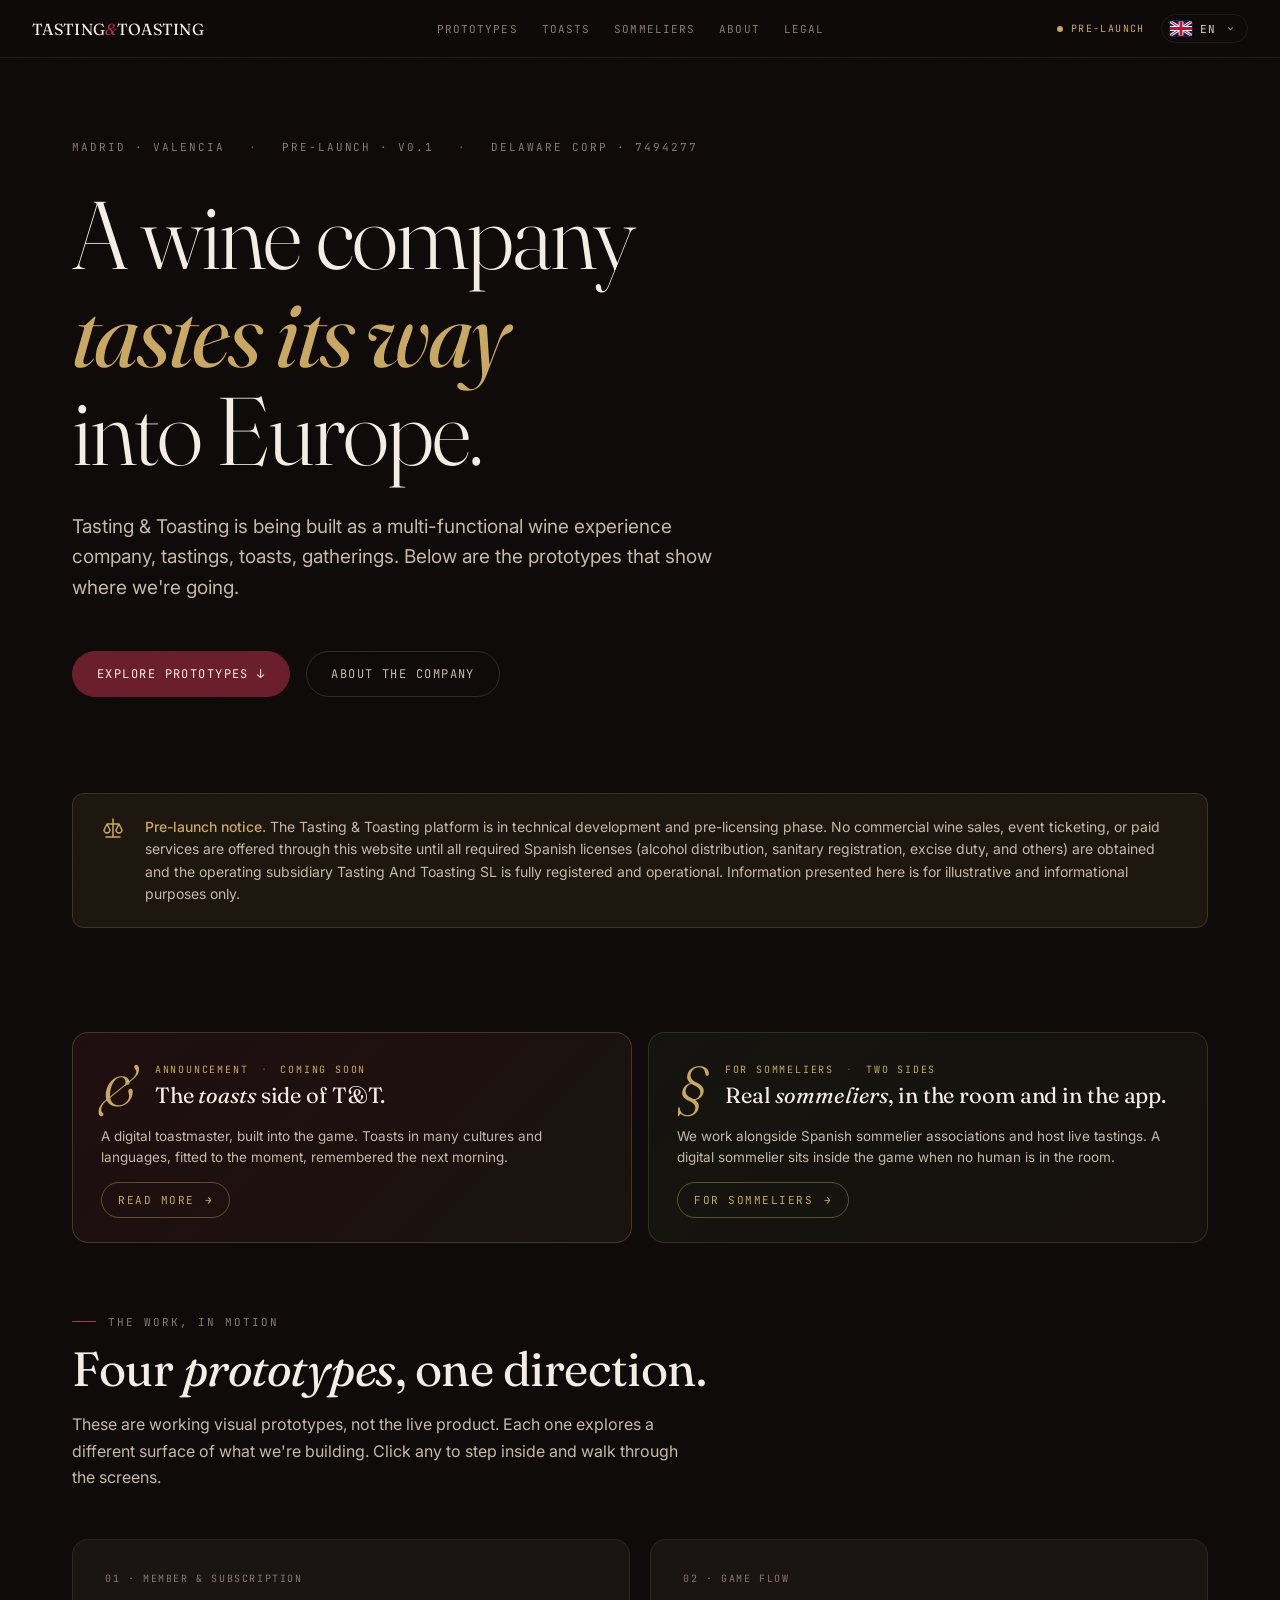
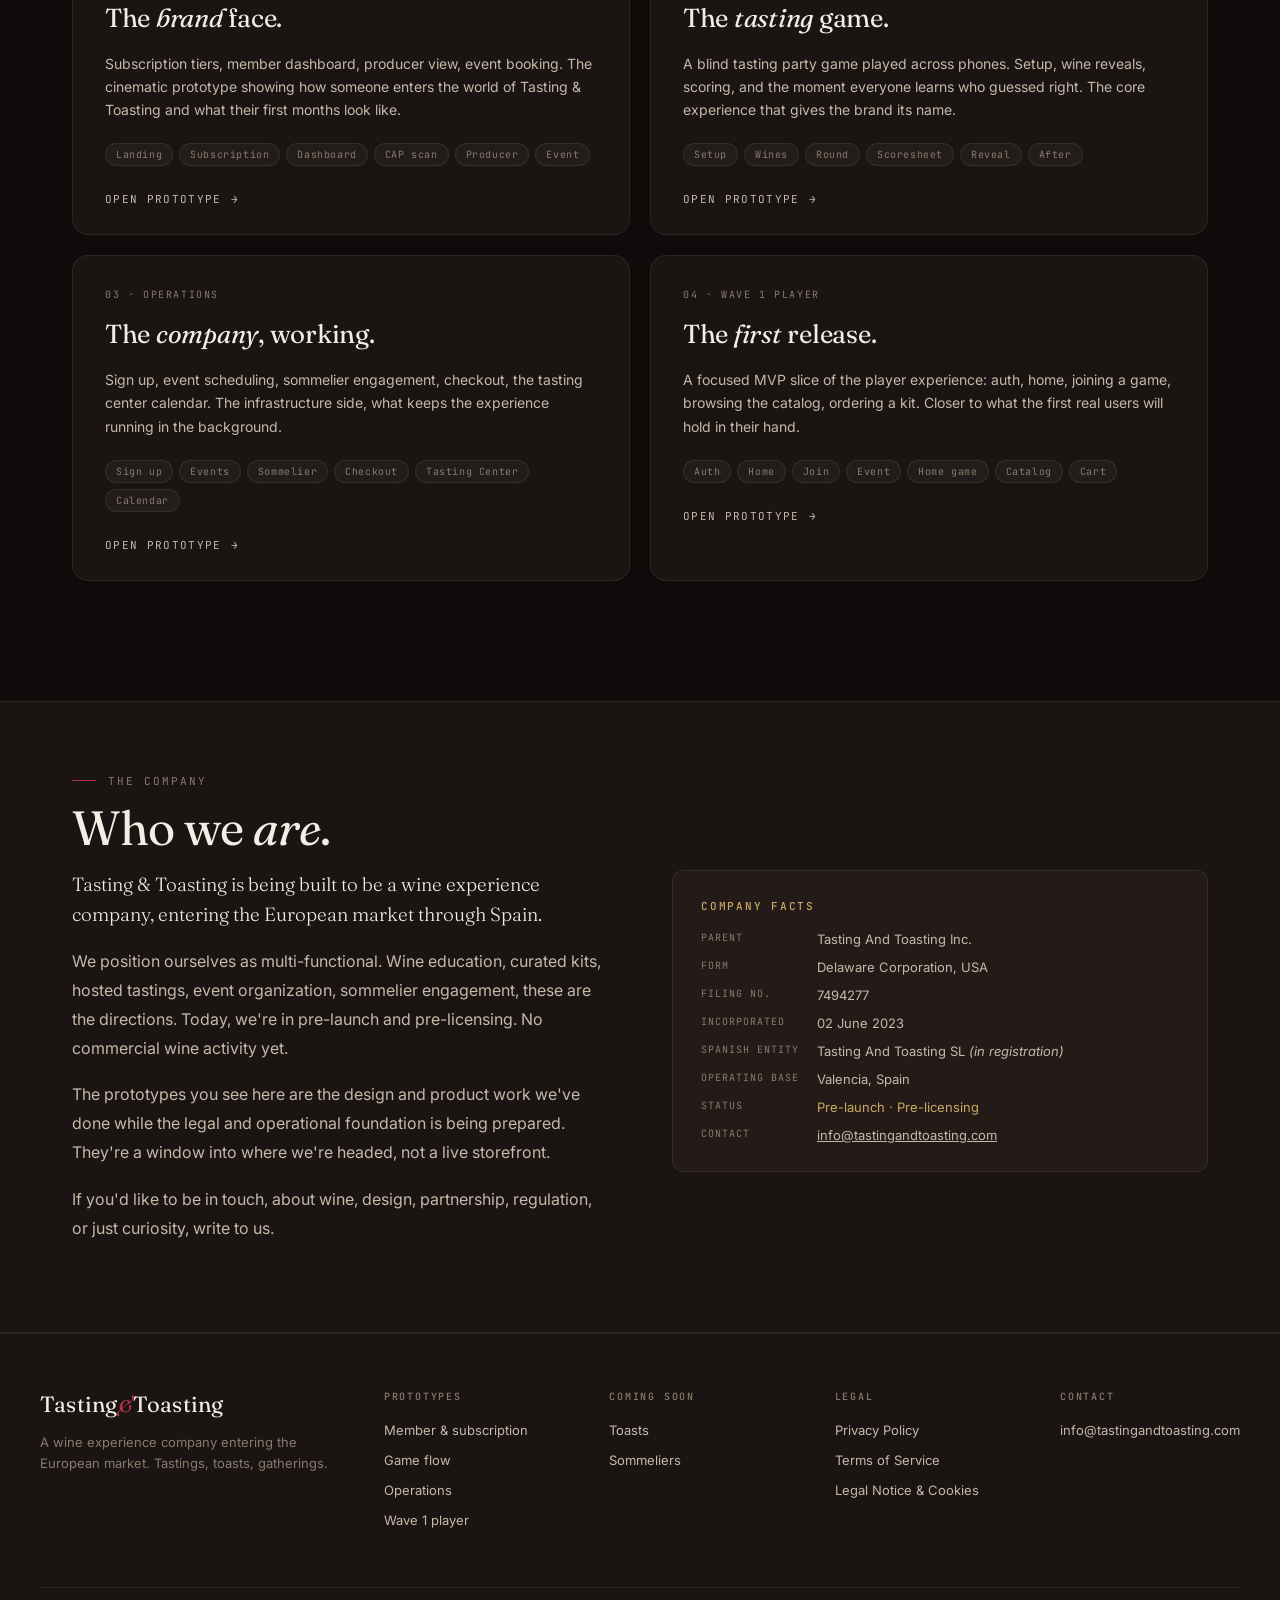
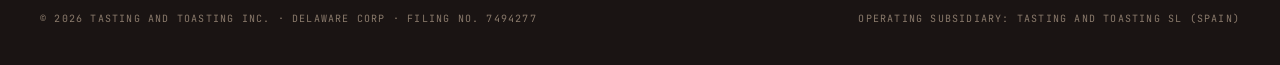
<file: index.html>
<!DOCTYPE html>
<html lang="en">
<head>
<meta charset="UTF-8">
<meta name="viewport" content="width=device-width, initial-scale=1.0">
<title>Tasting & Toasting, Wine experiences in Spain</title>
<meta name="description" content="Tasting & Toasting is a wine experience company entering the European market, tastings, toasts, gatherings. Currently in pre-launch.">
<link rel="preconnect" href="https://fonts.googleapis.com">
<link rel="preconnect" href="https://fonts.gstatic.com" crossorigin>
<link href="https://fonts.googleapis.com/css2?family=Fraunces:opsz,wght@9..144,300;9..144,400;9..144,500;9..144,600;9..144,700&family=JetBrains+Mono:wght@300;400;500&family=Inter:wght@300;400;500;600&display=swap" rel="stylesheet">
<link rel="stylesheet" href="assets/i18n.css">
<style>
:root {
  --bg: #0F0B0A;
  --bg-2: #1A1413;
  --bg-3: #241B19;
  --ink: #F4EDE4;
  --ink-2: #C7B8A8;
  --ink-3: #8A7A6B;
  --wine: #6B1E2C;
  --wine-2: #8B2838;
  --wine-bright: #B83246;
  --gold: #C9A961;
  --gold-bright: #E8C77A;
  --green: #4A6B3D;
  --line: rgba(244,237,228,0.08);
  --line-2: rgba(244,237,228,0.15);
}

* { margin: 0; padding: 0; box-sizing: border-box; }
html, body { background: var(--bg); color: var(--ink); font-family: 'Inter', sans-serif; -webkit-font-smoothing: antialiased; }
body { overflow-x: hidden; min-height: 100vh; }
a { color: inherit; text-decoration: none; }
.serif { font-family: 'Fraunces', serif; }
.mono { font-family: 'JetBrains Mono', monospace; }

/* Subtle grain overlay across the whole page */
.page-grain {
  position: fixed; inset: 0; pointer-events: none; z-index: 1;
  background-image: url("data:image/svg+xml;utf8,<svg xmlns='http://www.w3.org/2000/svg' width='200' height='200'><filter id='n'><feTurbulence baseFrequency='0.85' numOctaves='2' /></filter><rect width='200' height='200' filter='url(%23n)' opacity='0.4'/></svg>");
  opacity: 0.04;
  mix-blend-mode: overlay;
}

/* Top bar */
.topbar {
  position: fixed;
  top: 0; left: 0; right: 0;
  background: rgba(15,11,10,0.85);
  backdrop-filter: blur(20px);
  -webkit-backdrop-filter: blur(20px);
  border-bottom: 1px solid var(--line);
  z-index: 100;
  padding: 14px 32px;
  display: flex;
  align-items: center;
  justify-content: space-between;
  gap: 24px;
}
.topbar-brand {
  font-family: 'Fraunces', serif;
  font-size: 16px;
  letter-spacing: 0.02em;
}
.topbar-brand .amp { color: var(--wine-bright); font-style: italic; font-weight: 400; }
.topbar-links { display: flex; gap: 24px; align-items: center; }
.topbar-links a {
  font-family: 'JetBrains Mono', monospace;
  font-size: 11px;
  letter-spacing: 0.1em;
  text-transform: uppercase;
  color: var(--ink-3);
  transition: color 0.2s ease;
}
.topbar-links a:hover { color: var(--ink); }
.topbar-status {
  display: flex; align-items: center; gap: 8px;
  font-family: 'JetBrains Mono', monospace;
  font-size: 10px;
  text-transform: uppercase;
  letter-spacing: 0.14em;
  color: var(--gold);
}
.topbar-status::before {
  content: '';
  width: 6px; height: 6px;
  background: var(--gold);
  border-radius: 50%;
  animation: pulse 2s ease-in-out infinite;
}
.topbar-right { display: flex; align-items: center; gap: 16px; }
@media (max-width: 640px) {
  .topbar-right .topbar-status { display: none; }
}
@keyframes pulse {
  0%, 100% { opacity: 0.5; }
  50% { opacity: 1; }
}

/* HERO */
.hero {
  position: relative;
  padding: 140px 32px 96px;
  max-width: 1200px;
  margin: 0 auto;
  z-index: 2;
}
.hero-meta {
  font-family: 'JetBrains Mono', monospace;
  font-size: 11px;
  text-transform: uppercase;
  letter-spacing: 0.18em;
  color: var(--ink-3);
  margin-bottom: 32px;
  display: flex;
  gap: 24px;
  flex-wrap: wrap;
}
.hero-meta .dot { color: var(--wine-bright); }
.hero-headline {
  font-family: 'Fraunces', serif;
  font-weight: 300;
  font-size: clamp(48px, 8vw, 96px);
  line-height: 1.02;
  letter-spacing: -0.02em;
  margin-bottom: 32px;
  max-width: 1000px;
}
.hero-headline .em {
  font-style: italic;
  font-weight: 400;
  color: var(--gold);
}
.hero-headline .amp {
  color: var(--wine-bright);
  font-style: italic;
  font-weight: 400;
}
.hero-sub {
  font-family: 'Inter', sans-serif;
  font-size: clamp(16px, 1.5vw, 19px);
  line-height: 1.6;
  color: var(--ink-2);
  max-width: 640px;
  margin-bottom: 48px;
}
.hero-actions {
  display: flex;
  gap: 16px;
  flex-wrap: wrap;
}
.hero-btn {
  display: inline-flex;
  align-items: center;
  gap: 8px;
  padding: 14px 24px;
  font-family: 'JetBrains Mono', monospace;
  font-size: 12px;
  text-transform: uppercase;
  letter-spacing: 0.12em;
  border-radius: 999px;
  transition: all 0.25s ease;
  cursor: pointer;
  border: 1px solid;
}
.hero-btn-primary {
  background: var(--wine);
  color: var(--ink);
  border-color: var(--wine);
}
.hero-btn-primary:hover {
  background: var(--wine-bright);
  border-color: var(--wine-bright);
  transform: translateY(-1px);
}
.hero-btn-ghost {
  background: transparent;
  color: var(--ink-2);
  border-color: var(--line-2);
}
.hero-btn-ghost:hover {
  color: var(--ink);
  border-color: var(--ink-3);
}

/* Pre-launch banner */
.banner {
  max-width: 1200px;
  margin: 0 auto 80px;
  padding: 0 32px;
  position: relative;
  z-index: 2;
}
.banner-inner {
  background: rgba(201, 169, 97, 0.08);
  border: 1px solid rgba(201, 169, 97, 0.2);
  border-radius: 12px;
  padding: 22px 28px;
  display: flex;
  gap: 20px;
  align-items: flex-start;
}
.banner-icon {
  flex-shrink: 0;
  width: 24px;
  height: 24px;
  color: var(--gold);
}
.banner-icon svg { width: 100%; height: 100%; display: block; }
.banner-text { color: var(--ink-2); font-size: 14px; line-height: 1.6; }
.banner-text strong { color: var(--gold); font-weight: 500; }

/* PROTOTYPES SECTION */
.section {
  max-width: 1200px;
  margin: 0 auto;
  padding: 72px 32px;
  position: relative;
  z-index: 2;
}
.section-label {
  font-family: 'JetBrains Mono', monospace;
  font-size: 11px;
  text-transform: uppercase;
  letter-spacing: 0.18em;
  color: var(--ink-3);
  margin-bottom: 14px;
  display: flex;
  align-items: center;
  gap: 12px;
}
.section-label::before {
  content: '';
  width: 24px;
  height: 1px;
  background: var(--wine-bright);
}
.section-title {
  font-family: 'Fraunces', serif;
  font-weight: 400;
  font-size: clamp(32px, 4.5vw, 48px);
  line-height: 1.1;
  letter-spacing: -0.01em;
  margin-bottom: 16px;
}
.section-title .em { font-style: italic; color: var(--gold); }
.section-intro {
  font-size: 16px;
  line-height: 1.65;
  color: var(--ink-2);
  max-width: 620px;
  margin-bottom: 48px;
}

/* Prototype cards */
.proto-grid {
  display: grid;
  grid-template-columns: repeat(2, 1fr);
  gap: 20px;
}
.proto-card {
  background: var(--bg-2);
  border: 1px solid var(--line);
  border-radius: 16px;
  padding: 32px 32px 28px;
  display: flex;
  flex-direction: column;
  gap: 18px;
  transition: all 0.25s ease;
  position: relative;
  overflow: hidden;
  cursor: pointer;
}
.proto-card::before {
  content: '';
  position: absolute;
  top: 0; left: 0; right: 0;
  height: 2px;
  background: linear-gradient(90deg, transparent, var(--wine-bright), transparent);
  opacity: 0;
  transition: opacity 0.25s ease;
}
.proto-card:hover {
  border-color: var(--line-2);
  background: var(--bg-3);
  transform: translateY(-2px);
}
.proto-card:hover::before { opacity: 1; }

.proto-card-meta {
  font-family: 'JetBrains Mono', monospace;
  font-size: 10px;
  text-transform: uppercase;
  letter-spacing: 0.16em;
  color: var(--ink-3);
}
.proto-card-meta .num { color: var(--gold); }
.proto-card h3 {
  font-family: 'Fraunces', serif;
  font-weight: 400;
  font-size: 26px;
  line-height: 1.2;
  letter-spacing: -0.01em;
  color: var(--ink);
}
.proto-card h3 .em { font-style: italic; color: var(--gold); }
.proto-card p {
  font-size: 14px;
  line-height: 1.65;
  color: var(--ink-2);
}
.proto-card-screens {
  display: flex;
  flex-wrap: wrap;
  gap: 6px;
  margin-top: 4px;
}
.proto-card-screens .chip {
  font-family: 'JetBrains Mono', monospace;
  font-size: 10px;
  letter-spacing: 0.06em;
  padding: 4px 10px;
  background: rgba(244,237,228,0.04);
  border: 1px solid var(--line);
  border-radius: 999px;
  color: var(--ink-3);
}
.proto-card-cta {
  display: flex;
  align-items: center;
  gap: 10px;
  margin-top: 8px;
  font-family: 'JetBrains Mono', monospace;
  font-size: 11px;
  text-transform: uppercase;
  letter-spacing: 0.12em;
  color: var(--ink-2);
  transition: color 0.25s ease, gap 0.25s ease;
}
.proto-card:hover .proto-card-cta {
  color: var(--gold);
  gap: 14px;
}

/* About section */
.about {
  background: var(--bg-2);
  border-top: 1px solid var(--line);
  border-bottom: 1px solid var(--line);
  margin-top: 48px;
}
.about-grid {
  display: grid;
  grid-template-columns: 1fr 1fr;
  gap: 64px;
  align-items: start;
}
.about-text p {
  font-size: 16px;
  line-height: 1.8;
  color: var(--ink-2);
  margin-bottom: 18px;
}
.about-text p:first-of-type {
  font-size: 19px;
  color: var(--ink);
  font-family: 'Fraunces', serif;
  font-weight: 300;
  line-height: 1.55;
}
.about-card {
  background: var(--bg-3);
  border: 1px solid var(--line);
  border-radius: 12px;
  padding: 28px;
}
.about-card h4 {
  font-family: 'JetBrains Mono', monospace;
  font-size: 11px;
  font-weight: 500;
  text-transform: uppercase;
  letter-spacing: 0.16em;
  color: var(--gold);
  margin-bottom: 18px;
}
.about-card dl {
  display: grid;
  grid-template-columns: max-content 1fr;
  gap: 12px 18px;
  font-size: 13px;
}
.about-card dt {
  font-family: 'JetBrains Mono', monospace;
  text-transform: uppercase;
  font-size: 10px;
  letter-spacing: 0.1em;
  color: var(--ink-3);
}
.about-card dd { color: var(--ink-2); }

/* Footer (same as injected into prototypes, kept inline for index since no inject) */
.tt-footer {
  background: var(--bg-2);
  border-top: 1px solid var(--line);
  padding: 56px 32px 40px;
  margin-top: 0;
  font-family: 'Inter', sans-serif;
  color: var(--ink-3);
  position: relative;
  z-index: 2;
}
.tt-footer-inner {
  max-width: 1200px;
  margin: 0 auto;
  display: grid;
  grid-template-columns: 1.5fr 0.9fr 0.9fr 0.9fr 0.9fr;
  gap: 48px;
}
.tt-footer-brand {
  font-family: 'Fraunces', serif;
  font-size: 22px;
  color: var(--ink);
  margin-bottom: 14px;
  letter-spacing: 0.01em;
}
.tt-footer-brand .amp { color: var(--wine-bright); font-style: italic; font-weight: 400; }
.tt-footer-tagline { font-size: 13px; line-height: 1.6; color: var(--ink-3); max-width: 320px; }
.tt-footer-col h4 {
  font-family: 'JetBrains Mono', monospace;
  font-size: 10px;
  font-weight: 500;
  text-transform: uppercase;
  letter-spacing: 0.18em;
  color: var(--ink-3);
  margin-bottom: 16px;
}
.tt-footer-col ul { list-style: none; }
.tt-footer-col li { margin-bottom: 10px; }
.tt-footer-col a {
  color: var(--ink-2);
  font-size: 13px;
  transition: color 0.2s ease;
}
.tt-footer-col a:hover { color: var(--gold); }
.tt-footer-bottom {
  max-width: 1200px;
  margin: 48px auto 0;
  padding-top: 24px;
  border-top: 1px solid var(--line);
  display: flex;
  justify-content: space-between;
  flex-wrap: wrap;
  gap: 16px;
  font-family: 'JetBrains Mono', monospace;
  font-size: 10px;
  text-transform: uppercase;
  letter-spacing: 0.12em;
  color: var(--ink-3);
}

/* Responsive */
@media (max-width: 900px) {
  .topbar { padding: 12px 20px; }
  .topbar-links { display: none; }
  .hero { padding: 120px 20px 64px; }
  .banner { padding: 0 20px; margin-bottom: 56px; }
  .section { padding: 56px 20px; }
  .proto-grid { grid-template-columns: 1fr; }
  .about-grid { grid-template-columns: 1fr; gap: 32px; }
  .tt-footer-inner { grid-template-columns: 1fr 1fr; }
  .tt-footer-bottom { flex-direction: column; }
}
@media (max-width: 600px) {
  .tt-footer-inner { grid-template-columns: 1fr; gap: 32px; }
  .tt-footer { padding: 40px 20px 32px; }
}
/* Announcement insert (toasts + sommeliers, two-up) */
.announcements {
  max-width: 1200px;
  margin: 0 auto;
  padding: 24px 32px 0;
  position: relative;
  z-index: 2;
  display: grid;
  grid-template-columns: 1fr 1fr;
  gap: 16px;
}
.announcement-card {
  position: relative;
  display: flex;
  flex-direction: column;
  gap: 14px;
  padding: 28px 28px 24px;
  background: linear-gradient(135deg, rgba(107, 30, 44, 0.18), rgba(201, 169, 97, 0.06));
  border: 1px solid rgba(201, 169, 97, 0.25);
  border-radius: 16px;
  text-decoration: none;
  color: var(--ink);
  overflow: hidden;
  transition: all 0.3s ease;
}
.announcement-card.alt {
  background: linear-gradient(135deg, rgba(74, 107, 61, 0.10), rgba(201, 169, 97, 0.04));
  border-color: rgba(201, 169, 97, 0.18);
}
.announcement-card::before {
  content: '';
  position: absolute;
  top: 0; left: 0; right: 0;
  height: 2px;
  background: linear-gradient(90deg, transparent, var(--gold), transparent);
  opacity: 0;
  transition: opacity 0.3s ease;
}
.announcement-card:hover {
  border-color: var(--gold);
  background: linear-gradient(135deg, rgba(107, 30, 44, 0.28), rgba(201, 169, 97, 0.10));
  transform: translateY(-2px);
}
.announcement-card.alt:hover {
  background: linear-gradient(135deg, rgba(74, 107, 61, 0.16), rgba(201, 169, 97, 0.08));
}
.announcement-card:hover::before { opacity: 1; }

.announcement-top {
  display: grid;
  grid-template-columns: auto 1fr;
  gap: 20px;
  align-items: center;
}
.announcement-mark {
  font-family: 'Fraunces', serif;
  font-style: italic;
  font-weight: 300;
  font-size: 56px;
  line-height: 0.9;
  color: var(--gold);
  flex-shrink: 0;
  letter-spacing: -0.02em;
}
.announcement-eyebrow {
  font-family: 'JetBrains Mono', monospace;
  font-size: 10px;
  text-transform: uppercase;
  letter-spacing: 0.18em;
  color: var(--gold);
  display: flex;
  gap: 12px;
  align-items: center;
  margin-bottom: 6px;
}
.announcement-eyebrow .dot { color: var(--wine-bright); }
.announcement-title {
  font-family: 'Fraunces', serif;
  font-weight: 400;
  font-size: clamp(19px, 2vw, 22px);
  line-height: 1.25;
  letter-spacing: -0.005em;
  color: var(--ink);
}
.announcement-title .em { font-style: italic; color: var(--gold); }
.announcement-title .amp { color: var(--wine-bright); font-style: italic; font-weight: 400; }
.announcement-sub {
  font-size: 13.5px;
  line-height: 1.55;
  color: var(--ink-2);
}

.announcement-cta {
  font-family: 'JetBrains Mono', monospace;
  font-size: 11px;
  text-transform: uppercase;
  letter-spacing: 0.14em;
  color: var(--gold);
  display: inline-flex;
  align-items: center;
  gap: 10px;
  padding: 10px 16px;
  border: 1px solid rgba(201, 169, 97, 0.4);
  border-radius: 999px;
  white-space: nowrap;
  transition: all 0.25s ease;
  align-self: flex-start;
  margin-top: auto;
}
.announcement-card:hover .announcement-cta {
  background: var(--gold);
  color: var(--bg);
  border-color: var(--gold);
  gap: 14px;
}
@media (max-width: 880px) {
  .announcements { grid-template-columns: 1fr; }
}
@media (max-width: 600px) {
  .announcement-top { grid-template-columns: 1fr; gap: 8px; }
  .announcement-mark { font-size: 44px; }
}

</style>
</head>
<body>
<div class="page-grain"></div>

<!-- Flag sprite inline (4KB, used by language switcher) -->
<svg xmlns="http://www.w3.org/2000/svg" style="display:none;" aria-hidden="true">
  <!-- All flags use a 3:2 aspect ratio (60x40 viewBox) for consistency. -->

  <!-- ENGLISH (UK Union Jack) -->
  <symbol id="flag-en" viewBox="0 0 60 40">
    <rect width="60" height="40" fill="#012169"/>
    <!-- White diagonals (St Andrew + St Patrick base) -->
    <path d="M0,0 L60,40 M60,0 L0,40" stroke="#fff" stroke-width="8"/>
    <!-- Red diagonals (St Patrick) -->
    <path d="M0,0 L60,40 M60,0 L0,40" stroke="#C8102E" stroke-width="3" clip-path="url(#stp-clip)"/>
    <!-- Big white cross (St George base) -->
    <path d="M30,0 V40 M0,20 H60" stroke="#fff" stroke-width="13"/>
    <!-- Big red cross (St George) -->
    <path d="M30,0 V40 M0,20 H60" stroke="#C8102E" stroke-width="8"/>
    <defs>
      <clipPath id="stp-clip">
        <polygon points="0,0 30,0 0,20"/>
        <polygon points="60,0 30,0 60,20"/>
        <polygon points="60,40 30,40 60,20"/>
        <polygon points="0,40 30,40 0,20"/>
      </clipPath>
    </defs>
  </symbol>

  <!-- FRENCH (tricolore: bleu blanc rouge) -->
  <symbol id="flag-fr" viewBox="0 0 60 40">
    <rect width="20" height="40" x="0" fill="#0055A4"/>
    <rect width="20" height="40" x="20" fill="#FFFFFF"/>
    <rect width="20" height="40" x="40" fill="#EF4135"/>
  </symbol>

  <!-- RUSSIAN (white-blue-red horizontal) -->
  <symbol id="flag-ru" viewBox="0 0 60 40">
    <rect width="60" height="13.33" y="0" fill="#FFFFFF"/>
    <rect width="60" height="13.33" y="13.33" fill="#0039A6"/>
    <rect width="60" height="13.34" y="26.66" fill="#D52B1E"/>
  </symbol>

  <!-- SPANISH (rojo-amarillo-rojo with simplified coat placeholder) -->
  <symbol id="flag-es" viewBox="0 0 60 40">
    <rect width="60" height="10" y="0" fill="#AA151B"/>
    <rect width="60" height="20" y="10" fill="#F1BF00"/>
    <rect width="60" height="10" y="30" fill="#AA151B"/>
    <!-- Simplified coat as small marker (placed off-center as in real flag) -->
    <g transform="translate(18,15)">
      <rect width="8" height="10" fill="#AD1519" opacity="0.85" rx="1"/>
      <rect width="8" height="10" fill="none" stroke="#C7B37F" stroke-width="0.4"/>
    </g>
  </symbol>

  <!-- UKRAINIAN (blue top, yellow bottom) -->
  <symbol id="flag-uk" viewBox="0 0 60 40">
    <rect width="60" height="20" y="0" fill="#0057B7"/>
    <rect width="60" height="20" y="20" fill="#FFD700"/>
  </symbol>

  <!-- ITALIAN (verde bianco rosso) -->
  <symbol id="flag-it" viewBox="0 0 60 40">
    <rect width="20" height="40" x="0" fill="#009246"/>
    <rect width="20" height="40" x="20" fill="#FFFFFF"/>
    <rect width="20" height="40" x="40" fill="#CE2B37"/>
  </symbol>

  <!-- GERMAN (schwarz-rot-gold horizontal) -->
  <symbol id="flag-de" viewBox="0 0 60 40">
    <rect width="60" height="13.33" y="0" fill="#000000"/>
    <rect width="60" height="13.33" y="13.33" fill="#DD0000"/>
    <rect width="60" height="13.34" y="26.66" fill="#FFCE00"/>
  </symbol>

  <!-- HEBREW / Israel (white with two blue stripes and Star of David) -->
  <symbol id="flag-he" viewBox="0 0 60 40">
    <rect width="60" height="40" fill="#FFFFFF"/>
    <rect width="60" height="4.5" y="5" fill="#0038B8"/>
    <rect width="60" height="4.5" y="30.5" fill="#0038B8"/>
    <!-- Star of David (two overlapping triangles) -->
    <g transform="translate(30,20)" stroke="#0038B8" stroke-width="1.2" fill="none">
      <polygon points="0,-7 6.06,3.5 -6.06,3.5"/>
      <polygon points="0,7 6.06,-3.5 -6.06,-3.5"/>
    </g>
  </symbol>

  <!-- PORTUGUESE (verde 2/5 + vermelho 3/5, simplified shield in middle) -->
  <symbol id="flag-pt" viewBox="0 0 60 40">
    <rect width="24" height="40" x="0" fill="#046A38"/>
    <rect width="36" height="40" x="24" fill="#DA291C"/>
    <!-- Armillary sphere placeholder (simple ring) at the join -->
    <g transform="translate(24,20)">
      <circle r="6" fill="#FFE000" stroke="#000" stroke-width="0.4"/>
      <circle r="6" fill="none" stroke="#FFFFFF" stroke-width="0.4"/>
      <rect x="-4" y="-3" width="8" height="6" fill="#FFFFFF" stroke="#C8102E" stroke-width="0.5"/>
    </g>
  </symbol>
</svg>


<header class="topbar">
  <div class="topbar-brand">TASTING<span class="amp">&</span>TOASTING</div>
  <div class="topbar-links">
    <a href="#prototypes" data-i18n="topbar.prototypes">Prototypes</a>
    <a href="toasts.html" data-i18n="topbar.toasts">Toasts</a>
    <a href="sommeliers.html" data-i18n="topbar.sommeliers">Sommeliers</a>
    <a href="#about" data-i18n="topbar.about">About</a>
    <a href="legal.html" data-i18n="topbar.legal">Legal</a>
  </div>
  <div class="topbar-right">
    <div class="topbar-status" data-i18n="topbar.status_prelaunch">Pre-launch</div>
    <div class="lang-switcher">
      <button class="lang-trigger" type="button" aria-label="Select language" aria-expanded="false">
        <svg class="flag" viewBox="0 0 60 40"><use href="#flag-en"/></svg>
        <span class="lang-trigger-code">EN</span>
        <svg class="lang-chev" viewBox="0 0 12 12" fill="none" stroke="currentColor" stroke-width="1.5"><path d="M3 4.5l3 3 3-3"/></svg>
      </button>
      <div class="lang-menu" role="menu">
        <button class="lang-item" data-lang="en" role="menuitem"><svg class="flag" viewBox="0 0 60 40"><use href="#flag-en"/></svg><span class="lang-native">English</span><span class="lang-code">EN</span></button>
        <button class="lang-item" data-lang="fr" role="menuitem"><svg class="flag" viewBox="0 0 60 40"><use href="#flag-fr"/></svg><span class="lang-native">Français</span><span class="lang-code">FR</span></button>
        <button class="lang-item" data-lang="ru" role="menuitem"><svg class="flag" viewBox="0 0 60 40"><use href="#flag-ru"/></svg><span class="lang-native">Русский</span><span class="lang-code">RU</span></button>
        <button class="lang-item" data-lang="es" role="menuitem"><svg class="flag" viewBox="0 0 60 40"><use href="#flag-es"/></svg><span class="lang-native">Español</span><span class="lang-code">ES</span></button>
        <button class="lang-item" data-lang="uk" role="menuitem"><svg class="flag" viewBox="0 0 60 40"><use href="#flag-uk"/></svg><span class="lang-native">Українська</span><span class="lang-code">UK</span></button>
        <button class="lang-item" data-lang="it" role="menuitem"><svg class="flag" viewBox="0 0 60 40"><use href="#flag-it"/></svg><span class="lang-native">Italiano</span><span class="lang-code">IT</span></button>
        <button class="lang-item" data-lang="de" role="menuitem"><svg class="flag" viewBox="0 0 60 40"><use href="#flag-de"/></svg><span class="lang-native">Deutsch</span><span class="lang-code">DE</span></button>
        <button class="lang-item" data-lang="he" role="menuitem"><svg class="flag" viewBox="0 0 60 40"><use href="#flag-he"/></svg><span class="lang-native">עברית</span><span class="lang-code">HE</span></button>
        <button class="lang-item" data-lang="pt" role="menuitem"><svg class="flag" viewBox="0 0 60 40"><use href="#flag-pt"/></svg><span class="lang-native">Português</span><span class="lang-code">PT</span></button>
      </div>
    </div>
  </div>
</header>



<section class="hero">
  <div class="hero-meta">
    <span data-i18n="index.hero.meta_madrid">Madrid · Valencia</span>
    <span class="dot">·</span>
    <span data-i18n="index.hero.meta_prelaunch">Pre-launch · v0.1</span>
    <span class="dot">·</span>
    <span data-i18n="index.hero.meta_corp">Delaware Corp · 7494277</span>
  </div>
  <h1 class="hero-headline">
    <span data-i18n="index.hero.title_line1">A wine company</span><br>
    <span class="em" data-i18n="index.hero.title_em">tastes its way</span><br>
    <span data-i18n="index.hero.title_line3">into Europe.</span>
  </h1>
  <p class="hero-sub" data-i18n="index.hero.sub">
    Tasting <span class="serif" style="font-style:italic; color: var(--wine-bright);">&amp;</span> Toasting is being built as a multi-functional wine experience company, tastings, toasts, gatherings. Below are the prototypes that show where we&rsquo;re going.
  </p>
  <div class="hero-actions">
    <a href="#prototypes" class="hero-btn hero-btn-primary"><span data-i18n="index.hero.btn_explore">Explore prototypes</span> <span>↓</span></a>
    <a href="#about" class="hero-btn hero-btn-ghost" data-i18n="index.hero.btn_about">About the company</a>
  </div>
</section>

<div class="banner">
  <div class="banner-inner">
    <div class="banner-icon"><svg viewBox="0 0 24 24" fill="none" stroke="currentColor" stroke-width="1.5" stroke-linecap="round" stroke-linejoin="round" aria-hidden="true"><path d="M12 3v18M5 21h14M6 8h12M3 14l3-6 3 6c0 1.5-1.34 3-3 3s-3-1.5-3-3zM15 14l3-6 3 6c0 1.5-1.34 3-3 3s-3-1.5-3-3z"/></svg></div>
    <div class="banner-text">
      <strong data-i18n="index.banner.notice">Pre-launch notice.</strong> <span data-i18n="index.banner.body">The Tasting &amp; Toasting platform is in technical development and pre-licensing phase. No commercial wine sales, event ticketing, or paid services are offered through this website until all required Spanish licenses (alcohol distribution, sanitary registration, excise duty, and others) are obtained and the operating subsidiary <em>Tasting And Toasting SL</em> is fully registered and operational. Information presented here is for illustrative and informational purposes only.</span>
    </div>
  </div>
</div>

<!-- ANNOUNCEMENTS: Toasts + Sommeliers -->
<aside class="announcements">
  <a class="announcement-card" href="toasts.html">
    <div class="announcement-top">
      <div class="announcement-mark">&amp;</div>
      <div>
        <div class="announcement-eyebrow">
          <span data-i18n="index.ann.toasts.eyebrow_announcement">Announcement</span>
          <span class="dot">·</span>
          <span data-i18n="index.ann.toasts.eyebrow_coming">Coming soon</span>
        </div>
        <div class="announcement-title" data-i18n="index.ann.toasts.title">
          The <span class="em">toasts</span> side of T<span class="amp">&amp;</span>T.
        </div>
      </div>
    </div>
    <div class="announcement-sub" data-i18n="index.ann.toasts.sub">
      A digital toastmaster, built into the game. Toasts in many cultures and languages, fitted to the moment, remembered the next morning.
    </div>
    <span class="announcement-cta"><span data-i18n="index.ann.toasts.cta">Read more</span> <span>→</span></span>
  </a>

  <a class="announcement-card alt" href="sommeliers.html">
    <div class="announcement-top">
      <div class="announcement-mark">§</div>
      <div>
        <div class="announcement-eyebrow">
          <span data-i18n="index.ann.somm.eyebrow_for">For sommeliers</span>
          <span class="dot">·</span>
          <span data-i18n="index.ann.somm.eyebrow_two">Two sides</span>
        </div>
        <div class="announcement-title" data-i18n="index.ann.somm.title">
          Real <span class="em">sommeliers</span>, in the room and in the app.
        </div>
      </div>
    </div>
    <div class="announcement-sub" data-i18n="index.ann.somm.sub">
      We work alongside Spanish sommelier associations and host live tastings. A digital sommelier sits inside the game when no human is in the room.
    </div>
    <span class="announcement-cta"><span data-i18n="index.ann.somm.cta">For sommeliers</span> <span>→</span></span>
  </a>
</aside>

<section class="section" id="prototypes">
  <div class="section-label" data-i18n="index.proto.section_label">The work, in motion</div>
  <h2 class="section-title" data-i18n="index.proto.section_title">Four <span class="em">prototypes</span>, one direction.</h2>
  <p class="section-intro" data-i18n="index.proto.section_intro">
    These are working visual prototypes, not the live product. Each one explores a different surface of what we&rsquo;re building. Click any to step inside and walk through the screens.
  </p>

  <div class="proto-grid">

    <a class="proto-card" href="prototype.html">
      <div class="proto-card-meta" data-i18n="index.proto.card1.meta"><span class="num">01</span> · Member &amp; subscription</div>
      <h3 data-i18n="index.proto.card1.title">The <span class="em">brand</span> face.</h3>
      <p data-i18n="index.proto.card1.desc">Subscription tiers, member dashboard, producer view, event booking. The cinematic prototype showing how someone enters the world of Tasting &amp; Toasting and what their first months look like.</p>
      <div class="proto-card-screens">
        <span class="chip" data-i18n="index.proto.chip.landing">Landing</span>
        <span class="chip" data-i18n="index.proto.chip.subscription">Subscription</span>
        <span class="chip" data-i18n="index.proto.chip.dashboard">Dashboard</span>
        <span class="chip" data-i18n="index.proto.chip.cap_scan">CAP scan</span>
        <span class="chip" data-i18n="index.proto.chip.producer">Producer</span>
        <span class="chip" data-i18n="index.proto.chip.event">Event</span>
      </div>
      <div class="proto-card-cta"><span data-i18n="index.proto.cta_open">Open prototype</span> <span>→</span></div>
    </a>

    <a class="proto-card" href="game-flow.html">
      <div class="proto-card-meta" data-i18n="index.proto.card2.meta"><span class="num">02</span> · Game flow</div>
      <h3 data-i18n="index.proto.card2.title">The <span class="em">tasting</span> game.</h3>
      <p data-i18n="index.proto.card2.desc">A blind tasting party game played across phones. Setup, wine reveals, scoring, and the moment everyone learns who guessed right. The core experience that gives the brand its name.</p>
      <div class="proto-card-screens">
        <span class="chip" data-i18n="index.proto.chip.setup">Setup</span>
        <span class="chip" data-i18n="index.proto.chip.wines">Wines</span>
        <span class="chip" data-i18n="index.proto.chip.round">Round</span>
        <span class="chip" data-i18n="index.proto.chip.scoresheet">Scoresheet</span>
        <span class="chip" data-i18n="index.proto.chip.reveal">Reveal</span>
        <span class="chip" data-i18n="index.proto.chip.after">After</span>
      </div>
      <div class="proto-card-cta"><span data-i18n="index.proto.cta_open">Open prototype</span> <span>→</span></div>
    </a>

    <a class="proto-card" href="operations.html">
      <div class="proto-card-meta" data-i18n="index.proto.card3.meta"><span class="num">03</span> · Operations</div>
      <h3 data-i18n="index.proto.card3.title">The <span class="em">company</span>, working.</h3>
      <p data-i18n="index.proto.card3.desc">Sign up, event scheduling, sommelier engagement, checkout, the tasting center calendar. The infrastructure side, what keeps the experience running in the background.</p>
      <div class="proto-card-screens">
        <span class="chip" data-i18n="index.proto.chip.signup">Sign up</span>
        <span class="chip" data-i18n="index.proto.chip.events">Events</span>
        <span class="chip" data-i18n="index.proto.chip.sommelier">Sommelier</span>
        <span class="chip" data-i18n="index.proto.chip.checkout">Checkout</span>
        <span class="chip" data-i18n="index.proto.chip.tasting_center">Tasting Center</span>
        <span class="chip" data-i18n="index.proto.chip.calendar">Calendar</span>
      </div>
      <div class="proto-card-cta"><span data-i18n="index.proto.cta_open">Open prototype</span> <span>→</span></div>
    </a>

    <a class="proto-card" href="wave1.html">
      <div class="proto-card-meta" data-i18n="index.proto.card4.meta"><span class="num">04</span> · Wave 1 player</div>
      <h3 data-i18n="index.proto.card4.title">The <span class="em">first</span> release.</h3>
      <p data-i18n="index.proto.card4.desc">A focused MVP slice of the player experience: auth, home, joining a game, browsing the catalog, ordering a kit. Closer to what the first real users will hold in their hand.</p>
      <div class="proto-card-screens">
        <span class="chip" data-i18n="index.proto.chip.auth">Auth</span>
        <span class="chip" data-i18n="index.proto.chip.home">Home</span>
        <span class="chip" data-i18n="index.proto.chip.join">Join</span>
        <span class="chip" data-i18n="index.proto.chip.event">Event</span>
        <span class="chip" data-i18n="index.proto.chip.home_game">Home game</span>
        <span class="chip" data-i18n="index.proto.chip.catalog">Catalog</span>
        <span class="chip" data-i18n="index.proto.chip.cart">Cart</span>
      </div>
      <div class="proto-card-cta"><span data-i18n="index.proto.cta_open">Open prototype</span> <span>→</span></div>
    </a>

  </div>
</section>

<section class="about" id="about">
  <div class="section">
    <div class="section-label" data-i18n="index.about.section_label">The company</div>
    <h2 class="section-title" data-i18n="index.about.title">Who we <span class="em">are</span>.</h2>
    <div class="about-grid">
      <div class="about-text">
        <p data-i18n="index.about.p1">Tasting &amp; Toasting is being built to be a wine experience company, entering the European market through Spain.</p>
        <p data-i18n="index.about.p2">We position ourselves as multi-functional. Wine education, curated kits, hosted tastings, event organization, sommelier engagement, these are the directions. Today, we&rsquo;re in pre-launch and pre-licensing. No commercial wine activity yet.</p>
        <p data-i18n="index.about.p3">The prototypes you see here are the design and product work we&rsquo;ve done while the legal and operational foundation is being prepared. They&rsquo;re a window into where we&rsquo;re headed, not a live storefront.</p>
        <p data-i18n="index.about.p4">If you&rsquo;d like to be in touch, about wine, design, partnership, regulation, or just curiosity, write to us.</p>
      </div>
      <div class="about-card">
        <h4 data-i18n="index.about.facts_label">Company facts</h4>
        <dl>
          <dt data-i18n="index.about.facts.parent">Parent</dt>
          <dd>Tasting And Toasting Inc.</dd>
          <dt data-i18n="index.about.facts.form">Form</dt>
          <dd data-i18n="index.about.facts.form_value">Delaware Corporation, USA</dd>
          <dt data-i18n="index.about.facts.filing">Filing No.</dt>
          <dd>7494277</dd>
          <dt data-i18n="index.about.facts.incorporated">Incorporated</dt>
          <dd data-i18n="index.about.facts.incorporated_value">02 June 2023</dd>
          <dt data-i18n="index.about.facts.spanish_entity">Spanish entity</dt>
          <dd data-i18n="index.about.facts.spanish_value">Tasting And Toasting SL <em>(in registration)</em></dd>
          <dt data-i18n="index.about.facts.base">Operating base</dt>
          <dd data-i18n="index.about.facts.base_value">Valencia, Spain</dd>
          <dt data-i18n="index.about.facts.status">Status</dt>
          <dd style="color: var(--gold);" data-i18n="index.about.facts.status_value">Pre-launch · Pre-licensing</dd>
          <dt data-i18n="index.about.facts.contact">Contact</dt>
          <dd><a href="mailto:info@tastingandtoasting.com" style="color: var(--ink-2); text-decoration: underline;">info@tastingandtoasting.com</a></dd>
        </dl>
      </div>
    </div>
  </div>
</section>

<footer class="tt-footer">
  <div class="tt-footer-inner">
    <div class="tt-footer-col">
      <div class="tt-footer-brand">Tasting<span class="amp">&</span>Toasting</div>
      <p class="tt-footer-tagline" data-i18n="footer.tagline">A wine experience company entering the European market. Tastings, toasts, gatherings.</p>
    </div>
    <div class="tt-footer-col">
      <h4 data-i18n="footer.col_prototypes">Prototypes</h4>
      <ul>
        <li><a href="prototype.html" data-i18n="footer.proto_member">Member &amp; subscription</a></li>
        <li><a href="game-flow.html" data-i18n="footer.proto_game">Game flow</a></li>
        <li><a href="operations.html" data-i18n="footer.proto_ops">Operations</a></li>
        <li><a href="wave1.html" data-i18n="footer.proto_wave1">Wave 1 player</a></li>
      </ul>
    </div>
    <div class="tt-footer-col">
      <h4 data-i18n="footer.col_coming_soon">Coming soon</h4>
      <ul>
        <li><a href="toasts.html" data-i18n="topbar.toasts">Toasts</a></li>
        <li><a href="sommeliers.html" data-i18n="topbar.sommeliers">Sommeliers</a></li>
      </ul>
    </div>
    <div class="tt-footer-col">
      <h4 data-i18n="footer.col_legal">Legal</h4>
      <ul>
        <li><a href="privacy.html" data-i18n="footer.legal_privacy">Privacy Policy</a></li>
        <li><a href="terms.html" data-i18n="footer.legal_terms">Terms of Service</a></li>
        <li><a href="legal.html" data-i18n="footer.legal_notice">Legal Notice &amp; Cookies</a></li>
      </ul>
    </div>
    <div class="tt-footer-col">
      <h4 data-i18n="footer.col_contact">Contact</h4>
      <ul>
        <li><a href="mailto:info@tastingandtoasting.com">info@tastingandtoasting.com</a></li>
      </ul>
    </div>
  </div>
  <div class="tt-footer-bottom">
    <span data-i18n="footer.copyright">© 2026 Tasting And Toasting Inc. · Delaware Corp · Filing No. 7494277</span>
    <div class="legal-jurisdictions">
      <span data-i18n="footer.subsidiary">Operating subsidiary: Tasting And Toasting SL (Spain)</span>
    </div>
  </div>
</footer>

<script>
  // Smooth scroll for in-page anchors
  document.querySelectorAll('a[href^="#"]').forEach(a => {
    a.addEventListener('click', e => {
      const id = a.getAttribute('href').slice(1);
      const target = document.getElementById(id);
      if (target) {
        e.preventDefault();
        target.scrollIntoView({ behavior: 'smooth', block: 'start' });
      }
    });
  });
</script>
<script src="assets/i18n.js"></script>
</body>
</html>
</file>
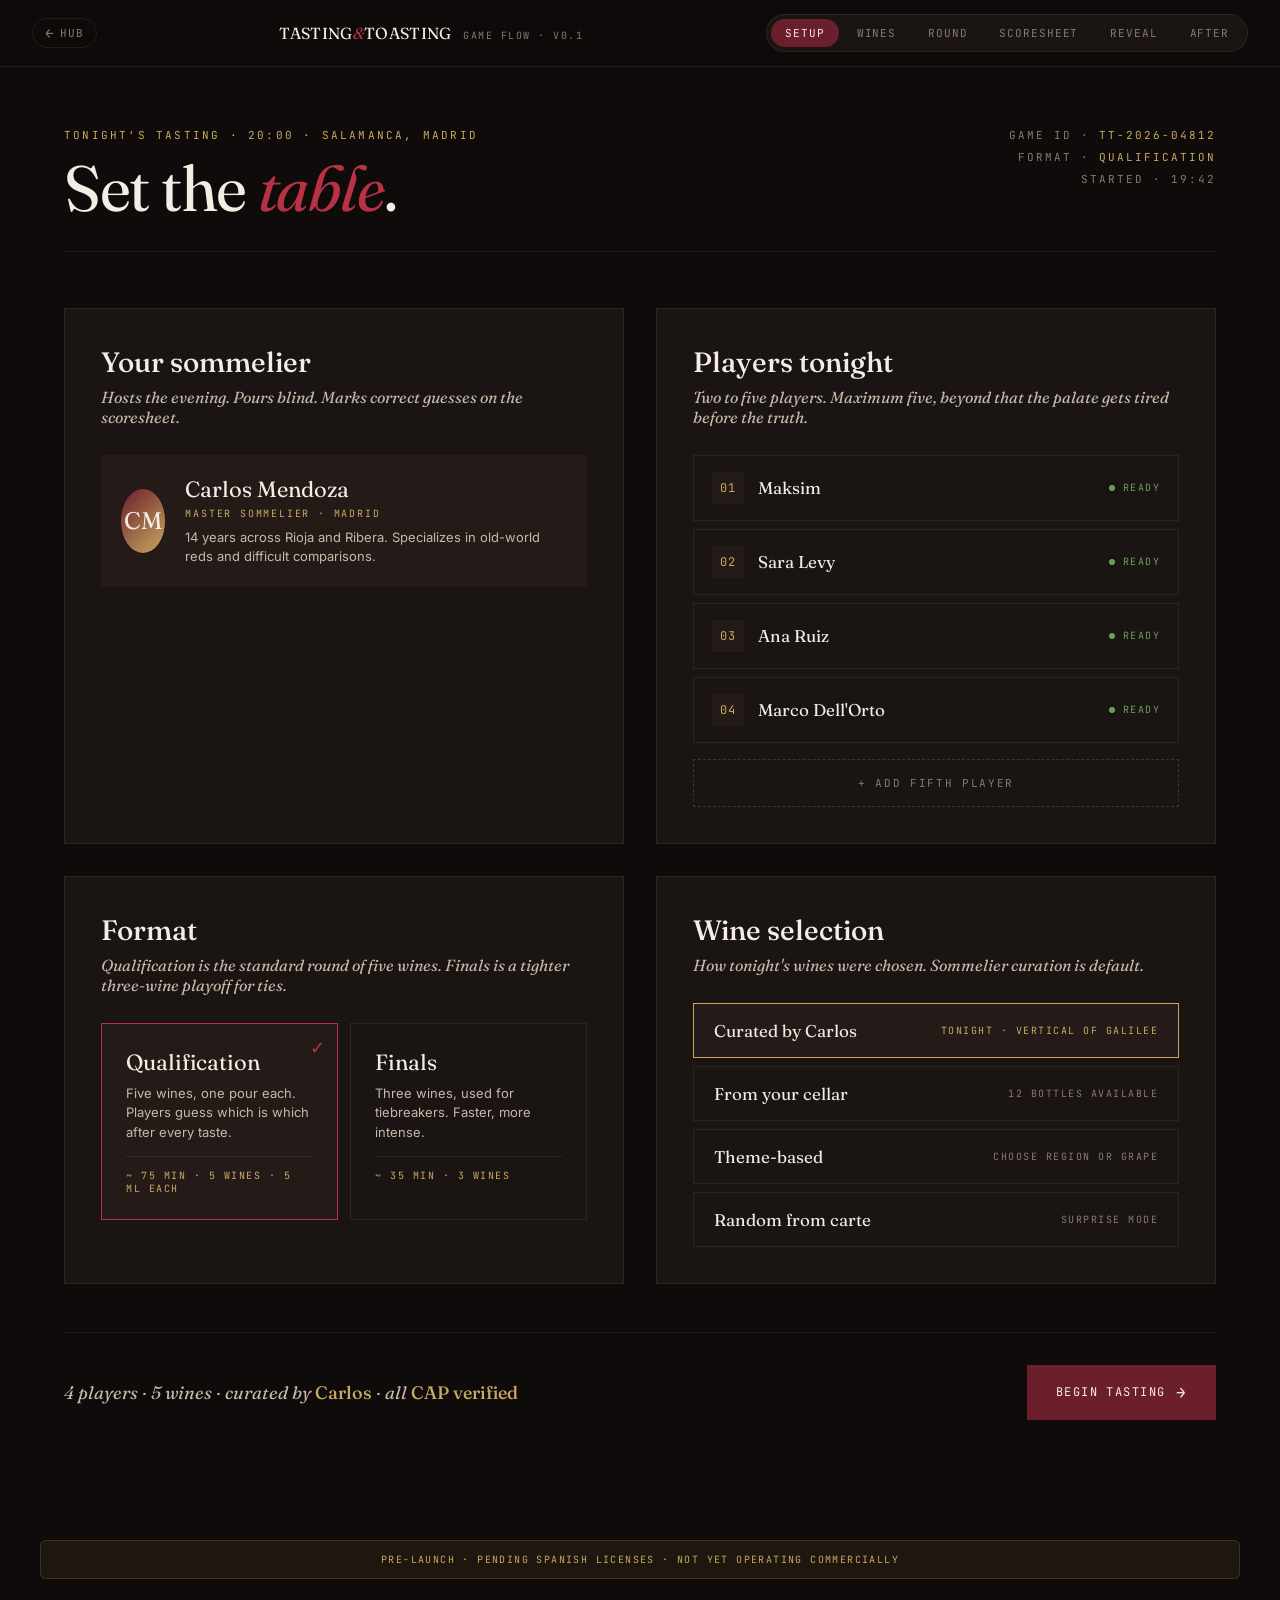
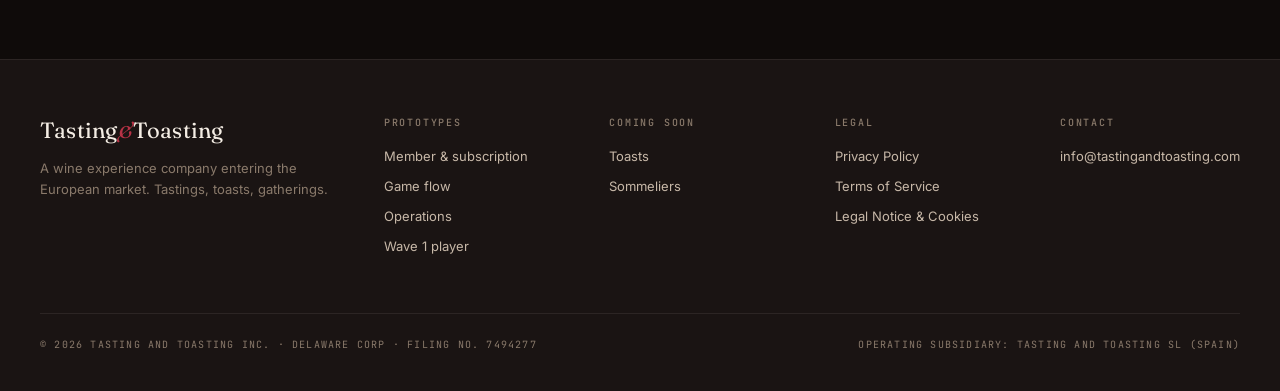
<file: game-flow.html>
<!DOCTYPE html>
<html lang="en">
<head>
<meta charset="UTF-8">
<meta name="viewport" content="width=device-width, initial-scale=1.0">
<title>Tasting & Toasting, Game Flow Prototype</title>
<link rel="preconnect" href="https://fonts.googleapis.com">
<link rel="preconnect" href="https://fonts.gstatic.com" crossorigin>
<link href="https://fonts.googleapis.com/css2?family=Fraunces:opsz,wght@9..144,300;9..144,400;9..144,500;9..144,600;9..144,700&family=JetBrains+Mono:wght@300;400;500&family=Inter:wght@300;400;500;600&display=swap" rel="stylesheet">
<style>
:root {
  --bg: #0F0B0A;
  --bg-2: #1A1413;
  --bg-3: #241B19;
  --bg-4: #2E2320;
  --ink: #F4EDE4;
  --ink-2: #C7B8A8;
  --ink-3: #8A7A6B;
  --wine: #6B1E2C;
  --wine-2: #8B2838;
  --wine-bright: #B83246;
  --gold: #C9A961;
  --gold-bright: #E8C77A;
  --green: #4A6B3D;
  --green-bright: #6B9E58;
  --red: #B83246;
  --line: rgba(244,237,228,0.08);
  --line-2: rgba(244,237,228,0.15);
}

* { margin: 0; padding: 0; box-sizing: border-box; }
html, body { background: var(--bg); color: var(--ink); font-family: 'Inter', sans-serif; -webkit-font-smoothing: antialiased; }
body { overflow-x: hidden; }

.serif { font-family: 'Fraunces', serif; }
.mono { font-family: 'JetBrains Mono', monospace; }

/* ============= NAVIGATION ============= */
.proto-nav {
  position: fixed;
  top: 0; left: 0; right: 0;
  background: rgba(15,11,10,0.85);
  backdrop-filter: blur(20px);
  -webkit-backdrop-filter: blur(20px);
  border-bottom: 1px solid var(--line);
  z-index: 1000;
  padding: 14px 32px;
  display: flex;
  align-items: center;
  justify-content: space-between;
  gap: 24px;
}
.proto-brand {
  display: flex; align-items: baseline; gap: 12px;
  font-family: 'Fraunces', serif;
}
.proto-brand .amp { color: var(--wine-bright); font-style: italic; font-weight: 400; }
.proto-brand .name { font-size: 16px; letter-spacing: 0.02em; }
.proto-brand .tag { font-family: 'JetBrains Mono', monospace; font-size: 10px; color: var(--ink-3); text-transform: uppercase; letter-spacing: 0.15em; }
.proto-tabs {
  display: flex; gap: 4px; background: var(--bg-2); padding: 4px; border-radius: 999px; border: 1px solid var(--line);
}
.proto-tab {
  padding: 7px 14px;
  font-family: 'JetBrains Mono', monospace;
  font-size: 11px;
  letter-spacing: 0.08em;
  text-transform: uppercase;
  color: var(--ink-3);
  background: none;
  border: none;
  border-radius: 999px;
  cursor: pointer;
  transition: all 0.2s ease;
  white-space: nowrap;
}
.proto-tab:hover { color: var(--ink); }
.proto-tab.active { background: var(--wine); color: var(--ink); }

.screen {
  display: none;
  min-height: 100vh;
  padding-top: 60px;
  animation: fadeIn 0.45s ease;
}
.screen.active { display: block; }
@keyframes fadeIn {
  from { opacity: 0; transform: translateY(8px); }
  to { opacity: 1; transform: translateY(0); }
}

/* ============= SHARED ELEMENTS ============= */
.btn {
  display: inline-flex;
  align-items: center;
  gap: 10px;
  padding: 16px 28px;
  font-family: 'JetBrains Mono', monospace;
  font-size: 12px;
  letter-spacing: 0.12em;
  text-transform: uppercase;
  border: 1px solid var(--line-2);
  background: none;
  color: var(--ink);
  cursor: pointer;
  transition: all 0.2s ease;
  text-decoration: none;
}
.btn:hover { border-color: var(--ink); }
.btn-primary { background: var(--wine); border-color: var(--wine); }
.btn-primary:hover { background: var(--wine-2); border-color: var(--wine-2); }
.btn-gold { background: var(--gold); border-color: var(--gold); color: var(--bg); }
.btn-gold:hover { background: var(--gold-bright); border-color: var(--gold-bright); }
.btn-arrow { font-size: 16px; }

/* ============= 1. SETUP SCREEN ============= */
.setup-page { padding: 64px 64px 96px; max-width: 1280px; margin: 0 auto; }
.page-header { display: flex; justify-content: space-between; align-items: baseline; margin-bottom: 56px; padding-bottom: 32px; border-bottom: 1px solid var(--line); }
.page-kicker {
  font-family: 'JetBrains Mono', monospace; font-size: 11px;
  text-transform: uppercase; letter-spacing: 0.2em; color: var(--gold); margin-bottom: 16px;
}
.page-title {
  font-family: 'Fraunces', serif; font-size: 64px; line-height: 0.95;
  font-weight: 400; letter-spacing: -0.02em;
}
.page-title em { font-style: italic; color: var(--wine-bright); }
.page-meta {
  text-align: right;
  font-family: 'JetBrains Mono', monospace; font-size: 11px;
  text-transform: uppercase; letter-spacing: 0.18em; color: var(--ink-3);
  line-height: 2;
}
.page-meta .gold { color: var(--gold); }

.setup-grid {
  display: grid;
  grid-template-columns: 1fr 1fr;
  gap: 32px;
}
.setup-block {
  background: var(--bg-2);
  border: 1px solid var(--line);
  padding: 36px;
}
.setup-block h3 {
  font-family: 'Fraunces', serif; font-size: 28px; font-weight: 500;
  margin-bottom: 8px;
}
.setup-block .help {
  font-family: 'Fraunces', serif; font-style: italic;
  font-size: 16px; color: var(--ink-2); margin-bottom: 28px;
}

.host-card {
  display: flex; gap: 20px; align-items: center;
  padding: 20px; background: var(--bg-3); margin-bottom: 24px;
}
.host-avatar {
  width: 64px; height: 64px; border-radius: 50%;
  background: linear-gradient(135deg, var(--wine), var(--gold));
  display: flex; align-items: center; justify-content: center;
  font-family: 'Fraunces', serif; font-size: 24px; color: var(--ink);
}
.host-info .name {
  font-family: 'Fraunces', serif; font-size: 22px;
}
.host-info .role {
  font-family: 'JetBrains Mono', monospace; font-size: 10px;
  text-transform: uppercase; letter-spacing: 0.18em; color: var(--gold); margin-top: 4px;
}
.host-info .bio {
  font-size: 13px; color: var(--ink-2); margin-top: 8px;
  line-height: 1.5;
}

.players-list { list-style: none; }
.player-row {
  display: flex; align-items: center; gap: 14px;
  padding: 16px 18px; border: 1px solid var(--line);
  margin-bottom: 8px; transition: border 0.2s ease; cursor: pointer;
}
.player-row:hover { border-color: var(--gold); }
.player-num {
  width: 32px; height: 32px;
  background: var(--bg-3);
  display: flex; align-items: center; justify-content: center;
  font-family: 'JetBrains Mono', monospace;
  font-size: 12px; color: var(--gold); letter-spacing: 0.05em;
}
.player-name { font-family: 'Fraunces', serif; font-size: 17px; flex: 1; }
.player-status {
  font-family: 'JetBrains Mono', monospace; font-size: 10px;
  text-transform: uppercase; letter-spacing: 0.15em; color: var(--green-bright);
  display: flex; align-items: center; gap: 8px;
}
.player-status::before {
  content: ''; width: 6px; height: 6px; border-radius: 50%; background: var(--green-bright);
}
.add-player {
  width: 100%;
  padding: 16px;
  border: 1px dashed var(--line-2);
  background: none;
  color: var(--ink-3);
  font-family: 'JetBrains Mono', monospace;
  font-size: 11px;
  letter-spacing: 0.15em;
  text-transform: uppercase;
  cursor: pointer;
  transition: all 0.2s ease;
  margin-top: 8px;
}
.add-player:hover { color: var(--gold); border-color: var(--gold); }

.format-grid {
  display: grid; grid-template-columns: 1fr 1fr; gap: 12px;
}
.format-card {
  padding: 24px;
  border: 1px solid var(--line);
  cursor: pointer;
  transition: all 0.2s ease;
  position: relative;
}
.format-card:hover { border-color: var(--gold); }
.format-card.selected {
  border-color: var(--wine-bright);
  background: var(--bg-3);
}
.format-card.selected::after {
  content: '✓';
  position: absolute; top: 12px; right: 12px;
  font-family: 'Fraunces', serif; font-size: 18px; color: var(--wine-bright);
}
.format-name {
  font-family: 'Fraunces', serif; font-size: 22px; margin-bottom: 8px;
}
.format-detail {
  font-size: 13px; color: var(--ink-2); line-height: 1.5;
}
.format-stats {
  margin-top: 14px; padding-top: 12px; border-top: 1px solid var(--line);
  font-family: 'JetBrains Mono', monospace; font-size: 10px;
  letter-spacing: 0.15em; text-transform: uppercase; color: var(--gold);
}

.curation-options { display: flex; flex-direction: column; gap: 8px; }
.curation-option {
  padding: 16px 20px;
  border: 1px solid var(--line);
  cursor: pointer;
  transition: all 0.2s ease;
  display: flex; align-items: center; justify-content: space-between;
}
.curation-option:hover { border-color: var(--gold); }
.curation-option.selected { border-color: var(--gold); background: var(--bg-3); }
.curation-option .label {
  font-family: 'Fraunces', serif; font-size: 17px;
}
.curation-option .meta {
  font-family: 'JetBrains Mono', monospace; font-size: 10px;
  letter-spacing: 0.15em; text-transform: uppercase; color: var(--ink-3);
}
.curation-option.selected .meta { color: var(--gold); }

.setup-cta-row {
  margin-top: 48px;
  display: flex; justify-content: space-between; align-items: center;
  padding-top: 32px; border-top: 1px solid var(--line);
}
.setup-cta-summary {
  font-family: 'Fraunces', serif; font-style: italic;
  font-size: 18px; color: var(--ink-2);
}
.setup-cta-summary strong { color: var(--gold); font-weight: 500; font-style: normal; }

/* ============= 2. WINE REVEAL ============= */
.reveal-page { padding: 64px 64px 96px; max-width: 1400px; margin: 0 auto; }
.reveal-instruction {
  font-family: 'Fraunces', serif; font-style: italic;
  font-size: 22px; color: var(--ink-2); max-width: 720px; line-height: 1.5; margin-top: 12px;
}
.wine-shelf {
  display: grid;
  grid-template-columns: repeat(5, 1fr);
  gap: 24px;
  margin-top: 56px;
}
.wine-card {
  background: var(--bg-2);
  border: 1px solid var(--line);
  padding: 28px 20px;
  text-align: center;
  position: relative;
  transition: all 0.3s ease;
  cursor: pointer;
}
.wine-card:hover { transform: translateY(-4px); border-color: var(--gold); }
.wine-card .position-num {
  position: absolute; top: 16px; left: 16px;
  width: 32px; height: 32px;
  border: 1px solid var(--gold);
  display: flex; align-items: center; justify-content: center;
  font-family: 'Fraunces', serif; font-size: 14px; color: var(--gold);
  background: var(--bg);
}
.wine-card-bottle {
  height: 220px;
  position: relative;
  margin: 24px auto 20px;
  display: flex;
  align-items: flex-end;
  justify-content: center;
}
.wine-card-bottle svg { height: 100%; width: auto; }
.wine-card-vintage {
  font-family: 'JetBrains Mono', monospace; font-size: 10px;
  text-transform: uppercase; letter-spacing: 0.18em; color: var(--gold); margin-bottom: 8px;
}
.wine-card-name {
  font-family: 'Fraunces', serif; font-size: 19px;
  line-height: 1.15; margin-bottom: 6px;
  font-weight: 500;
}
.wine-card-region {
  font-family: 'Fraunces', serif; font-style: italic;
  font-size: 13px; color: var(--ink-3);
}
.wine-card-grape {
  margin-top: 16px;
  padding-top: 14px;
  border-top: 1px solid var(--line);
  font-size: 12px; color: var(--ink-2); line-height: 1.4;
}

.reveal-cta-row {
  margin-top: 64px;
  text-align: center;
  padding-top: 32px;
  border-top: 1px solid var(--line);
}
.reveal-warning {
  font-family: 'Fraunces', serif; font-style: italic;
  font-size: 17px; color: var(--gold-bright);
  margin-bottom: 24px; letter-spacing: 0.02em;
}

/* ============= 3. ACTIVE TASTING ============= */
.tasting-page {
  min-height: calc(100vh - 60px);
  display: grid;
  grid-template-columns: 1fr 1fr;
}
.tasting-left {
  background:
    radial-gradient(ellipse at center, rgba(184,50,70,0.18), transparent 65%),
    var(--bg-2);
  padding: 48px;
  display: flex;
  flex-direction: column;
  justify-content: center;
  align-items: center;
  border-right: 1px solid var(--line);
  position: relative;
}
.round-meta {
  position: absolute; top: 32px; left: 32px; right: 32px;
  display: flex; justify-content: space-between;
  font-family: 'JetBrains Mono', monospace; font-size: 11px;
  text-transform: uppercase; letter-spacing: 0.18em; color: var(--ink-3);
}
.round-meta .gold { color: var(--gold); }

.glass-stage {
  width: 280px;
  position: relative;
  margin: 24px 0 32px;
}
.pour-num {
  position: absolute; top: -32px; left: 50%; transform: translateX(-50%);
  font-family: 'Fraunces', serif; font-style: italic;
  font-size: 100px; color: var(--gold); line-height: 1;
  opacity: 0.7;
  font-weight: 300;
}
.glass-svg { width: 100%; }

.timer-block {
  font-family: 'JetBrains Mono', monospace;
  font-size: 36px;
  letter-spacing: 0.05em;
  color: var(--gold);
  margin-bottom: 12px;
}
.timer-label {
  font-family: 'JetBrains Mono', monospace; font-size: 10px;
  letter-spacing: 0.2em; text-transform: uppercase; color: var(--ink-3);
}

.host-only-badge {
  position: absolute; bottom: 32px; left: 32px;
  padding: 10px 14px;
  background: var(--bg-3);
  border: 1px solid var(--gold);
  font-family: 'JetBrains Mono', monospace; font-size: 10px;
  letter-spacing: 0.15em; text-transform: uppercase; color: var(--gold);
}
.host-only-badge .truth {
  color: var(--ink); font-weight: 500; margin-left: 8px;
}

.tasting-right {
  padding: 48px 56px;
  display: flex;
  flex-direction: column;
}
.tasting-current-player {
  padding-bottom: 32px; border-bottom: 1px solid var(--line); margin-bottom: 32px;
}
.current-label {
  font-family: 'JetBrains Mono', monospace; font-size: 11px;
  text-transform: uppercase; letter-spacing: 0.2em; color: var(--gold); margin-bottom: 12px;
}
.current-player-row {
  display: flex; align-items: center; gap: 18px;
}
.current-player-avatar {
  width: 56px; height: 56px; border-radius: 50%;
  background: linear-gradient(135deg, var(--wine), var(--gold));
  display: flex; align-items: center; justify-content: center;
  font-family: 'Fraunces', serif; font-size: 20px; color: var(--ink);
}
.current-player-info .name {
  font-family: 'Fraunces', serif; font-size: 28px;
}
.current-player-info .meta {
  font-family: 'JetBrains Mono', monospace; font-size: 10px;
  letter-spacing: 0.15em; text-transform: uppercase; color: var(--ink-3); margin-top: 4px;
}

.notes-prompt {
  margin-bottom: 28px;
}
.notes-prompt-label {
  font-family: 'JetBrains Mono', monospace; font-size: 10px;
  letter-spacing: 0.2em; text-transform: uppercase; color: var(--ink-3); margin-bottom: 10px;
}
.notes-textarea {
  width: 100%;
  min-height: 90px;
  background: var(--bg-2);
  border: 1px solid var(--line-2);
  padding: 16px;
  color: var(--ink);
  font-family: 'Fraunces', serif;
  font-style: italic;
  font-size: 16px;
  resize: vertical;
  line-height: 1.5;
}
.notes-textarea:focus { outline: none; border-color: var(--gold); }
.notes-textarea::placeholder { color: var(--ink-3); }

.guess-h {
  font-family: 'Fraunces', serif; font-size: 24px; font-weight: 500; margin-bottom: 14px;
}
.guess-h em { font-style: italic; color: var(--gold-bright); }
.guess-options {
  display: grid;
  grid-template-columns: repeat(5, 1fr);
  gap: 8px;
}
.guess-button {
  padding: 18px 8px;
  background: var(--bg-2);
  border: 1px solid var(--line-2);
  cursor: pointer;
  transition: all 0.2s ease;
  text-align: center;
}
.guess-button:hover { border-color: var(--gold); }
.guess-button.selected {
  border-color: var(--wine-bright);
  background: var(--bg-3);
}
.guess-button .num {
  font-family: 'Fraunces', serif; font-style: italic;
  font-size: 28px; color: var(--gold); line-height: 1;
}
.guess-button .label {
  font-family: 'JetBrains Mono', monospace; font-size: 9px;
  letter-spacing: 0.15em; text-transform: uppercase;
  color: var(--ink-2); margin-top: 6px;
}
.guess-button.selected .label { color: var(--ink); }

.tasting-actions {
  margin-top: 32px; padding-top: 28px; border-top: 1px solid var(--line);
  display: flex; gap: 12px; justify-content: space-between;
}

/* ============= 4. SCORESHEET ============= */
.score-page { padding: 64px 64px 96px; max-width: 1400px; margin: 0 auto; }
.score-meta-row {
  display: flex; justify-content: space-between; align-items: baseline;
  padding: 24px 0; border-top: 1px solid var(--line); border-bottom: 1px solid var(--line);
  margin-bottom: 56px;
}
.score-meta-row .item {
  font-family: 'JetBrains Mono', monospace; font-size: 11px;
  text-transform: uppercase; letter-spacing: 0.2em;
  display: flex; align-items: center; gap: 12px;
}
.score-meta-row .lbl { color: var(--ink-3); }
.score-meta-row .val { color: var(--gold); }

.scoreboard {
  background: var(--bg-2);
  border: 1px solid var(--line);
  padding: 0;
  overflow: hidden;
}
.score-table {
  width: 100%;
  border-collapse: collapse;
}
.score-table th {
  padding: 24px 20px;
  background: var(--bg-3);
  text-align: center;
  font-family: 'JetBrains Mono', monospace; font-size: 10px;
  text-transform: uppercase; letter-spacing: 0.18em; color: var(--ink-3);
  border-bottom: 1px solid var(--line);
  border-right: 1px solid var(--line);
}
.score-table th:first-child { text-align: left; }
.score-table th:last-child { border-right: none; background: var(--bg-4); color: var(--gold); }
.score-table th .wine-num {
  font-family: 'Fraunces', serif; font-style: italic; font-size: 28px; color: var(--gold-bright);
  display: block; margin-bottom: 6px; font-weight: 300;
}
.score-table td {
  padding: 28px 20px;
  text-align: center;
  border-bottom: 1px solid var(--line);
  border-right: 1px solid var(--line);
}
.score-table td:last-child { border-right: none; background: var(--bg-3); }
.score-table tr:last-child td { border-bottom: none; }
.score-table .player-cell {
  text-align: left;
}
.score-table .player-cell-inner {
  display: flex; align-items: center; gap: 14px;
}
.score-table .player-cell-avatar {
  width: 36px; height: 36px; border-radius: 50%;
  background: linear-gradient(135deg, var(--wine), var(--gold));
  display: flex; align-items: center; justify-content: center;
  font-family: 'Fraunces', serif; font-size: 14px; color: var(--ink);
}
.score-table .player-cell-name {
  font-family: 'Fraunces', serif; font-size: 18px;
}

.glyph {
  display: inline-flex; align-items: center; justify-content: center;
  width: 36px; height: 36px; border-radius: 50%;
  font-family: 'Fraunces', serif; font-size: 18px;
}
.glyph.correct {
  background: rgba(74, 107, 61, 0.15);
  color: var(--green-bright);
  border: 1px solid var(--green-bright);
}
.glyph.wrong {
  background: rgba(184, 50, 70, 0.1);
  color: var(--wine-bright);
  border: 1px solid var(--wine-bright);
}
.glyph.pending {
  background: var(--bg-2);
  color: var(--ink-3);
  border: 1px solid var(--line-2);
}
.glyph.live {
  background: rgba(201,169,97,0.15);
  color: var(--gold);
  border: 1px solid var(--gold);
  animation: pulseGlow 1.5s ease-in-out infinite;
}
@keyframes pulseGlow {
  0%, 100% { box-shadow: 0 0 0 0 rgba(201,169,97,0.4); }
  50% { box-shadow: 0 0 0 6px rgba(201,169,97,0); }
}

.score-total {
  font-family: 'Fraunces', serif; font-size: 32px; color: var(--gold);
  font-weight: 500;
}
.score-total .of {
  font-family: 'JetBrains Mono', monospace; font-size: 12px;
  color: var(--ink-3); letter-spacing: 0.1em;
}

.score-leader-strip {
  margin-top: 56px;
  padding: 32px 36px;
  background: var(--bg-2);
  border-left: 4px solid var(--gold);
  display: flex; justify-content: space-between; align-items: center;
}
.score-leader-text {
  font-family: 'Fraunces', serif; font-size: 24px; line-height: 1.3;
}
.score-leader-text strong { color: var(--gold); font-weight: 500; }
.score-leader-text em { font-style: italic; color: var(--ink-2); }

/* ============= 5. REVEAL ============= */
.final-page { padding: 64px 64px 96px; max-width: 1400px; margin: 0 auto; }
.final-banner {
  text-align: center;
  margin-bottom: 80px;
}
.final-kicker {
  font-family: 'JetBrains Mono', monospace; font-size: 11px;
  text-transform: uppercase; letter-spacing: 0.25em; color: var(--gold); margin-bottom: 24px;
}
.final-headline {
  font-family: 'Fraunces', serif; font-size: 88px; line-height: 0.9;
  font-weight: 400; letter-spacing: -0.02em; margin-bottom: 32px;
}
.final-headline em { font-style: italic; color: var(--gold-bright); }
.final-winner-card {
  display: inline-block;
  padding: 40px 56px;
  background: var(--bg-2);
  border: 1px solid var(--gold);
  margin-top: 16px;
}
.final-winner-label {
  font-family: 'JetBrains Mono', monospace; font-size: 11px;
  letter-spacing: 0.25em; text-transform: uppercase; color: var(--gold); margin-bottom: 16px;
}
.final-winner-row {
  display: flex; align-items: center; gap: 20px;
}
.final-winner-avatar {
  width: 80px; height: 80px; border-radius: 50%;
  background: linear-gradient(135deg, var(--wine), var(--gold));
  display: flex; align-items: center; justify-content: center;
  font-family: 'Fraunces', serif; font-size: 32px; color: var(--ink);
}
.final-winner-info { text-align: left; }
.final-winner-name {
  font-family: 'Fraunces', serif; font-size: 36px; line-height: 1;
}
.final-winner-score {
  font-family: 'JetBrains Mono', monospace; font-size: 12px;
  letter-spacing: 0.18em; text-transform: uppercase; color: var(--ink-2); margin-top: 8px;
}
.final-winner-score em { color: var(--gold); font-style: normal; font-weight: 500; }

.final-section-title {
  font-family: 'Fraunces', serif; font-size: 32px;
  font-weight: 400; margin-bottom: 32px;
  padding-bottom: 16px; border-bottom: 1px solid var(--line);
}
.final-section-title em { font-style: italic; color: var(--wine-bright); }

.reveal-grid {
  display: grid; grid-template-columns: repeat(5, 1fr);
  gap: 16px;
  margin-bottom: 80px;
}
.reveal-card {
  background: var(--bg-2);
  border: 1px solid var(--line);
  padding: 24px 18px;
  position: relative;
}
.reveal-card .position-badge {
  position: absolute; top: -10px; left: 16px;
  background: var(--gold);
  color: var(--bg);
  padding: 4px 10px;
  font-family: 'JetBrains Mono', monospace; font-size: 10px;
  letter-spacing: 0.18em; text-transform: uppercase;
}
.reveal-card-bottle {
  height: 140px;
  display: flex; align-items: flex-end; justify-content: center;
  margin: 16px 0;
}
.reveal-card-bottle svg { height: 100%; width: auto; }
.reveal-card-vintage {
  font-family: 'JetBrains Mono', monospace; font-size: 9px;
  text-transform: uppercase; letter-spacing: 0.18em; color: var(--gold); margin-bottom: 6px;
  text-align: center;
}
.reveal-card-name {
  font-family: 'Fraunces', serif; font-size: 16px; font-weight: 500;
  text-align: center; line-height: 1.15; margin-bottom: 4px;
}
.reveal-card-meta {
  font-family: 'Fraunces', serif; font-style: italic;
  font-size: 12px; color: var(--ink-3); text-align: center;
}
.reveal-card-results {
  margin-top: 16px;
  padding-top: 14px;
  border-top: 1px solid var(--line);
  font-family: 'JetBrains Mono', monospace; font-size: 10px;
  letter-spacing: 0.1em; color: var(--ink-2);
  text-align: center;
}
.reveal-card-results .num {
  font-family: 'Fraunces', serif; font-size: 24px; color: var(--gold);
  display: block; font-style: italic; line-height: 1;
}
.reveal-card-results .of { color: var(--ink-3); }

.results-row {
  display: grid; grid-template-columns: repeat(4, 1fr);
  gap: 16px;
  margin-bottom: 80px;
}
.player-result {
  background: var(--bg-2);
  border: 1px solid var(--line);
  padding: 28px 24px;
  text-align: center;
  position: relative;
}
.player-result.first {
  border-color: var(--gold);
  background: var(--bg-3);
}
.player-result.first::before {
  content: '1ST';
  position: absolute; top: -12px; left: 50%; transform: translateX(-50%);
  background: var(--gold);
  color: var(--bg);
  padding: 4px 14px;
  font-family: 'JetBrains Mono', monospace; font-size: 10px;
  letter-spacing: 0.2em;
}
.player-result-avatar {
  width: 56px; height: 56px; border-radius: 50%;
  background: linear-gradient(135deg, var(--wine), var(--gold));
  display: flex; align-items: center; justify-content: center;
  font-family: 'Fraunces', serif; font-size: 22px; color: var(--ink);
  margin: 0 auto 16px;
}
.player-result-name {
  font-family: 'Fraunces', serif; font-size: 22px; margin-bottom: 4px;
}
.player-result-rank {
  font-family: 'JetBrains Mono', monospace; font-size: 10px;
  letter-spacing: 0.18em; text-transform: uppercase; color: var(--ink-3); margin-bottom: 16px;
}
.player-result-score {
  font-family: 'Fraunces', serif; font-style: italic;
  font-size: 56px; color: var(--gold); line-height: 1;
}
.player-result-of {
  font-family: 'JetBrains Mono', monospace; font-size: 10px;
  letter-spacing: 0.15em; color: var(--ink-3); margin-top: 4px;
}

.sommelier-quote {
  padding: 48px 56px;
  background: var(--bg-2);
  border-left: 4px solid var(--wine-bright);
}
.sommelier-quote-label {
  font-family: 'JetBrains Mono', monospace; font-size: 11px;
  letter-spacing: 0.2em; text-transform: uppercase; color: var(--gold); margin-bottom: 20px;
}
.sommelier-quote-text {
  font-family: 'Fraunces', serif; font-style: italic;
  font-size: 28px; line-height: 1.4; color: var(--ink); margin-bottom: 24px;
  font-weight: 300;
}
.sommelier-quote-author {
  display: flex; align-items: center; gap: 14px;
}
.sommelier-quote-avatar {
  width: 48px; height: 48px; border-radius: 50%;
  background: linear-gradient(135deg, var(--gold), var(--wine));
  display: flex; align-items: center; justify-content: center;
  font-family: 'Fraunces', serif; font-size: 18px; color: var(--ink);
}
.sommelier-quote-info .name {
  font-family: 'Fraunces', serif; font-size: 18px;
}
.sommelier-quote-info .role {
  font-family: 'JetBrains Mono', monospace; font-size: 10px;
  letter-spacing: 0.18em; text-transform: uppercase; color: var(--ink-3); margin-top: 2px;
}

.final-cta-row {
  margin-top: 80px;
  display: flex; justify-content: center; gap: 16px;
  padding-top: 48px;
  border-top: 1px solid var(--line);
}

/* ============= 6. AFTERMATH ============= */
.after-page { padding: 64px 64px 96px; max-width: 1280px; margin: 0 auto; }
.after-hero {
  display: grid; grid-template-columns: 2fr 1fr;
  gap: 48px;
  margin-bottom: 64px;
}
.after-summary {}
.after-summary-h {
  font-family: 'Fraunces', serif; font-size: 56px; line-height: 1;
  font-weight: 400; letter-spacing: -0.02em; margin-bottom: 24px;
}
.after-summary-h em { font-style: italic; color: var(--wine-bright); }
.after-summary-body {
  font-family: 'Fraunces', serif; font-size: 19px; line-height: 1.5;
  color: var(--ink-2); font-weight: 300;
}

.after-stats {
  background: var(--bg-2);
  border: 1px solid var(--line);
  padding: 32px;
}
.after-stats h4 {
  font-family: 'JetBrains Mono', monospace; font-size: 10px;
  text-transform: uppercase; letter-spacing: 0.2em; color: var(--gold); margin-bottom: 24px;
}
.after-stat-row {
  display: flex; justify-content: space-between; align-items: baseline;
  padding: 12px 0; border-bottom: 1px solid var(--line);
}
.after-stat-row:last-child { border-bottom: none; }
.after-stat-row .lbl {
  font-size: 13px; color: var(--ink-2);
}
.after-stat-row .val {
  font-family: 'Fraunces', serif; font-size: 22px;
}
.after-stat-row .val.gold { color: var(--gold); }
.after-stat-row .val.green { color: var(--green-bright); }

.your-wines-h {
  font-family: 'Fraunces', serif; font-size: 36px;
  font-weight: 400; margin-bottom: 32px;
  padding-bottom: 16px; border-bottom: 1px solid var(--line);
}
.your-wines-h em { font-style: italic; color: var(--gold-bright); }

.wine-review-list {}
.wine-review-row {
  display: grid;
  grid-template-columns: 60px 1fr 200px 200px;
  gap: 24px;
  align-items: center;
  padding: 24px 0;
  border-bottom: 1px solid var(--line);
}
.wine-review-row:last-child { border-bottom: none; }
.wine-review-num {
  font-family: 'Fraunces', serif; font-style: italic;
  font-size: 36px; color: var(--gold); line-height: 1;
}
.wine-review-info .name {
  font-family: 'Fraunces', serif; font-size: 20px; margin-bottom: 4px;
}
.wine-review-info .meta {
  font-family: 'Fraunces', serif; font-style: italic;
  font-size: 14px; color: var(--ink-3);
}
.wine-review-status {
  display: flex; align-items: center; gap: 8px;
  font-family: 'JetBrains Mono', monospace; font-size: 11px;
  letter-spacing: 0.15em; text-transform: uppercase;
}
.wine-review-status.correct { color: var(--green-bright); }
.wine-review-status.correct::before {
  content: ''; width: 8px; height: 8px; border-radius: 50%; background: var(--green-bright);
}
.wine-review-status.wrong { color: var(--wine-bright); }
.wine-review-status.wrong::before {
  content: '×'; font-size: 14px; line-height: 1;
}

.rating-stars {
  display: flex; gap: 4px;
  cursor: pointer;
}
.rating-star {
  width: 24px; height: 24px;
  background: var(--bg-3);
  border: 1px solid var(--line-2);
  cursor: pointer;
  transition: all 0.15s ease;
  position: relative;
}
.rating-star.filled {
  background: var(--gold);
  border-color: var(--gold);
}
.rating-star::before {
  content: '';
  position: absolute; top: 50%; left: 50%; transform: translate(-50%, -50%);
  width: 8px; height: 8px;
  background: var(--ink);
}
.rating-star.filled::before { background: var(--bg); }

.cta-strip {
  margin-top: 80px;
  padding: 56px 48px;
  background: var(--bg-2);
  border: 1px solid var(--gold);
  display: flex; justify-content: space-between; align-items: center;
  gap: 32px;
}
.cta-strip-text {
  font-family: 'Fraunces', serif; font-size: 26px; line-height: 1.3;
  flex: 1;
}
.cta-strip-text em { font-style: italic; color: var(--gold); }
.cta-strip-actions { display: flex; gap: 12px; flex-shrink: 0; }

@media (max-width: 1024px) {
  .setup-grid { grid-template-columns: 1fr; }
  .wine-shelf { grid-template-columns: 1fr 1fr; }
  .tasting-page { grid-template-columns: 1fr; }
  .reveal-grid { grid-template-columns: 1fr 1fr; }
  .results-row { grid-template-columns: 1fr 1fr; }
  .after-hero { grid-template-columns: 1fr; }
  .wine-review-row { grid-template-columns: 40px 1fr; gap: 16px; }
  .wine-review-status, .rating-stars { grid-column: 2; }
  .cta-strip { flex-direction: column; align-items: stretch; }
}

/* ===== Tasting & Toasting site wiring (added) ===== */
.tt-hub-link {
  display: inline-flex;
  align-items: center;
  gap: 6px;
  padding: 7px 12px;
  font-family: 'JetBrains Mono', monospace;
  font-size: 11px;
  letter-spacing: 0.08em;
  text-transform: uppercase;
  color: var(--ink-3, #8A7A6B);
  text-decoration: none;
  border: 1px solid var(--line, rgba(244,237,228,0.08));
  border-radius: 999px;
  transition: all 0.2s ease;
  white-space: nowrap;
  flex-shrink: 0;
}
.tt-hub-link:hover {
  color: var(--ink, #F4EDE4);
  border-color: var(--line-2, rgba(244,237,228,0.15));
  background: var(--bg-2, #1A1413);
}
.tt-hub-link .arrow { font-size: 14px; line-height: 1; }

.tt-footer {
  background: var(--bg-2, #1A1413);
  border-top: 1px solid var(--line, rgba(244,237,228,0.08));
  padding: 56px 32px 40px;
  margin-top: 80px;
  font-family: 'Inter', sans-serif;
  color: var(--ink-3, #8A7A6B);
}
.tt-footer-inner {
  max-width: 1200px;
  margin: 0 auto;
  display: grid;
  grid-template-columns: 1.5fr 0.9fr 0.9fr 0.9fr 0.9fr;
  gap: 48px;
}
.tt-footer-brand {
  font-family: 'Fraunces', serif;
  font-size: 22px;
  color: var(--ink, #F4EDE4);
  margin-bottom: 14px;
  letter-spacing: 0.01em;
}
.tt-footer-brand .amp {
  color: var(--wine-bright, #B83246);
  font-style: italic;
  font-weight: 400;
}
.tt-footer-tagline {
  font-size: 13px;
  line-height: 1.6;
  color: var(--ink-3, #8A7A6B);
  max-width: 320px;
}
.tt-footer-col h4 {
  font-family: 'JetBrains Mono', monospace;
  font-size: 10px;
  font-weight: 500;
  text-transform: uppercase;
  letter-spacing: 0.18em;
  color: var(--ink-3, #8A7A6B);
  margin-bottom: 16px;
}
.tt-footer-col ul { list-style: none; padding: 0; margin: 0; }
.tt-footer-col li { margin-bottom: 10px; }
.tt-footer-col a {
  color: var(--ink-2, #C7B8A8);
  font-size: 13px;
  text-decoration: none;
  transition: color 0.2s ease;
}
.tt-footer-col a:hover { color: var(--gold, #C9A961); }
.tt-footer-bottom {
  max-width: 1200px;
  margin: 48px auto 0;
  padding-top: 24px;
  border-top: 1px solid var(--line, rgba(244,237,228,0.08));
  display: flex;
  justify-content: space-between;
  flex-wrap: wrap;
  gap: 16px;
  font-family: 'JetBrains Mono', monospace;
  font-size: 10px;
  text-transform: uppercase;
  letter-spacing: 0.12em;
  color: var(--ink-3, #8A7A6B);
}
.tt-footer-bottom .legal-jurisdictions { display: flex; gap: 16px; flex-wrap: wrap; }
.tt-prelaunch-banner {
  background: rgba(201, 169, 97, 0.08);
  border: 1px solid rgba(201, 169, 97, 0.2);
  border-radius: 6px;
  padding: 12px 18px;
  margin: 24px auto 0;
  max-width: 1200px;
  font-family: 'JetBrains Mono', monospace;
  font-size: 10px;
  text-transform: uppercase;
  letter-spacing: 0.14em;
  color: var(--gold, #C9A961);
  text-align: center;
}
@media (max-width: 900px) {
  .tt-footer-inner { grid-template-columns: 1fr 1fr; }
  .tt-footer-bottom { flex-direction: column; }
}
@media (max-width: 600px) {
  .tt-footer-inner { grid-template-columns: 1fr; gap: 32px; }
  .tt-footer { padding: 40px 20px 32px; }
  .tt-hub-link .label-full { display: none; }
}
/* ===== end wiring ===== */

</style>
</head>
<body>

<nav class="proto-nav">
  <a href="index.html" class="tt-hub-link" title="Back to overview"><span class="arrow">←</span><span class="label-full">Hub</span></a>
  <div class="proto-brand">
    <span class="name">TASTING<span class="amp">&</span>TOASTING</span>
    <span class="tag">game flow · v0.1</span>
  </div>
  <div class="proto-tabs">
    <button class="proto-tab active" data-screen="setup">Setup</button>
    <button class="proto-tab" data-screen="reveal">Wines</button>
    <button class="proto-tab" data-screen="tasting">Round</button>
    <button class="proto-tab" data-screen="score">Scoresheet</button>
    <button class="proto-tab" data-screen="final">Reveal</button>
    <button class="proto-tab" data-screen="after">After</button>
  </div>
</nav>

<!-- ============= 1. SETUP ============= -->
<section class="screen active" id="setup">
  <div class="setup-page">
    <div class="page-header">
      <div>
        <div class="page-kicker">Tonight's tasting · 20:00 · Salamanca, Madrid</div>
        <h1 class="page-title">Set the <em>table</em>.</h1>
      </div>
      <div class="page-meta">
        Game ID · <span class="gold">TT-2026-04812</span><br>
        Format · <span class="gold">Qualification</span><br>
        Started · 19:42
      </div>
    </div>

    <div class="setup-grid">
      <div class="setup-block">
        <h3>Your sommelier</h3>
        <p class="help">Hosts the evening. Pours blind. Marks correct guesses on the scoresheet.</p>
        <div class="host-card">
          <div class="host-avatar">CM</div>
          <div class="host-info">
            <div class="name">Carlos Mendoza</div>
            <div class="role">Master Sommelier · Madrid</div>
            <div class="bio">14 years across Rioja and Ribera. Specializes in old-world reds and difficult comparisons.</div>
          </div>
        </div>
      </div>

      <div class="setup-block">
        <h3>Players tonight</h3>
        <p class="help">Two to five players. Maximum five, beyond that the palate gets tired before the truth.</p>
        <ul class="players-list">
          <li class="player-row">
            <div class="player-num">01</div>
            <div class="player-name">Maksim</div>
            <div class="player-status">Ready</div>
          </li>
          <li class="player-row">
            <div class="player-num">02</div>
            <div class="player-name">Sara Levy</div>
            <div class="player-status">Ready</div>
          </li>
          <li class="player-row">
            <div class="player-num">03</div>
            <div class="player-name">Ana Ruiz</div>
            <div class="player-status">Ready</div>
          </li>
          <li class="player-row">
            <div class="player-num">04</div>
            <div class="player-name">Marco Dell'Orto</div>
            <div class="player-status">Ready</div>
          </li>
        </ul>
        <button class="add-player">+ Add fifth player</button>
      </div>

      <div class="setup-block">
        <h3>Format</h3>
        <p class="help">Qualification is the standard round of five wines. Finals is a tighter three-wine playoff for ties.</p>
        <div class="format-grid">
          <div class="format-card selected">
            <div class="format-name">Qualification</div>
            <div class="format-detail">Five wines, one pour each. Players guess which is which after every taste.</div>
            <div class="format-stats">~ 75 min · 5 wines · 5 ml each</div>
          </div>
          <div class="format-card">
            <div class="format-name">Finals</div>
            <div class="format-detail">Three wines, used for tiebreakers. Faster, more intense.</div>
            <div class="format-stats">~ 35 min · 3 wines</div>
          </div>
        </div>
      </div>

      <div class="setup-block">
        <h3>Wine selection</h3>
        <p class="help">How tonight's wines were chosen. Sommelier curation is default.</p>
        <div class="curation-options">
          <div class="curation-option selected">
            <div class="label">Curated by Carlos</div>
            <div class="meta">Tonight · Vertical of Galilee</div>
          </div>
          <div class="curation-option">
            <div class="label">From your cellar</div>
            <div class="meta">12 bottles available</div>
          </div>
          <div class="curation-option">
            <div class="label">Theme-based</div>
            <div class="meta">Choose region or grape</div>
          </div>
          <div class="curation-option">
            <div class="label">Random from carte</div>
            <div class="meta">Surprise mode</div>
          </div>
        </div>
      </div>
    </div>

    <div class="setup-cta-row">
      <p class="setup-cta-summary">
        4 players · 5 wines · curated by <strong>Carlos</strong> · all <strong>CAP verified</strong>
      </p>
      <button class="btn btn-primary" onclick="goTo('reveal')">
        Begin tasting <span class="btn-arrow">→</span>
      </button>
    </div>
  </div>
</section>

<!-- ============= 2. WINE REVEAL ============= -->
<section class="screen" id="reveal">
  <div class="reveal-page">
    <div class="page-header">
      <div>
        <div class="page-kicker">Step 1 of 6 · The wines, briefly</div>
        <h1 class="page-title">Meet your <em>five</em>.</h1>
        <p class="reveal-instruction">A short look. Names, vintages, regions, visible now, hidden during the pour. Your job is to remember what they look like before they go behind the curtain.</p>
      </div>
      <div class="page-meta">
        Vertical · <span class="gold">Upper Galilee</span><br>
        Curator · <span class="gold">Carlos Mendoza</span><br>
        Memorize · <span class="gold">90 sec</span>
      </div>
    </div>

    <div class="wine-shelf">
      <div class="wine-card">
        <div class="position-num">A</div>
        <div class="wine-card-bottle">
          <svg viewBox="0 0 80 220" xmlns="http://www.w3.org/2000/svg">
            <defs>
              <linearGradient id="b1" x1="0" y1="0" x2="0" y2="1">
                <stop offset="0%" stop-color="#3a1418"/>
                <stop offset="100%" stop-color="#2A0E12"/>
              </linearGradient>
            </defs>
            <rect x="32" y="0" width="16" height="18" fill="#1A1413"/>
            <path d="M 34 18 L 34 50 Q 34 56 28 64 L 20 80 Q 16 88 16 100 L 16 215 Q 16 220 21 220 L 59 220 Q 64 220 64 215 L 64 100 Q 64 88 60 80 L 52 64 Q 46 56 46 50 L 46 18 Z" fill="url(#b1)" stroke="#0F0B0A"/>
            <rect x="22" y="120" width="36" height="56" fill="#F4EDE4"/>
            <text x="40" y="140" text-anchor="middle" font-family="JetBrains Mono" font-size="6" fill="#6B1E2C">2018</text>
            <text x="40" y="155" text-anchor="middle" font-family="Fraunces" font-size="7" fill="#0F0B0A" font-weight="500">LUERIA</text>
            <text x="40" y="167" text-anchor="middle" font-family="JetBrains Mono" font-size="4" fill="#6B1E2C">GRAND VITAL</text>
          </svg>
        </div>
        <div class="wine-card-vintage">2018 · Reserva</div>
        <div class="wine-card-name">Lueria Grand Vital</div>
        <div class="wine-card-region">Upper Galilee</div>
        <div class="wine-card-grape">Cabernet Sauvignon 70 · Merlot 20 · Cab Franc 10</div>
      </div>

      <div class="wine-card">
        <div class="position-num">B</div>
        <div class="wine-card-bottle">
          <svg viewBox="0 0 80 220" xmlns="http://www.w3.org/2000/svg">
            <defs>
              <linearGradient id="b2" x1="0" y1="0" x2="0" y2="1">
                <stop offset="0%" stop-color="#1a1010"/>
                <stop offset="100%" stop-color="#0F0808"/>
              </linearGradient>
            </defs>
            <rect x="32" y="0" width="16" height="18" fill="#1A1413"/>
            <path d="M 34 18 L 34 50 Q 34 56 28 64 L 20 80 Q 16 88 16 100 L 16 215 Q 16 220 21 220 L 59 220 Q 64 220 64 215 L 64 100 Q 64 88 60 80 L 52 64 Q 46 56 46 50 L 46 18 Z" fill="url(#b2)" stroke="#0F0B0A"/>
            <rect x="22" y="120" width="36" height="56" fill="#0F0B0A" stroke="#C9A961"/>
            <text x="40" y="140" text-anchor="middle" font-family="Fraunces" font-size="6" fill="#C9A961">winemaker</text>
            <text x="40" y="152" text-anchor="middle" font-family="Fraunces" font-size="6" fill="#C9A961" font-style="italic">edition</text>
            <text x="40" y="167" text-anchor="middle" font-family="JetBrains Mono" font-size="4" fill="#C9A961">ADIR · 2020</text>
          </svg>
        </div>
        <div class="wine-card-vintage">2020 · Limited</div>
        <div class="wine-card-name">Adir Winemaker Edition</div>
        <div class="wine-card-region">Kerem Ben Zimra</div>
        <div class="wine-card-grape">Cabernet Sauvignon 100 · single vineyard</div>
      </div>

      <div class="wine-card">
        <div class="position-num">C</div>
        <div class="wine-card-bottle">
          <svg viewBox="0 0 80 220" xmlns="http://www.w3.org/2000/svg">
            <defs>
              <linearGradient id="b3" x1="0" y1="0" x2="0" y2="1">
                <stop offset="0%" stop-color="#3a3128"/>
                <stop offset="100%" stop-color="#26201A"/>
              </linearGradient>
            </defs>
            <rect x="32" y="0" width="16" height="18" fill="#241B19"/>
            <path d="M 34 18 L 34 50 Q 34 56 28 64 L 20 80 Q 16 88 16 100 L 16 215 Q 16 220 21 220 L 59 220 Q 64 220 64 215 L 64 100 Q 64 88 60 80 L 52 64 Q 46 56 46 50 L 46 18 Z" fill="url(#b3)" stroke="#0F0B0A"/>
            <rect x="22" y="120" width="36" height="56" fill="#241B19"/>
            <text x="40" y="148" text-anchor="middle" font-family="Fraunces" font-size="9" fill="#C9A961" font-weight="500">DRIMIA</text>
            <text x="40" y="162" text-anchor="middle" font-family="JetBrains Mono" font-size="4" fill="#C9A961">2020 · NO. 1224</text>
          </svg>
        </div>
        <div class="wine-card-vintage">2020 · Numbered</div>
        <div class="wine-card-name">Drimia</div>
        <div class="wine-card-region">Yatir Hills · 884m</div>
        <div class="wine-card-grape">Cabernet Sauvignon 80 · Petit Verdot 20</div>
      </div>

      <div class="wine-card">
        <div class="position-num">D</div>
        <div class="wine-card-bottle">
          <svg viewBox="0 0 80 220" xmlns="http://www.w3.org/2000/svg">
            <defs>
              <linearGradient id="b4" x1="0" y1="0" x2="0" y2="1">
                <stop offset="0%" stop-color="#4a1a22"/>
                <stop offset="100%" stop-color="#2A0E12"/>
              </linearGradient>
            </defs>
            <rect x="32" y="0" width="16" height="18" fill="#1A1413"/>
            <path d="M 34 18 L 34 50 Q 34 56 28 64 L 20 80 Q 16 88 16 100 L 16 215 Q 16 220 21 220 L 59 220 Q 64 220 64 215 L 64 100 Q 64 88 60 80 L 52 64 Q 46 56 46 50 L 46 18 Z" fill="url(#b4)" stroke="#0F0B0A"/>
            <rect x="22" y="120" width="36" height="56" fill="#F4EDE4"/>
            <text x="40" y="142" text-anchor="middle" font-family="Fraunces" font-size="10" fill="#0F0B0A" font-weight="500" font-style="italic">Plato</text>
            <text x="40" y="160" text-anchor="middle" font-family="JetBrains Mono" font-size="4" fill="#6B1E2C">2018 · ADIR</text>
          </svg>
        </div>
        <div class="wine-card-vintage">2018 · Reserve</div>
        <div class="wine-card-name">Plato</div>
        <div class="wine-card-region">Upper Galilee · Adir</div>
        <div class="wine-card-grape">Cabernet Sauvignon 90 · Shiraz 10</div>
      </div>

      <div class="wine-card">
        <div class="position-num">E</div>
        <div class="wine-card-bottle">
          <svg viewBox="0 0 80 220" xmlns="http://www.w3.org/2000/svg">
            <defs>
              <linearGradient id="b5" x1="0" y1="0" x2="0" y2="1">
                <stop offset="0%" stop-color="#3a1418"/>
                <stop offset="100%" stop-color="#1F0808"/>
              </linearGradient>
            </defs>
            <rect x="32" y="0" width="16" height="18" fill="#0F0B0A"/>
            <path d="M 34 18 L 34 50 Q 34 56 28 64 L 20 80 Q 16 88 16 100 L 16 215 Q 16 220 21 220 L 59 220 Q 64 220 64 215 L 64 100 Q 64 88 60 80 L 52 64 Q 46 56 46 50 L 46 18 Z" fill="url(#b5)" stroke="#0F0B0A"/>
            <rect x="22" y="118" width="36" height="60" fill="#241B19" stroke="#8A7A6B" stroke-width="0.5"/>
            <text x="40" y="138" text-anchor="middle" font-family="Fraunces" font-size="6" fill="#C9A961" font-style="italic">The</text>
            <text x="40" y="152" text-anchor="middle" font-family="Fraunces" font-size="9" fill="#C9A961" font-weight="500">CAVE</text>
            <text x="40" y="168" text-anchor="middle" font-family="JetBrains Mono" font-size="4" fill="#C9A961">GALILEE 2018</text>
          </svg>
        </div>
        <div class="wine-card-vintage">2018 · Cellar reserve</div>
        <div class="wine-card-name">The Cave</div>
        <div class="wine-card-region">Carmel · ancient cellar</div>
        <div class="wine-card-grape">Cab Sauv 65 · Merlot 30 · Petit Verdot 5</div>
      </div>
    </div>

    <div class="reveal-cta-row">
      <p class="reveal-warning">, After this screen, the wines hide. Look once more.</p>
      <button class="btn btn-primary" onclick="goTo('tasting')">
        I'm ready · pour the first <span class="btn-arrow">→</span>
      </button>
    </div>
  </div>
</section>

<!-- ============= 3. ACTIVE TASTING ============= -->
<section class="screen" id="tasting">
  <div class="tasting-page">
    <div class="tasting-left">
      <div class="round-meta">
        <span>Pour <span class="gold">3 of 5</span></span>
        <span>Room · <span class="gold">17.8°C</span></span>
        <span>Decanted · <span class="gold">No</span></span>
      </div>
      <div class="glass-stage">
        <div class="pour-num">3</div>
        <svg class="glass-svg" viewBox="0 0 200 280" xmlns="http://www.w3.org/2000/svg">
          <defs>
            <linearGradient id="wine-fill" x1="0" y1="0" x2="0" y2="1">
              <stop offset="0%" stop-color="#8B2838" stop-opacity="0.85"/>
              <stop offset="100%" stop-color="#3a0e14" stop-opacity="0.95"/>
            </linearGradient>
            <linearGradient id="glass-shine" x1="0" y1="0" x2="1" y2="0">
              <stop offset="0%" stop-color="rgba(255,255,255,0)"/>
              <stop offset="40%" stop-color="rgba(255,255,255,0.15)"/>
              <stop offset="100%" stop-color="rgba(255,255,255,0)"/>
            </linearGradient>
          </defs>
          <ellipse cx="100" cy="240" rx="55" ry="6" fill="rgba(255,255,255,0.06)"/>
          <rect x="98" y="160" width="4" height="80" fill="rgba(244,237,228,0.2)"/>
          <path d="M 50 60 Q 50 50 60 50 L 140 50 Q 150 50 150 60 L 150 110 Q 150 165 100 165 Q 50 165 50 110 Z"
                fill="rgba(244,237,228,0.04)" stroke="rgba(244,237,228,0.25)" stroke-width="1"/>
          <path d="M 70 110 Q 70 145 100 150 Q 130 145 130 110 Z" fill="url(#wine-fill)"/>
          <ellipse cx="100" cy="110" rx="30" ry="5" fill="rgba(184,50,70,0.6)"/>
          <path d="M 50 60 Q 50 50 60 50 L 75 50 L 75 130 Q 70 145 65 110 Z" fill="url(#glass-shine)"/>
          <ellipse cx="100" cy="244" rx="55" ry="3" fill="rgba(244,237,228,0.15)"/>
        </svg>
      </div>
      <div class="timer-block" id="timer">02:34</div>
      <div class="timer-label">Time on this pour</div>
      <div class="host-only-badge">
        Host view · True wine: <span class="truth">Drimia 2020</span>
      </div>
    </div>

    <div class="tasting-right">
      <div class="tasting-current-player">
        <div class="current-label">Whose turn</div>
        <div class="current-player-row">
          <div class="current-player-avatar">M</div>
          <div class="current-player-info">
            <div class="name">Maksim</div>
            <div class="meta">Player 1 of 4 · 2/2 correct so far</div>
          </div>
        </div>
      </div>

      <div class="notes-prompt">
        <div class="notes-prompt-label">Your notes, kept private</div>
        <textarea class="notes-textarea" placeholder="Aromatics, structure, what it reminds you of..."> Dark fruit, blackcurrant. High altitude feel, there's a coolness in the back. Tight tannin, longer finish than the second pour. Something graphite-like.</textarea>
      </div>

      <div class="guess-h">
        Which wine is <em>this</em>?
      </div>
      <div class="guess-options">
        <div class="guess-button">
          <div class="num">A</div>
          <div class="label">Lueria</div>
        </div>
        <div class="guess-button">
          <div class="num">B</div>
          <div class="label">Adir</div>
        </div>
        <div class="guess-button selected" id="guess-c">
          <div class="num">C</div>
          <div class="label">Drimia</div>
        </div>
        <div class="guess-button">
          <div class="num">D</div>
          <div class="label">Plato</div>
        </div>
        <div class="guess-button">
          <div class="num">E</div>
          <div class="label">Cave</div>
        </div>
      </div>

      <div class="tasting-actions">
        <button class="btn" onclick="goTo('reveal')">← Back to wines</button>
        <button class="btn btn-primary" onclick="goTo('score')">
          Lock in · pass to Sara <span class="btn-arrow">→</span>
        </button>
      </div>
    </div>
  </div>
</section>

<!-- ============= 4. SCORESHEET ============= -->
<section class="screen" id="score">
  <div class="score-page">
    <div class="page-header">
      <div>
        <div class="page-kicker">Live · pour 3 of 5 in progress</div>
        <h1 class="page-title">The <em>scoresheet</em>.</h1>
      </div>
      <div class="page-meta">
        Game · <span class="gold">TT-2026-04812</span><br>
        Time · <span class="gold">21:14</span><br>
        Host · <span class="gold">C. Mendoza</span>
      </div>
    </div>

    <div class="score-meta-row">
      <span class="item"><span class="lbl">Round</span><span class="val">Qualification</span></span>
      <span class="item"><span class="lbl">Pours done</span><span class="val">2 / 5</span></span>
      <span class="item"><span class="lbl">In progress</span><span class="val">Wine #3 · Drimia 2020</span></span>
      <span class="item"><span class="lbl">Leader</span><span class="val">Sara · 2/2</span></span>
    </div>

    <div class="scoreboard">
      <table class="score-table">
        <thead>
          <tr>
            <th style="width: 280px;">Player</th>
            <th><span class="wine-num">1</span>Lueria</th>
            <th><span class="wine-num">2</span>Adir</th>
            <th><span class="wine-num">3</span>Drimia</th>
            <th><span class="wine-num">4</span>Plato</th>
            <th><span class="wine-num">5</span>The Cave</th>
            <th>Total</th>
          </tr>
        </thead>
        <tbody>
          <tr>
            <td class="player-cell">
              <div class="player-cell-inner">
                <div class="player-cell-avatar">M</div>
                <div class="player-cell-name">Maksim</div>
              </div>
            </td>
            <td><span class="glyph correct">✓</span></td>
            <td><span class="glyph correct">✓</span></td>
            <td><span class="glyph live">·</span></td>
            <td><span class="glyph pending">,</span></td>
            <td><span class="glyph pending">,</span></td>
            <td class="score-total">2 <span class="of">/2</span></td>
          </tr>
          <tr>
            <td class="player-cell">
              <div class="player-cell-inner">
                <div class="player-cell-avatar">S</div>
                <div class="player-cell-name">Sara Levy</div>
              </div>
            </td>
            <td><span class="glyph correct">✓</span></td>
            <td><span class="glyph correct">✓</span></td>
            <td><span class="glyph pending">,</span></td>
            <td><span class="glyph pending">,</span></td>
            <td><span class="glyph pending">,</span></td>
            <td class="score-total">2 <span class="of">/2</span></td>
          </tr>
          <tr>
            <td class="player-cell">
              <div class="player-cell-inner">
                <div class="player-cell-avatar">A</div>
                <div class="player-cell-name">Ana Ruiz</div>
              </div>
            </td>
            <td><span class="glyph wrong">×</span></td>
            <td><span class="glyph correct">✓</span></td>
            <td><span class="glyph pending">,</span></td>
            <td><span class="glyph pending">,</span></td>
            <td><span class="glyph pending">,</span></td>
            <td class="score-total">1 <span class="of">/2</span></td>
          </tr>
          <tr>
            <td class="player-cell">
              <div class="player-cell-inner">
                <div class="player-cell-avatar">M</div>
                <div class="player-cell-name">Marco Dell'Orto</div>
              </div>
            </td>
            <td><span class="glyph correct">✓</span></td>
            <td><span class="glyph wrong">×</span></td>
            <td><span class="glyph pending">,</span></td>
            <td><span class="glyph pending">,</span></td>
            <td><span class="glyph pending">,</span></td>
            <td class="score-total">1 <span class="of">/2</span></td>
          </tr>
        </tbody>
      </table>
    </div>

    <div class="score-leader-strip">
      <div class="score-leader-text">
        <strong>Maksim</strong> and <strong>Sara</strong> both at full score. <em>Three pours left to settle this.</em>
      </div>
      <button class="btn btn-primary" onclick="goTo('tasting')">
        Continue tasting <span class="btn-arrow">→</span>
      </button>
    </div>
  </div>
</section>

<!-- ============= 5. FINAL REVEAL ============= -->
<section class="screen" id="final">
  <div class="final-page">
    <div class="final-banner">
      <div class="final-kicker">, Round complete · The verdict,</div>
      <h1 class="final-headline">Sara was<br><em>right</em> four times.</h1>

      <div class="final-winner-card">
        <div class="final-winner-label">Winner of the qualification</div>
        <div class="final-winner-row">
          <div class="final-winner-avatar">S</div>
          <div class="final-winner-info">
            <div class="final-winner-name">Sara Levy</div>
            <div class="final-winner-score"><em>4 / 5</em> correct · 12 minutes faster than runner-up</div>
          </div>
        </div>
      </div>
    </div>

    <h2 class="final-section-title">The wines, <em>revealed</em>.</h2>
    <div class="reveal-grid">
      <div class="reveal-card">
        <div class="position-badge">Pour 1</div>
        <div class="reveal-card-bottle">
          <svg viewBox="0 0 60 140" xmlns="http://www.w3.org/2000/svg">
            <rect x="22" y="0" width="16" height="14" fill="#1A1413"/>
            <path d="M 24 14 L 24 35 Q 24 40 19 46 L 13 56 Q 10 62 10 70 L 10 137 Q 10 140 14 140 L 46 140 Q 50 140 50 137 L 50 70 Q 50 62 47 56 L 41 46 Q 36 40 36 35 L 36 14 Z" fill="#3a1418"/>
            <rect x="14" y="76" width="32" height="36" fill="#F4EDE4"/>
            <text x="30" y="92" text-anchor="middle" font-family="Fraunces" font-size="6" fill="#0F0B0A" font-weight="500">LUERIA</text>
            <text x="30" y="102" text-anchor="middle" font-family="JetBrains Mono" font-size="3.5" fill="#6B1E2C">2018</text>
          </svg>
        </div>
        <div class="reveal-card-vintage">2018</div>
        <div class="reveal-card-name">Lueria Grand Vital</div>
        <div class="reveal-card-meta">Upper Galilee</div>
        <div class="reveal-card-results">
          <span class="num">3</span>
          guessed correctly <span class="of">of 4</span>
        </div>
      </div>

      <div class="reveal-card">
        <div class="position-badge">Pour 2</div>
        <div class="reveal-card-bottle">
          <svg viewBox="0 0 60 140" xmlns="http://www.w3.org/2000/svg">
            <rect x="22" y="0" width="16" height="14" fill="#1A1413"/>
            <path d="M 24 14 L 24 35 Q 24 40 19 46 L 13 56 Q 10 62 10 70 L 10 137 Q 10 140 14 140 L 46 140 Q 50 140 50 137 L 50 70 Q 50 62 47 56 L 41 46 Q 36 40 36 35 L 36 14 Z" fill="#1a1010"/>
            <rect x="14" y="76" width="32" height="36" fill="#0F0B0A" stroke="#C9A961" stroke-width="0.5"/>
            <text x="30" y="90" text-anchor="middle" font-family="Fraunces" font-size="5" fill="#C9A961" font-style="italic">edition</text>
            <text x="30" y="103" text-anchor="middle" font-family="Fraunces" font-size="5" fill="#C9A961">ADIR</text>
          </svg>
        </div>
        <div class="reveal-card-vintage">2020</div>
        <div class="reveal-card-name">Adir Winemaker</div>
        <div class="reveal-card-meta">Kerem Ben Zimra</div>
        <div class="reveal-card-results">
          <span class="num">3</span>
          guessed correctly <span class="of">of 4</span>
        </div>
      </div>

      <div class="reveal-card">
        <div class="position-badge">Pour 3</div>
        <div class="reveal-card-bottle">
          <svg viewBox="0 0 60 140" xmlns="http://www.w3.org/2000/svg">
            <rect x="22" y="0" width="16" height="14" fill="#241B19"/>
            <path d="M 24 14 L 24 35 Q 24 40 19 46 L 13 56 Q 10 62 10 70 L 10 137 Q 10 140 14 140 L 46 140 Q 50 140 50 137 L 50 70 Q 50 62 47 56 L 41 46 Q 36 40 36 35 L 36 14 Z" fill="#3a3128"/>
            <rect x="14" y="76" width="32" height="36" fill="#241B19"/>
            <text x="30" y="96" text-anchor="middle" font-family="Fraunces" font-size="7" fill="#C9A961" font-weight="500">DRIMIA</text>
          </svg>
        </div>
        <div class="reveal-card-vintage">2020</div>
        <div class="reveal-card-name">Drimia</div>
        <div class="reveal-card-meta">Yatir Hills · 884m</div>
        <div class="reveal-card-results">
          <span class="num">2</span>
          guessed correctly <span class="of">of 4</span>
        </div>
      </div>

      <div class="reveal-card">
        <div class="position-badge">Pour 4</div>
        <div class="reveal-card-bottle">
          <svg viewBox="0 0 60 140" xmlns="http://www.w3.org/2000/svg">
            <rect x="22" y="0" width="16" height="14" fill="#1A1413"/>
            <path d="M 24 14 L 24 35 Q 24 40 19 46 L 13 56 Q 10 62 10 70 L 10 137 Q 10 140 14 140 L 46 140 Q 50 140 50 137 L 50 70 Q 50 62 47 56 L 41 46 Q 36 40 36 35 L 36 14 Z" fill="#4a1a22"/>
            <rect x="14" y="76" width="32" height="36" fill="#F4EDE4"/>
            <text x="30" y="95" text-anchor="middle" font-family="Fraunces" font-size="8" fill="#0F0B0A" font-weight="500" font-style="italic">Plato</text>
            <text x="30" y="106" text-anchor="middle" font-family="JetBrains Mono" font-size="3" fill="#6B1E2C">2018</text>
          </svg>
        </div>
        <div class="reveal-card-vintage">2018</div>
        <div class="reveal-card-name">Plato</div>
        <div class="reveal-card-meta">Adir · old vines</div>
        <div class="reveal-card-results">
          <span class="num">4</span>
          guessed correctly <span class="of">of 4</span>
        </div>
      </div>

      <div class="reveal-card">
        <div class="position-badge">Pour 5</div>
        <div class="reveal-card-bottle">
          <svg viewBox="0 0 60 140" xmlns="http://www.w3.org/2000/svg">
            <rect x="22" y="0" width="16" height="14" fill="#0F0B0A"/>
            <path d="M 24 14 L 24 35 Q 24 40 19 46 L 13 56 Q 10 62 10 70 L 10 137 Q 10 140 14 140 L 46 140 Q 50 140 50 137 L 50 70 Q 50 62 47 56 L 41 46 Q 36 40 36 35 L 36 14 Z" fill="#3a1418"/>
            <rect x="14" y="74" width="32" height="40" fill="#241B19" stroke="#8A7A6B" stroke-width="0.5"/>
            <text x="30" y="88" text-anchor="middle" font-family="Fraunces" font-size="4" fill="#C9A961" font-style="italic">The</text>
            <text x="30" y="100" text-anchor="middle" font-family="Fraunces" font-size="7" fill="#C9A961" font-weight="500">CAVE</text>
          </svg>
        </div>
        <div class="reveal-card-vintage">2018</div>
        <div class="reveal-card-name">The Cave</div>
        <div class="reveal-card-meta">Carmel · ancient cellar</div>
        <div class="reveal-card-results">
          <span class="num">2</span>
          guessed correctly <span class="of">of 4</span>
        </div>
      </div>
    </div>

    <h2 class="final-section-title">Final <em>standings</em>.</h2>
    <div class="results-row">
      <div class="player-result first">
        <div class="player-result-avatar">S</div>
        <div class="player-result-name">Sara Levy</div>
        <div class="player-result-rank">1st place</div>
        <div class="player-result-score">4</div>
        <div class="player-result-of">of 5 correct</div>
      </div>
      <div class="player-result">
        <div class="player-result-avatar">M</div>
        <div class="player-result-name">Maksim</div>
        <div class="player-result-rank">2nd place</div>
        <div class="player-result-score">3</div>
        <div class="player-result-of">of 5 correct</div>
      </div>
      <div class="player-result">
        <div class="player-result-avatar">M</div>
        <div class="player-result-name">Marco</div>
        <div class="player-result-rank">3rd place</div>
        <div class="player-result-score">3</div>
        <div class="player-result-of">of 5 correct</div>
      </div>
      <div class="player-result">
        <div class="player-result-avatar">A</div>
        <div class="player-result-name">Ana Ruiz</div>
        <div class="player-result-rank">4th place</div>
        <div class="player-result-score">2</div>
        <div class="player-result-of">of 5 correct</div>
      </div>
    </div>

    <div class="sommelier-quote">
      <div class="sommelier-quote-label">, A word from your sommelier</div>
      <p class="sommelier-quote-text">"The Drimia tripped you up. It always does. Petit Verdot at altitude reads younger than its vintage suggests, that's the trick of Yatir. Sara, your nose was sharp tonight. Maksim, you misread the Cave for the Lueria, same family, different houses. Pour again next month?"</p>
      <div class="sommelier-quote-author">
        <div class="sommelier-quote-avatar">CM</div>
        <div class="sommelier-quote-info">
          <div class="name">Carlos Mendoza, MS</div>
          <div class="role">Master Sommelier · Madrid</div>
        </div>
      </div>
    </div>

    <div class="final-cta-row">
      <button class="btn" onclick="goTo('score')">← Review scoresheet</button>
      <button class="btn btn-primary" onclick="goTo('after')">
        Save the night <span class="btn-arrow">→</span>
      </button>
    </div>
  </div>
</section>

<!-- ============= 6. AFTERMATH ============= -->
<section class="screen" id="after">
  <div class="after-page">
    <div class="page-header">
      <div>
        <div class="page-kicker">, The night, kept</div>
        <h1 class="page-title">Your <em>cellar</em> remembers.</h1>
      </div>
      <div class="page-meta">
        Saved · <span class="gold">12 May 2026 · 22:48</span><br>
        Synced to your account
      </div>
    </div>

    <div class="after-hero">
      <div class="after-summary">
        <h2 class="after-summary-h">Three out of five.<br>And the <em>Drimia</em> is on you.</h2>
        <p class="after-summary-body">A respectable second place. Carlos was right, Petit Verdot at altitude tastes younger. You guessed Lueria when the answer was The Cave: same vineyard family, but a different terroir signature. Worth a return match.</p>
      </div>
      <div class="after-stats">
        <h4>The night by numbers</h4>
        <div class="after-stat-row"><span class="lbl">Wines tasted</span><span class="val">5</span></div>
        <div class="after-stat-row"><span class="lbl">Correct guesses</span><span class="val gold">3</span></div>
        <div class="after-stat-row"><span class="lbl">Time on game</span><span class="val">1h 14m</span></div>
        <div class="after-stat-row"><span class="lbl">Place</span><span class="val">2nd of 4</span></div>
        <div class="after-stat-row"><span class="lbl">Notes saved</span><span class="val green">5 / 5</span></div>
        <div class="after-stat-row"><span class="lbl">Credits earned</span><span class="val gold">+15 cr</span></div>
      </div>
    </div>

    <h2 class="your-wines-h">Rate your <em>five</em>.</h2>
    <div class="wine-review-list">
      <div class="wine-review-row">
        <div class="wine-review-num">01</div>
        <div class="wine-review-info">
          <div class="name">Lueria Grand Vital 2018</div>
          <div class="meta">Upper Galilee · Cab Sauv-led blend</div>
        </div>
        <div class="wine-review-status correct">Correct</div>
        <div class="rating-stars">
          <div class="rating-star filled"></div>
          <div class="rating-star filled"></div>
          <div class="rating-star filled"></div>
          <div class="rating-star filled"></div>
          <div class="rating-star"></div>
        </div>
      </div>

      <div class="wine-review-row">
        <div class="wine-review-num">02</div>
        <div class="wine-review-info">
          <div class="name">Adir Winemaker Edition 2020</div>
          <div class="meta">Kerem Ben Zimra · single vineyard Cab</div>
        </div>
        <div class="wine-review-status correct">Correct</div>
        <div class="rating-stars">
          <div class="rating-star filled"></div>
          <div class="rating-star filled"></div>
          <div class="rating-star filled"></div>
          <div class="rating-star"></div>
          <div class="rating-star"></div>
        </div>
      </div>

      <div class="wine-review-row">
        <div class="wine-review-num">03</div>
        <div class="wine-review-info">
          <div class="name">Drimia 2020</div>
          <div class="meta">Yatir Hills · the trick of the night</div>
        </div>
        <div class="wine-review-status wrong">Missed</div>
        <div class="rating-stars">
          <div class="rating-star filled"></div>
          <div class="rating-star filled"></div>
          <div class="rating-star filled"></div>
          <div class="rating-star filled"></div>
          <div class="rating-star filled"></div>
        </div>
      </div>

      <div class="wine-review-row">
        <div class="wine-review-num">04</div>
        <div class="wine-review-info">
          <div class="name">Plato 2018</div>
          <div class="meta">Adir · the friendly one</div>
        </div>
        <div class="wine-review-status correct">Correct</div>
        <div class="rating-stars">
          <div class="rating-star filled"></div>
          <div class="rating-star filled"></div>
          <div class="rating-star filled"></div>
          <div class="rating-star"></div>
          <div class="rating-star"></div>
        </div>
      </div>

      <div class="wine-review-row">
        <div class="wine-review-num">05</div>
        <div class="wine-review-info">
          <div class="name">The Cave 2018</div>
          <div class="meta">Carmel · 19th-century cellar</div>
        </div>
        <div class="wine-review-status wrong">Missed</div>
        <div class="rating-stars">
          <div class="rating-star filled"></div>
          <div class="rating-star filled"></div>
          <div class="rating-star filled"></div>
          <div class="rating-star filled"></div>
          <div class="rating-star"></div>
        </div>
      </div>
    </div>

    <div class="cta-strip">
      <div class="cta-strip-text">
        Tonight's bottles are <em>available</em> in your member shop. Reorder favourites or send tonight's box to a friend.
      </div>
      <div class="cta-strip-actions">
        <button class="btn">Send as gift</button>
        <button class="btn btn-gold">Reorder bottles →</button>
      </div>
    </div>
  </div>
</section>

<script>
  function goTo(id) {
    document.querySelectorAll('.screen').forEach(s => s.classList.remove('active'));
    document.querySelectorAll('.proto-tab').forEach(t => t.classList.remove('active'));
    const target = document.getElementById(id);
    if (target) {
      target.classList.add('active');
      const tab = document.querySelector('.proto-tab[data-screen="' + id + '"]');
      if (tab) tab.classList.add('active');
      window.scrollTo({top: 0, behavior: 'instant'});
    }
  }
  document.querySelectorAll('.proto-tab').forEach(tab => {
    tab.addEventListener('click', () => goTo(tab.dataset.screen));
  });

  // Live timer on tasting screen
  let secs = 154;
  setInterval(() => {
    secs++;
    const m = String(Math.floor(secs/60)).padStart(2,'0');
    const s = String(secs%60).padStart(2,'0');
    const t = document.getElementById('timer');
    if (t) t.textContent = m + ':' + s;
  }, 1000);

  // Format card selection
  document.querySelectorAll('.format-card').forEach(card => {
    card.addEventListener('click', () => {
      card.parentElement.querySelectorAll('.format-card').forEach(c => c.classList.remove('selected'));
      card.classList.add('selected');
    });
  });
  document.querySelectorAll('.curation-option').forEach(opt => {
    opt.addEventListener('click', () => {
      opt.parentElement.querySelectorAll('.curation-option').forEach(c => c.classList.remove('selected'));
      opt.classList.add('selected');
    });
  });

  // Guess buttons
  document.querySelectorAll('.guess-button').forEach(b => {
    b.addEventListener('click', () => {
      document.querySelectorAll('.guess-button').forEach(c => c.classList.remove('selected'));
      b.classList.add('selected');
    });
  });

  // Star ratings interactive
  document.querySelectorAll('.rating-stars').forEach(group => {
    const stars = group.querySelectorAll('.rating-star');
    stars.forEach((star, idx) => {
      star.addEventListener('click', () => {
        stars.forEach((s, i) => s.classList.toggle('filled', i <= idx));
      });
    });
  });
</script>

<!-- ============= TT site footer ============= -->
<div class="tt-prelaunch-banner">
  Pre-launch · Pending Spanish licenses · Not yet operating commercially
</div>
<footer class="tt-footer">
  <div class="tt-footer-inner">
    <div class="tt-footer-col">
      <div class="tt-footer-brand">Tasting<span class="amp">&</span>Toasting</div>
      <p class="tt-footer-tagline">A wine experience company entering the European market. Tastings, toasts, gatherings.</p>
    </div>
    <div class="tt-footer-col">
      <h4>Prototypes</h4>
      <ul>
        <li><a href="prototype.html">Member &amp; subscription</a></li>
        <li><a href="game-flow.html">Game flow</a></li>
        <li><a href="operations.html">Operations</a></li>
        <li><a href="wave1.html">Wave 1 player</a></li>
      </ul>
    </div>
    <div class="tt-footer-col">
      <h4>Coming soon</h4>
      <ul>
        <li><a href="toasts.html">Toasts</a></li>
        <li><a href="sommeliers.html">Sommeliers</a></li>
      </ul>
    </div>
    <div class="tt-footer-col">
      <h4>Legal</h4>
      <ul>
        <li><a href="privacy.html">Privacy Policy</a></li>
        <li><a href="terms.html">Terms of Service</a></li>
        <li><a href="legal.html">Legal Notice &amp; Cookies</a></li>
      </ul>
    </div>
    <div class="tt-footer-col">
      <h4>Contact</h4>
      <ul>
        <li><a href="mailto:info@tastingandtoasting.com">info@tastingandtoasting.com</a></li>
      </ul>
    </div>
  </div>
  <div class="tt-footer-bottom">
    <span>© 2026 Tasting And Toasting Inc. · Delaware Corp · Filing No. 7494277</span>
    <div class="legal-jurisdictions">
      <span>Operating subsidiary: Tasting And Toasting SL (Spain)</span>
    </div>
  </div>
</footer>

</body>
</html>
</file>
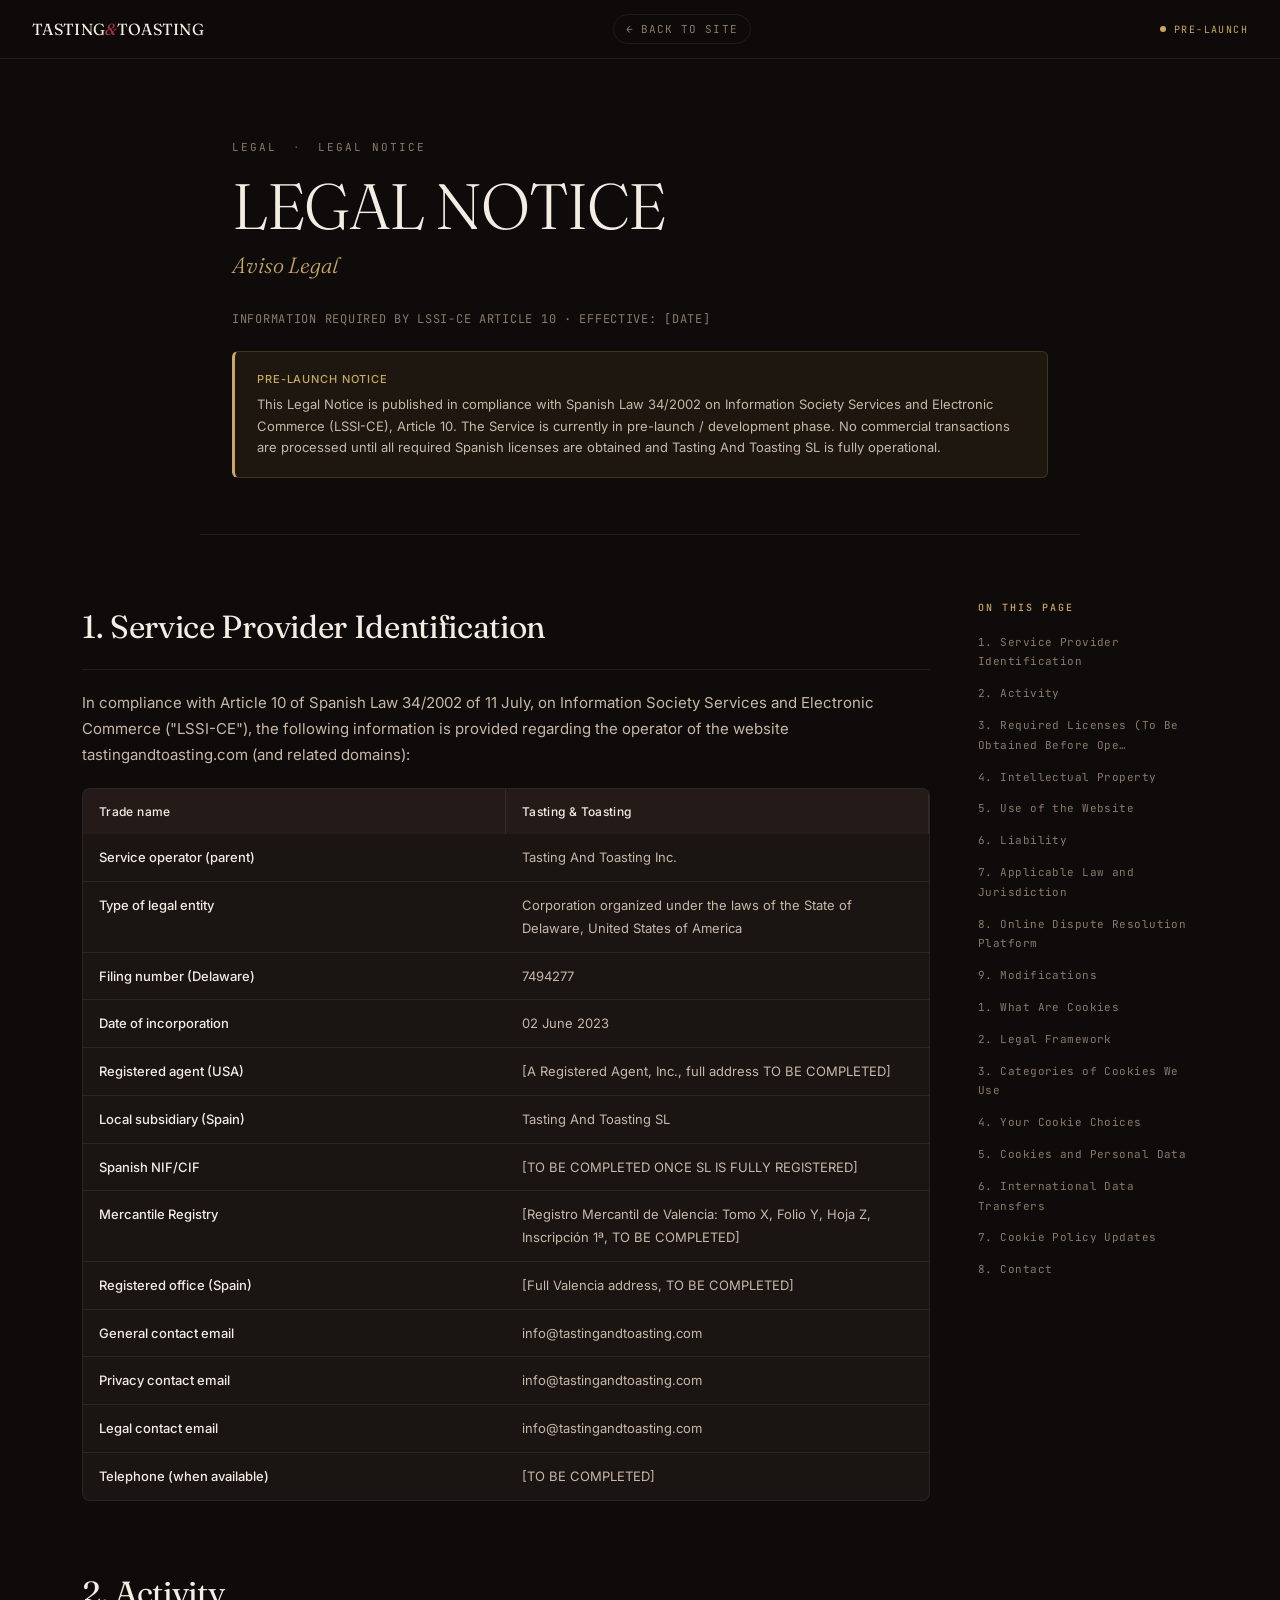
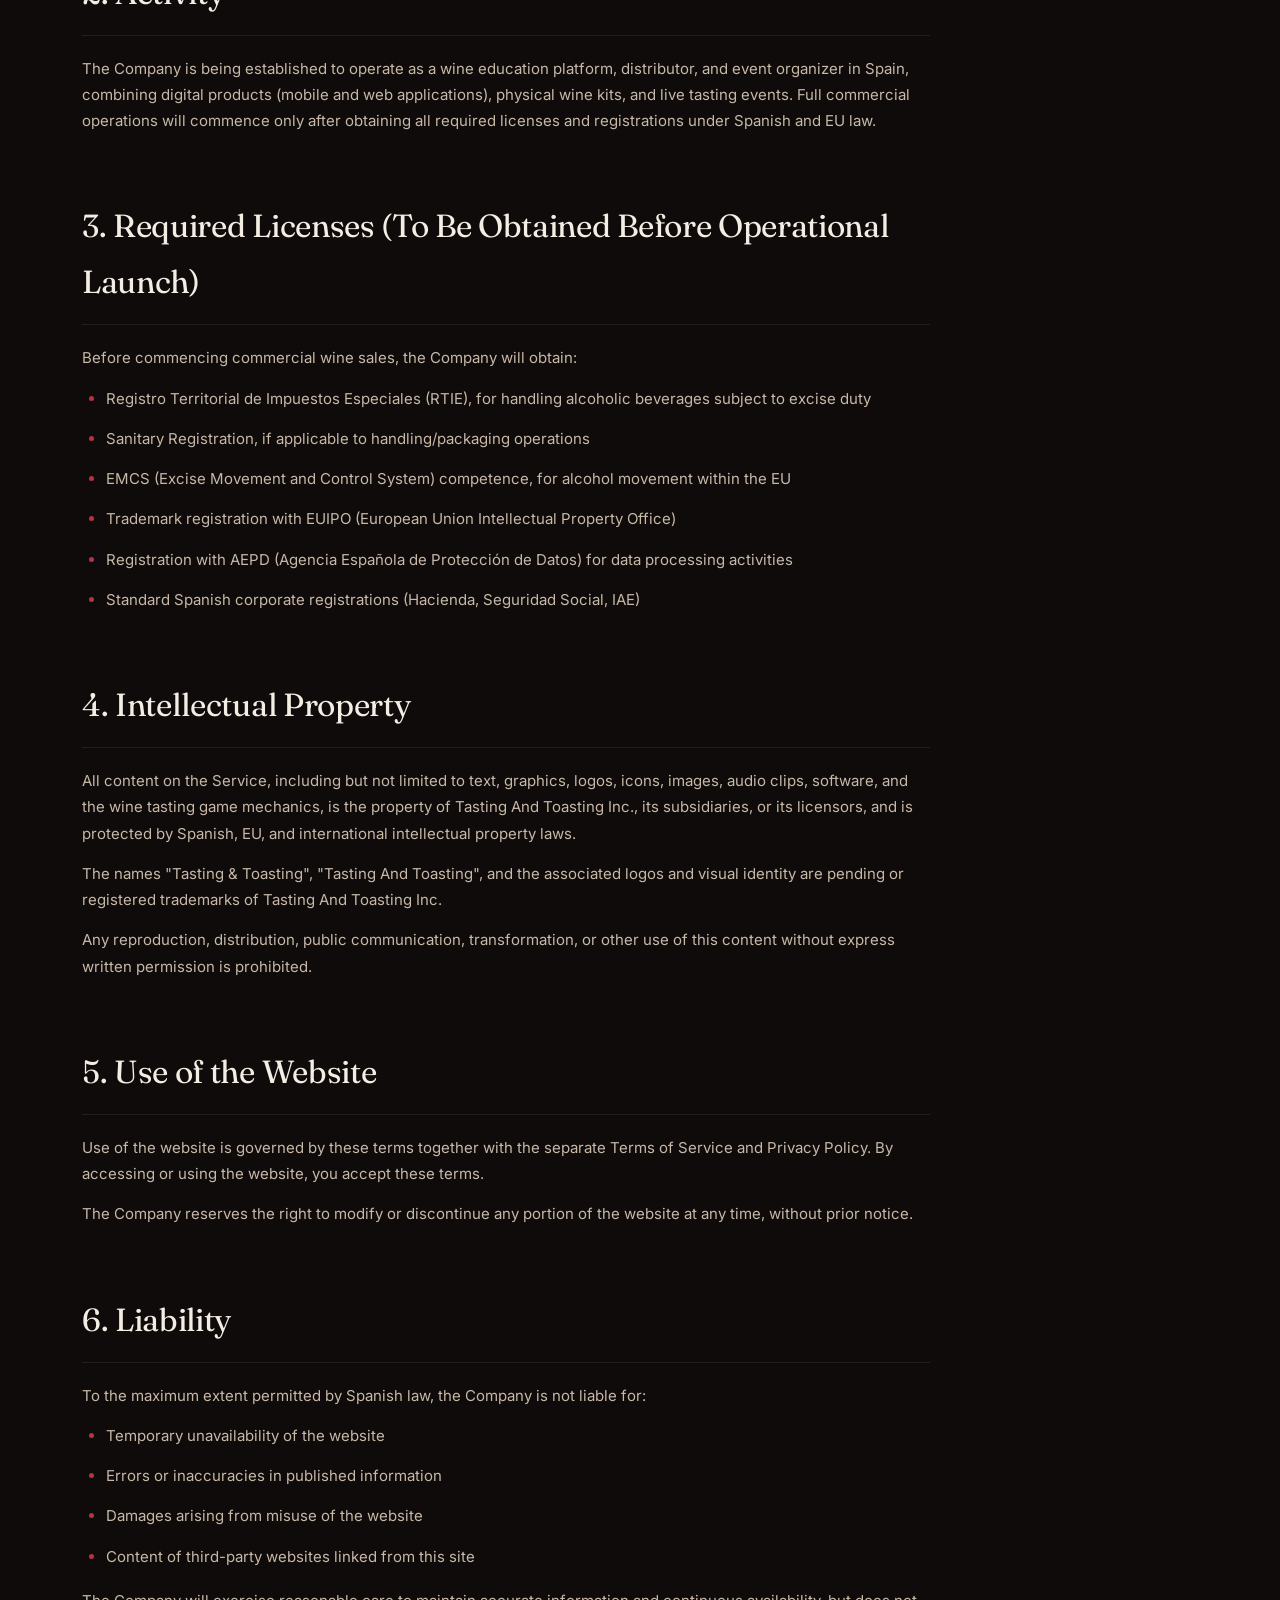
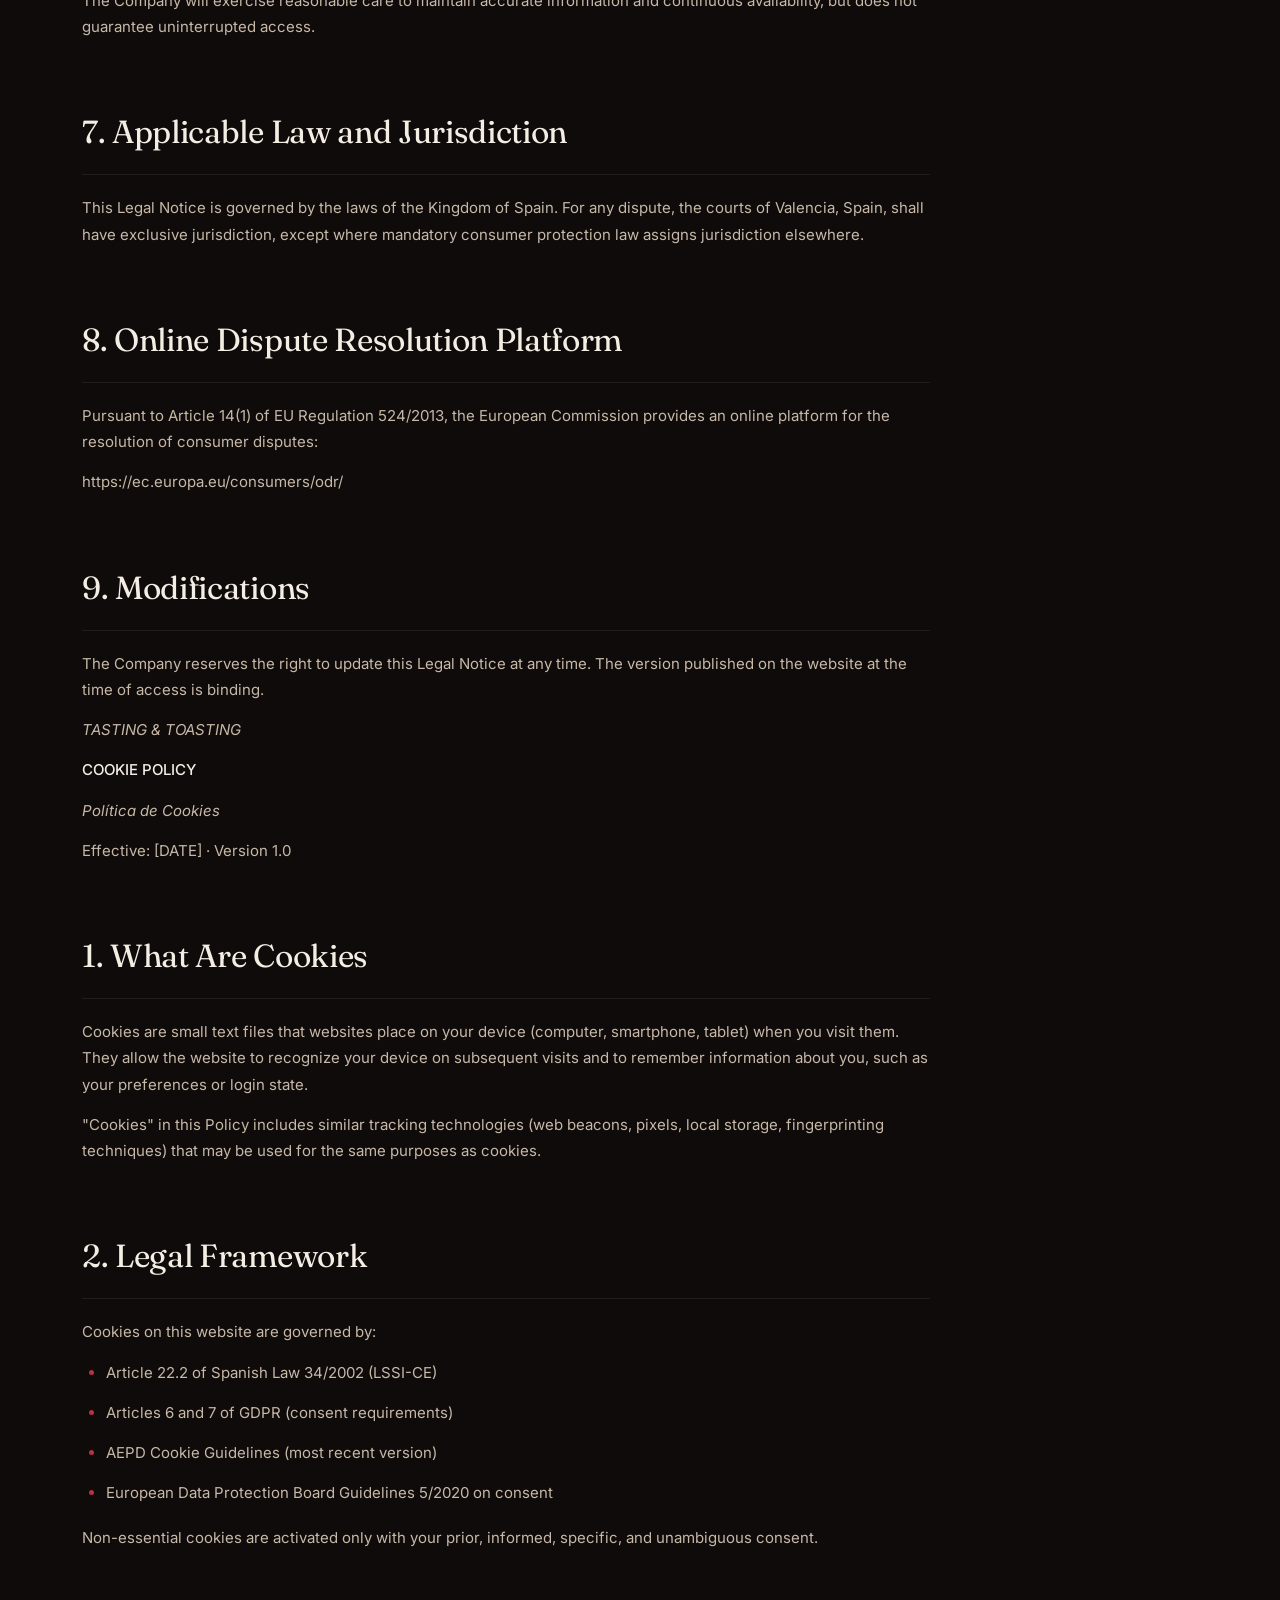
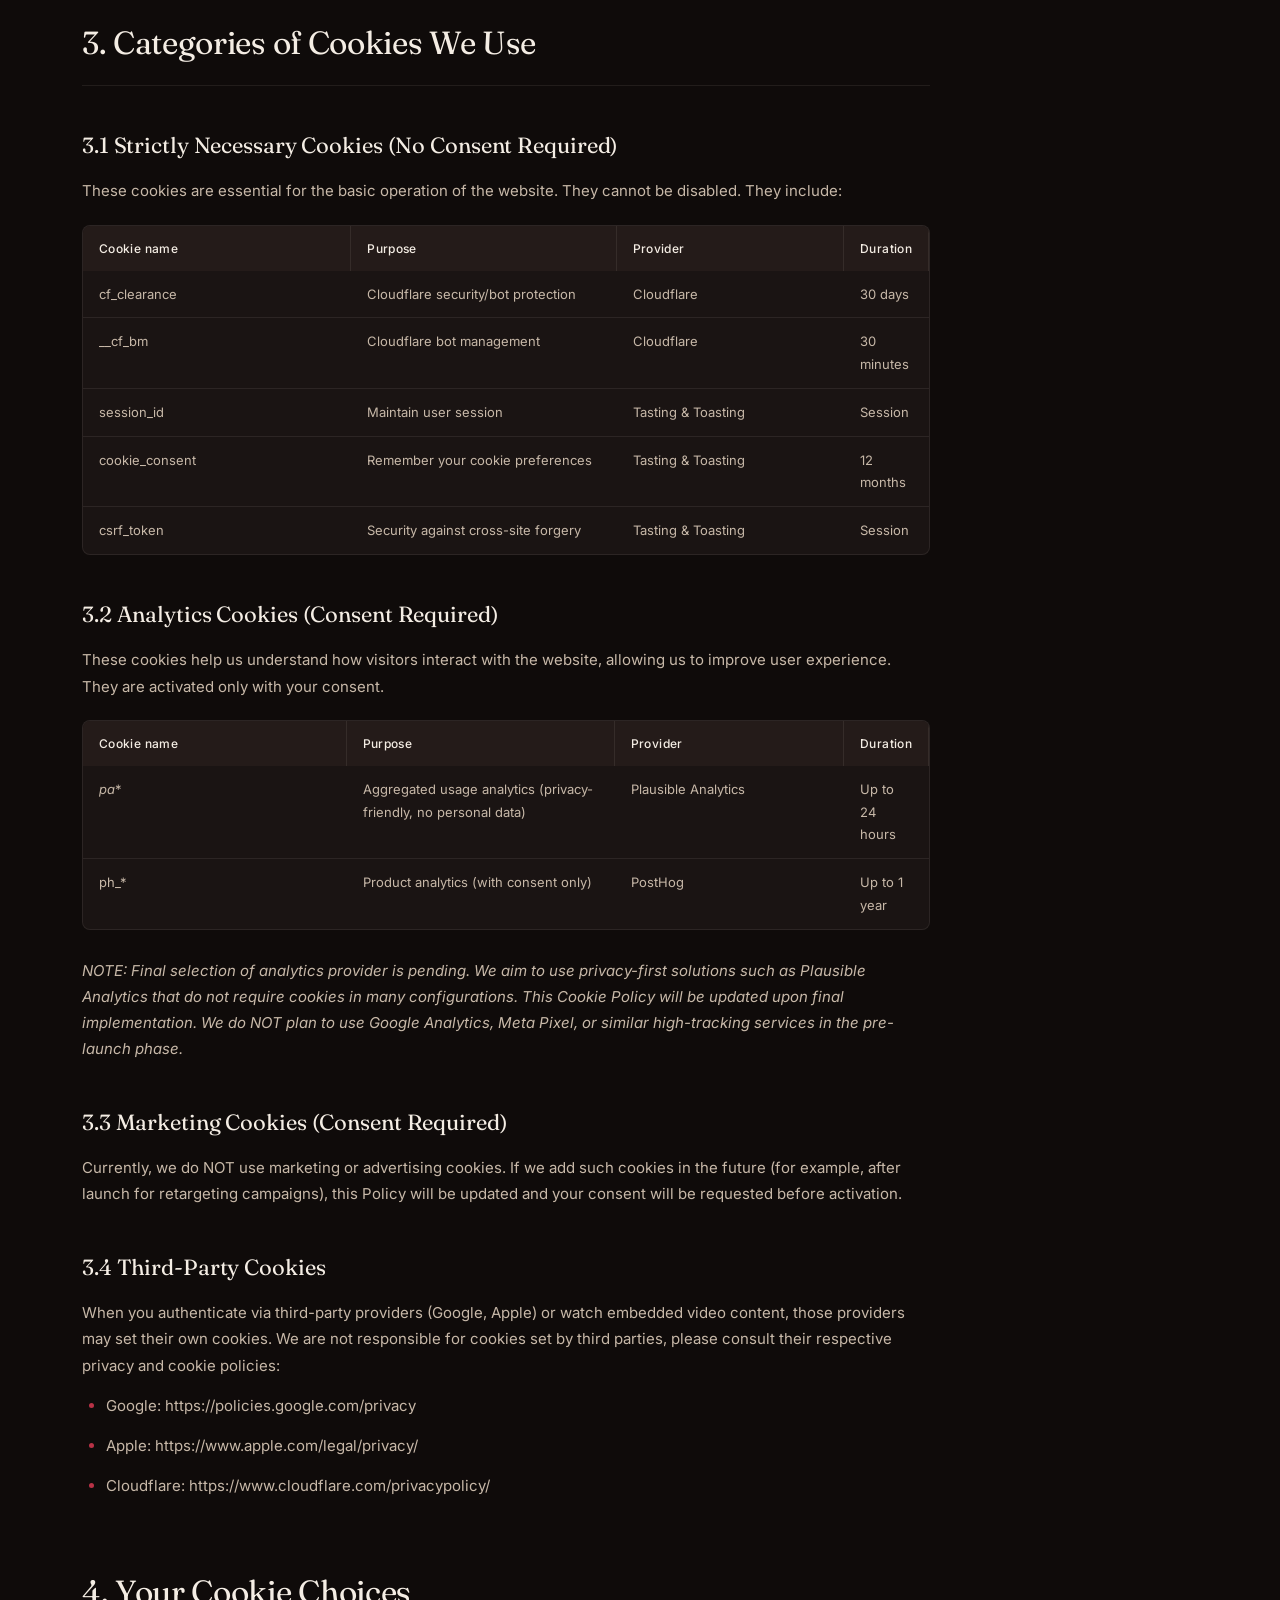
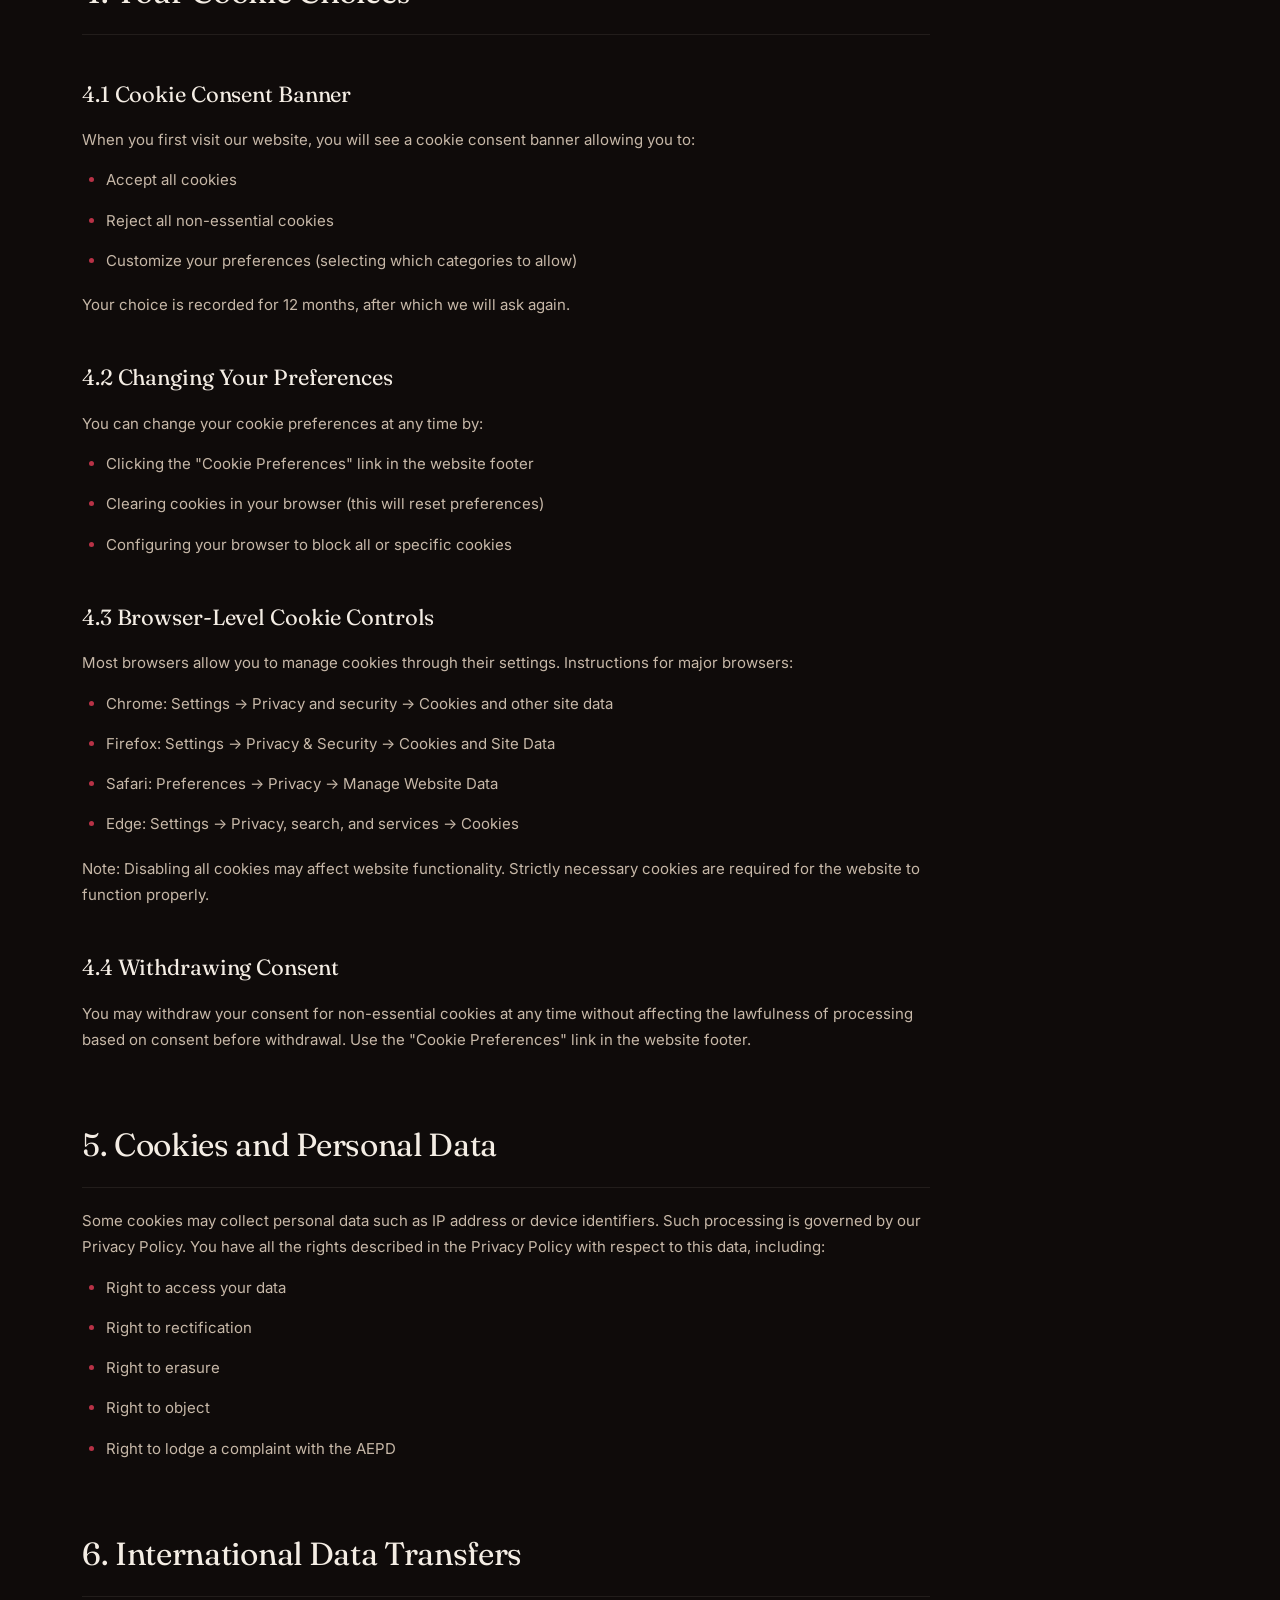
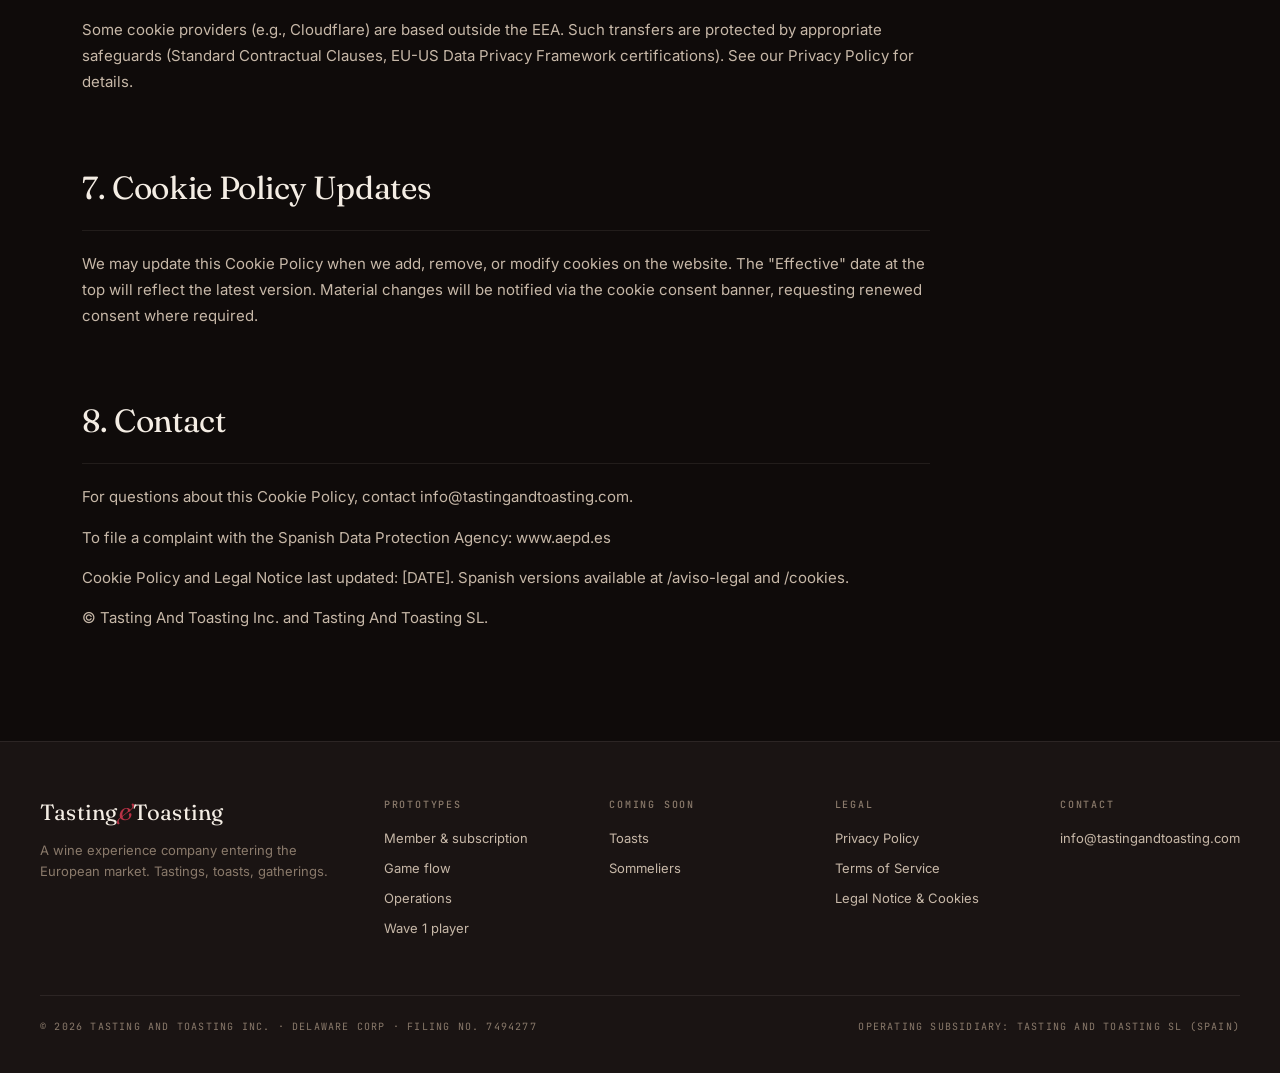
<file: legal.html>
<!DOCTYPE html>
<html lang="en">
<head>
<meta charset="UTF-8">
<meta name="viewport" content="width=device-width, initial-scale=1.0">
<title>LEGAL NOTICE, Tasting &amp; Toasting</title>
<meta name="description" content="LEGAL NOTICE for the website tastingandtoasting.com, pre-launch / development phase.">
<link rel="preconnect" href="https://fonts.googleapis.com">
<link rel="preconnect" href="https://fonts.gstatic.com" crossorigin>
<link href="https://fonts.googleapis.com/css2?family=Fraunces:opsz,wght@9..144,300;9..144,400;9..144,500;9..144,600;9..144,700&family=JetBrains+Mono:wght@300;400;500&family=Inter:wght@300;400;500;600&display=swap" rel="stylesheet">
<style>
:root {
  --bg: #0F0B0A;
  --bg-2: #1A1413;
  --bg-3: #241B19;
  --ink: #F4EDE4;
  --ink-2: #C7B8A8;
  --ink-3: #8A7A6B;
  --wine: #6B1E2C;
  --wine-2: #8B2838;
  --wine-bright: #B83246;
  --gold: #C9A961;
  --gold-bright: #E8C77A;
  --green: #4A6B3D;
  --line: rgba(244,237,228,0.08);
  --line-2: rgba(244,237,228,0.15);
}

* { margin: 0; padding: 0; box-sizing: border-box; }
html, body { background: var(--bg); color: var(--ink); font-family: 'Inter', sans-serif; -webkit-font-smoothing: antialiased; }
body { overflow-x: hidden; }
a { color: var(--gold); text-decoration: none; transition: color 0.2s ease; }
a:hover { color: var(--gold-bright); }

.topbar {
  position: fixed;
  top: 0; left: 0; right: 0;
  background: rgba(15,11,10,0.85);
  backdrop-filter: blur(20px);
  -webkit-backdrop-filter: blur(20px);
  border-bottom: 1px solid var(--line);
  z-index: 100;
  padding: 14px 32px;
  display: flex;
  align-items: center;
  justify-content: space-between;
  gap: 24px;
}
.topbar-brand {
  font-family: 'Fraunces', serif;
  font-size: 16px;
  letter-spacing: 0.02em;
  color: var(--ink);
}
.topbar-brand .amp { color: var(--wine-bright); font-style: italic; font-weight: 400; }
.topbar-back {
  font-family: 'JetBrains Mono', monospace;
  font-size: 11px;
  letter-spacing: 0.1em;
  text-transform: uppercase;
  color: var(--ink-3);
  display: inline-flex;
  align-items: center;
  gap: 6px;
  padding: 7px 12px;
  border: 1px solid var(--line);
  border-radius: 999px;
  transition: all 0.2s ease;
}
.topbar-back:hover { color: var(--ink); border-color: var(--line-2); background: var(--bg-2); }
.topbar-status {
  font-family: 'JetBrains Mono', monospace;
  font-size: 10px;
  text-transform: uppercase;
  letter-spacing: 0.14em;
  color: var(--gold);
  display: flex;
  align-items: center;
  gap: 8px;
}
.topbar-status::before {
  content: '';
  width: 6px; height: 6px;
  background: var(--gold);
  border-radius: 50%;
  animation: pulse 2s ease-in-out infinite;
}
@keyframes pulse {
  0%, 100% { opacity: 0.5; }
  50% { opacity: 1; }
}

/* Page hero */
.legal-hero {
  padding: 140px 32px 56px;
  max-width: 880px;
  margin: 0 auto;
  border-bottom: 1px solid var(--line);
}
.legal-kicker {
  font-family: 'JetBrains Mono', monospace;
  font-size: 11px;
  text-transform: uppercase;
  letter-spacing: 0.18em;
  color: var(--ink-3);
  margin-bottom: 18px;
  display: flex;
  gap: 16px;
  flex-wrap: wrap;
  align-items: center;
}
.legal-kicker .dot { color: var(--wine-bright); }
.legal-title {
  font-family: 'Fraunces', serif;
  font-weight: 300;
  font-size: clamp(40px, 6vw, 64px);
  line-height: 1.05;
  letter-spacing: -0.02em;
  margin-bottom: 12px;
  color: var(--ink);
}
.legal-title-es {
  font-family: 'Fraunces', serif;
  font-style: italic;
  font-weight: 300;
  font-size: 22px;
  color: var(--gold);
  margin-bottom: 32px;
}
.legal-meta {
  font-family: 'JetBrains Mono', monospace;
  font-size: 12px;
  color: var(--ink-3);
  letter-spacing: 0.06em;
  text-transform: uppercase;
  margin-bottom: 24px;
}
.legal-prelaunch {
  background: rgba(201, 169, 97, 0.08);
  border: 1px solid rgba(201, 169, 97, 0.2);
  border-left: 3px solid var(--gold);
  border-radius: 6px;
  padding: 18px 22px;
  font-size: 13px;
  line-height: 1.65;
  color: var(--ink-2);
  margin-top: 24px;
}
.legal-prelaunch .prelaunch-label {
  color: var(--gold);
  font-weight: 500;
  text-transform: uppercase;
  letter-spacing: 0.08em;
  font-size: 11px;
  display: block;
  margin-bottom: 6px;
}
.legal-prelaunch strong { color: var(--ink); font-weight: 500; }

/* Body */
.legal-body {
  max-width: 880px;
  margin: 0 auto;
  padding: 64px 32px 96px;
  font-size: 15px;
  line-height: 1.75;
  color: var(--ink-2);
}
.legal-body h1 {
  font-family: 'Fraunces', serif;
  font-weight: 400;
  font-size: 32px;
  letter-spacing: -0.01em;
  color: var(--ink);
  margin-top: 64px;
  margin-bottom: 20px;
  padding-bottom: 14px;
  border-bottom: 1px solid var(--line);
  scroll-margin-top: 100px;
}
.legal-body h1:first-child { margin-top: 0; }
.legal-body h2 {
  font-family: 'Fraunces', serif;
  font-weight: 400;
  font-size: 22px;
  letter-spacing: -0.005em;
  color: var(--ink);
  margin-top: 40px;
  margin-bottom: 14px;
  scroll-margin-top: 100px;
}
.legal-body h3 {
  font-family: 'Inter', sans-serif;
  font-weight: 600;
  font-size: 16px;
  letter-spacing: 0.01em;
  color: var(--ink);
  margin-top: 28px;
  margin-bottom: 10px;
  text-transform: none;
}
.legal-body p { margin-bottom: 14px; }
.legal-body strong { color: var(--ink); font-weight: 500; }
.legal-body em { color: var(--ink-2); font-style: italic; }
.legal-body ul, .legal-body ol {
  margin: 12px 0 18px;
  padding-left: 24px;
}
.legal-body li { margin-bottom: 8px; }
.legal-body li::marker { color: var(--wine-bright); }
.legal-body code {
  font-family: 'JetBrains Mono', monospace;
  font-size: 13px;
  background: var(--bg-2);
  padding: 2px 6px;
  border-radius: 4px;
  color: var(--gold);
  border: 1px solid var(--line);
}
.legal-body table {
  width: 100%;
  border-collapse: separate;
  border-spacing: 0;
  margin: 20px 0 28px;
  background: var(--bg-2);
  border: 1px solid var(--line);
  border-radius: 8px;
  overflow: hidden;
  font-size: 13px;
}
.legal-body table th,
.legal-body table td {
  text-align: left;
  padding: 12px 16px;
  border-bottom: 1px solid var(--line);
  vertical-align: top;
}
.legal-body table tr:last-child th,
.legal-body table tr:last-child td { border-bottom: none; }
.legal-body table th {
  background: var(--bg-3);
  color: var(--ink);
  font-weight: 500;
  font-size: 12px;
  letter-spacing: 0.03em;
  text-transform: none;
  width: 35%;
  border-right: 1px solid var(--line);
}
.legal-body table td { color: var(--ink-2); }
.legal-body blockquote {
  border-left: 2px solid var(--wine);
  padding-left: 18px;
  margin: 16px 0;
  color: var(--ink-3);
  font-style: italic;
}
.legal-body hr {
  border: none;
  height: 1px;
  background: var(--line);
  margin: 40px 0;
}

/* Sticky doc nav (table of contents) on desktop */
.legal-layout {
  max-width: 1180px;
  margin: 0 auto;
  display: grid;
  grid-template-columns: 1fr 220px;
  gap: 48px;
  padding: 64px 32px 96px;
}
.legal-toc {
  position: sticky;
  top: 100px;
  align-self: start;
  font-family: 'JetBrains Mono', monospace;
  font-size: 11px;
  line-height: 1.8;
  letter-spacing: 0.04em;
  color: var(--ink-3);
}
.legal-toc h4 {
  text-transform: uppercase;
  font-size: 10px;
  letter-spacing: 0.2em;
  font-weight: 500;
  margin-bottom: 14px;
  color: var(--gold);
}
.legal-toc ul { list-style: none; padding: 0; }
.legal-toc li { margin-bottom: 8px; }
.legal-toc a {
  color: var(--ink-3);
  text-decoration: none;
  transition: color 0.2s ease;
  display: block;
  padding: 2px 0;
  border-left: 2px solid transparent;
  padding-left: 10px;
  margin-left: -12px;
}
.legal-toc a:hover { color: var(--ink); border-left-color: var(--wine-bright); }

.legal-body-only {
  max-width: none;
  padding: 0;
  margin: 0;
}

/* Footer */
.tt-footer {
  background: var(--bg-2);
  border-top: 1px solid var(--line);
  padding: 56px 32px 40px;
  font-family: 'Inter', sans-serif;
  color: var(--ink-3);
}
.tt-footer-inner {
  max-width: 1200px;
  margin: 0 auto;
  display: grid;
  grid-template-columns: 1.5fr 0.9fr 0.9fr 0.9fr 0.9fr;
  gap: 48px;
}
.tt-footer-brand {
  font-family: 'Fraunces', serif;
  font-size: 22px;
  color: var(--ink);
  margin-bottom: 14px;
  letter-spacing: 0.01em;
}
.tt-footer-brand .amp { color: var(--wine-bright); font-style: italic; font-weight: 400; }
.tt-footer-tagline { font-size: 13px; line-height: 1.6; color: var(--ink-3); max-width: 320px; }
.tt-footer-col h4 {
  font-family: 'JetBrains Mono', monospace;
  font-size: 10px;
  font-weight: 500;
  text-transform: uppercase;
  letter-spacing: 0.18em;
  color: var(--ink-3);
  margin-bottom: 16px;
}
.tt-footer-col ul { list-style: none; padding: 0; }
.tt-footer-col li { margin-bottom: 10px; }
.tt-footer-col a {
  color: var(--ink-2);
  font-size: 13px;
  transition: color 0.2s ease;
}
.tt-footer-col a:hover { color: var(--gold); }
.tt-footer-bottom {
  max-width: 1200px;
  margin: 48px auto 0;
  padding-top: 24px;
  border-top: 1px solid var(--line);
  display: flex;
  justify-content: space-between;
  flex-wrap: wrap;
  gap: 16px;
  font-family: 'JetBrains Mono', monospace;
  font-size: 10px;
  text-transform: uppercase;
  letter-spacing: 0.12em;
  color: var(--ink-3);
}

@media (max-width: 1080px) {
  .legal-layout { grid-template-columns: 1fr; gap: 32px; }
  .legal-toc { position: static; padding-bottom: 24px; border-bottom: 1px solid var(--line); }
}
@media (max-width: 700px) {
  .topbar { padding: 12px 20px; }
  .legal-hero { padding: 120px 20px 48px; }
  .legal-layout { padding: 48px 20px 64px; }
  .legal-body table { font-size: 12px; }
  .legal-body table th, .legal-body table td { padding: 10px 12px; }
  .tt-footer-inner { grid-template-columns: 1fr; gap: 32px; }
  .tt-footer { padding: 40px 20px 32px; }
  .tt-footer-bottom { flex-direction: column; }
}
</style>
</head>
<body>

<header class="topbar">
  <a href="index.html" class="topbar-brand">TASTING<span class="amp">&</span>TOASTING</a>
  <a href="index.html" class="topbar-back"><span>←</span><span>Back to site</span></a>
  <div class="topbar-status">Pre-launch</div>
</header>

<section class="legal-hero">
  <div class="legal-kicker">
    <span>Legal</span>
    <span class="dot">·</span>
    <span>LEGAL NOTICE</span>
  </div>
  <h1 class="legal-title">LEGAL NOTICE</h1>
  <div class="legal-title-es">Aviso Legal</div>
  <div class="legal-meta">Information required by LSSI-CE Article 10   ·   Effective: [DATE]</div>
  <div class="legal-prelaunch">
    <span class="prelaunch-label">Pre-launch notice</span>
    This Legal Notice is published in compliance with Spanish Law 34/2002 on Information Society Services and Electronic Commerce (LSSI-CE), Article 10. The Service is currently in pre-launch / development phase. No commercial transactions are processed until all required Spanish licenses are obtained and Tasting And Toasting SL is fully operational.
  </div>
</section>

<div class="legal-layout">
  <main class="legal-body legal-body-only">
<h1 id="1-service-provider-identification">1. Service Provider Identification</h1>
<p>In compliance with Article 10 of Spanish Law 34/2002 of 11 July, on Information Society Services and Electronic Commerce ("LSSI-CE"), the following information is provided regarding the operator of the website tastingandtoasting.com (and related domains):</p>
<table>
<thead>
<tr>
<th><strong>Trade name</strong></th>
<th>Tasting &amp; Toasting</th>
</tr>
</thead>
<tbody>
<tr>
<td><strong>Service operator (parent)</strong></td>
<td>Tasting And Toasting Inc.</td>
</tr>
<tr>
<td><strong>Type of legal entity</strong></td>
<td>Corporation organized under the laws of the State of Delaware, United States of America</td>
</tr>
<tr>
<td><strong>Filing number (Delaware)</strong></td>
<td>7494277</td>
</tr>
<tr>
<td><strong>Date of incorporation</strong></td>
<td>02 June 2023</td>
</tr>
<tr>
<td><strong>Registered agent (USA)</strong></td>
<td>[A Registered Agent, Inc., full address TO BE COMPLETED]</td>
</tr>
<tr>
<td><strong>Local subsidiary (Spain)</strong></td>
<td>Tasting And Toasting SL</td>
</tr>
<tr>
<td><strong>Spanish NIF/CIF</strong></td>
<td>[TO BE COMPLETED ONCE SL IS FULLY REGISTERED]</td>
</tr>
<tr>
<td><strong>Mercantile Registry</strong></td>
<td>[Registro Mercantil de Valencia: Tomo X, Folio Y, Hoja Z, Inscripción 1ª, TO BE COMPLETED]</td>
</tr>
<tr>
<td><strong>Registered office (Spain)</strong></td>
<td>[Full Valencia address, TO BE COMPLETED]</td>
</tr>
<tr>
<td><strong>General contact email</strong></td>
<td>info@tastingandtoasting.com</td>
</tr>
<tr>
<td><strong>Privacy contact email</strong></td>
<td>info@tastingandtoasting.com</td>
</tr>
<tr>
<td><strong>Legal contact email</strong></td>
<td>info@tastingandtoasting.com</td>
</tr>
<tr>
<td><strong>Telephone (when available)</strong></td>
<td>[TO BE COMPLETED]</td>
</tr>
</tbody>
</table>
<h1 id="2-activity">2. Activity</h1>
<p>The Company is being established to operate as a wine education platform, distributor, and event organizer in Spain, combining digital products (mobile and web applications), physical wine kits, and live tasting events. Full commercial operations will commence only after obtaining all required licenses and registrations under Spanish and EU law.</p>
<h1 id="3-required-licenses-to-be-obtained-before-operational-launch">3. Required Licenses (To Be Obtained Before Operational Launch)</h1>
<p>Before commencing commercial wine sales, the Company will obtain:</p>
<ul>
<li>
<p>Registro Territorial de Impuestos Especiales (RTIE), for handling alcoholic beverages subject to excise duty</p>
</li>
<li>
<p>Sanitary Registration, if applicable to handling/packaging operations</p>
</li>
<li>
<p>EMCS (Excise Movement and Control System) competence, for alcohol movement within the EU</p>
</li>
<li>
<p>Trademark registration with EUIPO (European Union Intellectual Property Office)</p>
</li>
<li>
<p>Registration with AEPD (Agencia Española de Protección de Datos) for data processing activities</p>
</li>
<li>
<p>Standard Spanish corporate registrations (Hacienda, Seguridad Social, IAE)</p>
</li>
</ul>
<h1 id="4-intellectual-property">4. Intellectual Property</h1>
<p>All content on the Service, including but not limited to text, graphics, logos, icons, images, audio clips, software, and the wine tasting game mechanics, is the property of Tasting And Toasting Inc., its subsidiaries, or its licensors, and is protected by Spanish, EU, and international intellectual property laws.</p>
<p>The names "Tasting &amp; Toasting", "Tasting And Toasting", and the associated logos and visual identity are pending or registered trademarks of Tasting And Toasting Inc.</p>
<p>Any reproduction, distribution, public communication, transformation, or other use of this content without express written permission is prohibited.</p>
<h1 id="5-use-of-the-website">5. Use of the Website</h1>
<p>Use of the website is governed by these terms together with the separate Terms of Service and Privacy Policy. By accessing or using the website, you accept these terms.</p>
<p>The Company reserves the right to modify or discontinue any portion of the website at any time, without prior notice.</p>
<h1 id="6-liability">6. Liability</h1>
<p>To the maximum extent permitted by Spanish law, the Company is not liable for:</p>
<ul>
<li>
<p>Temporary unavailability of the website</p>
</li>
<li>
<p>Errors or inaccuracies in published information</p>
</li>
<li>
<p>Damages arising from misuse of the website</p>
</li>
<li>
<p>Content of third-party websites linked from this site</p>
</li>
</ul>
<p>The Company will exercise reasonable care to maintain accurate information and continuous availability, but does not guarantee uninterrupted access.</p>
<h1 id="7-applicable-law-and-jurisdiction">7. Applicable Law and Jurisdiction</h1>
<p>This Legal Notice is governed by the laws of the Kingdom of Spain. For any dispute, the courts of Valencia, Spain, shall have exclusive jurisdiction, except where mandatory consumer protection law assigns jurisdiction elsewhere.</p>
<h1 id="8-online-dispute-resolution-platform">8. Online Dispute Resolution Platform</h1>
<p>Pursuant to Article 14(1) of EU Regulation 524/2013, the European Commission provides an online platform for the resolution of consumer disputes:</p>
<p>https://ec.europa.eu/consumers/odr/</p>
<h1 id="9-modifications">9. Modifications</h1>
<p>The Company reserves the right to update this Legal Notice at any time. The version published on the website at the time of access is binding.</p>
<p><em>TASTING </em><em>&amp;</em><em> TOASTING</em></p>
<p><strong>COOKIE POLICY</strong></p>
<p><em>Política de Cookies</em></p>
<p>Effective: [DATE]   ·   Version 1.0</p>
<h1 id="1-what-are-cookies">1. What Are Cookies</h1>
<p>Cookies are small text files that websites place on your device (computer, smartphone, tablet) when you visit them. They allow the website to recognize your device on subsequent visits and to remember information about you, such as your preferences or login state.</p>
<p>"Cookies" in this Policy includes similar tracking technologies (web beacons, pixels, local storage, fingerprinting techniques) that may be used for the same purposes as cookies.</p>
<h1 id="2-legal-framework">2. Legal Framework</h1>
<p>Cookies on this website are governed by:</p>
<ul>
<li>
<p>Article 22.2 of Spanish Law 34/2002 (LSSI-CE)</p>
</li>
<li>
<p>Articles 6 and 7 of GDPR (consent requirements)</p>
</li>
<li>
<p>AEPD Cookie Guidelines (most recent version)</p>
</li>
<li>
<p>European Data Protection Board Guidelines 5/2020 on consent</p>
</li>
</ul>
<p>Non-essential cookies are activated only with your prior, informed, specific, and unambiguous consent.</p>
<h1 id="3-categories-of-cookies-we-use">3. Categories of Cookies We Use</h1>
<h2 id="31-strictly-necessary-cookies-no-consent-required">3.1 Strictly Necessary Cookies (No Consent Required)</h2>
<p>These cookies are essential for the basic operation of the website. They cannot be disabled. They include:</p>
<table>
<thead>
<tr>
<th><strong>Cookie name</strong></th>
<th><strong>Purpose</strong></th>
<th><strong>Provider</strong></th>
<th><strong>Duration</strong></th>
</tr>
</thead>
<tbody>
<tr>
<td>cf_clearance</td>
<td>Cloudflare security/bot protection</td>
<td>Cloudflare</td>
<td>30 days</td>
</tr>
<tr>
<td>__cf_bm</td>
<td>Cloudflare bot management</td>
<td>Cloudflare</td>
<td>30 minutes</td>
</tr>
<tr>
<td>session_id</td>
<td>Maintain user session</td>
<td>Tasting &amp; Toasting</td>
<td>Session</td>
</tr>
<tr>
<td>cookie_consent</td>
<td>Remember your cookie preferences</td>
<td>Tasting &amp; Toasting</td>
<td>12 months</td>
</tr>
<tr>
<td>csrf_token</td>
<td>Security against cross-site forgery</td>
<td>Tasting &amp; Toasting</td>
<td>Session</td>
</tr>
</tbody>
</table>
<h2 id="32-analytics-cookies-consent-required">3.2 Analytics Cookies (Consent Required)</h2>
<p>These cookies help us understand how visitors interact with the website, allowing us to improve user experience. They are activated only with your consent.</p>
<table>
<thead>
<tr>
<th><strong>Cookie name</strong></th>
<th><strong>Purpose</strong></th>
<th><strong>Provider</strong></th>
<th><strong>Duration</strong></th>
</tr>
</thead>
<tbody>
<tr>
<td><em>pa</em>*</td>
<td>Aggregated usage analytics (privacy-friendly, no personal data)</td>
<td>Plausible Analytics</td>
<td>Up to 24 hours</td>
</tr>
<tr>
<td>ph_*</td>
<td>Product analytics (with consent only)</td>
<td>PostHog</td>
<td>Up to 1 year</td>
</tr>
</tbody>
</table>
<p><em>NOTE: Final selection of analytics provider is pending. We aim to use privacy-first solutions such as Plausible Analytics that do not require cookies in many configurations. This Cookie Policy will be updated upon final implementation. We do NOT plan to use Google Analytics, Meta Pixel, or similar high-tracking services in the pre-launch phase.</em></p>
<h2 id="33-marketing-cookies-consent-required">3.3 Marketing Cookies (Consent Required)</h2>
<p>Currently, we do NOT use marketing or advertising cookies. If we add such cookies in the future (for example, after launch for retargeting campaigns), this Policy will be updated and your consent will be requested before activation.</p>
<h2 id="34-third-party-cookies">3.4 Third-Party Cookies</h2>
<p>When you authenticate via third-party providers (Google, Apple) or watch embedded video content, those providers may set their own cookies. We are not responsible for cookies set by third parties, please consult their respective privacy and cookie policies:</p>
<ul>
<li>
<p>Google: https://policies.google.com/privacy</p>
</li>
<li>
<p>Apple: https://www.apple.com/legal/privacy/</p>
</li>
<li>
<p>Cloudflare: https://www.cloudflare.com/privacypolicy/</p>
</li>
</ul>
<h1 id="4-your-cookie-choices">4. Your Cookie Choices</h1>
<h2 id="41-cookie-consent-banner">4.1 Cookie Consent Banner</h2>
<p>When you first visit our website, you will see a cookie consent banner allowing you to:</p>
<ul>
<li>
<p>Accept all cookies</p>
</li>
<li>
<p>Reject all non-essential cookies</p>
</li>
<li>
<p>Customize your preferences (selecting which categories to allow)</p>
</li>
</ul>
<p>Your choice is recorded for 12 months, after which we will ask again.</p>
<h2 id="42-changing-your-preferences">4.2 Changing Your Preferences</h2>
<p>You can change your cookie preferences at any time by:</p>
<ul>
<li>
<p>Clicking the "Cookie Preferences" link in the website footer</p>
</li>
<li>
<p>Clearing cookies in your browser (this will reset preferences)</p>
</li>
<li>
<p>Configuring your browser to block all or specific cookies</p>
</li>
</ul>
<h2 id="43-browser-level-cookie-controls">4.3 Browser-Level Cookie Controls</h2>
<p>Most browsers allow you to manage cookies through their settings. Instructions for major browsers:</p>
<ul>
<li>
<p>Chrome: Settings → Privacy and security → Cookies and other site data</p>
</li>
<li>
<p>Firefox: Settings → Privacy &amp; Security → Cookies and Site Data</p>
</li>
<li>
<p>Safari: Preferences → Privacy → Manage Website Data</p>
</li>
<li>
<p>Edge: Settings → Privacy, search, and services → Cookies</p>
</li>
</ul>
<p>Note: Disabling all cookies may affect website functionality. Strictly necessary cookies are required for the website to function properly.</p>
<h2 id="44-withdrawing-consent">4.4 Withdrawing Consent</h2>
<p>You may withdraw your consent for non-essential cookies at any time without affecting the lawfulness of processing based on consent before withdrawal. Use the "Cookie Preferences" link in the website footer.</p>
<h1 id="5-cookies-and-personal-data">5. Cookies and Personal Data</h1>
<p>Some cookies may collect personal data such as IP address or device identifiers. Such processing is governed by our Privacy Policy. You have all the rights described in the Privacy Policy with respect to this data, including:</p>
<ul>
<li>
<p>Right to access your data</p>
</li>
<li>
<p>Right to rectification</p>
</li>
<li>
<p>Right to erasure</p>
</li>
<li>
<p>Right to object</p>
</li>
<li>
<p>Right to lodge a complaint with the AEPD</p>
</li>
</ul>
<h1 id="6-international-data-transfers">6. International Data Transfers</h1>
<p>Some cookie providers (e.g., Cloudflare) are based outside the EEA. Such transfers are protected by appropriate safeguards (Standard Contractual Clauses, EU-US Data Privacy Framework certifications). See our Privacy Policy for details.</p>
<h1 id="7-cookie-policy-updates">7. Cookie Policy Updates</h1>
<p>We may update this Cookie Policy when we add, remove, or modify cookies on the website. The "Effective" date at the top will reflect the latest version. Material changes will be notified via the cookie consent banner, requesting renewed consent where required.</p>
<h1 id="8-contact">8. Contact</h1>
<p>For questions about this Cookie Policy, contact info@tastingandtoasting.com.</p>
<p>To file a complaint with the Spanish Data Protection Agency: www.aepd.es</p>
<p>Cookie Policy and Legal Notice last updated: [DATE]. Spanish versions available at /aviso-legal and /cookies.</p>
<p>© Tasting And Toasting Inc. and Tasting And Toasting SL.</p>
  </main>
  <aside class="legal-toc">
    <h4>On this page</h4>
    <ul>
      <li><a href="#1-service-provider-identification">1. Service Provider Identification</a></li>
      <li><a href="#2-activity">2. Activity</a></li>
      <li><a href="#3-required-licenses-to-be-obtained-before-operational-launch">3. Required Licenses (To Be Obtained Before Ope…</a></li>
      <li><a href="#4-intellectual-property">4. Intellectual Property</a></li>
      <li><a href="#5-use-of-the-website">5. Use of the Website</a></li>
      <li><a href="#6-liability">6. Liability</a></li>
      <li><a href="#7-applicable-law-and-jurisdiction">7. Applicable Law and Jurisdiction</a></li>
      <li><a href="#8-online-dispute-resolution-platform">8. Online Dispute Resolution Platform</a></li>
      <li><a href="#9-modifications">9. Modifications</a></li>
      <li><a href="#1-what-are-cookies">1. What Are Cookies</a></li>
      <li><a href="#2-legal-framework">2. Legal Framework</a></li>
      <li><a href="#3-categories-of-cookies-we-use">3. Categories of Cookies We Use</a></li>
      <li><a href="#4-your-cookie-choices">4. Your Cookie Choices</a></li>
      <li><a href="#5-cookies-and-personal-data">5. Cookies and Personal Data</a></li>
      <li><a href="#6-international-data-transfers">6. International Data Transfers</a></li>
      <li><a href="#7-cookie-policy-updates">7. Cookie Policy Updates</a></li>
      <li><a href="#8-contact">8. Contact</a></li>
    </ul>
  </aside>
</div>

<footer class="tt-footer">
  <div class="tt-footer-inner">
    <div class="tt-footer-col">
      <div class="tt-footer-brand">Tasting<span class="amp">&</span>Toasting</div>
      <p class="tt-footer-tagline">A wine experience company entering the European market. Tastings, toasts, gatherings.</p>
    </div>
    <div class="tt-footer-col">
      <h4>Prototypes</h4>
      <ul>
        <li><a href="prototype.html">Member &amp; subscription</a></li>
        <li><a href="game-flow.html">Game flow</a></li>
        <li><a href="operations.html">Operations</a></li>
        <li><a href="wave1.html">Wave 1 player</a></li>
      </ul>
    </div>
    <div class="tt-footer-col">
      <h4>Coming soon</h4>
      <ul>
        <li><a href="toasts.html">Toasts</a></li>
        <li><a href="sommeliers.html">Sommeliers</a></li>
      </ul>
    </div>
    <div class="tt-footer-col">
      <h4>Legal</h4>
      <ul>
        <li><a href="privacy.html">Privacy Policy</a></li>
        <li><a href="terms.html">Terms of Service</a></li>
        <li><a href="legal.html">Legal Notice &amp; Cookies</a></li>
      </ul>
    </div>
    <div class="tt-footer-col">
      <h4>Contact</h4>
      <ul>
        <li><a href="mailto:info@tastingandtoasting.com">info@tastingandtoasting.com</a></li>
      </ul>
    </div>
  </div>
  <div class="tt-footer-bottom">
    <span>© 2026 Tasting And Toasting Inc. · Delaware Corp · Filing No. 7494277</span>
    <div class="legal-jurisdictions">
      <span>Operating subsidiary: Tasting And Toasting SL (Spain)</span>
    </div>
  </div>
</footer>

</body>
</html>
</file>
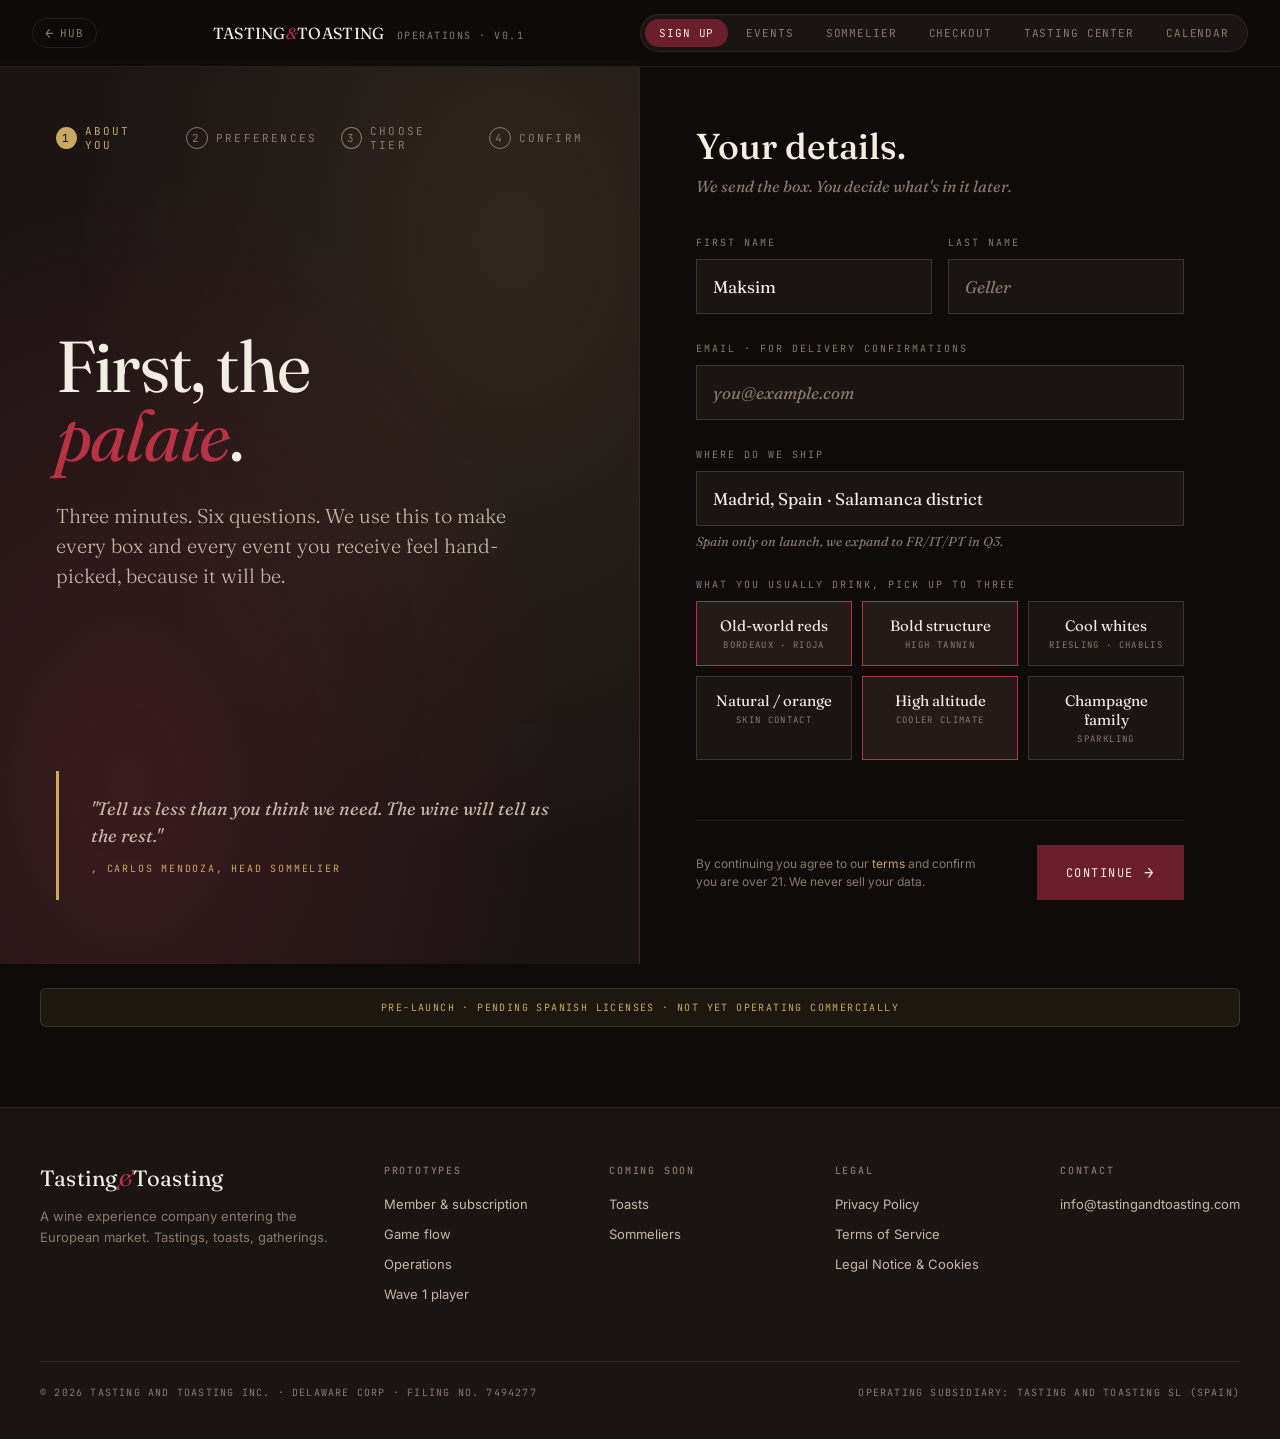
<file: operations.html>
<!DOCTYPE html>
<html lang="en">
<head>
<meta charset="UTF-8">
<meta name="viewport" content="width=device-width, initial-scale=1.0">
<title>Tasting & Toasting, Operations Prototype</title>
<link rel="preconnect" href="https://fonts.googleapis.com">
<link rel="preconnect" href="https://fonts.gstatic.com" crossorigin>
<link href="https://fonts.googleapis.com/css2?family=Fraunces:opsz,wght@9..144,300;9..144,400;9..144,500;9..144,600;9..144,700&family=JetBrains+Mono:wght@300;400;500&family=Inter:wght@300;400;500;600&display=swap" rel="stylesheet">
<style>
:root {
  --bg: #0F0B0A;
  --bg-2: #1A1413;
  --bg-3: #241B19;
  --bg-4: #2E2320;
  --ink: #F4EDE4;
  --ink-2: #C7B8A8;
  --ink-3: #8A7A6B;
  --wine: #6B1E2C;
  --wine-2: #8B2838;
  --wine-bright: #B83246;
  --gold: #C9A961;
  --gold-bright: #E8C77A;
  --green: #4A6B3D;
  --green-bright: #6B9E58;
  --red: #B83246;
  --line: rgba(244,237,228,0.08);
  --line-2: rgba(244,237,228,0.15);
}

* { margin: 0; padding: 0; box-sizing: border-box; }
html, body { background: var(--bg); color: var(--ink); font-family: 'Inter', sans-serif; -webkit-font-smoothing: antialiased; }
body { overflow-x: hidden; }
.serif { font-family: 'Fraunces', serif; }
.mono { font-family: 'JetBrains Mono', monospace; }

/* ============= NAVIGATION ============= */
.proto-nav {
  position: fixed;
  top: 0; left: 0; right: 0;
  background: rgba(15,11,10,0.85);
  backdrop-filter: blur(20px);
  -webkit-backdrop-filter: blur(20px);
  border-bottom: 1px solid var(--line);
  z-index: 1000;
  padding: 14px 32px;
  display: flex;
  align-items: center;
  justify-content: space-between;
  gap: 24px;
}
.proto-brand {
  display: flex; align-items: baseline; gap: 12px;
  font-family: 'Fraunces', serif;
}
.proto-brand .amp { color: var(--wine-bright); font-style: italic; font-weight: 400; }
.proto-brand .name { font-size: 16px; letter-spacing: 0.02em; }
.proto-brand .tag { font-family: 'JetBrains Mono', monospace; font-size: 10px; color: var(--ink-3); text-transform: uppercase; letter-spacing: 0.15em; }
.proto-tabs {
  display: flex; gap: 4px; background: var(--bg-2); padding: 4px; border-radius: 999px; border: 1px solid var(--line);
}
.proto-tab {
  padding: 7px 14px;
  font-family: 'JetBrains Mono', monospace;
  font-size: 11px;
  letter-spacing: 0.08em;
  text-transform: uppercase;
  color: var(--ink-3);
  background: none;
  border: none;
  border-radius: 999px;
  cursor: pointer;
  transition: all 0.2s ease;
  white-space: nowrap;
}
.proto-tab:hover { color: var(--ink); }
.proto-tab.active { background: var(--wine); color: var(--ink); }

.screen {
  display: none;
  min-height: 100vh;
  padding-top: 60px;
  animation: fadeIn 0.45s ease;
}
.screen.active { display: block; }
@keyframes fadeIn {
  from { opacity: 0; transform: translateY(8px); }
  to { opacity: 1; transform: translateY(0); }
}

/* ============= SHARED ============= */
.btn {
  display: inline-flex;
  align-items: center;
  gap: 10px;
  padding: 16px 28px;
  font-family: 'JetBrains Mono', monospace;
  font-size: 12px;
  letter-spacing: 0.12em;
  text-transform: uppercase;
  border: 1px solid var(--line-2);
  background: none;
  color: var(--ink);
  cursor: pointer;
  transition: all 0.2s ease;
  text-decoration: none;
}
.btn:hover { border-color: var(--ink); }
.btn-primary { background: var(--wine); border-color: var(--wine); }
.btn-primary:hover { background: var(--wine-2); border-color: var(--wine-2); }
.btn-gold { background: var(--gold); border-color: var(--gold); color: var(--bg); }
.btn-gold:hover { background: var(--gold-bright); border-color: var(--gold-bright); }
.btn-arrow { font-size: 16px; }
.btn-sm { padding: 10px 18px; font-size: 11px; }

.page-header {
  display: flex;
  justify-content: space-between;
  align-items: baseline;
  margin-bottom: 56px;
  padding-bottom: 32px;
  border-bottom: 1px solid var(--line);
}
.page-kicker {
  font-family: 'JetBrains Mono', monospace; font-size: 11px;
  text-transform: uppercase; letter-spacing: 0.2em; color: var(--gold); margin-bottom: 16px;
}
.page-title {
  font-family: 'Fraunces', serif; font-size: 64px; line-height: 0.95;
  font-weight: 400; letter-spacing: -0.02em;
}
.page-title em { font-style: italic; color: var(--wine-bright); }
.page-meta {
  text-align: right;
  font-family: 'JetBrains Mono', monospace; font-size: 11px;
  text-transform: uppercase; letter-spacing: 0.18em; color: var(--ink-3);
  line-height: 2;
}
.page-meta .gold { color: var(--gold); }

/* ============= 1. ONBOARDING / SIGN UP ============= */
.onboard-page { min-height: calc(100vh - 60px); display: grid; grid-template-columns: 1fr 1fr; }
.onboard-left {
  background:
    radial-gradient(ellipse at 20% 80%, rgba(184,50,70,0.2), transparent 60%),
    radial-gradient(ellipse at 80% 20%, rgba(201,169,97,0.12), transparent 60%),
    var(--bg-2);
  padding: 64px 56px;
  display: flex;
  flex-direction: column;
  justify-content: space-between;
  border-right: 1px solid var(--line);
}
.onboard-left-top {
  font-family: 'JetBrains Mono', monospace; font-size: 11px;
  text-transform: uppercase; letter-spacing: 0.2em; color: var(--ink-3);
  display: flex; gap: 24px;
}
.onboard-left-top .step {
  display: flex; align-items: center; gap: 8px;
}
.onboard-left-top .step.active { color: var(--gold); }
.onboard-left-top .step .num {
  width: 22px; height: 22px;
  border: 1px solid var(--ink-3); border-radius: 50%;
  display: inline-flex; align-items: center; justify-content: center;
}
.onboard-left-top .step.active .num { border-color: var(--gold); background: var(--gold); color: var(--bg); }
.onboard-headline {
  font-family: 'Fraunces', serif; font-size: 72px; line-height: 0.95;
  font-weight: 400; letter-spacing: -0.025em; margin: 64px 0 32px;
}
.onboard-headline em { font-style: italic; color: var(--wine-bright); }
.onboard-sub {
  font-family: 'Fraunces', serif; font-size: 20px; line-height: 1.5;
  color: var(--ink-2); max-width: 480px; font-weight: 300;
}
.onboard-quote {
  margin-top: 64px; padding: 24px 32px;
  border-left: 3px solid var(--gold);
  font-family: 'Fraunces', serif; font-style: italic;
  font-size: 18px; line-height: 1.5; color: var(--ink-2);
}
.onboard-quote-author {
  margin-top: 12px;
  font-family: 'JetBrains Mono', monospace; font-size: 10px;
  letter-spacing: 0.18em; text-transform: uppercase; color: var(--gold); font-style: normal;
}

.onboard-right {
  padding: 64px 56px;
  display: flex; flex-direction: column; justify-content: center;
  max-width: 600px;
}
.onboard-form-h {
  font-family: 'Fraunces', serif; font-size: 36px; font-weight: 500;
  margin-bottom: 8px;
}
.onboard-form-sub {
  font-family: 'Fraunces', serif; font-style: italic; font-size: 16px;
  color: var(--ink-3); margin-bottom: 40px;
}

.form-group { margin-bottom: 28px; }
.form-label {
  font-family: 'JetBrains Mono', monospace; font-size: 10px;
  text-transform: uppercase; letter-spacing: 0.2em; color: var(--ink-3);
  display: block; margin-bottom: 10px;
}
.form-input {
  width: 100%;
  background: var(--bg-2);
  border: 1px solid var(--line-2);
  padding: 16px;
  color: var(--ink);
  font-family: 'Fraunces', serif;
  font-size: 17px;
  transition: border 0.2s ease;
}
.form-input:focus { outline: none; border-color: var(--gold); }
.form-input::placeholder { color: var(--ink-3); font-style: italic; }

.form-row { display: grid; grid-template-columns: 1fr 1fr; gap: 16px; }

.preference-grid { display: grid; grid-template-columns: 1fr 1fr 1fr; gap: 10px; }
.preference-chip {
  padding: 14px 12px;
  border: 1px solid var(--line-2);
  background: var(--bg-2);
  cursor: pointer;
  transition: all 0.2s ease;
  text-align: center;
}
.preference-chip:hover { border-color: var(--gold); }
.preference-chip.selected { border-color: var(--wine-bright); background: var(--bg-3); }
.preference-chip .pref-name { font-family: 'Fraunces', serif; font-size: 15px; }
.preference-chip .pref-meta {
  font-family: 'JetBrains Mono', monospace; font-size: 9px;
  letter-spacing: 0.15em; color: var(--ink-3); text-transform: uppercase; margin-top: 4px;
}

.form-helper {
  font-family: 'Fraunces', serif; font-style: italic; font-size: 13px;
  color: var(--ink-3); margin-top: 6px; line-height: 1.4;
}

.onboard-cta-row {
  margin-top: 32px;
  display: flex; justify-content: space-between; align-items: center;
  padding-top: 24px; border-top: 1px solid var(--line);
}
.onboard-policy {
  font-size: 12px; color: var(--ink-3); line-height: 1.5;
  max-width: 280px;
}
.onboard-policy a { color: var(--gold); text-decoration: none; }

/* ============= 2. EVENT MARKETPLACE ============= */
.market-page { padding: 64px 64px 96px; max-width: 1400px; margin: 0 auto; }
.market-filters {
  display: flex; align-items: center; gap: 16px;
  padding: 24px 32px; background: var(--bg-2);
  border: 1px solid var(--line);
  margin-bottom: 32px;
}
.filter-label {
  font-family: 'JetBrains Mono', monospace; font-size: 10px;
  text-transform: uppercase; letter-spacing: 0.2em; color: var(--ink-3);
}
.filter-pills { display: flex; gap: 8px; flex-wrap: wrap; flex: 1; }
.filter-pill {
  padding: 8px 14px;
  background: var(--bg);
  border: 1px solid var(--line-2);
  font-family: 'JetBrains Mono', monospace;
  font-size: 11px;
  letter-spacing: 0.1em;
  text-transform: uppercase;
  color: var(--ink-2);
  cursor: pointer;
  transition: all 0.15s ease;
}
.filter-pill:hover { color: var(--ink); border-color: var(--ink-3); }
.filter-pill.active { color: var(--bg); background: var(--gold); border-color: var(--gold); }

.market-search {
  background: var(--bg);
  border: 1px solid var(--line-2);
  padding: 8px 14px;
  color: var(--ink);
  font-family: 'Fraunces', serif;
  font-style: italic;
  font-size: 14px;
  width: 220px;
}
.market-search:focus { outline: none; border-color: var(--gold); }

.market-grid {
  display: grid;
  grid-template-columns: repeat(3, 1fr);
  gap: 24px;
}
.event-tile {
  background: var(--bg-2);
  border: 1px solid var(--line);
  cursor: pointer;
  transition: all 0.3s ease;
  overflow: hidden;
  display: flex; flex-direction: column;
}
.event-tile:hover { transform: translateY(-2px); border-color: var(--gold); }
.event-tile-image {
  height: 180px;
  position: relative;
  overflow: hidden;
}
.event-tile-image.gradient-1 {
  background:
    radial-gradient(ellipse at 30% 30%, var(--wine-2) 0%, var(--bg-3) 70%),
    var(--bg-3);
}
.event-tile-image.gradient-2 {
  background:
    radial-gradient(ellipse at 70% 30%, #5A4824 0%, var(--bg-3) 70%),
    var(--bg-3);
}
.event-tile-image.gradient-3 {
  background:
    radial-gradient(ellipse at 50% 50%, #3A4A28 0%, var(--bg-3) 70%),
    var(--bg-3);
}
.event-tile-image.gradient-4 {
  background:
    radial-gradient(ellipse at 30% 70%, #4A2858 0%, var(--bg-3) 70%),
    var(--bg-3);
}
.event-tile-image.gradient-5 {
  background:
    radial-gradient(ellipse at 70% 50%, #5A2832 0%, var(--bg-3) 70%),
    var(--bg-3);
}
.event-tile-image.gradient-6 {
  background:
    radial-gradient(ellipse at 50% 30%, #2A4A4A 0%, var(--bg-3) 70%),
    var(--bg-3);
}
.event-tile-decor {
  position: absolute; bottom: 16px; right: 16px;
  font-family: 'Fraunces', serif; font-style: italic;
  font-size: 64px; line-height: 1;
  color: rgba(244,237,228,0.12);
}
.event-tile-badge {
  position: absolute; top: 16px; left: 16px;
  background: var(--bg);
  font-family: 'JetBrains Mono', monospace; font-size: 9px;
  letter-spacing: 0.18em; text-transform: uppercase;
  padding: 6px 10px; color: var(--gold);
}
.event-tile-status {
  position: absolute; top: 16px; right: 16px;
  font-family: 'JetBrains Mono', monospace; font-size: 9px;
  letter-spacing: 0.15em; text-transform: uppercase;
  padding: 6px 10px;
}
.event-tile-status.few { background: rgba(184,50,70,0.85); color: var(--ink); }
.event-tile-status.open { background: rgba(74,107,61,0.85); color: var(--ink); }
.event-tile-content { padding: 24px 24px 28px; flex: 1; display: flex; flex-direction: column; }
.event-tile-meta {
  font-family: 'JetBrains Mono', monospace; font-size: 10px;
  letter-spacing: 0.15em; text-transform: uppercase;
  color: var(--ink-3); margin-bottom: 12px;
  display: flex; gap: 14px;
}
.event-tile-meta .gold { color: var(--gold); }
.event-tile-name {
  font-family: 'Fraunces', serif; font-size: 22px;
  line-height: 1.2; font-weight: 500; margin-bottom: 10px;
}
.event-tile-host {
  font-family: 'Fraunces', serif; font-style: italic;
  font-size: 14px; color: var(--ink-2); margin-bottom: 20px; flex: 1;
}
.event-tile-bottom {
  display: flex; justify-content: space-between; align-items: center;
  padding-top: 16px; border-top: 1px solid var(--line);
}
.event-tile-cost {
  font-family: 'JetBrains Mono', monospace; font-size: 11px;
  letter-spacing: 0.1em; color: var(--gold);
}
.event-tile-cta {
  font-family: 'JetBrains Mono', monospace; font-size: 10px;
  letter-spacing: 0.18em; text-transform: uppercase; color: var(--ink-3);
}
.event-tile:hover .event-tile-cta { color: var(--gold); }

/* ============= 3. SOMMELIER ============= */
.somm-page { padding: 64px 64px 96px; max-width: 1400px; margin: 0 auto; }
.somm-hero {
  display: grid;
  grid-template-columns: 320px 1fr;
  gap: 48px;
  margin-bottom: 64px;
}
.somm-portrait {
  height: 380px;
  background:
    radial-gradient(ellipse at 50% 30%, var(--wine-2) 0%, var(--bg-3) 60%),
    var(--bg-3);
  position: relative;
  display: flex; align-items: center; justify-content: center;
  border: 1px solid var(--line);
}
.somm-portrait-initials {
  width: 140px; height: 140px;
  border-radius: 50%;
  background: linear-gradient(135deg, var(--wine), var(--gold));
  display: flex; align-items: center; justify-content: center;
  font-family: 'Fraunces', serif; font-size: 56px; color: var(--ink);
  font-weight: 400;
}
.somm-info-block .kicker {
  font-family: 'JetBrains Mono', monospace; font-size: 11px;
  text-transform: uppercase; letter-spacing: 0.2em; color: var(--gold); margin-bottom: 16px;
}
.somm-name {
  font-family: 'Fraunces', serif; font-size: 56px; font-weight: 400;
  line-height: 1; letter-spacing: -0.02em;
}
.somm-credentials {
  font-family: 'Fraunces', serif; font-style: italic;
  font-size: 18px; color: var(--ink-2); margin: 12px 0 24px;
}
.somm-bio {
  font-family: 'Fraunces', serif; font-size: 17px; line-height: 1.55;
  color: var(--ink-2); max-width: 720px; font-weight: 300; margin-bottom: 28px;
}
.somm-tags {
  display: flex; gap: 8px; flex-wrap: wrap;
}
.somm-tag {
  padding: 7px 12px;
  background: var(--bg-3);
  border: 1px solid var(--line-2);
  font-family: 'JetBrains Mono', monospace;
  font-size: 10px;
  letter-spacing: 0.15em;
  text-transform: uppercase;
  color: var(--gold);
}

.somm-stats {
  display: grid;
  grid-template-columns: repeat(4, 1fr);
  gap: 1px;
  background: var(--line);
  margin-bottom: 56px;
}
.somm-stat {
  background: var(--bg);
  padding: 28px 24px;
}
.somm-stat .lbl {
  font-family: 'JetBrains Mono', monospace; font-size: 10px;
  text-transform: uppercase; letter-spacing: 0.18em; color: var(--ink-3);
}
.somm-stat .val {
  font-family: 'Fraunces', serif; font-size: 40px; line-height: 1;
  font-weight: 400; margin-top: 12px;
}
.somm-stat .val em { font-style: italic; color: var(--gold); font-size: 22px; }

.somm-row { display: grid; grid-template-columns: 2fr 1fr; gap: 32px; }

.somm-upcoming-card {
  background: var(--bg-2);
  border: 1px solid var(--line);
  padding: 32px;
}
.somm-card-h {
  font-family: 'Fraunces', serif; font-size: 28px; font-weight: 500; margin-bottom: 24px;
  display: flex; justify-content: space-between; align-items: baseline;
}
.somm-card-h .all {
  font-family: 'JetBrains Mono', monospace; font-size: 11px;
  color: var(--gold); text-transform: uppercase; letter-spacing: 0.15em;
}
.somm-event-row {
  display: grid; grid-template-columns: 80px 1fr auto;
  gap: 20px; align-items: center;
  padding: 20px 0;
  border-top: 1px solid var(--line);
  cursor: pointer;
  transition: padding 0.2s ease;
}
.somm-event-row:hover { padding-left: 8px; padding-right: 8px; background: var(--bg-3); margin: 0 -8px; }
.somm-event-row:first-child { border-top: none; }
.somm-event-date {
  text-align: center;
}
.somm-event-date .day {
  font-family: 'Fraunces', serif; font-size: 32px; font-weight: 500; line-height: 1;
}
.somm-event-date .month {
  font-family: 'JetBrains Mono', monospace; font-size: 10px;
  letter-spacing: 0.18em; text-transform: uppercase; color: var(--gold); margin-top: 4px;
}
.somm-event-info .name {
  font-family: 'Fraunces', serif; font-size: 20px; line-height: 1.2;
}
.somm-event-info .desc {
  font-family: 'Fraunces', serif; font-style: italic;
  font-size: 14px; color: var(--ink-3); margin-top: 4px;
}
.somm-event-time {
  font-family: 'JetBrains Mono', monospace; font-size: 11px;
  letter-spacing: 0.1em; color: var(--gold);
}

.somm-payout-card {
  background: var(--bg-2);
  border: 1px solid var(--line);
  padding: 32px;
}
.payout-amount {
  font-family: 'Fraunces', serif; font-size: 56px;
  font-weight: 400; line-height: 1; color: var(--gold-bright);
  margin: 12px 0;
}
.payout-amount .currency {
  font-family: 'JetBrains Mono', monospace; font-size: 18px;
  color: var(--ink-3); letter-spacing: 0.05em; vertical-align: top; margin-right: 4px;
}
.payout-meta {
  font-family: 'Fraunces', serif; font-style: italic; font-size: 14px;
  color: var(--ink-3); margin-bottom: 24px;
}
.payout-row {
  display: flex; justify-content: space-between;
  padding: 12px 0; border-top: 1px solid var(--line);
  font-size: 13px;
}
.payout-row:first-of-type { border-top: 1px solid var(--line); margin-top: 16px; padding-top: 16px; }
.payout-row .lbl { color: var(--ink-2); }
.payout-row .val { font-family: 'Fraunces', serif; font-size: 15px; }
.payout-row .val.green { color: var(--green-bright); }

/* ============= 4. CHECKOUT ============= */
.check-page { padding: 64px 64px 96px; max-width: 1100px; margin: 0 auto; }
.check-grid { display: grid; grid-template-columns: 1.4fr 1fr; gap: 56px; }

.check-block {
  margin-bottom: 40px;
  padding-bottom: 32px;
  border-bottom: 1px solid var(--line);
}
.check-block:last-child { border-bottom: none; padding-bottom: 0; margin-bottom: 0; }
.check-block-h {
  font-family: 'Fraunces', serif; font-size: 28px; font-weight: 500; margin-bottom: 8px;
  display: flex; justify-content: space-between; align-items: baseline;
}
.check-block-h .step-num {
  font-family: 'JetBrains Mono', monospace; font-size: 11px;
  letter-spacing: 0.18em; color: var(--gold);
}
.check-block-help {
  font-family: 'Fraunces', serif; font-style: italic;
  font-size: 15px; color: var(--ink-3); margin-bottom: 24px;
}

.shipping-confirmation {
  padding: 20px 24px;
  background: var(--bg-2);
  border-left: 3px solid var(--green-bright);
  display: flex; justify-content: space-between; align-items: center;
}
.shipping-confirmation-info .label {
  font-family: 'JetBrains Mono', monospace; font-size: 10px;
  letter-spacing: 0.18em; text-transform: uppercase; color: var(--green-bright);
}
.shipping-confirmation-info .addr {
  font-family: 'Fraunces', serif; font-size: 17px; margin-top: 6px;
}
.shipping-confirmation-info .addr-meta {
  font-family: 'Fraunces', serif; font-style: italic;
  font-size: 13px; color: var(--ink-3); margin-top: 4px;
}
.change-link {
  font-family: 'JetBrains Mono', monospace; font-size: 10px;
  letter-spacing: 0.18em; color: var(--gold); text-transform: uppercase;
}

.payment-options { display: flex; flex-direction: column; gap: 10px; }
.payment-option {
  display: flex; align-items: center; gap: 16px;
  padding: 18px 24px;
  border: 1px solid var(--line-2);
  background: var(--bg-2);
  cursor: pointer; transition: all 0.2s ease;
}
.payment-option:hover { border-color: var(--gold); }
.payment-option.selected { border-color: var(--wine-bright); background: var(--bg-3); }
.payment-radio {
  width: 18px; height: 18px;
  border: 1px solid var(--ink-3); border-radius: 50%;
  position: relative; flex-shrink: 0;
}
.payment-option.selected .payment-radio {
  border-color: var(--wine-bright);
}
.payment-option.selected .payment-radio::after {
  content: '';
  position: absolute; top: 50%; left: 50%; transform: translate(-50%, -50%);
  width: 10px; height: 10px; border-radius: 50%;
  background: var(--wine-bright);
}
.payment-info { flex: 1; }
.payment-info .name {
  font-family: 'Fraunces', serif; font-size: 16px;
}
.payment-info .meta {
  font-family: 'JetBrains Mono', monospace; font-size: 10px;
  letter-spacing: 0.1em; color: var(--ink-3); margin-top: 4px;
}
.payment-icons {
  display: flex; gap: 6px;
}
.pay-icon {
  padding: 4px 8px;
  background: var(--bg);
  border: 1px solid var(--line);
  font-family: 'JetBrains Mono', monospace; font-size: 9px;
  letter-spacing: 0.1em; color: var(--ink-2); text-transform: uppercase;
}

.delivery-options { display: grid; grid-template-columns: 1fr 1fr; gap: 12px; }
.delivery-option {
  padding: 20px;
  border: 1px solid var(--line-2);
  background: var(--bg-2);
  cursor: pointer;
  transition: all 0.2s ease;
}
.delivery-option:hover { border-color: var(--gold); }
.delivery-option.selected { border-color: var(--wine-bright); background: var(--bg-3); }
.delivery-name {
  font-family: 'Fraunces', serif; font-size: 17px; margin-bottom: 6px;
}
.delivery-meta {
  font-family: 'JetBrains Mono', monospace; font-size: 10px;
  letter-spacing: 0.15em; color: var(--gold); text-transform: uppercase;
}
.delivery-extra {
  font-family: 'Fraunces', serif; font-style: italic;
  font-size: 13px; color: var(--ink-3); margin-top: 8px;
}

.summary-card {
  position: sticky;
  top: 84px;
  background: var(--bg-2);
  border: 1px solid var(--line);
  padding: 32px;
}
.summary-h {
  font-family: 'Fraunces', serif; font-size: 22px; font-weight: 500; margin-bottom: 24px;
}
.summary-tier {
  padding: 20px;
  background: var(--bg-3);
  margin-bottom: 24px;
}
.summary-tier-name {
  font-family: 'JetBrains Mono', monospace; font-size: 10px;
  letter-spacing: 0.2em; text-transform: uppercase; color: var(--gold);
}
.summary-tier-tag {
  font-family: 'Fraunces', serif; font-style: italic;
  font-size: 17px; line-height: 1.3; margin-top: 6px; color: var(--ink-2);
}
.summary-row {
  display: flex; justify-content: space-between; align-items: baseline;
  padding: 12px 0;
  font-size: 14px;
}
.summary-row.divider { border-top: 1px solid var(--line); padding-top: 16px; margin-top: 8px; }
.summary-row .lbl { color: var(--ink-2); }
.summary-row .val { font-family: 'Fraunces', serif; font-size: 16px; }
.summary-row.discount .val { color: var(--green-bright); }
.summary-row.total { padding-top: 24px; margin-top: 8px; border-top: 1px solid var(--gold); }
.summary-row.total .lbl {
  font-family: 'Fraunces', serif; font-size: 18px; color: var(--ink);
}
.summary-row.total .val {
  font-family: 'Fraunces', serif; font-size: 32px; color: var(--gold-bright);
}
.summary-row.total .val em { font-family: 'JetBrains Mono', monospace; font-size: 12px;
  color: var(--ink-3); margin-left: 4px; font-style: normal; letter-spacing: 0.05em; }

.summary-cta {
  width: 100%; padding: 18px;
  background: var(--wine);
  border: none; color: var(--ink);
  font-family: 'JetBrains Mono', monospace; font-size: 12px;
  letter-spacing: 0.18em; text-transform: uppercase;
  cursor: pointer; margin-top: 24px; transition: background 0.2s ease;
}
.summary-cta:hover { background: var(--wine-2); }
.summary-trust {
  margin-top: 16px;
  font-family: 'Fraunces', serif; font-style: italic;
  font-size: 12px; color: var(--ink-3); text-align: center; line-height: 1.6;
}

/* ============= 5. TASTING CENTER ============= */
.center-page { padding: 64px 64px 96px; max-width: 1400px; margin: 0 auto; }
.center-hero {
  height: 380px;
  background:
    linear-gradient(135deg, rgba(15,11,10,0.7), rgba(15,11,10,0.3)),
    radial-gradient(ellipse at 30% 40%, rgba(184,50,70,0.4), transparent 65%),
    radial-gradient(ellipse at 75% 60%, rgba(201,169,97,0.3), transparent 65%),
    var(--bg-3);
  position: relative;
  border: 1px solid var(--line);
  margin-bottom: 56px;
  padding: 48px;
  display: flex;
  flex-direction: column;
  justify-content: space-between;
}
.center-hero-meta {
  font-family: 'JetBrains Mono', monospace; font-size: 11px;
  letter-spacing: 0.2em; text-transform: uppercase; color: var(--gold);
  display: flex; gap: 32px;
}
.center-hero-meta .dot { width: 6px; height: 6px; border-radius: 50%; background: var(--green-bright); display: inline-block; margin-right: 8px; }
.center-hero-name {
  font-family: 'Fraunces', serif; font-size: 80px;
  font-weight: 400; line-height: 1; letter-spacing: -0.02em;
}
.center-hero-name em { font-style: italic; color: var(--gold-bright); }
.center-hero-bottom {
  display: flex; justify-content: space-between; align-items: end;
}
.center-hero-bottom-left {
  font-family: 'Fraunces', serif; font-style: italic;
  font-size: 18px; color: var(--ink-2); max-width: 480px; line-height: 1.4;
}

.center-stats {
  display: grid; grid-template-columns: repeat(4, 1fr); gap: 1px;
  background: var(--line); margin-bottom: 56px;
}
.center-stat {
  background: var(--bg);
  padding: 28px 24px;
}
.center-stat .lbl {
  font-family: 'JetBrains Mono', monospace; font-size: 10px;
  text-transform: uppercase; letter-spacing: 0.18em; color: var(--ink-3);
}
.center-stat .val {
  font-family: 'Fraunces', serif; font-size: 36px; line-height: 1;
  margin-top: 12px; font-weight: 400;
}
.center-stat .val em { font-style: italic; color: var(--gold); font-size: 22px; }

.center-section-title {
  font-family: 'Fraunces', serif; font-size: 36px;
  font-weight: 400; margin-bottom: 32px;
  padding-bottom: 16px; border-bottom: 1px solid var(--line);
}
.center-section-title em { font-style: italic; color: var(--wine-bright); }

.spaces-grid { display: grid; grid-template-columns: repeat(3, 1fr); gap: 24px; margin-bottom: 64px; }
.space-card {
  background: var(--bg-2);
  border: 1px solid var(--line);
  cursor: pointer;
  transition: all 0.3s ease;
  overflow: hidden;
}
.space-card:hover { transform: translateY(-2px); border-color: var(--gold); }
.space-image {
  height: 180px;
  position: relative;
}
.space-image-1 { background: radial-gradient(ellipse at center, #4A2832, var(--bg-3)); }
.space-image-2 { background: radial-gradient(ellipse at center, #2A3A48, var(--bg-3)); }
.space-image-3 { background: radial-gradient(ellipse at center, #4A3818, var(--bg-3)); }
.space-image-decor {
  position: absolute; bottom: 16px; right: 20px;
  font-family: 'Fraunces', serif; font-style: italic;
  font-size: 56px; color: rgba(244,237,228,0.12);
}
.space-content { padding: 24px; }
.space-tag {
  font-family: 'JetBrains Mono', monospace; font-size: 10px;
  letter-spacing: 0.18em; text-transform: uppercase; color: var(--gold); margin-bottom: 10px;
}
.space-name {
  font-family: 'Fraunces', serif; font-size: 24px; font-weight: 500; margin-bottom: 10px;
}
.space-features {
  font-size: 13px; color: var(--ink-2); line-height: 1.5; margin-bottom: 20px;
}
.space-bottom {
  display: flex; justify-content: space-between; align-items: center;
  padding-top: 14px; border-top: 1px solid var(--line);
}
.space-rate {
  font-family: 'Fraunces', serif; font-size: 18px;
}
.space-rate-meta {
  font-family: 'JetBrains Mono', monospace; font-size: 10px;
  letter-spacing: 0.1em; color: var(--ink-3); display: block; margin-top: 2px;
}

/* ============= 6. CALENDAR ============= */
.cal-page { padding: 64px 64px 96px; max-width: 1500px; margin: 0 auto; }
.cal-controls {
  display: flex; align-items: center; justify-content: space-between;
  margin-bottom: 32px;
}
.cal-month {
  font-family: 'Fraunces', serif; font-size: 36px; font-weight: 400;
}
.cal-month em { font-style: italic; color: var(--gold-bright); }
.cal-nav { display: flex; gap: 8px; }
.cal-nav-btn {
  width: 40px; height: 40px;
  border: 1px solid var(--line-2);
  background: var(--bg-2);
  color: var(--ink);
  font-size: 18px;
  cursor: pointer;
  transition: all 0.2s ease;
}
.cal-nav-btn:hover { border-color: var(--gold); color: var(--gold); }

.cal-legend {
  display: flex; gap: 18px; align-items: center;
  font-family: 'JetBrains Mono', monospace; font-size: 10px;
  letter-spacing: 0.15em; text-transform: uppercase; color: var(--ink-3);
}
.cal-legend-item { display: flex; align-items: center; gap: 8px; }
.cal-legend-dot { width: 8px; height: 8px; border-radius: 50%; }
.cal-legend-dot.tasting { background: var(--wine-bright); }
.cal-legend-dot.private { background: var(--gold); }
.cal-legend-dot.b2b { background: var(--green-bright); }
.cal-legend-dot.maint { background: var(--ink-3); }

.cal-grid {
  display: grid;
  grid-template-columns: repeat(7, 1fr);
  gap: 1px;
  background: var(--line);
  border: 1px solid var(--line);
}
.cal-day-header {
  background: var(--bg-3);
  padding: 14px;
  text-align: center;
  font-family: 'JetBrains Mono', monospace; font-size: 10px;
  letter-spacing: 0.2em; text-transform: uppercase; color: var(--ink-3);
}
.cal-cell {
  background: var(--bg);
  min-height: 130px;
  padding: 10px;
  cursor: pointer;
  transition: background 0.15s ease;
  position: relative;
  display: flex;
  flex-direction: column;
}
.cal-cell:hover { background: var(--bg-2); }
.cal-cell.muted { background: var(--bg-2); }
.cal-cell.muted .cal-date { color: var(--ink-3); opacity: 0.4; }
.cal-cell.today { background: var(--bg-3); border: 1px solid var(--gold); }
.cal-date {
  font-family: 'Fraunces', serif; font-size: 18px; margin-bottom: 8px; font-weight: 500;
}
.cal-cell.today .cal-date { color: var(--gold); }
.cal-event {
  font-family: 'JetBrains Mono', monospace; font-size: 9px;
  padding: 4px 6px;
  margin-bottom: 3px;
  letter-spacing: 0.05em;
  border-left: 2px solid;
  background: var(--bg-2);
  color: var(--ink-2);
  white-space: nowrap;
  overflow: hidden;
  text-overflow: ellipsis;
}
.cal-event.tasting { border-color: var(--wine-bright); }
.cal-event.private { border-color: var(--gold); }
.cal-event.b2b { border-color: var(--green-bright); }
.cal-event.maint { border-color: var(--ink-3); color: var(--ink-3); }
.cal-event-more {
  font-family: 'JetBrains Mono', monospace; font-size: 9px;
  color: var(--gold); margin-top: 2px;
  letter-spacing: 0.1em;
}

@media (max-width: 1024px) {
  .onboard-page { grid-template-columns: 1fr; }
  .onboard-left { padding: 48px 32px; }
  .market-grid { grid-template-columns: 1fr; }
  .somm-hero { grid-template-columns: 1fr; }
  .somm-portrait { height: 240px; }
  .somm-stats { grid-template-columns: 1fr 1fr; }
  .somm-row { grid-template-columns: 1fr; }
  .check-grid { grid-template-columns: 1fr; }
  .summary-card { position: static; }
  .center-stats { grid-template-columns: 1fr 1fr; }
  .spaces-grid { grid-template-columns: 1fr; }
  .cal-cell { min-height: 80px; padding: 6px; }
  .cal-event { font-size: 8px; }
}

/* ===== Tasting & Toasting site wiring (added) ===== */
.tt-hub-link {
  display: inline-flex;
  align-items: center;
  gap: 6px;
  padding: 7px 12px;
  font-family: 'JetBrains Mono', monospace;
  font-size: 11px;
  letter-spacing: 0.08em;
  text-transform: uppercase;
  color: var(--ink-3, #8A7A6B);
  text-decoration: none;
  border: 1px solid var(--line, rgba(244,237,228,0.08));
  border-radius: 999px;
  transition: all 0.2s ease;
  white-space: nowrap;
  flex-shrink: 0;
}
.tt-hub-link:hover {
  color: var(--ink, #F4EDE4);
  border-color: var(--line-2, rgba(244,237,228,0.15));
  background: var(--bg-2, #1A1413);
}
.tt-hub-link .arrow { font-size: 14px; line-height: 1; }

.tt-footer {
  background: var(--bg-2, #1A1413);
  border-top: 1px solid var(--line, rgba(244,237,228,0.08));
  padding: 56px 32px 40px;
  margin-top: 80px;
  font-family: 'Inter', sans-serif;
  color: var(--ink-3, #8A7A6B);
}
.tt-footer-inner {
  max-width: 1200px;
  margin: 0 auto;
  display: grid;
  grid-template-columns: 1.5fr 0.9fr 0.9fr 0.9fr 0.9fr;
  gap: 48px;
}
.tt-footer-brand {
  font-family: 'Fraunces', serif;
  font-size: 22px;
  color: var(--ink, #F4EDE4);
  margin-bottom: 14px;
  letter-spacing: 0.01em;
}
.tt-footer-brand .amp {
  color: var(--wine-bright, #B83246);
  font-style: italic;
  font-weight: 400;
}
.tt-footer-tagline {
  font-size: 13px;
  line-height: 1.6;
  color: var(--ink-3, #8A7A6B);
  max-width: 320px;
}
.tt-footer-col h4 {
  font-family: 'JetBrains Mono', monospace;
  font-size: 10px;
  font-weight: 500;
  text-transform: uppercase;
  letter-spacing: 0.18em;
  color: var(--ink-3, #8A7A6B);
  margin-bottom: 16px;
}
.tt-footer-col ul { list-style: none; padding: 0; margin: 0; }
.tt-footer-col li { margin-bottom: 10px; }
.tt-footer-col a {
  color: var(--ink-2, #C7B8A8);
  font-size: 13px;
  text-decoration: none;
  transition: color 0.2s ease;
}
.tt-footer-col a:hover { color: var(--gold, #C9A961); }
.tt-footer-bottom {
  max-width: 1200px;
  margin: 48px auto 0;
  padding-top: 24px;
  border-top: 1px solid var(--line, rgba(244,237,228,0.08));
  display: flex;
  justify-content: space-between;
  flex-wrap: wrap;
  gap: 16px;
  font-family: 'JetBrains Mono', monospace;
  font-size: 10px;
  text-transform: uppercase;
  letter-spacing: 0.12em;
  color: var(--ink-3, #8A7A6B);
}
.tt-footer-bottom .legal-jurisdictions { display: flex; gap: 16px; flex-wrap: wrap; }
.tt-prelaunch-banner {
  background: rgba(201, 169, 97, 0.08);
  border: 1px solid rgba(201, 169, 97, 0.2);
  border-radius: 6px;
  padding: 12px 18px;
  margin: 24px auto 0;
  max-width: 1200px;
  font-family: 'JetBrains Mono', monospace;
  font-size: 10px;
  text-transform: uppercase;
  letter-spacing: 0.14em;
  color: var(--gold, #C9A961);
  text-align: center;
}
@media (max-width: 900px) {
  .tt-footer-inner { grid-template-columns: 1fr 1fr; }
  .tt-footer-bottom { flex-direction: column; }
}
@media (max-width: 600px) {
  .tt-footer-inner { grid-template-columns: 1fr; gap: 32px; }
  .tt-footer { padding: 40px 20px 32px; }
  .tt-hub-link .label-full { display: none; }
}
/* ===== end wiring ===== */

</style>
</head>
<body>

<nav class="proto-nav">
  <a href="index.html" class="tt-hub-link" title="Back to overview"><span class="arrow">←</span><span class="label-full">Hub</span></a>
  <div class="proto-brand">
    <span class="name">TASTING<span class="amp">&</span>TOASTING</span>
    <span class="tag">operations · v0.1</span>
  </div>
  <div class="proto-tabs">
    <button class="proto-tab active" data-screen="onboard">Sign up</button>
    <button class="proto-tab" data-screen="market">Events</button>
    <button class="proto-tab" data-screen="somm">Sommelier</button>
    <button class="proto-tab" data-screen="check">Checkout</button>
    <button class="proto-tab" data-screen="center">Tasting Center</button>
    <button class="proto-tab" data-screen="cal">Calendar</button>
  </div>
</nav>

<!-- ============= 1. ONBOARDING ============= -->
<section class="screen active" id="onboard">
  <div class="onboard-page">
    <div class="onboard-left">
      <div class="onboard-left-top">
        <div class="step active"><span class="num">1</span> About you</div>
        <div class="step"><span class="num">2</span> Preferences</div>
        <div class="step"><span class="num">3</span> Choose tier</div>
        <div class="step"><span class="num">4</span> Confirm</div>
      </div>
      <div>
        <h1 class="onboard-headline">First, the<br><em>palate</em>.</h1>
        <p class="onboard-sub">Three minutes. Six questions. We use this to make every box and every event you receive feel hand-picked, because it will be.</p>
      </div>
      <div class="onboard-quote">
        "Tell us less than you think we need. The wine will tell us the rest."
        <div class="onboard-quote-author">, Carlos Mendoza, head sommelier</div>
      </div>
    </div>

    <div class="onboard-right">
      <h2 class="onboard-form-h">Your details.</h2>
      <p class="onboard-form-sub">We send the box. You decide what's in it later.</p>

      <div class="form-row">
        <div class="form-group">
          <label class="form-label">First name</label>
          <input type="text" class="form-input" value="Maksim">
        </div>
        <div class="form-group">
          <label class="form-label">Last name</label>
          <input type="text" class="form-input" placeholder="Geller">
        </div>
      </div>

      <div class="form-group">
        <label class="form-label">Email · for delivery confirmations</label>
        <input type="email" class="form-input" placeholder="you@example.com">
      </div>

      <div class="form-group">
        <label class="form-label">Where do we ship</label>
        <input type="text" class="form-input" value="Madrid, Spain · Salamanca district">
        <div class="form-helper">Spain only on launch, we expand to FR/IT/PT in Q3.</div>
      </div>

      <div class="form-group">
        <label class="form-label">What you usually drink, pick up to three</label>
        <div class="preference-grid">
          <div class="preference-chip selected">
            <div class="pref-name">Old-world reds</div>
            <div class="pref-meta">Bordeaux · Rioja</div>
          </div>
          <div class="preference-chip selected">
            <div class="pref-name">Bold structure</div>
            <div class="pref-meta">High tannin</div>
          </div>
          <div class="preference-chip">
            <div class="pref-name">Cool whites</div>
            <div class="pref-meta">Riesling · Chablis</div>
          </div>
          <div class="preference-chip">
            <div class="pref-name">Natural / orange</div>
            <div class="pref-meta">Skin contact</div>
          </div>
          <div class="preference-chip selected">
            <div class="pref-name">High altitude</div>
            <div class="pref-meta">Cooler climate</div>
          </div>
          <div class="preference-chip">
            <div class="pref-name">Champagne family</div>
            <div class="pref-meta">Sparkling</div>
          </div>
        </div>
      </div>

      <div class="onboard-cta-row">
        <p class="onboard-policy">
          By continuing you agree to our <a href="#">terms</a> and confirm you are over 21. We never sell your data.
        </p>
        <button class="btn btn-primary" onclick="goTo('check')">
          Continue <span class="btn-arrow">→</span>
        </button>
      </div>
    </div>
  </div>
</section>

<!-- ============= 2. EVENT MARKETPLACE ============= -->
<section class="screen" id="market">
  <div class="market-page">
    <div class="page-header">
      <div>
        <div class="page-kicker">May 2026 · Madrid · 27 events</div>
        <h1 class="page-title">Tonight,<br>or <em>next month</em>.</h1>
      </div>
      <div class="page-meta">
        Available · <span class="gold">160 cr</span><br>
        Tier · <span class="gold">Connoisseur</span>
      </div>
    </div>

    <div class="market-filters">
      <span class="filter-label">Filter</span>
      <div class="filter-pills">
        <span class="filter-pill active">All</span>
        <span class="filter-pill">Group tasting</span>
        <span class="filter-pill">Masterclass</span>
        <span class="filter-pill">Curated dinner</span>
        <span class="filter-pill">Vineyard travel</span>
        <span class="filter-pill">This week</span>
        <span class="filter-pill">Available with credits</span>
      </div>
      <input type="text" class="market-search" placeholder="Search by region, grape...">
    </div>

    <div class="market-grid">
      <div class="event-tile" onclick="goTo('somm')">
        <div class="event-tile-image gradient-1">
          <div class="event-tile-badge">Masterclass</div>
          <div class="event-tile-status few">4 left</div>
          <div class="event-tile-decor">Vertical.</div>
        </div>
        <div class="event-tile-content">
          <div class="event-tile-meta">
            <span class="gold">Tue · May 12</span>
            <span>20:00 · 2h</span>
          </div>
          <div class="event-tile-name">Tempranillo, north to south</div>
          <div class="event-tile-host">Carlos Mendoza, MS · 6 wines blind</div>
          <div class="event-tile-bottom">
            <span class="event-tile-cost">120 cr · €120</span>
            <span class="event-tile-cta">Reserve →</span>
          </div>
        </div>
      </div>

      <div class="event-tile">
        <div class="event-tile-image gradient-2">
          <div class="event-tile-badge">Group tasting</div>
          <div class="event-tile-status open">12 spots</div>
          <div class="event-tile-decor">Italia.</div>
        </div>
        <div class="event-tile-content">
          <div class="event-tile-meta">
            <span class="gold">Sat · May 16</span>
            <span>19:30 · 2h</span>
          </div>
          <div class="event-tile-name">Sangiovese vs Nebbiolo</div>
          <div class="event-tile-host">Marta Sanguineti · 4 wines, the Italian question</div>
          <div class="event-tile-bottom">
            <span class="event-tile-cost">40 cr · €40</span>
            <span class="event-tile-cta">Reserve →</span>
          </div>
        </div>
      </div>

      <div class="event-tile">
        <div class="event-tile-image gradient-3">
          <div class="event-tile-badge">Curated dinner</div>
          <div class="event-tile-status few">2 left</div>
          <div class="event-tile-decor">Pairing.</div>
        </div>
        <div class="event-tile-content">
          <div class="event-tile-meta">
            <span class="gold">Thu · May 21</span>
            <span>20:30 · 3h</span>
          </div>
          <div class="event-tile-name">Five courses, five wines</div>
          <div class="event-tile-host">Chef Iván Cerdeño · partner restaurant Lavinia</div>
          <div class="event-tile-bottom">
            <span class="event-tile-cost">200 cr · €200</span>
            <span class="event-tile-cta">Reserve →</span>
          </div>
        </div>
      </div>

      <div class="event-tile">
        <div class="event-tile-image gradient-4">
          <div class="event-tile-badge">Masterclass</div>
          <div class="event-tile-status open">8 spots</div>
          <div class="event-tile-decor">Burgundy.</div>
        </div>
        <div class="event-tile-content">
          <div class="event-tile-meta">
            <span class="gold">Mon · May 26</span>
            <span>19:00 · 2.5h</span>
          </div>
          <div class="event-tile-name">Reading a Burgundy label</div>
          <div class="event-tile-host">Pierre Lefèvre · everything you don't yet know</div>
          <div class="event-tile-bottom">
            <span class="event-tile-cost">120 cr · €120</span>
            <span class="event-tile-cta">Reserve →</span>
          </div>
        </div>
      </div>

      <div class="event-tile">
        <div class="event-tile-image gradient-5">
          <div class="event-tile-badge">Vineyard travel</div>
          <div class="event-tile-status few">1 left</div>
          <div class="event-tile-decor">Ribera.</div>
        </div>
        <div class="event-tile-content">
          <div class="event-tile-meta">
            <span class="gold">Fri-Sat · May 30</span>
            <span>2 days</span>
          </div>
          <div class="event-tile-name">A weekend in Ribera del Duero</div>
          <div class="event-tile-host">Three wineries · stayover at Vega Sicilia</div>
          <div class="event-tile-bottom">
            <span class="event-tile-cost">650 cr · €650</span>
            <span class="event-tile-cta">Reserve →</span>
          </div>
        </div>
      </div>

      <div class="event-tile">
        <div class="event-tile-image gradient-6">
          <div class="event-tile-badge">Group tasting</div>
          <div class="event-tile-status open">7 spots</div>
          <div class="event-tile-decor">Riesling.</div>
        </div>
        <div class="event-tile-content">
          <div class="event-tile-meta">
            <span class="gold">Wed · Jun 04</span>
            <span>20:00 · 2h</span>
          </div>
          <div class="event-tile-name">The Riesling argument</div>
          <div class="event-tile-host">Klara Hofmann · dry vs off-dry, Mosel vs Rheingau</div>
          <div class="event-tile-bottom">
            <span class="event-tile-cost">40 cr · €40</span>
            <span class="event-tile-cta">Reserve →</span>
          </div>
        </div>
      </div>
    </div>
  </div>
</section>

<!-- ============= 3. SOMMELIER PROFILE ============= -->
<section class="screen" id="somm">
  <div class="somm-page">
    <div class="page-header" style="margin-bottom: 32px;">
      <div>
        <div class="page-kicker">, Our network of sommeliers</div>
        <h1 class="page-title">The <em>person</em> behind the pour.</h1>
      </div>
      <div class="page-meta">
        Network · <span class="gold">42 sommeliers</span><br>
        Across · <span class="gold">7 EU countries</span>
      </div>
    </div>

    <div class="somm-hero">
      <div class="somm-portrait">
        <div class="somm-portrait-initials">CM</div>
      </div>
      <div class="somm-info-block">
        <div class="kicker">Master Sommelier · Madrid · since 2022</div>
        <h2 class="somm-name">Carlos Mendoza</h2>
        <p class="somm-credentials">14 years across Rioja and Ribera del Duero. Fluent in Spanish, English, Italian.</p>
        <p class="somm-bio">Carlos started in his uncle's bodega in San Vicente de la Sonsierra at sixteen, washing barrels. Twenty-two years later he writes the wine list at La Buena Mesa Madrid, teaches at the Spanish Sommelier Academy, and runs vertical comparisons for our Salamanca center. Specializes in the difficult question, why this terroir, this year, this exact bottle.</p>
        <div class="somm-tags">
          <span class="somm-tag">Spanish reds</span>
          <span class="somm-tag">Old-world structure</span>
          <span class="somm-tag">Vertical comparisons</span>
          <span class="somm-tag">Blind tastings</span>
          <span class="somm-tag">Group instruction</span>
        </div>
      </div>
    </div>

    <div class="somm-stats">
      <div class="somm-stat">
        <div class="lbl">Events hosted</div>
        <div class="val">147</div>
      </div>
      <div class="somm-stat">
        <div class="lbl">This year</div>
        <div class="val">38</div>
      </div>
      <div class="somm-stat">
        <div class="lbl">Member rating</div>
        <div class="val">4.9 <em>/ 5</em></div>
      </div>
      <div class="somm-stat">
        <div class="lbl">Repeat bookings</div>
        <div class="val">68 <em>%</em></div>
      </div>
    </div>

    <div class="somm-row">
      <div class="somm-upcoming-card">
        <div class="somm-card-h">
          <span>Carlos's upcoming nights</span>
          <span class="all">All events →</span>
        </div>
        <div class="somm-event-row" onclick="goTo('market')">
          <div class="somm-event-date">
            <div class="day">12</div>
            <div class="month">May</div>
          </div>
          <div class="somm-event-info">
            <div class="name">Tempranillo, north to south</div>
            <div class="desc">Masterclass · 6 wines · 12 seats · 4 left</div>
          </div>
          <div class="somm-event-time">20:00</div>
        </div>
        <div class="somm-event-row">
          <div class="somm-event-date">
            <div class="day">19</div>
            <div class="month">May</div>
          </div>
          <div class="somm-event-info">
            <div class="name">Private tasting · Galicia Forum</div>
            <div class="desc">Corporate booking · 24 attendees · closed</div>
          </div>
          <div class="somm-event-time">19:30</div>
        </div>
        <div class="somm-event-row">
          <div class="somm-event-date">
            <div class="day">25</div>
            <div class="month">May</div>
          </div>
          <div class="somm-event-info">
            <div class="name">Vega Sicilia vertical</div>
            <div class="desc">Patron-tier exclusive · 8 seats · 3 left</div>
          </div>
          <div class="somm-event-time">20:30</div>
        </div>
        <div class="somm-event-row">
          <div class="somm-event-date">
            <div class="day">02</div>
            <div class="month">Jun</div>
          </div>
          <div class="somm-event-info">
            <div class="name">Bordeaux's left bank, blind</div>
            <div class="desc">Masterclass · 6 wines · just announced</div>
          </div>
          <div class="somm-event-time">20:00</div>
        </div>
      </div>

      <div class="somm-payout-card">
        <div class="somm-card-h">
          <span>This month</span>
        </div>
        <div class="payout-meta">Internal view · sommelier earnings dashboard</div>
        <div class="payout-amount">
          <span class="currency">€</span>4,260
        </div>
        <div class="payout-meta">Net earnings · May 2026</div>
        <div class="payout-row">
          <span class="lbl">Events delivered</span>
          <span class="val">9</span>
        </div>
        <div class="payout-row">
          <span class="lbl">Gross billed</span>
          <span class="val">€6,400</span>
        </div>
        <div class="payout-row">
          <span class="lbl">T&T platform fee</span>
          <span class="val">, €1,920</span>
        </div>
        <div class="payout-row">
          <span class="lbl">Tips & bonuses</span>
          <span class="val green">+ €240</span>
        </div>
        <div class="payout-row">
          <span class="lbl">Net earnings</span>
          <span class="val" style="color: var(--gold);">€4,260</span>
        </div>
        <div class="payout-meta" style="margin-top: 16px; font-size: 12px;">
          Payment processed monthly on the 5th. SEPA transfer · ES verified.
        </div>
      </div>
    </div>
  </div>
</section>

<!-- ============= 4. CHECKOUT ============= -->
<section class="screen" id="check">
  <div class="check-page">
    <div class="page-header">
      <div>
        <div class="page-kicker">, Last step · Confirm and pay</div>
        <h1 class="page-title">Make it<br><em>yours</em>.</h1>
      </div>
      <div class="page-meta">
        Secure · <span class="gold">SSL</span><br>
        Step · <span class="gold">4 of 4</span>
      </div>
    </div>

    <div class="check-grid">
      <div class="check-form">
        <div class="check-block">
          <div class="check-block-h">
            <span>Where it ships</span>
            <span class="step-num">01</span>
          </div>
          <p class="check-block-help">First box ships within 48 hours of confirmation.</p>
          <div class="shipping-confirmation">
            <div class="shipping-confirmation-info">
              <div class="label">Verified address</div>
              <div class="addr">Calle de Velázquez 47, 4º Izq · Madrid 28001</div>
              <div class="addr-meta">Salamanca district · standard delivery zone</div>
            </div>
            <span class="change-link">Change →</span>
          </div>
        </div>

        <div class="check-block">
          <div class="check-block-h">
            <span>How it ships</span>
            <span class="step-num">02</span>
          </div>
          <p class="check-block-help">All deliveries with chilled transit and signature on receipt.</p>
          <div class="delivery-options">
            <div class="delivery-option selected">
              <div class="delivery-name">Standard · 3-5 days</div>
              <div class="delivery-meta">Included</div>
              <div class="delivery-extra">Climate-controlled to 16°C</div>
            </div>
            <div class="delivery-option">
              <div class="delivery-name">Express · next day</div>
              <div class="delivery-meta">+ €12</div>
              <div class="delivery-extra">Madrid only · ordered before 14:00</div>
            </div>
          </div>
        </div>

        <div class="check-block">
          <div class="check-block-h">
            <span>How you pay</span>
            <span class="step-num">03</span>
          </div>
          <p class="check-block-help">Charged monthly. Cancel any time, no fees.</p>
          <div class="payment-options">
            <div class="payment-option selected">
              <div class="payment-radio"></div>
              <div class="payment-info">
                <div class="name">Card · Visa ·· 4287</div>
                <div class="meta">Expires 09 / 28</div>
              </div>
              <div class="payment-icons">
                <span class="pay-icon">VISA</span>
              </div>
            </div>
            <div class="payment-option">
              <div class="payment-radio"></div>
              <div class="payment-info">
                <div class="name">Add a different card</div>
                <div class="meta">Visa, Mastercard, Amex</div>
              </div>
            </div>
            <div class="payment-option">
              <div class="payment-radio"></div>
              <div class="payment-info">
                <div class="name">SEPA Direct Debit</div>
                <div class="meta">Lower processing · 5-day setup</div>
              </div>
            </div>
          </div>
        </div>
      </div>

      <div class="summary-card">
        <h3 class="summary-h">Your order</h3>
        <div class="summary-tier">
          <div class="summary-tier-name">Connoisseur tier</div>
          <div class="summary-tier-tag">For those who want their evenings hosted as much as their cellar curated.</div>
        </div>
        <div class="summary-row">
          <span class="lbl">Monthly box (4 bottles)</span>
          <span class="val">€149</span>
        </div>
        <div class="summary-row">
          <span class="lbl">Monthly credits</span>
          <span class="val">160 cr</span>
        </div>
        <div class="summary-row">
          <span class="lbl">Standard shipping</span>
          <span class="val">Included</span>
        </div>
        <div class="summary-row discount divider">
          <span class="lbl">Welcome bonus · first month</span>
          <span class="val">, €30</span>
        </div>
        <div class="summary-row total">
          <span class="lbl">Today</span>
          <span class="val">€119<em>/ first month</em></span>
        </div>
        <button class="summary-cta" onclick="goTo('cal')">
          Confirm & pay €119 →
        </button>
        <p class="summary-trust">Cancel anytime · €149/mo from second month · all wines CAP-verified</p>
      </div>
    </div>
  </div>
</section>

<!-- ============= 5. TASTING CENTER ============= -->
<section class="screen" id="center">
  <div class="center-page">
    <div class="page-header" style="margin-bottom: 32px;">
      <div>
        <div class="page-kicker">, Our first physical center · Operating · 8 months in</div>
        <h1 class="page-title">The <em>Madrid</em> center.</h1>
      </div>
      <div class="page-meta">
        Status · <span class="gold">Live</span><br>
        Bookings open · <span class="gold">Through Aug 2026</span>
      </div>
    </div>

    <div class="center-hero">
      <div class="center-hero-meta">
        <span><span class="dot"></span>Operating</span>
        <span>Calle Serrano 87 · Salamanca</span>
        <span>320 m²</span>
        <span>Cap. 60 guests</span>
      </div>
      <h2 class="center-hero-name">Tasting Center<br><em>№ 01 Madrid</em></h2>
      <div class="center-hero-bottom">
        <p class="center-hero-bottom-left">A 19th-century townhouse converted into three spaces, a tasting hall, an intimate cellar, and a producer showcase room. Available for our own events, partner distributors, and producer rentals.</p>
        <button class="btn btn-gold">Book a space →</button>
      </div>
    </div>

    <div class="center-stats">
      <div class="center-stat">
        <div class="lbl">Events hosted</div>
        <div class="val">82</div>
      </div>
      <div class="center-stat">
        <div class="lbl">Utilization · last 30d</div>
        <div class="val">71 <em>%</em></div>
      </div>
      <div class="center-stat">
        <div class="lbl">Partner bookings</div>
        <div class="val">24</div>
      </div>
      <div class="center-stat">
        <div class="lbl">Avg. NPS</div>
        <div class="val">62</div>
      </div>
    </div>

    <h2 class="center-section-title">Three <em>spaces</em> inside.</h2>
    <div class="spaces-grid">
      <div class="space-card" onclick="goTo('cal')">
        <div class="space-image space-image-1">
          <div class="space-image-decor">Hall.</div>
        </div>
        <div class="space-content">
          <div class="space-tag">Main tasting hall</div>
          <div class="space-name">El Salón</div>
          <div class="space-features">Long oak table · 24 guests · 18 sommelier-set glassware standards · audio system · projection</div>
          <div class="space-bottom">
            <div>
              <div class="space-rate">€220 / hour</div>
              <span class="space-rate-meta">3-hour minimum</span>
            </div>
            <span class="event-tile-cta">Book →</span>
          </div>
        </div>
      </div>

      <div class="space-card" onclick="goTo('cal')">
        <div class="space-image space-image-2">
          <div class="space-image-decor">Cellar.</div>
        </div>
        <div class="space-content">
          <div class="space-tag">Private cellar room</div>
          <div class="space-name">La Bodega</div>
          <div class="space-features">Vaulted brick cellar · 8 guests max · climate-stable 14°C · ideal for verticals · candlelight only</div>
          <div class="space-bottom">
            <div>
              <div class="space-rate">€340 / hour</div>
              <span class="space-rate-meta">2-hour minimum</span>
            </div>
            <span class="event-tile-cta">Book →</span>
          </div>
        </div>
      </div>

      <div class="space-card" onclick="goTo('cal')">
        <div class="space-image space-image-3">
          <div class="space-image-decor">Showcase.</div>
        </div>
        <div class="space-content">
          <div class="space-tag">Producer showcase</div>
          <div class="space-name">El Patio</div>
          <div class="space-features">Open-plan glass-walled · 40 guests standing · pour stations · ideal for trade days and producer launches</div>
          <div class="space-bottom">
            <div>
              <div class="space-rate">€180 / hour</div>
              <span class="space-rate-meta">4-hour minimum</span>
            </div>
            <span class="event-tile-cta">Book →</span>
          </div>
        </div>
      </div>
    </div>
  </div>
</section>

<!-- ============= 6. CALENDAR ============= -->
<section class="screen" id="cal">
  <div class="cal-page">
    <div class="page-header" style="margin-bottom: 32px;">
      <div>
        <div class="page-kicker">, Tasting Center № 01 Madrid · Booking calendar</div>
        <h1 class="page-title">When can <em>you</em> have it?</h1>
      </div>
      <div class="page-meta">
        Now booking · <span class="gold">May–Aug 2026</span><br>
        Today · <span class="gold">Fri 1 May</span>
      </div>
    </div>

    <div class="cal-controls">
      <div style="display: flex; align-items: center; gap: 20px;">
        <h2 class="cal-month">May <em>2026</em></h2>
        <div class="cal-nav">
          <button class="cal-nav-btn">‹</button>
          <button class="cal-nav-btn">›</button>
        </div>
      </div>
      <div class="cal-legend">
        <div class="cal-legend-item"><span class="cal-legend-dot tasting"></span>Tasting / event</div>
        <div class="cal-legend-item"><span class="cal-legend-dot private"></span>Private booking</div>
        <div class="cal-legend-item"><span class="cal-legend-dot b2b"></span>Partner / producer</div>
        <div class="cal-legend-item"><span class="cal-legend-dot maint"></span>Maintenance</div>
      </div>
    </div>

    <div class="cal-grid">
      <div class="cal-day-header">Mon</div>
      <div class="cal-day-header">Tue</div>
      <div class="cal-day-header">Wed</div>
      <div class="cal-day-header">Thu</div>
      <div class="cal-day-header">Fri</div>
      <div class="cal-day-header">Sat</div>
      <div class="cal-day-header">Sun</div>

      <div class="cal-cell muted"><div class="cal-date">28</div></div>
      <div class="cal-cell muted"><div class="cal-date">29</div></div>
      <div class="cal-cell muted"><div class="cal-date">30</div></div>
      <div class="cal-cell today">
        <div class="cal-date">1</div>
        <div class="cal-event tasting">19:30 · Group · Riesling</div>
      </div>
      <div class="cal-cell">
        <div class="cal-date">2</div>
        <div class="cal-event tasting">20:00 · Verdejo workshop</div>
        <div class="cal-event b2b">22:30 · Adir launch</div>
      </div>
      <div class="cal-cell">
        <div class="cal-date">3</div>
        <div class="cal-event private">18:00 · Birthday · 12 pax</div>
      </div>
      <div class="cal-cell">
        <div class="cal-date">4</div>
        <div class="cal-event maint">All day · Cellar restock</div>
      </div>

      <div class="cal-cell">
        <div class="cal-date">5</div>
      </div>
      <div class="cal-cell">
        <div class="cal-date">6</div>
        <div class="cal-event tasting">20:00 · Old-world reds</div>
      </div>
      <div class="cal-cell">
        <div class="cal-date">7</div>
        <div class="cal-event b2b">14:00 · Lueria trade day</div>
        <div class="cal-event tasting">20:30 · Italian whites</div>
      </div>
      <div class="cal-cell">
        <div class="cal-date">8</div>
        <div class="cal-event tasting">19:00 · Burgundy intro</div>
      </div>
      <div class="cal-cell">
        <div class="cal-date">9</div>
        <div class="cal-event private">19:30 · Corp · 24 pax</div>
      </div>
      <div class="cal-cell">
        <div class="cal-date">10</div>
        <div class="cal-event tasting">17:00 · Saturday school</div>
        <div class="cal-event tasting">21:00 · Chianti night</div>
      </div>
      <div class="cal-cell">
        <div class="cal-date">11</div>
      </div>

      <div class="cal-cell">
        <div class="cal-date">12</div>
        <div class="cal-event tasting">20:00 · Tempranillo N→S</div>
      </div>
      <div class="cal-cell">
        <div class="cal-date">13</div>
        <div class="cal-event b2b">11:00 · Distrib. summit</div>
      </div>
      <div class="cal-cell">
        <div class="cal-date">14</div>
        <div class="cal-event tasting">20:00 · Riesling debate</div>
      </div>
      <div class="cal-cell">
        <div class="cal-date">15</div>
        <div class="cal-event private">19:00 · Wedding tasting</div>
      </div>
      <div class="cal-cell">
        <div class="cal-date">16</div>
        <div class="cal-event tasting">19:30 · Sangiovese vs Nebbiolo</div>
      </div>
      <div class="cal-cell">
        <div class="cal-date">17</div>
        <div class="cal-event tasting">17:00 · Saturday school</div>
        <div class="cal-event b2b">21:30 · Drimia release</div>
      </div>
      <div class="cal-cell">
        <div class="cal-date">18</div>
        <div class="cal-event maint">Closed · staff training</div>
      </div>

      <div class="cal-cell">
        <div class="cal-date">19</div>
        <div class="cal-event private">19:30 · Galicia Forum corp</div>
      </div>
      <div class="cal-cell">
        <div class="cal-date">20</div>
        <div class="cal-event tasting">20:00 · Vintage 2018 retro</div>
      </div>
      <div class="cal-cell">
        <div class="cal-date">21</div>
        <div class="cal-event tasting">20:30 · Curated dinner</div>
      </div>
      <div class="cal-cell">
        <div class="cal-date">22</div>
        <div class="cal-event tasting">19:00 · Argentina special</div>
      </div>
      <div class="cal-cell">
        <div class="cal-date">23</div>
        <div class="cal-event private">20:00 · Anniversary · 6</div>
      </div>
      <div class="cal-cell">
        <div class="cal-date">24</div>
        <div class="cal-event tasting">17:00 · Saturday school</div>
        <div class="cal-event tasting">20:00 · Rioja blind</div>
        <div class="cal-event-more">+ 1 more</div>
      </div>
      <div class="cal-cell">
        <div class="cal-date">25</div>
        <div class="cal-event tasting">20:30 · Vega Sicilia vert.</div>
      </div>

      <div class="cal-cell">
        <div class="cal-date">26</div>
        <div class="cal-event tasting">19:00 · Burgundy labels</div>
      </div>
      <div class="cal-cell">
        <div class="cal-date">27</div>
        <div class="cal-event b2b">14:00 · Producer trade day</div>
      </div>
      <div class="cal-cell">
        <div class="cal-date">28</div>
      </div>
      <div class="cal-cell">
        <div class="cal-date">29</div>
        <div class="cal-event tasting">20:00 · Champagne 101</div>
      </div>
      <div class="cal-cell">
        <div class="cal-date">30</div>
        <div class="cal-event tasting">Travel · Ribera weekend</div>
      </div>
      <div class="cal-cell">
        <div class="cal-date">31</div>
      </div>
      <div class="cal-cell muted"><div class="cal-date">1</div></div>
    </div>
  </div>
</section>

<script>
  function goTo(id) {
    document.querySelectorAll('.screen').forEach(s => s.classList.remove('active'));
    document.querySelectorAll('.proto-tab').forEach(t => t.classList.remove('active'));
    const target = document.getElementById(id);
    if (target) {
      target.classList.add('active');
      const tab = document.querySelector('.proto-tab[data-screen="' + id + '"]');
      if (tab) tab.classList.add('active');
      window.scrollTo({top: 0, behavior: 'instant'});
    }
  }
  document.querySelectorAll('.proto-tab').forEach(tab => {
    tab.addEventListener('click', () => goTo(tab.dataset.screen));
  });

  // Filter pill toggle
  document.querySelectorAll('.filter-pill').forEach(p => {
    p.addEventListener('click', () => {
      document.querySelectorAll('.filter-pill').forEach(x => x.classList.remove('active'));
      p.classList.add('active');
    });
  });

  // Preference chip toggle
  document.querySelectorAll('.preference-chip').forEach(c => {
    c.addEventListener('click', () => {
      c.classList.toggle('selected');
    });
  });

  // Payment option select
  document.querySelectorAll('.payment-option').forEach(o => {
    o.addEventListener('click', () => {
      document.querySelectorAll('.payment-option').forEach(x => x.classList.remove('selected'));
      o.classList.add('selected');
    });
  });

  // Delivery option select
  document.querySelectorAll('.delivery-option').forEach(o => {
    o.addEventListener('click', () => {
      document.querySelectorAll('.delivery-option').forEach(x => x.classList.remove('selected'));
      o.classList.add('selected');
    });
  });
</script>

<!-- ============= TT site footer ============= -->
<div class="tt-prelaunch-banner">
  Pre-launch · Pending Spanish licenses · Not yet operating commercially
</div>
<footer class="tt-footer">
  <div class="tt-footer-inner">
    <div class="tt-footer-col">
      <div class="tt-footer-brand">Tasting<span class="amp">&</span>Toasting</div>
      <p class="tt-footer-tagline">A wine experience company entering the European market. Tastings, toasts, gatherings.</p>
    </div>
    <div class="tt-footer-col">
      <h4>Prototypes</h4>
      <ul>
        <li><a href="prototype.html">Member &amp; subscription</a></li>
        <li><a href="game-flow.html">Game flow</a></li>
        <li><a href="operations.html">Operations</a></li>
        <li><a href="wave1.html">Wave 1 player</a></li>
      </ul>
    </div>
    <div class="tt-footer-col">
      <h4>Coming soon</h4>
      <ul>
        <li><a href="toasts.html">Toasts</a></li>
        <li><a href="sommeliers.html">Sommeliers</a></li>
      </ul>
    </div>
    <div class="tt-footer-col">
      <h4>Legal</h4>
      <ul>
        <li><a href="privacy.html">Privacy Policy</a></li>
        <li><a href="terms.html">Terms of Service</a></li>
        <li><a href="legal.html">Legal Notice &amp; Cookies</a></li>
      </ul>
    </div>
    <div class="tt-footer-col">
      <h4>Contact</h4>
      <ul>
        <li><a href="mailto:info@tastingandtoasting.com">info@tastingandtoasting.com</a></li>
      </ul>
    </div>
  </div>
  <div class="tt-footer-bottom">
    <span>© 2026 Tasting And Toasting Inc. · Delaware Corp · Filing No. 7494277</span>
    <div class="legal-jurisdictions">
      <span>Operating subsidiary: Tasting And Toasting SL (Spain)</span>
    </div>
  </div>
</footer>

</body>
</html>
</file>
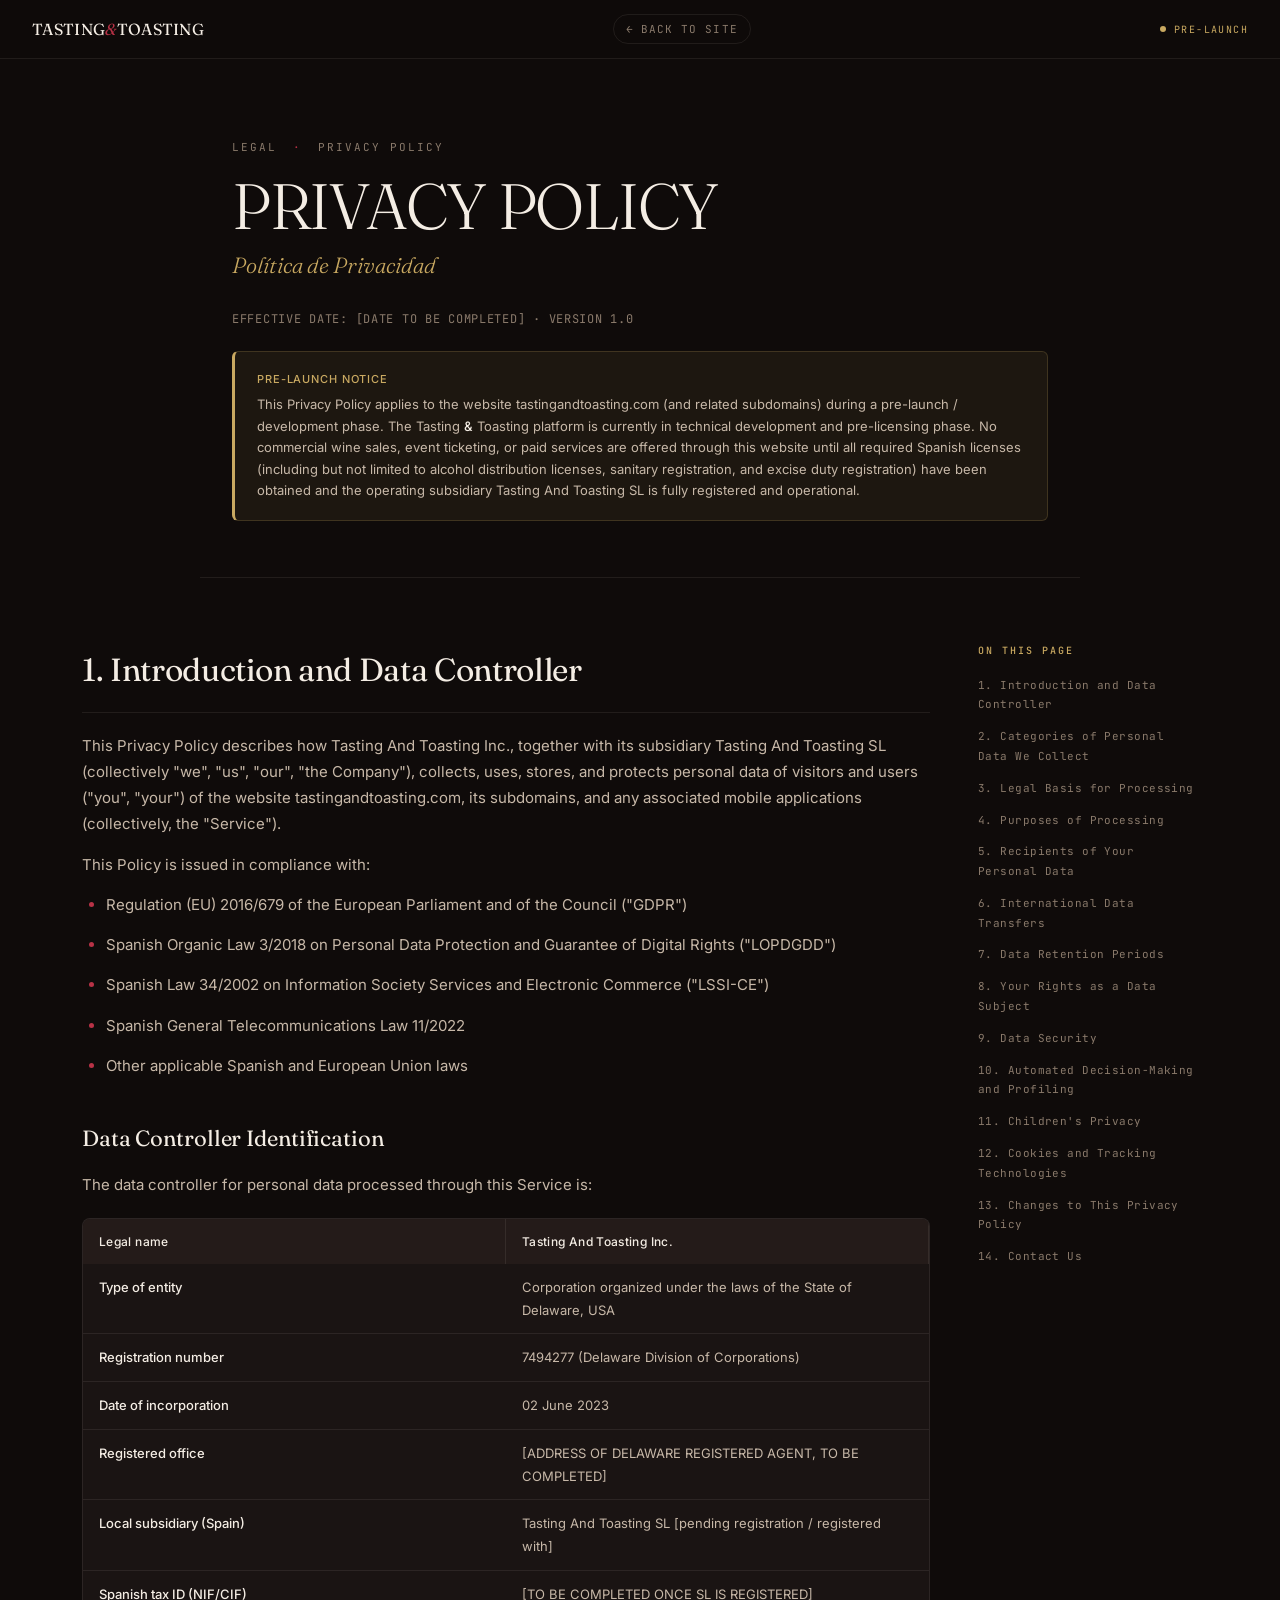
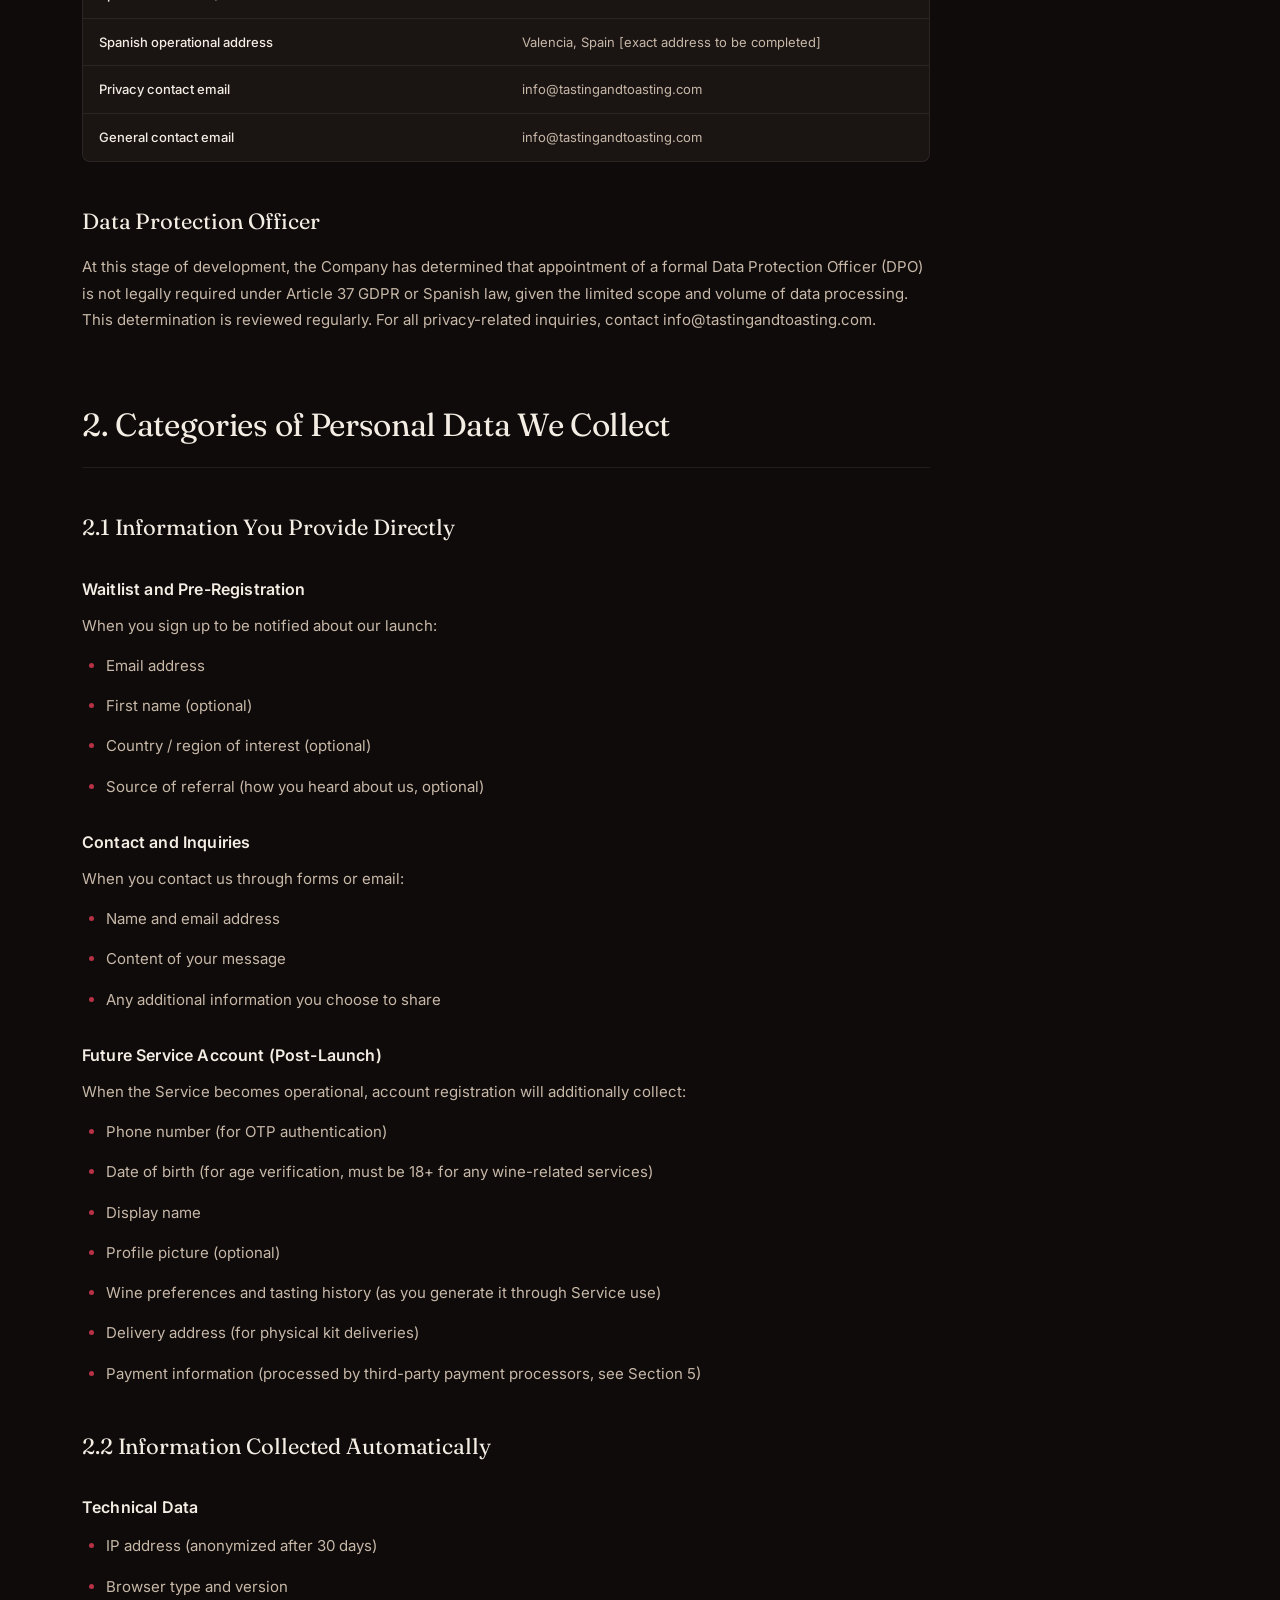
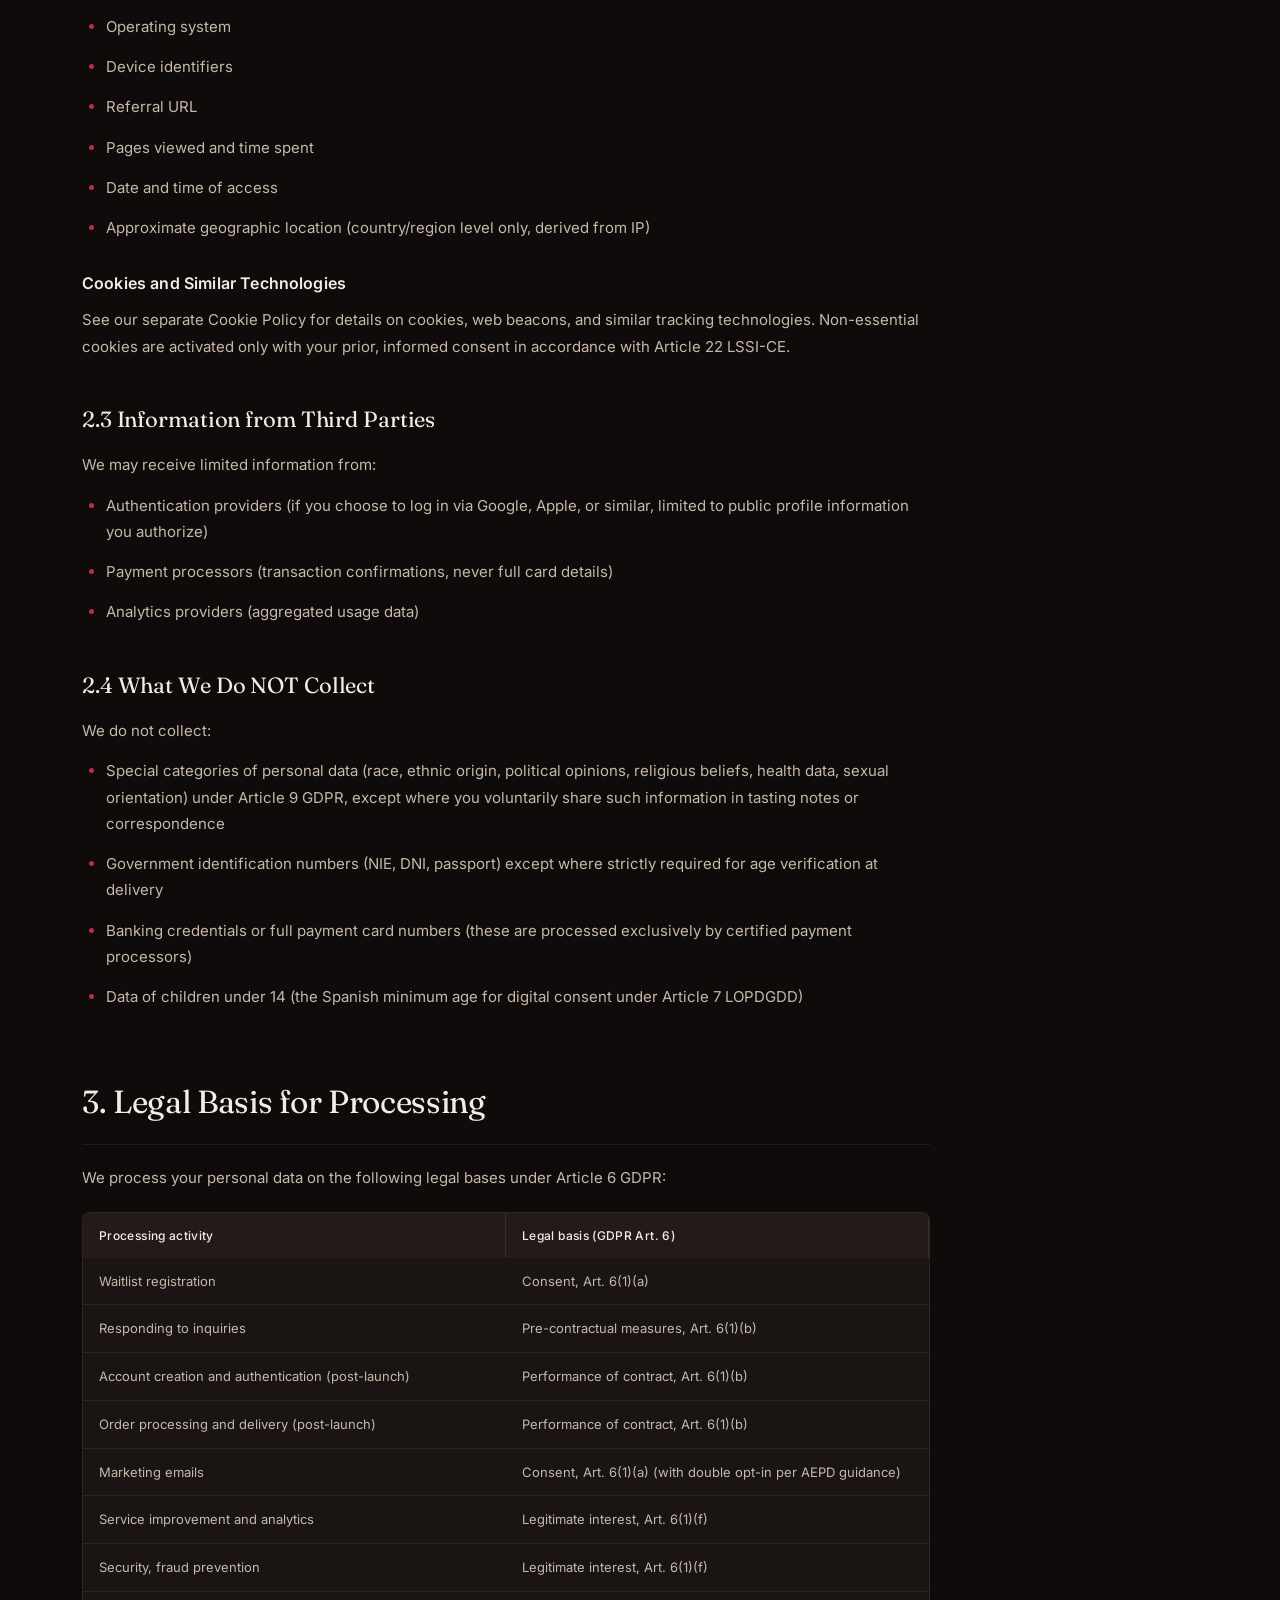
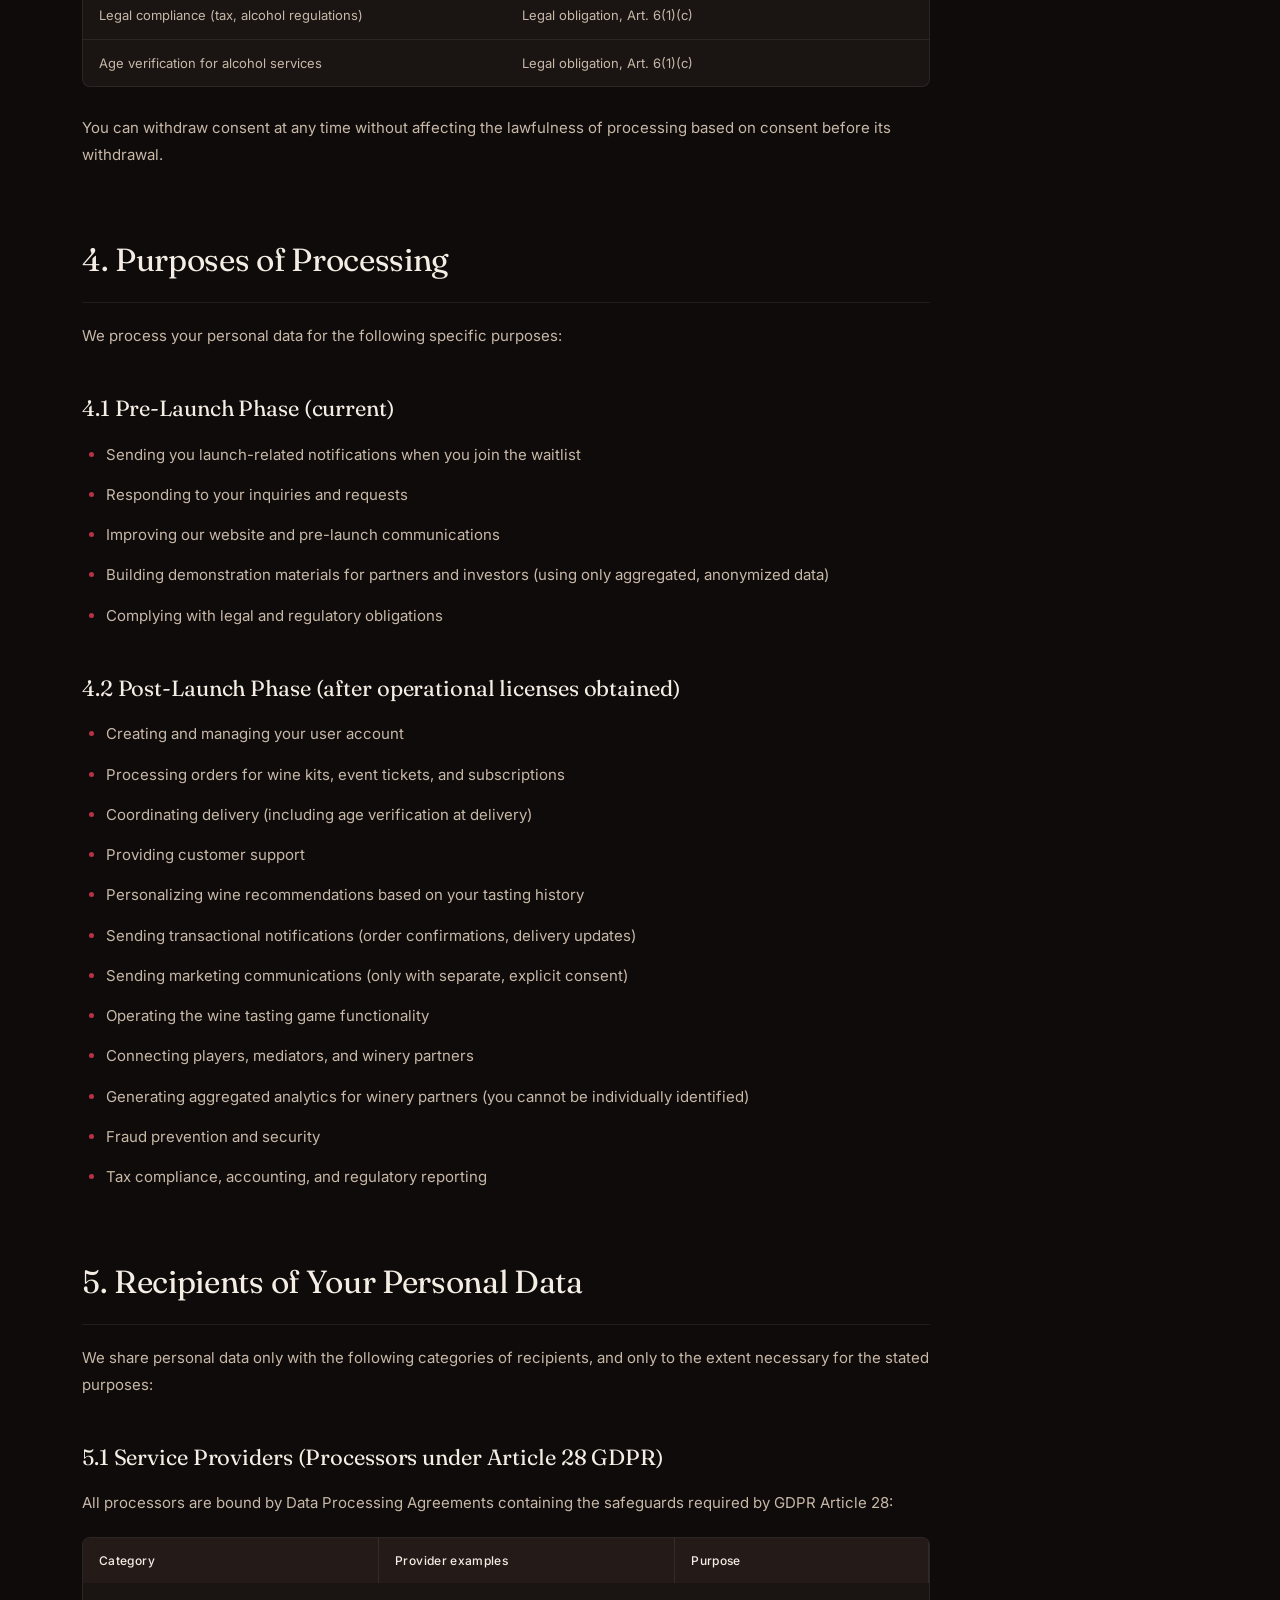
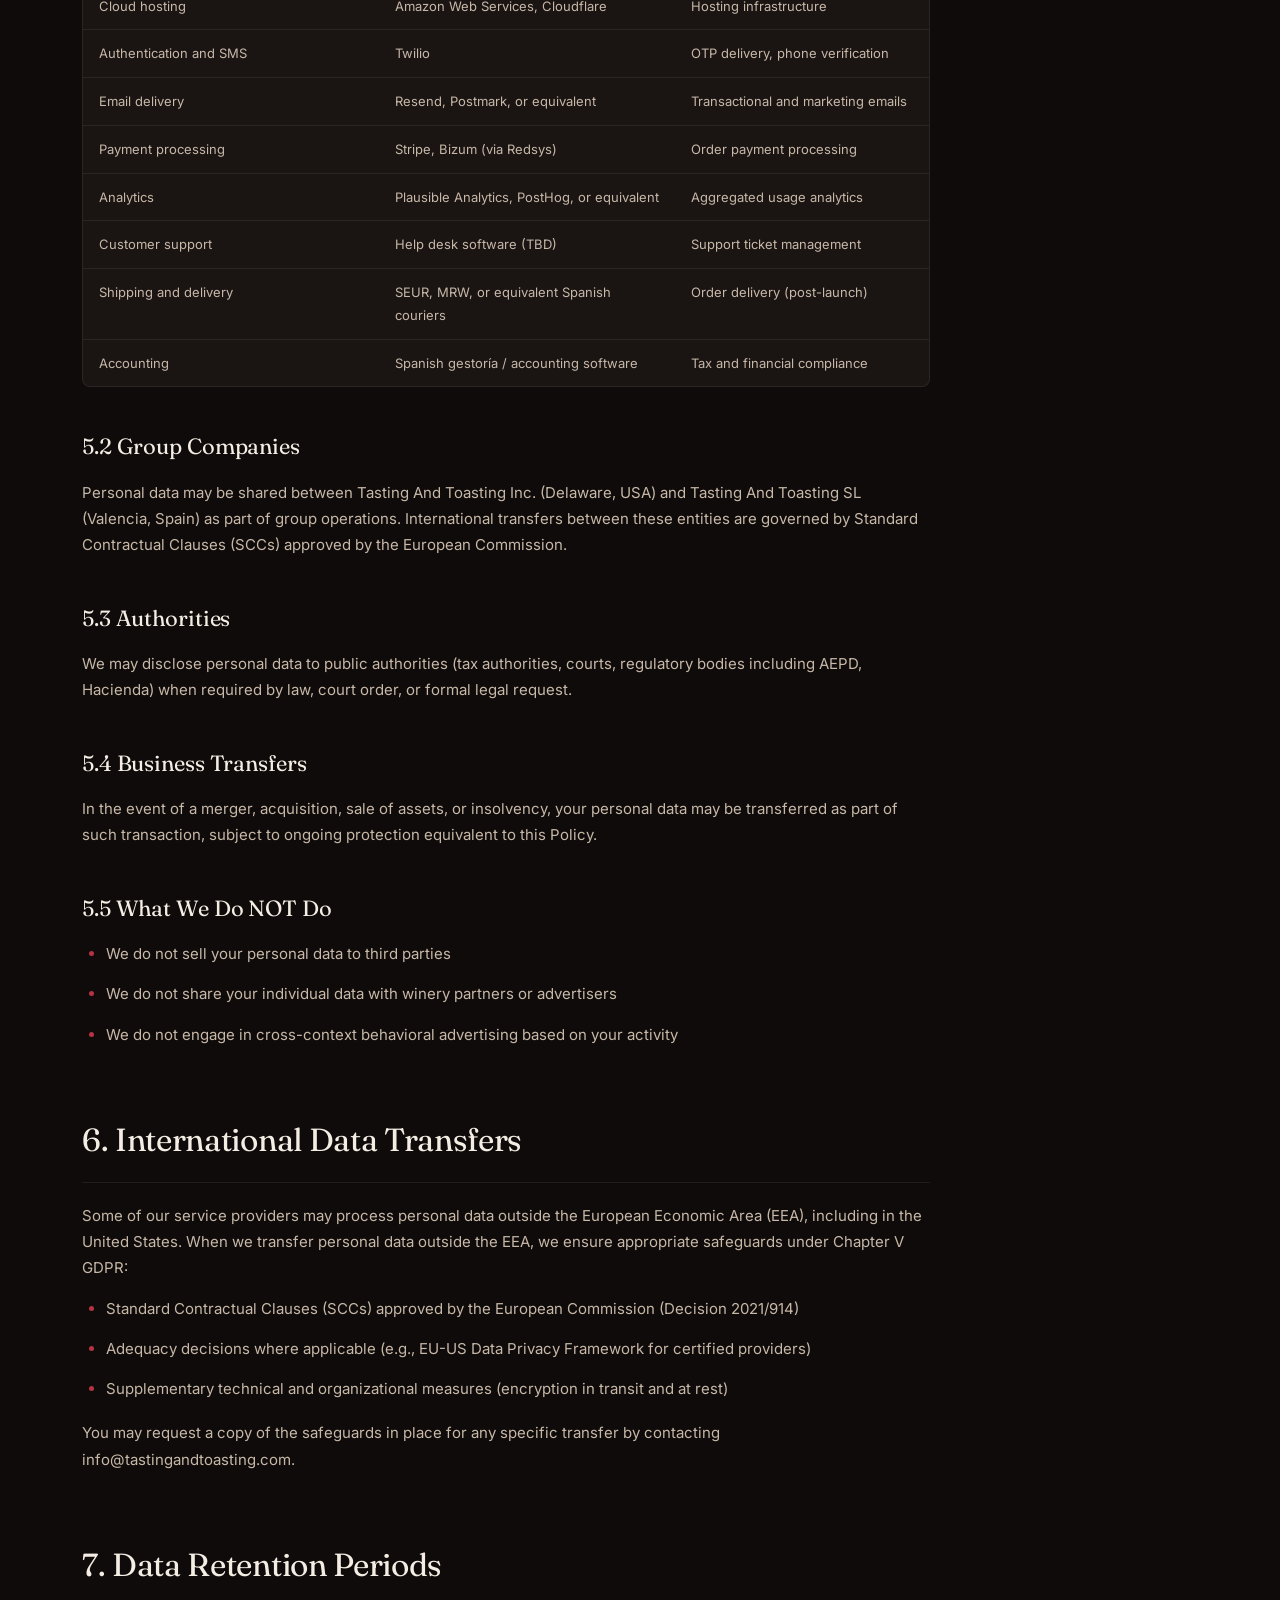
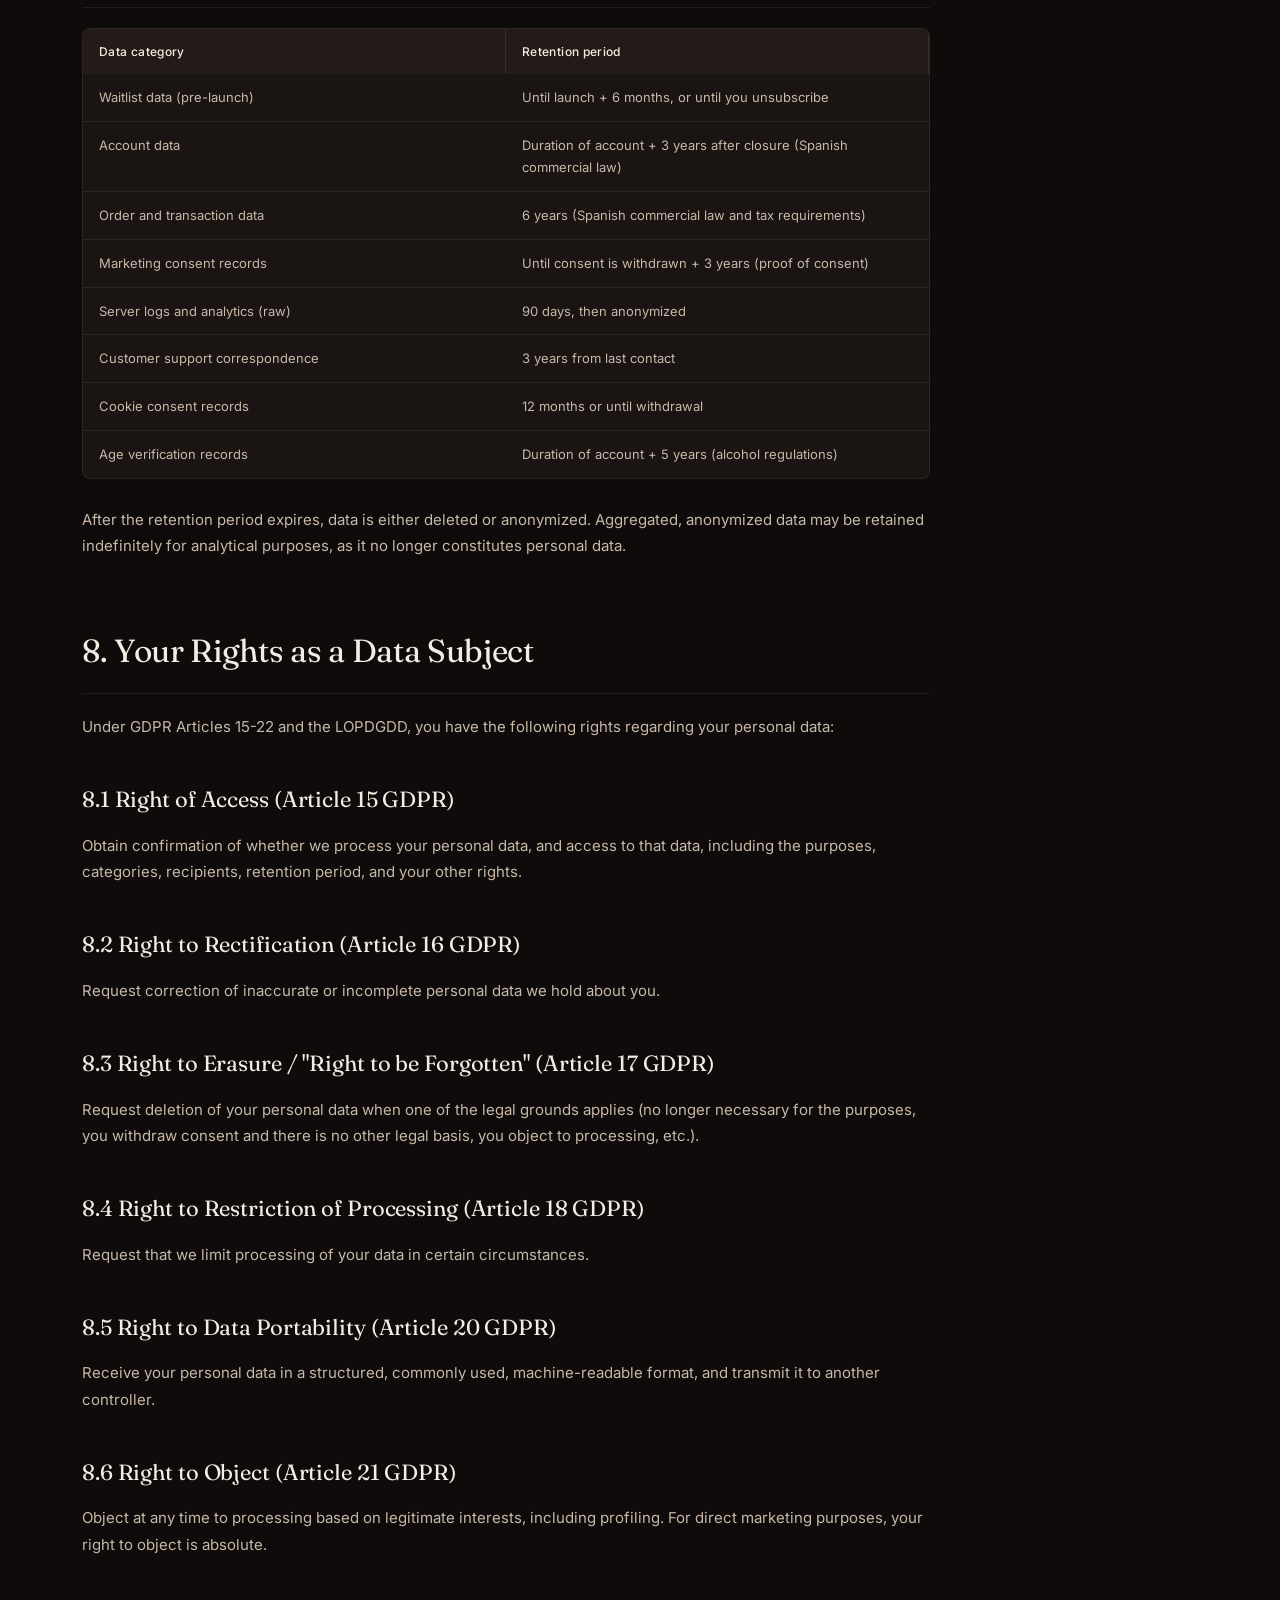
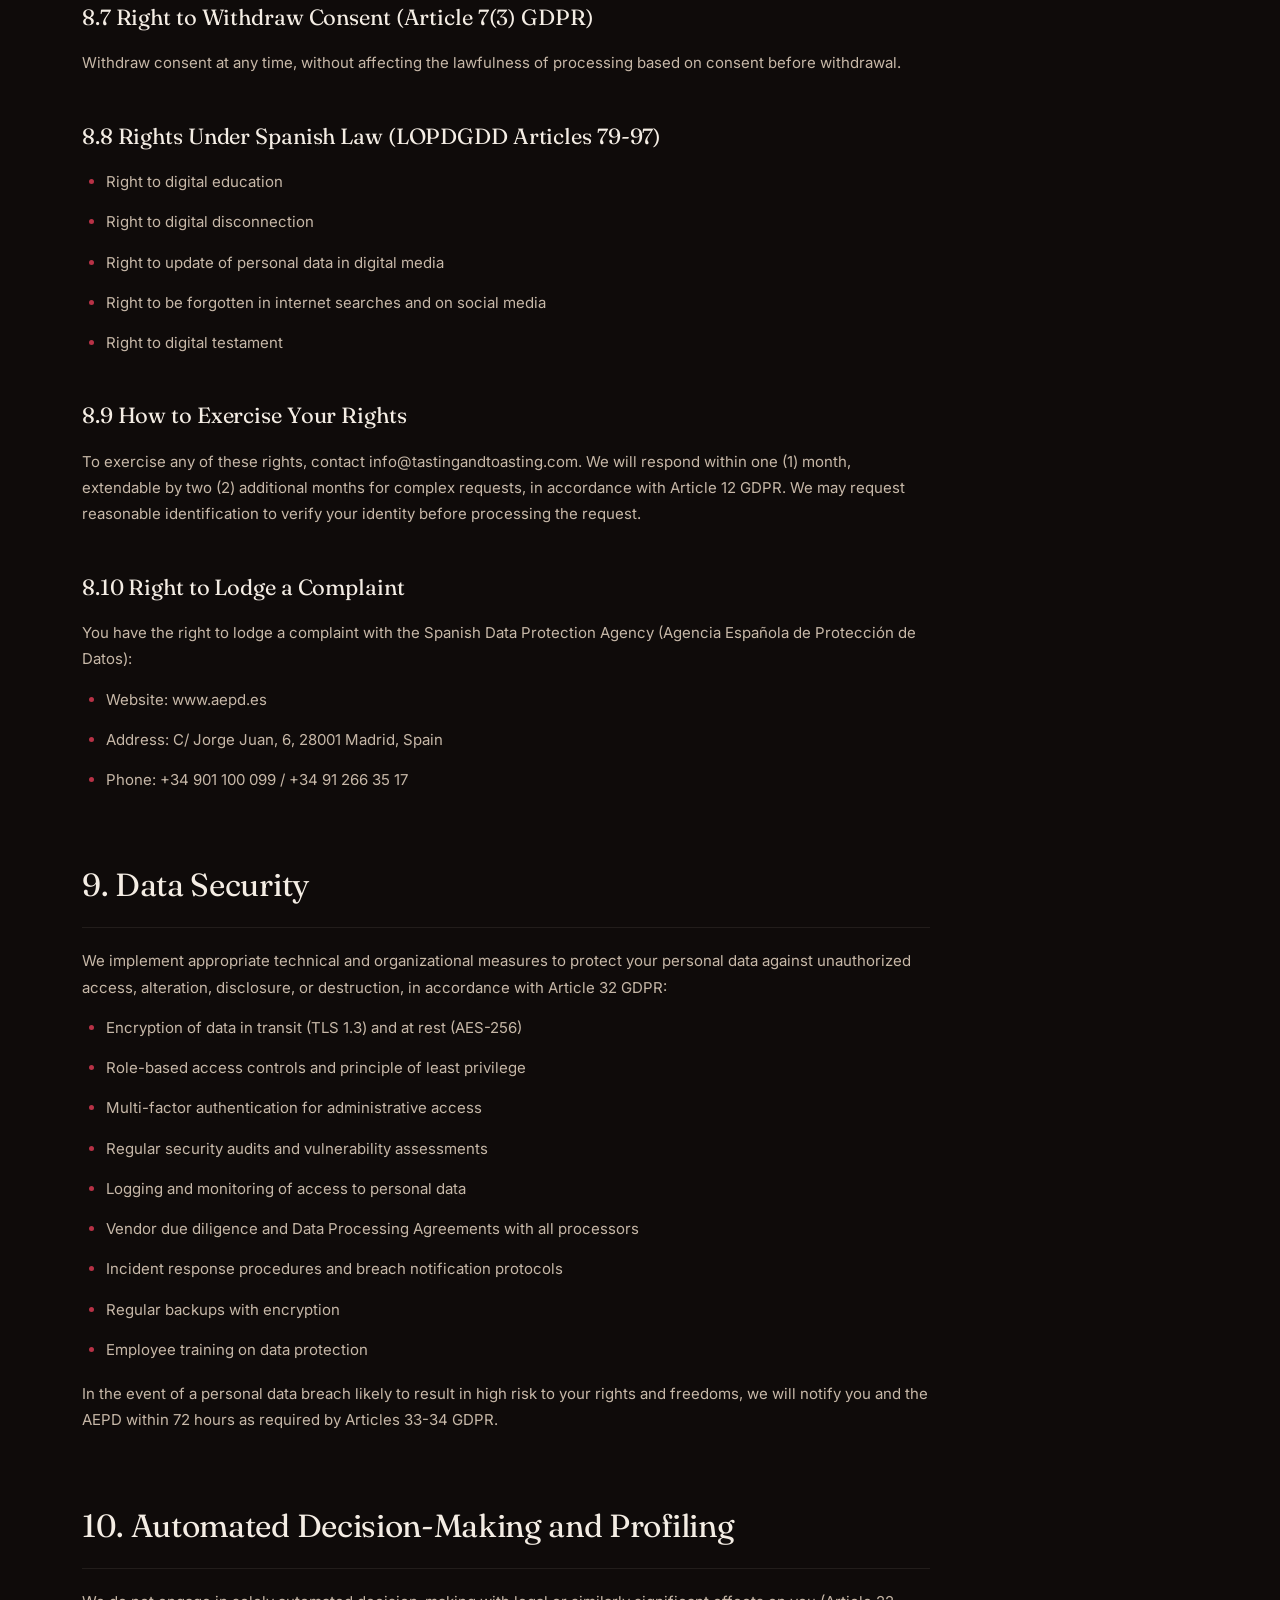
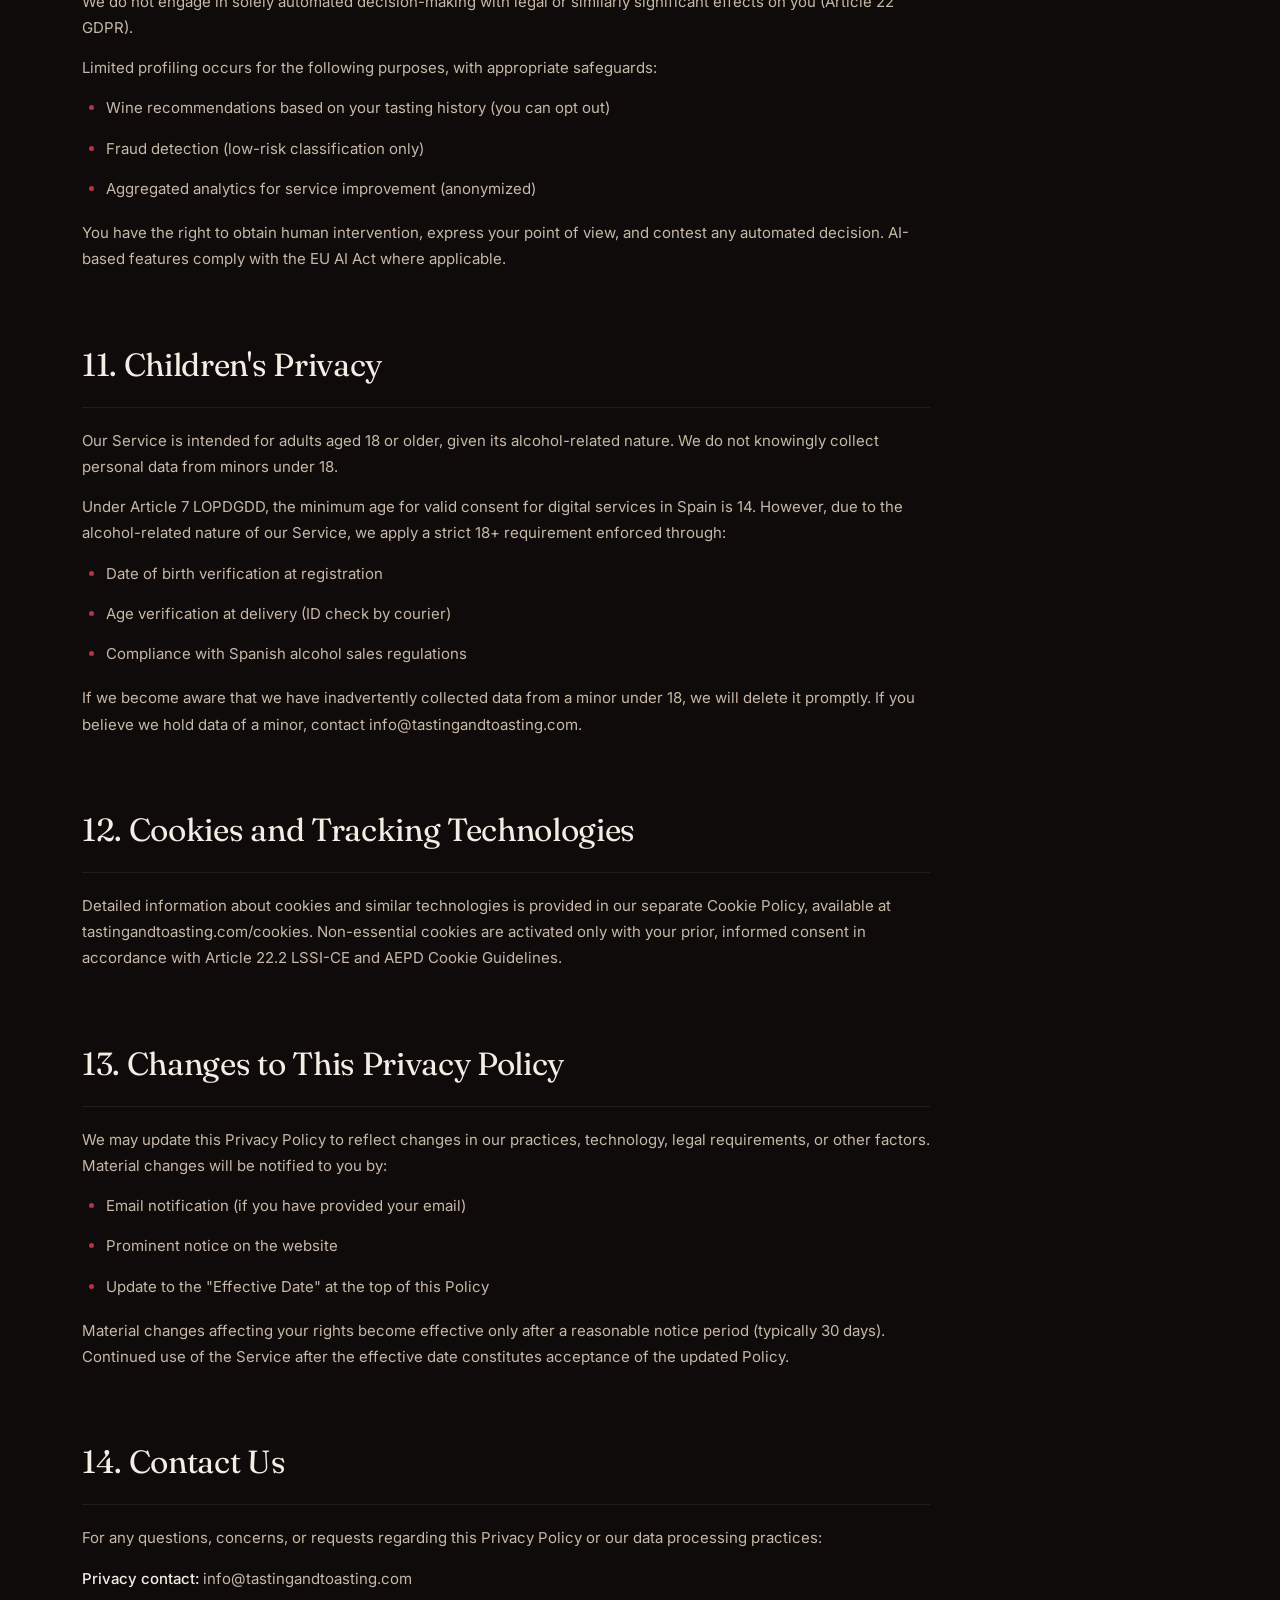
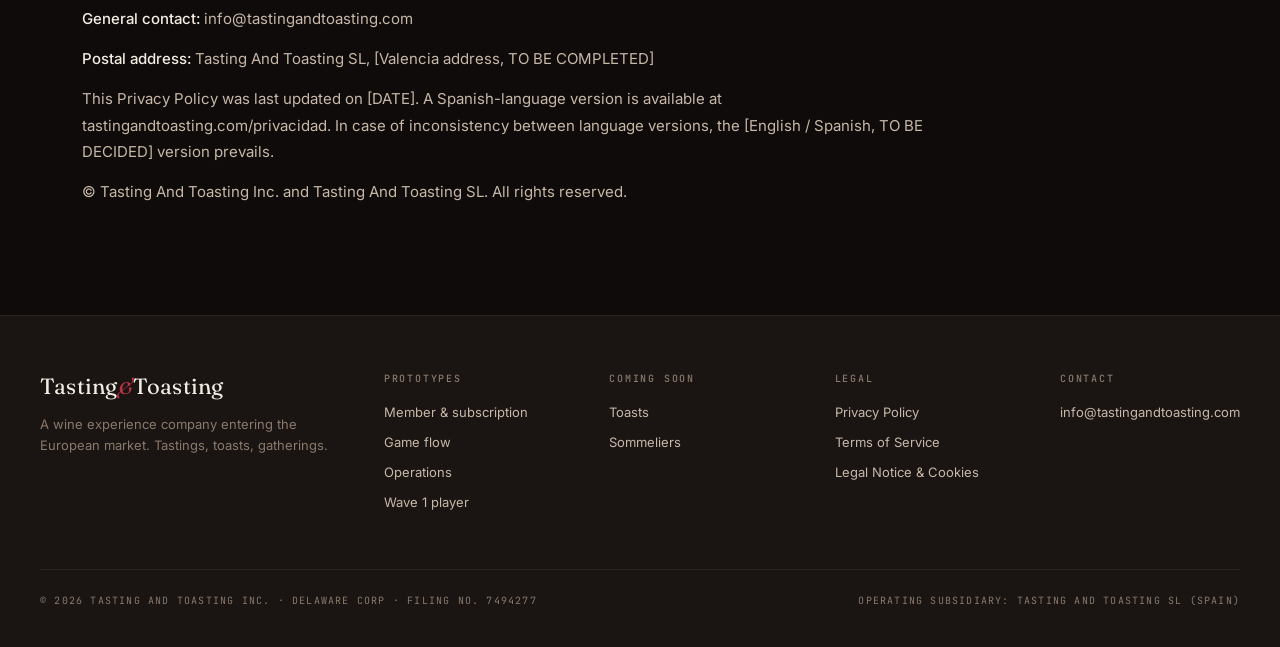
<file: privacy.html>
<!DOCTYPE html>
<html lang="en">
<head>
<meta charset="UTF-8">
<meta name="viewport" content="width=device-width, initial-scale=1.0">
<title>PRIVACY POLICY, Tasting &amp; Toasting</title>
<meta name="description" content="PRIVACY POLICY for the website tastingandtoasting.com, pre-launch / development phase.">
<link rel="preconnect" href="https://fonts.googleapis.com">
<link rel="preconnect" href="https://fonts.gstatic.com" crossorigin>
<link href="https://fonts.googleapis.com/css2?family=Fraunces:opsz,wght@9..144,300;9..144,400;9..144,500;9..144,600;9..144,700&family=JetBrains+Mono:wght@300;400;500&family=Inter:wght@300;400;500;600&display=swap" rel="stylesheet">
<style>
:root {
  --bg: #0F0B0A;
  --bg-2: #1A1413;
  --bg-3: #241B19;
  --ink: #F4EDE4;
  --ink-2: #C7B8A8;
  --ink-3: #8A7A6B;
  --wine: #6B1E2C;
  --wine-2: #8B2838;
  --wine-bright: #B83246;
  --gold: #C9A961;
  --gold-bright: #E8C77A;
  --green: #4A6B3D;
  --line: rgba(244,237,228,0.08);
  --line-2: rgba(244,237,228,0.15);
}

* { margin: 0; padding: 0; box-sizing: border-box; }
html, body { background: var(--bg); color: var(--ink); font-family: 'Inter', sans-serif; -webkit-font-smoothing: antialiased; }
body { overflow-x: hidden; }
a { color: var(--gold); text-decoration: none; transition: color 0.2s ease; }
a:hover { color: var(--gold-bright); }

.topbar {
  position: fixed;
  top: 0; left: 0; right: 0;
  background: rgba(15,11,10,0.85);
  backdrop-filter: blur(20px);
  -webkit-backdrop-filter: blur(20px);
  border-bottom: 1px solid var(--line);
  z-index: 100;
  padding: 14px 32px;
  display: flex;
  align-items: center;
  justify-content: space-between;
  gap: 24px;
}
.topbar-brand {
  font-family: 'Fraunces', serif;
  font-size: 16px;
  letter-spacing: 0.02em;
  color: var(--ink);
}
.topbar-brand .amp { color: var(--wine-bright); font-style: italic; font-weight: 400; }
.topbar-back {
  font-family: 'JetBrains Mono', monospace;
  font-size: 11px;
  letter-spacing: 0.1em;
  text-transform: uppercase;
  color: var(--ink-3);
  display: inline-flex;
  align-items: center;
  gap: 6px;
  padding: 7px 12px;
  border: 1px solid var(--line);
  border-radius: 999px;
  transition: all 0.2s ease;
}
.topbar-back:hover { color: var(--ink); border-color: var(--line-2); background: var(--bg-2); }
.topbar-status {
  font-family: 'JetBrains Mono', monospace;
  font-size: 10px;
  text-transform: uppercase;
  letter-spacing: 0.14em;
  color: var(--gold);
  display: flex;
  align-items: center;
  gap: 8px;
}
.topbar-status::before {
  content: '';
  width: 6px; height: 6px;
  background: var(--gold);
  border-radius: 50%;
  animation: pulse 2s ease-in-out infinite;
}
@keyframes pulse {
  0%, 100% { opacity: 0.5; }
  50% { opacity: 1; }
}

/* Page hero */
.legal-hero {
  padding: 140px 32px 56px;
  max-width: 880px;
  margin: 0 auto;
  border-bottom: 1px solid var(--line);
}
.legal-kicker {
  font-family: 'JetBrains Mono', monospace;
  font-size: 11px;
  text-transform: uppercase;
  letter-spacing: 0.18em;
  color: var(--ink-3);
  margin-bottom: 18px;
  display: flex;
  gap: 16px;
  flex-wrap: wrap;
  align-items: center;
}
.legal-kicker .dot { color: var(--wine-bright); }
.legal-title {
  font-family: 'Fraunces', serif;
  font-weight: 300;
  font-size: clamp(40px, 6vw, 64px);
  line-height: 1.05;
  letter-spacing: -0.02em;
  margin-bottom: 12px;
  color: var(--ink);
}
.legal-title-es {
  font-family: 'Fraunces', serif;
  font-style: italic;
  font-weight: 300;
  font-size: 22px;
  color: var(--gold);
  margin-bottom: 32px;
}
.legal-meta {
  font-family: 'JetBrains Mono', monospace;
  font-size: 12px;
  color: var(--ink-3);
  letter-spacing: 0.06em;
  text-transform: uppercase;
  margin-bottom: 24px;
}
.legal-prelaunch {
  background: rgba(201, 169, 97, 0.08);
  border: 1px solid rgba(201, 169, 97, 0.2);
  border-left: 3px solid var(--gold);
  border-radius: 6px;
  padding: 18px 22px;
  font-size: 13px;
  line-height: 1.65;
  color: var(--ink-2);
  margin-top: 24px;
}
.legal-prelaunch .prelaunch-label {
  color: var(--gold);
  font-weight: 500;
  text-transform: uppercase;
  letter-spacing: 0.08em;
  font-size: 11px;
  display: block;
  margin-bottom: 6px;
}
.legal-prelaunch strong { color: var(--ink); font-weight: 500; }

/* Body */
.legal-body {
  max-width: 880px;
  margin: 0 auto;
  padding: 64px 32px 96px;
  font-size: 15px;
  line-height: 1.75;
  color: var(--ink-2);
}
.legal-body h1 {
  font-family: 'Fraunces', serif;
  font-weight: 400;
  font-size: 32px;
  letter-spacing: -0.01em;
  color: var(--ink);
  margin-top: 64px;
  margin-bottom: 20px;
  padding-bottom: 14px;
  border-bottom: 1px solid var(--line);
  scroll-margin-top: 100px;
}
.legal-body h1:first-child { margin-top: 0; }
.legal-body h2 {
  font-family: 'Fraunces', serif;
  font-weight: 400;
  font-size: 22px;
  letter-spacing: -0.005em;
  color: var(--ink);
  margin-top: 40px;
  margin-bottom: 14px;
  scroll-margin-top: 100px;
}
.legal-body h3 {
  font-family: 'Inter', sans-serif;
  font-weight: 600;
  font-size: 16px;
  letter-spacing: 0.01em;
  color: var(--ink);
  margin-top: 28px;
  margin-bottom: 10px;
  text-transform: none;
}
.legal-body p { margin-bottom: 14px; }
.legal-body strong { color: var(--ink); font-weight: 500; }
.legal-body em { color: var(--ink-2); font-style: italic; }
.legal-body ul, .legal-body ol {
  margin: 12px 0 18px;
  padding-left: 24px;
}
.legal-body li { margin-bottom: 8px; }
.legal-body li::marker { color: var(--wine-bright); }
.legal-body code {
  font-family: 'JetBrains Mono', monospace;
  font-size: 13px;
  background: var(--bg-2);
  padding: 2px 6px;
  border-radius: 4px;
  color: var(--gold);
  border: 1px solid var(--line);
}
.legal-body table {
  width: 100%;
  border-collapse: separate;
  border-spacing: 0;
  margin: 20px 0 28px;
  background: var(--bg-2);
  border: 1px solid var(--line);
  border-radius: 8px;
  overflow: hidden;
  font-size: 13px;
}
.legal-body table th,
.legal-body table td {
  text-align: left;
  padding: 12px 16px;
  border-bottom: 1px solid var(--line);
  vertical-align: top;
}
.legal-body table tr:last-child th,
.legal-body table tr:last-child td { border-bottom: none; }
.legal-body table th {
  background: var(--bg-3);
  color: var(--ink);
  font-weight: 500;
  font-size: 12px;
  letter-spacing: 0.03em;
  text-transform: none;
  width: 35%;
  border-right: 1px solid var(--line);
}
.legal-body table td { color: var(--ink-2); }
.legal-body blockquote {
  border-left: 2px solid var(--wine);
  padding-left: 18px;
  margin: 16px 0;
  color: var(--ink-3);
  font-style: italic;
}
.legal-body hr {
  border: none;
  height: 1px;
  background: var(--line);
  margin: 40px 0;
}

/* Sticky doc nav (table of contents) on desktop */
.legal-layout {
  max-width: 1180px;
  margin: 0 auto;
  display: grid;
  grid-template-columns: 1fr 220px;
  gap: 48px;
  padding: 64px 32px 96px;
}
.legal-toc {
  position: sticky;
  top: 100px;
  align-self: start;
  font-family: 'JetBrains Mono', monospace;
  font-size: 11px;
  line-height: 1.8;
  letter-spacing: 0.04em;
  color: var(--ink-3);
}
.legal-toc h4 {
  text-transform: uppercase;
  font-size: 10px;
  letter-spacing: 0.2em;
  font-weight: 500;
  margin-bottom: 14px;
  color: var(--gold);
}
.legal-toc ul { list-style: none; padding: 0; }
.legal-toc li { margin-bottom: 8px; }
.legal-toc a {
  color: var(--ink-3);
  text-decoration: none;
  transition: color 0.2s ease;
  display: block;
  padding: 2px 0;
  border-left: 2px solid transparent;
  padding-left: 10px;
  margin-left: -12px;
}
.legal-toc a:hover { color: var(--ink); border-left-color: var(--wine-bright); }

.legal-body-only {
  max-width: none;
  padding: 0;
  margin: 0;
}

/* Footer */
.tt-footer {
  background: var(--bg-2);
  border-top: 1px solid var(--line);
  padding: 56px 32px 40px;
  font-family: 'Inter', sans-serif;
  color: var(--ink-3);
}
.tt-footer-inner {
  max-width: 1200px;
  margin: 0 auto;
  display: grid;
  grid-template-columns: 1.5fr 0.9fr 0.9fr 0.9fr 0.9fr;
  gap: 48px;
}
.tt-footer-brand {
  font-family: 'Fraunces', serif;
  font-size: 22px;
  color: var(--ink);
  margin-bottom: 14px;
  letter-spacing: 0.01em;
}
.tt-footer-brand .amp { color: var(--wine-bright); font-style: italic; font-weight: 400; }
.tt-footer-tagline { font-size: 13px; line-height: 1.6; color: var(--ink-3); max-width: 320px; }
.tt-footer-col h4 {
  font-family: 'JetBrains Mono', monospace;
  font-size: 10px;
  font-weight: 500;
  text-transform: uppercase;
  letter-spacing: 0.18em;
  color: var(--ink-3);
  margin-bottom: 16px;
}
.tt-footer-col ul { list-style: none; padding: 0; }
.tt-footer-col li { margin-bottom: 10px; }
.tt-footer-col a {
  color: var(--ink-2);
  font-size: 13px;
  transition: color 0.2s ease;
}
.tt-footer-col a:hover { color: var(--gold); }
.tt-footer-bottom {
  max-width: 1200px;
  margin: 48px auto 0;
  padding-top: 24px;
  border-top: 1px solid var(--line);
  display: flex;
  justify-content: space-between;
  flex-wrap: wrap;
  gap: 16px;
  font-family: 'JetBrains Mono', monospace;
  font-size: 10px;
  text-transform: uppercase;
  letter-spacing: 0.12em;
  color: var(--ink-3);
}

@media (max-width: 1080px) {
  .legal-layout { grid-template-columns: 1fr; gap: 32px; }
  .legal-toc { position: static; padding-bottom: 24px; border-bottom: 1px solid var(--line); }
}
@media (max-width: 700px) {
  .topbar { padding: 12px 20px; }
  .legal-hero { padding: 120px 20px 48px; }
  .legal-layout { padding: 48px 20px 64px; }
  .legal-body table { font-size: 12px; }
  .legal-body table th, .legal-body table td { padding: 10px 12px; }
  .tt-footer-inner { grid-template-columns: 1fr; gap: 32px; }
  .tt-footer { padding: 40px 20px 32px; }
  .tt-footer-bottom { flex-direction: column; }
}
</style>
</head>
<body>

<header class="topbar">
  <a href="index.html" class="topbar-brand">TASTING<span class="amp">&</span>TOASTING</a>
  <a href="index.html" class="topbar-back"><span>←</span><span>Back to site</span></a>
  <div class="topbar-status">Pre-launch</div>
</header>

<section class="legal-hero">
  <div class="legal-kicker">
    <span>Legal</span>
    <span class="dot">·</span>
    <span>PRIVACY POLICY</span>
  </div>
  <h1 class="legal-title">PRIVACY POLICY</h1>
  <div class="legal-title-es">Política de Privacidad</div>
  <div class="legal-meta">Effective date: [DATE TO BE COMPLETED]   ·   Version 1.0</div>
  <div class="legal-prelaunch">
    <span class="prelaunch-label">Pre-launch notice</span>
    This Privacy Policy applies to the website tastingandtoasting.com (and related subdomains) during a pre-launch / development phase. The Tasting <strong>&amp;</strong> Toasting platform is currently in technical development and pre-licensing phase. No commercial wine sales, event ticketing, or paid services are offered through this website until all required Spanish licenses (including but not limited to alcohol distribution licenses, sanitary registration, and excise duty registration) have been obtained and the operating subsidiary Tasting And Toasting SL is fully registered and operational.
  </div>
</section>

<div class="legal-layout">
  <main class="legal-body legal-body-only">
<h1 id="1-introduction-and-data-controller">1. Introduction and Data Controller</h1>
<p>This Privacy Policy describes how Tasting And Toasting Inc., together with its subsidiary Tasting And Toasting SL (collectively "we", "us", "our", "the Company"), collects, uses, stores, and protects personal data of visitors and users ("you", "your") of the website tastingandtoasting.com, its subdomains, and any associated mobile applications (collectively, the "Service").</p>
<p>This Policy is issued in compliance with:</p>
<ul>
<li>
<p>Regulation (EU) 2016/679 of the European Parliament and of the Council ("GDPR")</p>
</li>
<li>
<p>Spanish Organic Law 3/2018 on Personal Data Protection and Guarantee of Digital Rights ("LOPDGDD")</p>
</li>
<li>
<p>Spanish Law 34/2002 on Information Society Services and Electronic Commerce ("LSSI-CE")</p>
</li>
<li>
<p>Spanish General Telecommunications Law 11/2022</p>
</li>
<li>
<p>Other applicable Spanish and European Union laws</p>
</li>
</ul>
<h2 id="data-controller-identification">Data Controller Identification</h2>
<p>The data controller for personal data processed through this Service is:</p>
<table>
<thead>
<tr>
<th><strong>Legal name</strong></th>
<th>Tasting And Toasting Inc.</th>
</tr>
</thead>
<tbody>
<tr>
<td><strong>Type of entity</strong></td>
<td>Corporation organized under the laws of the State of Delaware, USA</td>
</tr>
<tr>
<td><strong>Registration number</strong></td>
<td>7494277 (Delaware Division of Corporations)</td>
</tr>
<tr>
<td><strong>Date of incorporation</strong></td>
<td>02 June 2023</td>
</tr>
<tr>
<td><strong>Registered office</strong></td>
<td>[ADDRESS OF DELAWARE REGISTERED AGENT, TO BE COMPLETED]</td>
</tr>
<tr>
<td><strong>Local subsidiary (Spain)</strong></td>
<td>Tasting And Toasting SL [pending registration / registered with]</td>
</tr>
<tr>
<td><strong>Spanish tax ID (NIF/CIF)</strong></td>
<td>[TO BE COMPLETED ONCE SL IS REGISTERED]</td>
</tr>
<tr>
<td><strong>Spanish operational address</strong></td>
<td>Valencia, Spain [exact address to be completed]</td>
</tr>
<tr>
<td><strong>Privacy contact email</strong></td>
<td>info@tastingandtoasting.com</td>
</tr>
<tr>
<td><strong>General contact email</strong></td>
<td>info@tastingandtoasting.com</td>
</tr>
</tbody>
</table>
<h2 id="data-protection-officer">Data Protection Officer</h2>
<p>At this stage of development, the Company has determined that appointment of a formal Data Protection Officer (DPO) is not legally required under Article 37 GDPR or Spanish law, given the limited scope and volume of data processing. This determination is reviewed regularly. For all privacy-related inquiries, contact info@tastingandtoasting.com.</p>
<h1 id="2-categories-of-personal-data-we-collect">2. Categories of Personal Data We Collect</h1>
<h2 id="21-information-you-provide-directly">2.1 Information You Provide Directly</h2>
<h3>Waitlist and Pre-Registration</h3>
<p>When you sign up to be notified about our launch:</p>
<ul>
<li>
<p>Email address</p>
</li>
<li>
<p>First name (optional)</p>
</li>
<li>
<p>Country / region of interest (optional)</p>
</li>
<li>
<p>Source of referral (how you heard about us, optional)</p>
</li>
</ul>
<h3>Contact and Inquiries</h3>
<p>When you contact us through forms or email:</p>
<ul>
<li>
<p>Name and email address</p>
</li>
<li>
<p>Content of your message</p>
</li>
<li>
<p>Any additional information you choose to share</p>
</li>
</ul>
<h3>Future Service Account (Post-Launch)</h3>
<p>When the Service becomes operational, account registration will additionally collect:</p>
<ul>
<li>
<p>Phone number (for OTP authentication)</p>
</li>
<li>
<p>Date of birth (for age verification, must be 18+ for any wine-related services)</p>
</li>
<li>
<p>Display name</p>
</li>
<li>
<p>Profile picture (optional)</p>
</li>
<li>
<p>Wine preferences and tasting history (as you generate it through Service use)</p>
</li>
<li>
<p>Delivery address (for physical kit deliveries)</p>
</li>
<li>
<p>Payment information (processed by third-party payment processors, see Section 5)</p>
</li>
</ul>
<h2 id="22-information-collected-automatically">2.2 Information Collected Automatically</h2>
<h3>Technical Data</h3>
<ul>
<li>
<p>IP address (anonymized after 30 days)</p>
</li>
<li>
<p>Browser type and version</p>
</li>
<li>
<p>Operating system</p>
</li>
<li>
<p>Device identifiers</p>
</li>
<li>
<p>Referral URL</p>
</li>
<li>
<p>Pages viewed and time spent</p>
</li>
<li>
<p>Date and time of access</p>
</li>
<li>
<p>Approximate geographic location (country/region level only, derived from IP)</p>
</li>
</ul>
<h3>Cookies and Similar Technologies</h3>
<p>See our separate Cookie Policy for details on cookies, web beacons, and similar tracking technologies. Non-essential cookies are activated only with your prior, informed consent in accordance with Article 22 LSSI-CE.</p>
<h2 id="23-information-from-third-parties">2.3 Information from Third Parties</h2>
<p>We may receive limited information from:</p>
<ul>
<li>
<p>Authentication providers (if you choose to log in via Google, Apple, or similar, limited to public profile information you authorize)</p>
</li>
<li>
<p>Payment processors (transaction confirmations, never full card details)</p>
</li>
<li>
<p>Analytics providers (aggregated usage data)</p>
</li>
</ul>
<h2 id="24-what-we-do-not-collect">2.4 What We Do NOT Collect</h2>
<p>We do not collect:</p>
<ul>
<li>
<p>Special categories of personal data (race, ethnic origin, political opinions, religious beliefs, health data, sexual orientation) under Article 9 GDPR, except where you voluntarily share such information in tasting notes or correspondence</p>
</li>
<li>
<p>Government identification numbers (NIE, DNI, passport) except where strictly required for age verification at delivery</p>
</li>
<li>
<p>Banking credentials or full payment card numbers (these are processed exclusively by certified payment processors)</p>
</li>
<li>
<p>Data of children under 14 (the Spanish minimum age for digital consent under Article 7 LOPDGDD)</p>
</li>
</ul>
<h1 id="3-legal-basis-for-processing">3. Legal Basis for Processing</h1>
<p>We process your personal data on the following legal bases under Article 6 GDPR:</p>
<table>
<thead>
<tr>
<th><strong>Processing activity</strong></th>
<th><strong>Legal basis (GDPR Art. 6)</strong></th>
</tr>
</thead>
<tbody>
<tr>
<td>Waitlist registration</td>
<td>Consent, Art. 6(1)(a)</td>
</tr>
<tr>
<td>Responding to inquiries</td>
<td>Pre-contractual measures, Art. 6(1)(b)</td>
</tr>
<tr>
<td>Account creation and authentication (post-launch)</td>
<td>Performance of contract, Art. 6(1)(b)</td>
</tr>
<tr>
<td>Order processing and delivery (post-launch)</td>
<td>Performance of contract, Art. 6(1)(b)</td>
</tr>
<tr>
<td>Marketing emails</td>
<td>Consent, Art. 6(1)(a) (with double opt-in per AEPD guidance)</td>
</tr>
<tr>
<td>Service improvement and analytics</td>
<td>Legitimate interest, Art. 6(1)(f)</td>
</tr>
<tr>
<td>Security, fraud prevention</td>
<td>Legitimate interest, Art. 6(1)(f)</td>
</tr>
<tr>
<td>Legal compliance (tax, alcohol regulations)</td>
<td>Legal obligation, Art. 6(1)(c)</td>
</tr>
<tr>
<td>Age verification for alcohol services</td>
<td>Legal obligation, Art. 6(1)(c)</td>
</tr>
</tbody>
</table>
<p>You can withdraw consent at any time without affecting the lawfulness of processing based on consent before its withdrawal.</p>
<h1 id="4-purposes-of-processing">4. Purposes of Processing</h1>
<p>We process your personal data for the following specific purposes:</p>
<h2 id="41-pre-launch-phase-current">4.1 Pre-Launch Phase (current)</h2>
<ul>
<li>
<p>Sending you launch-related notifications when you join the waitlist</p>
</li>
<li>
<p>Responding to your inquiries and requests</p>
</li>
<li>
<p>Improving our website and pre-launch communications</p>
</li>
<li>
<p>Building demonstration materials for partners and investors (using only aggregated, anonymized data)</p>
</li>
<li>
<p>Complying with legal and regulatory obligations</p>
</li>
</ul>
<h2 id="42-post-launch-phase-after-operational-licenses-obtained">4.2 Post-Launch Phase (after operational licenses obtained)</h2>
<ul>
<li>
<p>Creating and managing your user account</p>
</li>
<li>
<p>Processing orders for wine kits, event tickets, and subscriptions</p>
</li>
<li>
<p>Coordinating delivery (including age verification at delivery)</p>
</li>
<li>
<p>Providing customer support</p>
</li>
<li>
<p>Personalizing wine recommendations based on your tasting history</p>
</li>
<li>
<p>Sending transactional notifications (order confirmations, delivery updates)</p>
</li>
<li>
<p>Sending marketing communications (only with separate, explicit consent)</p>
</li>
<li>
<p>Operating the wine tasting game functionality</p>
</li>
<li>
<p>Connecting players, mediators, and winery partners</p>
</li>
<li>
<p>Generating aggregated analytics for winery partners (you cannot be individually identified)</p>
</li>
<li>
<p>Fraud prevention and security</p>
</li>
<li>
<p>Tax compliance, accounting, and regulatory reporting</p>
</li>
</ul>
<h1 id="5-recipients-of-your-personal-data">5. Recipients of Your Personal Data</h1>
<p>We share personal data only with the following categories of recipients, and only to the extent necessary for the stated purposes:</p>
<h2 id="51-service-providers-processors-under-article-28-gdpr">5.1 Service Providers (Processors under Article 28 GDPR)</h2>
<p>All processors are bound by Data Processing Agreements containing the safeguards required by GDPR Article 28:</p>
<table>
<thead>
<tr>
<th><strong>Category</strong></th>
<th><strong>Provider examples</strong></th>
<th><strong>Purpose</strong></th>
</tr>
</thead>
<tbody>
<tr>
<td>Cloud hosting</td>
<td>Amazon Web Services, Cloudflare</td>
<td>Hosting infrastructure</td>
</tr>
<tr>
<td>Authentication and SMS</td>
<td>Twilio</td>
<td>OTP delivery, phone verification</td>
</tr>
<tr>
<td>Email delivery</td>
<td>Resend, Postmark, or equivalent</td>
<td>Transactional and marketing emails</td>
</tr>
<tr>
<td>Payment processing</td>
<td>Stripe, Bizum (via Redsys)</td>
<td>Order payment processing</td>
</tr>
<tr>
<td>Analytics</td>
<td>Plausible Analytics, PostHog, or equivalent</td>
<td>Aggregated usage analytics</td>
</tr>
<tr>
<td>Customer support</td>
<td>Help desk software (TBD)</td>
<td>Support ticket management</td>
</tr>
<tr>
<td>Shipping and delivery</td>
<td>SEUR, MRW, or equivalent Spanish couriers</td>
<td>Order delivery (post-launch)</td>
</tr>
<tr>
<td>Accounting</td>
<td>Spanish gestoría / accounting software</td>
<td>Tax and financial compliance</td>
</tr>
</tbody>
</table>
<h2 id="52-group-companies">5.2 Group Companies</h2>
<p>Personal data may be shared between Tasting And Toasting Inc. (Delaware, USA) and Tasting And Toasting SL (Valencia, Spain) as part of group operations. International transfers between these entities are governed by Standard Contractual Clauses (SCCs) approved by the European Commission.</p>
<h2 id="53-authorities">5.3 Authorities</h2>
<p>We may disclose personal data to public authorities (tax authorities, courts, regulatory bodies including AEPD, Hacienda) when required by law, court order, or formal legal request.</p>
<h2 id="54-business-transfers">5.4 Business Transfers</h2>
<p>In the event of a merger, acquisition, sale of assets, or insolvency, your personal data may be transferred as part of such transaction, subject to ongoing protection equivalent to this Policy.</p>
<h2 id="55-what-we-do-not-do">5.5 What We Do NOT Do</h2>
<ul>
<li>
<p>We do not sell your personal data to third parties</p>
</li>
<li>
<p>We do not share your individual data with winery partners or advertisers</p>
</li>
<li>
<p>We do not engage in cross-context behavioral advertising based on your activity</p>
</li>
</ul>
<h1 id="6-international-data-transfers">6. International Data Transfers</h1>
<p>Some of our service providers may process personal data outside the European Economic Area (EEA), including in the United States. When we transfer personal data outside the EEA, we ensure appropriate safeguards under Chapter V GDPR:</p>
<ul>
<li>
<p>Standard Contractual Clauses (SCCs) approved by the European Commission (Decision 2021/914)</p>
</li>
<li>
<p>Adequacy decisions where applicable (e.g., EU-US Data Privacy Framework for certified providers)</p>
</li>
<li>
<p>Supplementary technical and organizational measures (encryption in transit and at rest)</p>
</li>
</ul>
<p>You may request a copy of the safeguards in place for any specific transfer by contacting info@tastingandtoasting.com.</p>
<h1 id="7-data-retention-periods">7. Data Retention Periods</h1>
<table>
<thead>
<tr>
<th><strong>Data category</strong></th>
<th><strong>Retention period</strong></th>
</tr>
</thead>
<tbody>
<tr>
<td>Waitlist data (pre-launch)</td>
<td>Until launch + 6 months, or until you unsubscribe</td>
</tr>
<tr>
<td>Account data</td>
<td>Duration of account + 3 years after closure (Spanish commercial law)</td>
</tr>
<tr>
<td>Order and transaction data</td>
<td>6 years (Spanish commercial law and tax requirements)</td>
</tr>
<tr>
<td>Marketing consent records</td>
<td>Until consent is withdrawn + 3 years (proof of consent)</td>
</tr>
<tr>
<td>Server logs and analytics (raw)</td>
<td>90 days, then anonymized</td>
</tr>
<tr>
<td>Customer support correspondence</td>
<td>3 years from last contact</td>
</tr>
<tr>
<td>Cookie consent records</td>
<td>12 months or until withdrawal</td>
</tr>
<tr>
<td>Age verification records</td>
<td>Duration of account + 5 years (alcohol regulations)</td>
</tr>
</tbody>
</table>
<p>After the retention period expires, data is either deleted or anonymized. Aggregated, anonymized data may be retained indefinitely for analytical purposes, as it no longer constitutes personal data.</p>
<h1 id="8-your-rights-as-a-data-subject">8. Your Rights as a Data Subject</h1>
<p>Under GDPR Articles 15-22 and the LOPDGDD, you have the following rights regarding your personal data:</p>
<h2 id="81-right-of-access-article-15-gdpr">8.1 Right of Access (Article 15 GDPR)</h2>
<p>Obtain confirmation of whether we process your personal data, and access to that data, including the purposes, categories, recipients, retention period, and your other rights.</p>
<h2 id="82-right-to-rectification-article-16-gdpr">8.2 Right to Rectification (Article 16 GDPR)</h2>
<p>Request correction of inaccurate or incomplete personal data we hold about you.</p>
<h2 id="83-right-to-erasure-right-to-be-forgotten-article-17-gdpr">8.3 Right to Erasure / "Right to be Forgotten" (Article 17 GDPR)</h2>
<p>Request deletion of your personal data when one of the legal grounds applies (no longer necessary for the purposes, you withdraw consent and there is no other legal basis, you object to processing, etc.).</p>
<h2 id="84-right-to-restriction-of-processing-article-18-gdpr">8.4 Right to Restriction of Processing (Article 18 GDPR)</h2>
<p>Request that we limit processing of your data in certain circumstances.</p>
<h2 id="85-right-to-data-portability-article-20-gdpr">8.5 Right to Data Portability (Article 20 GDPR)</h2>
<p>Receive your personal data in a structured, commonly used, machine-readable format, and transmit it to another controller.</p>
<h2 id="86-right-to-object-article-21-gdpr">8.6 Right to Object (Article 21 GDPR)</h2>
<p>Object at any time to processing based on legitimate interests, including profiling. For direct marketing purposes, your right to object is absolute.</p>
<h2 id="87-right-to-withdraw-consent-article-73-gdpr">8.7 Right to Withdraw Consent (Article 7(3) GDPR)</h2>
<p>Withdraw consent at any time, without affecting the lawfulness of processing based on consent before withdrawal.</p>
<h2 id="88-rights-under-spanish-law-lopdgdd-articles-79-97">8.8 Rights Under Spanish Law (LOPDGDD Articles 79-97)</h2>
<ul>
<li>
<p>Right to digital education</p>
</li>
<li>
<p>Right to digital disconnection</p>
</li>
<li>
<p>Right to update of personal data in digital media</p>
</li>
<li>
<p>Right to be forgotten in internet searches and on social media</p>
</li>
<li>
<p>Right to digital testament</p>
</li>
</ul>
<h2 id="89-how-to-exercise-your-rights">8.9 How to Exercise Your Rights</h2>
<p>To exercise any of these rights, contact info@tastingandtoasting.com. We will respond within one (1) month, extendable by two (2) additional months for complex requests, in accordance with Article 12 GDPR. We may request reasonable identification to verify your identity before processing the request.</p>
<h2 id="810-right-to-lodge-a-complaint">8.10 Right to Lodge a Complaint</h2>
<p>You have the right to lodge a complaint with the Spanish Data Protection Agency (Agencia Española de Protección de Datos):</p>
<ul>
<li>
<p>Website: www.aepd.es</p>
</li>
<li>
<p>Address: C/ Jorge Juan, 6, 28001 Madrid, Spain</p>
</li>
<li>
<p>Phone: +34 901 100 099 / +34 91 266 35 17</p>
</li>
</ul>
<h1 id="9-data-security">9. Data Security</h1>
<p>We implement appropriate technical and organizational measures to protect your personal data against unauthorized access, alteration, disclosure, or destruction, in accordance with Article 32 GDPR:</p>
<ul>
<li>
<p>Encryption of data in transit (TLS 1.3) and at rest (AES-256)</p>
</li>
<li>
<p>Role-based access controls and principle of least privilege</p>
</li>
<li>
<p>Multi-factor authentication for administrative access</p>
</li>
<li>
<p>Regular security audits and vulnerability assessments</p>
</li>
<li>
<p>Logging and monitoring of access to personal data</p>
</li>
<li>
<p>Vendor due diligence and Data Processing Agreements with all processors</p>
</li>
<li>
<p>Incident response procedures and breach notification protocols</p>
</li>
<li>
<p>Regular backups with encryption</p>
</li>
<li>
<p>Employee training on data protection</p>
</li>
</ul>
<p>In the event of a personal data breach likely to result in high risk to your rights and freedoms, we will notify you and the AEPD within 72 hours as required by Articles 33-34 GDPR.</p>
<h1 id="10-automated-decision-making-and-profiling">10. Automated Decision-Making and Profiling</h1>
<p>We do not engage in solely automated decision-making with legal or similarly significant effects on you (Article 22 GDPR).</p>
<p>Limited profiling occurs for the following purposes, with appropriate safeguards:</p>
<ul>
<li>
<p>Wine recommendations based on your tasting history (you can opt out)</p>
</li>
<li>
<p>Fraud detection (low-risk classification only)</p>
</li>
<li>
<p>Aggregated analytics for service improvement (anonymized)</p>
</li>
</ul>
<p>You have the right to obtain human intervention, express your point of view, and contest any automated decision. AI-based features comply with the EU AI Act where applicable.</p>
<h1 id="11-childrens-privacy">11. Children's Privacy</h1>
<p>Our Service is intended for adults aged 18 or older, given its alcohol-related nature. We do not knowingly collect personal data from minors under 18.</p>
<p>Under Article 7 LOPDGDD, the minimum age for valid consent for digital services in Spain is 14. However, due to the alcohol-related nature of our Service, we apply a strict 18+ requirement enforced through:</p>
<ul>
<li>
<p>Date of birth verification at registration</p>
</li>
<li>
<p>Age verification at delivery (ID check by courier)</p>
</li>
<li>
<p>Compliance with Spanish alcohol sales regulations</p>
</li>
</ul>
<p>If we become aware that we have inadvertently collected data from a minor under 18, we will delete it promptly. If you believe we hold data of a minor, contact info@tastingandtoasting.com.</p>
<h1 id="12-cookies-and-tracking-technologies">12. Cookies and Tracking Technologies</h1>
<p>Detailed information about cookies and similar technologies is provided in our separate Cookie Policy, available at tastingandtoasting.com/cookies. Non-essential cookies are activated only with your prior, informed consent in accordance with Article 22.2 LSSI-CE and AEPD Cookie Guidelines.</p>
<h1 id="13-changes-to-this-privacy-policy">13. Changes to This Privacy Policy</h1>
<p>We may update this Privacy Policy to reflect changes in our practices, technology, legal requirements, or other factors. Material changes will be notified to you by:</p>
<ul>
<li>
<p>Email notification (if you have provided your email)</p>
</li>
<li>
<p>Prominent notice on the website</p>
</li>
<li>
<p>Update to the "Effective Date" at the top of this Policy</p>
</li>
</ul>
<p>Material changes affecting your rights become effective only after a reasonable notice period (typically 30 days). Continued use of the Service after the effective date constitutes acceptance of the updated Policy.</p>
<h1 id="14-contact-us">14. Contact Us</h1>
<p>For any questions, concerns, or requests regarding this Privacy Policy or our data processing practices:</p>
<p><strong>Privacy contact: </strong>info@tastingandtoasting.com</p>
<p><strong>General contact: </strong>info@tastingandtoasting.com</p>
<p><strong>Postal address: </strong>Tasting And Toasting SL, [Valencia address, TO BE COMPLETED]</p>
<p>This Privacy Policy was last updated on [DATE]. A Spanish-language version is available at tastingandtoasting.com/privacidad. In case of inconsistency between language versions, the [English / Spanish, TO BE DECIDED] version prevails.</p>
<p>© Tasting And Toasting Inc. and Tasting And Toasting SL. All rights reserved.</p>
  </main>
  <aside class="legal-toc">
    <h4>On this page</h4>
    <ul>
      <li><a href="#1-introduction-and-data-controller">1. Introduction and Data Controller</a></li>
      <li><a href="#2-categories-of-personal-data-we-collect">2. Categories of Personal Data We Collect</a></li>
      <li><a href="#3-legal-basis-for-processing">3. Legal Basis for Processing</a></li>
      <li><a href="#4-purposes-of-processing">4. Purposes of Processing</a></li>
      <li><a href="#5-recipients-of-your-personal-data">5. Recipients of Your Personal Data</a></li>
      <li><a href="#6-international-data-transfers">6. International Data Transfers</a></li>
      <li><a href="#7-data-retention-periods">7. Data Retention Periods</a></li>
      <li><a href="#8-your-rights-as-a-data-subject">8. Your Rights as a Data Subject</a></li>
      <li><a href="#9-data-security">9. Data Security</a></li>
      <li><a href="#10-automated-decision-making-and-profiling">10. Automated Decision-Making and Profiling</a></li>
      <li><a href="#11-childrens-privacy">11. Children's Privacy</a></li>
      <li><a href="#12-cookies-and-tracking-technologies">12. Cookies and Tracking Technologies</a></li>
      <li><a href="#13-changes-to-this-privacy-policy">13. Changes to This Privacy Policy</a></li>
      <li><a href="#14-contact-us">14. Contact Us</a></li>
    </ul>
  </aside>
</div>

<footer class="tt-footer">
  <div class="tt-footer-inner">
    <div class="tt-footer-col">
      <div class="tt-footer-brand">Tasting<span class="amp">&</span>Toasting</div>
      <p class="tt-footer-tagline">A wine experience company entering the European market. Tastings, toasts, gatherings.</p>
    </div>
    <div class="tt-footer-col">
      <h4>Prototypes</h4>
      <ul>
        <li><a href="prototype.html">Member &amp; subscription</a></li>
        <li><a href="game-flow.html">Game flow</a></li>
        <li><a href="operations.html">Operations</a></li>
        <li><a href="wave1.html">Wave 1 player</a></li>
      </ul>
    </div>
    <div class="tt-footer-col">
      <h4>Coming soon</h4>
      <ul>
        <li><a href="toasts.html">Toasts</a></li>
        <li><a href="sommeliers.html">Sommeliers</a></li>
      </ul>
    </div>
    <div class="tt-footer-col">
      <h4>Legal</h4>
      <ul>
        <li><a href="privacy.html">Privacy Policy</a></li>
        <li><a href="terms.html">Terms of Service</a></li>
        <li><a href="legal.html">Legal Notice &amp; Cookies</a></li>
      </ul>
    </div>
    <div class="tt-footer-col">
      <h4>Contact</h4>
      <ul>
        <li><a href="mailto:info@tastingandtoasting.com">info@tastingandtoasting.com</a></li>
      </ul>
    </div>
  </div>
  <div class="tt-footer-bottom">
    <span>© 2026 Tasting And Toasting Inc. · Delaware Corp · Filing No. 7494277</span>
    <div class="legal-jurisdictions">
      <span>Operating subsidiary: Tasting And Toasting SL (Spain)</span>
    </div>
  </div>
</footer>

</body>
</html>
</file>
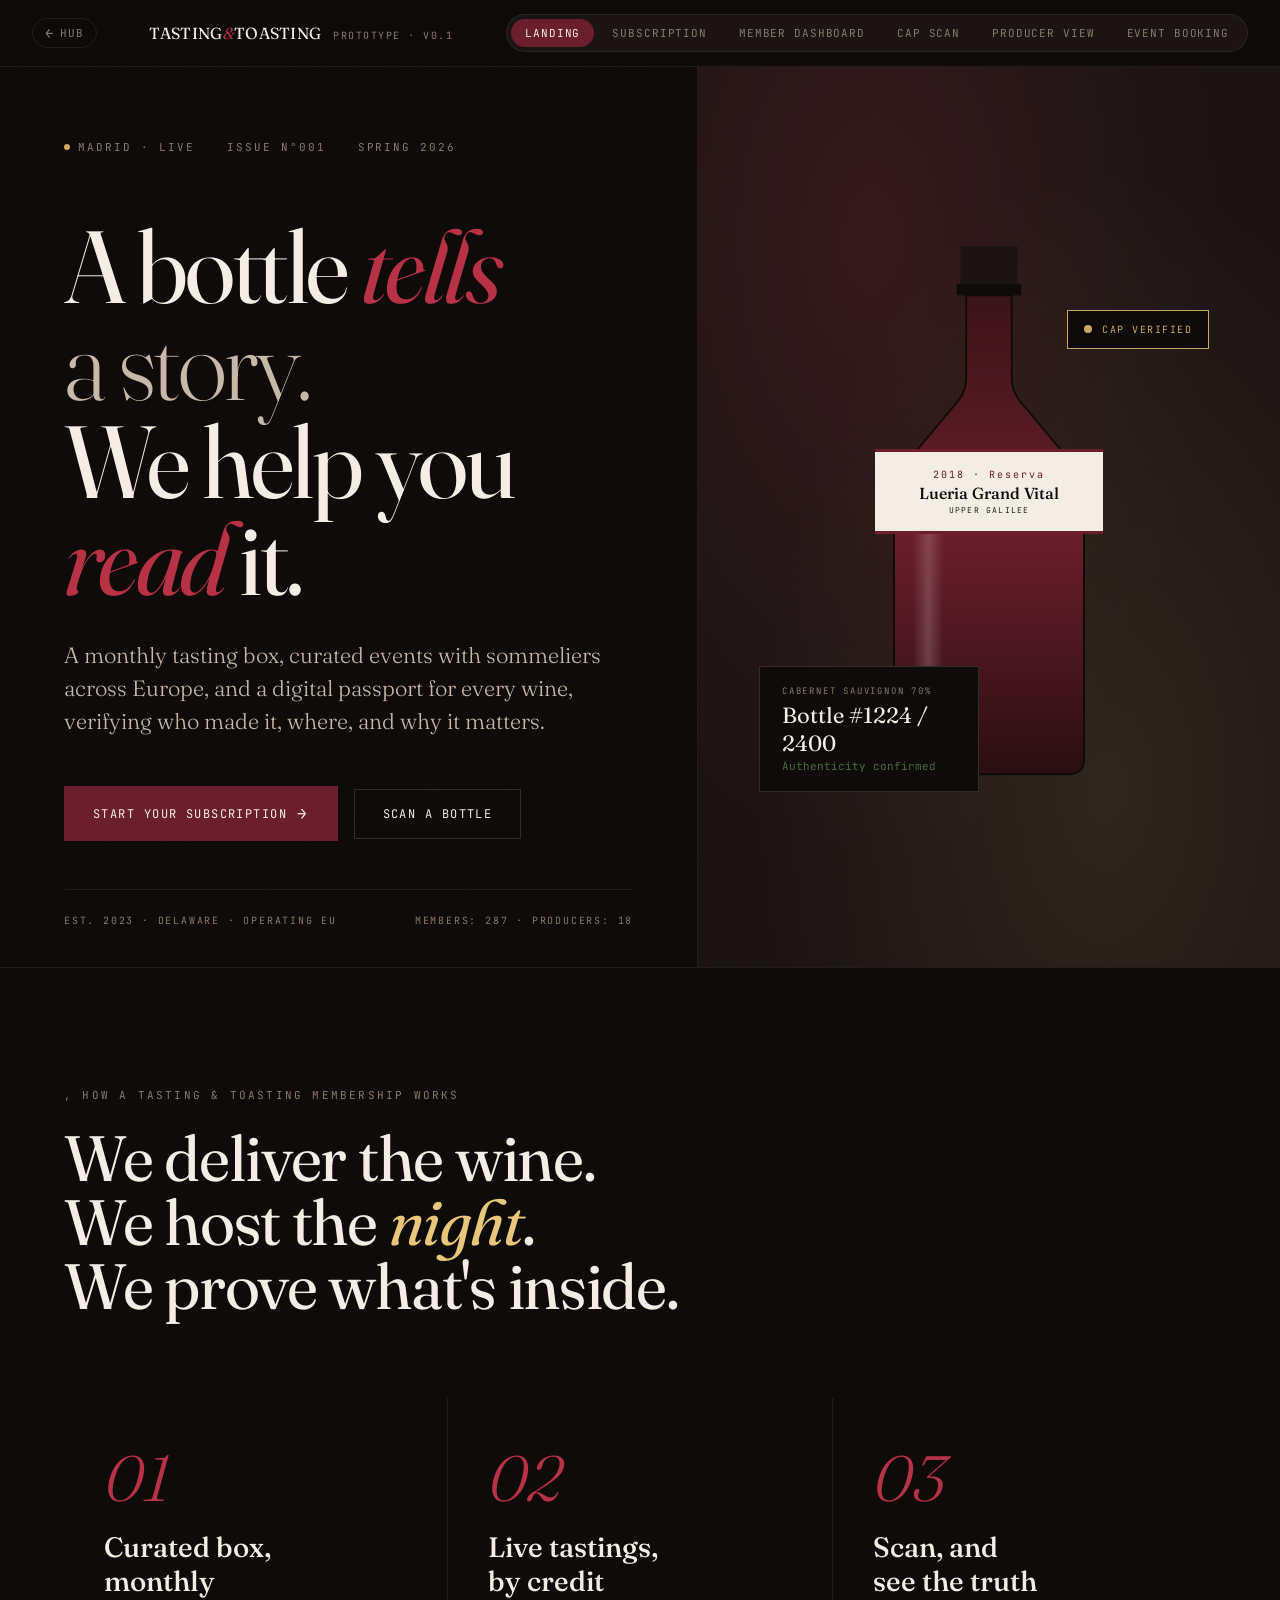
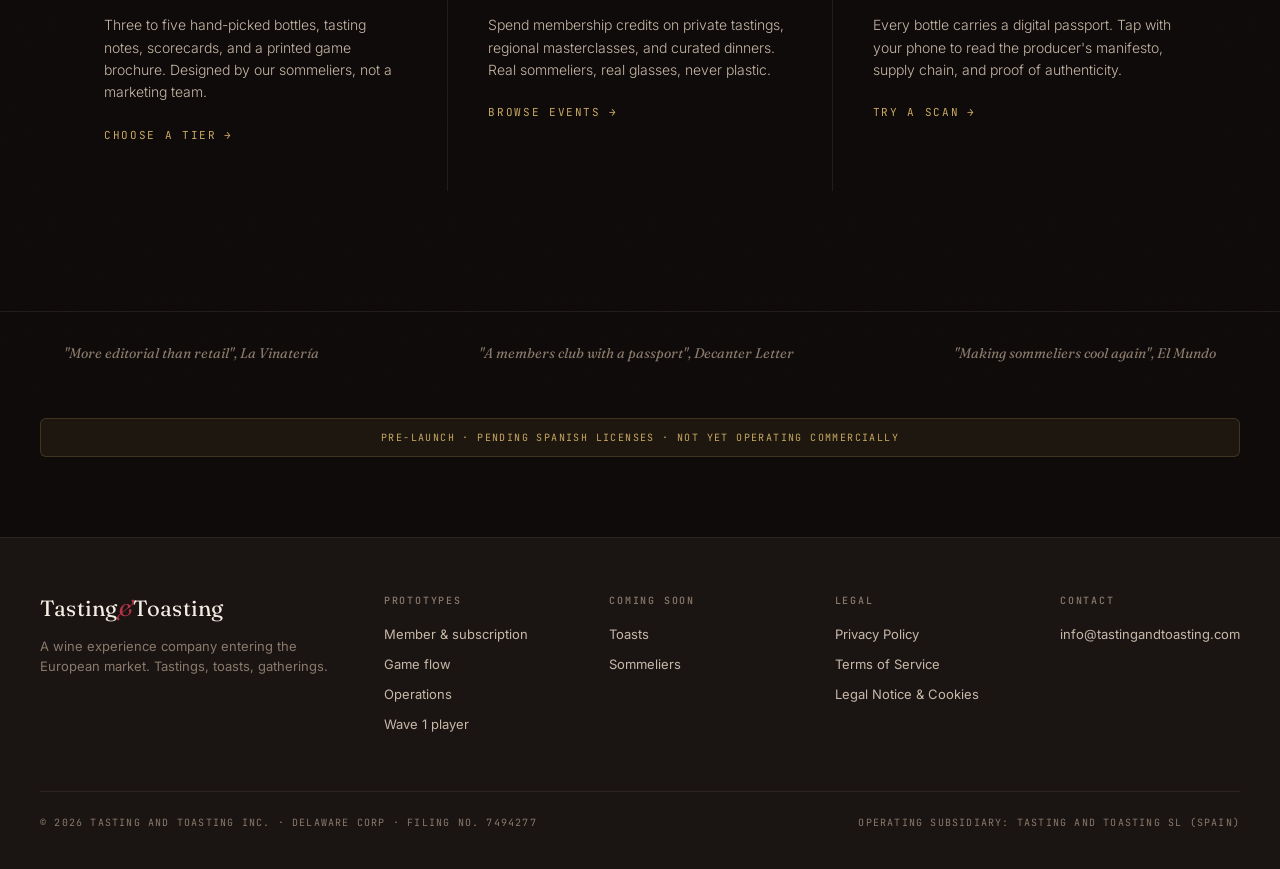
<file: prototype.html>
<!DOCTYPE html>
<html lang="en">
<head>
<meta charset="UTF-8">
<meta name="viewport" content="width=device-width, initial-scale=1.0">
<title>Tasting & Toasting, Prototype</title>
<link rel="preconnect" href="https://fonts.googleapis.com">
<link rel="preconnect" href="https://fonts.gstatic.com" crossorigin>
<link href="https://fonts.googleapis.com/css2?family=Fraunces:opsz,wght@9..144,300;9..144,400;9..144,500;9..144,600;9..144,700&family=JetBrains+Mono:wght@300;400;500&family=Inter:wght@300;400;500;600&display=swap" rel="stylesheet">
<style>
:root {
  --bg: #0F0B0A;
  --bg-2: #1A1413;
  --bg-3: #241B19;
  --ink: #F4EDE4;
  --ink-2: #C7B8A8;
  --ink-3: #8A7A6B;
  --wine: #6B1E2C;
  --wine-2: #8B2838;
  --wine-bright: #B83246;
  --gold: #C9A961;
  --gold-bright: #E8C77A;
  --green: #4A6B3D;
  --line: rgba(244,237,228,0.08);
  --line-2: rgba(244,237,228,0.15);
}

* { margin: 0; padding: 0; box-sizing: border-box; }
html, body { background: var(--bg); color: var(--ink); font-family: 'Inter', sans-serif; -webkit-font-smoothing: antialiased; }
body { overflow-x: hidden; }

.serif { font-family: 'Fraunces', serif; }
.mono { font-family: 'JetBrains Mono', monospace; }

/* Top navigation between screens */
.proto-nav {
  position: fixed;
  top: 0; left: 0; right: 0;
  background: rgba(15,11,10,0.85);
  backdrop-filter: blur(20px);
  -webkit-backdrop-filter: blur(20px);
  border-bottom: 1px solid var(--line);
  z-index: 1000;
  padding: 14px 32px;
  display: flex;
  align-items: center;
  justify-content: space-between;
  gap: 24px;
}
.proto-brand {
  display: flex; align-items: baseline; gap: 12px;
  font-family: 'Fraunces', serif;
}
.proto-brand .amp { color: var(--wine-bright); font-style: italic; font-weight: 400; }
.proto-brand .name { font-size: 16px; letter-spacing: 0.02em; }
.proto-brand .tag { font-family: 'JetBrains Mono', monospace; font-size: 10px; color: var(--ink-3); text-transform: uppercase; letter-spacing: 0.15em; }
.proto-tabs {
  display: flex; gap: 4px; background: var(--bg-2); padding: 4px; border-radius: 999px; border: 1px solid var(--line);
}
.proto-tab {
  padding: 7px 14px;
  font-family: 'JetBrains Mono', monospace;
  font-size: 11px;
  letter-spacing: 0.08em;
  text-transform: uppercase;
  color: var(--ink-3);
  background: none;
  border: none;
  border-radius: 999px;
  cursor: pointer;
  transition: all 0.2s ease;
  white-space: nowrap;
}
.proto-tab:hover { color: var(--ink); }
.proto-tab.active { background: var(--wine); color: var(--ink); }

/* Screen container */
.screen {
  display: none;
  min-height: 100vh;
  padding-top: 60px;
  animation: fadeIn 0.45s ease;
}
.screen.active { display: block; }
@keyframes fadeIn {
  from { opacity: 0; transform: translateY(8px); }
  to { opacity: 1; transform: translateY(0); }
}

/* ===================== LANDING ===================== */
.landing {
  min-height: 100vh;
  position: relative;
  overflow: hidden;
}
.landing-grain {
  position: absolute; inset: 0; pointer-events: none;
  background-image: url("data:image/svg+xml;utf8,<svg xmlns='http://www.w3.org/2000/svg' width='200' height='200'><filter id='n'><feTurbulence baseFrequency='0.85' numOctaves='2' /></filter><rect width='200' height='200' filter='url(%23n)' opacity='0.4'/></svg>");
  opacity: 0.06;
  mix-blend-mode: overlay;
}
.landing-hero {
  display: grid;
  grid-template-columns: 1.2fr 1fr;
  min-height: calc(100vh - 60px);
  align-items: stretch;
}
.landing-left {
  padding: 80px 64px 40px;
  display: flex;
  flex-direction: column;
  justify-content: space-between;
  border-right: 1px solid var(--line);
  position: relative;
}
.landing-meta {
  font-family: 'JetBrains Mono', monospace;
  font-size: 11px;
  text-transform: uppercase;
  letter-spacing: 0.18em;
  color: var(--ink-3);
  display: flex;
  gap: 32px;
}
.landing-meta span { display: flex; align-items: center; gap: 8px; }
.landing-meta .dot { width: 6px; height: 6px; border-radius: 50%; background: var(--gold); display: inline-block; }
.landing-headline {
  font-family: 'Fraunces', serif;
  font-size: clamp(56px, 8vw, 120px);
  line-height: 0.95;
  font-weight: 400;
  letter-spacing: -0.025em;
  margin: 64px 0 32px;
}
.landing-headline em { font-style: italic; color: var(--wine-bright); }
.landing-headline .light { font-weight: 300; color: var(--ink-2); }
.landing-sub {
  font-family: 'Fraunces', serif;
  font-size: 22px;
  line-height: 1.5;
  font-weight: 300;
  color: var(--ink-2);
  max-width: 540px;
  margin-bottom: 48px;
}
.landing-cta-row { display: flex; gap: 16px; align-items: center; }
.btn {
  display: inline-flex;
  align-items: center;
  gap: 10px;
  padding: 16px 28px;
  font-family: 'JetBrains Mono', monospace;
  font-size: 12px;
  letter-spacing: 0.12em;
  text-transform: uppercase;
  border: 1px solid var(--line-2);
  background: none;
  color: var(--ink);
  cursor: pointer;
  transition: all 0.2s ease;
  text-decoration: none;
}
.btn:hover { border-color: var(--ink); }
.btn-primary { background: var(--wine); border-color: var(--wine); }
.btn-primary:hover { background: var(--wine-2); border-color: var(--wine-2); }
.btn-arrow { font-size: 16px; }

.landing-bottom-meta {
  display: flex;
  justify-content: space-between;
  align-items: end;
  margin-top: 48px;
  padding-top: 24px;
  border-top: 1px solid var(--line);
  font-family: 'JetBrains Mono', monospace;
  font-size: 10px;
  text-transform: uppercase;
  letter-spacing: 0.18em;
  color: var(--ink-3);
}

.landing-right {
  position: relative;
  background:
    radial-gradient(ellipse at 30% 20%, rgba(184,50,70,0.18), transparent 60%),
    radial-gradient(ellipse at 70% 80%, rgba(201,169,97,0.12), transparent 60%),
    var(--bg-2);
  display: flex;
  align-items: center;
  justify-content: center;
  padding: 64px;
  overflow: hidden;
}
.bottle-stage {
  width: 100%;
  max-width: 380px;
  aspect-ratio: 1/1.4;
  position: relative;
}
.bottle {
  position: absolute;
  inset: 0;
  display: flex;
  flex-direction: column;
  align-items: center;
  justify-content: flex-end;
}
.bottle-svg { width: 100%; height: 100%; }
.bottle-label-overlay {
  position: absolute;
  top: 38%;
  left: 50%;
  transform: translateX(-50%);
  width: 60%;
  background: var(--ink);
  color: var(--bg);
  padding: 16px 12px;
  text-align: center;
  border-top: 3px solid var(--wine);
  border-bottom: 3px solid var(--wine);
}
.bottle-label-overlay .vintage {
  font-family: 'JetBrains Mono', monospace; font-size: 10px; letter-spacing: 0.2em; color: var(--wine);
}
.bottle-label-overlay .name {
  font-family: 'Fraunces', serif; font-size: 16px; font-weight: 500; margin: 4px 0; line-height: 1;
}
.bottle-label-overlay .region {
  font-family: 'JetBrains Mono', monospace; font-size: 8px; letter-spacing: 0.15em; color: var(--bg-3); text-transform: uppercase;
}

.cap-tag {
  position: absolute;
  top: 12%;
  right: -30px;
  background: var(--bg);
  border: 1px solid var(--gold);
  padding: 12px 16px;
  font-family: 'JetBrains Mono', monospace;
  font-size: 10px;
  text-transform: uppercase;
  letter-spacing: 0.15em;
  color: var(--gold);
  display: flex;
  align-items: center;
  gap: 10px;
  animation: pulse 3s ease-in-out infinite;
}
@keyframes pulse {
  0%, 100% { box-shadow: 0 0 0 0 rgba(201,169,97,0.4); }
  50% { box-shadow: 0 0 0 12px rgba(201,169,97,0); }
}
.cap-tag::before {
  content: ''; width: 8px; height: 8px; background: var(--gold); border-radius: 50%;
}
.bottle-meta-card {
  position: absolute;
  bottom: -10px;
  left: -40px;
  background: var(--bg);
  border: 1px solid var(--line-2);
  padding: 18px 22px;
  width: 220px;
}
.bottle-meta-card .label {
  font-family: 'JetBrains Mono', monospace; font-size: 9px; letter-spacing: 0.2em; color: var(--ink-3); text-transform: uppercase;
}
.bottle-meta-card .value {
  font-family: 'Fraunces', serif; font-size: 22px; margin-top: 4px;
}
.bottle-meta-card .delta {
  font-family: 'JetBrains Mono', monospace; font-size: 11px; color: var(--green); margin-top: 2px;
}

/* Section: how it works */
.landing-flow {
  position: relative;
  padding: 120px 64px;
  border-top: 1px solid var(--line);
}
.flow-label {
  font-family: 'JetBrains Mono', monospace;
  font-size: 11px;
  text-transform: uppercase;
  letter-spacing: 0.2em;
  color: var(--ink-3);
  margin-bottom: 24px;
}
.flow-headline {
  font-family: 'Fraunces', serif;
  font-size: 64px;
  line-height: 1;
  font-weight: 400;
  letter-spacing: -0.02em;
  max-width: 800px;
  margin-bottom: 80px;
}
.flow-headline em { font-style: italic; color: var(--gold-bright); }
.flow-grid {
  display: grid;
  grid-template-columns: repeat(3, 1fr);
  gap: 1px;
  background: var(--line);
}
.flow-card {
  background: var(--bg);
  padding: 48px 40px;
  cursor: pointer;
  transition: background 0.2s ease;
  position: relative;
}
.flow-card:hover { background: var(--bg-2); }
.flow-card .num {
  font-family: 'Fraunces', serif;
  font-style: italic;
  font-size: 64px;
  color: var(--wine-bright);
  line-height: 1;
  font-weight: 300;
}
.flow-card .title {
  font-family: 'Fraunces', serif;
  font-size: 28px;
  margin: 20px 0 16px;
  font-weight: 500;
}
.flow-card .desc {
  font-size: 14px;
  color: var(--ink-2);
  line-height: 1.6;
  font-weight: 300;
}
.flow-card .cta-link {
  margin-top: 24px;
  font-family: 'JetBrains Mono', monospace;
  font-size: 11px;
  letter-spacing: 0.15em;
  text-transform: uppercase;
  color: var(--gold);
  display: inline-flex;
  gap: 8px;
}

/* Press strip */
.press-strip {
  display: flex;
  align-items: center;
  justify-content: space-between;
  padding: 32px 64px;
  border-top: 1px solid var(--line);
  font-family: 'Fraunces', serif;
  font-style: italic;
  color: var(--ink-3);
  font-size: 14px;
}

/* ===================== SUBSCRIPTION ===================== */
.sub-page { padding: 80px 64px 120px; max-width: 1400px; margin: 0 auto; }
.page-header { display: flex; justify-content: space-between; align-items: baseline; margin-bottom: 64px; }
.page-title-block .kicker {
  font-family: 'JetBrains Mono', monospace; font-size: 11px;
  text-transform: uppercase; letter-spacing: 0.2em; color: var(--gold); margin-bottom: 16px;
}
.page-title { font-family: 'Fraunces', serif; font-size: 80px; line-height: 0.95; font-weight: 400; letter-spacing: -0.02em; }
.page-title em { font-style: italic; color: var(--wine-bright); }
.page-subtitle { font-family: 'Fraunces', serif; font-size: 20px; color: var(--ink-2); max-width: 480px; line-height: 1.5; font-weight: 300; }

.tier-grid {
  display: grid;
  grid-template-columns: repeat(3, 1fr);
  gap: 24px;
  margin-top: 48px;
}
.tier-card {
  border: 1px solid var(--line-2);
  padding: 40px 36px;
  position: relative;
  transition: all 0.3s ease;
  cursor: pointer;
  background: var(--bg);
}
.tier-card:hover { border-color: var(--gold); transform: translateY(-2px); }
.tier-card.featured {
  background: var(--bg-2);
  border-color: var(--wine);
}
.tier-card.featured::before {
  content: 'Most chosen';
  position: absolute;
  top: -12px; left: 32px;
  background: var(--wine);
  color: var(--ink);
  font-family: 'JetBrains Mono', monospace;
  font-size: 10px;
  letter-spacing: 0.15em;
  text-transform: uppercase;
  padding: 6px 14px;
}
.tier-name {
  font-family: 'Fraunces', serif; font-size: 14px;
  text-transform: uppercase; letter-spacing: 0.25em; color: var(--ink-3); margin-bottom: 16px;
}
.tier-tagline {
  font-family: 'Fraunces', serif;
  font-style: italic;
  font-size: 32px;
  font-weight: 400;
  line-height: 1.1;
  margin-bottom: 32px;
  color: var(--ink);
}
.tier-price-block {
  display: flex; align-items: baseline; gap: 8px; margin-bottom: 8px;
}
.tier-price {
  font-family: 'Fraunces', serif; font-size: 48px; font-weight: 500; line-height: 1;
}
.tier-period { font-family: 'JetBrains Mono', monospace; font-size: 12px; color: var(--ink-3); letter-spacing: 0.1em; }
.tier-credits {
  font-family: 'JetBrains Mono', monospace; font-size: 11px; color: var(--gold);
  text-transform: uppercase; letter-spacing: 0.15em; margin-bottom: 32px; padding-bottom: 24px;
  border-bottom: 1px solid var(--line);
}
.tier-features { list-style: none; margin-bottom: 32px; }
.tier-features li {
  padding: 10px 0;
  font-size: 14px;
  color: var(--ink-2);
  display: flex;
  gap: 12px;
  line-height: 1.5;
}
.tier-features li::before {
  content: ','; color: var(--gold); font-weight: 500;
}
.tier-cta {
  width: 100%;
  padding: 16px;
  background: none;
  border: 1px solid var(--ink-3);
  color: var(--ink);
  font-family: 'JetBrains Mono', monospace;
  font-size: 12px;
  letter-spacing: 0.15em;
  text-transform: uppercase;
  cursor: pointer;
  transition: all 0.2s ease;
}
.tier-cta:hover { background: var(--ink); color: var(--bg); border-color: var(--ink); }
.tier-card.featured .tier-cta { background: var(--wine); border-color: var(--wine); }
.tier-card.featured .tier-cta:hover { background: var(--wine-2); border-color: var(--wine-2); color: var(--ink); }

.credits-explainer {
  margin-top: 96px;
  padding: 56px 48px;
  background: var(--bg-2);
  border-left: 4px solid var(--gold);
}
.credits-explainer h3 {
  font-family: 'Fraunces', serif; font-size: 36px; font-weight: 400; margin-bottom: 32px; line-height: 1.1;
}
.credits-grid {
  display: grid; grid-template-columns: repeat(4, 1fr); gap: 32px; margin-top: 24px;
}
.credit-cost {
  border-top: 1px solid var(--line-2); padding-top: 20px;
}
.credit-cost .name {
  font-family: 'Fraunces', serif; font-size: 18px; margin-bottom: 8px;
}
.credit-cost .price {
  font-family: 'JetBrains Mono', monospace; font-size: 12px; color: var(--gold); letter-spacing: 0.1em; text-transform: uppercase;
}
.credit-cost .desc {
  font-size: 13px; color: var(--ink-3); line-height: 1.5; margin-top: 8px;
}

/* ===================== DASHBOARD ===================== */
.dash {
  display: grid;
  grid-template-columns: 280px 1fr;
  min-height: calc(100vh - 60px);
}
.dash-side {
  background: var(--bg-2);
  border-right: 1px solid var(--line);
  padding: 40px 24px;
}
.dash-user {
  display: flex; align-items: center; gap: 14px;
  padding-bottom: 24px; border-bottom: 1px solid var(--line);
}
.dash-avatar {
  width: 44px; height: 44px;
  border-radius: 50%;
  background: linear-gradient(135deg, var(--wine), var(--gold));
  display: flex; align-items: center; justify-content: center;
  font-family: 'Fraunces', serif; font-size: 18px; color: var(--ink);
}
.dash-user-info .name { font-family: 'Fraunces', serif; font-size: 16px; }
.dash-user-info .tier {
  font-family: 'JetBrains Mono', monospace; font-size: 9px;
  letter-spacing: 0.2em; color: var(--gold); text-transform: uppercase; margin-top: 2px;
}
.dash-credit-badge {
  margin: 24px 0;
  padding: 20px;
  background: var(--bg-3);
  border: 1px solid var(--line-2);
}
.dash-credit-badge .label {
  font-family: 'JetBrains Mono', monospace; font-size: 10px; letter-spacing: 0.18em;
  text-transform: uppercase; color: var(--ink-3); margin-bottom: 8px;
}
.dash-credit-badge .amount {
  font-family: 'Fraunces', serif; font-size: 36px; line-height: 1; font-weight: 400;
}
.dash-credit-badge .amount em { font-style: italic; color: var(--gold); font-size: 18px; }
.dash-credit-badge .meta {
  font-family: 'JetBrains Mono', monospace; font-size: 10px; color: var(--ink-3); margin-top: 6px; letter-spacing: 0.05em;
}
.dash-nav { list-style: none; }
.dash-nav li {
  padding: 12px 14px;
  font-size: 14px;
  color: var(--ink-2);
  cursor: pointer;
  transition: all 0.15s ease;
  border-left: 2px solid transparent;
  display: flex; justify-content: space-between; align-items: center;
}
.dash-nav li:hover { color: var(--ink); border-left-color: var(--line-2); }
.dash-nav li.active { color: var(--ink); border-left-color: var(--wine-bright); background: var(--bg-3); }
.dash-nav .badge {
  font-family: 'JetBrains Mono', monospace; font-size: 10px;
  background: var(--wine); padding: 2px 6px; color: var(--ink);
}

.dash-main { padding: 48px 56px; }
.dash-greeting {
  font-family: 'Fraunces', serif; font-size: 48px; font-weight: 400; line-height: 1;
  letter-spacing: -0.02em; margin-bottom: 8px;
}
.dash-greeting em { font-style: italic; color: var(--gold-bright); }
.dash-date {
  font-family: 'JetBrains Mono', monospace; font-size: 11px; letter-spacing: 0.18em;
  text-transform: uppercase; color: var(--ink-3); margin-bottom: 56px;
}

.dash-row {
  display: grid;
  grid-template-columns: 2fr 1fr;
  gap: 24px;
  margin-bottom: 32px;
}

.next-shipment {
  background: var(--bg-2);
  border: 1px solid var(--line);
  padding: 36px;
  position: relative;
  overflow: hidden;
}
.next-shipment::after {
  content: '';
  position: absolute;
  top: 0; right: 0; bottom: 0; width: 50%;
  background: radial-gradient(ellipse at right, rgba(184,50,70,0.15), transparent 60%);
  pointer-events: none;
}
.dash-card-label {
  font-family: 'JetBrains Mono', monospace; font-size: 10px; letter-spacing: 0.2em;
  text-transform: uppercase; color: var(--ink-3); margin-bottom: 16px;
}
.next-shipment .title {
  font-family: 'Fraunces', serif; font-size: 32px; line-height: 1.1; font-weight: 500; margin-bottom: 16px;
}
.next-shipment .subtitle {
  font-family: 'Fraunces', serif; font-style: italic; font-size: 18px; color: var(--ink-2); margin-bottom: 32px;
}
.shipment-bottles {
  display: flex; gap: 12px; margin-bottom: 24px;
}
.mini-bottle {
  flex: 1; height: 120px;
  background: linear-gradient(180deg, var(--wine-2) 0%, var(--bg-3) 100%);
  position: relative;
  border-radius: 4px 4px 2px 2px;
  cursor: pointer;
  transition: transform 0.2s ease;
}
.mini-bottle:hover { transform: translateY(-4px); }
.mini-bottle.white { background: linear-gradient(180deg, #D4C896 0%, #8A7A52 100%); }
.mini-bottle.rose { background: linear-gradient(180deg, #C97A82 0%, #6B3D45 100%); }
.mini-bottle::before {
  content: '';
  position: absolute; top: 0; left: 50%; transform: translateX(-50%);
  width: 30%; height: 14px; background: var(--bg); border-radius: 2px 2px 0 0;
}
.mini-bottle::after {
  content: attr(data-name);
  position: absolute; top: 35%; left: 50%; transform: translateX(-50%);
  width: 80%; text-align: center;
  background: var(--ink); color: var(--bg);
  font-family: 'Fraunces', serif; font-size: 10px;
  padding: 4px 2px; line-height: 1.2;
}
.shipment-meta-row {
  display: flex; gap: 32px; padding-top: 16px; border-top: 1px solid var(--line);
}
.shipment-meta-item .lbl {
  font-family: 'JetBrains Mono', monospace; font-size: 10px;
  text-transform: uppercase; letter-spacing: 0.15em; color: var(--ink-3);
}
.shipment-meta-item .val {
  font-family: 'Fraunces', serif; font-size: 18px; margin-top: 4px;
}

.event-card {
  background: var(--bg-2);
  border: 1px solid var(--line);
  padding: 32px;
  cursor: pointer;
  transition: all 0.2s ease;
}
.event-card:hover { border-color: var(--gold); }
.event-date {
  font-family: 'Fraunces', serif; font-style: italic; font-size: 14px; color: var(--gold);
}
.event-name {
  font-family: 'Fraunces', serif; font-size: 24px; line-height: 1.15; margin: 12px 0 16px;
}
.event-host {
  font-size: 13px; color: var(--ink-2); margin-bottom: 24px;
}
.event-host .role {
  font-family: 'JetBrains Mono', monospace; font-size: 9px;
  text-transform: uppercase; letter-spacing: 0.2em; color: var(--ink-3); display: block; margin-bottom: 4px;
}
.event-cta-row {
  display: flex; justify-content: space-between; align-items: center;
  padding-top: 16px; border-top: 1px solid var(--line);
}
.event-cost { font-family: 'JetBrains Mono', monospace; font-size: 12px; color: var(--gold); letter-spacing: 0.1em; }

.history-section { margin-top: 48px; }
.history-h {
  font-family: 'Fraunces', serif; font-size: 24px; font-weight: 500; margin-bottom: 24px;
  display: flex; justify-content: space-between; align-items: baseline;
}
.history-h .all {
  font-family: 'JetBrains Mono', monospace; font-size: 11px; color: var(--gold);
  text-transform: uppercase; letter-spacing: 0.15em; cursor: pointer;
}
.history-table {
  width: 100%; border-collapse: collapse;
}
.history-table th {
  text-align: left; padding: 12px 16px;
  font-family: 'JetBrains Mono', monospace; font-size: 10px;
  text-transform: uppercase; letter-spacing: 0.18em; color: var(--ink-3);
  border-bottom: 1px solid var(--line);
}
.history-table td {
  padding: 18px 16px;
  font-size: 14px;
  border-bottom: 1px solid var(--line);
}
.history-table tr { cursor: pointer; transition: background 0.2s ease; }
.history-table tr:hover { background: var(--bg-2); }
.history-table .wine-name { font-family: 'Fraunces', serif; font-size: 16px; }
.history-table .verified {
  display: inline-flex; align-items: center; gap: 6px;
  font-family: 'JetBrains Mono', monospace; font-size: 10px;
  color: var(--gold); text-transform: uppercase; letter-spacing: 0.15em;
}
.history-table .verified::before {
  content: ''; width: 6px; height: 6px; background: var(--gold); border-radius: 50%;
}

/* ===================== CAP PASSPORT ===================== */
.cap-page {
  background: var(--bg);
  min-height: calc(100vh - 60px);
}
.cap-mobile-frame {
  max-width: 420px;
  margin: 32px auto;
  background: var(--bg-2);
  border: 1px solid var(--line-2);
  border-radius: 28px;
  overflow: hidden;
  box-shadow: 0 30px 80px rgba(0,0,0,0.5);
}
.cap-status-bar {
  background: var(--bg-3); padding: 12px 24px;
  display: flex; justify-content: space-between;
  font-family: 'JetBrains Mono', monospace; font-size: 11px; color: var(--ink-2);
}
.cap-scan-result {
  padding: 32px 28px;
  background:
    radial-gradient(ellipse at top, rgba(74,107,61,0.25), transparent 60%),
    var(--bg-2);
  text-align: center;
  border-bottom: 1px solid var(--line);
}
.cap-check {
  width: 56px; height: 56px;
  margin: 0 auto 16px;
  border: 2px solid var(--green);
  border-radius: 50%;
  display: flex; align-items: center; justify-content: center;
  position: relative;
}
.cap-check::after {
  content: '';
  width: 18px; height: 9px;
  border-left: 2px solid var(--green);
  border-bottom: 2px solid var(--green);
  transform: rotate(-45deg) translate(2px, -2px);
}
.cap-status-label {
  font-family: 'JetBrains Mono', monospace; font-size: 10px;
  letter-spacing: 0.25em; text-transform: uppercase; color: var(--green);
}
.cap-status-text {
  font-family: 'Fraunces', serif; font-size: 22px; margin-top: 8px;
}
.cap-bottle-name {
  padding: 32px 28px 0;
  text-align: center;
}
.cap-vintage {
  font-family: 'JetBrains Mono', monospace; font-size: 11px; letter-spacing: 0.2em;
  color: var(--gold); text-transform: uppercase;
}
.cap-wine-title {
  font-family: 'Fraunces', serif; font-size: 32px; margin: 12px 0 6px; line-height: 1; font-weight: 500;
}
.cap-wine-region {
  font-family: 'Fraunces', serif; font-style: italic; font-size: 14px; color: var(--ink-3);
}

.cap-tabs {
  display: flex;
  margin-top: 28px;
  border-bottom: 1px solid var(--line);
}
.cap-tab-item {
  flex: 1;
  padding: 14px 0;
  text-align: center;
  font-family: 'JetBrains Mono', monospace;
  font-size: 10px;
  letter-spacing: 0.15em;
  text-transform: uppercase;
  color: var(--ink-3);
  cursor: pointer;
  border-bottom: 2px solid transparent;
}
.cap-tab-item.active { color: var(--ink); border-bottom-color: var(--gold); }

.cap-content { padding: 24px 28px 32px; }
.cap-section { margin-bottom: 28px; }
.cap-section-label {
  font-family: 'JetBrains Mono', monospace; font-size: 9px;
  letter-spacing: 0.22em; text-transform: uppercase; color: var(--ink-3); margin-bottom: 10px;
}
.cap-section-text {
  font-family: 'Fraunces', serif; font-size: 15px; line-height: 1.55; color: var(--ink-2);
  font-weight: 300;
}

.cap-supply-chain {
  list-style: none;
  position: relative;
  padding-left: 28px;
  margin-top: 16px;
}
.cap-supply-chain::before {
  content: '';
  position: absolute; left: 6px; top: 6px; bottom: 6px; width: 1px; background: var(--line-2);
}
.cap-supply-chain li {
  position: relative;
  padding: 12px 0;
}
.cap-supply-chain li::before {
  content: '';
  position: absolute; left: -28px; top: 18px;
  width: 13px; height: 13px;
  border-radius: 50%; background: var(--bg-2); border: 2px solid var(--gold);
}
.cap-supply-chain .stage-label {
  font-family: 'JetBrains Mono', monospace; font-size: 10px;
  letter-spacing: 0.15em; text-transform: uppercase; color: var(--gold);
}
.cap-supply-chain .stage-info {
  font-family: 'Fraunces', serif; font-size: 14px; margin-top: 4px;
}
.cap-supply-chain .stage-meta {
  font-size: 11px; color: var(--ink-3); margin-top: 2px;
  font-family: 'JetBrains Mono', monospace;
}

.cap-manifesto {
  padding: 24px;
  background: var(--bg-3);
  border-left: 3px solid var(--wine-bright);
  font-family: 'Fraunces', serif;
  font-style: italic;
  font-size: 16px;
  line-height: 1.6;
  color: var(--ink);
  margin-top: 12px;
}
.cap-manifesto-author {
  margin-top: 16px;
  font-style: normal;
  font-family: 'JetBrains Mono', monospace;
  font-size: 11px; letter-spacing: 0.15em; text-transform: uppercase; color: var(--ink-3);
}

.cap-actions {
  display: grid; grid-template-columns: 1fr 1fr; gap: 12px; margin-top: 24px;
}
.cap-action {
  padding: 14px;
  border: 1px solid var(--line-2);
  background: none;
  color: var(--ink);
  font-family: 'JetBrains Mono', monospace;
  font-size: 11px;
  letter-spacing: 0.12em;
  text-transform: uppercase;
  cursor: pointer;
  transition: all 0.2s ease;
}
.cap-action:hover { border-color: var(--gold); color: var(--gold); }

.cap-side-info {
  max-width: 420px;
  margin: 16px auto 80px;
  padding: 0 28px;
  font-family: 'JetBrains Mono', monospace;
  font-size: 10px;
  text-transform: uppercase;
  letter-spacing: 0.18em;
  color: var(--ink-3);
  text-align: center;
  line-height: 1.8;
}
.cap-side-info a { color: var(--gold); text-decoration: none; }

/* ===================== PRODUCER VIEW ===================== */
.prod-page { padding: 48px 56px; max-width: 1500px; margin: 0 auto; }
.prod-header { display: flex; justify-content: space-between; align-items: flex-start; margin-bottom: 56px; }
.prod-header-left .kicker {
  font-family: 'JetBrains Mono', monospace; font-size: 11px;
  text-transform: uppercase; letter-spacing: 0.2em; color: var(--gold); margin-bottom: 16px;
}
.prod-name {
  font-family: 'Fraunces', serif; font-size: 52px; font-weight: 400; line-height: 1; letter-spacing: -0.02em;
}
.prod-region {
  font-family: 'Fraunces', serif; font-style: italic; font-size: 18px; color: var(--ink-2); margin-top: 12px;
}
.prod-cap-badge {
  display: flex; align-items: center; gap: 14px;
  padding: 16px 20px;
  border: 1px solid var(--gold);
  background: var(--bg-2);
}
.prod-cap-badge .seal {
  width: 40px; height: 40px;
  border: 2px solid var(--gold);
  border-radius: 50%;
  display: flex; align-items: center; justify-content: center;
  font-family: 'Fraunces', serif; font-size: 18px; color: var(--gold);
}
.prod-cap-badge .info .label {
  font-family: 'JetBrains Mono', monospace; font-size: 9px; letter-spacing: 0.2em;
  text-transform: uppercase; color: var(--ink-3);
}
.prod-cap-badge .info .num {
  font-family: 'Fraunces', serif; font-size: 14px; margin-top: 2px;
}

.prod-stats {
  display: grid;
  grid-template-columns: repeat(4, 1fr);
  border-top: 1px solid var(--line); border-bottom: 1px solid var(--line);
}
.prod-stat {
  padding: 32px 24px;
  border-right: 1px solid var(--line);
}
.prod-stat:last-child { border-right: none; }
.prod-stat .lbl {
  font-family: 'JetBrains Mono', monospace; font-size: 10px;
  text-transform: uppercase; letter-spacing: 0.18em; color: var(--ink-3);
}
.prod-stat .val {
  font-family: 'Fraunces', serif; font-size: 44px; line-height: 1; margin-top: 12px; font-weight: 400;
}
.prod-stat .val em { font-style: italic; color: var(--gold); font-size: 24px; }
.prod-stat .delta {
  font-family: 'JetBrains Mono', monospace; font-size: 11px; color: var(--green); margin-top: 8px;
}

.prod-row {
  display: grid; grid-template-columns: 2fr 1fr; gap: 32px; margin-top: 56px;
}

.scans-card {
  background: var(--bg-2); border: 1px solid var(--line); padding: 32px;
}
.card-h {
  display: flex; justify-content: space-between; align-items: baseline; margin-bottom: 32px;
}
.card-h h3 {
  font-family: 'Fraunces', serif; font-size: 28px; font-weight: 500;
}
.card-h .filter {
  font-family: 'JetBrains Mono', monospace; font-size: 11px; color: var(--gold);
  text-transform: uppercase; letter-spacing: 0.15em;
}

.geo-bars { display: flex; flex-direction: column; gap: 16px; }
.geo-bar { display: flex; align-items: center; gap: 16px; }
.geo-bar .country {
  width: 130px;
  font-family: 'Fraunces', serif; font-size: 16px;
}
.geo-bar .bar-track {
  flex: 1; height: 6px;
  background: var(--bg-3);
  position: relative; overflow: hidden;
}
.geo-bar .bar-fill {
  height: 100%; background: linear-gradient(90deg, var(--wine), var(--gold));
}
.geo-bar .num {
  width: 60px; text-align: right;
  font-family: 'JetBrains Mono', monospace; font-size: 12px; color: var(--ink-2);
}

.alerts-card {
  background: var(--bg-2); border: 1px solid var(--line); padding: 32px;
}
.alert-item {
  padding: 16px 0;
  border-bottom: 1px solid var(--line);
}
.alert-item:last-child { border-bottom: none; }
.alert-item .alert-h {
  display: flex; justify-content: space-between; margin-bottom: 6px;
}
.alert-item .typ {
  font-family: 'JetBrains Mono', monospace; font-size: 10px;
  text-transform: uppercase; letter-spacing: 0.18em;
}
.alert-item.warn .typ { color: var(--gold); }
.alert-item.info .typ { color: var(--ink-2); }
.alert-item .time {
  font-family: 'JetBrains Mono', monospace; font-size: 10px; color: var(--ink-3);
}
.alert-item .body {
  font-family: 'Fraunces', serif; font-size: 14px; line-height: 1.5;
}

/* ===================== EVENT BOOKING ===================== */
.event-page { padding: 48px 56px; max-width: 1300px; margin: 0 auto; }
.event-hero {
  display: grid; grid-template-columns: 1.4fr 1fr;
  gap: 48px; margin-bottom: 64px;
}
.event-image-block {
  height: 480px;
  background:
    linear-gradient(135deg, rgba(15,11,10,0.7), rgba(15,11,10,0.3)),
    radial-gradient(ellipse at 30% 30%, var(--wine-2) 0%, var(--bg-3) 60%),
    var(--bg-3);
  position: relative;
  border: 1px solid var(--line);
}
.event-image-meta {
  position: absolute; top: 24px; left: 24px;
  font-family: 'JetBrains Mono', monospace; font-size: 11px;
  letter-spacing: 0.18em; text-transform: uppercase;
  background: var(--bg); padding: 8px 14px; color: var(--gold);
}
.event-image-decor {
  position: absolute; bottom: 24px; right: 24px;
  font-family: 'Fraunces', serif; font-style: italic; font-size: 96px;
  color: rgba(244,237,228,0.1); line-height: 1;
}
.event-info-block {}
.event-info-kicker {
  font-family: 'JetBrains Mono', monospace; font-size: 11px; letter-spacing: 0.2em;
  text-transform: uppercase; color: var(--gold); margin-bottom: 16px;
}
.event-info-title {
  font-family: 'Fraunces', serif; font-size: 56px; line-height: 1; font-weight: 400;
  letter-spacing: -0.02em; margin-bottom: 24px;
}
.event-info-title em { font-style: italic; color: var(--wine-bright); }
.event-info-body {
  font-family: 'Fraunces', serif; font-size: 17px; line-height: 1.5;
  color: var(--ink-2); margin-bottom: 32px; font-weight: 300;
}
.event-info-meta {
  border-top: 1px solid var(--line);
}
.event-info-meta-row {
  display: flex; justify-content: space-between; align-items: center;
  padding: 16px 0; border-bottom: 1px solid var(--line);
}
.event-info-meta-row .lbl {
  font-family: 'JetBrains Mono', monospace; font-size: 10px;
  letter-spacing: 0.18em; text-transform: uppercase; color: var(--ink-3);
}
.event-info-meta-row .val {
  font-family: 'Fraunces', serif; font-size: 16px;
}
.event-info-cta {
  width: 100%;
  padding: 20px;
  background: var(--wine);
  border: none;
  color: var(--ink);
  font-family: 'JetBrains Mono', monospace;
  font-size: 13px;
  letter-spacing: 0.15em;
  text-transform: uppercase;
  cursor: pointer;
  margin-top: 24px;
  transition: background 0.2s ease;
}
.event-info-cta:hover { background: var(--wine-2); }

.event-program {
  padding: 56px 0;
  border-top: 1px solid var(--line);
}
.event-program-h {
  font-family: 'Fraunces', serif; font-size: 36px; font-weight: 400; margin-bottom: 32px;
}
.event-program-h em { font-style: italic; color: var(--gold-bright); }
.program-list {
  display: grid; grid-template-columns: 200px 1fr;
  border-top: 1px solid var(--line);
}
.program-item {
  display: contents;
}
.program-item .time {
  padding: 24px 0;
  font-family: 'JetBrains Mono', monospace; font-size: 12px;
  letter-spacing: 0.1em; color: var(--gold);
  border-bottom: 1px solid var(--line);
}
.program-item .info {
  padding: 24px 0;
  border-bottom: 1px solid var(--line);
}
.program-item .info-title {
  font-family: 'Fraunces', serif; font-size: 22px; line-height: 1.2; margin-bottom: 6px;
}
.program-item .info-desc {
  font-size: 14px; color: var(--ink-2); line-height: 1.5;
}

/* Mobile responsive note (basic) */
@media (max-width: 1024px) {
  .landing-hero { grid-template-columns: 1fr; }
  .landing-left { border-right: none; border-bottom: 1px solid var(--line); padding: 64px 32px; }
  .landing-right { padding: 48px 32px; }
  .flow-grid { grid-template-columns: 1fr; }
  .tier-grid { grid-template-columns: 1fr; }
  .credits-grid { grid-template-columns: 1fr 1fr; }
  .dash { grid-template-columns: 1fr; }
  .dash-side { display: none; }
  .dash-row { grid-template-columns: 1fr; }
  .prod-stats { grid-template-columns: 1fr 1fr; }
  .prod-row { grid-template-columns: 1fr; }
  .event-hero { grid-template-columns: 1fr; }
  .program-list { grid-template-columns: 120px 1fr; }
  .proto-tabs { font-size: 10px; }
}

/* ===== Tasting & Toasting site wiring (added) ===== */
.tt-hub-link {
  display: inline-flex;
  align-items: center;
  gap: 6px;
  padding: 7px 12px;
  font-family: 'JetBrains Mono', monospace;
  font-size: 11px;
  letter-spacing: 0.08em;
  text-transform: uppercase;
  color: var(--ink-3, #8A7A6B);
  text-decoration: none;
  border: 1px solid var(--line, rgba(244,237,228,0.08));
  border-radius: 999px;
  transition: all 0.2s ease;
  white-space: nowrap;
  flex-shrink: 0;
}
.tt-hub-link:hover {
  color: var(--ink, #F4EDE4);
  border-color: var(--line-2, rgba(244,237,228,0.15));
  background: var(--bg-2, #1A1413);
}
.tt-hub-link .arrow { font-size: 14px; line-height: 1; }

.tt-footer {
  background: var(--bg-2, #1A1413);
  border-top: 1px solid var(--line, rgba(244,237,228,0.08));
  padding: 56px 32px 40px;
  margin-top: 80px;
  font-family: 'Inter', sans-serif;
  color: var(--ink-3, #8A7A6B);
}
.tt-footer-inner {
  max-width: 1200px;
  margin: 0 auto;
  display: grid;
  grid-template-columns: 1.5fr 0.9fr 0.9fr 0.9fr 0.9fr;
  gap: 48px;
}
.tt-footer-brand {
  font-family: 'Fraunces', serif;
  font-size: 22px;
  color: var(--ink, #F4EDE4);
  margin-bottom: 14px;
  letter-spacing: 0.01em;
}
.tt-footer-brand .amp {
  color: var(--wine-bright, #B83246);
  font-style: italic;
  font-weight: 400;
}
.tt-footer-tagline {
  font-size: 13px;
  line-height: 1.6;
  color: var(--ink-3, #8A7A6B);
  max-width: 320px;
}
.tt-footer-col h4 {
  font-family: 'JetBrains Mono', monospace;
  font-size: 10px;
  font-weight: 500;
  text-transform: uppercase;
  letter-spacing: 0.18em;
  color: var(--ink-3, #8A7A6B);
  margin-bottom: 16px;
}
.tt-footer-col ul { list-style: none; padding: 0; margin: 0; }
.tt-footer-col li { margin-bottom: 10px; }
.tt-footer-col a {
  color: var(--ink-2, #C7B8A8);
  font-size: 13px;
  text-decoration: none;
  transition: color 0.2s ease;
}
.tt-footer-col a:hover { color: var(--gold, #C9A961); }
.tt-footer-bottom {
  max-width: 1200px;
  margin: 48px auto 0;
  padding-top: 24px;
  border-top: 1px solid var(--line, rgba(244,237,228,0.08));
  display: flex;
  justify-content: space-between;
  flex-wrap: wrap;
  gap: 16px;
  font-family: 'JetBrains Mono', monospace;
  font-size: 10px;
  text-transform: uppercase;
  letter-spacing: 0.12em;
  color: var(--ink-3, #8A7A6B);
}
.tt-footer-bottom .legal-jurisdictions { display: flex; gap: 16px; flex-wrap: wrap; }
.tt-prelaunch-banner {
  background: rgba(201, 169, 97, 0.08);
  border: 1px solid rgba(201, 169, 97, 0.2);
  border-radius: 6px;
  padding: 12px 18px;
  margin: 24px auto 0;
  max-width: 1200px;
  font-family: 'JetBrains Mono', monospace;
  font-size: 10px;
  text-transform: uppercase;
  letter-spacing: 0.14em;
  color: var(--gold, #C9A961);
  text-align: center;
}
@media (max-width: 900px) {
  .tt-footer-inner { grid-template-columns: 1fr 1fr; }
  .tt-footer-bottom { flex-direction: column; }
}
@media (max-width: 600px) {
  .tt-footer-inner { grid-template-columns: 1fr; gap: 32px; }
  .tt-footer { padding: 40px 20px 32px; }
  .tt-hub-link .label-full { display: none; }
}
/* ===== end wiring ===== */

</style>
</head>
<body>

<!-- ============= NAV between screens ============= -->
<nav class="proto-nav">
  <a href="index.html" class="tt-hub-link" title="Back to overview"><span class="arrow">←</span><span class="label-full">Hub</span></a>
  <div class="proto-brand">
    <span class="name">TASTING<span class="amp">&</span>TOASTING</span>
    <span class="tag">prototype · v0.1</span>
  </div>
  <div class="proto-tabs">
    <button class="proto-tab active" data-screen="landing">Landing</button>
    <button class="proto-tab" data-screen="subscription">Subscription</button>
    <button class="proto-tab" data-screen="dashboard">Member dashboard</button>
    <button class="proto-tab" data-screen="cap">CAP scan</button>
    <button class="proto-tab" data-screen="producer">Producer view</button>
    <button class="proto-tab" data-screen="event">Event booking</button>
  </div>
</nav>

<!-- ============= 1. LANDING ============= -->
<section class="screen active" id="landing">
  <div class="landing">
    <div class="landing-grain"></div>
    <div class="landing-hero">
      <div class="landing-left">
        <div class="landing-meta">
          <span><span class="dot"></span>Madrid · Live</span>
          <span>Issue n°001</span>
          <span>Spring 2026</span>
        </div>
        <div>
          <h1 class="landing-headline">
            A bottle <em>tells</em><br>
            <span class="light">a story.</span><br>
            We help you<br>
            <em>read</em> it.
          </h1>
          <p class="landing-sub">
            A monthly tasting box, curated events with sommeliers across Europe, and a digital passport for every wine, verifying who made it, where, and why it matters.
          </p>
          <div class="landing-cta-row">
            <button class="btn btn-primary" onclick="goTo('subscription')">
              Start your subscription <span class="btn-arrow">→</span>
            </button>
            <button class="btn" onclick="goTo('cap')">
              Scan a bottle
            </button>
          </div>
        </div>
        <div class="landing-bottom-meta">
          <span>Est. 2023 · Delaware · Operating EU</span>
          <span>Members: 287 · Producers: 18</span>
        </div>
      </div>
      <div class="landing-right">
        <div class="bottle-stage">
          <svg class="bottle-svg" viewBox="0 0 200 280" xmlns="http://www.w3.org/2000/svg">
            <defs>
              <linearGradient id="gBottle" x1="0" y1="0" x2="0" y2="1">
                <stop offset="0%" stop-color="#3a1418"/>
                <stop offset="50%" stop-color="#6B1E2C"/>
                <stop offset="100%" stop-color="#2A0E12"/>
              </linearGradient>
              <linearGradient id="gShine" x1="0" y1="0" x2="1" y2="0">
                <stop offset="0%" stop-color="rgba(255,255,255,0)"/>
                <stop offset="50%" stop-color="rgba(255,255,255,0.18)"/>
                <stop offset="100%" stop-color="rgba(255,255,255,0)"/>
              </linearGradient>
            </defs>
            <!-- Cap -->
            <rect x="85" y="0" width="30" height="22" fill="#1A1413"/>
            <rect x="83" y="20" width="34" height="6" fill="#0F0B0A"/>
            <!-- Neck -->
            <path d="M 88 26 L 88 70 Q 88 78 80 86 L 60 110 Q 50 122 50 138 L 50 270 Q 50 278 58 278 L 142 278 Q 150 278 150 270 L 150 138 Q 150 122 140 110 L 120 86 Q 112 78 112 70 L 112 26 Z" fill="url(#gBottle)" stroke="#0F0B0A" stroke-width="1"/>
            <!-- Highlight -->
            <path d="M 60 130 L 60 250 Q 60 260 68 260 L 76 260 L 76 130 Z" fill="url(#gShine)"/>
          </svg>
          <div class="bottle-label-overlay">
            <div class="vintage">2018 · Reserva</div>
            <div class="name">Lueria Grand Vital</div>
            <div class="region">Upper Galilee</div>
          </div>
          <div class="cap-tag">CAP verified</div>
          <div class="bottle-meta-card">
            <div class="label">Cabernet Sauvignon 70%</div>
            <div class="value">Bottle #1224 / 2400</div>
            <div class="delta">Authenticity confirmed</div>
          </div>
        </div>
      </div>
    </div>

    <div class="landing-flow">
      <div class="flow-label">, How a Tasting & Toasting membership works</div>
      <h2 class="flow-headline">
        We deliver the wine.<br>
        We host the <em>night</em>.<br>
        We prove what's inside.
      </h2>
      <div class="flow-grid">
        <div class="flow-card" onclick="goTo('subscription')">
          <div class="num">01</div>
          <div class="title">Curated box,<br>monthly</div>
          <div class="desc">Three to five hand-picked bottles, tasting notes, scorecards, and a printed game brochure. Designed by our sommeliers, not a marketing team.</div>
          <div class="cta-link">Choose a tier <span>→</span></div>
        </div>
        <div class="flow-card" onclick="goTo('event')">
          <div class="num">02</div>
          <div class="title">Live tastings,<br>by credit</div>
          <div class="desc">Spend membership credits on private tastings, regional masterclasses, and curated dinners. Real sommeliers, real glasses, never plastic.</div>
          <div class="cta-link">Browse events <span>→</span></div>
        </div>
        <div class="flow-card" onclick="goTo('cap')">
          <div class="num">03</div>
          <div class="title">Scan, and<br>see the truth</div>
          <div class="desc">Every bottle carries a digital passport. Tap with your phone to read the producer's manifesto, supply chain, and proof of authenticity.</div>
          <div class="cta-link">Try a scan <span>→</span></div>
        </div>
      </div>
    </div>

    <div class="press-strip">
      <span>"More editorial than retail", La Vinatería</span>
      <span>"A members club with a passport", Decanter Letter</span>
      <span>"Making sommeliers cool again", El Mundo</span>
    </div>
  </div>
</section>

<!-- ============= 2. SUBSCRIPTION ============= -->
<section class="screen" id="subscription">
  <div class="sub-page">
    <div class="page-header">
      <div class="page-title-block">
        <div class="kicker">Membership · One product · Three modes</div>
        <h1 class="page-title">Pick a tier.<br>Spend it your <em>way</em>.</h1>
      </div>
      <p class="page-subtitle">Each subscription is a single membership with a monthly box and credits to spend on events, upgrades, or extra bottles.</p>
    </div>

    <div class="tier-grid">
      <div class="tier-card" onclick="goTo('dashboard')">
        <div class="tier-name">Discoverer</div>
        <div class="tier-tagline">For the curious palate beginning to map the world.</div>
        <div class="tier-price-block">
          <span class="tier-price">€89</span>
          <span class="tier-period">/ month</span>
        </div>
        <div class="tier-credits">+ 80 credits · monthly</div>
        <ul class="tier-features">
          <li>3 bottles, varied regions</li>
          <li>Tasting brochure & sensory map</li>
          <li>Access to Discoverer-tier events</li>
          <li>Bottle passport scanning</li>
          <li>10% off à la carte purchases</li>
        </ul>
        <button class="tier-cta">Choose Discoverer</button>
      </div>
      <div class="tier-card featured" onclick="goTo('dashboard')">
        <div class="tier-name">Connoisseur</div>
        <div class="tier-tagline">For those who want their evenings hosted as much as their cellar curated.</div>
        <div class="tier-price-block">
          <span class="tier-price">€149</span>
          <span class="tier-period">/ month</span>
        </div>
        <div class="tier-credits">+ 160 credits · monthly</div>
        <ul class="tier-features">
          <li>4 bottles, single-region focus</li>
          <li>Producer manifesto with each bottle</li>
          <li>Priority booking on private tastings</li>
          <li>One free guest pass per quarter</li>
          <li>Dedicated sommelier consultation</li>
        </ul>
        <button class="tier-cta">Choose Connoisseur</button>
      </div>
      <div class="tier-card" onclick="goTo('dashboard')">
        <div class="tier-name">Patron</div>
        <div class="tier-tagline">For collectors who need access, allocation, and a phone they can call.</div>
        <div class="tier-price-block">
          <span class="tier-price">€289</span>
          <span class="tier-period">/ month</span>
        </div>
        <div class="tier-credits">+ 340 credits · monthly</div>
        <ul class="tier-features">
          <li>5 bottles incl. limited allocations</li>
          <li>Private cellar storage option</li>
          <li>Vineyard travel preview rights</li>
          <li>Two guest passes per quarter</li>
          <li>Direct line to head sommelier</li>
        </ul>
        <button class="tier-cta">Choose Patron</button>
      </div>
    </div>

    <div class="credits-explainer">
      <h3>What credits buy you, exactly</h3>
      <p style="color: var(--ink-2); font-family: 'Fraunces', serif; font-size: 17px; max-width: 720px;">Credits roll over for two months. They're spent inside Tasting & Toasting only, at events, on box upgrades, or on additional curated bottles.</p>
      <div class="credits-grid">
        <div class="credit-cost">
          <div class="name">Group tasting</div>
          <div class="price">40 cr · €40</div>
          <div class="desc">Four wines, sommelier-led, two hours, communal table.</div>
        </div>
        <div class="credit-cost">
          <div class="name">Private masterclass</div>
          <div class="price">120 cr · €120</div>
          <div class="desc">Six wines, single producer or single region, deep technical.</div>
        </div>
        <div class="credit-cost">
          <div class="name">Box upgrade · +1 bottle</div>
          <div class="price">60 cr · €60</div>
          <div class="desc">Adds an additional curated bottle to next month's shipment.</div>
        </div>
        <div class="credit-cost">
          <div class="name">Curated dinner</div>
          <div class="price">200 cr · €200</div>
          <div class="desc">Five-course pairing dinner with chef and sommelier, partner restaurants.</div>
        </div>
      </div>
    </div>
  </div>
</section>

<!-- ============= 3. DASHBOARD ============= -->
<section class="screen" id="dashboard">
  <div class="dash">
    <aside class="dash-side">
      <div class="dash-user">
        <div class="dash-avatar">M</div>
        <div class="dash-user-info">
          <div class="name">Maksim</div>
          <div class="tier">Connoisseur · since Feb '26</div>
        </div>
      </div>
      <div class="dash-credit-badge">
        <div class="label">Credits available</div>
        <div class="amount">160 <em>cr</em></div>
        <div class="meta">+ 80 from last month · expires Jul 31</div>
      </div>
      <ul class="dash-nav">
        <li class="active">Overview</li>
        <li>This month's box</li>
        <li>Events <span class="badge">3</span></li>
        <li>Cellar</li>
        <li>Scan history</li>
        <li>Refer a friend</li>
        <li>Membership settings</li>
      </ul>
    </aside>
    <main class="dash-main">
      <div class="dash-greeting">Good evening, <em>Maksim</em>.</div>
      <div class="dash-date">Friday · 01 May 2026 · Madrid</div>

      <div class="dash-row">
        <div class="next-shipment">
          <div class="dash-card-label">Next box · ships in 6 days</div>
          <div class="title">A vertical of<br>Upper Galilee.</div>
          <div class="subtitle">Four bottles. Three vintages. One region's argument with itself.</div>
          <div class="shipment-bottles">
            <div class="mini-bottle" data-name="Lueria '18"></div>
            <div class="mini-bottle" data-name="Adir '20"></div>
            <div class="mini-bottle white" data-name="Drimia '20"></div>
            <div class="mini-bottle" data-name="Cave '18"></div>
          </div>
          <div class="shipment-meta-row">
            <div class="shipment-meta-item">
              <div class="lbl">Estimated arrival</div>
              <div class="val">Thu 7 May</div>
            </div>
            <div class="shipment-meta-item">
              <div class="lbl">Curated by</div>
              <div class="val">Sara Levy, Madrid</div>
            </div>
            <div class="shipment-meta-item">
              <div class="lbl">All bottles</div>
              <div class="val">CAP verified</div>
            </div>
          </div>
        </div>
        <div class="event-card" onclick="goTo('event')">
          <div class="event-date">Tue · May 12 · 20:00</div>
          <div class="event-name">Tempranillo, north to south</div>
          <div class="event-host">
            <span class="role">Hosted by</span>
            Carlos Mendoza · Master Sommelier · 14 yrs in Rioja
          </div>
          <div class="event-cta-row">
            <span class="event-cost">120 credits</span>
            <span style="color: var(--gold); font-family: 'JetBrains Mono', monospace; font-size: 11px; letter-spacing: 0.15em;">RESERVE →</span>
          </div>
        </div>
      </div>

      <div class="history-section">
        <div class="history-h">
          <span>Your scan history</span>
          <span class="all">View all →</span>
        </div>
        <table class="history-table">
          <thead>
            <tr>
              <th>Wine</th>
              <th>Producer</th>
              <th>Scanned</th>
              <th>Status</th>
            </tr>
          </thead>
          <tbody>
            <tr onclick="goTo('cap')">
              <td><span class="wine-name">Lueria Grand Vital 2018</span></td>
              <td>Lueria Winery, Upper Galilee</td>
              <td>2 days ago</td>
              <td><span class="verified">Authentic</span></td>
            </tr>
            <tr onclick="goTo('cap')">
              <td><span class="wine-name">Drimia 2020</span></td>
              <td>Drimia, Yatir</td>
              <td>5 days ago</td>
              <td><span class="verified">Authentic</span></td>
            </tr>
            <tr onclick="goTo('cap')">
              <td><span class="wine-name">Plato 2018</span></td>
              <td>Adir, Upper Galilee</td>
              <td>2 weeks ago</td>
              <td><span class="verified">Authentic</span></td>
            </tr>
            <tr onclick="goTo('cap')">
              <td><span class="wine-name">Winemaker Edition 2020</span></td>
              <td>Adir Winery</td>
              <td>1 month ago</td>
              <td><span class="verified">Authentic</span></td>
            </tr>
          </tbody>
        </table>
      </div>
    </main>
  </div>
</section>

<!-- ============= 4. CAP SCAN PASSPORT ============= -->
<section class="screen" id="cap">
  <div class="cap-page">
    <div class="cap-mobile-frame">
      <div class="cap-status-bar">
        <span>cap.tastingtoasting.com</span>
        <span>NFC scan · 19:42</span>
      </div>
      <div class="cap-scan-result">
        <div class="cap-check"></div>
        <div class="cap-status-label">Verified</div>
        <div class="cap-status-text">Authentic & traceable</div>
      </div>
      <div class="cap-bottle-name">
        <div class="cap-vintage">2018 · Bottle 1224 / 2400</div>
        <div class="cap-wine-title">Lueria Grand Vital</div>
        <div class="cap-wine-region">Upper Galilee, Israel</div>
      </div>
      <div class="cap-tabs">
        <div class="cap-tab-item active">Story</div>
        <div class="cap-tab-item">Journey</div>
        <div class="cap-tab-item">Manifesto</div>
      </div>
      <div class="cap-content">
        <div class="cap-section">
          <div class="cap-section-label">Composition</div>
          <div class="cap-section-text">Cabernet Sauvignon 70%, Merlot 20%, Cabernet Franc 10%. Drawn from select sections of Yosef Sayada's vineyard, with the varietal mix shifting harvest by harvest.</div>
        </div>

        <div class="cap-section">
          <div class="cap-section-label">From bottle to bottle</div>
          <ul class="cap-supply-chain">
            <li>
              <div class="stage-label">Harvest</div>
              <div class="stage-info">Sayada Vineyards, plot 7B</div>
              <div class="stage-meta">21 SEP 2018 · 04:30</div>
            </li>
            <li>
              <div class="stage-label">Bottling</div>
              <div class="stage-info">Lueria Winery, Upper Galilee</div>
              <div class="stage-meta">14 MAR 2020</div>
            </li>
            <li>
              <div class="stage-label">Cellared</div>
              <div class="stage-info">Lueria private cellar, 14°C</div>
              <div class="stage-meta">2020, 2026</div>
            </li>
            <li>
              <div class="stage-label">Distribution</div>
              <div class="stage-info">Tasting & Toasting, Madrid</div>
              <div class="stage-meta">12 APR 2026</div>
            </li>
            <li>
              <div class="stage-label">In your hands</div>
              <div class="stage-info">Madrid, ES</div>
              <div class="stage-meta">Now · scanned 19:42</div>
            </li>
          </ul>
        </div>

        <div class="cap-section">
          <div class="cap-section-label">From the producer</div>
          <div class="cap-manifesto">
            "We don't make Bordeaux. We make Galilee. The aim isn't to imitate; it is to translate this hillside into something that tastes like it could come from nowhere else."
            <div class="cap-manifesto-author">Yosef Sayada · Lueria Winery</div>
          </div>
        </div>

        <div class="cap-actions">
          <button class="cap-action" onclick="goTo('producer')">View producer</button>
          <button class="cap-action" onclick="goTo('event')">Find a tasting</button>
        </div>
      </div>
    </div>
    <div class="cap-side-info">
      Verified by Tasting & Toasting CAP · ISO/IEC 15459 · DPP-ready<br>
      <a href="#" onclick="goTo('producer'); return false;">See full producer profile</a>
    </div>
  </div>
</section>

<!-- ============= 5. PRODUCER VIEW ============= -->
<section class="screen" id="producer">
  <div class="prod-page">
    <div class="prod-header">
      <div class="prod-header-left">
        <div class="kicker">Producer dashboard · Read-only consumer view</div>
        <h1 class="prod-name">Lueria Winery</h1>
        <div class="prod-region">Upper Galilee · Family-run since 2003 · 4 hectares</div>
      </div>
      <div class="prod-cap-badge">
        <div class="seal">✓</div>
        <div class="info">
          <div class="label">CAP verified producer</div>
          <div class="num">CAP-2024-LU-018</div>
        </div>
      </div>
    </div>

    <div class="prod-stats">
      <div class="prod-stat">
        <div class="lbl">Total bottles in CAP</div>
        <div class="val">14,820</div>
        <div class="delta">+ 2,400 this season</div>
      </div>
      <div class="prod-stat">
        <div class="lbl">Scans this month</div>
        <div class="val">3,247</div>
        <div class="delta">+ 18% vs prior</div>
      </div>
      <div class="prod-stat">
        <div class="lbl">Counterfeit attempts</div>
        <div class="val">0</div>
        <div class="delta">All clean · 90 days</div>
      </div>
      <div class="prod-stat">
        <div class="lbl">Markets reached</div>
        <div class="val">14 <em>countries</em></div>
        <div class="delta">+ 3 this year</div>
      </div>
    </div>

    <div class="prod-row">
      <div class="scans-card">
        <div class="card-h">
          <h3>Where you're being tasted</h3>
          <span class="filter">Last 30 days</span>
        </div>
        <div class="geo-bars">
          <div class="geo-bar">
            <span class="country">Spain</span>
            <div class="bar-track"><div class="bar-fill" style="width: 92%"></div></div>
            <span class="num">1,402</span>
          </div>
          <div class="geo-bar">
            <span class="country">France</span>
            <div class="bar-track"><div class="bar-fill" style="width: 64%"></div></div>
            <span class="num">628</span>
          </div>
          <div class="geo-bar">
            <span class="country">Germany</span>
            <div class="bar-track"><div class="bar-fill" style="width: 48%"></div></div>
            <span class="num">441</span>
          </div>
          <div class="geo-bar">
            <span class="country">Italy</span>
            <div class="bar-track"><div class="bar-fill" style="width: 38%"></div></div>
            <span class="num">312</span>
          </div>
          <div class="geo-bar">
            <span class="country">Portugal</span>
            <div class="bar-track"><div class="bar-fill" style="width: 22%"></div></div>
            <span class="num">204</span>
          </div>
          <div class="geo-bar">
            <span class="country">Netherlands</span>
            <div class="bar-track"><div class="bar-fill" style="width: 16%"></div></div>
            <span class="num">160</span>
          </div>
          <div class="geo-bar">
            <span class="country">Belgium</span>
            <div class="bar-track"><div class="bar-fill" style="width: 10%"></div></div>
            <span class="num">100</span>
          </div>
        </div>
      </div>
      <div class="alerts-card">
        <div class="card-h"><h3>Alerts</h3></div>
        <div class="alert-item warn">
          <div class="alert-h">
            <span class="typ">Anomaly</span>
            <span class="time">2h ago</span>
          </div>
          <div class="body">Scan from non-distributed market: Norway. Likely re-export. Worth investigating.</div>
        </div>
        <div class="alert-item info">
          <div class="alert-h">
            <span class="typ">Event</span>
            <span class="time">1d ago</span>
          </div>
          <div class="body">Lueria '18 selected for "Vertical of Upper Galilee" tasting in Madrid, May 12.</div>
        </div>
        <div class="alert-item info">
          <div class="alert-h">
            <span class="typ">Milestone</span>
            <span class="time">4d ago</span>
          </div>
          <div class="body">10,000th lifetime CAP scan. Most-scanned wine in your portfolio is now Lueria '18.</div>
        </div>
      </div>
    </div>
  </div>
</section>

<!-- ============= 6. EVENT BOOKING ============= -->
<section class="screen" id="event">
  <div class="event-page">
    <div class="event-hero">
      <div class="event-image-block">
        <div class="event-image-meta">Tue · May 12, 2026 · 20:00</div>
        <div class="event-image-decor">Vertical.</div>
      </div>
      <div class="event-info-block">
        <div class="event-info-kicker">Private masterclass · Madrid</div>
        <h1 class="event-info-title">Tempranillo,<br><em>north to south</em></h1>
        <p class="event-info-body">A six-wine vertical with Master Sommelier Carlos Mendoza, fourteen years in Rioja and now in Madrid. We taste the same grape under three climates and ask whether terroir is real or rhetorical.</p>
        <div class="event-info-meta">
          <div class="event-info-meta-row">
            <span class="lbl">Sommelier</span>
            <span class="val">Carlos Mendoza, MS</span>
          </div>
          <div class="event-info-meta-row">
            <span class="lbl">Location</span>
            <span class="val">T&T Madrid · Salamanca</span>
          </div>
          <div class="event-info-meta-row">
            <span class="lbl">Wines tasted</span>
            <span class="val">6 · all CAP verified</span>
          </div>
          <div class="event-info-meta-row">
            <span class="lbl">Spots remaining</span>
            <span class="val">4 of 12</span>
          </div>
          <div class="event-info-meta-row">
            <span class="lbl">Cost</span>
            <span class="val">120 credits · or €120</span>
          </div>
        </div>
        <button class="event-info-cta" onclick="goTo('dashboard')">Reserve your seat</button>
      </div>
    </div>

    <div class="event-program">
      <h2 class="event-program-h">The <em>evening</em>, hour by hour.</h2>
      <div class="program-list">
        <div class="program-item">
          <div class="time">20:00</div>
          <div class="info">
            <div class="info-title">Welcome flight · Rueda Verdejo</div>
            <div class="info-desc">A palate cleanser. White, before we go red. Brief introduction to the evening's structure.</div>
          </div>
        </div>
        <div class="program-item">
          <div class="time">20:25</div>
          <div class="info">
            <div class="info-title">Rioja · two crianzas, blind</div>
            <div class="info-desc">Same grape. Same DOCa. One mountain side, one valley floor. Guess which is which before Carlos reveals.</div>
          </div>
        </div>
        <div class="program-item">
          <div class="time">21:00</div>
          <div class="info">
            <div class="info-title">Ribera del Duero · the elder brother</div>
            <div class="info-desc">Tinta del País at 800m altitude. We compare structure, tannin, and what changes when the river runs differently.</div>
          </div>
        </div>
        <div class="program-item">
          <div class="time">21:35</div>
          <div class="info">
            <div class="info-title">Toro · the loud cousin</div>
            <div class="info-desc">Lower altitude, hotter days. Same DNA, different volume. Often the divisive bottle of the night.</div>
          </div>
        </div>
        <div class="program-item">
          <div class="time">22:10</div>
          <div class="info">
            <div class="info-title">The verdict · open Q&A</div>
            <div class="info-desc">Where does style end and terroir begin? Bring your scorecards. Carlos doesn't dodge.</div>
          </div>
        </div>
        <div class="program-item">
          <div class="time">22:45</div>
          <div class="info">
            <div class="info-title">Goodbye glass · vintage port</div>
            <div class="info-desc">Optional. Stays open until last guest leaves.</div>
          </div>
        </div>
      </div>
    </div>
  </div>
</section>

<script>
  function goTo(id) {
    document.querySelectorAll('.screen').forEach(s => s.classList.remove('active'));
    document.querySelectorAll('.proto-tab').forEach(t => t.classList.remove('active'));
    const target = document.getElementById(id);
    if (target) {
      target.classList.add('active');
      const tab = document.querySelector('.proto-tab[data-screen="' + id + '"]');
      if (tab) tab.classList.add('active');
      window.scrollTo({top: 0, behavior: 'instant'});
    }
  }
  document.querySelectorAll('.proto-tab').forEach(tab => {
    tab.addEventListener('click', () => goTo(tab.dataset.screen));
  });
</script>

<!-- ============= TT site footer ============= -->
<div class="tt-prelaunch-banner">
  Pre-launch · Pending Spanish licenses · Not yet operating commercially
</div>
<footer class="tt-footer">
  <div class="tt-footer-inner">
    <div class="tt-footer-col">
      <div class="tt-footer-brand">Tasting<span class="amp">&</span>Toasting</div>
      <p class="tt-footer-tagline">A wine experience company entering the European market. Tastings, toasts, gatherings.</p>
    </div>
    <div class="tt-footer-col">
      <h4>Prototypes</h4>
      <ul>
        <li><a href="prototype.html">Member &amp; subscription</a></li>
        <li><a href="game-flow.html">Game flow</a></li>
        <li><a href="operations.html">Operations</a></li>
        <li><a href="wave1.html">Wave 1 player</a></li>
      </ul>
    </div>
    <div class="tt-footer-col">
      <h4>Coming soon</h4>
      <ul>
        <li><a href="toasts.html">Toasts</a></li>
        <li><a href="sommeliers.html">Sommeliers</a></li>
      </ul>
    </div>
    <div class="tt-footer-col">
      <h4>Legal</h4>
      <ul>
        <li><a href="privacy.html">Privacy Policy</a></li>
        <li><a href="terms.html">Terms of Service</a></li>
        <li><a href="legal.html">Legal Notice &amp; Cookies</a></li>
      </ul>
    </div>
    <div class="tt-footer-col">
      <h4>Contact</h4>
      <ul>
        <li><a href="mailto:info@tastingandtoasting.com">info@tastingandtoasting.com</a></li>
      </ul>
    </div>
  </div>
  <div class="tt-footer-bottom">
    <span>© 2026 Tasting And Toasting Inc. · Delaware Corp · Filing No. 7494277</span>
    <div class="legal-jurisdictions">
      <span>Operating subsidiary: Tasting And Toasting SL (Spain)</span>
    </div>
  </div>
</footer>

</body>
</html>
</file>
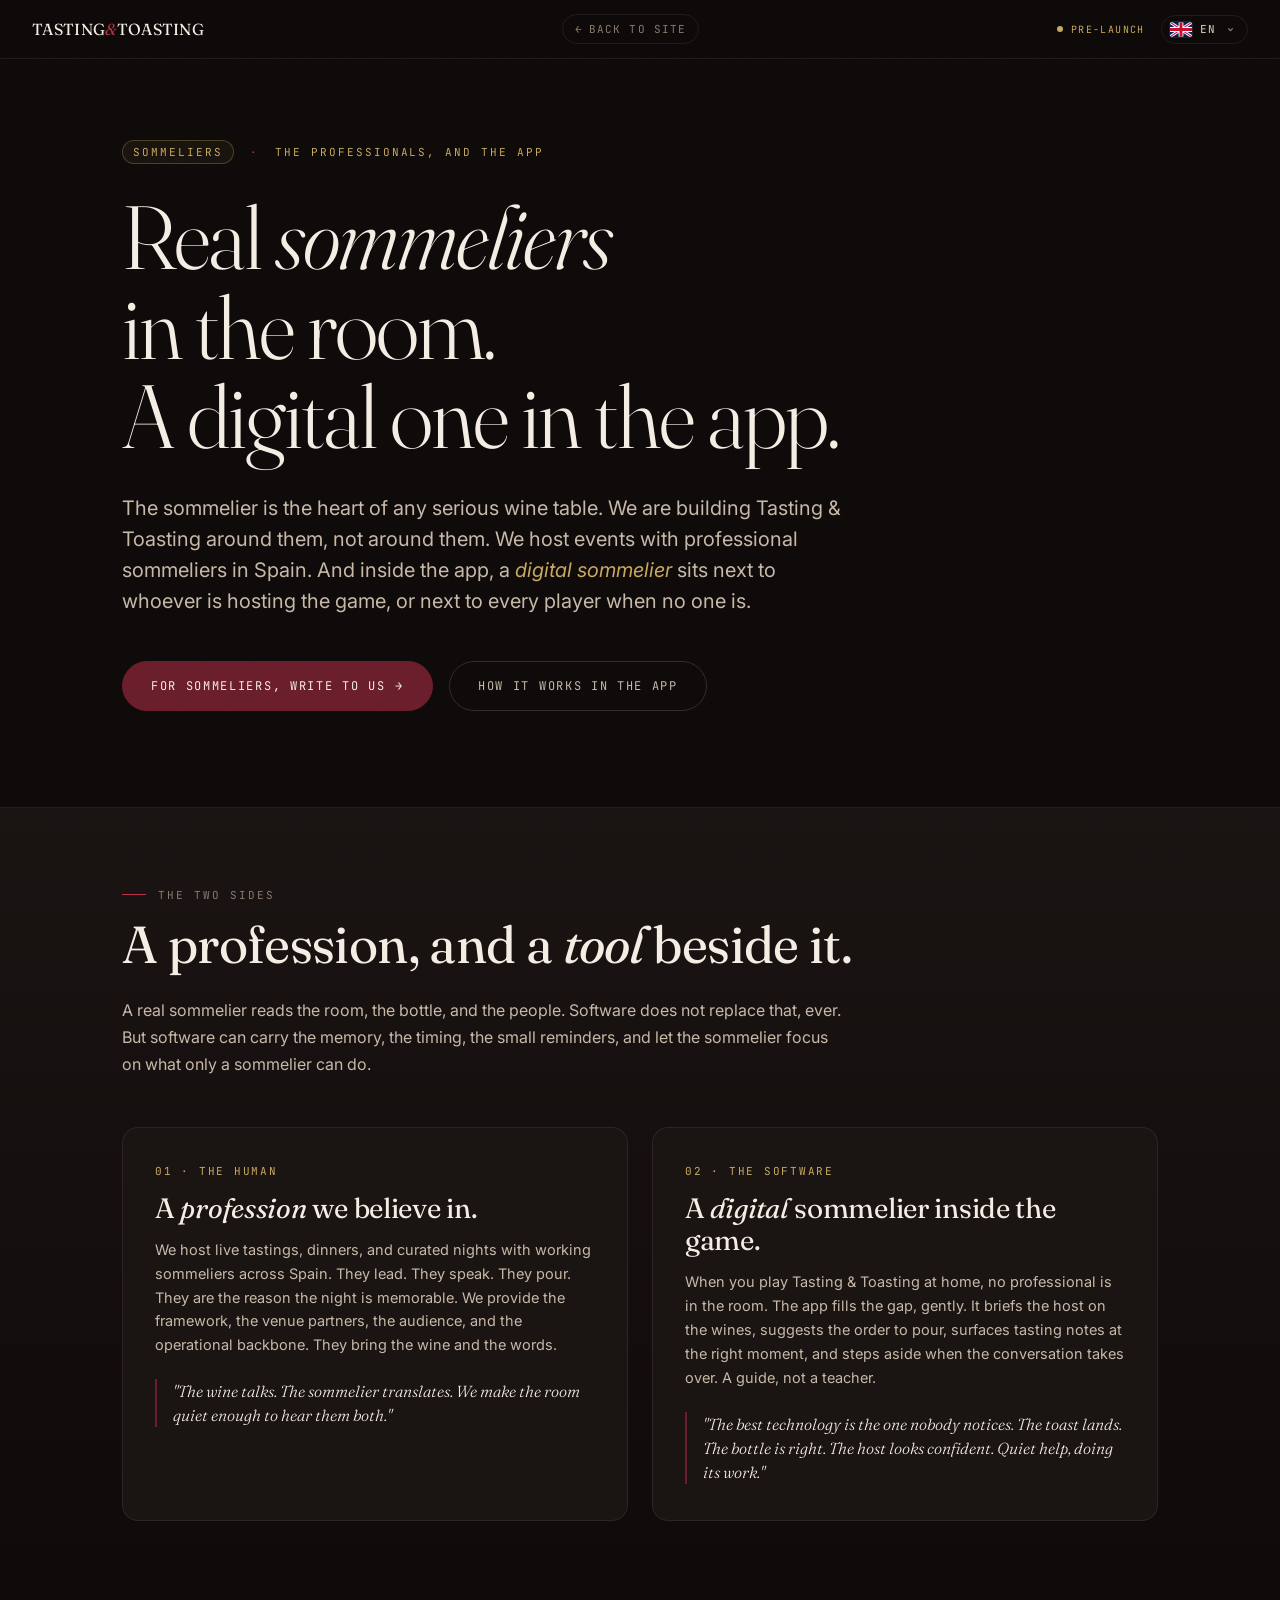
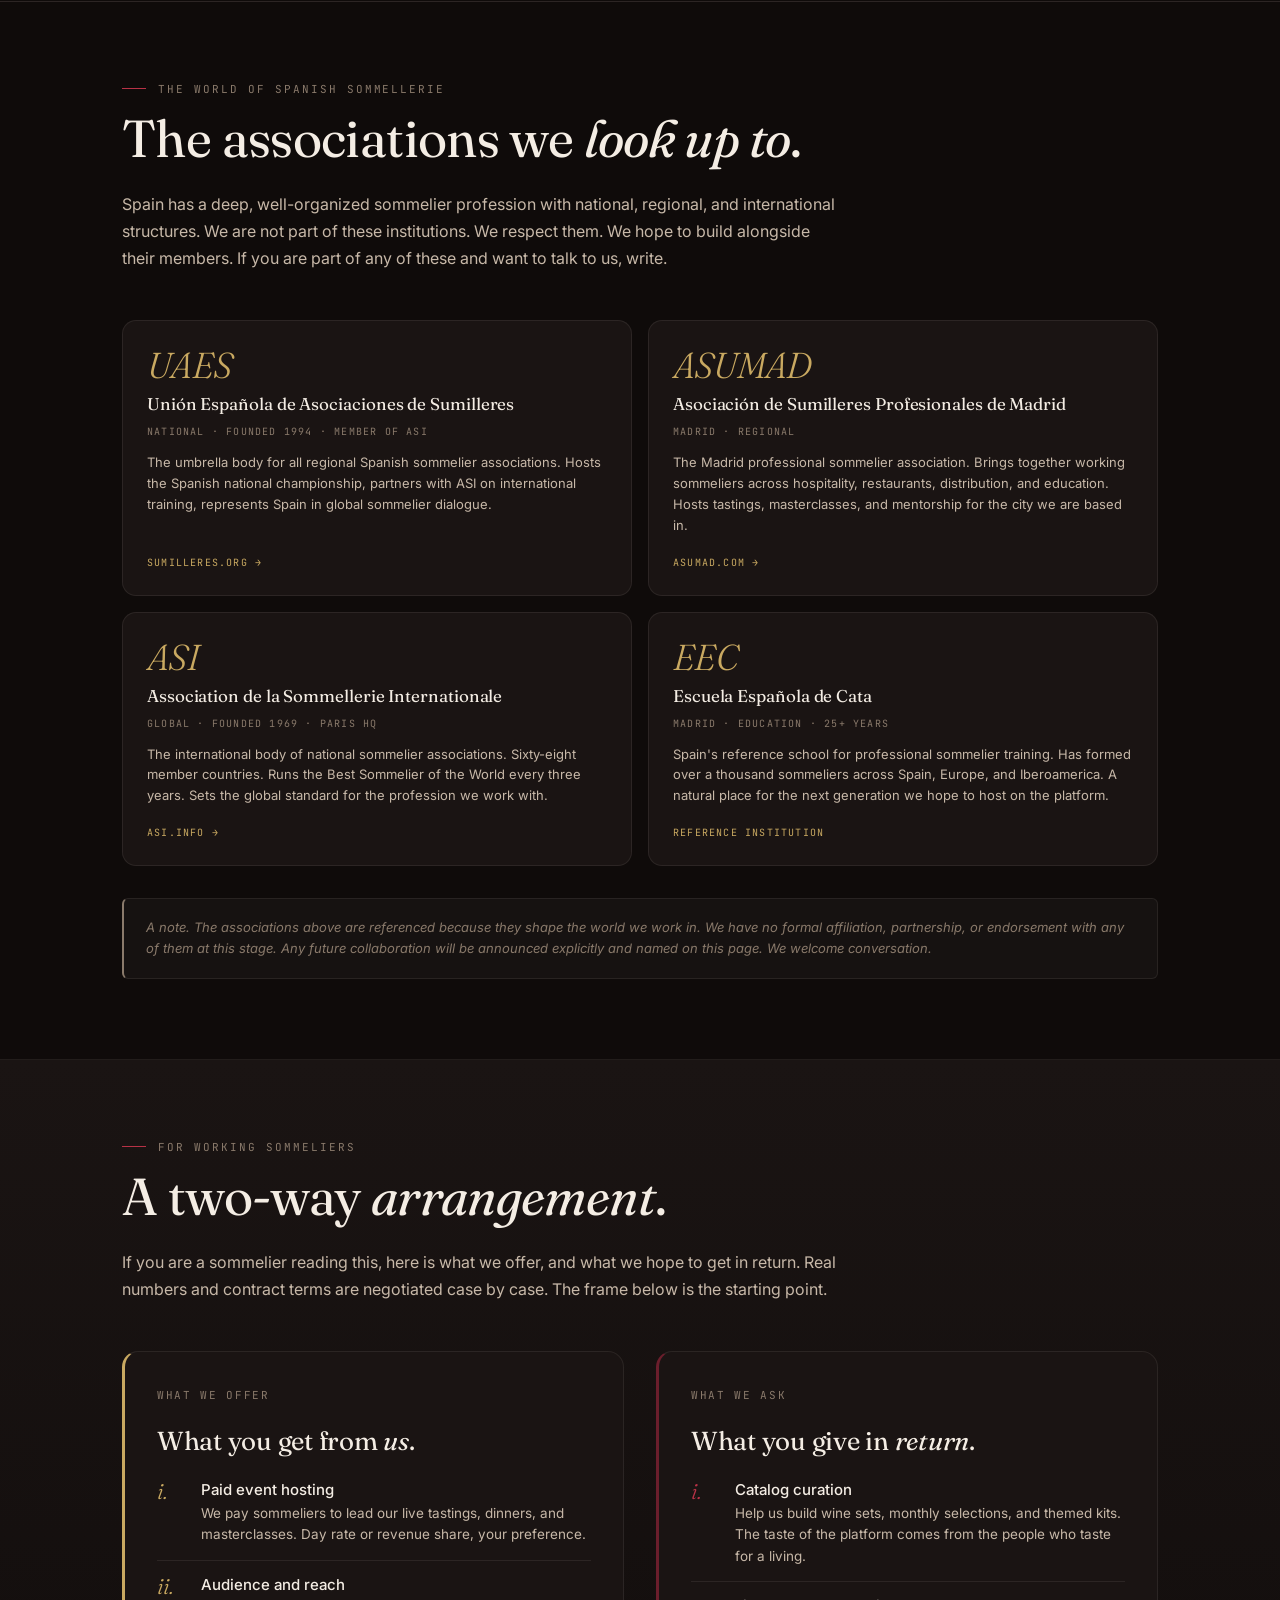
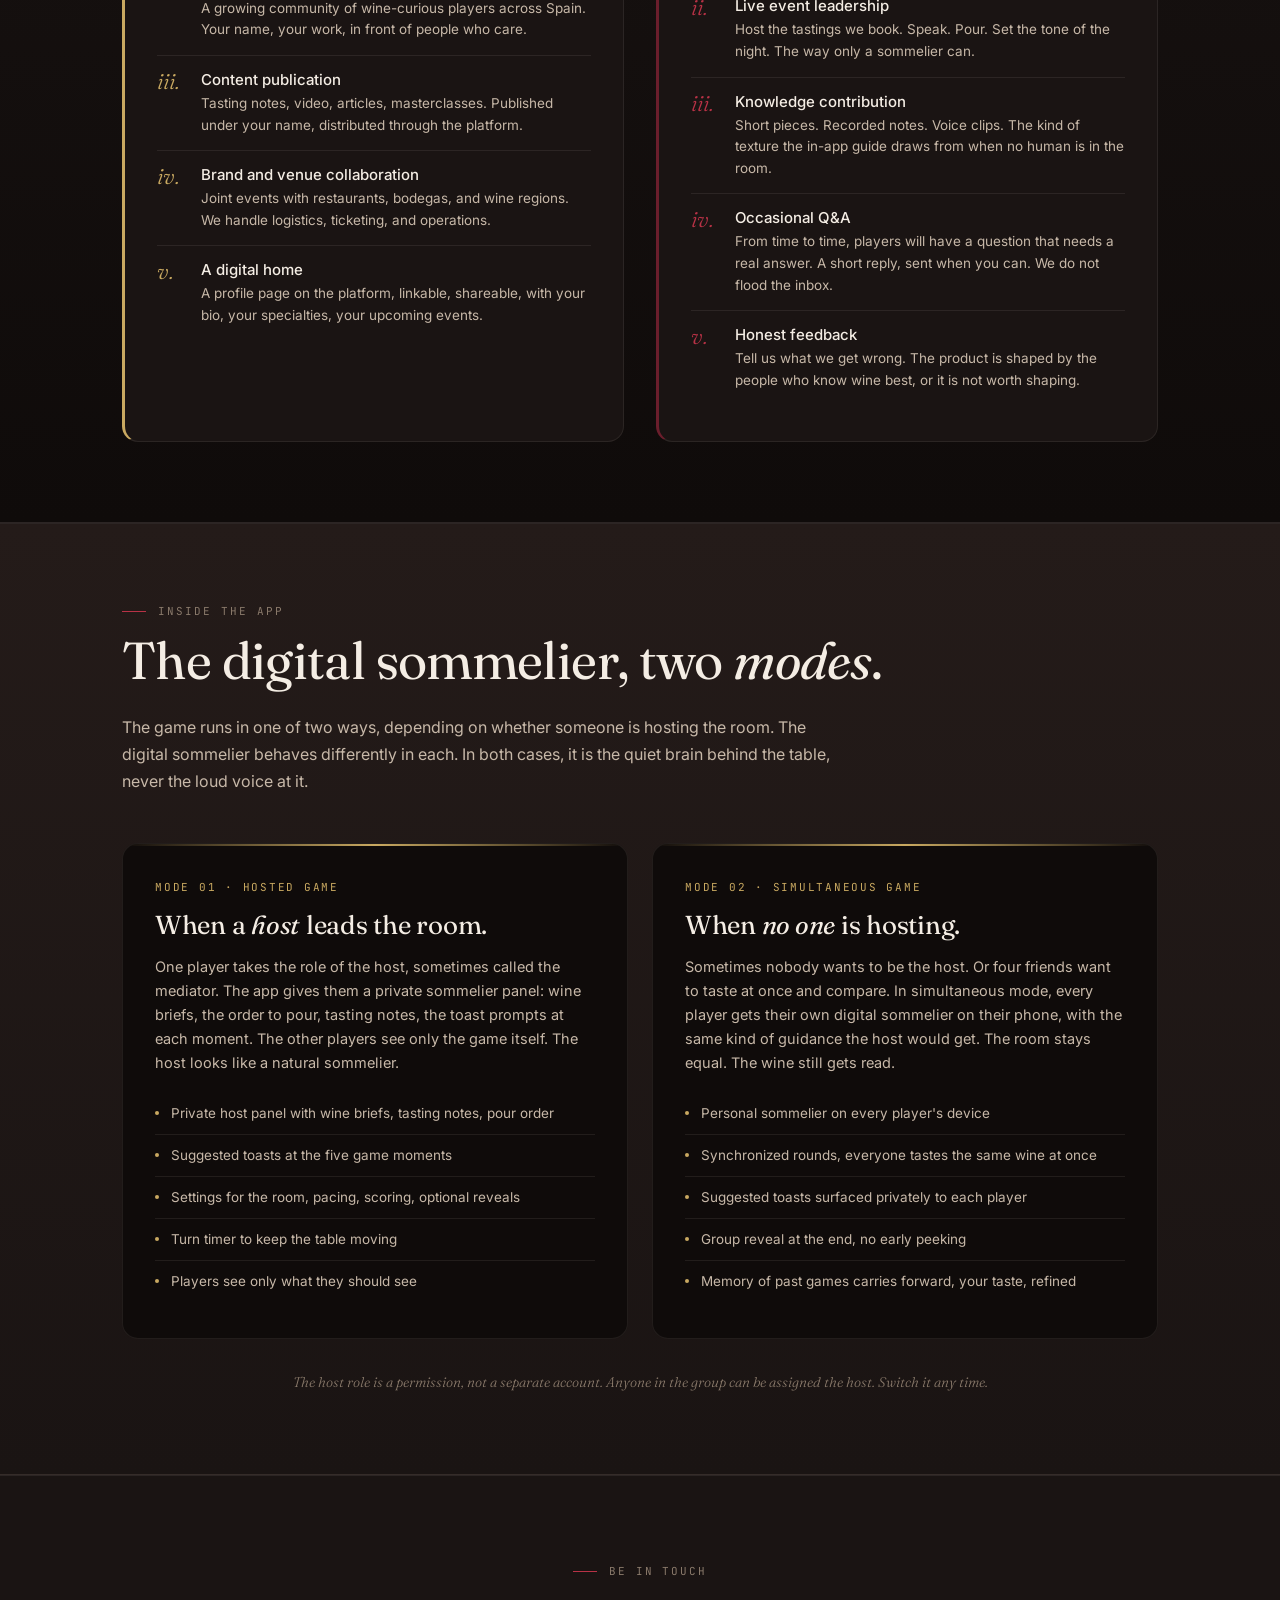
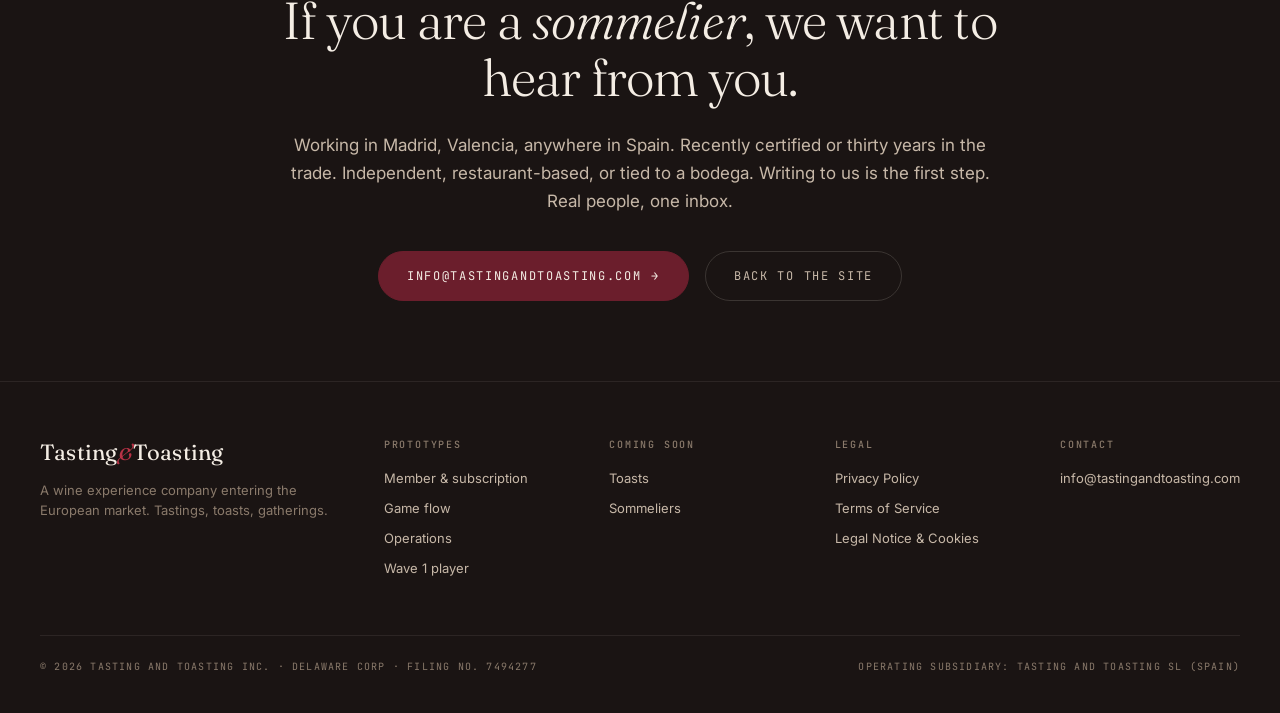
<file: sommeliers.html>
<!DOCTYPE html>
<html lang="en">
<head>
<meta charset="UTF-8">
<meta name="viewport" content="width=device-width, initial-scale=1.0">
<title>Sommeliers, in the room and in the app, Tasting &amp; Toasting</title>
<meta name="description" content="Tasting & Toasting works alongside professional sommeliers and Spanish associations of wine service. A digital sommelier sits inside the game, helping the host or guiding solo players. Pre-launch.">
<link rel="preconnect" href="https://fonts.googleapis.com">
<link rel="preconnect" href="https://fonts.gstatic.com" crossorigin>
<link rel="stylesheet" href="assets/i18n.css">
<link href="https://fonts.googleapis.com/css2?family=Fraunces:opsz,wght@9..144,300;9..144,400;9..144,500;9..144,600;9..144,700&family=JetBrains+Mono:wght@300;400;500&family=Inter:wght@300;400;500;600&display=swap" rel="stylesheet">
<style>
:root {
  --bg: #0F0B0A;
  --bg-2: #1A1413;
  --bg-3: #241B19;
  --ink: #F4EDE4;
  --ink-2: #C7B8A8;
  --ink-3: #8A7A6B;
  --wine: #6B1E2C;
  --wine-2: #8B2838;
  --wine-bright: #B83246;
  --gold: #C9A961;
  --gold-bright: #E8C77A;
  --green: #4A6B3D;
  --line: rgba(244,237,228,0.08);
  --line-2: rgba(244,237,228,0.15);
}
* { margin: 0; padding: 0; box-sizing: border-box; }
html, body { background: var(--bg); color: var(--ink); font-family: 'Inter', sans-serif; -webkit-font-smoothing: antialiased; }
body { overflow-x: hidden; min-height: 100vh; }
a { color: inherit; text-decoration: none; }
.serif { font-family: 'Fraunces', serif; }
.serif-italic { font-family: 'Fraunces', serif; font-style: italic; font-weight: 300; }
.mono { font-family: 'JetBrains Mono', monospace; }

.page-grain {
  position: fixed; inset: 0; pointer-events: none; z-index: 1;
  background-image: url("data:image/svg+xml;utf8,<svg xmlns='http://www.w3.org/2000/svg' width='200' height='200'><filter id='n'><feTurbulence baseFrequency='0.85' numOctaves='2' /></filter><rect width='200' height='200' filter='url(%23n)' opacity='0.4'/></svg>");
  opacity: 0.05;
  mix-blend-mode: overlay;
}

.topbar {
  position: fixed; top: 0; left: 0; right: 0;
  background: rgba(15,11,10,0.85);
  backdrop-filter: blur(20px);
  -webkit-backdrop-filter: blur(20px);
  border-bottom: 1px solid var(--line);
  z-index: 100;
  padding: 14px 32px;
  display: flex; align-items: center; justify-content: space-between; gap: 24px;
}
.topbar-brand { font-family: 'Fraunces', serif; font-size: 16px; letter-spacing: 0.02em; color: var(--ink); }
.topbar-brand .amp { color: var(--wine-bright); font-style: italic; font-weight: 400; }
.topbar-back {
  font-family: 'JetBrains Mono', monospace; font-size: 11px; letter-spacing: 0.1em;
  text-transform: uppercase; color: var(--ink-3);
  display: inline-flex; align-items: center; gap: 6px;
  padding: 7px 12px; border: 1px solid var(--line); border-radius: 999px;
  transition: all 0.2s ease;
}
.topbar-back:hover { color: var(--ink); border-color: var(--line-2); background: var(--bg-2); }
.topbar-status {
  font-family: 'JetBrains Mono', monospace; font-size: 10px;
  text-transform: uppercase; letter-spacing: 0.14em; color: var(--gold);
  display: flex; align-items: center; gap: 8px;
}
.topbar-status::before {
  content: ''; width: 6px; height: 6px; background: var(--gold);
  border-radius: 50%; animation: pulse 2s ease-in-out infinite;
}
@keyframes pulse { 0%, 100% { opacity: 0.5; } 50% { opacity: 1; } }
.topbar-right { display: flex; align-items: center; gap: 16px; }
@media (max-width: 640px) {
  .topbar-right .topbar-status { display: none; }
}


/* HERO */
.hero {
  position: relative; padding: 140px 32px 96px;
  max-width: 1100px; margin: 0 auto; z-index: 2;
}
.hero-eyebrow {
  font-family: 'JetBrains Mono', monospace; font-size: 11px;
  text-transform: uppercase; letter-spacing: 0.18em; color: var(--gold);
  margin-bottom: 28px;
  display: flex; gap: 16px; flex-wrap: wrap; align-items: center;
}
.hero-eyebrow .dot { color: var(--wine-bright); }
.hero-eyebrow .pill {
  border: 1px solid rgba(201, 169, 97, 0.3);
  background: rgba(201, 169, 97, 0.06);
  padding: 4px 10px; border-radius: 999px;
}
.hero h1 {
  font-family: 'Fraunces', serif; font-weight: 300;
  font-size: clamp(44px, 7vw, 92px);
  line-height: 1.0;
  letter-spacing: -0.022em;
  margin-bottom: 32px;
}
.hero h1 .em { font-style: italic; font-weight: 400; color: var(--gold); }
.hero h1 .amp { color: var(--wine-bright); font-style: italic; font-weight: 400; }
.hero-sub {
  font-family: 'Inter', sans-serif;
  font-size: clamp(17px, 1.6vw, 20px);
  line-height: 1.55; color: var(--ink-2);
  max-width: 720px; margin-bottom: 44px;
}
.hero-sub .accent { color: var(--gold); font-style: italic; }
.hero-actions { display: flex; gap: 16px; flex-wrap: wrap; }
.hero-btn {
  display: inline-flex; align-items: center; gap: 10px;
  padding: 16px 28px;
  font-family: 'JetBrains Mono', monospace; font-size: 12px;
  text-transform: uppercase; letter-spacing: 0.14em;
  border-radius: 999px;
  transition: all 0.25s ease; cursor: pointer; border: 1px solid;
}
.hero-btn-primary { background: var(--wine); color: var(--ink); border-color: var(--wine); }
.hero-btn-primary:hover { background: var(--wine-bright); border-color: var(--wine-bright); transform: translateY(-1px); }
.hero-btn-ghost { background: transparent; color: var(--ink-2); border-color: var(--line-2); }
.hero-btn-ghost:hover { color: var(--ink); border-color: var(--ink-3); }

/* TWO SIDES */
.two-sides-band {
  background: linear-gradient(180deg, var(--bg-2), var(--bg));
  border-top: 1px solid var(--line);
  border-bottom: 1px solid var(--line);
}
.section {
  max-width: 1100px; margin: 0 auto; padding: 80px 32px;
  position: relative; z-index: 2;
}
.section-label {
  font-family: 'JetBrains Mono', monospace; font-size: 11px;
  text-transform: uppercase; letter-spacing: 0.18em; color: var(--ink-3);
  margin-bottom: 14px;
  display: flex; align-items: center; gap: 12px;
}
.section-label::before { content: ''; width: 24px; height: 1px; background: var(--wine-bright); }
.section-title {
  font-family: 'Fraunces', serif; font-weight: 400;
  font-size: clamp(32px, 4.5vw, 52px);
  line-height: 1.1; letter-spacing: -0.012em;
  margin-bottom: 24px; max-width: 820px;
}
.section-title .em { font-style: italic; color: var(--gold); font-weight: 400; }
.section-title .amp { color: var(--wine-bright); font-style: italic; font-weight: 400; }
.section-intro {
  font-size: 16px; line-height: 1.7; color: var(--ink-2);
  max-width: 720px; margin-bottom: 48px;
}

.two-sides {
  display: grid;
  grid-template-columns: 1fr 1fr;
  gap: 24px;
  margin-top: 16px;
}
.side {
  background: var(--bg-2);
  border: 1px solid var(--line);
  border-radius: 16px;
  padding: 36px 32px;
  display: flex; flex-direction: column; gap: 14px;
  position: relative;
  transition: all 0.25s ease;
}
.side:hover { border-color: var(--line-2); background: var(--bg-3); transform: translateY(-2px); }
.side-num {
  font-family: 'JetBrains Mono', monospace; font-size: 11px;
  text-transform: uppercase; letter-spacing: 0.16em; color: var(--gold);
}
.side-title {
  font-family: 'Fraunces', serif; font-weight: 400;
  font-size: 28px; line-height: 1.15; letter-spacing: -0.01em;
}
.side-title .em { font-style: italic; color: var(--gold); }
.side-desc { font-size: 14.5px; line-height: 1.65; color: var(--ink-2); }
.side-quote {
  font-family: 'Fraunces', serif; font-style: italic; font-weight: 300;
  font-size: 16px; line-height: 1.5; color: var(--ink);
  border-left: 2px solid var(--wine);
  padding-left: 16px; margin-top: 8px;
}

/* ASSOCIATIONS */
.assoc-grid {
  display: grid;
  grid-template-columns: repeat(2, 1fr);
  gap: 16px;
  margin-top: 16px;
}
.assoc {
  background: var(--bg-2);
  border: 1px solid var(--line);
  border-radius: 14px;
  padding: 26px 24px;
  display: flex; flex-direction: column; gap: 10px;
  transition: all 0.25s ease;
}
.assoc:hover { border-color: var(--gold); background: var(--bg-3); }
.assoc-acronym {
  font-family: 'Fraunces', serif; font-style: italic; font-weight: 300;
  font-size: 36px; line-height: 1; color: var(--gold);
  letter-spacing: -0.02em;
}
.assoc-name {
  font-family: 'Fraunces', serif; font-weight: 400;
  font-size: 17px; line-height: 1.3; color: var(--ink);
  letter-spacing: -0.005em;
}
.assoc-meta {
  font-family: 'JetBrains Mono', monospace; font-size: 10px;
  text-transform: uppercase; letter-spacing: 0.12em; color: var(--ink-3);
}
.assoc-desc {
  font-size: 13px; line-height: 1.6; color: var(--ink-2);
  margin-top: 4px;
}
.assoc-link {
  font-family: 'JetBrains Mono', monospace; font-size: 10px;
  text-transform: uppercase; letter-spacing: 0.12em;
  color: var(--gold);
  margin-top: auto; padding-top: 10px;
}
.assoc-link:hover { color: var(--gold-bright); }

.assoc-disclaimer {
  margin-top: 32px;
  padding: 18px 22px;
  background: rgba(244,237,228,0.03);
  border: 1px solid var(--line);
  border-left: 2px solid var(--ink-3);
  border-radius: 6px;
  font-size: 13px; line-height: 1.65; color: var(--ink-3);
  font-style: italic;
}

/* OFFER & ASK */
.offer-ask {
  display: grid;
  grid-template-columns: 1fr 1fr;
  gap: 32px;
  margin-top: 16px;
}
.offer-card, .ask-card {
  background: var(--bg-2);
  border: 1px solid var(--line);
  border-radius: 16px;
  padding: 36px 32px;
}
.offer-card { border-left: 3px solid var(--gold); }
.ask-card { border-left: 3px solid var(--wine); }
.offer-ask h3 {
  font-family: 'Fraunces', serif; font-weight: 400;
  font-size: 26px; line-height: 1.2; letter-spacing: -0.01em;
  margin-bottom: 8px;
}
.offer-ask h3 .em { font-style: italic; color: var(--gold); }
.offer-ask .preface {
  font-family: 'JetBrains Mono', monospace; font-size: 11px;
  text-transform: uppercase; letter-spacing: 0.15em;
  color: var(--ink-3); margin-bottom: 24px;
}
.offer-ask ul { list-style: none; padding: 0; }
.offer-ask li {
  padding: 14px 0;
  border-bottom: 1px solid var(--line);
  display: grid;
  grid-template-columns: auto 1fr;
  gap: 16px;
  align-items: start;
}
.offer-ask li:last-child { border-bottom: none; }
.offer-ask li .marker {
  font-family: 'Fraunces', serif; font-style: italic; font-weight: 300;
  font-size: 22px; line-height: 1; color: var(--gold);
  min-width: 28px;
}
.ask-card li .marker { color: var(--wine-bright); }
.offer-ask li .label {
  font-family: 'Inter', sans-serif; font-weight: 500;
  font-size: 15px; color: var(--ink); margin-bottom: 4px;
}
.offer-ask li .body {
  font-size: 13.5px; line-height: 1.6; color: var(--ink-2);
}

/* IN-APP DIGITAL SOMMELIER */
.in-app {
  background: linear-gradient(180deg, var(--bg-3), var(--bg-2));
  border-top: 1px solid var(--line);
  border-bottom: 1px solid var(--line);
}
.modes-grid {
  display: grid;
  grid-template-columns: 1fr 1fr;
  gap: 24px;
  margin-top: 16px;
}
.mode {
  background: var(--bg);
  border: 1px solid var(--line);
  border-radius: 16px;
  padding: 36px 32px;
  position: relative;
  overflow: hidden;
}
.mode::before {
  content: ''; position: absolute; top: 0; left: 0; right: 0;
  height: 2px; background: linear-gradient(90deg, transparent, var(--gold), transparent);
}
.mode-eyebrow {
  font-family: 'JetBrains Mono', monospace; font-size: 11px;
  text-transform: uppercase; letter-spacing: 0.16em; color: var(--gold);
  margin-bottom: 16px;
}
.mode-title {
  font-family: 'Fraunces', serif; font-weight: 400;
  font-size: 26px; line-height: 1.2; letter-spacing: -0.01em;
  color: var(--ink); margin-bottom: 14px;
}
.mode-title .em { font-style: italic; color: var(--gold); }
.mode-desc { font-size: 14.5px; line-height: 1.65; color: var(--ink-2); margin-bottom: 18px; }
.mode-features { list-style: none; padding: 0; margin-top: 8px; }
.mode-features li {
  padding: 10px 0;
  border-bottom: 1px solid var(--line);
  font-size: 13.5px; line-height: 1.55; color: var(--ink-2);
  display: grid; grid-template-columns: auto 1fr; gap: 12px; align-items: start;
}
.mode-features li:last-child { border-bottom: none; }
.mode-features li .dot {
  width: 4px; height: 4px; border-radius: 50%;
  background: var(--gold); margin-top: 8px;
}
.mode-aside-note {
  margin-top: 32px;
  font-size: 14px; line-height: 1.65;
  color: var(--ink-3);
  text-align: center;
  font-style: italic;
  font-family: 'Fraunces', serif;
  font-weight: 300;
}

/* CTA */
.cta-band { background: var(--bg-2); border-top: 1px solid var(--line); }
.cta-inner { text-align: center; max-width: 720px; margin: 0 auto; }
.cta-inner h2 {
  font-family: 'Fraunces', serif; font-weight: 300;
  font-size: clamp(32px, 5vw, 52px); line-height: 1.1;
  letter-spacing: -0.015em; margin-bottom: 24px;
}
.cta-inner h2 .em { font-style: italic; color: var(--gold); }
.cta-inner h2 .amp { color: var(--wine-bright); font-style: italic; }
.cta-inner p { font-size: 17px; line-height: 1.65; color: var(--ink-2); margin-bottom: 36px; }
.cta-inner .hero-actions { justify-content: center; }

/* Footer */
.tt-footer {
  background: var(--bg-2);
  border-top: 1px solid var(--line);
  padding: 56px 32px 40px;
  font-family: 'Inter', sans-serif; color: var(--ink-3);
  position: relative; z-index: 2;
}
.tt-footer-inner {
  max-width: 1200px; margin: 0 auto;
  display: grid; grid-template-columns: 1.5fr 0.9fr 0.9fr 0.9fr 0.9fr; gap: 48px;
}
.tt-footer-brand {
  font-family: 'Fraunces', serif; font-size: 22px;
  color: var(--ink); margin-bottom: 14px; letter-spacing: 0.01em;
}
.tt-footer-brand .amp { color: var(--wine-bright); font-style: italic; font-weight: 400; }
.tt-footer-tagline { font-size: 13px; line-height: 1.6; color: var(--ink-3); max-width: 320px; }
.tt-footer-col h4 {
  font-family: 'JetBrains Mono', monospace; font-size: 10px;
  font-weight: 500; text-transform: uppercase; letter-spacing: 0.18em;
  color: var(--ink-3); margin-bottom: 16px;
}
.tt-footer-col ul { list-style: none; padding: 0; }
.tt-footer-col li { margin-bottom: 10px; }
.tt-footer-col a { color: var(--ink-2); font-size: 13px; transition: color 0.2s ease; }
.tt-footer-col a:hover { color: var(--gold); }
.tt-footer-bottom {
  max-width: 1200px; margin: 48px auto 0; padding-top: 24px;
  border-top: 1px solid var(--line);
  display: flex; justify-content: space-between; flex-wrap: wrap; gap: 16px;
  font-family: 'JetBrains Mono', monospace; font-size: 10px;
  text-transform: uppercase; letter-spacing: 0.12em; color: var(--ink-3);
}

@media (max-width: 980px) {
  .two-sides, .offer-ask, .modes-grid { grid-template-columns: 1fr; }
  .assoc-grid { grid-template-columns: 1fr; }
}
@media (max-width: 640px) {
  .topbar { padding: 12px 18px; }
  .hero { padding: 120px 20px 64px; }
  .section { padding: 56px 20px; }
  .tt-footer-inner { grid-template-columns: 1fr 1fr; gap: 32px; }
  .tt-footer { padding: 40px 20px 32px; }
  .tt-footer-bottom { flex-direction: column; }
}
</style>
</head>
<body>
<div class="page-grain"></div>

<!-- Flag sprite inline (4KB, used by language switcher) -->
<svg xmlns="http://www.w3.org/2000/svg" style="display:none;" aria-hidden="true">
  <!-- All flags use a 3:2 aspect ratio (60x40 viewBox) for consistency. -->

  <!-- ENGLISH (UK Union Jack) -->
  <symbol id="flag-en" viewBox="0 0 60 40">
    <rect width="60" height="40" fill="#012169"/>
    <!-- White diagonals (St Andrew + St Patrick base) -->
    <path d="M0,0 L60,40 M60,0 L0,40" stroke="#fff" stroke-width="8"/>
    <!-- Red diagonals (St Patrick) -->
    <path d="M0,0 L60,40 M60,0 L0,40" stroke="#C8102E" stroke-width="3" clip-path="url(#stp-clip)"/>
    <!-- Big white cross (St George base) -->
    <path d="M30,0 V40 M0,20 H60" stroke="#fff" stroke-width="13"/>
    <!-- Big red cross (St George) -->
    <path d="M30,0 V40 M0,20 H60" stroke="#C8102E" stroke-width="8"/>
    <defs>
      <clipPath id="stp-clip">
        <polygon points="0,0 30,0 0,20"/>
        <polygon points="60,0 30,0 60,20"/>
        <polygon points="60,40 30,40 60,20"/>
        <polygon points="0,40 30,40 0,20"/>
      </clipPath>
    </defs>
  </symbol>

  <!-- FRENCH (tricolore: bleu blanc rouge) -->
  <symbol id="flag-fr" viewBox="0 0 60 40">
    <rect width="20" height="40" x="0" fill="#0055A4"/>
    <rect width="20" height="40" x="20" fill="#FFFFFF"/>
    <rect width="20" height="40" x="40" fill="#EF4135"/>
  </symbol>

  <!-- RUSSIAN (white-blue-red horizontal) -->
  <symbol id="flag-ru" viewBox="0 0 60 40">
    <rect width="60" height="13.33" y="0" fill="#FFFFFF"/>
    <rect width="60" height="13.33" y="13.33" fill="#0039A6"/>
    <rect width="60" height="13.34" y="26.66" fill="#D52B1E"/>
  </symbol>

  <!-- SPANISH (rojo-amarillo-rojo with simplified coat placeholder) -->
  <symbol id="flag-es" viewBox="0 0 60 40">
    <rect width="60" height="10" y="0" fill="#AA151B"/>
    <rect width="60" height="20" y="10" fill="#F1BF00"/>
    <rect width="60" height="10" y="30" fill="#AA151B"/>
    <!-- Simplified coat as small marker (placed off-center as in real flag) -->
    <g transform="translate(18,15)">
      <rect width="8" height="10" fill="#AD1519" opacity="0.85" rx="1"/>
      <rect width="8" height="10" fill="none" stroke="#C7B37F" stroke-width="0.4"/>
    </g>
  </symbol>

  <!-- UKRAINIAN (blue top, yellow bottom) -->
  <symbol id="flag-uk" viewBox="0 0 60 40">
    <rect width="60" height="20" y="0" fill="#0057B7"/>
    <rect width="60" height="20" y="20" fill="#FFD700"/>
  </symbol>

  <!-- ITALIAN (verde bianco rosso) -->
  <symbol id="flag-it" viewBox="0 0 60 40">
    <rect width="20" height="40" x="0" fill="#009246"/>
    <rect width="20" height="40" x="20" fill="#FFFFFF"/>
    <rect width="20" height="40" x="40" fill="#CE2B37"/>
  </symbol>

  <!-- GERMAN (schwarz-rot-gold horizontal) -->
  <symbol id="flag-de" viewBox="0 0 60 40">
    <rect width="60" height="13.33" y="0" fill="#000000"/>
    <rect width="60" height="13.33" y="13.33" fill="#DD0000"/>
    <rect width="60" height="13.34" y="26.66" fill="#FFCE00"/>
  </symbol>

  <!-- HEBREW / Israel (white with two blue stripes and Star of David) -->
  <symbol id="flag-he" viewBox="0 0 60 40">
    <rect width="60" height="40" fill="#FFFFFF"/>
    <rect width="60" height="4.5" y="5" fill="#0038B8"/>
    <rect width="60" height="4.5" y="30.5" fill="#0038B8"/>
    <!-- Star of David (two overlapping triangles) -->
    <g transform="translate(30,20)" stroke="#0038B8" stroke-width="1.2" fill="none">
      <polygon points="0,-7 6.06,3.5 -6.06,3.5"/>
      <polygon points="0,7 6.06,-3.5 -6.06,-3.5"/>
    </g>
  </symbol>

  <!-- PORTUGUESE (verde 2/5 + vermelho 3/5, simplified shield in middle) -->
  <symbol id="flag-pt" viewBox="0 0 60 40">
    <rect width="24" height="40" x="0" fill="#046A38"/>
    <rect width="36" height="40" x="24" fill="#DA291C"/>
    <!-- Armillary sphere placeholder (simple ring) at the join -->
    <g transform="translate(24,20)">
      <circle r="6" fill="#FFE000" stroke="#000" stroke-width="0.4"/>
      <circle r="6" fill="none" stroke="#FFFFFF" stroke-width="0.4"/>
      <rect x="-4" y="-3" width="8" height="6" fill="#FFFFFF" stroke="#C8102E" stroke-width="0.5"/>
    </g>
  </symbol>
</svg>


<header class="topbar">
  <a href="index.html" class="topbar-brand">TASTING<span class="amp">&</span>TOASTING</a>
  <a href="index.html" class="topbar-back"><span>←</span><span data-i18n="topbar.back">Back to site</span></a>
  <div class="topbar-right">
    <div class="topbar-status" data-i18n="topbar.status_prelaunch">Pre-launch</div>
    <div class="lang-switcher">
      <button class="lang-trigger" type="button" aria-label="Select language" aria-expanded="false">
        <svg class="flag" viewBox="0 0 60 40"><use href="#flag-en"/></svg>
        <span class="lang-trigger-code">EN</span>
        <svg class="lang-chev" viewBox="0 0 12 12" fill="none" stroke="currentColor" stroke-width="1.5"><path d="M3 4.5l3 3 3-3"/></svg>
      </button>
      <div class="lang-menu" role="menu">
        <button class="lang-item" data-lang="en" role="menuitem"><svg class="flag" viewBox="0 0 60 40"><use href="#flag-en"/></svg><span class="lang-native">English</span><span class="lang-code">EN</span></button>
        <button class="lang-item" data-lang="fr" role="menuitem"><svg class="flag" viewBox="0 0 60 40"><use href="#flag-fr"/></svg><span class="lang-native">Français</span><span class="lang-code">FR</span></button>
        <button class="lang-item" data-lang="ru" role="menuitem"><svg class="flag" viewBox="0 0 60 40"><use href="#flag-ru"/></svg><span class="lang-native">Русский</span><span class="lang-code">RU</span></button>
        <button class="lang-item" data-lang="es" role="menuitem"><svg class="flag" viewBox="0 0 60 40"><use href="#flag-es"/></svg><span class="lang-native">Español</span><span class="lang-code">ES</span></button>
        <button class="lang-item" data-lang="uk" role="menuitem"><svg class="flag" viewBox="0 0 60 40"><use href="#flag-uk"/></svg><span class="lang-native">Українська</span><span class="lang-code">UK</span></button>
        <button class="lang-item" data-lang="it" role="menuitem"><svg class="flag" viewBox="0 0 60 40"><use href="#flag-it"/></svg><span class="lang-native">Italiano</span><span class="lang-code">IT</span></button>
        <button class="lang-item" data-lang="de" role="menuitem"><svg class="flag" viewBox="0 0 60 40"><use href="#flag-de"/></svg><span class="lang-native">Deutsch</span><span class="lang-code">DE</span></button>
        <button class="lang-item" data-lang="he" role="menuitem"><svg class="flag" viewBox="0 0 60 40"><use href="#flag-he"/></svg><span class="lang-native">עברית</span><span class="lang-code">HE</span></button>
        <button class="lang-item" data-lang="pt" role="menuitem"><svg class="flag" viewBox="0 0 60 40"><use href="#flag-pt"/></svg><span class="lang-native">Português</span><span class="lang-code">PT</span></button>
      </div>
    </div>
  </div>
</header>

<!-- HERO -->
<section class="hero">
  <div class="hero-eyebrow">
    <span class="pill" data-i18n="sommeliers.hero.eyebrow_label">Sommeliers</span>
    <span class="dot">·</span>
    <span data-i18n="sommeliers.hero.eyebrow_side">The professionals, and the app</span>
  </div>
  <h1 data-i18n="sommeliers.hero.title">
    Real <span class="em">sommeliers</span><br>
    in the room.<br>
    A digital one in the app.
  </h1>
  <p class="hero-sub" data-i18n="sommeliers.hero.sub">
    The sommelier is the heart of any serious wine table. We are building Tasting <span class="serif-italic" style="color:var(--wine-bright);">&amp;</span> Toasting around them, not around them. We host events with professional sommeliers in Spain. And inside the app, a <span class="accent">digital sommelier</span> sits next to whoever is hosting the game, or next to every player when no one is.
  </p>
  <div class="hero-actions">
    <a href="mailto:info@tastingandtoasting.com?subject=Sommelier%20collaboration" class="hero-btn hero-btn-primary"><span data-i18n="sommeliers.hero.btn_write">For sommeliers, write to us</span> <span>→</span></a>
    <a href="#in-app" class="hero-btn hero-btn-ghost" data-i18n="sommeliers.hero.btn_how">How it works in the app</a>
  </div>
</section>

<!-- TWO SIDES -->
<section class="two-sides-band">
  <div class="section">
    <div class="section-label" data-i18n="sommeliers.two.label">The two sides</div>
    <h2 class="section-title" data-i18n="sommeliers.two.title">
      A profession, and a <span class="em">tool</span> beside it.
    </h2>
    <p class="section-intro" data-i18n="sommeliers.two.intro">
      A real sommelier reads the room, the bottle, and the people. Software does not replace that, ever. But software can carry the memory, the timing, the small reminders, and let the sommelier focus on what only a sommelier can do.
    </p>

    <div class="two-sides">
      <div class="side">
        <div class="side-num" data-i18n="sommeliers.side1.num">01 · The human</div>
        <div class="side-title" data-i18n="sommeliers.side1.title">A <span class="em">profession</span> we believe in.</div>
        <div class="side-desc" data-i18n="sommeliers.side1.desc">
          We host live tastings, dinners, and curated nights with working sommeliers across Spain. They lead. They speak. They pour. They are the reason the night is memorable. We provide the framework, the venue partners, the audience, and the operational backbone. They bring the wine and the words.
        </div>
        <div class="side-quote" data-i18n="sommeliers.side1.quote">
          "The wine talks. The sommelier translates. We make the room quiet enough to hear them both."
        </div>
      </div>
      <div class="side">
        <div class="side-num" data-i18n="sommeliers.side2.num">02 · The software</div>
        <div class="side-title" data-i18n="sommeliers.side2.title">A <span class="em">digital</span> sommelier inside the game.</div>
        <div class="side-desc" data-i18n="sommeliers.side2.desc">
          When you play Tasting <span class="serif-italic" style="color:var(--wine-bright);">&amp;</span> Toasting at home, no professional is in the room. The app fills the gap, gently. It briefs the host on the wines, suggests the order to pour, surfaces tasting notes at the right moment, and steps aside when the conversation takes over. A guide, not a teacher.
        </div>
        <div class="side-quote" data-i18n="sommeliers.side2.quote">
          "The best technology is the one nobody notices. The toast lands. The bottle is right. The host looks confident. Quiet help, doing its work."
        </div>
      </div>
    </div>
  </div>
</section>

<!-- ASSOCIATIONS -->
<section class="section">
  <div class="section-label" data-i18n="sommeliers.assoc.label">The world of Spanish sommellerie</div>
  <h2 class="section-title" data-i18n="sommeliers.assoc.title">
    The associations we <span class="em">look up to</span>.
  </h2>
  <p class="section-intro" data-i18n="sommeliers.assoc.intro">
    Spain has a deep, well-organized sommelier profession with national, regional, and international structures. We are not part of these institutions. We respect them. We hope to build alongside their members. If you are part of any of these and want to talk to us, write.
  </p>

  <div class="assoc-grid">
    <div class="assoc">
      <div class="assoc-acronym">UAES</div>
      <div class="assoc-name">Unión Española de Asociaciones de Sumilleres</div>
      <div class="assoc-meta" data-i18n="sommeliers.assoc.uaes_meta">National · Founded 1994 · Member of ASI</div>
      <div class="assoc-desc" data-i18n="sommeliers.assoc.uaes_desc">
        The umbrella body for all regional Spanish sommelier associations. Hosts the Spanish national championship, partners with ASI on international training, represents Spain in global sommelier dialogue.
      </div>
      <a class="assoc-link" href="https://sumilleres.org" target="_blank" rel="noopener">sumilleres.org →</a>
    </div>
    <div class="assoc">
      <div class="assoc-acronym">ASUMAD</div>
      <div class="assoc-name">Asociación de Sumilleres Profesionales de Madrid</div>
      <div class="assoc-meta" data-i18n="sommeliers.assoc.asumad_meta">Madrid · Regional</div>
      <div class="assoc-desc" data-i18n="sommeliers.assoc.asumad_desc">
        The Madrid professional sommelier association. Brings together working sommeliers across hospitality, restaurants, distribution, and education. Hosts tastings, masterclasses, and mentorship for the city we are based in.
      </div>
      <a class="assoc-link" href="https://www.asumad.com" target="_blank" rel="noopener">asumad.com →</a>
    </div>
    <div class="assoc">
      <div class="assoc-acronym">ASI</div>
      <div class="assoc-name">Association de la Sommellerie Internationale</div>
      <div class="assoc-meta" data-i18n="sommeliers.assoc.asi_meta">Global · Founded 1969 · Paris HQ</div>
      <div class="assoc-desc" data-i18n="sommeliers.assoc.asi_desc">
        The international body of national sommelier associations. Sixty-eight member countries. Runs the Best Sommelier of the World every three years. Sets the global standard for the profession we work with.
      </div>
      <a class="assoc-link" href="https://www.asi.info" target="_blank" rel="noopener">asi.info →</a>
    </div>
    <div class="assoc">
      <div class="assoc-acronym">EEC</div>
      <div class="assoc-name">Escuela Española de Cata</div>
      <div class="assoc-meta" data-i18n="sommeliers.assoc.eec_meta">Madrid · Education · 25+ years</div>
      <div class="assoc-desc" data-i18n="sommeliers.assoc.eec_desc">
        Spain's reference school for professional sommelier training. Has formed over a thousand sommeliers across Spain, Europe, and Iberoamerica. A natural place for the next generation we hope to host on the platform.
      </div>
      <a class="assoc-link" href="#" onclick="return false;" data-i18n="sommeliers.assoc.eec_link">Reference institution</a>
    </div>
  </div>

  <div class="assoc-disclaimer" data-i18n="sommeliers.assoc.disclaimer">
    A note. The associations above are referenced because they shape the world we work in. We have no formal affiliation, partnership, or endorsement with any of them at this stage. Any future collaboration will be announced explicitly and named on this page. We welcome conversation.
  </div>
</section>

<!-- WHAT WE OFFER / WHAT WE ASK -->
<section class="two-sides-band">
  <div class="section">
    <div class="section-label" data-i18n="sommeliers.offer.label">For working sommeliers</div>
    <h2 class="section-title" data-i18n="sommeliers.offer.title">
      A two-way <span class="em">arrangement</span>.
    </h2>
    <p class="section-intro" data-i18n="sommeliers.offer.intro">
      If you are a sommelier reading this, here is what we offer, and what we hope to get in return. Real numbers and contract terms are negotiated case by case. The frame below is the starting point.
    </p>

    <div class="offer-ask">
      <div class="offer-card">
        <div class="preface" data-i18n="sommeliers.offer.head_us">What we offer</div>
        <h3 data-i18n="sommeliers.offer.head_us_title">What you get from <span class="em">us</span>.</h3>
        <ul>
          <li>
            <span class="marker">i.</span>
            <div>
              <div class="label" data-i18n="sommeliers.offer.i1.label">Paid event hosting</div>
              <div class="body" data-i18n="sommeliers.offer.i1.body">We pay sommeliers to lead our live tastings, dinners, and masterclasses. Day rate or revenue share, your preference.</div>
            </div>
          </li>
          <li>
            <span class="marker">ii.</span>
            <div>
              <div class="label" data-i18n="sommeliers.offer.i2.label">Audience and reach</div>
              <div class="body" data-i18n="sommeliers.offer.i2.body">A growing community of wine-curious players across Spain. Your name, your work, in front of people who care.</div>
            </div>
          </li>
          <li>
            <span class="marker">iii.</span>
            <div>
              <div class="label" data-i18n="sommeliers.offer.i3.label">Content publication</div>
              <div class="body" data-i18n="sommeliers.offer.i3.body">Tasting notes, video, articles, masterclasses. Published under your name, distributed through the platform.</div>
            </div>
          </li>
          <li>
            <span class="marker">iv.</span>
            <div>
              <div class="label" data-i18n="sommeliers.offer.i4.label">Brand and venue collaboration</div>
              <div class="body" data-i18n="sommeliers.offer.i4.body">Joint events with restaurants, bodegas, and wine regions. We handle logistics, ticketing, and operations.</div>
            </div>
          </li>
          <li>
            <span class="marker">v.</span>
            <div>
              <div class="label" data-i18n="sommeliers.offer.i5.label">A digital home</div>
              <div class="body" data-i18n="sommeliers.offer.i5.body">A profile page on the platform, linkable, shareable, with your bio, your specialties, your upcoming events.</div>
            </div>
          </li>
        </ul>
      </div>

      <div class="ask-card">
        <div class="preface" data-i18n="sommeliers.offer.head_ask">What we ask</div>
        <h3 data-i18n="sommeliers.offer.head_ask_title">What you give in <span class="em">return</span>.</h3>
        <ul>
          <li>
            <span class="marker">i.</span>
            <div>
              <div class="label" data-i18n="sommeliers.ask.i1.label">Catalog curation</div>
              <div class="body" data-i18n="sommeliers.ask.i1.body">Help us build wine sets, monthly selections, and themed kits. The taste of the platform comes from the people who taste for a living.</div>
            </div>
          </li>
          <li>
            <span class="marker">ii.</span>
            <div>
              <div class="label" data-i18n="sommeliers.ask.i2.label">Live event leadership</div>
              <div class="body" data-i18n="sommeliers.ask.i2.body">Host the tastings we book. Speak. Pour. Set the tone of the night. The way only a sommelier can.</div>
            </div>
          </li>
          <li>
            <span class="marker">iii.</span>
            <div>
              <div class="label" data-i18n="sommeliers.ask.i3.label">Knowledge contribution</div>
              <div class="body" data-i18n="sommeliers.ask.i3.body">Short pieces. Recorded notes. Voice clips. The kind of texture the in-app guide draws from when no human is in the room.</div>
            </div>
          </li>
          <li>
            <span class="marker">iv.</span>
            <div>
              <div class="label" data-i18n="sommeliers.ask.i4.label">Occasional Q&amp;A</div>
              <div class="body" data-i18n="sommeliers.ask.i4.body">From time to time, players will have a question that needs a real answer. A short reply, sent when you can. We do not flood the inbox.</div>
            </div>
          </li>
          <li>
            <span class="marker">v.</span>
            <div>
              <div class="label" data-i18n="sommeliers.ask.i5.label">Honest feedback</div>
              <div class="body" data-i18n="sommeliers.ask.i5.body">Tell us what we get wrong. The product is shaped by the people who know wine best, or it is not worth shaping.</div>
            </div>
          </li>
        </ul>
      </div>
    </div>
  </div>
</section>

<!-- IN-APP DIGITAL SOMMELIER -->
<section class="in-app" id="in-app">
  <div class="section">
    <div class="section-label" data-i18n="sommeliers.modes.label">Inside the app</div>
    <h2 class="section-title" data-i18n="sommeliers.modes.title">
      The digital sommelier, two <span class="em">modes</span>.
    </h2>
    <p class="section-intro" data-i18n="sommeliers.modes.intro">
      The game runs in one of two ways, depending on whether someone is hosting the room. The digital sommelier behaves differently in each. In both cases, it is the quiet brain behind the table, never the loud voice at it.
    </p>

    <div class="modes-grid">
      <div class="mode">
        <div class="mode-eyebrow" data-i18n="sommeliers.mode1.eyebrow">Mode 01 · Hosted game</div>
        <div class="mode-title" data-i18n="sommeliers.mode1.title">When a <span class="em">host</span> leads the room.</div>
        <div class="mode-desc" data-i18n="sommeliers.mode1.desc">
          One player takes the role of the host, sometimes called the mediator. The app gives them a private sommelier panel: wine briefs, the order to pour, tasting notes, the toast prompts at each moment. The other players see only the game itself. The host looks like a natural sommelier.
        </div>
        <ul class="mode-features">
          <li><span class="dot"></span><span data-i18n="sommeliers.mode1.f1">Private host panel with wine briefs, tasting notes, pour order</span></li>
          <li><span class="dot"></span><span data-i18n="sommeliers.mode1.f2">Suggested toasts at the five game moments</span></li>
          <li><span class="dot"></span><span data-i18n="sommeliers.mode1.f3">Settings for the room, pacing, scoring, optional reveals</span></li>
          <li><span class="dot"></span><span data-i18n="sommeliers.mode1.f4">Turn timer to keep the table moving</span></li>
          <li><span class="dot"></span><span data-i18n="sommeliers.mode1.f5">Players see only what they should see</span></li>
        </ul>
      </div>

      <div class="mode">
        <div class="mode-eyebrow" data-i18n="sommeliers.mode2.eyebrow">Mode 02 · Simultaneous game</div>
        <div class="mode-title" data-i18n="sommeliers.mode2.title">When <span class="em">no one</span> is hosting.</div>
        <div class="mode-desc" data-i18n="sommeliers.mode2.desc">
          Sometimes nobody wants to be the host. Or four friends want to taste at once and compare. In simultaneous mode, every player gets their own digital sommelier on their phone, with the same kind of guidance the host would get. The room stays equal. The wine still gets read.
        </div>
        <ul class="mode-features">
          <li><span class="dot"></span><span data-i18n="sommeliers.mode2.f1">Personal sommelier on every player's device</span></li>
          <li><span class="dot"></span><span data-i18n="sommeliers.mode2.f2">Synchronized rounds, everyone tastes the same wine at once</span></li>
          <li><span class="dot"></span><span data-i18n="sommeliers.mode2.f3">Suggested toasts surfaced privately to each player</span></li>
          <li><span class="dot"></span><span data-i18n="sommeliers.mode2.f4">Group reveal at the end, no early peeking</span></li>
          <li><span class="dot"></span><span data-i18n="sommeliers.mode2.f5">Memory of past games carries forward, your taste, refined</span></li>
        </ul>
      </div>
    </div>

    <p class="mode-aside-note" data-i18n="sommeliers.modes.aside">
      The host role is a permission, not a separate account. Anyone in the group can be assigned the host. Switch it any time.
    </p>
  </div>
</section>

<!-- CTA -->
<section class="cta-band">
  <div class="section">
    <div class="cta-inner">
      <div class="section-label" style="justify-content:center;display:inline-flex;" data-i18n="sommeliers.cta.label">Be in touch</div>
      <h2 data-i18n="sommeliers.cta.title">
        If you are a <span class="em">sommelier</span>, we want to hear from you.
      </h2>
      <p data-i18n="sommeliers.cta.body">
        Working in Madrid, Valencia, anywhere in Spain. Recently certified or thirty years in the trade. Independent, restaurant-based, or tied to a bodega. Writing to us is the first step. Real people, one inbox.
      </p>
      <div class="hero-actions">
        <a href="mailto:info@tastingandtoasting.com?subject=Sommelier%20collaboration" class="hero-btn hero-btn-primary">info@tastingandtoasting.com <span>→</span></a>
        <a href="index.html" class="hero-btn hero-btn-ghost" data-i18n="sommeliers.cta.btn_back">Back to the site</a>
      </div>
    </div>
  </div>
</section>

<footer class="tt-footer">
  <div class="tt-footer-inner">
    <div class="tt-footer-col">
      <div class="tt-footer-brand">Tasting<span class="amp">&</span>Toasting</div>
      <p class="tt-footer-tagline" data-i18n="footer.tagline">A wine experience company entering the European market. Tastings, toasts, gatherings.</p>
    </div>
    <div class="tt-footer-col">
      <h4 data-i18n="footer.col_prototypes">Prototypes</h4>
      <ul>
        <li><a href="prototype.html" data-i18n="footer.proto_member">Member &amp; subscription</a></li>
        <li><a href="game-flow.html" data-i18n="footer.proto_game">Game flow</a></li>
        <li><a href="operations.html" data-i18n="footer.proto_ops">Operations</a></li>
        <li><a href="wave1.html" data-i18n="footer.proto_wave1">Wave 1 player</a></li>
      </ul>
    </div>
    <div class="tt-footer-col">
      <h4 data-i18n="footer.col_coming_soon">Coming soon</h4>
      <ul>
        <li><a href="toasts.html" data-i18n="topbar.toasts">Toasts</a></li>
        <li><a href="sommeliers.html" data-i18n="topbar.sommeliers">Sommeliers</a></li>
      </ul>
    </div>
    <div class="tt-footer-col">
      <h4 data-i18n="footer.col_legal">Legal</h4>
      <ul>
        <li><a href="privacy.html" data-i18n="footer.legal_privacy">Privacy Policy</a></li>
        <li><a href="terms.html" data-i18n="footer.legal_terms">Terms of Service</a></li>
        <li><a href="legal.html" data-i18n="footer.legal_notice">Legal Notice &amp; Cookies</a></li>
      </ul>
    </div>
    <div class="tt-footer-col">
      <h4 data-i18n="footer.col_contact">Contact</h4>
      <ul>
        <li><a href="mailto:info@tastingandtoasting.com">info@tastingandtoasting.com</a></li>
      </ul>
    </div>
  </div>
  <div class="tt-footer-bottom">
    <span data-i18n="footer.copyright">© 2026 Tasting And Toasting Inc. · Delaware Corp · Filing No. 7494277</span>
    <div class="legal-jurisdictions">
      <span data-i18n="footer.subsidiary">Operating subsidiary: Tasting And Toasting SL (Spain)</span>
    </div>
  </div>
</footer>

<script>
  document.querySelectorAll('a[href^="#"]').forEach(a => {
    a.addEventListener('click', e => {
      const id = a.getAttribute('href').slice(1);
      const target = document.getElementById(id);
      if (target) {
        e.preventDefault();
        target.scrollIntoView({ behavior: 'smooth', block: 'start' });
      }
    });
  });
</script>
<script src="assets/i18n.js"></script>
</body>
</html>
</file>
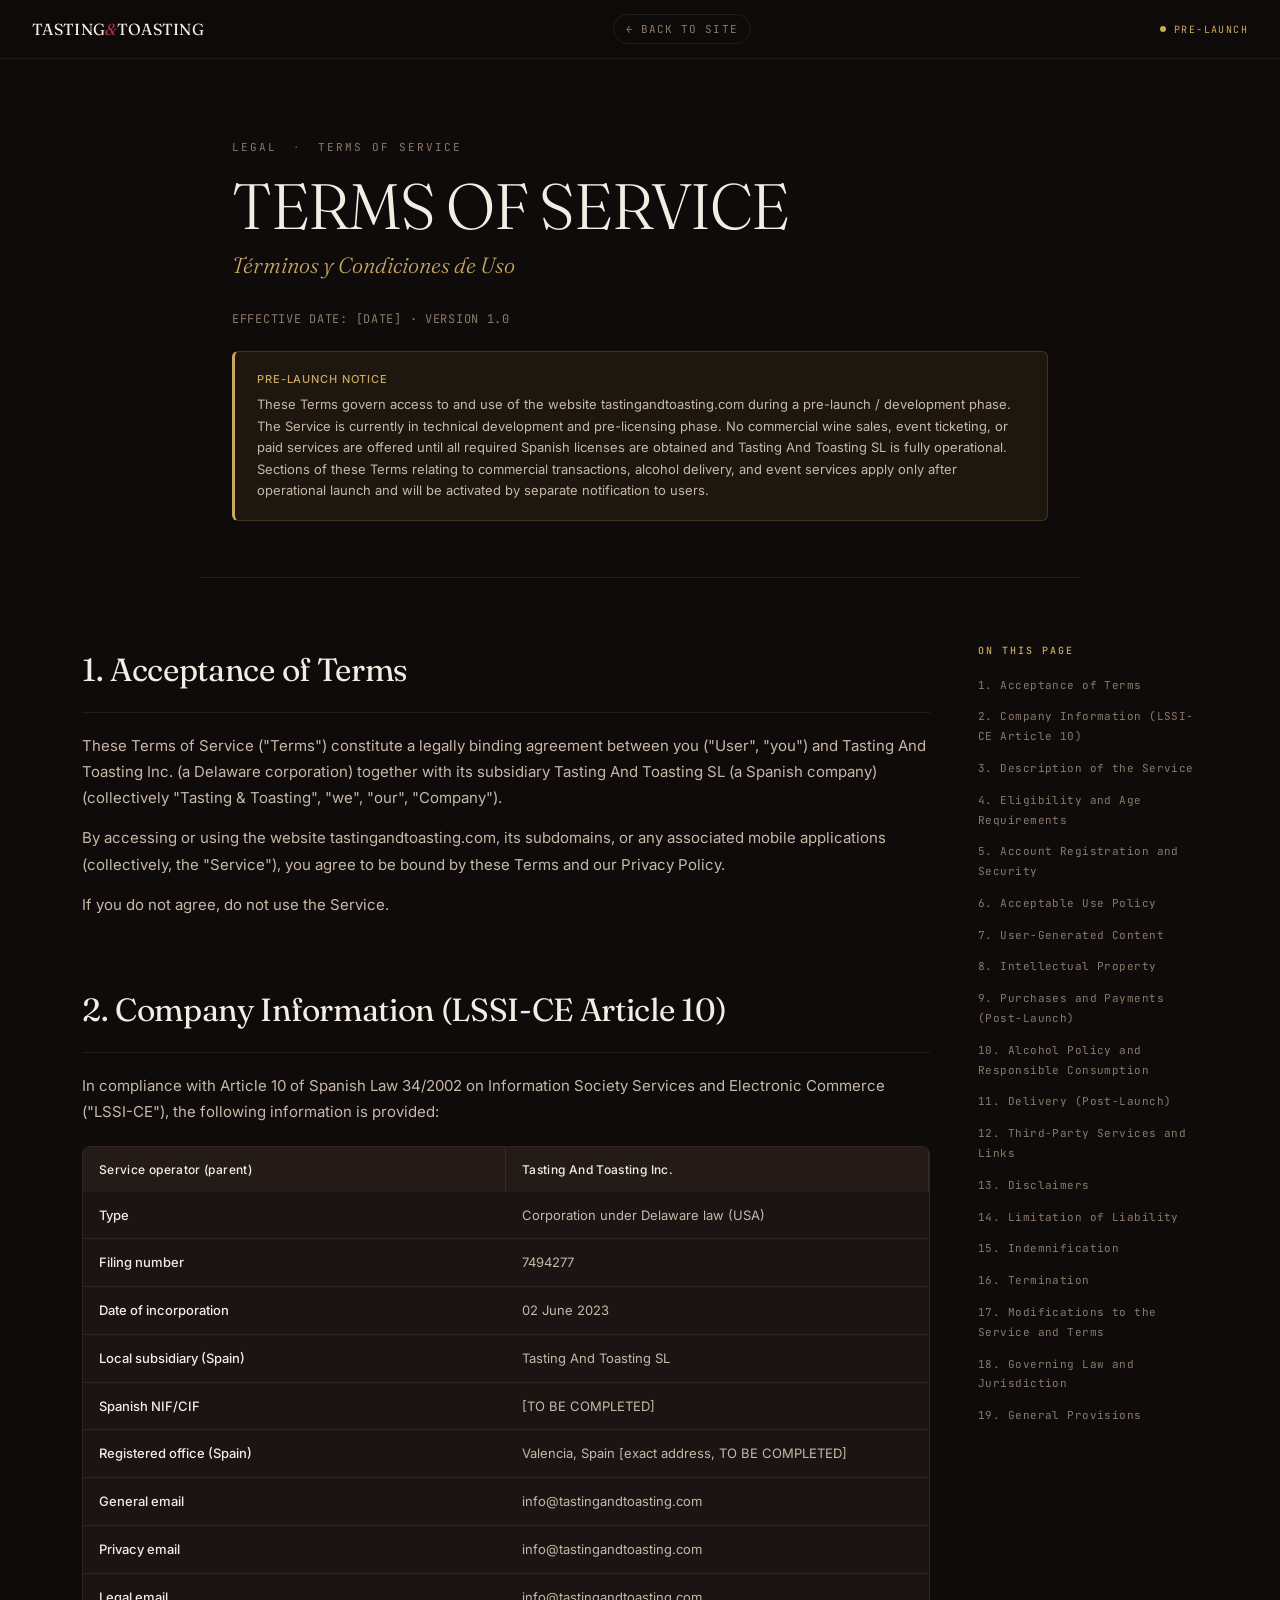
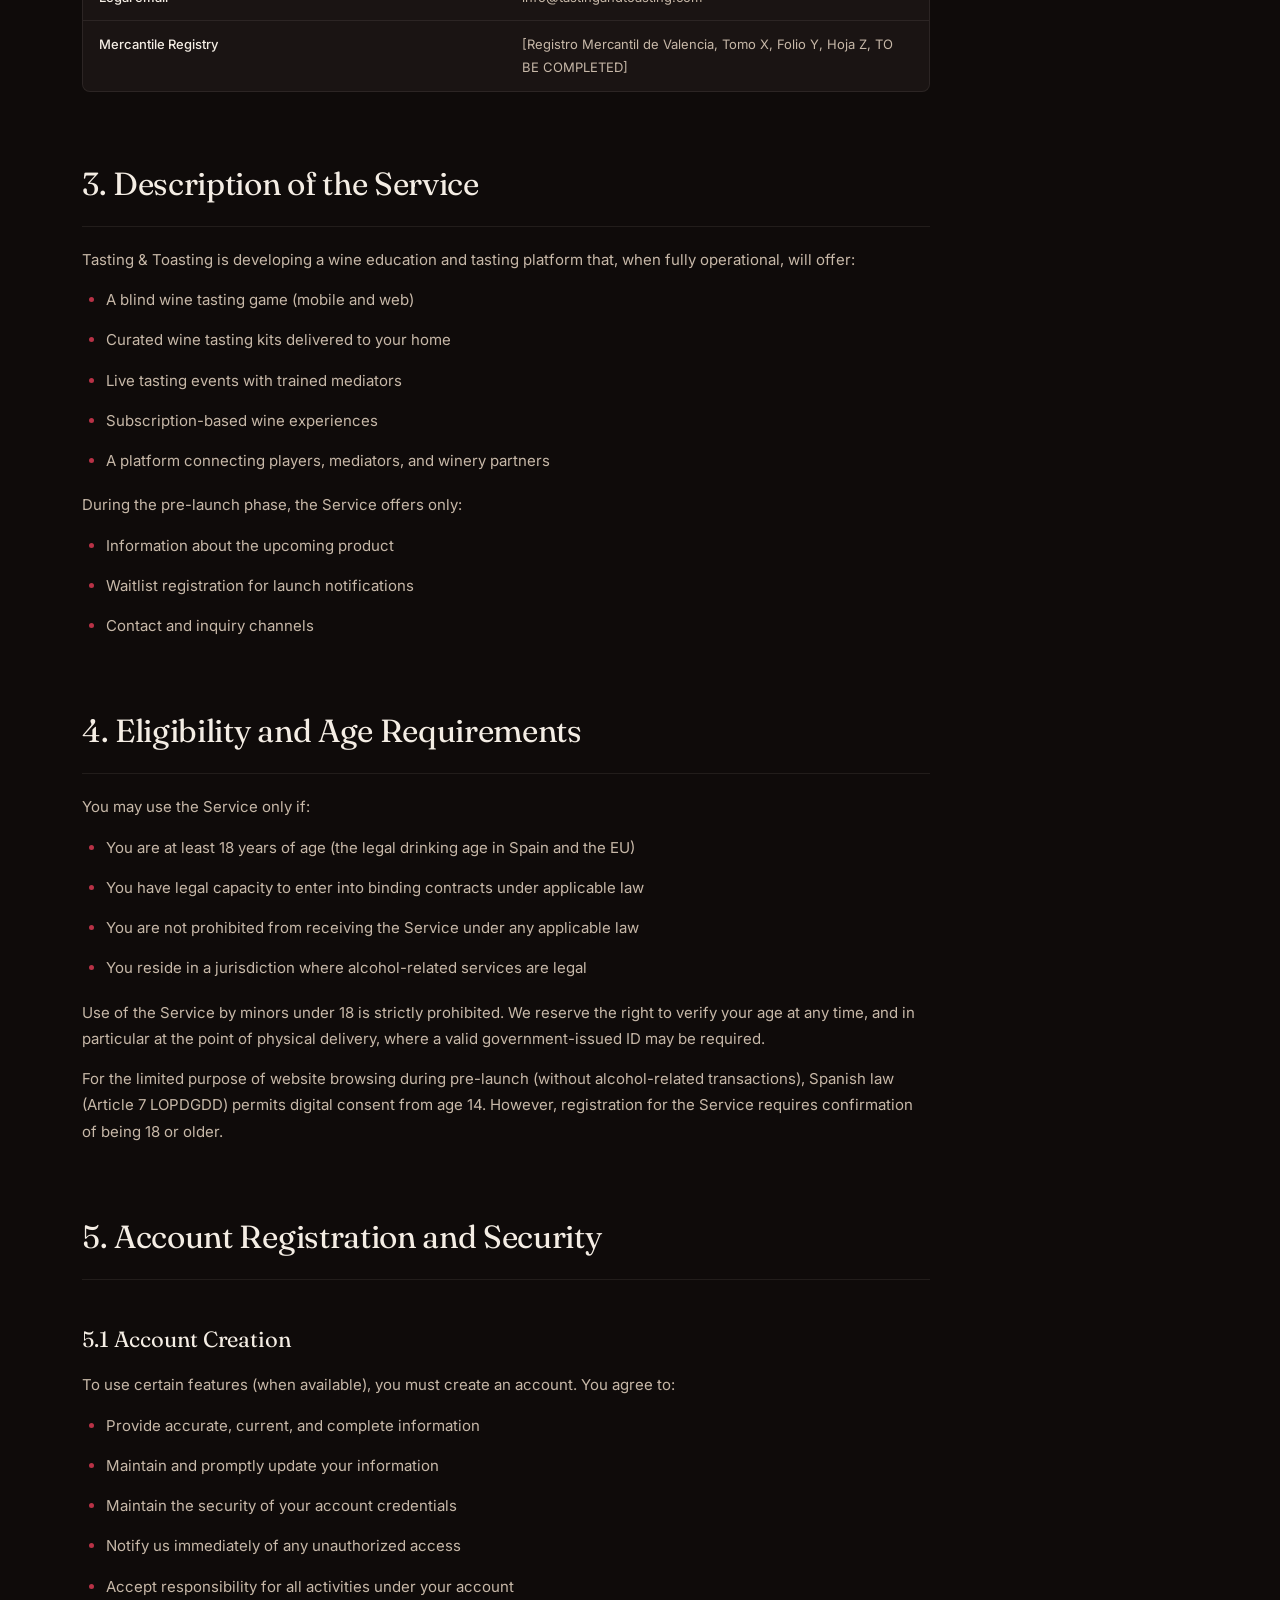
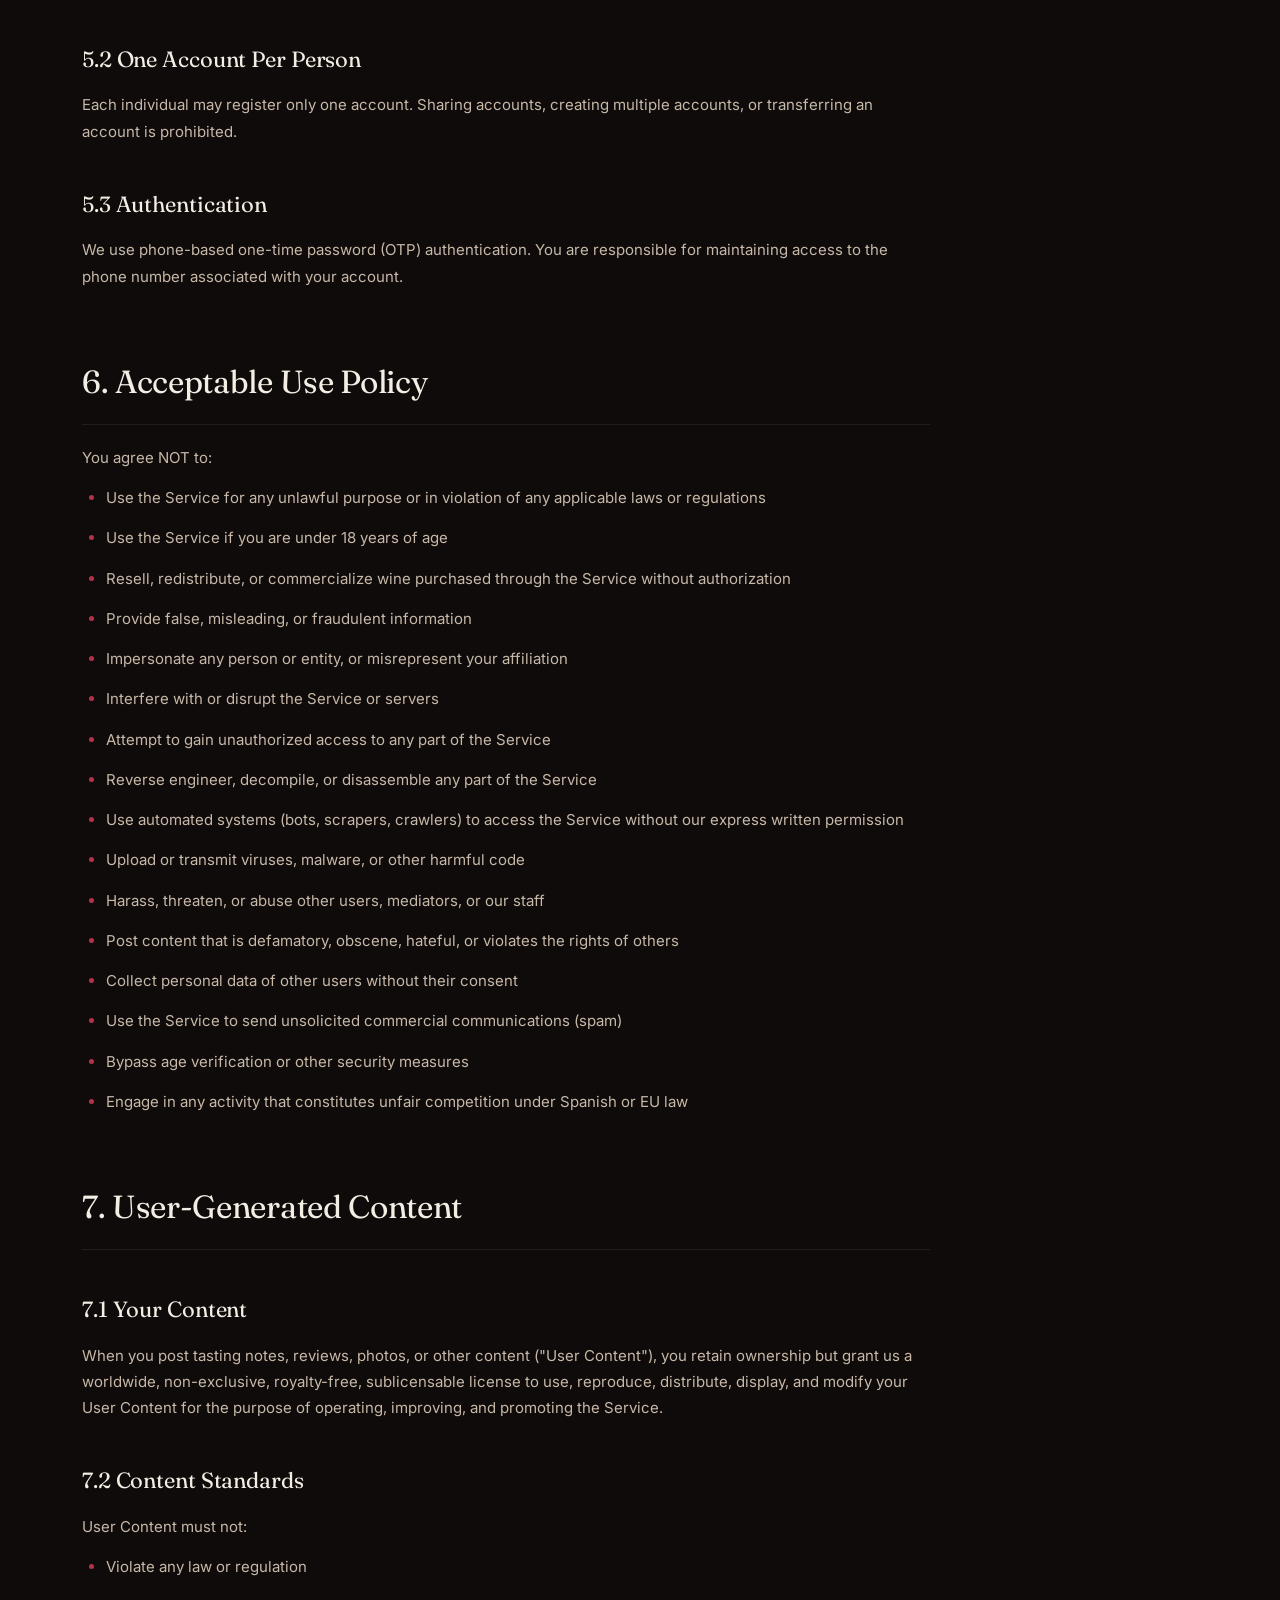
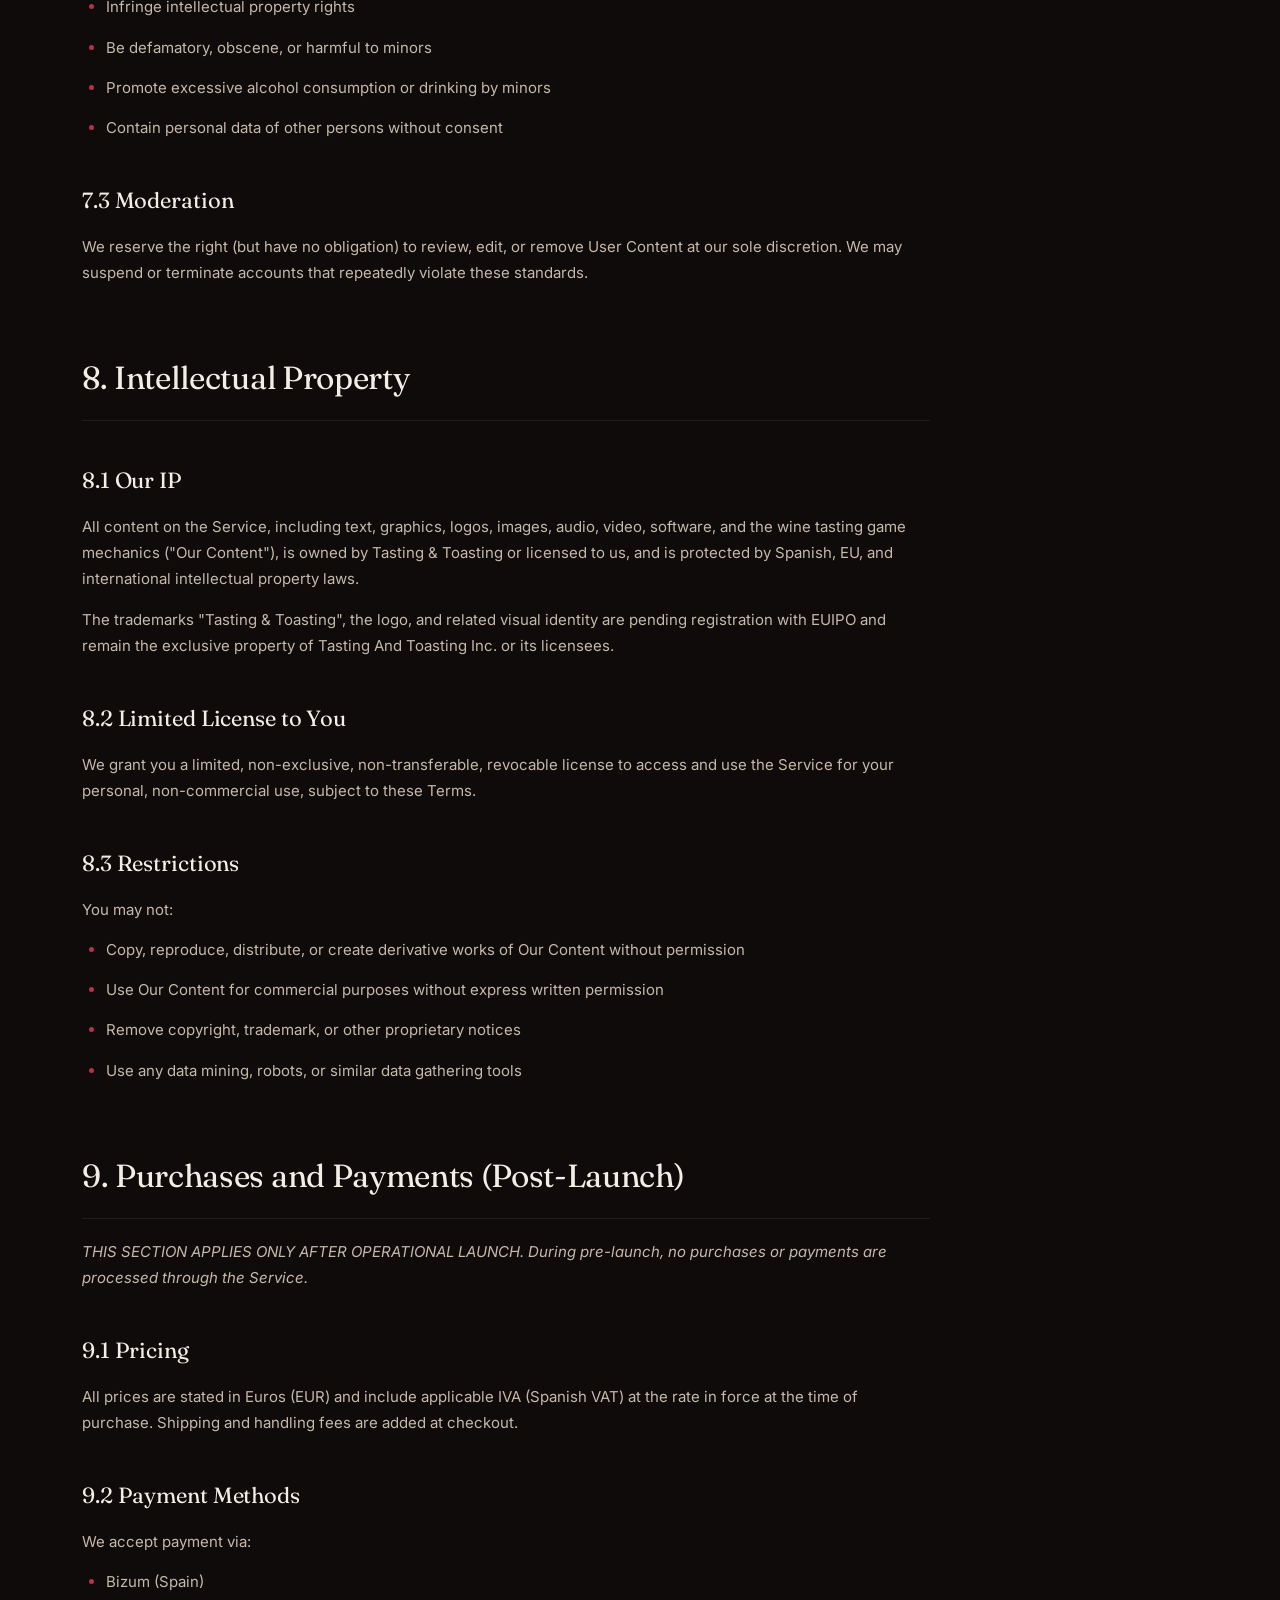
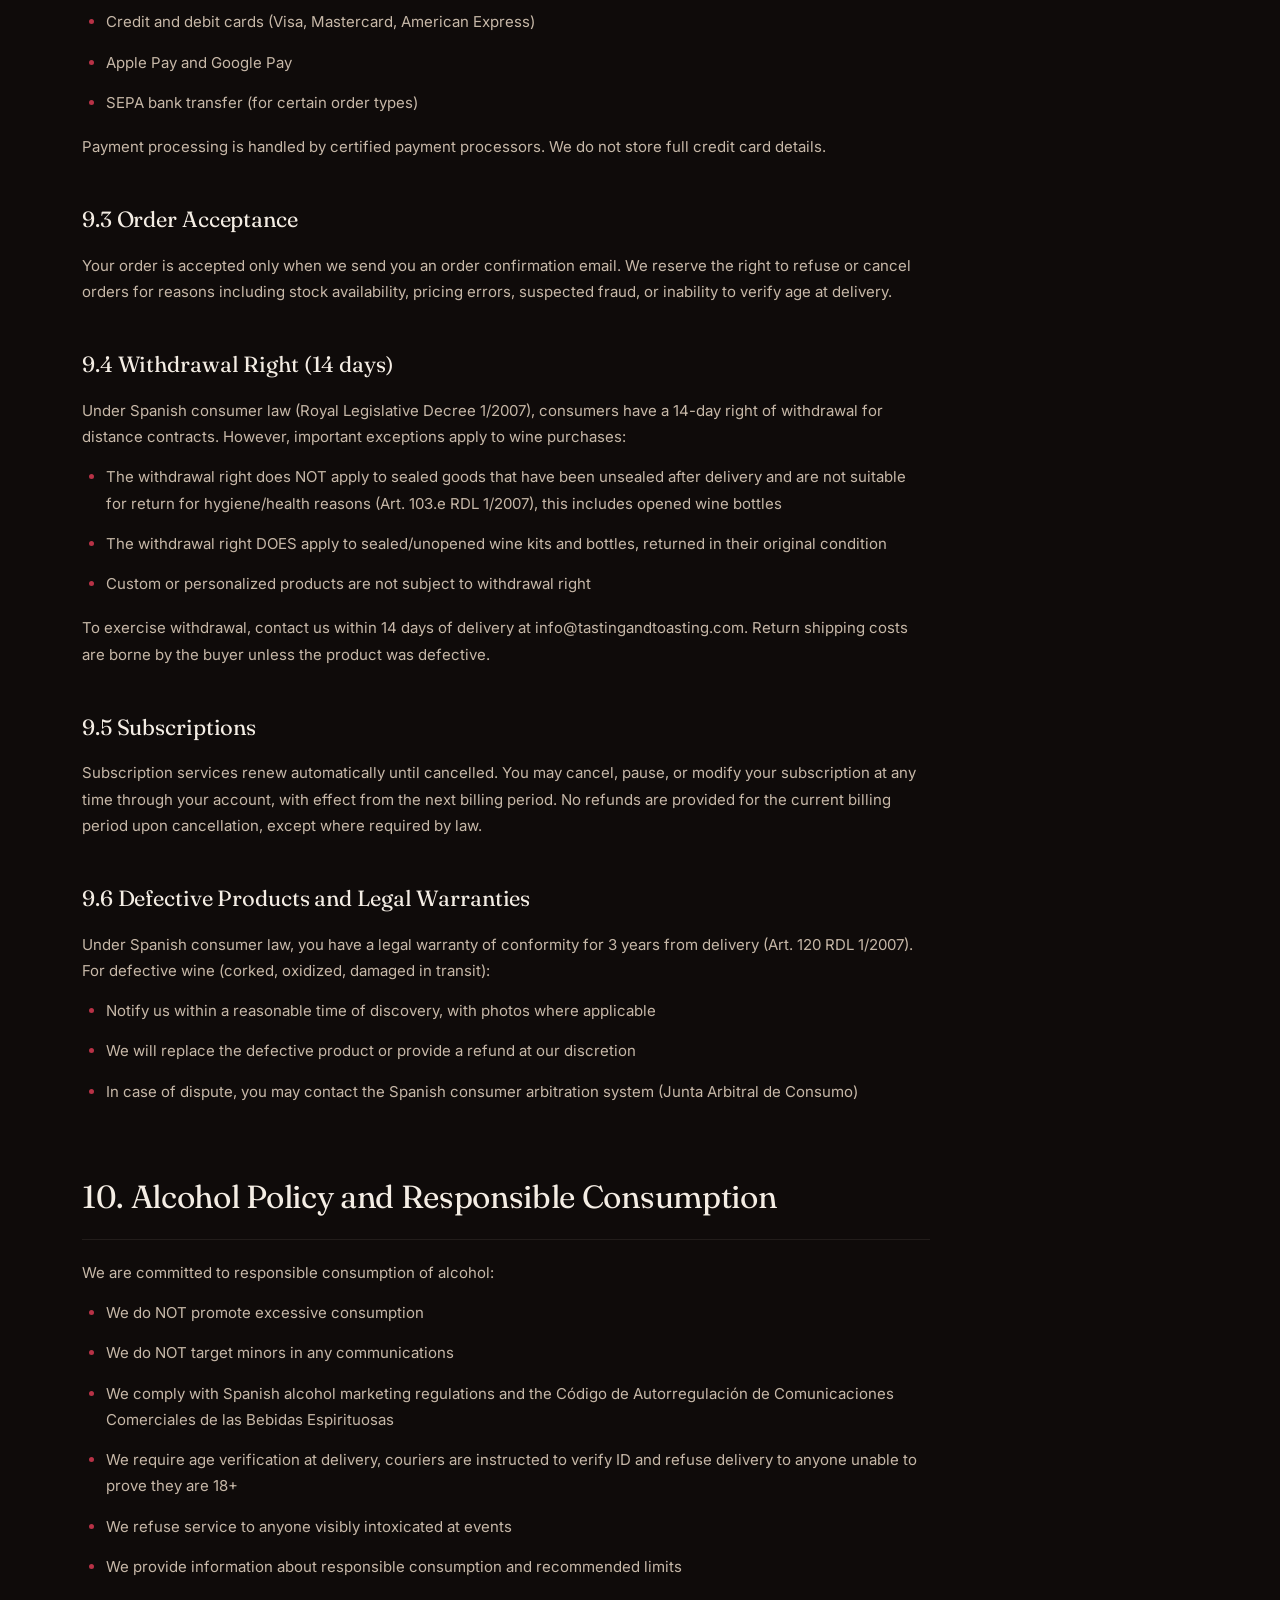
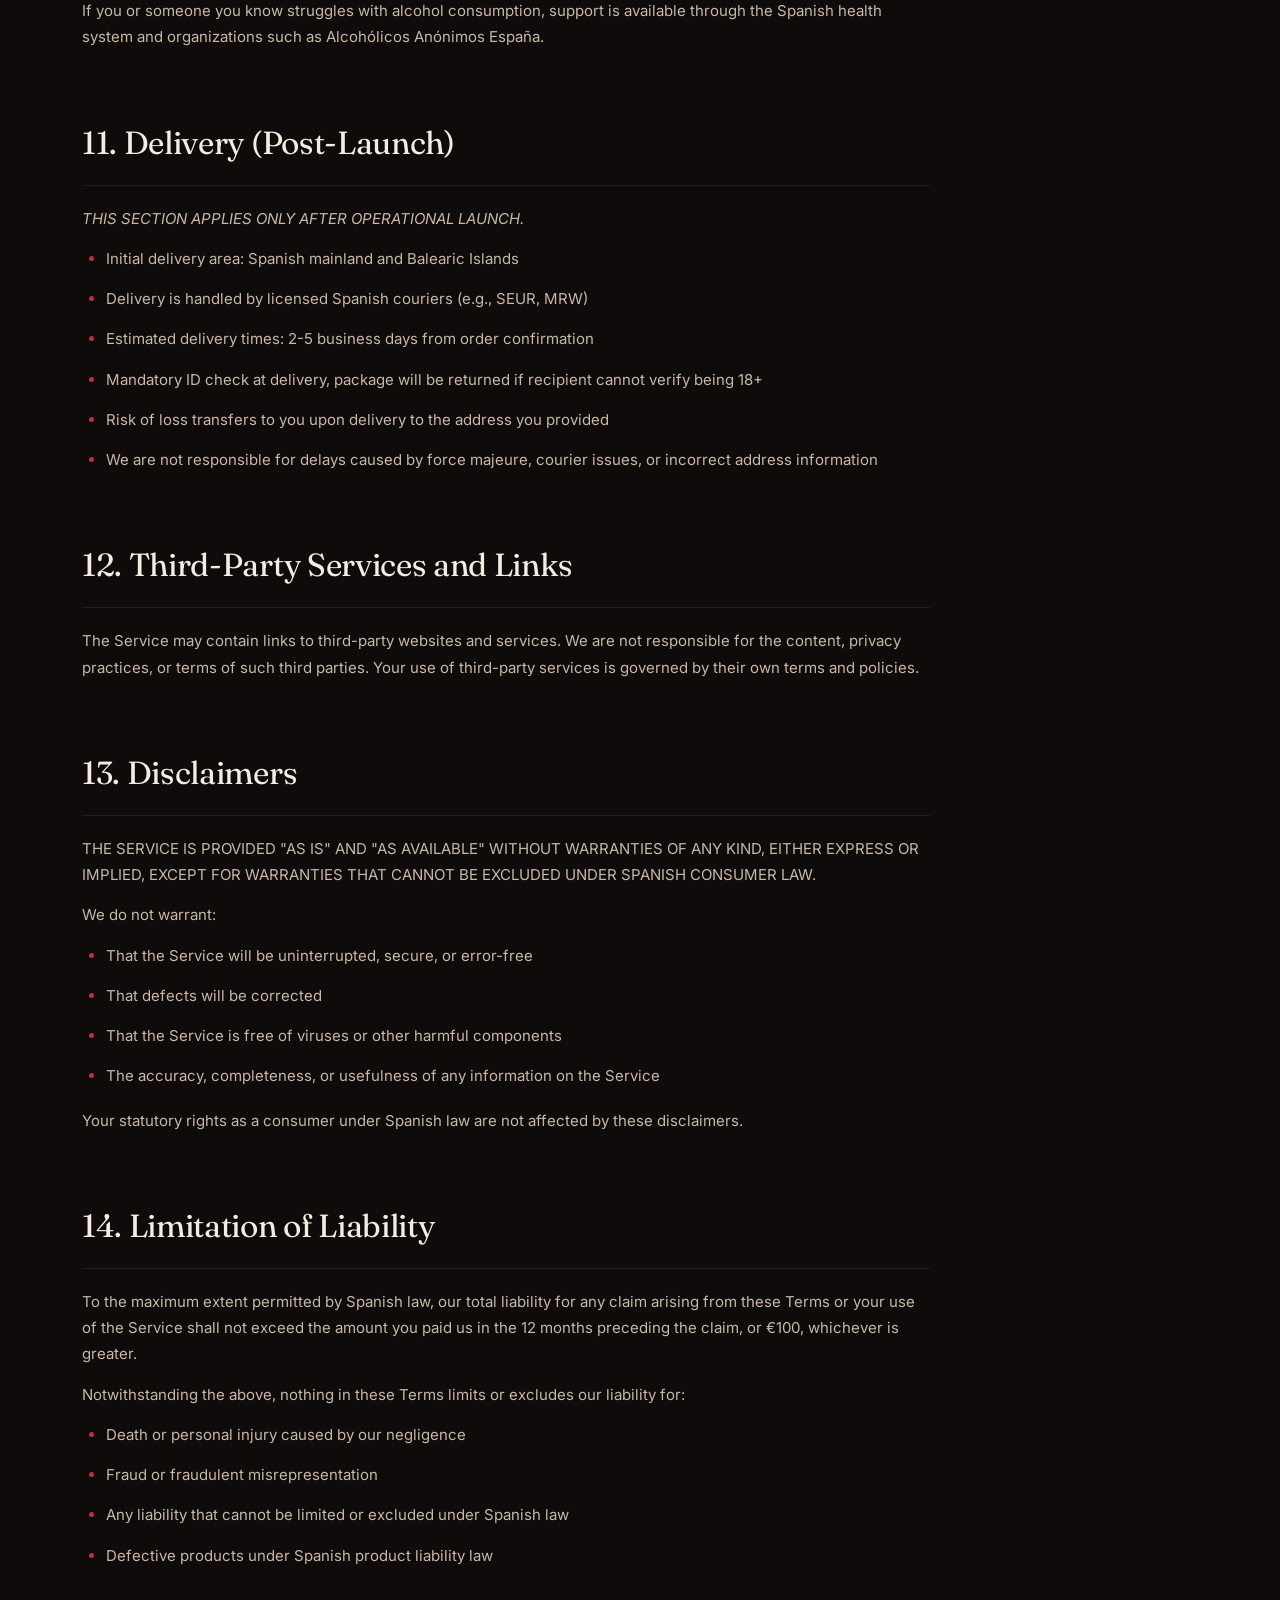
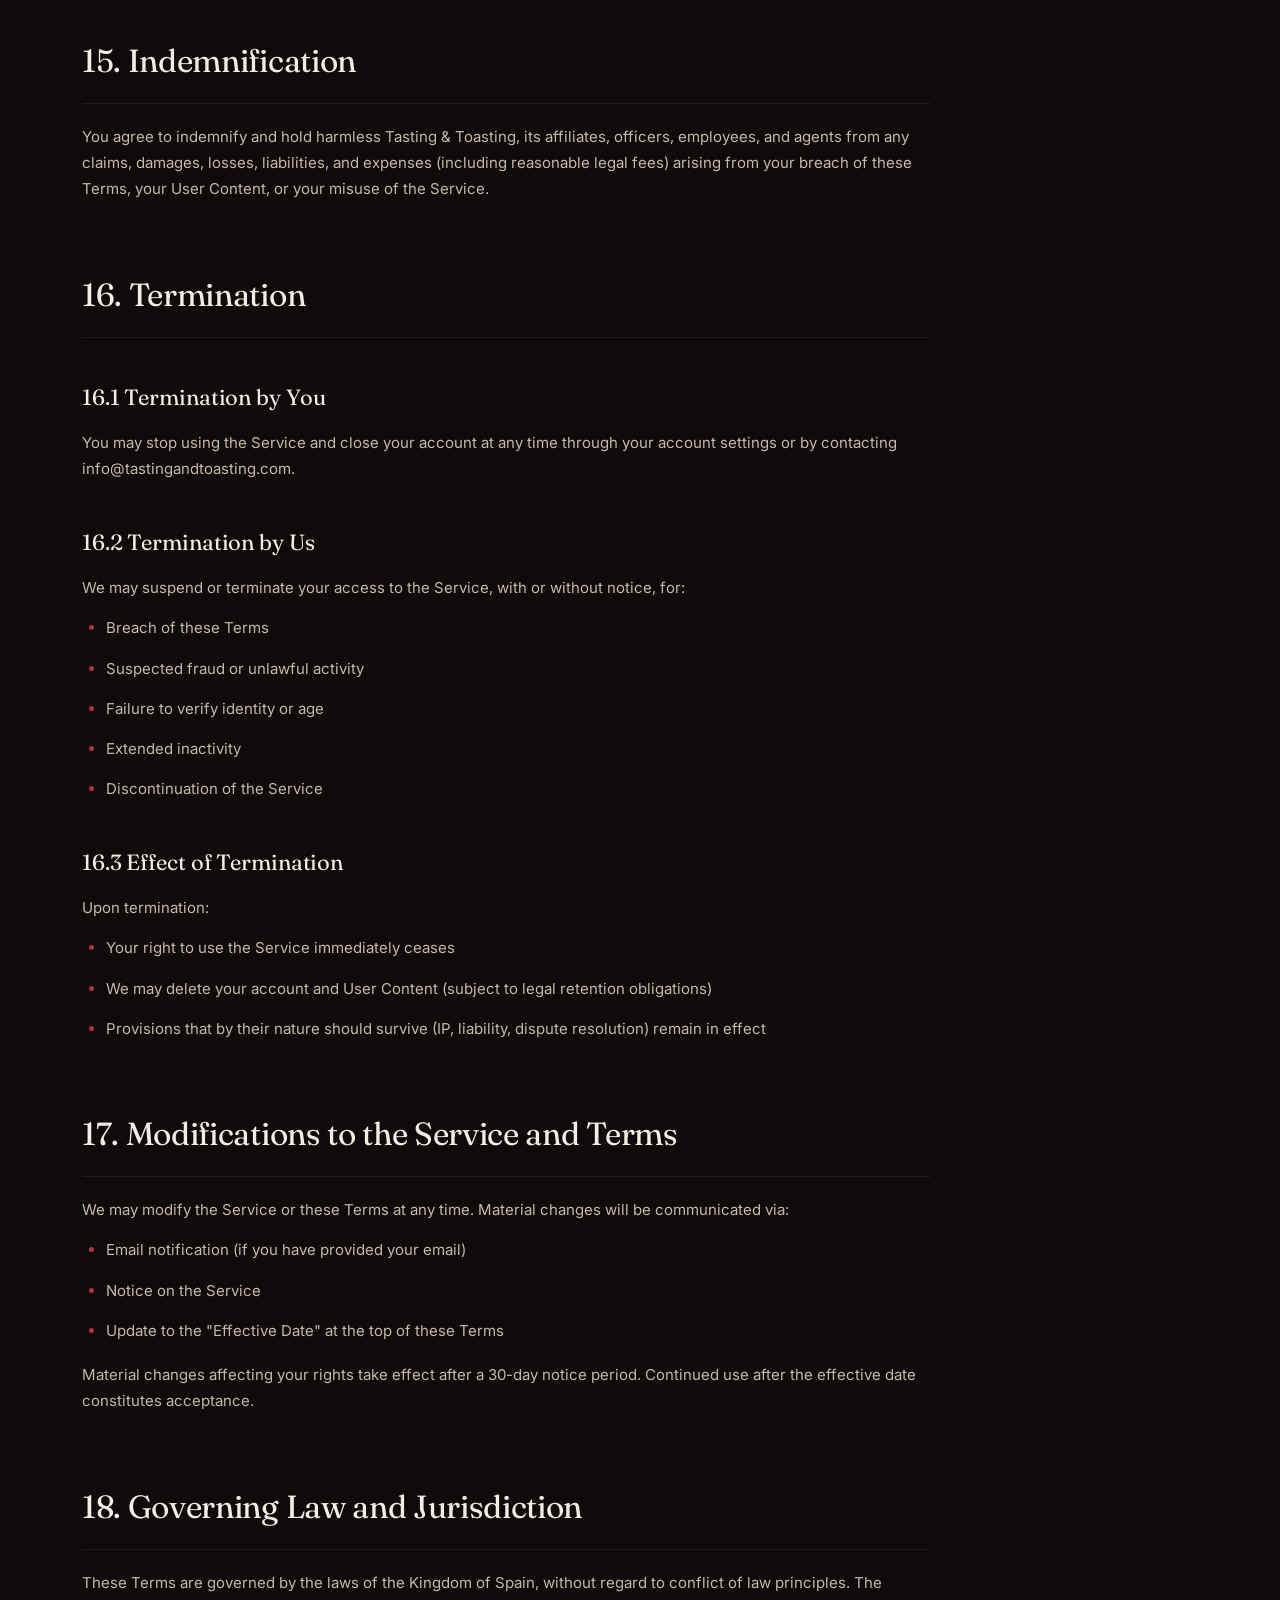
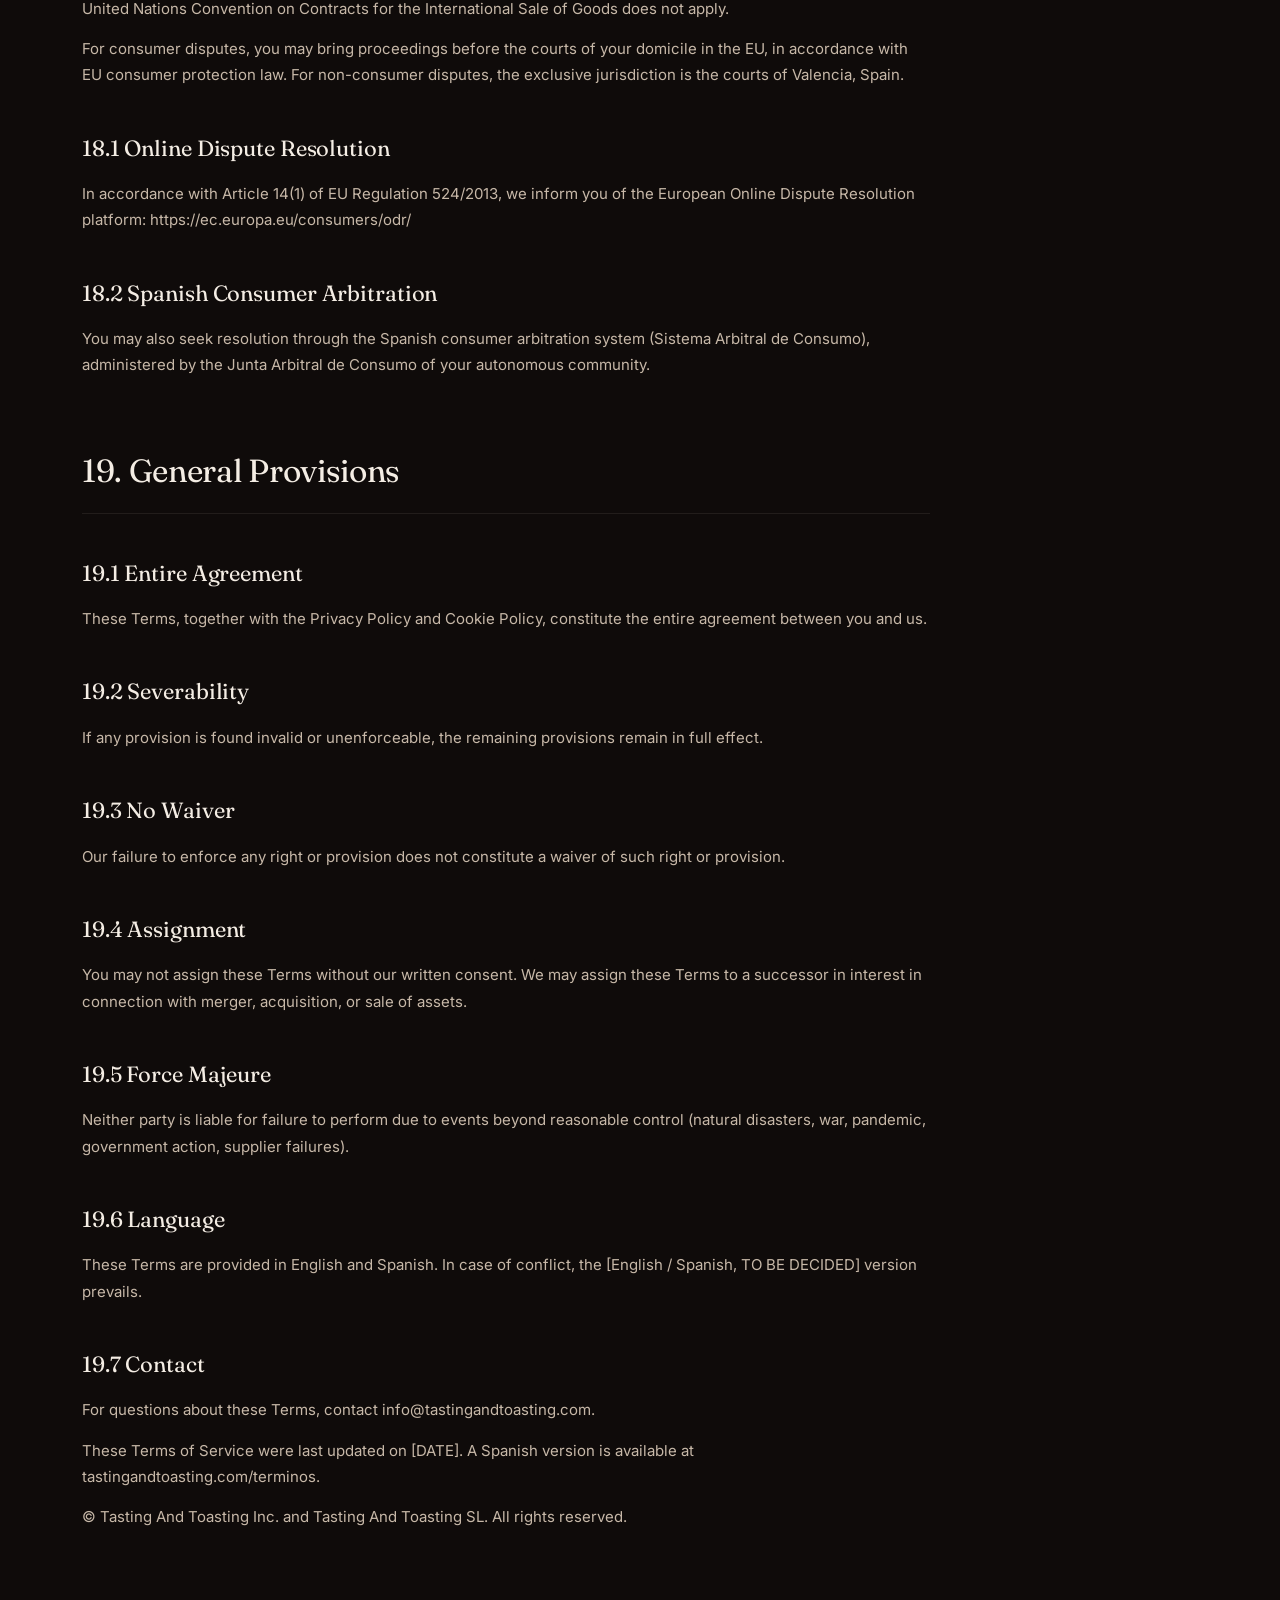
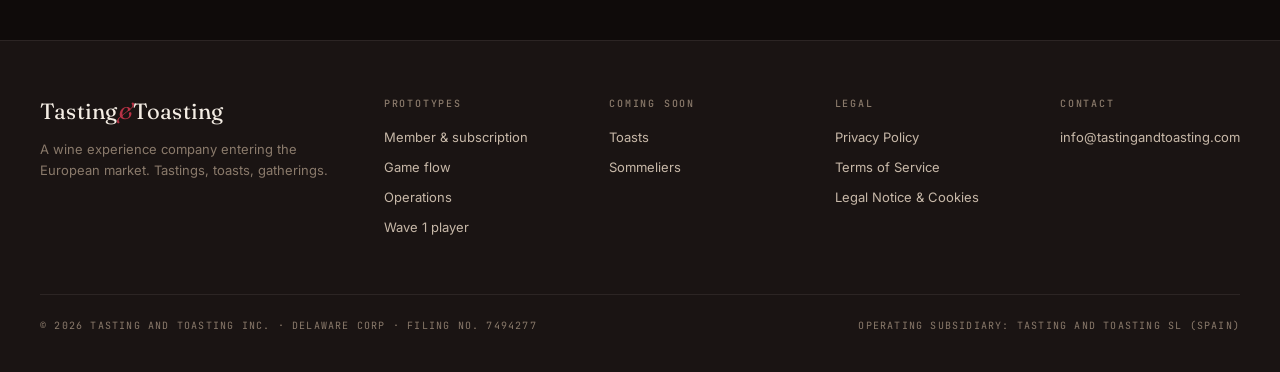
<file: terms.html>
<!DOCTYPE html>
<html lang="en">
<head>
<meta charset="UTF-8">
<meta name="viewport" content="width=device-width, initial-scale=1.0">
<title>TERMS OF SERVICE, Tasting &amp; Toasting</title>
<meta name="description" content="TERMS OF SERVICE for the website tastingandtoasting.com, pre-launch / development phase.">
<link rel="preconnect" href="https://fonts.googleapis.com">
<link rel="preconnect" href="https://fonts.gstatic.com" crossorigin>
<link href="https://fonts.googleapis.com/css2?family=Fraunces:opsz,wght@9..144,300;9..144,400;9..144,500;9..144,600;9..144,700&family=JetBrains+Mono:wght@300;400;500&family=Inter:wght@300;400;500;600&display=swap" rel="stylesheet">
<style>
:root {
  --bg: #0F0B0A;
  --bg-2: #1A1413;
  --bg-3: #241B19;
  --ink: #F4EDE4;
  --ink-2: #C7B8A8;
  --ink-3: #8A7A6B;
  --wine: #6B1E2C;
  --wine-2: #8B2838;
  --wine-bright: #B83246;
  --gold: #C9A961;
  --gold-bright: #E8C77A;
  --green: #4A6B3D;
  --line: rgba(244,237,228,0.08);
  --line-2: rgba(244,237,228,0.15);
}

* { margin: 0; padding: 0; box-sizing: border-box; }
html, body { background: var(--bg); color: var(--ink); font-family: 'Inter', sans-serif; -webkit-font-smoothing: antialiased; }
body { overflow-x: hidden; }
a { color: var(--gold); text-decoration: none; transition: color 0.2s ease; }
a:hover { color: var(--gold-bright); }

.topbar {
  position: fixed;
  top: 0; left: 0; right: 0;
  background: rgba(15,11,10,0.85);
  backdrop-filter: blur(20px);
  -webkit-backdrop-filter: blur(20px);
  border-bottom: 1px solid var(--line);
  z-index: 100;
  padding: 14px 32px;
  display: flex;
  align-items: center;
  justify-content: space-between;
  gap: 24px;
}
.topbar-brand {
  font-family: 'Fraunces', serif;
  font-size: 16px;
  letter-spacing: 0.02em;
  color: var(--ink);
}
.topbar-brand .amp { color: var(--wine-bright); font-style: italic; font-weight: 400; }
.topbar-back {
  font-family: 'JetBrains Mono', monospace;
  font-size: 11px;
  letter-spacing: 0.1em;
  text-transform: uppercase;
  color: var(--ink-3);
  display: inline-flex;
  align-items: center;
  gap: 6px;
  padding: 7px 12px;
  border: 1px solid var(--line);
  border-radius: 999px;
  transition: all 0.2s ease;
}
.topbar-back:hover { color: var(--ink); border-color: var(--line-2); background: var(--bg-2); }
.topbar-status {
  font-family: 'JetBrains Mono', monospace;
  font-size: 10px;
  text-transform: uppercase;
  letter-spacing: 0.14em;
  color: var(--gold);
  display: flex;
  align-items: center;
  gap: 8px;
}
.topbar-status::before {
  content: '';
  width: 6px; height: 6px;
  background: var(--gold);
  border-radius: 50%;
  animation: pulse 2s ease-in-out infinite;
}
@keyframes pulse {
  0%, 100% { opacity: 0.5; }
  50% { opacity: 1; }
}

/* Page hero */
.legal-hero {
  padding: 140px 32px 56px;
  max-width: 880px;
  margin: 0 auto;
  border-bottom: 1px solid var(--line);
}
.legal-kicker {
  font-family: 'JetBrains Mono', monospace;
  font-size: 11px;
  text-transform: uppercase;
  letter-spacing: 0.18em;
  color: var(--ink-3);
  margin-bottom: 18px;
  display: flex;
  gap: 16px;
  flex-wrap: wrap;
  align-items: center;
}
.legal-kicker .dot { color: var(--wine-bright); }
.legal-title {
  font-family: 'Fraunces', serif;
  font-weight: 300;
  font-size: clamp(40px, 6vw, 64px);
  line-height: 1.05;
  letter-spacing: -0.02em;
  margin-bottom: 12px;
  color: var(--ink);
}
.legal-title-es {
  font-family: 'Fraunces', serif;
  font-style: italic;
  font-weight: 300;
  font-size: 22px;
  color: var(--gold);
  margin-bottom: 32px;
}
.legal-meta {
  font-family: 'JetBrains Mono', monospace;
  font-size: 12px;
  color: var(--ink-3);
  letter-spacing: 0.06em;
  text-transform: uppercase;
  margin-bottom: 24px;
}
.legal-prelaunch {
  background: rgba(201, 169, 97, 0.08);
  border: 1px solid rgba(201, 169, 97, 0.2);
  border-left: 3px solid var(--gold);
  border-radius: 6px;
  padding: 18px 22px;
  font-size: 13px;
  line-height: 1.65;
  color: var(--ink-2);
  margin-top: 24px;
}
.legal-prelaunch .prelaunch-label {
  color: var(--gold);
  font-weight: 500;
  text-transform: uppercase;
  letter-spacing: 0.08em;
  font-size: 11px;
  display: block;
  margin-bottom: 6px;
}
.legal-prelaunch strong { color: var(--ink); font-weight: 500; }

/* Body */
.legal-body {
  max-width: 880px;
  margin: 0 auto;
  padding: 64px 32px 96px;
  font-size: 15px;
  line-height: 1.75;
  color: var(--ink-2);
}
.legal-body h1 {
  font-family: 'Fraunces', serif;
  font-weight: 400;
  font-size: 32px;
  letter-spacing: -0.01em;
  color: var(--ink);
  margin-top: 64px;
  margin-bottom: 20px;
  padding-bottom: 14px;
  border-bottom: 1px solid var(--line);
  scroll-margin-top: 100px;
}
.legal-body h1:first-child { margin-top: 0; }
.legal-body h2 {
  font-family: 'Fraunces', serif;
  font-weight: 400;
  font-size: 22px;
  letter-spacing: -0.005em;
  color: var(--ink);
  margin-top: 40px;
  margin-bottom: 14px;
  scroll-margin-top: 100px;
}
.legal-body h3 {
  font-family: 'Inter', sans-serif;
  font-weight: 600;
  font-size: 16px;
  letter-spacing: 0.01em;
  color: var(--ink);
  margin-top: 28px;
  margin-bottom: 10px;
  text-transform: none;
}
.legal-body p { margin-bottom: 14px; }
.legal-body strong { color: var(--ink); font-weight: 500; }
.legal-body em { color: var(--ink-2); font-style: italic; }
.legal-body ul, .legal-body ol {
  margin: 12px 0 18px;
  padding-left: 24px;
}
.legal-body li { margin-bottom: 8px; }
.legal-body li::marker { color: var(--wine-bright); }
.legal-body code {
  font-family: 'JetBrains Mono', monospace;
  font-size: 13px;
  background: var(--bg-2);
  padding: 2px 6px;
  border-radius: 4px;
  color: var(--gold);
  border: 1px solid var(--line);
}
.legal-body table {
  width: 100%;
  border-collapse: separate;
  border-spacing: 0;
  margin: 20px 0 28px;
  background: var(--bg-2);
  border: 1px solid var(--line);
  border-radius: 8px;
  overflow: hidden;
  font-size: 13px;
}
.legal-body table th,
.legal-body table td {
  text-align: left;
  padding: 12px 16px;
  border-bottom: 1px solid var(--line);
  vertical-align: top;
}
.legal-body table tr:last-child th,
.legal-body table tr:last-child td { border-bottom: none; }
.legal-body table th {
  background: var(--bg-3);
  color: var(--ink);
  font-weight: 500;
  font-size: 12px;
  letter-spacing: 0.03em;
  text-transform: none;
  width: 35%;
  border-right: 1px solid var(--line);
}
.legal-body table td { color: var(--ink-2); }
.legal-body blockquote {
  border-left: 2px solid var(--wine);
  padding-left: 18px;
  margin: 16px 0;
  color: var(--ink-3);
  font-style: italic;
}
.legal-body hr {
  border: none;
  height: 1px;
  background: var(--line);
  margin: 40px 0;
}

/* Sticky doc nav (table of contents) on desktop */
.legal-layout {
  max-width: 1180px;
  margin: 0 auto;
  display: grid;
  grid-template-columns: 1fr 220px;
  gap: 48px;
  padding: 64px 32px 96px;
}
.legal-toc {
  position: sticky;
  top: 100px;
  align-self: start;
  font-family: 'JetBrains Mono', monospace;
  font-size: 11px;
  line-height: 1.8;
  letter-spacing: 0.04em;
  color: var(--ink-3);
}
.legal-toc h4 {
  text-transform: uppercase;
  font-size: 10px;
  letter-spacing: 0.2em;
  font-weight: 500;
  margin-bottom: 14px;
  color: var(--gold);
}
.legal-toc ul { list-style: none; padding: 0; }
.legal-toc li { margin-bottom: 8px; }
.legal-toc a {
  color: var(--ink-3);
  text-decoration: none;
  transition: color 0.2s ease;
  display: block;
  padding: 2px 0;
  border-left: 2px solid transparent;
  padding-left: 10px;
  margin-left: -12px;
}
.legal-toc a:hover { color: var(--ink); border-left-color: var(--wine-bright); }

.legal-body-only {
  max-width: none;
  padding: 0;
  margin: 0;
}

/* Footer */
.tt-footer {
  background: var(--bg-2);
  border-top: 1px solid var(--line);
  padding: 56px 32px 40px;
  font-family: 'Inter', sans-serif;
  color: var(--ink-3);
}
.tt-footer-inner {
  max-width: 1200px;
  margin: 0 auto;
  display: grid;
  grid-template-columns: 1.5fr 0.9fr 0.9fr 0.9fr 0.9fr;
  gap: 48px;
}
.tt-footer-brand {
  font-family: 'Fraunces', serif;
  font-size: 22px;
  color: var(--ink);
  margin-bottom: 14px;
  letter-spacing: 0.01em;
}
.tt-footer-brand .amp { color: var(--wine-bright); font-style: italic; font-weight: 400; }
.tt-footer-tagline { font-size: 13px; line-height: 1.6; color: var(--ink-3); max-width: 320px; }
.tt-footer-col h4 {
  font-family: 'JetBrains Mono', monospace;
  font-size: 10px;
  font-weight: 500;
  text-transform: uppercase;
  letter-spacing: 0.18em;
  color: var(--ink-3);
  margin-bottom: 16px;
}
.tt-footer-col ul { list-style: none; padding: 0; }
.tt-footer-col li { margin-bottom: 10px; }
.tt-footer-col a {
  color: var(--ink-2);
  font-size: 13px;
  transition: color 0.2s ease;
}
.tt-footer-col a:hover { color: var(--gold); }
.tt-footer-bottom {
  max-width: 1200px;
  margin: 48px auto 0;
  padding-top: 24px;
  border-top: 1px solid var(--line);
  display: flex;
  justify-content: space-between;
  flex-wrap: wrap;
  gap: 16px;
  font-family: 'JetBrains Mono', monospace;
  font-size: 10px;
  text-transform: uppercase;
  letter-spacing: 0.12em;
  color: var(--ink-3);
}

@media (max-width: 1080px) {
  .legal-layout { grid-template-columns: 1fr; gap: 32px; }
  .legal-toc { position: static; padding-bottom: 24px; border-bottom: 1px solid var(--line); }
}
@media (max-width: 700px) {
  .topbar { padding: 12px 20px; }
  .legal-hero { padding: 120px 20px 48px; }
  .legal-layout { padding: 48px 20px 64px; }
  .legal-body table { font-size: 12px; }
  .legal-body table th, .legal-body table td { padding: 10px 12px; }
  .tt-footer-inner { grid-template-columns: 1fr; gap: 32px; }
  .tt-footer { padding: 40px 20px 32px; }
  .tt-footer-bottom { flex-direction: column; }
}
</style>
</head>
<body>

<header class="topbar">
  <a href="index.html" class="topbar-brand">TASTING<span class="amp">&</span>TOASTING</a>
  <a href="index.html" class="topbar-back"><span>←</span><span>Back to site</span></a>
  <div class="topbar-status">Pre-launch</div>
</header>

<section class="legal-hero">
  <div class="legal-kicker">
    <span>Legal</span>
    <span class="dot">·</span>
    <span>TERMS OF SERVICE</span>
  </div>
  <h1 class="legal-title">TERMS OF SERVICE</h1>
  <div class="legal-title-es">Términos y Condiciones de Uso</div>
  <div class="legal-meta">Effective date: [DATE]   ·   Version 1.0</div>
  <div class="legal-prelaunch">
    <span class="prelaunch-label">Pre-launch notice</span>
    These Terms govern access to and use of the website tastingandtoasting.com during a pre-launch / development phase. The Service is currently in technical development and pre-licensing phase. No commercial wine sales, event ticketing, or paid services are offered until all required Spanish licenses are obtained and Tasting And Toasting SL is fully operational. Sections of these Terms relating to commercial transactions, alcohol delivery, and event services apply only after operational launch and will be activated by separate notification to users.
  </div>
</section>

<div class="legal-layout">
  <main class="legal-body legal-body-only">
<h1 id="1-acceptance-of-terms">1. Acceptance of Terms</h1>
<p>These Terms of Service ("Terms") constitute a legally binding agreement between you ("User", "you") and Tasting And Toasting Inc. (a Delaware corporation) together with its subsidiary Tasting And Toasting SL (a Spanish company) (collectively "Tasting &amp; Toasting", "we", "our", "Company").</p>
<p>By accessing or using the website tastingandtoasting.com, its subdomains, or any associated mobile applications (collectively, the "Service"), you agree to be bound by these Terms and our Privacy Policy.</p>
<p>If you do not agree, do not use the Service.</p>
<h1 id="2-company-information-lssi-ce-article-10">2. Company Information (LSSI-CE Article 10)</h1>
<p>In compliance with Article 10 of Spanish Law 34/2002 on Information Society Services and Electronic Commerce ("LSSI-CE"), the following information is provided:</p>
<table>
<thead>
<tr>
<th><strong>Service operator (parent)</strong></th>
<th>Tasting And Toasting Inc.</th>
</tr>
</thead>
<tbody>
<tr>
<td><strong>Type</strong></td>
<td>Corporation under Delaware law (USA)</td>
</tr>
<tr>
<td><strong>Filing number</strong></td>
<td>7494277</td>
</tr>
<tr>
<td><strong>Date of incorporation</strong></td>
<td>02 June 2023</td>
</tr>
<tr>
<td><strong>Local subsidiary (Spain)</strong></td>
<td>Tasting And Toasting SL</td>
</tr>
<tr>
<td><strong>Spanish NIF/CIF</strong></td>
<td>[TO BE COMPLETED]</td>
</tr>
<tr>
<td><strong>Registered office (Spain)</strong></td>
<td>Valencia, Spain [exact address, TO BE COMPLETED]</td>
</tr>
<tr>
<td><strong>General email</strong></td>
<td>info@tastingandtoasting.com</td>
</tr>
<tr>
<td><strong>Privacy email</strong></td>
<td>info@tastingandtoasting.com</td>
</tr>
<tr>
<td><strong>Legal email</strong></td>
<td>info@tastingandtoasting.com</td>
</tr>
<tr>
<td><strong>Mercantile Registry</strong></td>
<td>[Registro Mercantil de Valencia, Tomo X, Folio Y, Hoja Z, TO BE COMPLETED]</td>
</tr>
</tbody>
</table>
<h1 id="3-description-of-the-service">3. Description of the Service</h1>
<p>Tasting &amp; Toasting is developing a wine education and tasting platform that, when fully operational, will offer:</p>
<ul>
<li>
<p>A blind wine tasting game (mobile and web)</p>
</li>
<li>
<p>Curated wine tasting kits delivered to your home</p>
</li>
<li>
<p>Live tasting events with trained mediators</p>
</li>
<li>
<p>Subscription-based wine experiences</p>
</li>
<li>
<p>A platform connecting players, mediators, and winery partners</p>
</li>
</ul>
<p>During the pre-launch phase, the Service offers only:</p>
<ul>
<li>
<p>Information about the upcoming product</p>
</li>
<li>
<p>Waitlist registration for launch notifications</p>
</li>
<li>
<p>Contact and inquiry channels</p>
</li>
</ul>
<h1 id="4-eligibility-and-age-requirements">4. Eligibility and Age Requirements</h1>
<p>You may use the Service only if:</p>
<ul>
<li>
<p>You are at least 18 years of age (the legal drinking age in Spain and the EU)</p>
</li>
<li>
<p>You have legal capacity to enter into binding contracts under applicable law</p>
</li>
<li>
<p>You are not prohibited from receiving the Service under any applicable law</p>
</li>
<li>
<p>You reside in a jurisdiction where alcohol-related services are legal</p>
</li>
</ul>
<p>Use of the Service by minors under 18 is strictly prohibited. We reserve the right to verify your age at any time, and in particular at the point of physical delivery, where a valid government-issued ID may be required.</p>
<p>For the limited purpose of website browsing during pre-launch (without alcohol-related transactions), Spanish law (Article 7 LOPDGDD) permits digital consent from age 14. However, registration for the Service requires confirmation of being 18 or older.</p>
<h1 id="5-account-registration-and-security">5. Account Registration and Security</h1>
<h2 id="51-account-creation">5.1 Account Creation</h2>
<p>To use certain features (when available), you must create an account. You agree to:</p>
<ul>
<li>
<p>Provide accurate, current, and complete information</p>
</li>
<li>
<p>Maintain and promptly update your information</p>
</li>
<li>
<p>Maintain the security of your account credentials</p>
</li>
<li>
<p>Notify us immediately of any unauthorized access</p>
</li>
<li>
<p>Accept responsibility for all activities under your account</p>
</li>
</ul>
<h2 id="52-one-account-per-person">5.2 One Account Per Person</h2>
<p>Each individual may register only one account. Sharing accounts, creating multiple accounts, or transferring an account is prohibited.</p>
<h2 id="53-authentication">5.3 Authentication</h2>
<p>We use phone-based one-time password (OTP) authentication. You are responsible for maintaining access to the phone number associated with your account.</p>
<h1 id="6-acceptable-use-policy">6. Acceptable Use Policy</h1>
<p>You agree NOT to:</p>
<ul>
<li>
<p>Use the Service for any unlawful purpose or in violation of any applicable laws or regulations</p>
</li>
<li>
<p>Use the Service if you are under 18 years of age</p>
</li>
<li>
<p>Resell, redistribute, or commercialize wine purchased through the Service without authorization</p>
</li>
<li>
<p>Provide false, misleading, or fraudulent information</p>
</li>
<li>
<p>Impersonate any person or entity, or misrepresent your affiliation</p>
</li>
<li>
<p>Interfere with or disrupt the Service or servers</p>
</li>
<li>
<p>Attempt to gain unauthorized access to any part of the Service</p>
</li>
<li>
<p>Reverse engineer, decompile, or disassemble any part of the Service</p>
</li>
<li>
<p>Use automated systems (bots, scrapers, crawlers) to access the Service without our express written permission</p>
</li>
<li>
<p>Upload or transmit viruses, malware, or other harmful code</p>
</li>
<li>
<p>Harass, threaten, or abuse other users, mediators, or our staff</p>
</li>
<li>
<p>Post content that is defamatory, obscene, hateful, or violates the rights of others</p>
</li>
<li>
<p>Collect personal data of other users without their consent</p>
</li>
<li>
<p>Use the Service to send unsolicited commercial communications (spam)</p>
</li>
<li>
<p>Bypass age verification or other security measures</p>
</li>
<li>
<p>Engage in any activity that constitutes unfair competition under Spanish or EU law</p>
</li>
</ul>
<h1 id="7-user-generated-content">7. User-Generated Content</h1>
<h2 id="71-your-content">7.1 Your Content</h2>
<p>When you post tasting notes, reviews, photos, or other content ("User Content"), you retain ownership but grant us a worldwide, non-exclusive, royalty-free, sublicensable license to use, reproduce, distribute, display, and modify your User Content for the purpose of operating, improving, and promoting the Service.</p>
<h2 id="72-content-standards">7.2 Content Standards</h2>
<p>User Content must not:</p>
<ul>
<li>
<p>Violate any law or regulation</p>
</li>
<li>
<p>Infringe intellectual property rights</p>
</li>
<li>
<p>Be defamatory, obscene, or harmful to minors</p>
</li>
<li>
<p>Promote excessive alcohol consumption or drinking by minors</p>
</li>
<li>
<p>Contain personal data of other persons without consent</p>
</li>
</ul>
<h2 id="73-moderation">7.3 Moderation</h2>
<p>We reserve the right (but have no obligation) to review, edit, or remove User Content at our sole discretion. We may suspend or terminate accounts that repeatedly violate these standards.</p>
<h1 id="8-intellectual-property">8. Intellectual Property</h1>
<h2 id="81-our-ip">8.1 Our IP</h2>
<p>All content on the Service, including text, graphics, logos, images, audio, video, software, and the wine tasting game mechanics ("Our Content"), is owned by Tasting &amp; Toasting or licensed to us, and is protected by Spanish, EU, and international intellectual property laws.</p>
<p>The trademarks "Tasting &amp; Toasting", the logo, and related visual identity are pending registration with EUIPO and remain the exclusive property of Tasting And Toasting Inc. or its licensees.</p>
<h2 id="82-limited-license-to-you">8.2 Limited License to You</h2>
<p>We grant you a limited, non-exclusive, non-transferable, revocable license to access and use the Service for your personal, non-commercial use, subject to these Terms.</p>
<h2 id="83-restrictions">8.3 Restrictions</h2>
<p>You may not:</p>
<ul>
<li>
<p>Copy, reproduce, distribute, or create derivative works of Our Content without permission</p>
</li>
<li>
<p>Use Our Content for commercial purposes without express written permission</p>
</li>
<li>
<p>Remove copyright, trademark, or other proprietary notices</p>
</li>
<li>
<p>Use any data mining, robots, or similar data gathering tools</p>
</li>
</ul>
<h1 id="9-purchases-and-payments-post-launch">9. Purchases and Payments (Post-Launch)</h1>
<p><em>THIS SECTION APPLIES ONLY AFTER OPERATIONAL LAUNCH. During pre-launch, no purchases or payments are processed through the Service.</em></p>
<h2 id="91-pricing">9.1 Pricing</h2>
<p>All prices are stated in Euros (EUR) and include applicable IVA (Spanish VAT) at the rate in force at the time of purchase. Shipping and handling fees are added at checkout.</p>
<h2 id="92-payment-methods">9.2 Payment Methods</h2>
<p>We accept payment via:</p>
<ul>
<li>
<p>Bizum (Spain)</p>
</li>
<li>
<p>Credit and debit cards (Visa, Mastercard, American Express)</p>
</li>
<li>
<p>Apple Pay and Google Pay</p>
</li>
<li>
<p>SEPA bank transfer (for certain order types)</p>
</li>
</ul>
<p>Payment processing is handled by certified payment processors. We do not store full credit card details.</p>
<h2 id="93-order-acceptance">9.3 Order Acceptance</h2>
<p>Your order is accepted only when we send you an order confirmation email. We reserve the right to refuse or cancel orders for reasons including stock availability, pricing errors, suspected fraud, or inability to verify age at delivery.</p>
<h2 id="94-withdrawal-right-14-days">9.4 Withdrawal Right (14 days)</h2>
<p>Under Spanish consumer law (Royal Legislative Decree 1/2007), consumers have a 14-day right of withdrawal for distance contracts. However, important exceptions apply to wine purchases:</p>
<ul>
<li>
<p>The withdrawal right does NOT apply to sealed goods that have been unsealed after delivery and are not suitable for return for hygiene/health reasons (Art. 103.e RDL 1/2007), this includes opened wine bottles</p>
</li>
<li>
<p>The withdrawal right DOES apply to sealed/unopened wine kits and bottles, returned in their original condition</p>
</li>
<li>
<p>Custom or personalized products are not subject to withdrawal right</p>
</li>
</ul>
<p>To exercise withdrawal, contact us within 14 days of delivery at info@tastingandtoasting.com. Return shipping costs are borne by the buyer unless the product was defective.</p>
<h2 id="95-subscriptions">9.5 Subscriptions</h2>
<p>Subscription services renew automatically until cancelled. You may cancel, pause, or modify your subscription at any time through your account, with effect from the next billing period. No refunds are provided for the current billing period upon cancellation, except where required by law.</p>
<h2 id="96-defective-products-and-legal-warranties">9.6 Defective Products and Legal Warranties</h2>
<p>Under Spanish consumer law, you have a legal warranty of conformity for 3 years from delivery (Art. 120 RDL 1/2007). For defective wine (corked, oxidized, damaged in transit):</p>
<ul>
<li>
<p>Notify us within a reasonable time of discovery, with photos where applicable</p>
</li>
<li>
<p>We will replace the defective product or provide a refund at our discretion</p>
</li>
<li>
<p>In case of dispute, you may contact the Spanish consumer arbitration system (Junta Arbitral de Consumo)</p>
</li>
</ul>
<h1 id="10-alcohol-policy-and-responsible-consumption">10. Alcohol Policy and Responsible Consumption</h1>
<p>We are committed to responsible consumption of alcohol:</p>
<ul>
<li>
<p>We do NOT promote excessive consumption</p>
</li>
<li>
<p>We do NOT target minors in any communications</p>
</li>
<li>
<p>We comply with Spanish alcohol marketing regulations and the Código de Autorregulación de Comunicaciones Comerciales de las Bebidas Espirituosas</p>
</li>
<li>
<p>We require age verification at delivery, couriers are instructed to verify ID and refuse delivery to anyone unable to prove they are 18+</p>
</li>
<li>
<p>We refuse service to anyone visibly intoxicated at events</p>
</li>
<li>
<p>We provide information about responsible consumption and recommended limits</p>
</li>
</ul>
<p>If you or someone you know struggles with alcohol consumption, support is available through the Spanish health system and organizations such as Alcohólicos Anónimos España.</p>
<h1 id="11-delivery-post-launch">11. Delivery (Post-Launch)</h1>
<p><em>THIS SECTION APPLIES ONLY AFTER OPERATIONAL LAUNCH.</em></p>
<ul>
<li>
<p>Initial delivery area: Spanish mainland and Balearic Islands</p>
</li>
<li>
<p>Delivery is handled by licensed Spanish couriers (e.g., SEUR, MRW)</p>
</li>
<li>
<p>Estimated delivery times: 2-5 business days from order confirmation</p>
</li>
<li>
<p>Mandatory ID check at delivery, package will be returned if recipient cannot verify being 18+</p>
</li>
<li>
<p>Risk of loss transfers to you upon delivery to the address you provided</p>
</li>
<li>
<p>We are not responsible for delays caused by force majeure, courier issues, or incorrect address information</p>
</li>
</ul>
<h1 id="12-third-party-services-and-links">12. Third-Party Services and Links</h1>
<p>The Service may contain links to third-party websites and services. We are not responsible for the content, privacy practices, or terms of such third parties. Your use of third-party services is governed by their own terms and policies.</p>
<h1 id="13-disclaimers">13. Disclaimers</h1>
<p>THE SERVICE IS PROVIDED "AS IS" AND "AS AVAILABLE" WITHOUT WARRANTIES OF ANY KIND, EITHER EXPRESS OR IMPLIED, EXCEPT FOR WARRANTIES THAT CANNOT BE EXCLUDED UNDER SPANISH CONSUMER LAW.</p>
<p>We do not warrant:</p>
<ul>
<li>
<p>That the Service will be uninterrupted, secure, or error-free</p>
</li>
<li>
<p>That defects will be corrected</p>
</li>
<li>
<p>That the Service is free of viruses or other harmful components</p>
</li>
<li>
<p>The accuracy, completeness, or usefulness of any information on the Service</p>
</li>
</ul>
<p>Your statutory rights as a consumer under Spanish law are not affected by these disclaimers.</p>
<h1 id="14-limitation-of-liability">14. Limitation of Liability</h1>
<p>To the maximum extent permitted by Spanish law, our total liability for any claim arising from these Terms or your use of the Service shall not exceed the amount you paid us in the 12 months preceding the claim, or €100, whichever is greater.</p>
<p>Notwithstanding the above, nothing in these Terms limits or excludes our liability for:</p>
<ul>
<li>
<p>Death or personal injury caused by our negligence</p>
</li>
<li>
<p>Fraud or fraudulent misrepresentation</p>
</li>
<li>
<p>Any liability that cannot be limited or excluded under Spanish law</p>
</li>
<li>
<p>Defective products under Spanish product liability law</p>
</li>
</ul>
<h1 id="15-indemnification">15. Indemnification</h1>
<p>You agree to indemnify and hold harmless Tasting &amp; Toasting, its affiliates, officers, employees, and agents from any claims, damages, losses, liabilities, and expenses (including reasonable legal fees) arising from your breach of these Terms, your User Content, or your misuse of the Service.</p>
<h1 id="16-termination">16. Termination</h1>
<h2 id="161-termination-by-you">16.1 Termination by You</h2>
<p>You may stop using the Service and close your account at any time through your account settings or by contacting info@tastingandtoasting.com.</p>
<h2 id="162-termination-by-us">16.2 Termination by Us</h2>
<p>We may suspend or terminate your access to the Service, with or without notice, for:</p>
<ul>
<li>
<p>Breach of these Terms</p>
</li>
<li>
<p>Suspected fraud or unlawful activity</p>
</li>
<li>
<p>Failure to verify identity or age</p>
</li>
<li>
<p>Extended inactivity</p>
</li>
<li>
<p>Discontinuation of the Service</p>
</li>
</ul>
<h2 id="163-effect-of-termination">16.3 Effect of Termination</h2>
<p>Upon termination:</p>
<ul>
<li>
<p>Your right to use the Service immediately ceases</p>
</li>
<li>
<p>We may delete your account and User Content (subject to legal retention obligations)</p>
</li>
<li>
<p>Provisions that by their nature should survive (IP, liability, dispute resolution) remain in effect</p>
</li>
</ul>
<h1 id="17-modifications-to-the-service-and-terms">17. Modifications to the Service and Terms</h1>
<p>We may modify the Service or these Terms at any time. Material changes will be communicated via:</p>
<ul>
<li>
<p>Email notification (if you have provided your email)</p>
</li>
<li>
<p>Notice on the Service</p>
</li>
<li>
<p>Update to the "Effective Date" at the top of these Terms</p>
</li>
</ul>
<p>Material changes affecting your rights take effect after a 30-day notice period. Continued use after the effective date constitutes acceptance.</p>
<h1 id="18-governing-law-and-jurisdiction">18. Governing Law and Jurisdiction</h1>
<p>These Terms are governed by the laws of the Kingdom of Spain, without regard to conflict of law principles. The United Nations Convention on Contracts for the International Sale of Goods does not apply.</p>
<p>For consumer disputes, you may bring proceedings before the courts of your domicile in the EU, in accordance with EU consumer protection law. For non-consumer disputes, the exclusive jurisdiction is the courts of Valencia, Spain.</p>
<h2 id="181-online-dispute-resolution">18.1 Online Dispute Resolution</h2>
<p>In accordance with Article 14(1) of EU Regulation 524/2013, we inform you of the European Online Dispute Resolution platform: https://ec.europa.eu/consumers/odr/</p>
<h2 id="182-spanish-consumer-arbitration">18.2 Spanish Consumer Arbitration</h2>
<p>You may also seek resolution through the Spanish consumer arbitration system (Sistema Arbitral de Consumo), administered by the Junta Arbitral de Consumo of your autonomous community.</p>
<h1 id="19-general-provisions">19. General Provisions</h1>
<h2 id="191-entire-agreement">19.1 Entire Agreement</h2>
<p>These Terms, together with the Privacy Policy and Cookie Policy, constitute the entire agreement between you and us.</p>
<h2 id="192-severability">19.2 Severability</h2>
<p>If any provision is found invalid or unenforceable, the remaining provisions remain in full effect.</p>
<h2 id="193-no-waiver">19.3 No Waiver</h2>
<p>Our failure to enforce any right or provision does not constitute a waiver of such right or provision.</p>
<h2 id="194-assignment">19.4 Assignment</h2>
<p>You may not assign these Terms without our written consent. We may assign these Terms to a successor in interest in connection with merger, acquisition, or sale of assets.</p>
<h2 id="195-force-majeure">19.5 Force Majeure</h2>
<p>Neither party is liable for failure to perform due to events beyond reasonable control (natural disasters, war, pandemic, government action, supplier failures).</p>
<h2 id="196-language">19.6 Language</h2>
<p>These Terms are provided in English and Spanish. In case of conflict, the [English / Spanish, TO BE DECIDED] version prevails.</p>
<h2 id="197-contact">19.7 Contact</h2>
<p>For questions about these Terms, contact info@tastingandtoasting.com.</p>
<p>These Terms of Service were last updated on [DATE]. A Spanish version is available at tastingandtoasting.com/terminos.</p>
<p>© Tasting And Toasting Inc. and Tasting And Toasting SL. All rights reserved.</p>
  </main>
  <aside class="legal-toc">
    <h4>On this page</h4>
    <ul>
      <li><a href="#1-acceptance-of-terms">1. Acceptance of Terms</a></li>
      <li><a href="#2-company-information-lssi-ce-article-10">2. Company Information (LSSI-CE Article 10)</a></li>
      <li><a href="#3-description-of-the-service">3. Description of the Service</a></li>
      <li><a href="#4-eligibility-and-age-requirements">4. Eligibility and Age Requirements</a></li>
      <li><a href="#5-account-registration-and-security">5. Account Registration and Security</a></li>
      <li><a href="#6-acceptable-use-policy">6. Acceptable Use Policy</a></li>
      <li><a href="#7-user-generated-content">7. User-Generated Content</a></li>
      <li><a href="#8-intellectual-property">8. Intellectual Property</a></li>
      <li><a href="#9-purchases-and-payments-post-launch">9. Purchases and Payments (Post-Launch)</a></li>
      <li><a href="#10-alcohol-policy-and-responsible-consumption">10. Alcohol Policy and Responsible Consumption</a></li>
      <li><a href="#11-delivery-post-launch">11. Delivery (Post-Launch)</a></li>
      <li><a href="#12-third-party-services-and-links">12. Third-Party Services and Links</a></li>
      <li><a href="#13-disclaimers">13. Disclaimers</a></li>
      <li><a href="#14-limitation-of-liability">14. Limitation of Liability</a></li>
      <li><a href="#15-indemnification">15. Indemnification</a></li>
      <li><a href="#16-termination">16. Termination</a></li>
      <li><a href="#17-modifications-to-the-service-and-terms">17. Modifications to the Service and Terms</a></li>
      <li><a href="#18-governing-law-and-jurisdiction">18. Governing Law and Jurisdiction</a></li>
      <li><a href="#19-general-provisions">19. General Provisions</a></li>
    </ul>
  </aside>
</div>

<footer class="tt-footer">
  <div class="tt-footer-inner">
    <div class="tt-footer-col">
      <div class="tt-footer-brand">Tasting<span class="amp">&</span>Toasting</div>
      <p class="tt-footer-tagline">A wine experience company entering the European market. Tastings, toasts, gatherings.</p>
    </div>
    <div class="tt-footer-col">
      <h4>Prototypes</h4>
      <ul>
        <li><a href="prototype.html">Member &amp; subscription</a></li>
        <li><a href="game-flow.html">Game flow</a></li>
        <li><a href="operations.html">Operations</a></li>
        <li><a href="wave1.html">Wave 1 player</a></li>
      </ul>
    </div>
    <div class="tt-footer-col">
      <h4>Coming soon</h4>
      <ul>
        <li><a href="toasts.html">Toasts</a></li>
        <li><a href="sommeliers.html">Sommeliers</a></li>
      </ul>
    </div>
    <div class="tt-footer-col">
      <h4>Legal</h4>
      <ul>
        <li><a href="privacy.html">Privacy Policy</a></li>
        <li><a href="terms.html">Terms of Service</a></li>
        <li><a href="legal.html">Legal Notice &amp; Cookies</a></li>
      </ul>
    </div>
    <div class="tt-footer-col">
      <h4>Contact</h4>
      <ul>
        <li><a href="mailto:info@tastingandtoasting.com">info@tastingandtoasting.com</a></li>
      </ul>
    </div>
  </div>
  <div class="tt-footer-bottom">
    <span>© 2026 Tasting And Toasting Inc. · Delaware Corp · Filing No. 7494277</span>
    <div class="legal-jurisdictions">
      <span>Operating subsidiary: Tasting And Toasting SL (Spain)</span>
    </div>
  </div>
</footer>

</body>
</html>
</file>
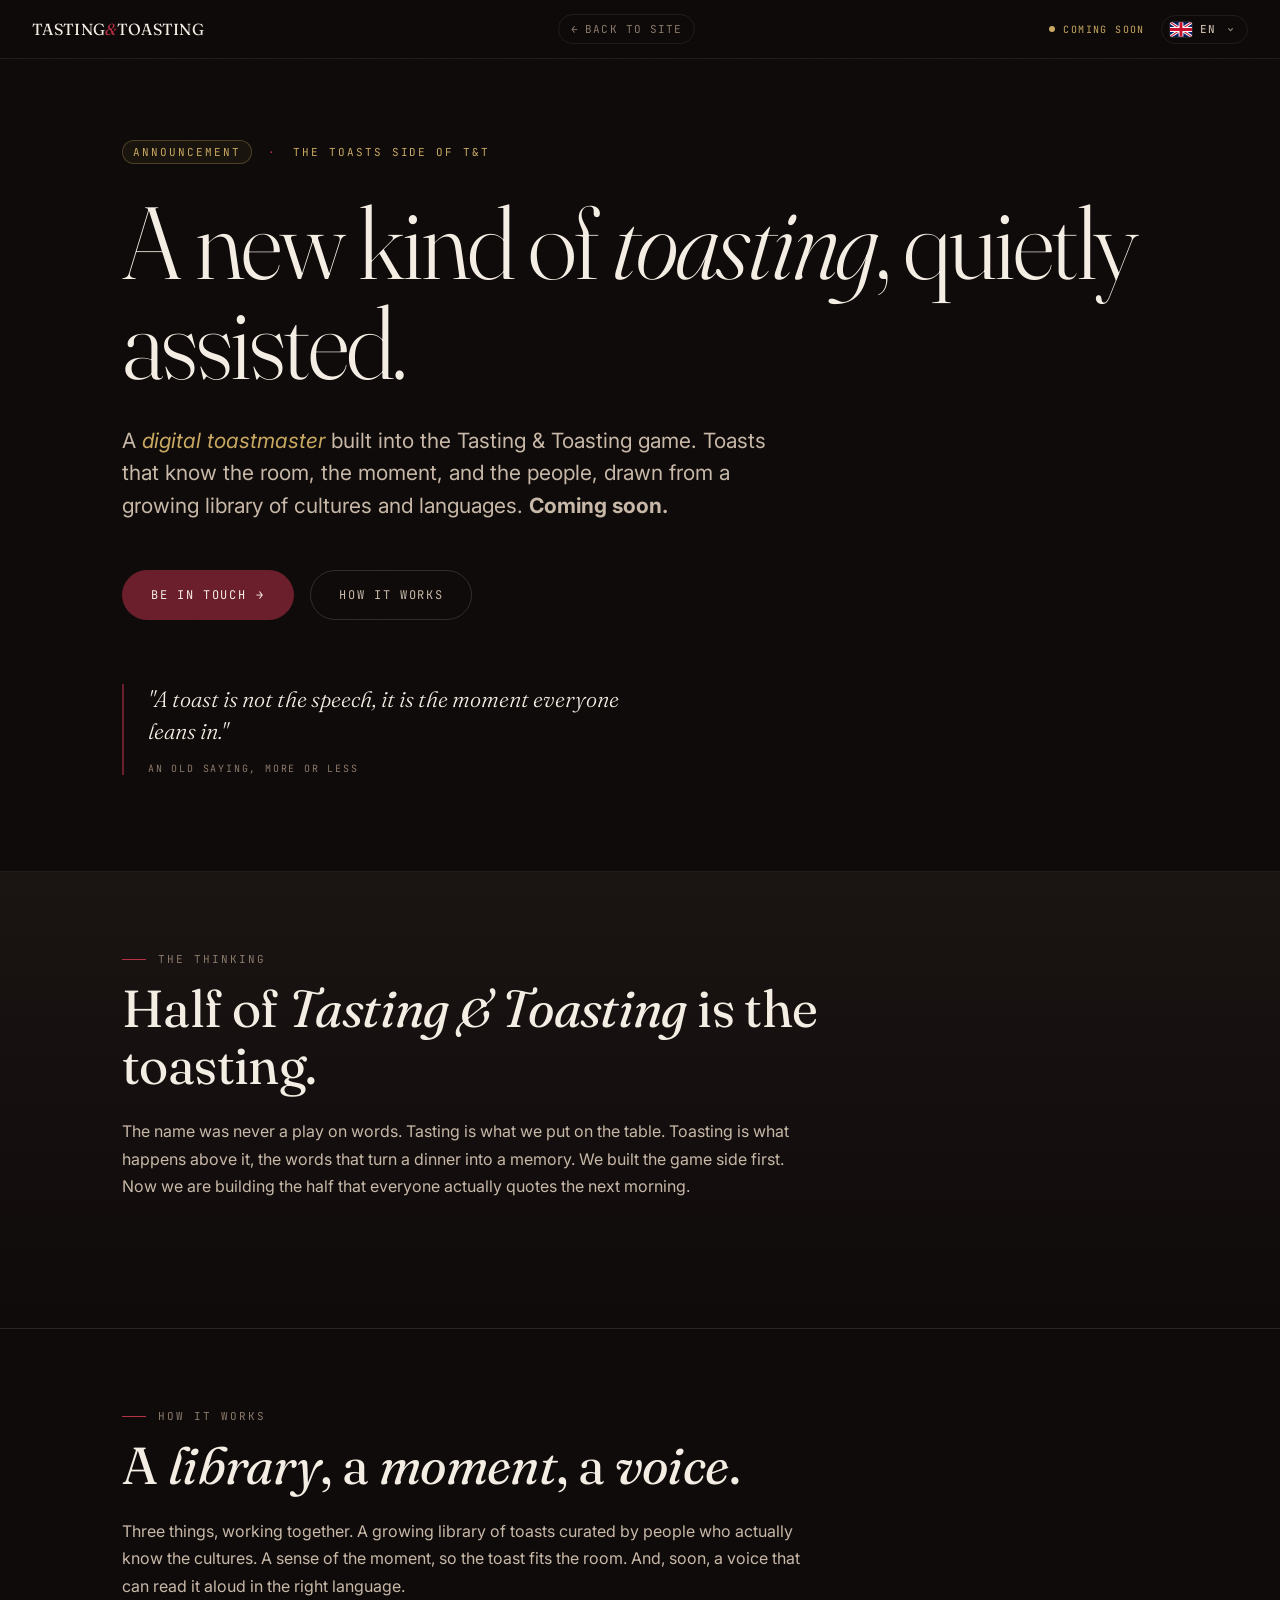
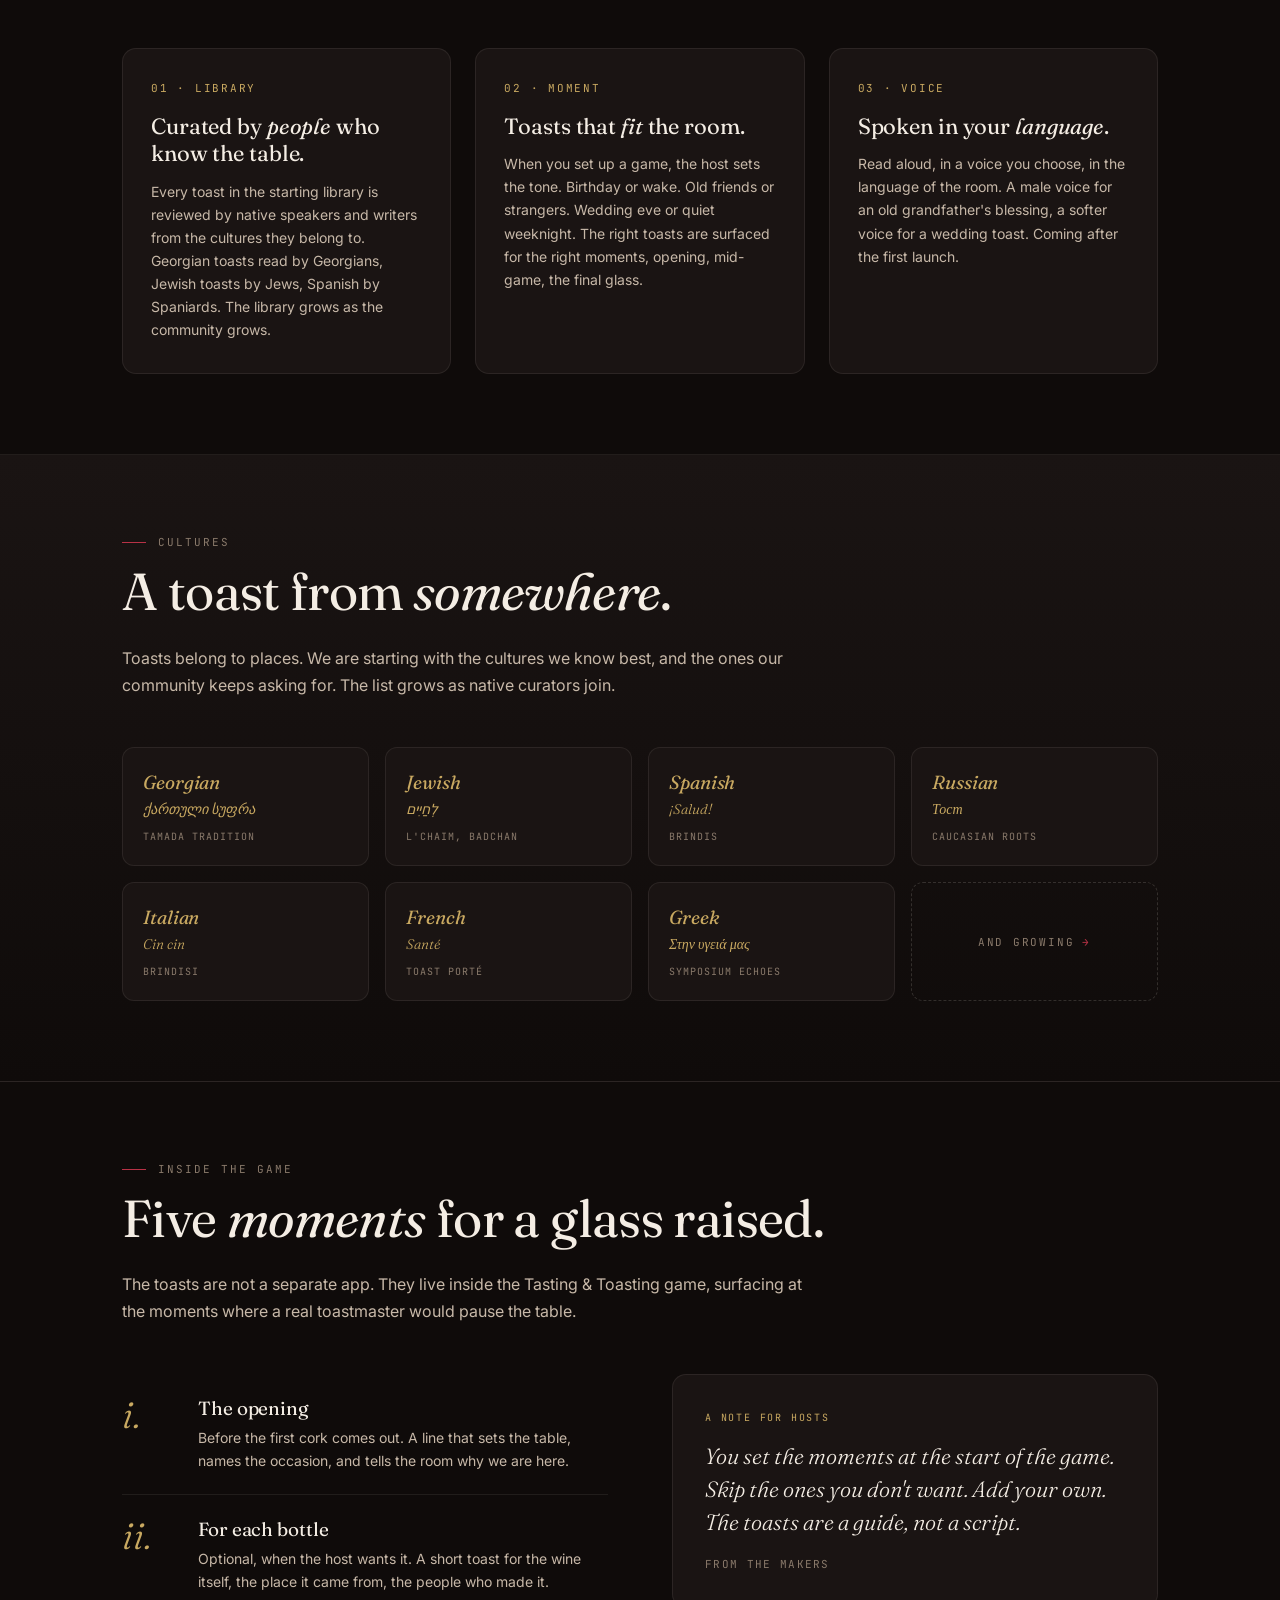
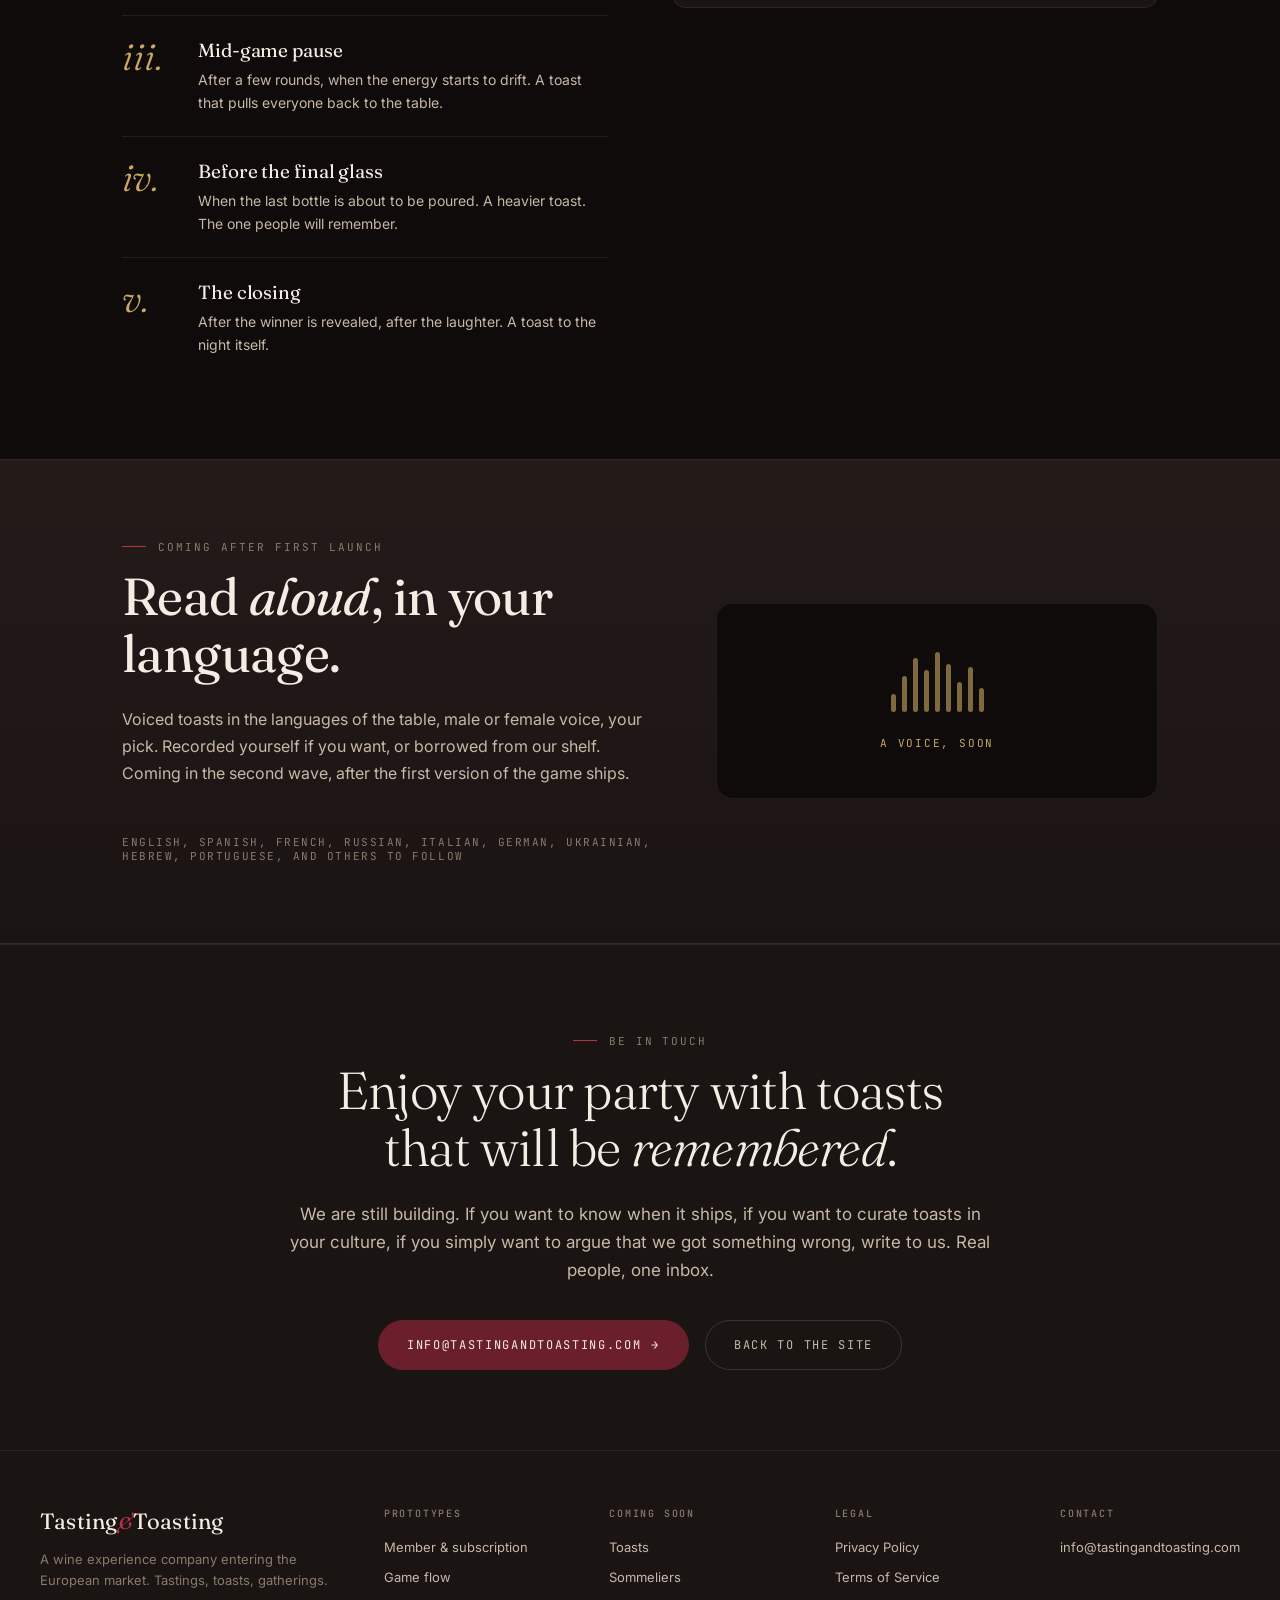
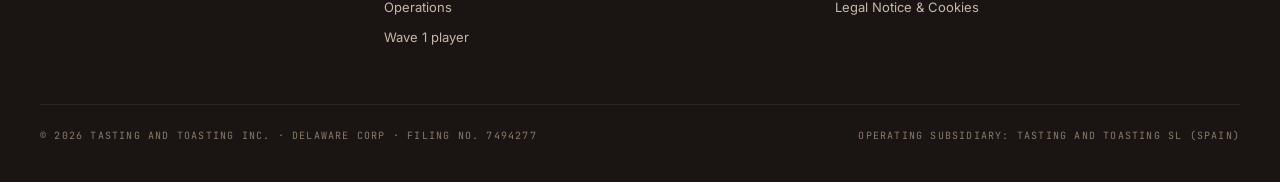
<file: toasts.html>
<!DOCTYPE html>
<html lang="en">
<head>
<meta charset="UTF-8">
<meta name="viewport" content="width=device-width, initial-scale=1.0">
<title>Toasts, A digital toastmaster, Tasting &amp; Toasting</title>
<meta name="description" content="A new kind of toasting, built into the Tasting & Toasting game. Curated and machine-supported toasts in many cultures and languages. Coming soon.">
<link rel="preconnect" href="https://fonts.googleapis.com">
<link rel="preconnect" href="https://fonts.gstatic.com" crossorigin>
<link href="https://fonts.googleapis.com/css2?family=Fraunces:opsz,wght@9..144,300;9..144,400;9..144,500;9..144,600;9..144,700;9..144,300:ital,wght@1,300;1,400&family=JetBrains+Mono:wght@300;400;500&family=Inter:wght@300;400;500;600&display=swap" rel="stylesheet">
<link rel="stylesheet" href="assets/i18n.css">
<style>
:root {
  --bg: #0F0B0A;
  --bg-2: #1A1413;
  --bg-3: #241B19;
  --ink: #F4EDE4;
  --ink-2: #C7B8A8;
  --ink-3: #8A7A6B;
  --wine: #6B1E2C;
  --wine-2: #8B2838;
  --wine-bright: #B83246;
  --gold: #C9A961;
  --gold-bright: #E8C77A;
  --green: #4A6B3D;
  --line: rgba(244,237,228,0.08);
  --line-2: rgba(244,237,228,0.15);
}

* { margin: 0; padding: 0; box-sizing: border-box; }
html, body { background: var(--bg); color: var(--ink); font-family: 'Inter', sans-serif; -webkit-font-smoothing: antialiased; }
body { overflow-x: hidden; min-height: 100vh; }
a { color: inherit; text-decoration: none; }

.serif { font-family: 'Fraunces', serif; }
.serif-italic { font-family: 'Fraunces', serif; font-style: italic; font-weight: 300; }
.mono { font-family: 'JetBrains Mono', monospace; }

/* Persistent grain */
.page-grain {
  position: fixed; inset: 0; pointer-events: none; z-index: 1;
  background-image: url("data:image/svg+xml;utf8,<svg xmlns='http://www.w3.org/2000/svg' width='200' height='200'><filter id='n'><feTurbulence baseFrequency='0.85' numOctaves='2' /></filter><rect width='200' height='200' filter='url(%23n)' opacity='0.4'/></svg>");
  opacity: 0.05;
  mix-blend-mode: overlay;
}

/* Topbar */
.topbar {
  position: fixed;
  top: 0; left: 0; right: 0;
  background: rgba(15,11,10,0.85);
  backdrop-filter: blur(20px);
  -webkit-backdrop-filter: blur(20px);
  border-bottom: 1px solid var(--line);
  z-index: 100;
  padding: 14px 32px;
  display: flex;
  align-items: center;
  justify-content: space-between;
  gap: 24px;
}
.topbar-brand {
  font-family: 'Fraunces', serif;
  font-size: 16px;
  letter-spacing: 0.02em;
  color: var(--ink);
}
.topbar-brand .amp { color: var(--wine-bright); font-style: italic; font-weight: 400; }
.topbar-back {
  font-family: 'JetBrains Mono', monospace;
  font-size: 11px;
  letter-spacing: 0.1em;
  text-transform: uppercase;
  color: var(--ink-3);
  display: inline-flex;
  align-items: center;
  gap: 6px;
  padding: 7px 12px;
  border: 1px solid var(--line);
  border-radius: 999px;
  transition: all 0.2s ease;
}
.topbar-back:hover { color: var(--ink); border-color: var(--line-2); background: var(--bg-2); }
.topbar-status {
  font-family: 'JetBrains Mono', monospace;
  font-size: 10px;
  text-transform: uppercase;
  letter-spacing: 0.14em;
  color: var(--gold);
  display: flex;
  align-items: center;
  gap: 8px;
}
.topbar-status::before {
  content: '';
  width: 6px; height: 6px;
  background: var(--gold);
  border-radius: 50%;
  animation: pulse 2s ease-in-out infinite;
}
@keyframes pulse { 0%, 100% { opacity: 0.5; } 50% { opacity: 1; } }
.topbar-right { display: flex; align-items: center; gap: 16px; }
@media (max-width: 640px) {
  .topbar-right .topbar-status { display: none; }
}


/* HERO */
.hero {
  position: relative;
  padding: 140px 32px 96px;
  max-width: 1100px;
  margin: 0 auto;
  z-index: 2;
}
.hero-eyebrow {
  font-family: 'JetBrains Mono', monospace;
  font-size: 11px;
  text-transform: uppercase;
  letter-spacing: 0.18em;
  color: var(--gold);
  margin-bottom: 28px;
  display: flex;
  gap: 16px;
  flex-wrap: wrap;
  align-items: center;
}
.hero-eyebrow .dot { color: var(--wine-bright); }
.hero-eyebrow .pill {
  border: 1px solid rgba(201, 169, 97, 0.3);
  background: rgba(201, 169, 97, 0.06);
  padding: 4px 10px;
  border-radius: 999px;
}
.hero h1 {
  font-family: 'Fraunces', serif;
  font-weight: 300;
  font-size: clamp(48px, 8vw, 104px);
  line-height: 0.98;
  letter-spacing: -0.025em;
  margin-bottom: 32px;
}
.hero h1 .em {
  font-style: italic;
  font-weight: 400;
  color: var(--gold);
}
.hero h1 .amp { color: var(--wine-bright); font-style: italic; font-weight: 400; }
.hero-sub {
  font-family: 'Inter', sans-serif;
  font-size: clamp(17px, 1.7vw, 21px);
  line-height: 1.55;
  color: var(--ink-2);
  max-width: 680px;
  margin-bottom: 48px;
}
.hero-sub .accent { color: var(--gold); font-style: italic; }

.hero-actions {
  display: flex;
  gap: 16px;
  flex-wrap: wrap;
}
.hero-btn {
  display: inline-flex;
  align-items: center;
  gap: 10px;
  padding: 16px 28px;
  font-family: 'JetBrains Mono', monospace;
  font-size: 12px;
  text-transform: uppercase;
  letter-spacing: 0.14em;
  border-radius: 999px;
  transition: all 0.25s ease;
  cursor: pointer;
  border: 1px solid;
}
.hero-btn-primary {
  background: var(--wine);
  color: var(--ink);
  border-color: var(--wine);
}
.hero-btn-primary:hover {
  background: var(--wine-bright);
  border-color: var(--wine-bright);
  transform: translateY(-1px);
}
.hero-btn-ghost {
  background: transparent;
  color: var(--ink-2);
  border-color: var(--line-2);
}
.hero-btn-ghost:hover {
  color: var(--ink);
  border-color: var(--ink-3);
}

/* Decorative quote in hero */
.hero-quote {
  margin-top: 64px;
  padding-left: 24px;
  border-left: 2px solid var(--wine);
  max-width: 540px;
}
.hero-quote .text {
  font-family: 'Fraunces', serif;
  font-style: italic;
  font-weight: 300;
  font-size: 22px;
  line-height: 1.45;
  color: var(--ink);
  margin-bottom: 14px;
}
.hero-quote .attr {
  font-family: 'JetBrains Mono', monospace;
  font-size: 10px;
  text-transform: uppercase;
  letter-spacing: 0.18em;
  color: var(--ink-3);
}

/* Section structure */
.section {
  max-width: 1100px;
  margin: 0 auto;
  padding: 80px 32px;
  position: relative;
  z-index: 2;
}
.section-label {
  font-family: 'JetBrains Mono', monospace;
  font-size: 11px;
  text-transform: uppercase;
  letter-spacing: 0.18em;
  color: var(--ink-3);
  margin-bottom: 14px;
  display: flex;
  align-items: center;
  gap: 12px;
}
.section-label::before {
  content: '';
  width: 24px;
  height: 1px;
  background: var(--wine-bright);
}
.section-title {
  font-family: 'Fraunces', serif;
  font-weight: 400;
  font-size: clamp(32px, 4.5vw, 52px);
  line-height: 1.1;
  letter-spacing: -0.012em;
  margin-bottom: 24px;
  max-width: 820px;
}
.section-title .em { font-style: italic; color: var(--gold); font-weight: 400; }
.section-intro {
  font-size: 16px;
  line-height: 1.7;
  color: var(--ink-2);
  max-width: 680px;
  margin-bottom: 48px;
}
.section-intro a { color: var(--gold); text-decoration: underline; text-decoration-thickness: 1px; text-underline-offset: 3px; }

/* Concept block: dark band */
.concept-band {
  background: linear-gradient(180deg, var(--bg-2), var(--bg));
  border-top: 1px solid var(--line);
  border-bottom: 1px solid var(--line);
}

/* Three pillars */
.pillars {
  display: grid;
  grid-template-columns: repeat(3, 1fr);
  gap: 24px;
  margin-top: 16px;
}
.pillar {
  background: var(--bg-2);
  border: 1px solid var(--line);
  border-radius: 14px;
  padding: 32px 28px;
  position: relative;
  transition: all 0.25s ease;
}
.pillar:hover {
  border-color: var(--line-2);
  background: var(--bg-3);
  transform: translateY(-2px);
}
.pillar-num {
  font-family: 'JetBrains Mono', monospace;
  font-size: 11px;
  text-transform: uppercase;
  letter-spacing: 0.16em;
  color: var(--gold);
  margin-bottom: 18px;
}
.pillar-title {
  font-family: 'Fraunces', serif;
  font-weight: 400;
  font-size: 22px;
  line-height: 1.25;
  color: var(--ink);
  margin-bottom: 12px;
  letter-spacing: -0.005em;
}
.pillar-title .em { font-style: italic; color: var(--gold); }
.pillar-desc {
  font-size: 14px;
  line-height: 1.65;
  color: var(--ink-2);
}

/* Cultures grid */
.cultures {
  display: grid;
  grid-template-columns: repeat(4, 1fr);
  gap: 16px;
  margin-top: 16px;
}
.culture {
  background: var(--bg-2);
  border: 1px solid var(--line);
  border-radius: 12px;
  padding: 22px 20px;
  text-align: left;
  transition: all 0.25s ease;
  position: relative;
  overflow: hidden;
}
.culture:hover {
  border-color: var(--gold);
  background: var(--bg-3);
}
.culture-name {
  font-family: 'Fraunces', serif;
  font-weight: 400;
  font-size: 19px;
  color: var(--ink);
  margin-bottom: 6px;
  letter-spacing: -0.005em;
}
.culture-name .em { font-style: italic; color: var(--gold); }
.culture-native {
  font-family: 'Fraunces', 'Iowan Old Style', 'Palatino Linotype', 'Palatino', 'Times New Roman', serif;
  font-style: italic;
  font-weight: 300;
  font-size: 14px;
  color: var(--gold);
  margin-bottom: 12px;
}
.culture-meta {
  font-family: 'JetBrains Mono', monospace;
  font-size: 10px;
  text-transform: uppercase;
  letter-spacing: 0.1em;
  color: var(--ink-3);
}
.culture.growing {
  background: transparent;
  border: 1px dashed var(--line-2);
  display: flex;
  align-items: center;
  justify-content: center;
  text-align: center;
  font-family: 'JetBrains Mono', monospace;
  font-size: 11px;
  letter-spacing: 0.16em;
  text-transform: uppercase;
  color: var(--ink-3);
  min-height: 110px;
}
.culture.growing .arrow { color: var(--wine-bright); margin-left: 8px; }

/* Moments split */
.moments {
  display: grid;
  grid-template-columns: 1fr 1fr;
  gap: 64px;
  align-items: start;
}
.moment-list { list-style: none; padding: 0; }
.moment {
  display: grid;
  grid-template-columns: auto 1fr;
  gap: 20px;
  padding: 22px 0;
  border-bottom: 1px solid var(--line);
}
.moment:last-child { border-bottom: none; }
.moment-num {
  font-family: 'Fraunces', serif;
  font-style: italic;
  font-weight: 300;
  font-size: 38px;
  line-height: 1;
  color: var(--gold);
  min-width: 56px;
}
.moment-content h4 {
  font-family: 'Fraunces', serif;
  font-weight: 400;
  font-size: 19px;
  color: var(--ink);
  margin-bottom: 6px;
  letter-spacing: -0.005em;
}
.moment-content p {
  font-size: 14px;
  line-height: 1.65;
  color: var(--ink-2);
}
.moments-aside {
  background: var(--bg-2);
  border: 1px solid var(--line);
  border-radius: 14px;
  padding: 36px 32px;
  position: sticky;
  top: 100px;
}
.moments-aside .label {
  font-family: 'JetBrains Mono', monospace;
  font-size: 10px;
  text-transform: uppercase;
  letter-spacing: 0.18em;
  color: var(--gold);
  margin-bottom: 16px;
}
.moments-aside p {
  font-family: 'Fraunces', serif;
  font-style: italic;
  font-weight: 300;
  font-size: 22px;
  line-height: 1.5;
  color: var(--ink);
  margin-bottom: 18px;
}
.moments-aside .signature {
  font-family: 'JetBrains Mono', monospace;
  font-size: 11px;
  color: var(--ink-3);
  text-transform: uppercase;
  letter-spacing: 0.12em;
}

/* Voice teaser band */
.voice-teaser {
  background: linear-gradient(180deg, var(--bg-3), var(--bg-2));
  border-top: 1px solid var(--line);
  border-bottom: 1px solid var(--line);
}
.voice-grid {
  display: grid;
  grid-template-columns: 1.2fr 1fr;
  gap: 64px;
  align-items: center;
}
.voice-art {
  background: var(--bg);
  border: 1px solid var(--line);
  border-radius: 16px;
  padding: 48px 36px;
  display: flex;
  flex-direction: column;
  align-items: center;
  gap: 24px;
}
.voice-bars {
  display: flex;
  gap: 6px;
  align-items: flex-end;
  height: 60px;
}
.voice-bars .bar {
  width: 5px;
  background: var(--gold);
  border-radius: 3px;
  opacity: 0.6;
  animation: voicebar 1.4s ease-in-out infinite;
}
.voice-bars .bar:nth-child(1) { height: 30%; animation-delay: 0s; }
.voice-bars .bar:nth-child(2) { height: 60%; animation-delay: 0.1s; }
.voice-bars .bar:nth-child(3) { height: 90%; animation-delay: 0.2s; }
.voice-bars .bar:nth-child(4) { height: 70%; animation-delay: 0.3s; }
.voice-bars .bar:nth-child(5) { height: 100%; animation-delay: 0.4s; }
.voice-bars .bar:nth-child(6) { height: 80%; animation-delay: 0.5s; }
.voice-bars .bar:nth-child(7) { height: 50%; animation-delay: 0.6s; }
.voice-bars .bar:nth-child(8) { height: 75%; animation-delay: 0.7s; }
.voice-bars .bar:nth-child(9) { height: 40%; animation-delay: 0.8s; }
@keyframes voicebar {
  0%, 100% { transform: scaleY(0.4); opacity: 0.5; }
  50% { transform: scaleY(1); opacity: 1; }
}
.voice-label {
  font-family: 'JetBrains Mono', monospace;
  font-size: 11px;
  letter-spacing: 0.16em;
  text-transform: uppercase;
  color: var(--gold);
}

/* CTA band */
.cta-band {
  background: var(--bg-2);
  border-top: 1px solid var(--line);
}
.cta-inner {
  text-align: center;
  max-width: 720px;
  margin: 0 auto;
}
.cta-inner h2 {
  font-family: 'Fraunces', serif;
  font-weight: 300;
  font-size: clamp(32px, 5vw, 52px);
  line-height: 1.1;
  letter-spacing: -0.015em;
  margin-bottom: 24px;
}
.cta-inner h2 .em { font-style: italic; color: var(--gold); }
.cta-inner h2 .amp { color: var(--wine-bright); font-style: italic; }
.cta-inner p {
  font-size: 17px;
  line-height: 1.65;
  color: var(--ink-2);
  margin-bottom: 36px;
}
.cta-inner .hero-actions { justify-content: center; }

/* Footer (same shape as other pages) */
.tt-footer {
  background: var(--bg-2);
  border-top: 1px solid var(--line);
  padding: 56px 32px 40px;
  font-family: 'Inter', sans-serif;
  color: var(--ink-3);
  position: relative;
  z-index: 2;
}
.tt-footer-inner {
  max-width: 1200px;
  margin: 0 auto;
  display: grid;
  grid-template-columns: 1.5fr 0.9fr 0.9fr 0.9fr 0.9fr;
  gap: 48px;
}
.tt-footer-brand {
  font-family: 'Fraunces', serif;
  font-size: 22px;
  color: var(--ink);
  margin-bottom: 14px;
  letter-spacing: 0.01em;
}
.tt-footer-brand .amp { color: var(--wine-bright); font-style: italic; font-weight: 400; }
.tt-footer-tagline { font-size: 13px; line-height: 1.6; color: var(--ink-3); max-width: 320px; }
.tt-footer-col h4 {
  font-family: 'JetBrains Mono', monospace;
  font-size: 10px;
  font-weight: 500;
  text-transform: uppercase;
  letter-spacing: 0.18em;
  color: var(--ink-3);
  margin-bottom: 16px;
}
.tt-footer-col ul { list-style: none; padding: 0; }
.tt-footer-col li { margin-bottom: 10px; }
.tt-footer-col a {
  color: var(--ink-2);
  font-size: 13px;
  transition: color 0.2s ease;
}
.tt-footer-col a:hover { color: var(--gold); }
.tt-footer-bottom {
  max-width: 1200px;
  margin: 48px auto 0;
  padding-top: 24px;
  border-top: 1px solid var(--line);
  display: flex;
  justify-content: space-between;
  flex-wrap: wrap;
  gap: 16px;
  font-family: 'JetBrains Mono', monospace;
  font-size: 10px;
  text-transform: uppercase;
  letter-spacing: 0.12em;
  color: var(--ink-3);
}

/* Responsive */
@media (max-width: 980px) {
  .pillars { grid-template-columns: 1fr; }
  .cultures { grid-template-columns: repeat(2, 1fr); }
  .moments { grid-template-columns: 1fr; gap: 32px; }
  .moments-aside { position: static; }
  .voice-grid { grid-template-columns: 1fr; gap: 32px; }
}
@media (max-width: 640px) {
  .topbar { padding: 12px 18px; }
  .hero { padding: 120px 20px 64px; }
  .section { padding: 56px 20px; }
  .cultures { grid-template-columns: 1fr; }
  .tt-footer-inner { grid-template-columns: 1fr 1fr; gap: 32px; }
  .tt-footer { padding: 40px 20px 32px; }
  .tt-footer-bottom { flex-direction: column; }
}
</style>
</head>
<body>
<div class="page-grain"></div>

<!-- Flag sprite inline (4KB, used by language switcher) -->
<svg xmlns="http://www.w3.org/2000/svg" style="display:none;" aria-hidden="true">
  <!-- All flags use a 3:2 aspect ratio (60x40 viewBox) for consistency. -->

  <!-- ENGLISH (UK Union Jack) -->
  <symbol id="flag-en" viewBox="0 0 60 40">
    <rect width="60" height="40" fill="#012169"/>
    <!-- White diagonals (St Andrew + St Patrick base) -->
    <path d="M0,0 L60,40 M60,0 L0,40" stroke="#fff" stroke-width="8"/>
    <!-- Red diagonals (St Patrick) -->
    <path d="M0,0 L60,40 M60,0 L0,40" stroke="#C8102E" stroke-width="3" clip-path="url(#stp-clip)"/>
    <!-- Big white cross (St George base) -->
    <path d="M30,0 V40 M0,20 H60" stroke="#fff" stroke-width="13"/>
    <!-- Big red cross (St George) -->
    <path d="M30,0 V40 M0,20 H60" stroke="#C8102E" stroke-width="8"/>
    <defs>
      <clipPath id="stp-clip">
        <polygon points="0,0 30,0 0,20"/>
        <polygon points="60,0 30,0 60,20"/>
        <polygon points="60,40 30,40 60,20"/>
        <polygon points="0,40 30,40 0,20"/>
      </clipPath>
    </defs>
  </symbol>

  <!-- FRENCH (tricolore: bleu blanc rouge) -->
  <symbol id="flag-fr" viewBox="0 0 60 40">
    <rect width="20" height="40" x="0" fill="#0055A4"/>
    <rect width="20" height="40" x="20" fill="#FFFFFF"/>
    <rect width="20" height="40" x="40" fill="#EF4135"/>
  </symbol>

  <!-- RUSSIAN (white-blue-red horizontal) -->
  <symbol id="flag-ru" viewBox="0 0 60 40">
    <rect width="60" height="13.33" y="0" fill="#FFFFFF"/>
    <rect width="60" height="13.33" y="13.33" fill="#0039A6"/>
    <rect width="60" height="13.34" y="26.66" fill="#D52B1E"/>
  </symbol>

  <!-- SPANISH (rojo-amarillo-rojo with simplified coat placeholder) -->
  <symbol id="flag-es" viewBox="0 0 60 40">
    <rect width="60" height="10" y="0" fill="#AA151B"/>
    <rect width="60" height="20" y="10" fill="#F1BF00"/>
    <rect width="60" height="10" y="30" fill="#AA151B"/>
    <!-- Simplified coat as small marker (placed off-center as in real flag) -->
    <g transform="translate(18,15)">
      <rect width="8" height="10" fill="#AD1519" opacity="0.85" rx="1"/>
      <rect width="8" height="10" fill="none" stroke="#C7B37F" stroke-width="0.4"/>
    </g>
  </symbol>

  <!-- UKRAINIAN (blue top, yellow bottom) -->
  <symbol id="flag-uk" viewBox="0 0 60 40">
    <rect width="60" height="20" y="0" fill="#0057B7"/>
    <rect width="60" height="20" y="20" fill="#FFD700"/>
  </symbol>

  <!-- ITALIAN (verde bianco rosso) -->
  <symbol id="flag-it" viewBox="0 0 60 40">
    <rect width="20" height="40" x="0" fill="#009246"/>
    <rect width="20" height="40" x="20" fill="#FFFFFF"/>
    <rect width="20" height="40" x="40" fill="#CE2B37"/>
  </symbol>

  <!-- GERMAN (schwarz-rot-gold horizontal) -->
  <symbol id="flag-de" viewBox="0 0 60 40">
    <rect width="60" height="13.33" y="0" fill="#000000"/>
    <rect width="60" height="13.33" y="13.33" fill="#DD0000"/>
    <rect width="60" height="13.34" y="26.66" fill="#FFCE00"/>
  </symbol>

  <!-- HEBREW / Israel (white with two blue stripes and Star of David) -->
  <symbol id="flag-he" viewBox="0 0 60 40">
    <rect width="60" height="40" fill="#FFFFFF"/>
    <rect width="60" height="4.5" y="5" fill="#0038B8"/>
    <rect width="60" height="4.5" y="30.5" fill="#0038B8"/>
    <!-- Star of David (two overlapping triangles) -->
    <g transform="translate(30,20)" stroke="#0038B8" stroke-width="1.2" fill="none">
      <polygon points="0,-7 6.06,3.5 -6.06,3.5"/>
      <polygon points="0,7 6.06,-3.5 -6.06,-3.5"/>
    </g>
  </symbol>

  <!-- PORTUGUESE (verde 2/5 + vermelho 3/5, simplified shield in middle) -->
  <symbol id="flag-pt" viewBox="0 0 60 40">
    <rect width="24" height="40" x="0" fill="#046A38"/>
    <rect width="36" height="40" x="24" fill="#DA291C"/>
    <!-- Armillary sphere placeholder (simple ring) at the join -->
    <g transform="translate(24,20)">
      <circle r="6" fill="#FFE000" stroke="#000" stroke-width="0.4"/>
      <circle r="6" fill="none" stroke="#FFFFFF" stroke-width="0.4"/>
      <rect x="-4" y="-3" width="8" height="6" fill="#FFFFFF" stroke="#C8102E" stroke-width="0.5"/>
    </g>
  </symbol>
</svg>


<header class="topbar">
  <a href="index.html" class="topbar-brand">TASTING<span class="amp">&</span>TOASTING</a>
  <a href="index.html" class="topbar-back"><span>←</span><span data-i18n="topbar.back">Back to site</span></a>
  <div class="topbar-right">
    <div class="topbar-status" data-i18n="topbar.status_coming_soon">Coming soon</div>
    <div class="lang-switcher">
      <button class="lang-trigger" type="button" aria-label="Select language" aria-expanded="false">
        <svg class="flag" viewBox="0 0 60 40"><use href="#flag-en"/></svg>
        <span class="lang-trigger-code">EN</span>
        <svg class="lang-chev" viewBox="0 0 12 12" fill="none" stroke="currentColor" stroke-width="1.5"><path d="M3 4.5l3 3 3-3"/></svg>
      </button>
      <div class="lang-menu" role="menu">
        <button class="lang-item" data-lang="en" role="menuitem"><svg class="flag" viewBox="0 0 60 40"><use href="#flag-en"/></svg><span class="lang-native">English</span><span class="lang-code">EN</span></button>
        <button class="lang-item" data-lang="fr" role="menuitem"><svg class="flag" viewBox="0 0 60 40"><use href="#flag-fr"/></svg><span class="lang-native">Français</span><span class="lang-code">FR</span></button>
        <button class="lang-item" data-lang="ru" role="menuitem"><svg class="flag" viewBox="0 0 60 40"><use href="#flag-ru"/></svg><span class="lang-native">Русский</span><span class="lang-code">RU</span></button>
        <button class="lang-item" data-lang="es" role="menuitem"><svg class="flag" viewBox="0 0 60 40"><use href="#flag-es"/></svg><span class="lang-native">Español</span><span class="lang-code">ES</span></button>
        <button class="lang-item" data-lang="uk" role="menuitem"><svg class="flag" viewBox="0 0 60 40"><use href="#flag-uk"/></svg><span class="lang-native">Українська</span><span class="lang-code">UK</span></button>
        <button class="lang-item" data-lang="it" role="menuitem"><svg class="flag" viewBox="0 0 60 40"><use href="#flag-it"/></svg><span class="lang-native">Italiano</span><span class="lang-code">IT</span></button>
        <button class="lang-item" data-lang="de" role="menuitem"><svg class="flag" viewBox="0 0 60 40"><use href="#flag-de"/></svg><span class="lang-native">Deutsch</span><span class="lang-code">DE</span></button>
        <button class="lang-item" data-lang="he" role="menuitem"><svg class="flag" viewBox="0 0 60 40"><use href="#flag-he"/></svg><span class="lang-native">עברית</span><span class="lang-code">HE</span></button>
        <button class="lang-item" data-lang="pt" role="menuitem"><svg class="flag" viewBox="0 0 60 40"><use href="#flag-pt"/></svg><span class="lang-native">Português</span><span class="lang-code">PT</span></button>
      </div>
    </div>
  </div>
</header>

<!-- HERO -->
<section class="hero">
  <div class="hero-eyebrow">
    <span class="pill" data-i18n="toasts.hero.eyebrow_announcement">Announcement</span>
    <span class="dot">·</span>
    <span data-i18n="toasts.hero.eyebrow_side">The toasts side of T<span style="color:var(--wine-bright);font-style:italic;">&amp;</span>T</span>
  </div>
  <h1 data-i18n="toasts.hero.title">
    A new kind of<br>
    <span class="em">toasting</span>,<br>
    quietly assisted.
  </h1>
  <p class="hero-sub" data-i18n="toasts.hero.sub">
    A <span class="accent">digital toastmaster</span> built into the Tasting <span class="serif-italic" style="color:var(--wine-bright);">&amp;</span> Toasting game. Toasts that know the room, the moment, and the people, drawn from a growing library of cultures and languages. <strong style="color:var(--ink);font-weight:500;">Coming soon.</strong>
  </p>
  <div class="hero-actions">
    <a href="mailto:info@tastingandtoasting.com?subject=Toasts" class="hero-btn hero-btn-primary"><span data-i18n="toasts.hero.btn_touch">Be in touch</span> <span>→</span></a>
    <a href="#how" class="hero-btn hero-btn-ghost" data-i18n="toasts.hero.btn_how">How it works</a>
  </div>

  <div class="hero-quote">
    <div class="text" data-i18n="toasts.hero.quote_text">
      "A toast is not the speech, it is the moment everyone leans in."
    </div>
    <div class="attr" data-i18n="toasts.hero.quote_attr">An old saying, more or less</div>
  </div>
</section>

<!-- WHY THIS, WHY NOW -->
<section class="concept-band">
  <div class="section">
    <div class="section-label" data-i18n="toasts.thinking.label">The thinking</div>
    <h2 class="section-title" data-i18n="toasts.thinking.title">
      Half of <span class="em">Tasting <span style="color:var(--wine-bright);">&amp;</span> Toasting</span> is the toasting.
    </h2>
    <p class="section-intro" data-i18n="toasts.thinking.intro">
      The name was never a play on words. Tasting is what we put on the table. Toasting is what happens above it, the words that turn a dinner into a memory. We built the game side first. Now we are building the half that everyone actually quotes the next morning.
    </p>
  </div>
</section>

<!-- THREE PILLARS: how it works (without secrets) -->
<section class="section" id="how">
  <div class="section-label" data-i18n="toasts.how.label">How it works</div>
  <h2 class="section-title" data-i18n="toasts.how.title">
    A <span class="em">library</span>, a <span class="em">moment</span>, a <span class="em">voice</span>.
  </h2>
  <p class="section-intro" data-i18n="toasts.how.intro">
    Three things, working together. A growing library of toasts curated by people who actually know the cultures. A sense of the moment, so the toast fits the room. And, soon, a voice that can read it aloud in the right language.
  </p>

  <div class="pillars">
    <div class="pillar">
      <div class="pillar-num" data-i18n="toasts.pillar1.num">01 · Library</div>
      <div class="pillar-title" data-i18n="toasts.pillar1.title">Curated by <span class="em">people</span> who know the table.</div>
      <p class="pillar-desc" data-i18n="toasts.pillar1.desc">
        Every toast in the starting library is reviewed by native speakers and writers from the cultures they belong to. Georgian toasts read by Georgians, Jewish toasts by Jews, Spanish by Spaniards. The library grows as the community grows.
      </p>
    </div>
    <div class="pillar">
      <div class="pillar-num" data-i18n="toasts.pillar2.num">02 · Moment</div>
      <div class="pillar-title" data-i18n="toasts.pillar2.title">Toasts that <span class="em">fit</span> the room.</div>
      <p class="pillar-desc" data-i18n="toasts.pillar2.desc">
        When you set up a game, the host sets the tone. Birthday or wake. Old friends or strangers. Wedding eve or quiet weeknight. The right toasts are surfaced for the right moments, opening, mid-game, the final glass.
      </p>
    </div>
    <div class="pillar">
      <div class="pillar-num" data-i18n="toasts.pillar3.num">03 · Voice</div>
      <div class="pillar-title" data-i18n="toasts.pillar3.title">Spoken in your <span class="em">language</span>.</div>
      <p class="pillar-desc" data-i18n="toasts.pillar3.desc">
        Read aloud, in a voice you choose, in the language of the room. A male voice for an old grandfather's blessing, a softer voice for a wedding toast. Coming after the first launch.
      </p>
    </div>
  </div>
</section>

<!-- CULTURES -->
<section class="concept-band">
  <div class="section">
    <div class="section-label" data-i18n="toasts.cultures.label">Cultures</div>
    <h2 class="section-title" data-i18n="toasts.cultures.title">
      A toast from <span class="em">somewhere</span>.
    </h2>
    <p class="section-intro" data-i18n="toasts.cultures.intro">
      Toasts belong to places. We are starting with the cultures we know best, and the ones our community keeps asking for. The list grows as native curators join.
    </p>

    <div class="cultures">
      <div class="culture">
        <div class="culture-name"><span class="em" data-i18n="toasts.cultures.georgian_name">Georgian</span></div>
        <div class="culture-native">ქართული სუფრა</div>
        <div class="culture-meta" data-i18n="toasts.cultures.georgian_meta">Tamada tradition</div>
      </div>
      <div class="culture">
        <div class="culture-name"><span class="em" data-i18n="toasts.cultures.jewish_name">Jewish</span></div>
        <div class="culture-native">לְחַיִּים</div>
        <div class="culture-meta" data-i18n="toasts.cultures.jewish_meta">L'chaim, badchan</div>
      </div>
      <div class="culture">
        <div class="culture-name"><span class="em" data-i18n="toasts.cultures.spanish_name">Spanish</span></div>
        <div class="culture-native">¡Salud!</div>
        <div class="culture-meta" data-i18n="toasts.cultures.spanish_meta">Brindis</div>
      </div>
      <div class="culture">
        <div class="culture-name"><span class="em" data-i18n="toasts.cultures.russian_name">Russian</span></div>
        <div class="culture-native">Тост</div>
        <div class="culture-meta" data-i18n="toasts.cultures.russian_meta">Caucasian roots</div>
      </div>
      <div class="culture">
        <div class="culture-name"><span class="em" data-i18n="toasts.cultures.italian_name">Italian</span></div>
        <div class="culture-native">Cin cin</div>
        <div class="culture-meta" data-i18n="toasts.cultures.italian_meta">Brindisi</div>
      </div>
      <div class="culture">
        <div class="culture-name"><span class="em" data-i18n="toasts.cultures.french_name">French</span></div>
        <div class="culture-native">Santé</div>
        <div class="culture-meta" data-i18n="toasts.cultures.french_meta">Toast porté</div>
      </div>
      <div class="culture">
        <div class="culture-name"><span class="em" data-i18n="toasts.cultures.greek_name">Greek</span></div>
        <div class="culture-native">Στην υγειά μας</div>
        <div class="culture-meta" data-i18n="toasts.cultures.greek_meta">Symposium echoes</div>
      </div>
      <div class="culture growing">
        <span data-i18n="toasts.cultures.growing">and growing</span><span class="arrow">→</span>
      </div>
    </div>
  </div>
</section>

<!-- MOMENTS in the game -->
<section class="section">
  <div class="section-label" data-i18n="toasts.moments.label">Inside the game</div>
  <h2 class="section-title" data-i18n="toasts.moments.title">
    Five <span class="em">moments</span> for a glass raised.
  </h2>
  <p class="section-intro" data-i18n="toasts.moments.intro">
    The toasts are not a separate app. They live inside the Tasting <span class="serif-italic" style="color:var(--wine-bright);">&amp;</span> Toasting game, surfacing at the moments where a real toastmaster would pause the table.
  </p>

  <div class="moments">
    <ul class="moment-list">
      <li class="moment">
        <div class="moment-num">i.</div>
        <div class="moment-content">
          <h4 data-i18n="toasts.moment1.title">The opening</h4>
          <p data-i18n="toasts.moment1.desc">Before the first cork comes out. A line that sets the table, names the occasion, and tells the room why we are here.</p>
        </div>
      </li>
      <li class="moment">
        <div class="moment-num">ii.</div>
        <div class="moment-content">
          <h4 data-i18n="toasts.moment2.title">For each bottle</h4>
          <p data-i18n="toasts.moment2.desc">Optional, when the host wants it. A short toast for the wine itself, the place it came from, the people who made it.</p>
        </div>
      </li>
      <li class="moment">
        <div class="moment-num">iii.</div>
        <div class="moment-content">
          <h4 data-i18n="toasts.moment3.title">Mid-game pause</h4>
          <p data-i18n="toasts.moment3.desc">After a few rounds, when the energy starts to drift. A toast that pulls everyone back to the table.</p>
        </div>
      </li>
      <li class="moment">
        <div class="moment-num">iv.</div>
        <div class="moment-content">
          <h4 data-i18n="toasts.moment4.title">Before the final glass</h4>
          <p data-i18n="toasts.moment4.desc">When the last bottle is about to be poured. A heavier toast. The one people will remember.</p>
        </div>
      </li>
      <li class="moment">
        <div class="moment-num">v.</div>
        <div class="moment-content">
          <h4 data-i18n="toasts.moment5.title">The closing</h4>
          <p data-i18n="toasts.moment5.desc">After the winner is revealed, after the laughter. A toast to the night itself.</p>
        </div>
      </li>
    </ul>

    <aside class="moments-aside">
      <div class="label" data-i18n="toasts.moments.aside_label">A note for hosts</div>
      <p data-i18n="toasts.moments.aside_text">You set the moments at the start of the game. Skip the ones you don't want. Add your own. The toasts are a guide, not a script.</p>
      <div class="signature" data-i18n="toasts.moments.aside_sig">From the makers</div>
    </aside>
  </div>
</section>

<!-- VOICE TEASER -->
<section class="voice-teaser">
  <div class="section">
    <div class="voice-grid">
      <div>
        <div class="section-label" data-i18n="toasts.voice.label">Coming after first launch</div>
        <h2 class="section-title" data-i18n="toasts.voice.title">
          Read <span class="em">aloud</span>, in your language.
        </h2>
        <p class="section-intro" data-i18n="toasts.voice.desc">
          Voiced toasts in the languages of the table, male or female voice, your pick. Recorded yourself if you want, or borrowed from our shelf. Coming in the second wave, after the first version of the game ships.
        </p>
        <div style="font-family:'JetBrains Mono',monospace;font-size:11px;letter-spacing:0.14em;text-transform:uppercase;color:var(--ink-3);" data-i18n="toasts.voice.langs">
          Russian, English, Spanish at first, Hebrew, Georgian, Italian, French, Greek to follow
        </div>
      </div>
      <div class="voice-art">
        <div class="voice-bars">
          <span class="bar"></span><span class="bar"></span><span class="bar"></span>
          <span class="bar"></span><span class="bar"></span><span class="bar"></span>
          <span class="bar"></span><span class="bar"></span><span class="bar"></span>
        </div>
        <div class="voice-label" data-i18n="toasts.voice.tag">A voice, soon</div>
      </div>
    </div>
  </div>
</section>

<!-- CTA -->
<section class="cta-band">
  <div class="section">
    <div class="cta-inner">
      <div class="section-label" style="justify-content:center;display:inline-flex;" data-i18n="toasts.cta.label">Be in touch</div>
      <h2 data-i18n="toasts.cta.title">
        Enjoy your party with toasts<br>
        that will be <span class="em">remembered</span>.
      </h2>
      <p data-i18n="toasts.cta.body">
        We are still building. If you want to know when it ships, if you want to curate toasts in your culture, if you simply want to argue that we got something wrong, write to us. Real people, one inbox.
      </p>
      <div class="hero-actions">
        <a href="mailto:info@tastingandtoasting.com?subject=Toasts" class="hero-btn hero-btn-primary">info@tastingandtoasting.com <span>→</span></a>
        <a href="index.html" class="hero-btn hero-btn-ghost" data-i18n="toasts.cta.btn_back">Back to the site</a>
      </div>
    </div>
  </div>
</section>

<footer class="tt-footer">
  <div class="tt-footer-inner">
    <div class="tt-footer-col">
      <div class="tt-footer-brand">Tasting<span class="amp">&</span>Toasting</div>
      <p class="tt-footer-tagline" data-i18n="footer.tagline">A wine experience company entering the European market. Tastings, toasts, gatherings.</p>
    </div>
    <div class="tt-footer-col">
      <h4 data-i18n="footer.col_prototypes">Prototypes</h4>
      <ul>
        <li><a href="prototype.html" data-i18n="footer.proto_member">Member &amp; subscription</a></li>
        <li><a href="game-flow.html" data-i18n="footer.proto_game">Game flow</a></li>
        <li><a href="operations.html" data-i18n="footer.proto_ops">Operations</a></li>
        <li><a href="wave1.html" data-i18n="footer.proto_wave1">Wave 1 player</a></li>
      </ul>
    </div>
    <div class="tt-footer-col">
      <h4 data-i18n="footer.col_coming_soon">Coming soon</h4>
      <ul>
        <li><a href="toasts.html" data-i18n="topbar.toasts">Toasts</a></li>
        <li><a href="sommeliers.html" data-i18n="topbar.sommeliers">Sommeliers</a></li>
      </ul>
    </div>
    <div class="tt-footer-col">
      <h4 data-i18n="footer.col_legal">Legal</h4>
      <ul>
        <li><a href="privacy.html" data-i18n="footer.legal_privacy">Privacy Policy</a></li>
        <li><a href="terms.html" data-i18n="footer.legal_terms">Terms of Service</a></li>
        <li><a href="legal.html" data-i18n="footer.legal_notice">Legal Notice &amp; Cookies</a></li>
      </ul>
    </div>
    <div class="tt-footer-col">
      <h4 data-i18n="footer.col_contact">Contact</h4>
      <ul>
        <li><a href="mailto:info@tastingandtoasting.com">info@tastingandtoasting.com</a></li>
      </ul>
    </div>
  </div>
  <div class="tt-footer-bottom">
    <span data-i18n="footer.copyright">© 2026 Tasting And Toasting Inc. · Delaware Corp · Filing No. 7494277</span>
    <div class="legal-jurisdictions">
      <span data-i18n="footer.subsidiary">Operating subsidiary: Tasting And Toasting SL (Spain)</span>
    </div>
  </div>
</footer>

<script>
  document.querySelectorAll('a[href^="#"]').forEach(a => {
    a.addEventListener('click', e => {
      const id = a.getAttribute('href').slice(1);
      const target = document.getElementById(id);
      if (target) {
        e.preventDefault();
        target.scrollIntoView({ behavior: 'smooth', block: 'start' });
      }
    });
  });
</script>
<script src="assets/i18n.js"></script>
</body>
</html>
</file>
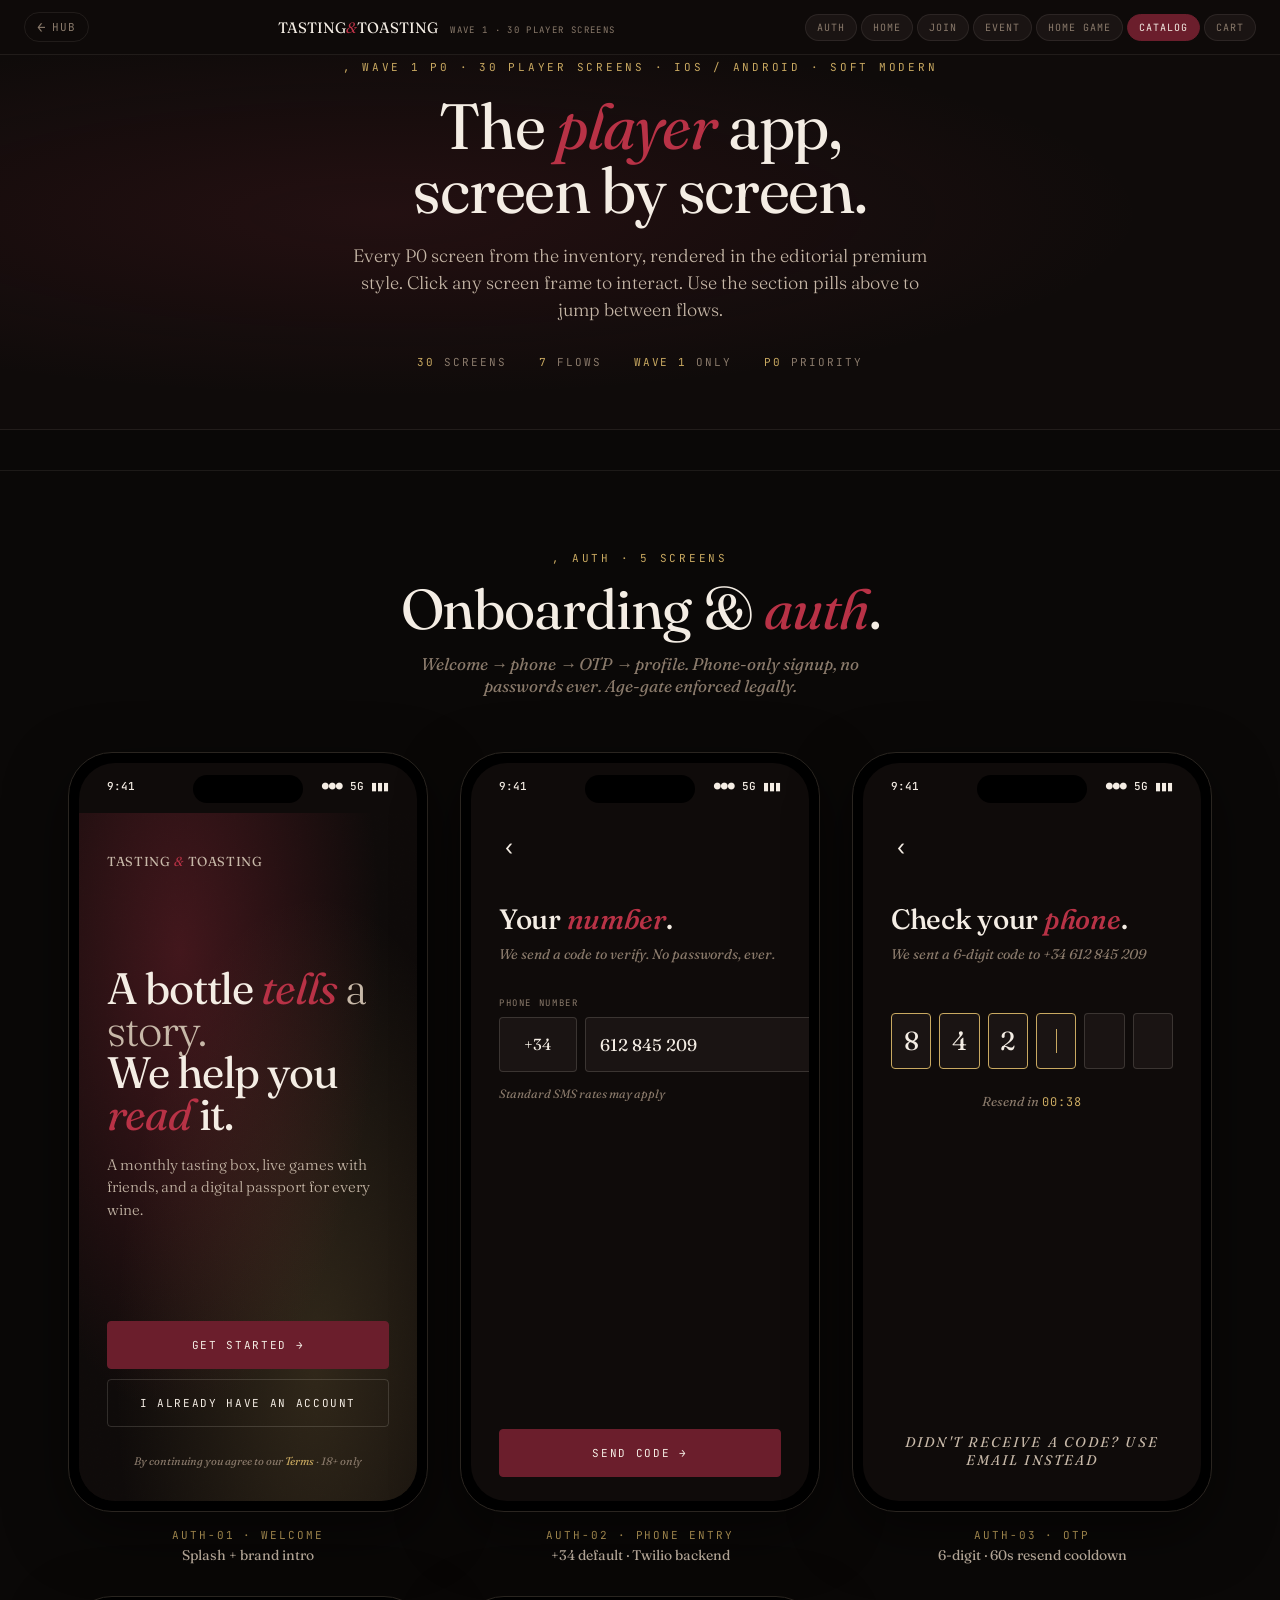
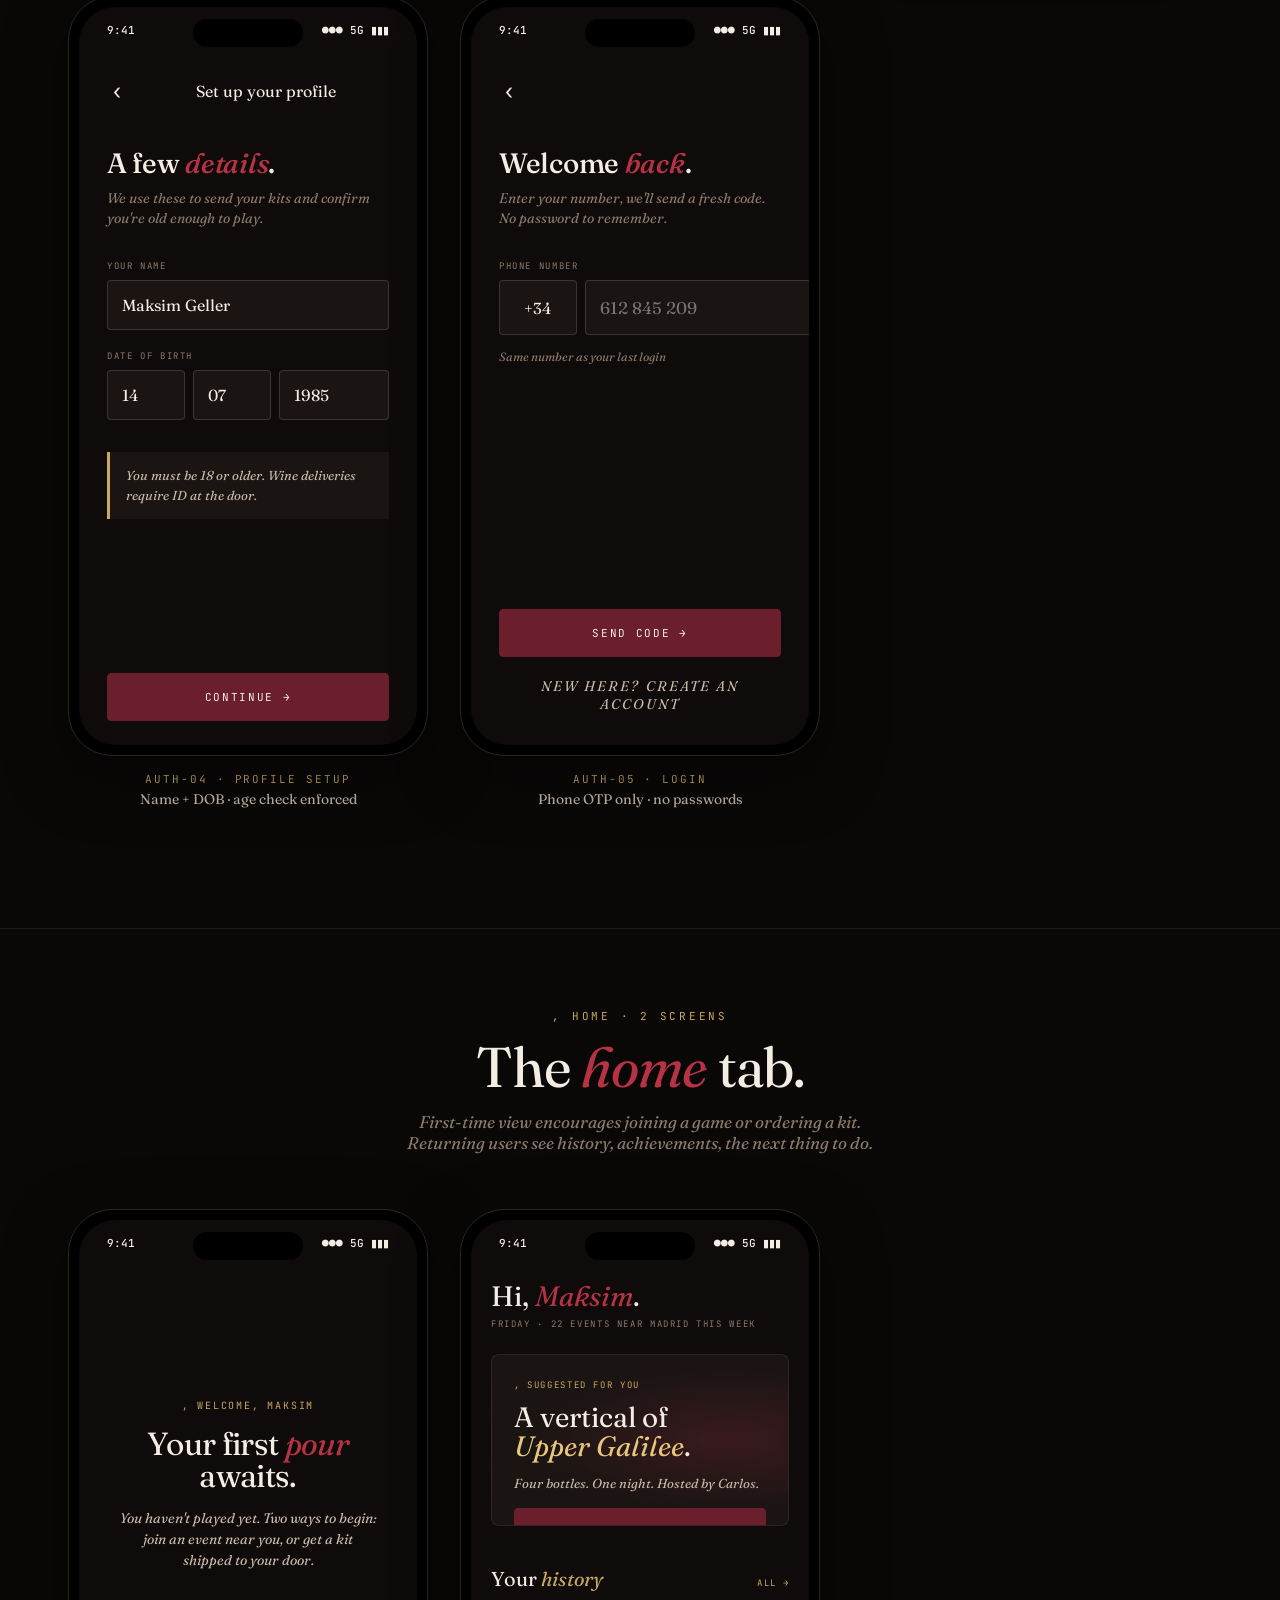
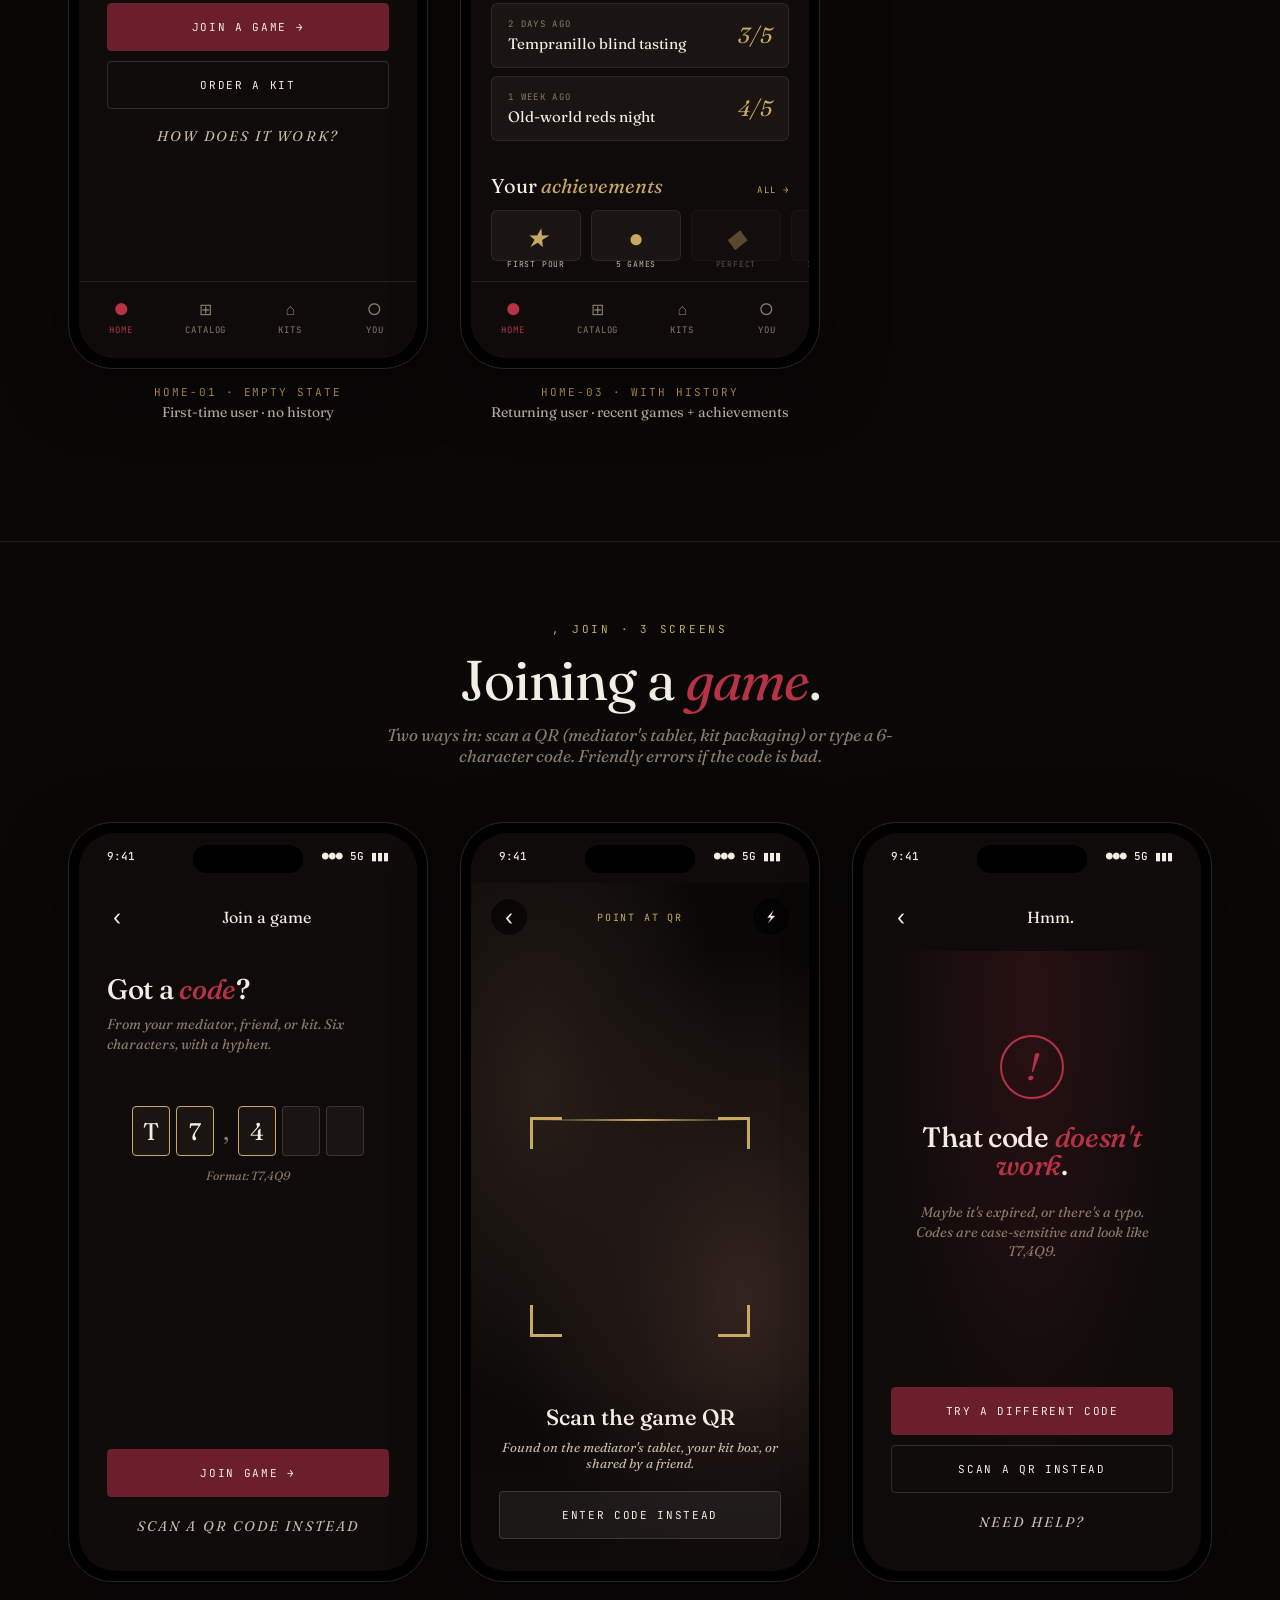
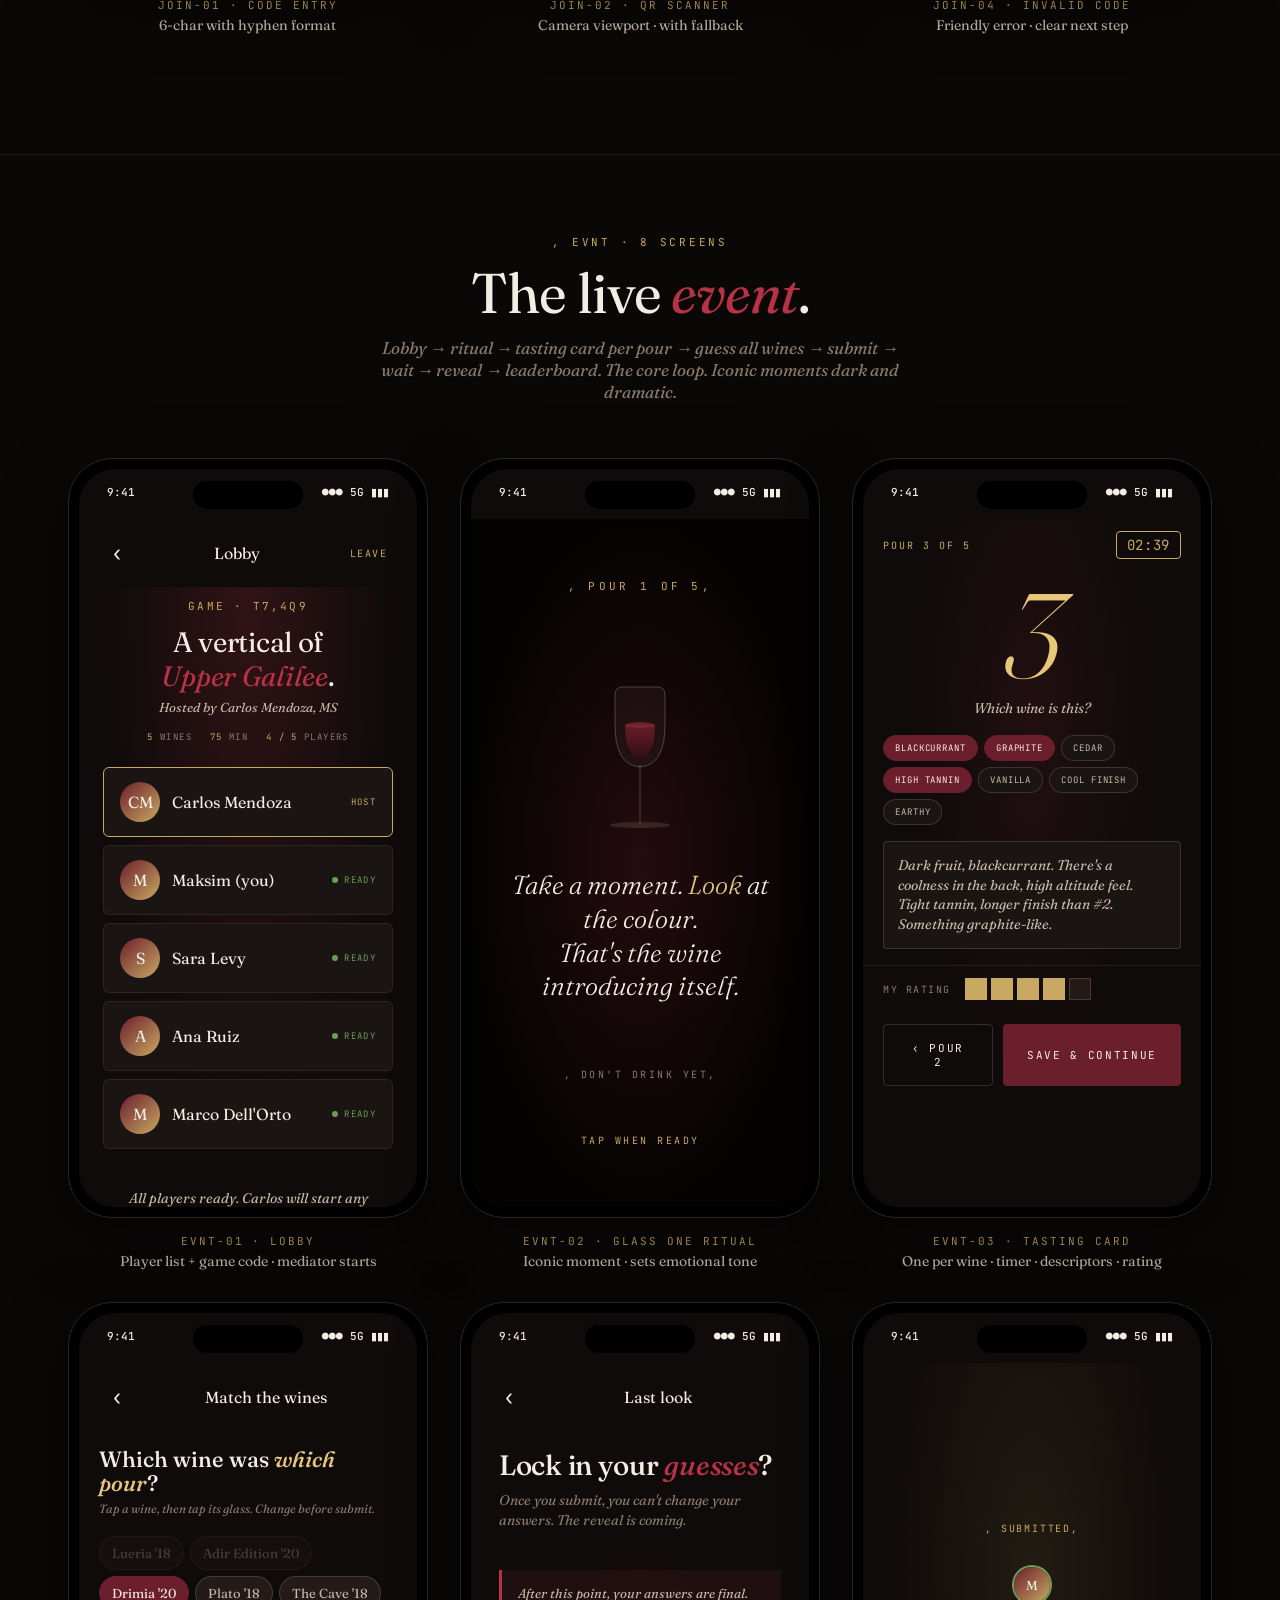
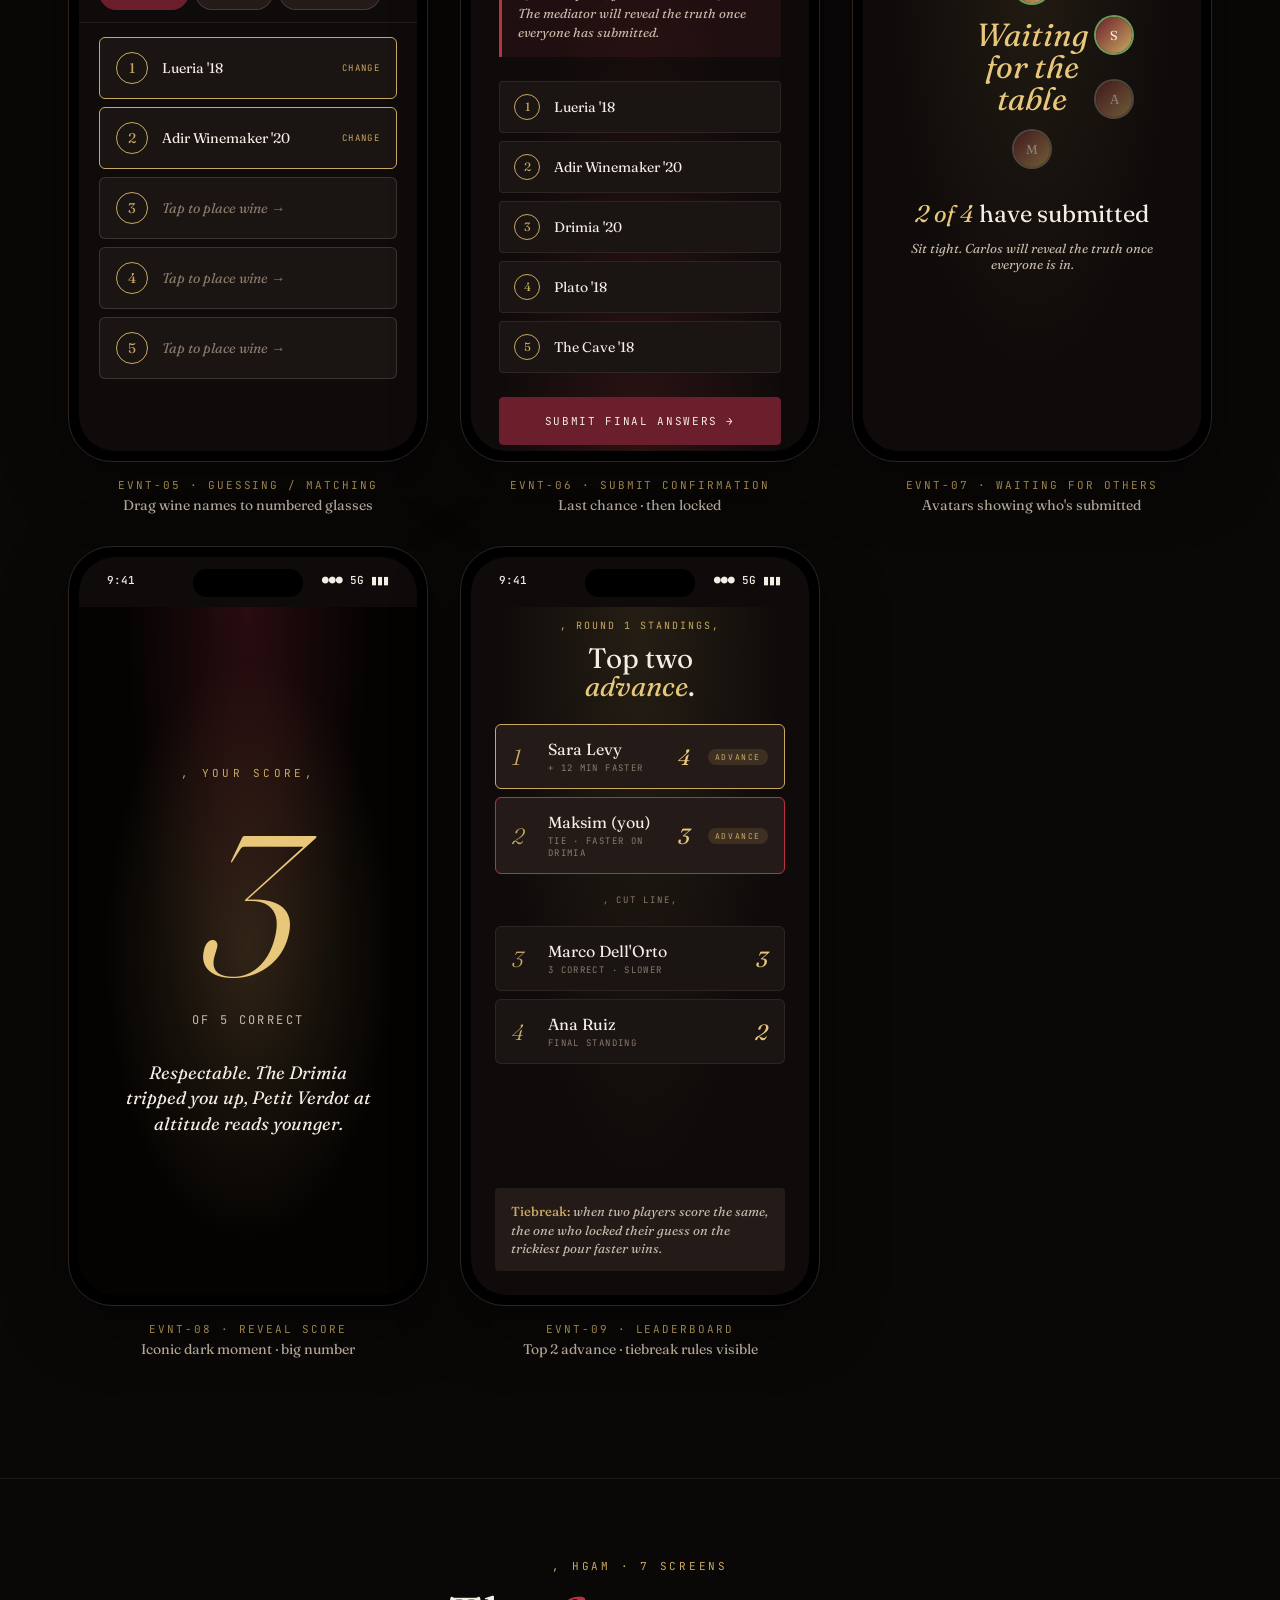
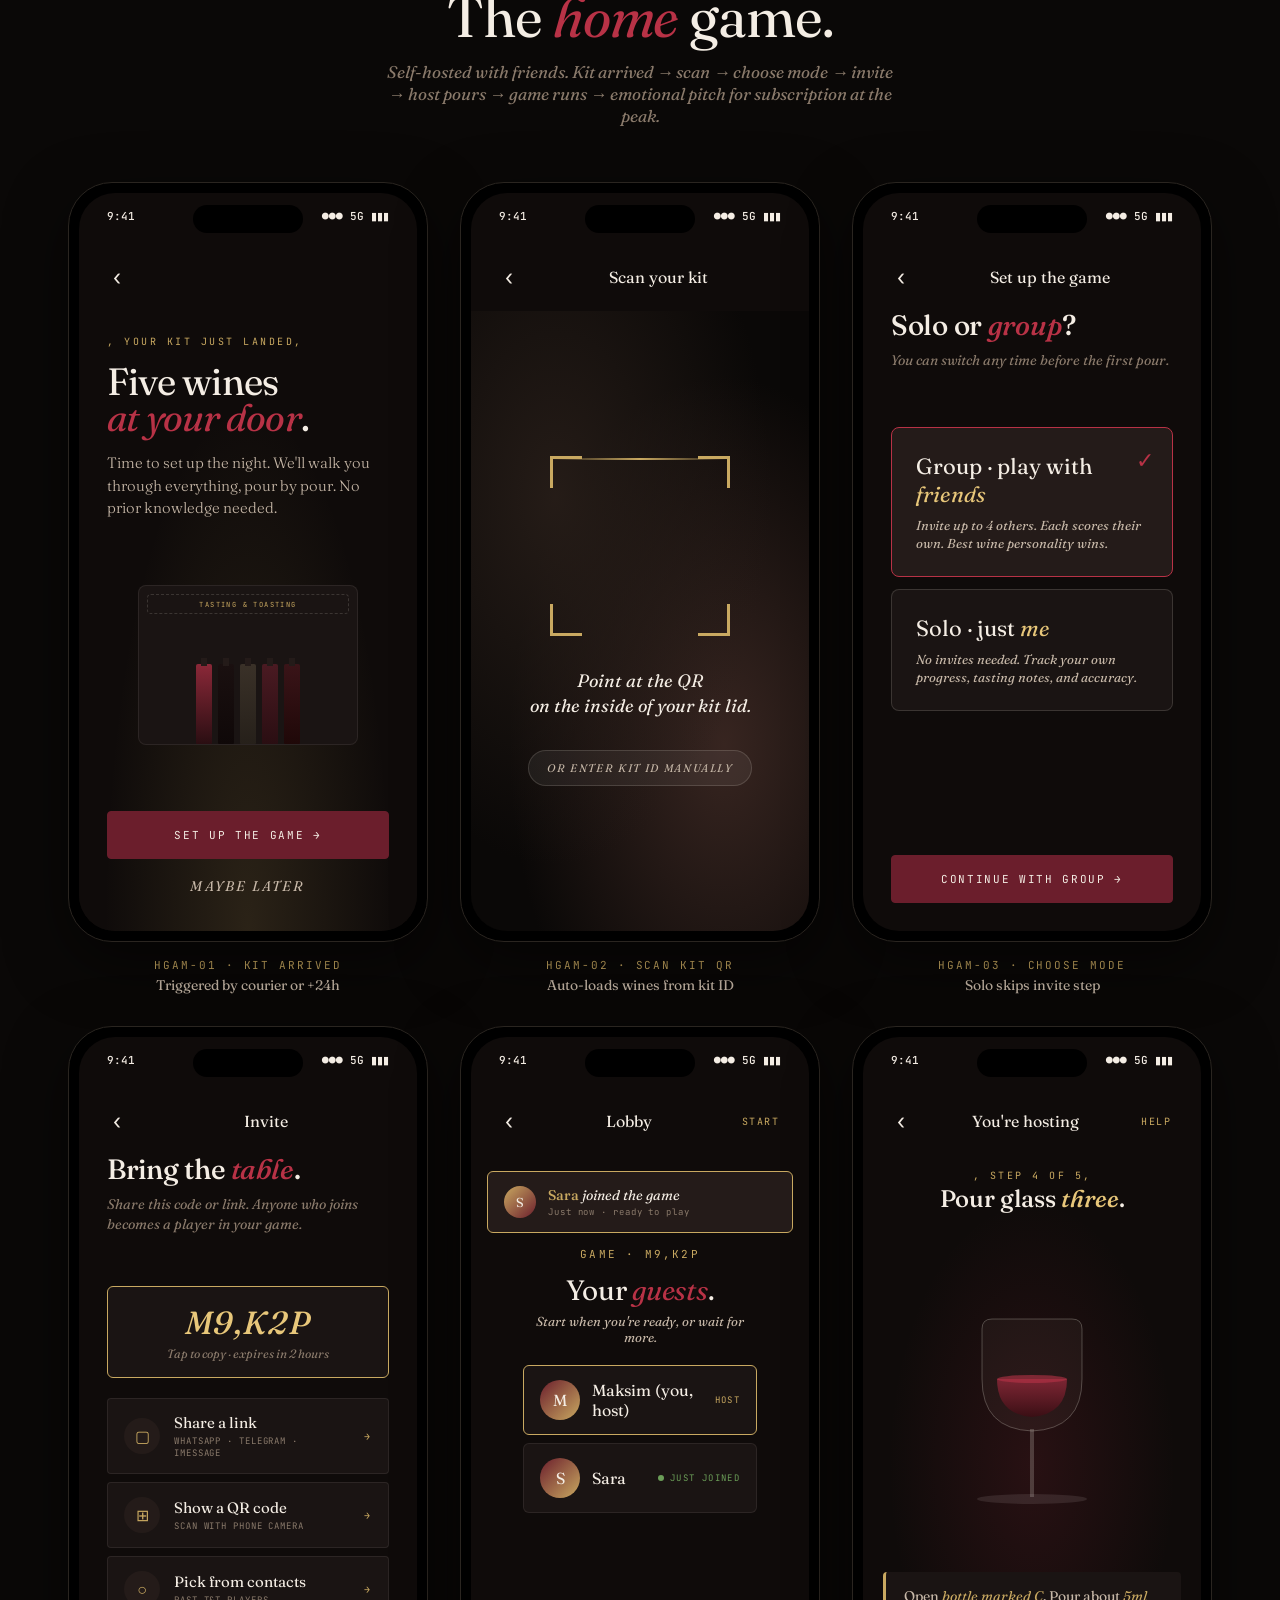
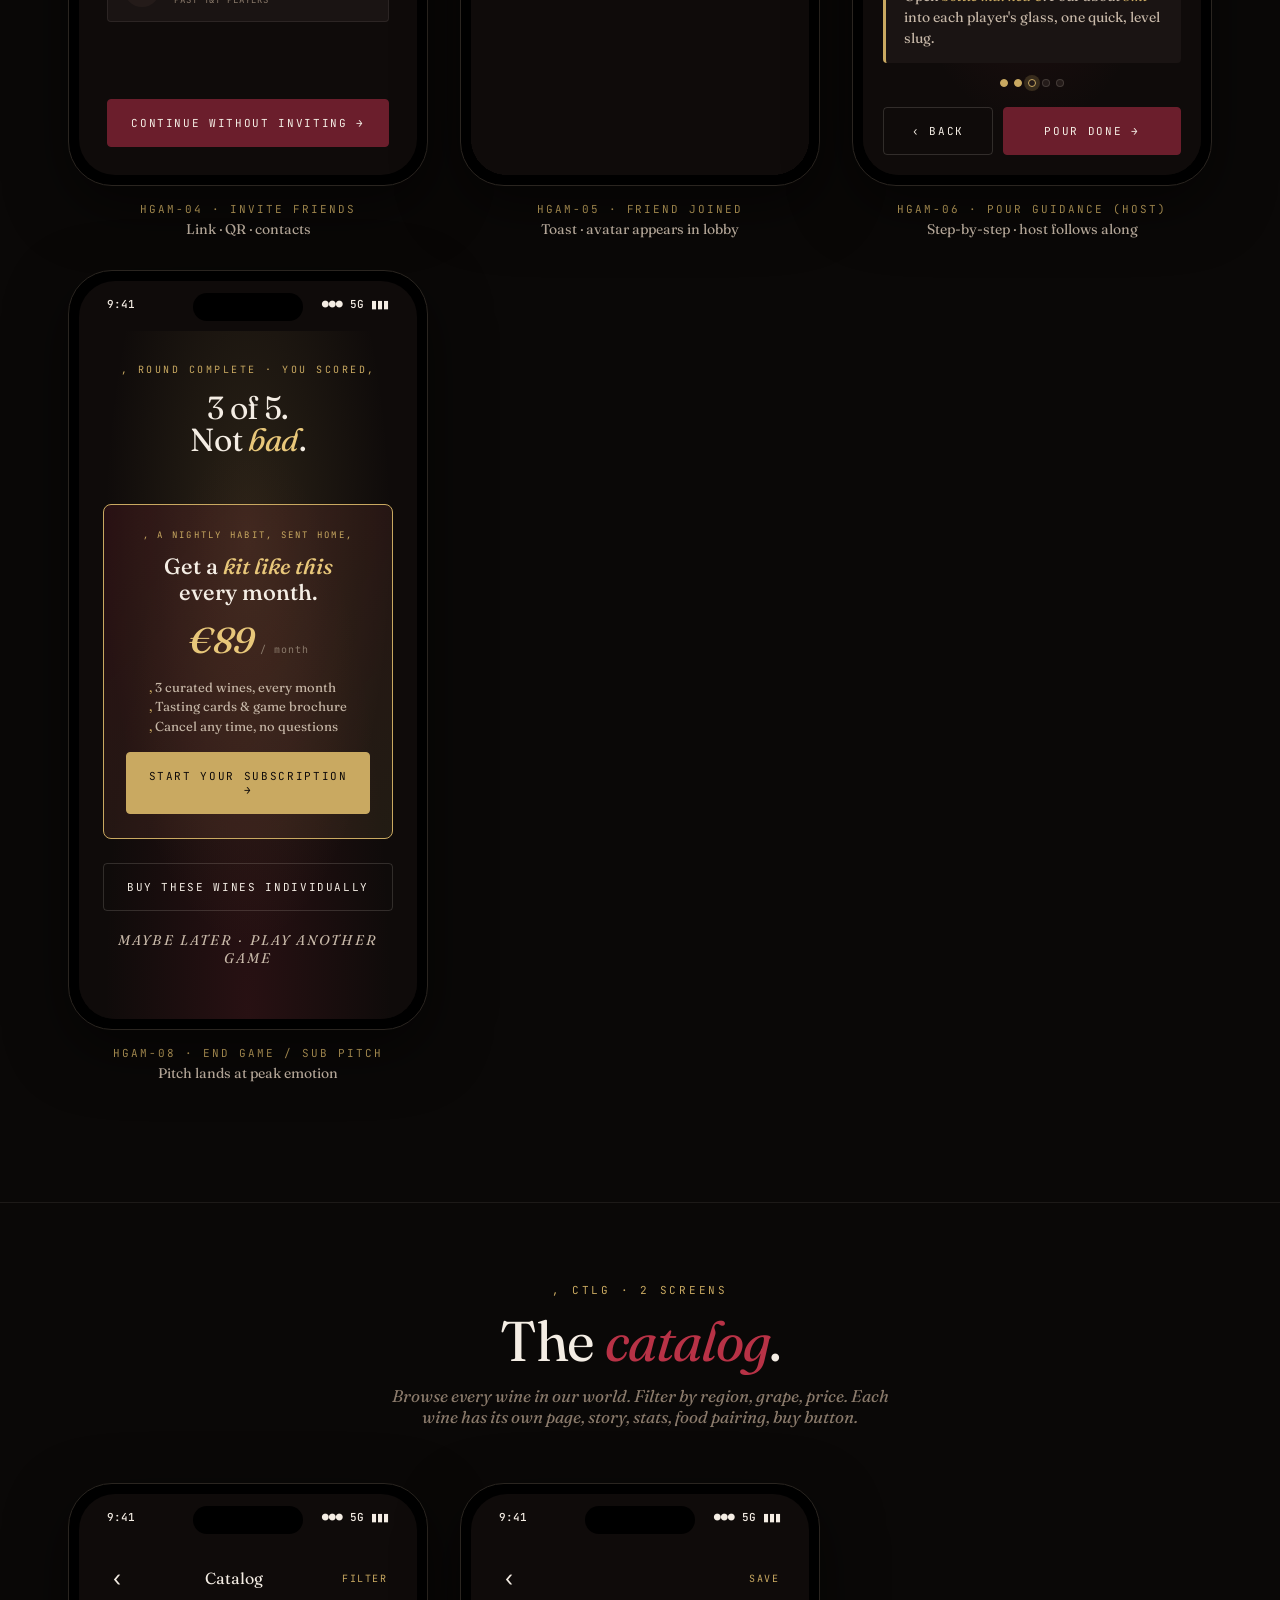
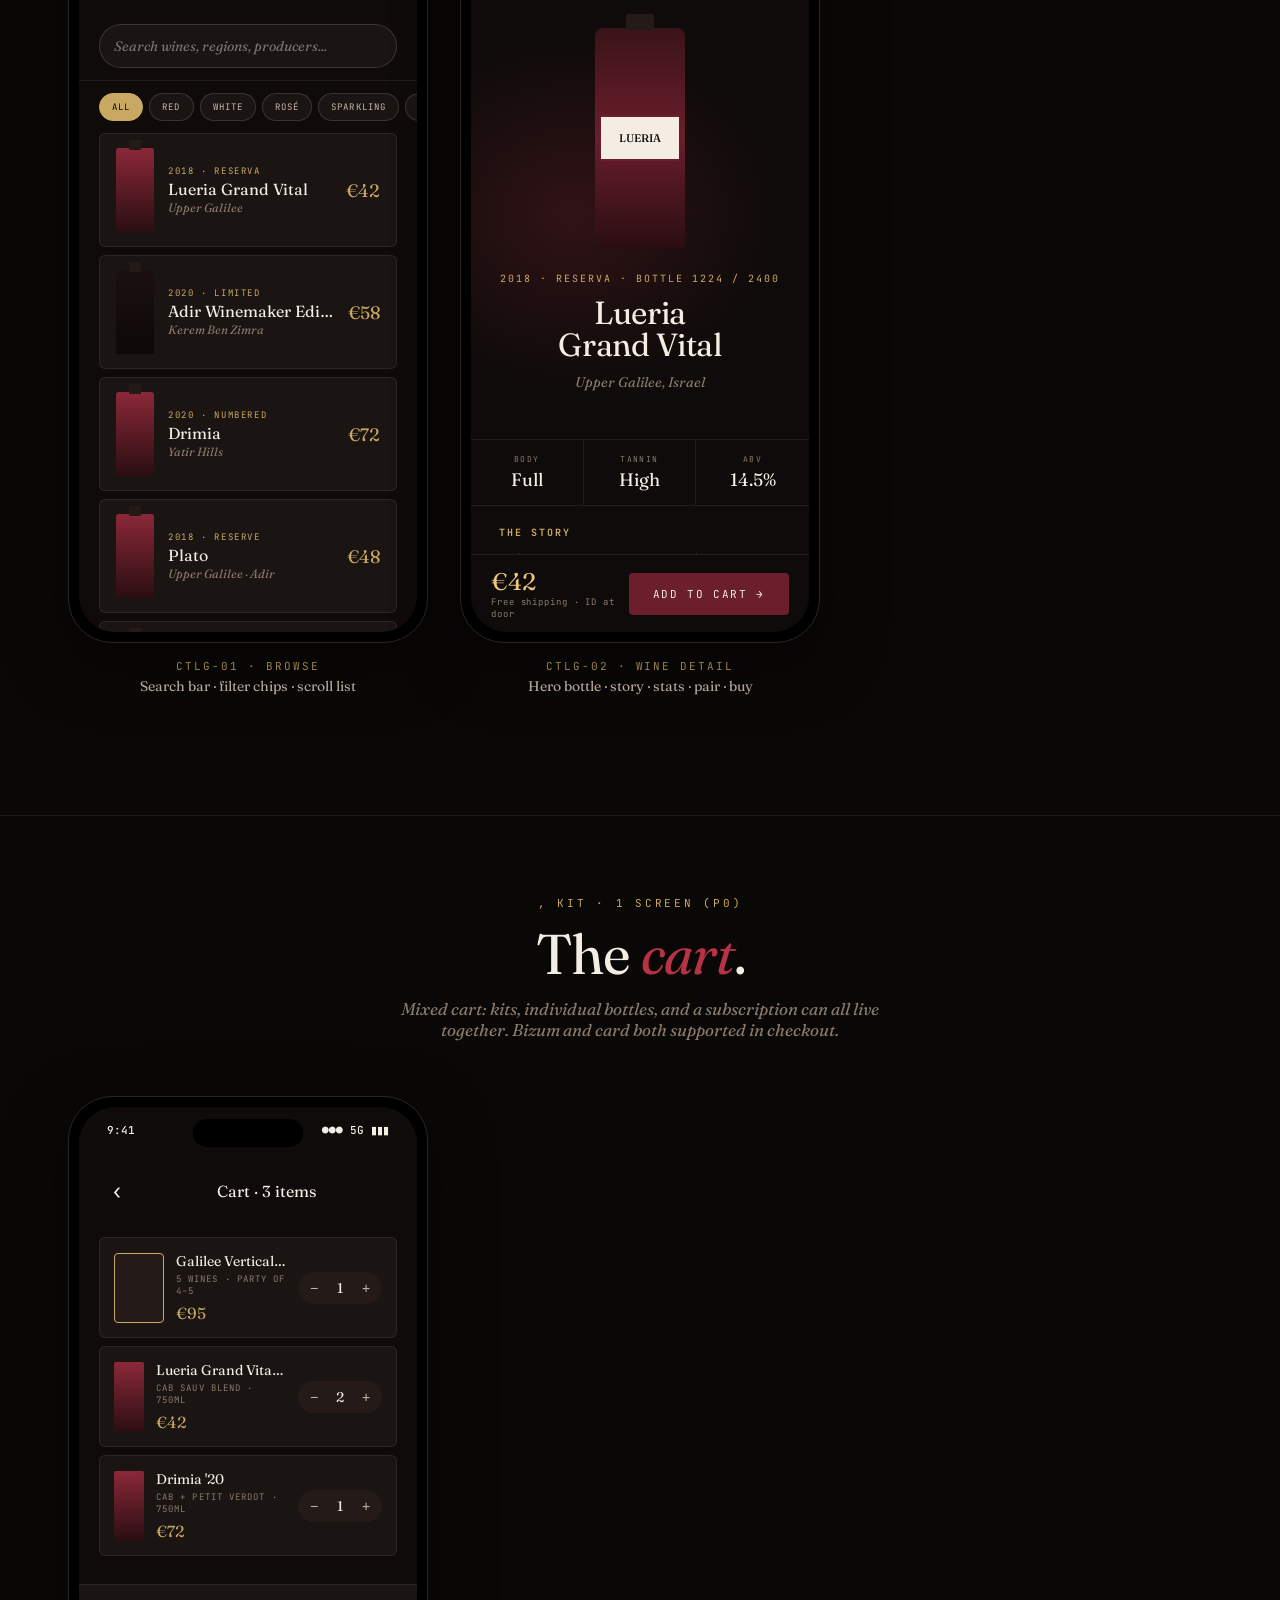
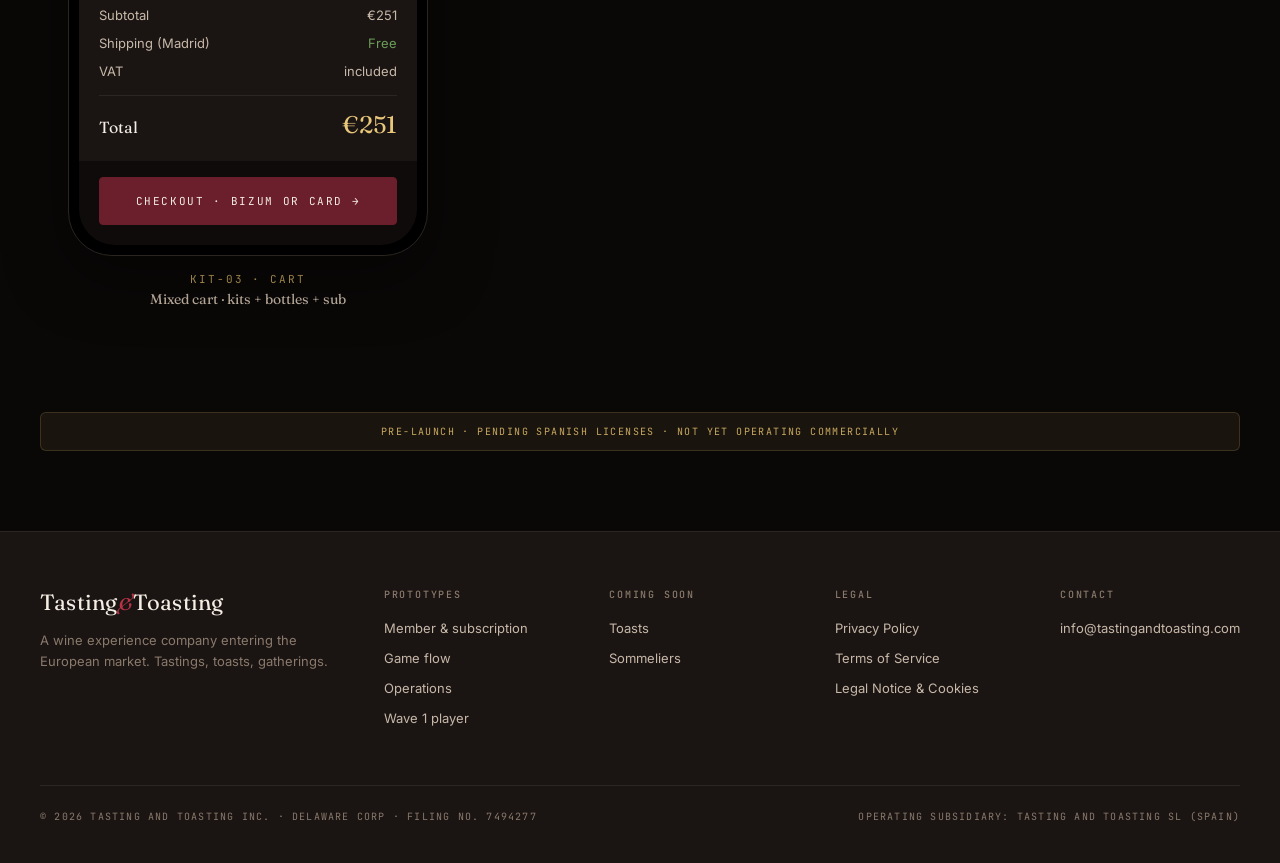
<file: wave1.html>
<!DOCTYPE html>
<html lang="en">
<head>
<meta charset="UTF-8">
<meta name="viewport" content="width=device-width, initial-scale=1.0">
<title>Tasting & Toasting, Wave 1 Player MVP</title>
<link rel="preconnect" href="https://fonts.googleapis.com">
<link rel="preconnect" href="https://fonts.gstatic.com" crossorigin>
<link href="https://fonts.googleapis.com/css2?family=Fraunces:opsz,wght@9..144,300;9..144,400;9..144,500;9..144,600;9..144,700&family=JetBrains+Mono:wght@300;400;500&family=Inter:wght@300;400;500;600&display=swap" rel="stylesheet">
<style>
:root {
  --bg: #0F0B0A;
  --bg-2: #1A1413;
  --bg-3: #241B19;
  --bg-4: #2E2320;
  --ink: #F4EDE4;
  --ink-2: #C7B8A8;
  --ink-3: #8A7A6B;
  --wine: #6B1E2C;
  --wine-2: #8B2838;
  --wine-bright: #B83246;
  --gold: #C9A961;
  --gold-bright: #E8C77A;
  --green: #4A6B3D;
  --green-bright: #6B9E58;
  --line: rgba(244,237,228,0.08);
  --line-2: rgba(244,237,228,0.15);
}

* { margin: 0; padding: 0; box-sizing: border-box; }
html, body { background: #0a0807; color: var(--ink); font-family: 'Inter', sans-serif; -webkit-font-smoothing: antialiased; }
body { overflow-x: hidden; }

/* ============= GLOBAL NAV ============= */
.proto-nav {
  position: fixed; top: 0; left: 0; right: 0;
  background: rgba(15,11,10,0.92);
  backdrop-filter: blur(20px);
  -webkit-backdrop-filter: blur(20px);
  border-bottom: 1px solid var(--line);
  z-index: 1000;
  padding: 12px 24px;
  display: flex; align-items: center; justify-content: space-between; gap: 16px;
}
.proto-brand {
  display: flex; align-items: baseline; gap: 12px;
  font-family: 'Fraunces', serif;
}
.proto-brand .amp { color: var(--wine-bright); font-style: italic; }
.proto-brand .name { font-size: 15px; }
.proto-brand .tag { font-family: 'JetBrains Mono', monospace; font-size: 9px; color: var(--ink-3); text-transform: uppercase; letter-spacing: 0.15em; }

.section-jump {
  display: flex; gap: 4px; flex-wrap: wrap;
}
.jump-btn {
  padding: 6px 11px;
  font-family: 'JetBrains Mono', monospace;
  font-size: 10px;
  letter-spacing: 0.1em;
  text-transform: uppercase;
  color: var(--ink-3);
  background: var(--bg-2);
  border: 1px solid var(--line);
  border-radius: 999px;
  cursor: pointer;
  transition: all 0.2s ease;
}
.jump-btn:hover { color: var(--ink); border-color: var(--gold); }
.jump-btn.active { background: var(--wine); color: var(--ink); border-color: var(--wine); }

/* ============= STAGE: section labels ============= */
.section-divider {
  padding: 80px 0 40px;
  text-align: center;
  border-top: 1px solid var(--line);
  margin-top: 40px;
}
.section-divider:first-of-type { border-top: none; padding-top: 100px; }
.section-divider .kicker {
  font-family: 'JetBrains Mono', monospace; font-size: 11px;
  letter-spacing: 0.25em; text-transform: uppercase; color: var(--gold); margin-bottom: 16px;
}
.section-divider .heading {
  font-family: 'Fraunces', serif; font-size: 56px; line-height: 1;
  font-weight: 400; letter-spacing: -0.02em; color: var(--ink);
}
.section-divider .heading em { font-style: italic; color: var(--wine-bright); }
.section-divider .desc {
  font-family: 'Fraunces', serif; font-style: italic; font-size: 17px;
  color: var(--ink-3); margin-top: 16px; max-width: 520px; margin-left: auto; margin-right: auto;
}

/* ============= PHONE FRAME (mobile mock) ============= */
.phone-grid {
  display: grid;
  grid-template-columns: repeat(auto-fill, minmax(360px, 1fr));
  gap: 32px 24px;
  padding: 16px 64px 80px;
  max-width: 1600px;
  margin: 0 auto;
}
.phone-cell {
  display: flex; flex-direction: column; align-items: center; gap: 16px;
}
.phone {
  width: 360px;
  height: 760px;
  background: #000;
  border-radius: 44px;
  border: 1px solid #2a2520;
  padding: 10px;
  position: relative;
  box-shadow: 0 20px 60px rgba(0,0,0,0.5);
}
.phone::before {
  content: '';
  position: absolute;
  top: 22px; left: 50%; transform: translateX(-50%);
  width: 110px; height: 28px;
  background: #000;
  border-radius: 999px;
  z-index: 5;
}
.phone-screen {
  background: var(--bg);
  width: 100%;
  height: 100%;
  border-radius: 36px;
  overflow: hidden;
  position: relative;
  display: flex;
  flex-direction: column;
}
.phone-status {
  height: 50px;
  flex-shrink: 0;
  padding: 16px 28px 0;
  display: flex; justify-content: space-between; align-items: flex-start;
  font-family: 'JetBrains Mono', monospace; font-size: 11px;
  color: var(--ink); font-weight: 500;
}
.phone-status .right { display: flex; gap: 6px; align-items: center; }
.phone-meta {
  text-align: center;
}
.phone-meta .id {
  font-family: 'JetBrains Mono', monospace; font-size: 11px;
  letter-spacing: 0.18em; color: var(--gold); text-transform: uppercase;
}
.phone-meta .label {
  font-family: 'Fraunces', serif; font-size: 14px; color: var(--ink-2); margin-top: 4px;
}

/* ============= SCREEN STYLES ============= */
.screen-content {
  flex: 1;
  overflow: hidden;
  display: flex;
  flex-direction: column;
  position: relative;
}
.screen-content.scroll { overflow-y: auto; overflow-x: hidden; }
.screen-content::-webkit-scrollbar { display: none; }
.screen-content { -ms-overflow-style: none; scrollbar-width: none; }

/* App header (back / title / action) */
.app-header {
  padding: 16px 20px;
  display: flex; align-items: center; justify-content: space-between;
  flex-shrink: 0;
}
.app-header .back {
  width: 36px; height: 36px;
  display: flex; align-items: center; justify-content: center;
  color: var(--ink); font-size: 22px; cursor: pointer;
  border-radius: 50%;
  transition: background 0.15s ease;
}
.app-header .back:hover { background: var(--bg-2); }
.app-header .title {
  font-family: 'Fraunces', serif; font-size: 16px; flex: 1; text-align: center;
}
.app-header .action {
  font-family: 'JetBrains Mono', monospace; font-size: 10px;
  letter-spacing: 0.15em; color: var(--gold); text-transform: uppercase;
  cursor: pointer; padding: 6px 10px;
}

/* Bottom nav */
.bottom-nav {
  display: flex;
  border-top: 1px solid var(--line);
  background: var(--bg);
  flex-shrink: 0;
  padding: 8px 0 14px;
}
.bottom-nav .tab {
  flex: 1;
  display: flex; flex-direction: column; align-items: center; gap: 4px;
  padding: 8px;
  cursor: pointer;
  transition: color 0.15s ease;
  color: var(--ink-3);
}
.bottom-nav .tab .icon {
  width: 22px; height: 22px;
  display: flex; align-items: center; justify-content: center;
  font-size: 16px;
}
.bottom-nav .tab .lbl {
  font-family: 'JetBrains Mono', monospace; font-size: 9px;
  letter-spacing: 0.1em; text-transform: uppercase;
}
.bottom-nav .tab.active { color: var(--wine-bright); }

/* Generic mobile typography */
.mob-h1 {
  font-family: 'Fraunces', serif; font-size: 36px; line-height: 1;
  font-weight: 400; letter-spacing: -0.02em;
}
.mob-h1 em { font-style: italic; color: var(--wine-bright); }
.mob-h2 {
  font-family: 'Fraunces', serif; font-size: 24px; line-height: 1.1;
  font-weight: 500;
}
.mob-h2 em { font-style: italic; color: var(--gold-bright); }
.mob-body {
  font-family: 'Fraunces', serif; font-size: 15px; line-height: 1.5;
  color: var(--ink-2); font-weight: 300;
}
.mob-mono {
  font-family: 'JetBrains Mono', monospace; font-size: 10px;
  letter-spacing: 0.18em; text-transform: uppercase; color: var(--ink-3);
}
.mob-mono.gold { color: var(--gold); }

/* Buttons */
.mob-btn {
  display: flex; align-items: center; justify-content: center; gap: 8px;
  padding: 16px 20px;
  font-family: 'JetBrains Mono', monospace;
  font-size: 11px;
  letter-spacing: 0.15em;
  text-transform: uppercase;
  border: 1px solid var(--line-2);
  background: none;
  color: var(--ink);
  cursor: pointer;
  width: 100%;
  border-radius: 4px;
}
.mob-btn-primary { background: var(--wine); border-color: var(--wine); }
.mob-btn-gold { background: var(--gold); border-color: var(--gold); color: var(--bg); }
.mob-btn-ghost { background: none; border: 1px solid var(--line-2); }
.mob-btn-text {
  background: none; border: none; color: var(--ink-2);
  font-family: 'Fraunces', serif; font-style: italic;
  font-size: 14px; padding: 8px;
}

/* ============= AUTH-01 WELCOME ============= */
.auth-welcome {
  background:
    radial-gradient(ellipse at 30% 20%, rgba(184,50,70,0.3), transparent 60%),
    radial-gradient(ellipse at 70% 80%, rgba(201,169,97,0.18), transparent 60%),
    var(--bg);
  flex: 1;
  display: flex;
  flex-direction: column;
  justify-content: space-between;
  padding: 40px 28px 32px;
  position: relative;
}
.auth-grain {
  position: absolute; inset: 0; pointer-events: none;
  background-image: url("data:image/svg+xml;utf8,<svg xmlns='http://www.w3.org/2000/svg' width='200' height='200'><filter id='n'><feTurbulence baseFrequency='0.85' numOctaves='2'/></filter><rect width='200' height='200' filter='url(%23n)' opacity='0.4'/></svg>");
  opacity: 0.06; mix-blend-mode: overlay;
}
.welcome-brand {
  font-family: 'Fraunces', serif; font-size: 13px; letter-spacing: 0.05em;
  color: var(--ink-2); position: relative;
}
.welcome-brand .amp { color: var(--wine-bright); font-style: italic; }
.welcome-hero {
  position: relative; z-index: 1;
}
.welcome-headline {
  font-family: 'Fraunces', serif; font-size: 44px; line-height: 0.95;
  font-weight: 400; letter-spacing: -0.025em; margin-bottom: 18px;
}
.welcome-headline em { font-style: italic; color: var(--wine-bright); }
.welcome-headline .light { font-weight: 300; color: var(--ink-2); }
.welcome-sub {
  font-family: 'Fraunces', serif; font-size: 15px; line-height: 1.5;
  color: var(--ink-2); font-weight: 300; max-width: 280px;
}
.welcome-bottle {
  position: absolute;
  right: -20px; top: 30%;
  width: 130px;
  opacity: 0.85;
  z-index: 0;
}
.welcome-actions {
  display: flex; flex-direction: column; gap: 10px;
  position: relative; z-index: 1;
}
.welcome-tos {
  margin-top: 16px;
  text-align: center;
  font-family: 'Fraunces', serif; font-style: italic;
  font-size: 11px; color: var(--ink-3); line-height: 1.5;
}
.welcome-tos a { color: var(--gold); text-decoration: none; }

/* ============= AUTH-02 PHONE ============= */
.auth-form {
  flex: 1;
  display: flex;
  flex-direction: column;
  padding: 24px 28px;
}
.auth-form-h {
  font-family: 'Fraunces', serif; font-size: 28px; line-height: 1;
  font-weight: 500; letter-spacing: -0.01em; margin-bottom: 12px;
}
.auth-form-h em { font-style: italic; color: var(--wine-bright); }
.auth-form-sub {
  font-family: 'Fraunces', serif; font-style: italic; font-size: 14px;
  color: var(--ink-3); margin-bottom: 32px; line-height: 1.4;
}
.phone-input-row {
  display: flex; gap: 8px;
  margin-bottom: 14px;
}
.country-code {
  width: 78px; padding: 16px 10px;
  background: var(--bg-2);
  border: 1px solid var(--line-2);
  font-family: 'Fraunces', serif; font-size: 16px;
  color: var(--ink);
  text-align: center;
  border-radius: 4px;
}
.phone-input {
  flex: 1; padding: 16px 14px;
  background: var(--bg-2);
  border: 1px solid var(--line-2);
  font-family: 'Fraunces', serif; font-size: 17px;
  color: var(--ink);
  border-radius: 4px;
}
.phone-input:focus, .country-code:focus { outline: none; border-color: var(--gold); }
.input-helper {
  font-family: 'Fraunces', serif; font-style: italic;
  font-size: 12px; color: var(--ink-3); margin-bottom: 32px;
}
.spacer { flex: 1; }

/* ============= OTP ============= */
.otp-row {
  display: flex; gap: 8px; justify-content: center;
  margin: 16px 0 24px;
}
.otp-cell {
  width: 44px; height: 56px;
  background: var(--bg-2);
  border: 1px solid var(--line-2);
  font-family: 'Fraunces', serif; font-size: 26px;
  color: var(--ink);
  text-align: center;
  border-radius: 4px;
  display: flex; align-items: center; justify-content: center;
}
.otp-cell.filled { border-color: var(--gold); }
.otp-cell.cursor {
  border-color: var(--gold);
  position: relative;
}
.otp-cell.cursor::after {
  content: '';
  width: 1px; height: 24px;
  background: var(--gold);
  animation: blink 1s infinite;
}
@keyframes blink {
  0%, 50% { opacity: 1; }
  51%, 100% { opacity: 0; }
}
.otp-resend {
  text-align: center;
  font-family: 'Fraunces', serif; font-style: italic;
  font-size: 13px; color: var(--ink-3);
  margin-bottom: 24px;
}
.otp-resend .timer { color: var(--gold); font-style: normal; font-family: 'JetBrains Mono', monospace; font-size: 12px; letter-spacing: 0.1em; }
.otp-resend.active { color: var(--gold); cursor: pointer; }

/* ============= ERROR (OTP failed) ============= */
.error-screen {
  flex: 1;
  display: flex; flex-direction: column;
  padding: 24px 28px 32px;
  background:
    radial-gradient(ellipse at 50% 10%, rgba(184,50,70,0.15), transparent 60%),
    var(--bg);
}
.error-icon {
  width: 64px; height: 64px;
  border: 2px solid var(--wine-bright);
  border-radius: 50%;
  display: flex; align-items: center; justify-content: center;
  font-family: 'Fraunces', serif; font-style: italic;
  font-size: 36px; color: var(--wine-bright);
  margin: 60px auto 24px;
}

/* ============= AUTH-04 PROFILE ============= */
.profile-form {
  flex: 1;
  display: flex; flex-direction: column;
  padding: 24px 28px;
}
.input-group { margin-bottom: 20px; }
.input-label {
  font-family: 'JetBrains Mono', monospace; font-size: 9px;
  letter-spacing: 0.18em; text-transform: uppercase; color: var(--ink-3);
  display: block; margin-bottom: 8px;
}
.input-text {
  width: 100%; padding: 14px;
  background: var(--bg-2);
  border: 1px solid var(--line-2);
  color: var(--ink);
  font-family: 'Fraunces', serif; font-size: 16px;
  border-radius: 4px;
}
.input-text:focus { outline: none; border-color: var(--gold); }
.dob-row { display: grid; grid-template-columns: 1fr 1fr 1.4fr; gap: 8px; }
.legal-notice {
  padding: 14px 16px;
  background: var(--bg-2);
  border-left: 3px solid var(--gold);
  font-family: 'Fraunces', serif; font-style: italic; font-size: 13px;
  color: var(--ink-2); line-height: 1.5;
  margin-top: 12px;
}

/* ============= HOME ============= */
.home-content {
  flex: 1;
  display: flex; flex-direction: column;
  overflow: hidden;
}
.home-content.scroll {
  overflow-y: auto;
}
.home-content.scroll::-webkit-scrollbar { display: none; }
.home-greeting {
  padding: 12px 20px 24px;
}
.home-greeting .hi {
  font-family: 'Fraunces', serif; font-size: 28px; line-height: 1;
}
.home-greeting .hi em { font-style: italic; color: var(--wine-bright); }
.home-greeting .meta {
  font-family: 'JetBrains Mono', monospace; font-size: 9px;
  letter-spacing: 0.18em; color: var(--ink-3); text-transform: uppercase; margin-top: 8px;
}

.home-hero {
  margin: 0 20px 16px;
  padding: 24px 22px;
  background:
    radial-gradient(ellipse at 80% 50%, rgba(184,50,70,0.2), transparent 60%),
    var(--bg-2);
  border: 1px solid var(--line);
  border-radius: 8px;
  position: relative;
  overflow: hidden;
}
.home-hero .kicker {
  font-family: 'JetBrains Mono', monospace; font-size: 9px;
  letter-spacing: 0.18em; color: var(--gold); text-transform: uppercase;
}
.home-hero .h-title {
  font-family: 'Fraunces', serif; font-size: 28px; line-height: 1.05;
  font-weight: 400; margin: 12px 0;
}
.home-hero .h-title em { font-style: italic; color: var(--gold-bright); }
.home-hero .h-sub {
  font-family: 'Fraunces', serif; font-style: italic; font-size: 13px;
  color: var(--ink-2); line-height: 1.4; margin-bottom: 16px;
}
.home-hero-actions { display: flex; gap: 8px; }
.home-hero-bottle {
  position: absolute; right: -10px; top: 20px;
  width: 70px; opacity: 0.9;
}

.home-section-h {
  display: flex; justify-content: space-between; align-items: baseline;
  margin: 24px 20px 12px;
}
.home-section-h .h {
  font-family: 'Fraunces', serif; font-size: 20px;
}
.home-section-h .h em { font-style: italic; color: var(--gold); }
.home-section-h .all {
  font-family: 'JetBrains Mono', monospace; font-size: 9px;
  letter-spacing: 0.15em; color: var(--gold); text-transform: uppercase;
}

.history-card {
  margin: 0 20px 8px;
  padding: 14px 16px;
  background: var(--bg-2);
  border: 1px solid var(--line);
  border-radius: 6px;
  display: flex; justify-content: space-between; align-items: center;
  cursor: pointer;
}
.history-card .info .when {
  font-family: 'JetBrains Mono', monospace; font-size: 9px;
  letter-spacing: 0.15em; color: var(--ink-3); text-transform: uppercase;
}
.history-card .info .title-l {
  font-family: 'Fraunces', serif; font-size: 15px; margin-top: 4px;
}
.history-card .score {
  font-family: 'Fraunces', serif; font-style: italic;
  font-size: 22px; color: var(--gold);
}

.achievements-row {
  display: flex; gap: 10px; padding: 0 20px 20px;
  overflow-x: auto;
  scrollbar-width: none;
}
.achievements-row::-webkit-scrollbar { display: none; }
.achievement {
  flex-shrink: 0;
  width: 90px;
  padding: 14px 10px;
  background: var(--bg-2);
  border: 1px solid var(--line);
  border-radius: 6px;
  text-align: center;
}
.achievement.locked { opacity: 0.4; }
.achievement .glyph {
  font-family: 'Fraunces', serif; font-size: 26px;
  color: var(--gold); font-style: italic; line-height: 1;
}
.achievement .name {
  font-family: 'JetBrains Mono', monospace; font-size: 8px;
  letter-spacing: 0.1em; color: var(--ink-2); margin-top: 8px; text-transform: uppercase;
}

.home-empty {
  flex: 1;
  display: flex; flex-direction: column; justify-content: center;
  padding: 0 28px;
  text-align: center;
}
.home-empty-h {
  font-family: 'Fraunces', serif; font-size: 32px; line-height: 1;
  font-weight: 400; letter-spacing: -0.02em; margin-bottom: 16px;
}
.home-empty-h em { font-style: italic; color: var(--wine-bright); }
.home-empty-sub {
  font-family: 'Fraunces', serif; font-style: italic; font-size: 14px;
  color: var(--ink-2); line-height: 1.5; margin-bottom: 32px;
  max-width: 260px; margin-left: auto; margin-right: auto;
}
.home-empty-actions { display: flex; flex-direction: column; gap: 10px; }

/* ============= JOIN ============= */
.join-screen {
  flex: 1;
  display: flex; flex-direction: column;
  padding: 24px 28px 28px;
}
.code-display {
  display: flex; gap: 6px; justify-content: center;
  margin: 20px 0 12px;
}
.code-cell {
  width: 38px; height: 50px;
  background: var(--bg-2);
  border: 1px solid var(--line-2);
  font-family: 'Fraunces', serif; font-size: 24px;
  color: var(--ink);
  text-align: center;
  display: flex; align-items: center; justify-content: center;
  border-radius: 4px;
}
.code-cell.dash {
  width: 12px; border: none; background: none; color: var(--ink-3);
}
.code-cell.filled { border-color: var(--gold); }

/* QR scanner */
.qr-scanner {
  flex: 1;
  background: #000;
  position: relative;
  display: flex; align-items: center; justify-content: center;
  overflow: hidden;
}
.qr-scanner::before {
  content: '';
  position: absolute; inset: 0;
  background:
    radial-gradient(ellipse at 20% 30%, rgba(40,30,25,1), transparent 50%),
    radial-gradient(ellipse at 80% 60%, rgba(50,35,30,1), transparent 60%),
    #0a0807;
}
.qr-frame {
  width: 220px; height: 220px;
  border: 2px solid transparent;
  position: relative;
  z-index: 1;
}
.qr-corner {
  position: absolute; width: 32px; height: 32px;
  border: 3px solid var(--gold);
}
.qr-corner.tl { top: -2px; left: -2px; border-right: none; border-bottom: none; }
.qr-corner.tr { top: -2px; right: -2px; border-left: none; border-bottom: none; }
.qr-corner.bl { bottom: -2px; left: -2px; border-right: none; border-top: none; }
.qr-corner.br { bottom: -2px; right: -2px; border-left: none; border-top: none; }
.qr-line {
  position: absolute; left: 0; right: 0; height: 2px;
  background: linear-gradient(90deg, transparent, var(--gold), transparent);
  animation: qrScan 2s ease-in-out infinite;
}
@keyframes qrScan {
  0%, 100% { top: 10%; opacity: 0.8; }
  50% { top: 90%; opacity: 1; }
}
.qr-overlay {
  position: absolute; bottom: 0; left: 0; right: 0;
  padding: 28px 28px 32px;
  background: linear-gradient(180deg, transparent, rgba(15,11,10,0.95));
  text-align: center;
}
.qr-overlay .h {
  font-family: 'Fraunces', serif; font-size: 22px;
  font-weight: 500; margin-bottom: 8px;
}
.qr-overlay .sub {
  font-family: 'Fraunces', serif; font-style: italic; font-size: 13px;
  color: var(--ink-2); margin-bottom: 20px;
}
.qr-top-meta {
  position: absolute; top: 0; left: 0; right: 0;
  padding: 16px 20px;
  display: flex; justify-content: space-between; align-items: center;
  z-index: 2;
}

/* ============= EVENT GAME ============= */
/* EVNT-01 Lobby */
.lobby {
  flex: 1;
  display: flex; flex-direction: column;
  background:
    radial-gradient(ellipse at 50% 0%, rgba(184,50,70,0.2), transparent 60%),
    var(--bg);
}
.lobby-h {
  padding: 12px 24px 0;
  text-align: center;
}
.lobby-code {
  font-family: 'JetBrains Mono', monospace; font-size: 11px;
  letter-spacing: 0.2em; color: var(--gold); text-transform: uppercase;
}
.lobby-title {
  font-family: 'Fraunces', serif; font-size: 28px; font-weight: 400;
  letter-spacing: -0.01em; margin: 12px 0 6px;
}
.lobby-title em { font-style: italic; color: var(--wine-bright); }
.lobby-sub {
  font-family: 'Fraunces', serif; font-style: italic;
  font-size: 13px; color: var(--ink-2);
}
.lobby-meta-row {
  display: flex; justify-content: center; gap: 18px;
  margin-top: 16px;
  font-family: 'JetBrains Mono', monospace; font-size: 9px;
  letter-spacing: 0.15em; color: var(--ink-3); text-transform: uppercase;
}
.lobby-meta-row .gold { color: var(--gold); }

.lobby-players {
  flex: 1;
  padding: 24px;
  display: flex; flex-direction: column; gap: 8px;
}
.lobby-player {
  display: flex; align-items: center; gap: 12px;
  padding: 14px 16px;
  background: var(--bg-2);
  border: 1px solid var(--line);
  border-radius: 6px;
}
.lobby-player.host { border-color: var(--gold); }
.lobby-avatar {
  width: 40px; height: 40px; border-radius: 50%;
  background: linear-gradient(135deg, var(--wine), var(--gold));
  display: flex; align-items: center; justify-content: center;
  font-family: 'Fraunces', serif; font-size: 16px; color: var(--ink);
}
.lobby-player .name {
  font-family: 'Fraunces', serif; font-size: 16px; flex: 1;
}
.lobby-player .role {
  font-family: 'JetBrains Mono', monospace; font-size: 9px;
  letter-spacing: 0.15em; text-transform: uppercase; color: var(--gold);
}
.lobby-player .ready {
  font-family: 'JetBrains Mono', monospace; font-size: 9px;
  letter-spacing: 0.15em; color: var(--green-bright); text-transform: uppercase;
  display: flex; align-items: center; gap: 6px;
}
.lobby-player .ready::before {
  content: ''; width: 6px; height: 6px; border-radius: 50%; background: var(--green-bright);
}

.lobby-footer {
  padding: 16px 24px 24px;
  text-align: center;
}
.lobby-waiting {
  font-family: 'Fraunces', serif; font-style: italic; font-size: 14px;
  color: var(--ink-2); margin-bottom: 12px;
}

/* EVNT-02 Glass One ritual */
.glass-one {
  flex: 1;
  background:
    radial-gradient(ellipse at center, rgba(107,30,44,0.3), #050302 70%),
    #050302;
  display: flex; flex-direction: column; justify-content: center; align-items: center;
  padding: 40px 32px;
  position: relative;
}
.glass-one .ritual-num {
  position: absolute; top: 60px;
  font-family: 'JetBrains Mono', monospace; font-size: 11px;
  letter-spacing: 0.3em; color: var(--gold); text-transform: uppercase;
}
.glass-one .ritual-text {
  font-family: 'Fraunces', serif; font-size: 26px; line-height: 1.3;
  font-weight: 300; text-align: center;
  font-style: italic; color: var(--ink); max-width: 280px;
  margin-bottom: 32px;
}
.glass-one .ritual-text em { color: var(--gold-bright); font-style: italic; }
.glass-one .glass-svg {
  width: 100px; margin-bottom: 24px;
  opacity: 0.8;
}
.glass-one .ritual-instruction {
  font-family: 'JetBrains Mono', monospace; font-size: 10px;
  letter-spacing: 0.25em; color: var(--ink-3); text-transform: uppercase;
  margin-top: 32px;
}
.glass-one .tap-prompt {
  position: absolute; bottom: 60px;
  font-family: 'JetBrains Mono', monospace; font-size: 10px;
  letter-spacing: 0.25em; color: var(--gold); text-transform: uppercase;
  animation: pulse 2s infinite;
}
@keyframes pulse {
  0%, 100% { opacity: 1; }
  50% { opacity: 0.3; }
}

/* EVNT-03 Tasting card */
.tasting-card {
  flex: 1;
  display: flex; flex-direction: column;
  background:
    radial-gradient(ellipse at 50% 30%, rgba(107,30,44,0.2), transparent 50%),
    var(--bg);
}
.tasting-top {
  display: flex; justify-content: space-between; align-items: center;
  padding: 12px 20px;
}
.pour-counter {
  font-family: 'JetBrains Mono', monospace; font-size: 10px;
  letter-spacing: 0.2em; color: var(--gold); text-transform: uppercase;
}
.tasting-timer {
  font-family: 'JetBrains Mono', monospace; font-size: 14px;
  color: var(--gold); letter-spacing: 0.05em;
  padding: 4px 10px; border: 1px solid var(--gold);
  border-radius: 4px;
}
.tasting-num {
  font-family: 'Fraunces', serif; font-style: italic;
  font-size: 120px; color: var(--gold-bright);
  text-align: center; line-height: 1; font-weight: 300;
  margin: 4px 0;
}
.tasting-label {
  text-align: center;
  font-family: 'Fraunces', serif; font-style: italic;
  font-size: 14px; color: var(--ink-2);
  margin-bottom: 18px;
}
.descriptors {
  display: flex; gap: 6px; flex-wrap: wrap;
  padding: 0 20px;
  margin-bottom: 16px;
}
.descriptor-chip {
  padding: 6px 11px;
  background: var(--bg-2);
  border: 1px solid var(--line-2);
  font-family: 'JetBrains Mono', monospace; font-size: 9px;
  letter-spacing: 0.1em; color: var(--ink-2); text-transform: uppercase;
  border-radius: 999px;
  cursor: pointer;
  transition: all 0.15s;
}
.descriptor-chip.active { background: var(--wine); border-color: var(--wine); color: var(--ink); }
.tasting-notes {
  margin: 0 20px 16px;
  padding: 14px;
  background: var(--bg-2);
  border: 1px solid var(--line-2);
  font-family: 'Fraunces', serif; font-style: italic;
  font-size: 14px; line-height: 1.4;
  color: var(--ink-2);
  border-radius: 4px;
  min-height: 80px;
}
.rating-bar {
  display: flex; align-items: center; gap: 14px;
  padding: 12px 20px;
  border-top: 1px solid var(--line);
}
.rating-bar .lbl {
  font-family: 'JetBrains Mono', monospace; font-size: 10px;
  letter-spacing: 0.15em; color: var(--ink-3); text-transform: uppercase;
}
.rating-stars-mob { display: flex; gap: 4px; }
.rating-star-mob {
  width: 22px; height: 22px;
  background: var(--bg-3);
  border: 1px solid var(--line-2);
  cursor: pointer;
  position: relative;
}
.rating-star-mob.filled { background: var(--gold); border-color: var(--gold); }

.tasting-bottom {
  padding: 12px 20px 20px;
  display: flex; gap: 10px;
}

/* EVNT-05 Guessing / matching */
.guess-screen {
  flex: 1;
  display: flex; flex-direction: column;
  padding: 0;
}
.guess-h-block {
  padding: 16px 20px 8px;
}
.guess-h-block h2 {
  font-family: 'Fraunces', serif; font-size: 22px; line-height: 1.1;
  font-weight: 500;
}
.guess-h-block h2 em { font-style: italic; color: var(--gold-bright); }
.guess-h-block .help {
  font-family: 'Fraunces', serif; font-style: italic;
  font-size: 12px; color: var(--ink-3); margin-top: 6px;
}
.guess-pool {
  display: flex; gap: 6px; flex-wrap: wrap;
  padding: 12px 20px;
  border-bottom: 1px solid var(--line);
}
.wine-pill {
  padding: 8px 12px;
  background: var(--bg-3);
  border: 1px solid var(--line-2);
  font-family: 'Fraunces', serif; font-size: 13px;
  color: var(--ink-2);
  border-radius: 999px;
  cursor: pointer;
}
.wine-pill.placed { opacity: 0.3; }
.wine-pill.selected { background: var(--wine); border-color: var(--wine); color: var(--ink); }
.glasses-stack {
  flex: 1;
  padding: 14px 20px;
  display: flex; flex-direction: column; gap: 8px;
  overflow-y: auto;
  scrollbar-width: none;
}
.glasses-stack::-webkit-scrollbar { display: none; }
.glass-slot {
  display: flex; align-items: center; gap: 14px;
  padding: 14px 16px;
  background: var(--bg-2);
  border: 1px solid var(--line-2);
  border-radius: 6px;
  cursor: pointer;
  transition: border 0.15s;
}
.glass-slot.has-guess { border-color: var(--gold); }
.glass-slot .num {
  width: 32px; height: 32px;
  border: 1px solid var(--gold);
  border-radius: 50%;
  display: flex; align-items: center; justify-content: center;
  font-family: 'Fraunces', serif; font-size: 14px; color: var(--gold);
}
.glass-slot .guess-name {
  font-family: 'Fraunces', serif; font-size: 14px;
  color: var(--ink); flex: 1;
}
.glass-slot .guess-name.empty { color: var(--ink-3); font-style: italic; }
.glass-slot .change {
  font-family: 'JetBrains Mono', monospace; font-size: 9px;
  letter-spacing: 0.15em; color: var(--gold); text-transform: uppercase;
}

/* EVNT-06 Submit confirmation */
.confirm-screen {
  flex: 1;
  display: flex; flex-direction: column;
  padding: 20px 28px 28px;
  background:
    radial-gradient(ellipse at 50% 100%, rgba(184,50,70,0.18), transparent 60%),
    var(--bg);
}
.confirm-warning {
  margin: 8px 0 24px;
  padding: 14px 16px;
  background: rgba(184,50,70,0.1);
  border-left: 3px solid var(--wine-bright);
  font-family: 'Fraunces', serif; font-style: italic;
  font-size: 13px; color: var(--ink-2); line-height: 1.5;
}
.confirm-list {
  display: flex; flex-direction: column; gap: 8px;
  margin-bottom: 24px;
}
.confirm-row {
  display: flex; gap: 14px; align-items: center;
  padding: 12px 14px;
  background: var(--bg-2);
  border: 1px solid var(--line);
  border-radius: 4px;
}
.confirm-row .num {
  width: 26px; height: 26px;
  border: 1px solid var(--gold);
  border-radius: 50%;
  display: flex; align-items: center; justify-content: center;
  font-family: 'Fraunces', serif; font-size: 12px; color: var(--gold);
  flex-shrink: 0;
}
.confirm-row .guess {
  font-family: 'Fraunces', serif; font-size: 14px;
}

/* EVNT-07 Waiting for others */
.waiting-screen {
  flex: 1;
  display: flex; flex-direction: column;
  background:
    radial-gradient(ellipse at 50% 30%, rgba(201,169,97,0.1), transparent 60%),
    var(--bg);
  padding: 0 28px;
  align-items: center;
  text-align: center;
  justify-content: center;
}
.waiting-orbital {
  position: relative;
  width: 200px; height: 200px;
  margin-bottom: 32px;
}
.waiting-orbital .center {
  position: absolute; top: 50%; left: 50%; transform: translate(-50%, -50%);
  font-family: 'Fraunces', serif; font-style: italic;
  font-size: 32px; color: var(--gold-bright);
  text-align: center; line-height: 1;
}
.waiting-avatar {
  position: absolute;
  width: 36px; height: 36px;
  border-radius: 50%;
  background: linear-gradient(135deg, var(--wine), var(--gold));
  display: flex; align-items: center; justify-content: center;
  font-family: 'Fraunces', serif; font-size: 13px; color: var(--ink);
}
.waiting-avatar.done { box-shadow: 0 0 0 2px var(--green-bright); }
.waiting-avatar.pending { opacity: 0.5; box-shadow: 0 0 0 2px var(--ink-3); }
.waiting-h {
  font-family: 'Fraunces', serif; font-size: 24px; font-weight: 400;
  margin-bottom: 12px;
}
.waiting-h em { font-style: italic; color: var(--gold-bright); }
.waiting-sub {
  font-family: 'Fraunces', serif; font-style: italic;
  font-size: 13px; color: var(--ink-2); margin-bottom: 20px;
}

/* EVNT-08 Reveal score */
.reveal-score {
  flex: 1;
  display: flex; flex-direction: column; justify-content: center; align-items: center;
  padding: 0 28px;
  background:
    radial-gradient(ellipse at center, rgba(201,169,97,0.18), transparent 60%),
    radial-gradient(ellipse at 50% 0%, rgba(184,50,70,0.2), transparent 50%),
    #050302;
  text-align: center;
  position: relative;
}
.reveal-kicker {
  font-family: 'JetBrains Mono', monospace; font-size: 11px;
  letter-spacing: 0.3em; color: var(--gold); text-transform: uppercase;
  margin-bottom: 24px;
}
.reveal-num {
  font-family: 'Fraunces', serif; font-size: 200px; line-height: 1;
  color: var(--gold-bright); font-weight: 300;
  font-style: italic;
  margin: 0;
}
.reveal-of {
  font-family: 'JetBrains Mono', monospace; font-size: 12px;
  letter-spacing: 0.2em; color: var(--ink-2); text-transform: uppercase;
  margin-top: 8px;
}
.reveal-msg {
  font-family: 'Fraunces', serif; font-style: italic;
  font-size: 18px; color: var(--ink); margin: 32px 0 0;
  line-height: 1.4; max-width: 260px;
}

/* EVNT-09 Leaderboard */
.leaderboard {
  flex: 1;
  display: flex; flex-direction: column;
  background:
    radial-gradient(ellipse at 50% 0%, rgba(201,169,97,0.12), transparent 60%),
    var(--bg);
}
.leader-h {
  text-align: center; padding: 12px 28px 24px;
}
.leader-h .kicker {
  font-family: 'JetBrains Mono', monospace; font-size: 10px;
  letter-spacing: 0.2em; color: var(--gold); text-transform: uppercase;
}
.leader-h .title {
  font-family: 'Fraunces', serif; font-size: 28px; line-height: 1;
  font-weight: 400; margin-top: 12px;
}
.leader-h .title em { font-style: italic; color: var(--gold-bright); }
.leaders-list {
  flex: 1; padding: 0 24px;
  display: flex; flex-direction: column; gap: 8px;
}
.leader-row {
  display: flex; align-items: center; gap: 12px;
  padding: 14px 16px;
  background: var(--bg-2);
  border: 1px solid var(--line);
  border-radius: 6px;
}
.leader-row.advance { border-color: var(--gold); background: var(--bg-3); }
.leader-row.you { border-color: var(--wine-bright); }
.leader-row .rank {
  font-family: 'Fraunces', serif; font-style: italic;
  font-size: 22px; color: var(--gold); width: 24px;
  font-weight: 300;
}
.leader-row .info { flex: 1; }
.leader-row .info .name {
  font-family: 'Fraunces', serif; font-size: 16px;
}
.leader-row .info .meta {
  font-family: 'JetBrains Mono', monospace; font-size: 9px;
  letter-spacing: 0.15em; color: var(--ink-3); text-transform: uppercase; margin-top: 3px;
}
.leader-row .score {
  font-family: 'Fraunces', serif; font-size: 22px; color: var(--gold-bright);
  font-style: italic;
}
.leader-tag {
  font-family: 'JetBrains Mono', monospace; font-size: 8px;
  letter-spacing: 0.2em; color: var(--gold); text-transform: uppercase;
  padding: 3px 7px;
  background: rgba(201,169,97,0.15);
  border-radius: 999px;
  margin-left: 6px;
}
.leader-divider {
  text-align: center;
  padding: 12px 0;
  font-family: 'JetBrains Mono', monospace; font-size: 9px;
  letter-spacing: 0.2em; color: var(--ink-3); text-transform: uppercase;
}
.leader-rules {
  margin: 16px 24px 24px;
  padding: 14px 16px;
  background: var(--bg-3);
  font-family: 'Fraunces', serif; font-style: italic;
  font-size: 13px; color: var(--ink-2); line-height: 1.4;
  border-radius: 4px;
}
.leader-rules strong { color: var(--gold); font-weight: 500; font-style: normal; }

/* ============= HOME GAME ============= */
/* HGAM-01 Kit arrived */
.kit-arrived {
  flex: 1;
  display: flex; flex-direction: column;
  background:
    radial-gradient(ellipse at 50% 100%, rgba(201,169,97,0.15), transparent 60%),
    var(--bg);
  padding: 0 28px 28px;
  justify-content: space-between;
}
.kit-arrived-top { padding-top: 24px; }
.kit-arrived-kicker {
  font-family: 'JetBrains Mono', monospace; font-size: 10px;
  letter-spacing: 0.25em; color: var(--gold); text-transform: uppercase;
  margin-bottom: 16px;
}
.kit-arrived-h {
  font-family: 'Fraunces', serif; font-size: 38px; line-height: 0.95;
  font-weight: 400; letter-spacing: -0.02em;
}
.kit-arrived-h em { font-style: italic; color: var(--wine-bright); }
.kit-arrived-sub {
  font-family: 'Fraunces', serif; font-size: 15px; line-height: 1.5;
  color: var(--ink-2); margin-top: 16px;
  font-weight: 300;
}
.kit-illustration {
  margin: 32px auto;
  width: 220px; height: 160px;
  background: var(--bg-2);
  border: 1px solid var(--line);
  border-radius: 8px;
  display: flex; align-items: end; justify-content: center;
  padding: 16px 8px 0;
  gap: 6px;
  position: relative;
}
.kit-illustration::before {
  content: '';
  position: absolute;
  top: 8px; left: 8px; right: 8px;
  height: 18px;
  border: 1px dashed var(--line-2);
  border-radius: 4px;
}
.kit-illustration::after {
  content: 'TASTING & TOASTING';
  position: absolute;
  top: 14px;
  font-family: 'JetBrains Mono', monospace; font-size: 7px;
  letter-spacing: 0.2em; color: var(--gold);
}
.kit-illustration .mini-bottle {
  width: 16px; height: 80px;
  background: linear-gradient(180deg, var(--wine-2), #2A0E12);
  border-radius: 2px 2px 1px 1px;
  position: relative;
}
.kit-illustration .mini-bottle::before {
  content: ''; position: absolute; top: -6px; left: 50%; transform: translateX(-50%);
  width: 6px; height: 8px; background: var(--bg-3);
}
.kit-illustration .mini-bottle.b2 { background: linear-gradient(180deg, #1a1010, #0F0808); }
.kit-illustration .mini-bottle.b3 { background: linear-gradient(180deg, #3a3128, #26201A); }
.kit-illustration .mini-bottle.b4 { background: linear-gradient(180deg, #4a1a22, #2A0E12); }
.kit-illustration .mini-bottle.b5 { background: linear-gradient(180deg, #3a1418, #1F0808); }

/* HGAM-02 Kit setup / scan QR */
.kit-setup {
  flex: 1;
  background: #000;
  position: relative;
  display: flex; flex-direction: column;
}
.kit-setup-overlay {
  position: absolute; inset: 0;
  background:
    radial-gradient(ellipse at 25% 30%, rgba(40,30,25,0.9), transparent 60%),
    radial-gradient(ellipse at 75% 70%, rgba(60,40,35,0.9), transparent 60%),
    #0a0807;
}
.kit-setup-frame {
  position: relative; z-index: 1;
  flex: 1;
  display: flex; align-items: center; justify-content: center;
  flex-direction: column;
  gap: 32px;
  padding: 24px;
}
.kit-setup-instruction {
  font-family: 'Fraunces', serif; font-style: italic;
  font-size: 18px; text-align: center;
  color: var(--ink); line-height: 1.4;
  max-width: 260px;
}

/* HGAM-03 Choose mode */
.choose-mode {
  flex: 1;
  padding: 0 28px 28px;
  display: flex; flex-direction: column;
}
.mode-options {
  display: flex; flex-direction: column; gap: 12px;
  margin-top: 24px;
}
.mode-card {
  padding: 24px;
  background: var(--bg-2);
  border: 1px solid var(--line-2);
  cursor: pointer;
  border-radius: 8px;
  position: relative;
  transition: all 0.2s;
}
.mode-card:hover { border-color: var(--gold); }
.mode-card.selected { border-color: var(--wine-bright); background: var(--bg-3); }
.mode-card.selected::after {
  content: '✓';
  position: absolute; top: 18px; right: 18px;
  font-family: 'Fraunces', serif; font-size: 22px; color: var(--wine-bright);
}
.mode-name {
  font-family: 'Fraunces', serif; font-size: 22px; margin-bottom: 8px;
}
.mode-name em { font-style: italic; color: var(--gold-bright); }
.mode-desc {
  font-family: 'Fraunces', serif; font-style: italic;
  font-size: 13px; color: var(--ink-2); line-height: 1.4;
}

/* HGAM-04 Invite friends */
.invite-screen {
  flex: 1;
  padding: 0 28px 28px;
  display: flex; flex-direction: column;
}
.invite-link-block {
  margin-top: 20px;
  padding: 16px;
  background: var(--bg-2);
  border: 1px solid var(--gold);
  border-radius: 6px;
}
.invite-code {
  font-family: 'Fraunces', serif; font-size: 32px;
  font-weight: 500; letter-spacing: 0.05em;
  text-align: center; color: var(--gold-bright);
  margin-bottom: 4px;
  font-style: italic;
}
.invite-code-help {
  text-align: center;
  font-family: 'Fraunces', serif; font-style: italic;
  font-size: 12px; color: var(--ink-3);
}
.invite-options {
  margin-top: 20px;
  display: flex; flex-direction: column; gap: 8px;
}
.invite-option {
  padding: 14px 16px;
  background: var(--bg-2);
  border: 1px solid var(--line);
  display: flex; align-items: center; gap: 14px;
  border-radius: 4px;
  cursor: pointer;
}
.invite-option .icon {
  width: 36px; height: 36px;
  background: var(--bg-3);
  border-radius: 50%;
  display: flex; align-items: center; justify-content: center;
  font-family: 'Fraunces', serif; font-size: 16px; color: var(--gold);
}
.invite-option .info { flex: 1; }
.invite-option .info .name {
  font-family: 'Fraunces', serif; font-size: 15px;
}
.invite-option .info .desc {
  font-family: 'JetBrains Mono', monospace; font-size: 9px;
  letter-spacing: 0.1em; color: var(--ink-3); margin-top: 3px; text-transform: uppercase;
}

/* HGAM-05 Friend joined */
.friend-joined {
  flex: 1;
  display: flex; flex-direction: column;
  padding: 0 28px;
  position: relative;
  background: var(--bg);
}
.toast-notification {
  position: absolute; top: 16px; left: 16px; right: 16px;
  padding: 14px 16px;
  background: var(--bg-3);
  border: 1px solid var(--gold);
  border-radius: 6px;
  display: flex; align-items: center; gap: 12px;
  animation: toastIn 0.4s ease;
  z-index: 10;
}
@keyframes toastIn {
  from { transform: translateY(-20px); opacity: 0; }
  to { transform: translateY(0); opacity: 1; }
}
.toast-notification .toast-avatar {
  width: 32px; height: 32px; border-radius: 50%;
  background: linear-gradient(135deg, var(--gold), var(--wine));
  display: flex; align-items: center; justify-content: center;
  font-family: 'Fraunces', serif; font-size: 13px; color: var(--ink);
}
.toast-notification .info { flex: 1; }
.toast-notification .info .h-text {
  font-family: 'Fraunces', serif; font-size: 14px; font-style: italic;
}
.toast-notification .info .h-text strong { font-weight: 500; font-style: normal; color: var(--gold); }
.toast-notification .info .h-meta {
  font-family: 'JetBrains Mono', monospace; font-size: 9px;
  letter-spacing: 0.1em; color: var(--ink-3); margin-top: 2px;
}

/* HGAM-06 Pour guidance host */
.pour-guidance {
  flex: 1;
  display: flex; flex-direction: column;
  padding: 0;
  background:
    radial-gradient(ellipse at 50% 50%, rgba(184,50,70,0.15), transparent 60%),
    var(--bg);
}
.pour-step-meta {
  text-align: center;
  padding: 14px 20px;
}
.pour-step-num {
  font-family: 'JetBrains Mono', monospace; font-size: 10px;
  letter-spacing: 0.25em; color: var(--gold); text-transform: uppercase;
  margin-bottom: 4px;
}
.pour-headline {
  font-family: 'Fraunces', serif; font-size: 24px;
  line-height: 1.1; font-weight: 500;
}
.pour-headline em { font-style: italic; color: var(--gold-bright); }
.pour-illust {
  flex: 1;
  display: flex; align-items: center; justify-content: center;
  padding: 0 32px;
}
.pour-illust .stage-svg {
  width: 200px;
  height: 240px;
}
.pour-instructions {
  margin: 0 20px;
  padding: 14px 18px;
  background: var(--bg-2);
  border-left: 3px solid var(--gold);
  border-radius: 4px;
}
.pour-instructions .step-text {
  font-family: 'Fraunces', serif; font-size: 14px;
  line-height: 1.5; color: var(--ink-2);
}
.pour-instructions .step-text em { color: var(--gold); font-style: italic; }
.pour-progress-row {
  display: flex; gap: 6px; justify-content: center;
  padding: 16px 20px 8px;
}
.pour-progress-dot {
  width: 8px; height: 8px; border-radius: 50%;
  background: var(--bg-3);
  border: 1px solid var(--line-2);
}
.pour-progress-dot.done { background: var(--gold); border-color: var(--gold); }
.pour-progress-dot.current {
  border-color: var(--gold);
  box-shadow: 0 0 0 4px rgba(201,169,97,0.2);
}
.pour-bottom-row {
  display: flex; gap: 10px;
  padding: 12px 20px 20px;
}

/* HGAM-08 End game / sub pitch */
.end-game {
  flex: 1;
  display: flex; flex-direction: column;
  padding: 0;
  background:
    radial-gradient(ellipse at 50% 30%, rgba(201,169,97,0.15), transparent 60%),
    radial-gradient(ellipse at 50% 100%, rgba(184,50,70,0.15), transparent 60%),
    var(--bg);
}
.end-game-celebration {
  text-align: center;
  padding: 32px 24px 24px;
}
.end-game-kicker {
  font-family: 'JetBrains Mono', monospace; font-size: 10px;
  letter-spacing: 0.25em; color: var(--gold); text-transform: uppercase;
  margin-bottom: 16px;
}
.end-game-h {
  font-family: 'Fraunces', serif; font-size: 32px; line-height: 1;
  font-weight: 400; letter-spacing: -0.02em;
}
.end-game-h em { font-style: italic; color: var(--gold-bright); }
.sub-pitch {
  margin: 24px 24px 16px;
  padding: 24px 22px;
  background: linear-gradient(135deg, rgba(184,50,70,0.15), rgba(201,169,97,0.1));
  border: 1px solid var(--gold);
  border-radius: 8px;
  text-align: center;
}
.sub-pitch-kicker {
  font-family: 'JetBrains Mono', monospace; font-size: 9px;
  letter-spacing: 0.25em; color: var(--gold); text-transform: uppercase;
  margin-bottom: 12px;
}
.sub-pitch-h {
  font-family: 'Fraunces', serif; font-size: 22px;
  font-weight: 500; line-height: 1.2; margin-bottom: 12px;
}
.sub-pitch-h em { font-style: italic; color: var(--gold-bright); }
.sub-pitch-tier {
  display: flex; align-items: baseline; justify-content: center; gap: 6px;
  margin-bottom: 16px;
}
.sub-pitch-tier .price {
  font-family: 'Fraunces', serif; font-style: italic;
  font-size: 36px; color: var(--gold-bright); font-weight: 500;
}
.sub-pitch-tier .period {
  font-family: 'JetBrains Mono', monospace; font-size: 10px;
  color: var(--ink-3); letter-spacing: 0.1em;
}
.sub-pitch-features {
  list-style: none;
  text-align: left;
  font-family: 'Fraunces', serif; font-size: 13px;
  color: var(--ink-2); line-height: 1.5;
  margin-bottom: 16px;
  display: inline-block;
}
.sub-pitch-features li::before { content: ', '; color: var(--gold); }

.end-game-bottom {
  padding: 8px 24px 24px;
  display: flex; flex-direction: column; gap: 8px;
}

/* ============= CATALOG ============= */
.catalog-screen {
  flex: 1;
  display: flex; flex-direction: column;
}
.catalog-search {
  padding: 12px 20px;
  border-bottom: 1px solid var(--line);
  background: var(--bg);
}
.catalog-search input {
  width: 100%; padding: 12px 14px;
  background: var(--bg-2);
  border: 1px solid var(--line-2);
  font-family: 'Fraunces', serif; font-style: italic;
  font-size: 14px; color: var(--ink);
  border-radius: 999px;
}
.catalog-search input:focus { outline: none; border-color: var(--gold); }
.filter-chips-row {
  display: flex; gap: 6px; padding: 12px 20px;
  overflow-x: auto;
  scrollbar-width: none;
}
.filter-chips-row::-webkit-scrollbar { display: none; }
.cat-chip {
  flex-shrink: 0;
  padding: 7px 12px;
  background: var(--bg-2);
  border: 1px solid var(--line-2);
  font-family: 'JetBrains Mono', monospace; font-size: 9px;
  letter-spacing: 0.12em; text-transform: uppercase; color: var(--ink-2);
  border-radius: 999px;
  cursor: pointer;
}
.cat-chip.active { background: var(--gold); border-color: var(--gold); color: var(--bg); }

.catalog-list {
  flex: 1;
  overflow-y: auto;
  padding: 0 20px 20px;
  scrollbar-width: none;
}
.catalog-list::-webkit-scrollbar { display: none; }
.cat-card {
  display: flex; gap: 14px; align-items: center;
  padding: 14px 16px;
  background: var(--bg-2);
  border: 1px solid var(--line);
  border-radius: 6px;
  margin-bottom: 8px;
  cursor: pointer;
}
.cat-bottle-mini {
  width: 38px; height: 84px;
  flex-shrink: 0;
  background: linear-gradient(180deg, var(--wine-2), #2A0E12);
  border-radius: 3px 3px 1px 1px;
  position: relative;
}
.cat-bottle-mini::before {
  content: ''; position: absolute; top: -8px; left: 50%; transform: translateX(-50%);
  width: 12px; height: 10px; background: var(--bg-3); border-radius: 1px;
}
.cat-bottle-mini.white { background: linear-gradient(180deg, #D4C896, #6A5C40); }
.cat-bottle-mini.dark { background: linear-gradient(180deg, #1a1010, #0F0808); }
.cat-info { flex: 1; min-width: 0; }
.cat-info .vintage {
  font-family: 'JetBrains Mono', monospace; font-size: 9px;
  letter-spacing: 0.18em; color: var(--gold); text-transform: uppercase;
}
.cat-info .name {
  font-family: 'Fraunces', serif; font-size: 16px;
  margin-top: 4px; line-height: 1.1;
  white-space: nowrap; overflow: hidden; text-overflow: ellipsis;
}
.cat-info .region {
  font-family: 'Fraunces', serif; font-style: italic;
  font-size: 12px; color: var(--ink-3); margin-top: 2px;
}
.cat-price {
  font-family: 'Fraunces', serif; font-size: 18px; color: var(--gold);
}

/* CTLG-02 Wine detail */
.wine-detail {
  flex: 1;
  display: flex; flex-direction: column;
  overflow-y: auto;
  scrollbar-width: none;
}
.wine-detail::-webkit-scrollbar { display: none; }
.wine-hero-block {
  padding: 0 28px 24px;
  background:
    radial-gradient(ellipse at 30% 50%, rgba(184,50,70,0.2), transparent 60%),
    var(--bg);
  text-align: center;
  position: relative;
}
.wine-hero-bottle {
  width: 90px;
  height: 220px;
  margin: 16px auto 24px;
  background: linear-gradient(180deg, #3a1418 0%, #6B1E2C 50%, #2A0E12 100%);
  border-radius: 8px 8px 4px 4px;
  position: relative;
}
.wine-hero-bottle::before {
  content: ''; position: absolute; top: -14px; left: 50%; transform: translateX(-50%);
  width: 28px; height: 16px; background: var(--bg-3); border-radius: 2px;
}
.wine-hero-bottle::after {
  content: 'LUERIA';
  position: absolute; top: 50%; left: 50%; transform: translate(-50%, -50%);
  width: 70px; padding: 14px 4px;
  background: var(--ink); color: var(--bg);
  font-family: 'Fraunces', serif; font-weight: 500; font-size: 11px;
  text-align: center;
  border-top: 2px solid var(--wine);
  border-bottom: 2px solid var(--wine);
}
.wine-hero-vintage {
  font-family: 'JetBrains Mono', monospace; font-size: 10px;
  letter-spacing: 0.2em; color: var(--gold); text-transform: uppercase;
}
.wine-hero-name {
  font-family: 'Fraunces', serif; font-size: 32px; line-height: 1;
  font-weight: 400; letter-spacing: -0.01em; margin: 12px 0;
}
.wine-hero-region {
  font-family: 'Fraunces', serif; font-style: italic;
  font-size: 14px; color: var(--ink-3);
}
.wine-stats-row {
  display: grid; grid-template-columns: repeat(3, 1fr);
  border-top: 1px solid var(--line);
  border-bottom: 1px solid var(--line);
  margin-top: 24px;
}
.wine-stat {
  text-align: center;
  padding: 14px 8px;
  border-right: 1px solid var(--line);
}
.wine-stat:last-child { border-right: none; }
.wine-stat .lbl {
  font-family: 'JetBrains Mono', monospace; font-size: 8px;
  letter-spacing: 0.18em; color: var(--ink-3); text-transform: uppercase;
}
.wine-stat .val {
  font-family: 'Fraunces', serif; font-size: 18px; margin-top: 4px;
}
.wine-detail-section {
  padding: 20px 28px;
  border-bottom: 1px solid var(--line);
}
.wine-detail-section h4 {
  font-family: 'JetBrains Mono', monospace; font-size: 10px;
  letter-spacing: 0.2em; color: var(--gold); text-transform: uppercase;
  margin-bottom: 10px;
}
.wine-detail-section p {
  font-family: 'Fraunces', serif; font-size: 14px; line-height: 1.5;
  color: var(--ink-2);
}
.pair-row { display: flex; gap: 6px; flex-wrap: wrap; }
.pair-chip {
  padding: 6px 11px;
  background: var(--bg-3);
  border: 1px solid var(--line-2);
  font-family: 'Fraunces', serif; font-style: italic;
  font-size: 12px; color: var(--ink-2);
  border-radius: 999px;
}

.buy-row {
  position: sticky; bottom: 0;
  display: flex; align-items: center; gap: 12px;
  padding: 12px 20px;
  background: var(--bg);
  border-top: 1px solid var(--line);
}
.buy-price {
  flex: 1;
}
.buy-price .price {
  font-family: 'Fraunces', serif; font-size: 24px; color: var(--gold-bright);
}
.buy-price .meta {
  font-family: 'JetBrains Mono', monospace; font-size: 9px;
  letter-spacing: 0.1em; color: var(--ink-3);
}
.buy-row .add-btn {
  padding: 14px 24px;
  background: var(--wine);
  border: none;
  color: var(--ink);
  font-family: 'JetBrains Mono', monospace;
  font-size: 11px;
  letter-spacing: 0.15em;
  text-transform: uppercase;
  border-radius: 4px;
  cursor: pointer;
}

/* ============= CART ============= */
.cart-screen {
  flex: 1;
  display: flex; flex-direction: column;
}
.cart-list {
  flex: 1;
  padding: 12px 20px;
  overflow-y: auto;
  scrollbar-width: none;
}
.cart-list::-webkit-scrollbar { display: none; }
.cart-item {
  display: flex; gap: 12px;
  padding: 14px 14px;
  background: var(--bg-2);
  border: 1px solid var(--line);
  border-radius: 6px;
  margin-bottom: 8px;
  align-items: center;
}
.cart-item-bottle {
  width: 30px; height: 70px;
  background: linear-gradient(180deg, var(--wine-2), #2A0E12);
  border-radius: 2px 2px 1px 1px;
  flex-shrink: 0;
}
.cart-item.kit .cart-item-bottle {
  background: var(--bg-3);
  border: 1px solid var(--gold);
  width: 50px;
  border-radius: 4px;
}
.cart-item-info { flex: 1; min-width: 0; }
.cart-item-info .name {
  font-family: 'Fraunces', serif; font-size: 14px;
  white-space: nowrap; overflow: hidden; text-overflow: ellipsis;
}
.cart-item-info .meta {
  font-family: 'JetBrains Mono', monospace; font-size: 9px;
  letter-spacing: 0.12em; color: var(--ink-3); margin-top: 3px; text-transform: uppercase;
}
.cart-item-info .price {
  font-family: 'Fraunces', serif; font-size: 16px; color: var(--gold); margin-top: 6px;
}
.qty-control {
  display: flex; align-items: center; gap: 6px;
  padding: 4px;
  background: var(--bg-3);
  border-radius: 999px;
}
.qty-btn {
  width: 24px; height: 24px;
  background: none;
  border: none;
  color: var(--ink-2);
  font-size: 14px;
  cursor: pointer;
}
.qty-btn:hover { color: var(--gold); }
.qty-num {
  font-family: 'Fraunces', serif; font-size: 14px;
  min-width: 16px; text-align: center;
}
.cart-summary {
  padding: 16px 20px;
  background: var(--bg-2);
  border-top: 1px solid var(--line);
}
.cart-row {
  display: flex; justify-content: space-between; align-items: baseline;
  padding: 6px 0;
  font-size: 13px;
  color: var(--ink-2);
}
.cart-row.total {
  border-top: 1px solid var(--line);
  margin-top: 10px; padding-top: 14px;
}
.cart-row.total .lbl {
  font-family: 'Fraunces', serif; font-size: 16px; color: var(--ink);
}
.cart-row.total .val {
  font-family: 'Fraunces', serif; font-size: 24px; color: var(--gold-bright);
}
.cart-cta {
  margin: 16px 20px 20px;
}

/* ============= HOMEPAGE NOTE LAYOUT ============= */
.hero-banner {
  padding: 60px 64px 60px;
  background:
    radial-gradient(ellipse at 30% 50%, rgba(184,50,70,0.12), transparent 60%),
    var(--bg);
  text-align: center;
  border-bottom: 1px solid var(--line);
}
.hero-banner .super {
  font-family: 'JetBrains Mono', monospace; font-size: 11px;
  letter-spacing: 0.25em; color: var(--gold); text-transform: uppercase;
  margin-bottom: 20px;
}
.hero-banner h1 {
  font-family: 'Fraunces', serif; font-size: 64px; line-height: 1;
  font-weight: 400; letter-spacing: -0.02em;
}
.hero-banner h1 em { font-style: italic; color: var(--wine-bright); }
.hero-banner .sub {
  font-family: 'Fraunces', serif; font-size: 18px; color: var(--ink-2);
  margin-top: 20px; max-width: 580px; margin-left: auto; margin-right: auto;
  line-height: 1.5; font-weight: 300;
}
.hero-banner .stats-row {
  display: flex; justify-content: center; gap: 32px; margin-top: 32px;
  font-family: 'JetBrains Mono', monospace; font-size: 11px;
  letter-spacing: 0.18em; color: var(--ink-3); text-transform: uppercase;
}
.hero-banner .stats-row .gold { color: var(--gold); }

@media (max-width: 768px) {
  .phone-grid { grid-template-columns: 1fr; padding: 16px 16px 60px; }
  .phone { width: 320px; height: 680px; }
  .section-jump { display: none; }
}

/* ===== Tasting & Toasting site wiring (added) ===== */
.tt-hub-link {
  display: inline-flex;
  align-items: center;
  gap: 6px;
  padding: 7px 12px;
  font-family: 'JetBrains Mono', monospace;
  font-size: 11px;
  letter-spacing: 0.08em;
  text-transform: uppercase;
  color: var(--ink-3, #8A7A6B);
  text-decoration: none;
  border: 1px solid var(--line, rgba(244,237,228,0.08));
  border-radius: 999px;
  transition: all 0.2s ease;
  white-space: nowrap;
  flex-shrink: 0;
}
.tt-hub-link:hover {
  color: var(--ink, #F4EDE4);
  border-color: var(--line-2, rgba(244,237,228,0.15));
  background: var(--bg-2, #1A1413);
}
.tt-hub-link .arrow { font-size: 14px; line-height: 1; }

.tt-footer {
  background: var(--bg-2, #1A1413);
  border-top: 1px solid var(--line, rgba(244,237,228,0.08));
  padding: 56px 32px 40px;
  margin-top: 80px;
  font-family: 'Inter', sans-serif;
  color: var(--ink-3, #8A7A6B);
}
.tt-footer-inner {
  max-width: 1200px;
  margin: 0 auto;
  display: grid;
  grid-template-columns: 1.5fr 0.9fr 0.9fr 0.9fr 0.9fr;
  gap: 48px;
}
.tt-footer-brand {
  font-family: 'Fraunces', serif;
  font-size: 22px;
  color: var(--ink, #F4EDE4);
  margin-bottom: 14px;
  letter-spacing: 0.01em;
}
.tt-footer-brand .amp {
  color: var(--wine-bright, #B83246);
  font-style: italic;
  font-weight: 400;
}
.tt-footer-tagline {
  font-size: 13px;
  line-height: 1.6;
  color: var(--ink-3, #8A7A6B);
  max-width: 320px;
}
.tt-footer-col h4 {
  font-family: 'JetBrains Mono', monospace;
  font-size: 10px;
  font-weight: 500;
  text-transform: uppercase;
  letter-spacing: 0.18em;
  color: var(--ink-3, #8A7A6B);
  margin-bottom: 16px;
}
.tt-footer-col ul { list-style: none; padding: 0; margin: 0; }
.tt-footer-col li { margin-bottom: 10px; }
.tt-footer-col a {
  color: var(--ink-2, #C7B8A8);
  font-size: 13px;
  text-decoration: none;
  transition: color 0.2s ease;
}
.tt-footer-col a:hover { color: var(--gold, #C9A961); }
.tt-footer-bottom {
  max-width: 1200px;
  margin: 48px auto 0;
  padding-top: 24px;
  border-top: 1px solid var(--line, rgba(244,237,228,0.08));
  display: flex;
  justify-content: space-between;
  flex-wrap: wrap;
  gap: 16px;
  font-family: 'JetBrains Mono', monospace;
  font-size: 10px;
  text-transform: uppercase;
  letter-spacing: 0.12em;
  color: var(--ink-3, #8A7A6B);
}
.tt-footer-bottom .legal-jurisdictions { display: flex; gap: 16px; flex-wrap: wrap; }
.tt-prelaunch-banner {
  background: rgba(201, 169, 97, 0.08);
  border: 1px solid rgba(201, 169, 97, 0.2);
  border-radius: 6px;
  padding: 12px 18px;
  margin: 24px auto 0;
  max-width: 1200px;
  font-family: 'JetBrains Mono', monospace;
  font-size: 10px;
  text-transform: uppercase;
  letter-spacing: 0.14em;
  color: var(--gold, #C9A961);
  text-align: center;
}
@media (max-width: 900px) {
  .tt-footer-inner { grid-template-columns: 1fr 1fr; }
  .tt-footer-bottom { flex-direction: column; }
}
@media (max-width: 600px) {
  .tt-footer-inner { grid-template-columns: 1fr; gap: 32px; }
  .tt-footer { padding: 40px 20px 32px; }
  .tt-hub-link .label-full { display: none; }
}
/* ===== end wiring ===== */

</style>
</head>
<body>

<nav class="proto-nav">
  <a href="index.html" class="tt-hub-link" title="Back to overview"><span class="arrow">←</span><span class="label-full">Hub</span></a>
  <div class="proto-brand">
    <span class="name">TASTING<span class="amp">&</span>TOASTING</span>
    <span class="tag">Wave 1 · 30 Player screens</span>
  </div>
  <div class="section-jump">
    <button class="jump-btn active" data-jump="auth">Auth</button>
    <button class="jump-btn" data-jump="home">Home</button>
    <button class="jump-btn" data-jump="join">Join</button>
    <button class="jump-btn" data-jump="event">Event</button>
    <button class="jump-btn" data-jump="hgam">Home game</button>
    <button class="jump-btn" data-jump="catalog">Catalog</button>
    <button class="jump-btn" data-jump="cart">Cart</button>
  </div>
</nav>

<!-- ============= HERO ============= -->
<div class="hero-banner">
  <div class="super">, Wave 1 P0 · 30 Player screens · iOS / Android · Soft Modern</div>
  <h1>The <em>player</em> app,<br>screen by screen.</h1>
  <p class="sub">Every P0 screen from the inventory, rendered in the editorial premium style. Click any screen frame to interact. Use the section pills above to jump between flows.</p>
  <div class="stats-row">
    <span><span class="gold">30</span> screens</span>
    <span><span class="gold">7</span> flows</span>
    <span><span class="gold">Wave 1</span> only</span>
    <span><span class="gold">P0</span> priority</span>
  </div>
</div>

<!-- ============= AUTH FLOW ============= -->
<div class="section-divider" id="auth">
  <div class="kicker">, AUTH · 5 screens</div>
  <h2 class="heading">Onboarding & <em>auth</em>.</h2>
  <p class="desc">Welcome → phone → OTP → profile. Phone-only signup, no passwords ever. Age-gate enforced legally.</p>
</div>

<div class="phone-grid">
  <!-- AUTH-01 Welcome -->
  <div class="phone-cell">
    <div class="phone">
      <div class="phone-screen">
        <div class="phone-status">
          <span>9:41</span>
          <span class="right">●●● 5G ▮▮▮</span>
        </div>
        <div class="screen-content">
          <div class="auth-welcome">
            <div class="auth-grain"></div>
            <div class="welcome-brand">TASTING <span class="amp">&</span> TOASTING</div>
            <div class="welcome-hero">
              <h1 class="welcome-headline">A bottle <em>tells</em> <span class="light">a story.</span><br>We help you <em>read</em> it.</h1>
              <p class="welcome-sub">A monthly tasting box, live games with friends, and a digital passport for every wine.</p>
            </div>
            <div class="welcome-actions">
              <button class="mob-btn mob-btn-primary">Get started →</button>
              <button class="mob-btn mob-btn-ghost">I already have an account</button>
              <p class="welcome-tos">By continuing you agree to our <a href="#">Terms</a> · 18+ only</p>
            </div>
          </div>
        </div>
      </div>
    </div>
    <div class="phone-meta">
      <div class="id">AUTH-01 · Welcome</div>
      <div class="label">Splash + brand intro</div>
    </div>
  </div>

  <!-- AUTH-02 Phone -->
  <div class="phone-cell">
    <div class="phone">
      <div class="phone-screen">
        <div class="phone-status"><span>9:41</span><span class="right">●●● 5G ▮▮▮</span></div>
        <div class="screen-content">
          <div class="app-header">
            <span class="back">‹</span>
            <span class="title"></span>
            <span></span>
          </div>
          <div class="auth-form">
            <h2 class="auth-form-h">Your <em>number</em>.</h2>
            <p class="auth-form-sub">We send a code to verify. No passwords, ever.</p>
            <label class="input-label">Phone number</label>
            <div class="phone-input-row">
              <input type="text" class="country-code" value="+34" readonly>
              <input type="tel" class="phone-input" value="612 845 209">
            </div>
            <p class="input-helper">Standard SMS rates may apply</p>
            <div class="spacer"></div>
            <button class="mob-btn mob-btn-primary">Send code →</button>
          </div>
        </div>
      </div>
    </div>
    <div class="phone-meta">
      <div class="id">AUTH-02 · Phone entry</div>
      <div class="label">+34 default · Twilio backend</div>
    </div>
  </div>

  <!-- AUTH-03 OTP -->
  <div class="phone-cell">
    <div class="phone">
      <div class="phone-screen">
        <div class="phone-status"><span>9:41</span><span class="right">●●● 5G ▮▮▮</span></div>
        <div class="screen-content">
          <div class="app-header">
            <span class="back">‹</span>
            <span class="title"></span>
            <span></span>
          </div>
          <div class="auth-form">
            <h2 class="auth-form-h">Check your <em>phone</em>.</h2>
            <p class="auth-form-sub">We sent a 6-digit code to +34 612 845 209</p>
            <div class="otp-row">
              <div class="otp-cell filled">8</div>
              <div class="otp-cell filled">4</div>
              <div class="otp-cell filled">2</div>
              <div class="otp-cell cursor"></div>
              <div class="otp-cell"></div>
              <div class="otp-cell"></div>
            </div>
            <p class="otp-resend">Resend in <span class="timer">00:43</span></p>
            <div class="spacer"></div>
            <button class="mob-btn mob-btn-text">Didn't receive a code? Use email instead</button>
          </div>
        </div>
      </div>
    </div>
    <div class="phone-meta">
      <div class="id">AUTH-03 · OTP</div>
      <div class="label">6-digit · 60s resend cooldown</div>
    </div>
  </div>

  <!-- AUTH-04 Profile setup -->
  <div class="phone-cell">
    <div class="phone">
      <div class="phone-screen">
        <div class="phone-status"><span>9:41</span><span class="right">●●● 5G ▮▮▮</span></div>
        <div class="screen-content scroll">
          <div class="app-header">
            <span class="back">‹</span>
            <span class="title">Set up your profile</span>
            <span></span>
          </div>
          <div class="profile-form">
            <h2 class="auth-form-h">A few <em>details</em>.</h2>
            <p class="auth-form-sub">We use these to send your kits and confirm you're old enough to play.</p>
            <div class="input-group">
              <label class="input-label">Your name</label>
              <input type="text" class="input-text" value="Maksim Geller">
            </div>
            <div class="input-group">
              <label class="input-label">Date of birth</label>
              <div class="dob-row">
                <input type="text" class="input-text" value="14" placeholder="DD">
                <input type="text" class="input-text" value="07" placeholder="MM">
                <input type="text" class="input-text" value="1985" placeholder="YYYY">
              </div>
            </div>
            <div class="legal-notice">You must be 18 or older. Wine deliveries require ID at the door.</div>
            <div class="spacer"></div>
            <button class="mob-btn mob-btn-primary" style="margin-top: 16px;">Continue →</button>
          </div>
        </div>
      </div>
    </div>
    <div class="phone-meta">
      <div class="id">AUTH-04 · Profile setup</div>
      <div class="label">Name + DOB · age check enforced</div>
    </div>
  </div>

  <!-- AUTH-05 Login (returning) -->
  <div class="phone-cell">
    <div class="phone">
      <div class="phone-screen">
        <div class="phone-status"><span>9:41</span><span class="right">●●● 5G ▮▮▮</span></div>
        <div class="screen-content">
          <div class="app-header">
            <span class="back">‹</span>
            <span class="title"></span>
            <span></span>
          </div>
          <div class="auth-form">
            <h2 class="auth-form-h">Welcome <em>back</em>.</h2>
            <p class="auth-form-sub">Enter your number, we'll send a fresh code. No password to remember.</p>
            <label class="input-label">Phone number</label>
            <div class="phone-input-row">
              <input type="text" class="country-code" value="+34" readonly>
              <input type="tel" class="phone-input" placeholder="612 845 209">
            </div>
            <p class="input-helper">Same number as your last login</p>
            <div class="spacer"></div>
            <button class="mob-btn mob-btn-primary">Send code →</button>
            <button class="mob-btn mob-btn-text" style="margin-top: 12px;">New here? Create an account</button>
          </div>
        </div>
      </div>
    </div>
    <div class="phone-meta">
      <div class="id">AUTH-05 · Login</div>
      <div class="label">Phone OTP only · no passwords</div>
    </div>
  </div>
</div>

<!-- ============= HOME FLOW ============= -->
<div class="section-divider" id="home">
  <div class="kicker">, HOME · 2 screens</div>
  <h2 class="heading">The <em>home</em> tab.</h2>
  <p class="desc">First-time view encourages joining a game or ordering a kit. Returning users see history, achievements, the next thing to do.</p>
</div>

<div class="phone-grid">
  <!-- HOME-01 Empty state -->
  <div class="phone-cell">
    <div class="phone">
      <div class="phone-screen">
        <div class="phone-status"><span>9:41</span><span class="right">●●● 5G ▮▮▮</span></div>
        <div class="screen-content">
          <div class="home-empty">
            <div class="mob-mono gold" style="margin-bottom: 16px;">, Welcome, Maksim</div>
            <h2 class="home-empty-h">Your first <em>pour</em> awaits.</h2>
            <p class="home-empty-sub">You haven't played yet. Two ways to begin: join an event near you, or get a kit shipped to your door.</p>
            <div class="home-empty-actions">
              <button class="mob-btn mob-btn-primary">Join a game →</button>
              <button class="mob-btn mob-btn-ghost">Order a kit</button>
              <button class="mob-btn mob-btn-text">How does it work?</button>
            </div>
          </div>
          <div class="bottom-nav">
            <div class="tab active"><div class="icon">●</div><div class="lbl">Home</div></div>
            <div class="tab"><div class="icon">⊞</div><div class="lbl">Catalog</div></div>
            <div class="tab"><div class="icon">⌂</div><div class="lbl">Kits</div></div>
            <div class="tab"><div class="icon">○</div><div class="lbl">You</div></div>
          </div>
        </div>
      </div>
    </div>
    <div class="phone-meta">
      <div class="id">HOME-01 · Empty state</div>
      <div class="label">First-time user · no history</div>
    </div>
  </div>

  <!-- HOME-03 With history -->
  <div class="phone-cell">
    <div class="phone">
      <div class="phone-screen">
        <div class="phone-status"><span>9:41</span><span class="right">●●● 5G ▮▮▮</span></div>
        <div class="screen-content">
          <div class="home-content scroll">
            <div class="home-greeting">
              <div class="hi">Hi, <em>Maksim</em>.</div>
              <div class="meta">Friday · 22 events near Madrid this week</div>
            </div>
            <div class="home-hero">
              <div class="kicker">, Suggested for you</div>
              <h3 class="h-title">A vertical of<br><em>Upper Galilee</em>.</h3>
              <p class="h-sub">Four bottles. One night. Hosted by Carlos.</p>
              <div class="home-hero-actions">
                <button class="mob-btn mob-btn-primary">Reserve · 120 cr</button>
              </div>
            </div>
            <div class="home-section-h">
              <div class="h">Your <em>history</em></div>
              <div class="all">All →</div>
            </div>
            <div class="history-card">
              <div class="info">
                <div class="when">2 days ago</div>
                <div class="title-l">Tempranillo blind tasting</div>
              </div>
              <div class="score"><em>3/5</em></div>
            </div>
            <div class="history-card">
              <div class="info">
                <div class="when">1 week ago</div>
                <div class="title-l">Old-world reds night</div>
              </div>
              <div class="score"><em>4/5</em></div>
            </div>
            <div class="home-section-h">
              <div class="h">Your <em>achievements</em></div>
              <div class="all">All →</div>
            </div>
            <div class="achievements-row">
              <div class="achievement">
                <div class="glyph">★</div>
                <div class="name">First pour</div>
              </div>
              <div class="achievement">
                <div class="glyph">●</div>
                <div class="name">5 games</div>
              </div>
              <div class="achievement locked">
                <div class="glyph">◆</div>
                <div class="name">Perfect</div>
              </div>
              <div class="achievement locked">
                <div class="glyph">▲</div>
                <div class="name">10 regions</div>
              </div>
            </div>
          </div>
          <div class="bottom-nav">
            <div class="tab active"><div class="icon">●</div><div class="lbl">Home</div></div>
            <div class="tab"><div class="icon">⊞</div><div class="lbl">Catalog</div></div>
            <div class="tab"><div class="icon">⌂</div><div class="lbl">Kits</div></div>
            <div class="tab"><div class="icon">○</div><div class="lbl">You</div></div>
          </div>
        </div>
      </div>
    </div>
    <div class="phone-meta">
      <div class="id">HOME-03 · With history</div>
      <div class="label">Returning user · recent games + achievements</div>
    </div>
  </div>
</div>

<!-- ============= JOIN FLOW ============= -->
<div class="section-divider" id="join">
  <div class="kicker">, JOIN · 3 screens</div>
  <h2 class="heading">Joining a <em>game</em>.</h2>
  <p class="desc">Two ways in: scan a QR (mediator's tablet, kit packaging) or type a 6-character code. Friendly errors if the code is bad.</p>
</div>

<div class="phone-grid">
  <!-- JOIN-01 Code entry -->
  <div class="phone-cell">
    <div class="phone">
      <div class="phone-screen">
        <div class="phone-status"><span>9:41</span><span class="right">●●● 5G ▮▮▮</span></div>
        <div class="screen-content">
          <div class="app-header">
            <span class="back">‹</span>
            <span class="title">Join a game</span>
            <span></span>
          </div>
          <div class="join-screen">
            <h2 class="auth-form-h">Got a <em>code</em>?</h2>
            <p class="auth-form-sub">From your mediator, friend, or kit. Six characters, with a hyphen.</p>
            <div class="code-display">
              <div class="code-cell filled">T</div>
              <div class="code-cell filled">7</div>
              <div class="code-cell dash">,</div>
              <div class="code-cell filled">4</div>
              <div class="code-cell">&nbsp;</div>
              <div class="code-cell">&nbsp;</div>
            </div>
            <p style="font-family: 'Fraunces', serif; font-style: italic; font-size: 12px; color: var(--ink-3); text-align: center;">Format: T7,4Q9</p>
            <div class="spacer"></div>
            <button class="mob-btn mob-btn-primary">Join game →</button>
            <button class="mob-btn mob-btn-text" style="margin-top: 12px;">Scan a QR code instead</button>
          </div>
        </div>
      </div>
    </div>
    <div class="phone-meta">
      <div class="id">JOIN-01 · Code entry</div>
      <div class="label">6-char with hyphen format</div>
    </div>
  </div>

  <!-- JOIN-02 QR scanner -->
  <div class="phone-cell">
    <div class="phone">
      <div class="phone-screen">
        <div class="phone-status"><span>9:41</span><span class="right">●●● 5G ▮▮▮</span></div>
        <div class="screen-content">
          <div class="qr-scanner">
            <div class="qr-top-meta">
              <span class="back" style="background: rgba(0,0,0,0.6); border-radius: 50%; width: 36px; height: 36px; display: flex; align-items: center; justify-content: center; color: var(--ink); font-size: 22px;">‹</span>
              <span class="mob-mono gold">Point at QR</span>
              <span style="background: rgba(0,0,0,0.6); border-radius: 50%; width: 36px; height: 36px; display: flex; align-items: center; justify-content: center; color: var(--ink); font-family: 'JetBrains Mono', monospace; font-size: 14px;">⚡</span>
            </div>
            <div class="qr-frame">
              <div class="qr-corner tl"></div>
              <div class="qr-corner tr"></div>
              <div class="qr-corner bl"></div>
              <div class="qr-corner br"></div>
              <div class="qr-line"></div>
            </div>
            <div class="qr-overlay">
              <div class="h">Scan the game QR</div>
              <div class="sub">Found on the mediator's tablet, your kit box, or shared by a friend.</div>
              <button class="mob-btn mob-btn-ghost" style="background: rgba(255,255,255,0.06);">Enter code instead</button>
            </div>
          </div>
        </div>
      </div>
    </div>
    <div class="phone-meta">
      <div class="id">JOIN-02 · QR scanner</div>
      <div class="label">Camera viewport · with fallback</div>
    </div>
  </div>

  <!-- JOIN-04 Code invalid -->
  <div class="phone-cell">
    <div class="phone">
      <div class="phone-screen">
        <div class="phone-status"><span>9:41</span><span class="right">●●● 5G ▮▮▮</span></div>
        <div class="screen-content">
          <div class="app-header">
            <span class="back">‹</span>
            <span class="title">Hmm.</span>
            <span></span>
          </div>
          <div class="error-screen">
            <div class="error-icon">!</div>
            <h2 class="auth-form-h" style="text-align: center;">That code <em>doesn't work</em>.</h2>
            <p class="auth-form-sub" style="text-align: center; max-width: 260px; margin: 12px auto 32px;">Maybe it's expired, or there's a typo. Codes are case-sensitive and look like T7,4Q9.</p>
            <div class="spacer"></div>
            <button class="mob-btn mob-btn-primary">Try a different code</button>
            <button class="mob-btn mob-btn-ghost" style="margin-top: 10px;">Scan a QR instead</button>
            <button class="mob-btn mob-btn-text" style="margin-top: 12px;">Need help?</button>
          </div>
        </div>
      </div>
    </div>
    <div class="phone-meta">
      <div class="id">JOIN-04 · Invalid code</div>
      <div class="label">Friendly error · clear next step</div>
    </div>
  </div>
</div>

<!-- ============= EVENT GAME ============= -->
<div class="section-divider" id="event">
  <div class="kicker">, EVNT · 8 screens</div>
  <h2 class="heading">The live <em>event</em>.</h2>
  <p class="desc">Lobby → ritual → tasting card per pour → guess all wines → submit → wait → reveal → leaderboard. The core loop. Iconic moments dark and dramatic.</p>
</div>

<div class="phone-grid">
  <!-- EVNT-01 Lobby -->
  <div class="phone-cell">
    <div class="phone">
      <div class="phone-screen">
        <div class="phone-status"><span>9:41</span><span class="right">●●● 5G ▮▮▮</span></div>
        <div class="screen-content">
          <div class="app-header">
            <span class="back">‹</span>
            <span class="title">Lobby</span>
            <span class="action">Leave</span>
          </div>
          <div class="lobby">
            <div class="lobby-h">
              <div class="lobby-code">Game · T7,4Q9</div>
              <h2 class="lobby-title">A vertical of<br><em>Upper Galilee</em>.</h2>
              <p class="lobby-sub">Hosted by Carlos Mendoza, MS</p>
              <div class="lobby-meta-row">
                <span><span class="gold">5</span> wines</span>
                <span><span class="gold">75</span> min</span>
                <span><span class="gold">4 / 5</span> players</span>
              </div>
            </div>
            <div class="lobby-players">
              <div class="lobby-player host">
                <div class="lobby-avatar">CM</div>
                <span class="name">Carlos Mendoza</span>
                <span class="role">Host</span>
              </div>
              <div class="lobby-player">
                <div class="lobby-avatar">M</div>
                <span class="name">Maksim (you)</span>
                <span class="ready">Ready</span>
              </div>
              <div class="lobby-player">
                <div class="lobby-avatar">S</div>
                <span class="name">Sara Levy</span>
                <span class="ready">Ready</span>
              </div>
              <div class="lobby-player">
                <div class="lobby-avatar">A</div>
                <span class="name">Ana Ruiz</span>
                <span class="ready">Ready</span>
              </div>
              <div class="lobby-player">
                <div class="lobby-avatar">M</div>
                <span class="name">Marco Dell'Orto</span>
                <span class="ready">Ready</span>
              </div>
            </div>
            <div class="lobby-footer">
              <p class="lobby-waiting">All players ready. Carlos will start any moment.</p>
            </div>
          </div>
        </div>
      </div>
    </div>
    <div class="phone-meta">
      <div class="id">EVNT-01 · Lobby</div>
      <div class="label">Player list + game code · mediator starts</div>
    </div>
  </div>

  <!-- EVNT-02 Glass One ritual -->
  <div class="phone-cell">
    <div class="phone">
      <div class="phone-screen">
        <div class="phone-status"><span>9:41</span><span class="right">●●● 5G ▮▮▮</span></div>
        <div class="screen-content">
          <div class="glass-one">
            <div class="ritual-num">, Pour 1 of 5,</div>
            <svg class="glass-svg" viewBox="0 0 100 200" xmlns="http://www.w3.org/2000/svg">
              <defs>
                <linearGradient id="r-fill" x1="0" y1="0" x2="0" y2="1">
                  <stop offset="0%" stop-color="#8B2838" stop-opacity="0.85"/>
                  <stop offset="100%" stop-color="#3a0e14" stop-opacity="0.95"/>
                </linearGradient>
              </defs>
              <ellipse cx="50" cy="180" rx="30" ry="3" fill="rgba(244,237,228,0.15)"/>
              <rect x="49" y="120" width="2" height="58" fill="rgba(244,237,228,0.15)"/>
              <path d="M 25 50 Q 25 42 33 42 L 67 42 Q 75 42 75 50 L 75 80 Q 75 120 50 122 Q 25 120 25 80 Z" fill="rgba(244,237,228,0.05)" stroke="rgba(244,237,228,0.3)" stroke-width="1"/>
              <path d="M 35 80 Q 35 110 50 113 Q 65 110 65 80 Z" fill="url(#r-fill)"/>
              <ellipse cx="50" cy="80" rx="15" ry="3" fill="rgba(184,50,70,0.6)"/>
            </svg>
            <p class="ritual-text">Take a moment. <em>Look</em> at the colour.<br>That's the wine introducing itself.</p>
            <div class="ritual-instruction">, Don't drink yet,</div>
            <div class="tap-prompt">Tap when ready</div>
          </div>
        </div>
      </div>
    </div>
    <div class="phone-meta">
      <div class="id">EVNT-02 · Glass One ritual</div>
      <div class="label">Iconic moment · sets emotional tone</div>
    </div>
  </div>

  <!-- EVNT-03 Tasting card -->
  <div class="phone-cell">
    <div class="phone">
      <div class="phone-screen">
        <div class="phone-status"><span>9:41</span><span class="right">●●● 5G ▮▮▮</span></div>
        <div class="screen-content">
          <div class="tasting-card">
            <div class="tasting-top">
              <span class="pour-counter">Pour 3 of 5</span>
              <span class="tasting-timer">02:34</span>
            </div>
            <div class="tasting-num">3</div>
            <p class="tasting-label">Which wine is this?</p>
            <div class="descriptors">
              <span class="descriptor-chip active">Blackcurrant</span>
              <span class="descriptor-chip active">Graphite</span>
              <span class="descriptor-chip">Cedar</span>
              <span class="descriptor-chip active">High tannin</span>
              <span class="descriptor-chip">Vanilla</span>
              <span class="descriptor-chip">Cool finish</span>
              <span class="descriptor-chip">Earthy</span>
            </div>
            <div class="tasting-notes">Dark fruit, blackcurrant. There's a coolness in the back, high altitude feel. Tight tannin, longer finish than #2. Something graphite-like.</div>
            <div class="rating-bar">
              <span class="lbl">My rating</span>
              <div class="rating-stars-mob">
                <div class="rating-star-mob filled"></div>
                <div class="rating-star-mob filled"></div>
                <div class="rating-star-mob filled"></div>
                <div class="rating-star-mob filled"></div>
                <div class="rating-star-mob"></div>
              </div>
            </div>
            <div class="tasting-bottom">
              <button class="mob-btn mob-btn-ghost" style="flex: 1;">‹ Pour 2</button>
              <button class="mob-btn mob-btn-primary" style="flex: 2;">Save & continue</button>
            </div>
          </div>
        </div>
      </div>
    </div>
    <div class="phone-meta">
      <div class="id">EVNT-03 · Tasting card</div>
      <div class="label">One per wine · timer · descriptors · rating</div>
    </div>
  </div>

  <!-- EVNT-05 Guessing -->
  <div class="phone-cell">
    <div class="phone">
      <div class="phone-screen">
        <div class="phone-status"><span>9:41</span><span class="right">●●● 5G ▮▮▮</span></div>
        <div class="screen-content">
          <div class="app-header">
            <span class="back">‹</span>
            <span class="title">Match the wines</span>
            <span></span>
          </div>
          <div class="guess-screen">
            <div class="guess-h-block">
              <h2>Which wine was <em>which pour</em>?</h2>
              <p class="help">Tap a wine, then tap its glass. Change before submit.</p>
            </div>
            <div class="guess-pool">
              <div class="wine-pill placed">Lueria '18</div>
              <div class="wine-pill placed">Adir Edition '20</div>
              <div class="wine-pill selected">Drimia '20</div>
              <div class="wine-pill">Plato '18</div>
              <div class="wine-pill">The Cave '18</div>
            </div>
            <div class="glasses-stack">
              <div class="glass-slot has-guess">
                <div class="num">1</div>
                <div class="guess-name">Lueria '18</div>
                <div class="change">Change</div>
              </div>
              <div class="glass-slot has-guess">
                <div class="num">2</div>
                <div class="guess-name">Adir Winemaker '20</div>
                <div class="change">Change</div>
              </div>
              <div class="glass-slot">
                <div class="num">3</div>
                <div class="guess-name empty">Tap to place wine →</div>
              </div>
              <div class="glass-slot">
                <div class="num">4</div>
                <div class="guess-name empty">Tap to place wine →</div>
              </div>
              <div class="glass-slot">
                <div class="num">5</div>
                <div class="guess-name empty">Tap to place wine →</div>
              </div>
            </div>
          </div>
        </div>
      </div>
    </div>
    <div class="phone-meta">
      <div class="id">EVNT-05 · Guessing / matching</div>
      <div class="label">Drag wine names to numbered glasses</div>
    </div>
  </div>

  <!-- EVNT-06 Submit confirmation -->
  <div class="phone-cell">
    <div class="phone">
      <div class="phone-screen">
        <div class="phone-status"><span>9:41</span><span class="right">●●● 5G ▮▮▮</span></div>
        <div class="screen-content">
          <div class="app-header">
            <span class="back">‹</span>
            <span class="title">Last look</span>
            <span></span>
          </div>
          <div class="confirm-screen">
            <h2 class="auth-form-h">Lock in your <em>guesses</em>?</h2>
            <p class="auth-form-sub">Once you submit, you can't change your answers. The reveal is coming.</p>
            <div class="confirm-warning">After this point, your answers are final. The mediator will reveal the truth once everyone has submitted.</div>
            <div class="confirm-list">
              <div class="confirm-row"><div class="num">1</div><div class="guess">Lueria '18</div></div>
              <div class="confirm-row"><div class="num">2</div><div class="guess">Adir Winemaker '20</div></div>
              <div class="confirm-row"><div class="num">3</div><div class="guess">Drimia '20</div></div>
              <div class="confirm-row"><div class="num">4</div><div class="guess">Plato '18</div></div>
              <div class="confirm-row"><div class="num">5</div><div class="guess">The Cave '18</div></div>
            </div>
            <div class="spacer"></div>
            <button class="mob-btn mob-btn-primary">Submit final answers →</button>
            <button class="mob-btn mob-btn-text" style="margin-top: 8px;">‹ Go back and change</button>
          </div>
        </div>
      </div>
    </div>
    <div class="phone-meta">
      <div class="id">EVNT-06 · Submit confirmation</div>
      <div class="label">Last chance · then locked</div>
    </div>
  </div>

  <!-- EVNT-07 Waiting for others -->
  <div class="phone-cell">
    <div class="phone">
      <div class="phone-screen">
        <div class="phone-status"><span>9:41</span><span class="right">●●● 5G ▮▮▮</span></div>
        <div class="screen-content">
          <div class="waiting-screen">
            <div class="mob-mono gold" style="margin-bottom: 32px;">, Submitted,</div>
            <div class="waiting-orbital">
              <div class="center">Waiting<br><em>for the table</em></div>
              <div class="waiting-avatar done" style="top: 0; left: 50%; transform: translateX(-50%);">M</div>
              <div class="waiting-avatar done" style="top: 25%; right: 0;">S</div>
              <div class="waiting-avatar pending" style="bottom: 25%; right: 0;">A</div>
              <div class="waiting-avatar pending" style="bottom: 0; left: 50%; transform: translateX(-50%);">M</div>
            </div>
            <h3 class="waiting-h"><em>2 of 4</em> have submitted</h3>
            <p class="waiting-sub">Sit tight. Carlos will reveal the truth once everyone is in.</p>
          </div>
        </div>
      </div>
    </div>
    <div class="phone-meta">
      <div class="id">EVNT-07 · Waiting for others</div>
      <div class="label">Avatars showing who's submitted</div>
    </div>
  </div>

  <!-- EVNT-08 Reveal score -->
  <div class="phone-cell">
    <div class="phone">
      <div class="phone-screen">
        <div class="phone-status"><span>9:41</span><span class="right">●●● 5G ▮▮▮</span></div>
        <div class="screen-content">
          <div class="reveal-score">
            <div class="reveal-kicker">, Your score,</div>
            <div class="reveal-num">3</div>
            <div class="reveal-of">of 5 correct</div>
            <p class="reveal-msg">Respectable. The Drimia tripped you up, Petit Verdot at altitude reads younger.</p>
          </div>
        </div>
      </div>
    </div>
    <div class="phone-meta">
      <div class="id">EVNT-08 · Reveal score</div>
      <div class="label">Iconic dark moment · big number</div>
    </div>
  </div>

  <!-- EVNT-09 Leaderboard -->
  <div class="phone-cell">
    <div class="phone">
      <div class="phone-screen">
        <div class="phone-status"><span>9:41</span><span class="right">●●● 5G ▮▮▮</span></div>
        <div class="screen-content">
          <div class="leaderboard">
            <div class="leader-h">
              <div class="kicker">, Round 1 standings,</div>
              <h2 class="title">Top two<br><em>advance</em>.</h2>
            </div>
            <div class="leaders-list">
              <div class="leader-row advance">
                <div class="rank">1</div>
                <div class="info">
                  <div class="name">Sara Levy</div>
                  <div class="meta">+ 12 min faster</div>
                </div>
                <div class="score">4</div>
                <div class="leader-tag">Advance</div>
              </div>
              <div class="leader-row advance you">
                <div class="rank">2</div>
                <div class="info">
                  <div class="name">Maksim (you)</div>
                  <div class="meta">Tie · faster on Drimia</div>
                </div>
                <div class="score">3</div>
                <div class="leader-tag">Advance</div>
              </div>
              <div class="leader-divider">, Cut line,</div>
              <div class="leader-row">
                <div class="rank">3</div>
                <div class="info">
                  <div class="name">Marco Dell'Orto</div>
                  <div class="meta">3 correct · slower</div>
                </div>
                <div class="score">3</div>
              </div>
              <div class="leader-row">
                <div class="rank">4</div>
                <div class="info">
                  <div class="name">Ana Ruiz</div>
                  <div class="meta">Final standing</div>
                </div>
                <div class="score">2</div>
              </div>
            </div>
            <div class="leader-rules"><strong>Tiebreak:</strong> when two players score the same, the one who locked their guess on the trickiest pour faster wins.</div>
          </div>
        </div>
      </div>
    </div>
    <div class="phone-meta">
      <div class="id">EVNT-09 · Leaderboard</div>
      <div class="label">Top 2 advance · tiebreak rules visible</div>
    </div>
  </div>
</div>

<!-- ============= HOME GAME ============= -->
<div class="section-divider" id="hgam">
  <div class="kicker">, HGAM · 7 screens</div>
  <h2 class="heading">The <em>home</em> game.</h2>
  <p class="desc">Self-hosted with friends. Kit arrived → scan → choose mode → invite → host pours → game runs → emotional pitch for subscription at the peak.</p>
</div>

<div class="phone-grid">
  <!-- HGAM-01 Kit arrived -->
  <div class="phone-cell">
    <div class="phone">
      <div class="phone-screen">
        <div class="phone-status"><span>9:41</span><span class="right">●●● 5G ▮▮▮</span></div>
        <div class="screen-content">
          <div class="app-header">
            <span class="back">‹</span>
            <span class="title"></span>
            <span></span>
          </div>
          <div class="kit-arrived">
            <div class="kit-arrived-top">
              <div class="kit-arrived-kicker">, Your kit just landed,</div>
              <h2 class="kit-arrived-h">Five wines<br><em>at your door</em>.</h2>
              <p class="kit-arrived-sub">Time to set up the night. We'll walk you through everything, pour by pour. No prior knowledge needed.</p>
            </div>
            <div class="kit-illustration">
              <div class="mini-bottle"></div>
              <div class="mini-bottle b2"></div>
              <div class="mini-bottle b3"></div>
              <div class="mini-bottle b4"></div>
              <div class="mini-bottle b5"></div>
            </div>
            <div>
              <button class="mob-btn mob-btn-primary">Set up the game →</button>
              <button class="mob-btn mob-btn-text" style="margin-top: 10px;">Maybe later</button>
            </div>
          </div>
        </div>
      </div>
    </div>
    <div class="phone-meta">
      <div class="id">HGAM-01 · Kit arrived</div>
      <div class="label">Triggered by courier or +24h</div>
    </div>
  </div>

  <!-- HGAM-02 Scan QR on kit -->
  <div class="phone-cell">
    <div class="phone">
      <div class="phone-screen">
        <div class="phone-status"><span>9:41</span><span class="right">●●● 5G ▮▮▮</span></div>
        <div class="screen-content">
          <div class="app-header">
            <span class="back">‹</span>
            <span class="title">Scan your kit</span>
            <span></span>
          </div>
          <div class="kit-setup">
            <div class="kit-setup-overlay"></div>
            <div class="kit-setup-frame">
              <div class="qr-frame" style="width: 180px; height: 180px;">
                <div class="qr-corner tl"></div>
                <div class="qr-corner tr"></div>
                <div class="qr-corner bl"></div>
                <div class="qr-corner br"></div>
                <div class="qr-line"></div>
              </div>
              <p class="kit-setup-instruction">Point at the QR<br>on the inside of your kit lid.</p>
              <button class="mob-btn mob-btn-text" style="background: rgba(255,255,255,0.06); border: 1px solid rgba(244,237,228,0.15); padding: 10px 18px; border-radius: 999px; font-size: 11px; width: auto;">Or enter kit ID manually</button>
            </div>
          </div>
        </div>
      </div>
    </div>
    <div class="phone-meta">
      <div class="id">HGAM-02 · Scan kit QR</div>
      <div class="label">Auto-loads wines from kit ID</div>
    </div>
  </div>

  <!-- HGAM-03 Choose mode -->
  <div class="phone-cell">
    <div class="phone">
      <div class="phone-screen">
        <div class="phone-status"><span>9:41</span><span class="right">●●● 5G ▮▮▮</span></div>
        <div class="screen-content">
          <div class="app-header">
            <span class="back">‹</span>
            <span class="title">Set up the game</span>
            <span></span>
          </div>
          <div class="choose-mode">
            <h2 class="auth-form-h">Solo or <em>group</em>?</h2>
            <p class="auth-form-sub">You can switch any time before the first pour.</p>
            <div class="mode-options">
              <div class="mode-card selected">
                <div class="mode-name">Group · play with <em>friends</em></div>
                <div class="mode-desc">Invite up to 4 others. Each scores their own. Best wine personality wins.</div>
              </div>
              <div class="mode-card">
                <div class="mode-name">Solo · just <em>me</em></div>
                <div class="mode-desc">No invites needed. Track your own progress, tasting notes, and accuracy.</div>
              </div>
            </div>
            <div class="spacer"></div>
            <button class="mob-btn mob-btn-primary" style="margin-top: 24px;">Continue with Group →</button>
          </div>
        </div>
      </div>
    </div>
    <div class="phone-meta">
      <div class="id">HGAM-03 · Choose mode</div>
      <div class="label">Solo skips invite step</div>
    </div>
  </div>

  <!-- HGAM-04 Invite friends -->
  <div class="phone-cell">
    <div class="phone">
      <div class="phone-screen">
        <div class="phone-status"><span>9:41</span><span class="right">●●● 5G ▮▮▮</span></div>
        <div class="screen-content">
          <div class="app-header">
            <span class="back">‹</span>
            <span class="title">Invite</span>
            <span></span>
          </div>
          <div class="invite-screen">
            <h2 class="auth-form-h">Bring the <em>table</em>.</h2>
            <p class="auth-form-sub">Share this code or link. Anyone who joins becomes a player in your game.</p>
            <div class="invite-link-block">
              <div class="invite-code">M9,K2P</div>
              <div class="invite-code-help">Tap to copy · expires in 2 hours</div>
            </div>
            <div class="invite-options">
              <div class="invite-option">
                <div class="icon">▢</div>
                <div class="info">
                  <div class="name">Share a link</div>
                  <div class="desc">WhatsApp · Telegram · iMessage</div>
                </div>
                <div class="mob-mono gold">→</div>
              </div>
              <div class="invite-option">
                <div class="icon">⊞</div>
                <div class="info">
                  <div class="name">Show a QR code</div>
                  <div class="desc">Scan with phone camera</div>
                </div>
                <div class="mob-mono gold">→</div>
              </div>
              <div class="invite-option">
                <div class="icon">○</div>
                <div class="info">
                  <div class="name">Pick from contacts</div>
                  <div class="desc">Past T&T players</div>
                </div>
                <div class="mob-mono gold">→</div>
              </div>
            </div>
            <div class="spacer"></div>
            <button class="mob-btn mob-btn-primary">Continue without inviting →</button>
          </div>
        </div>
      </div>
    </div>
    <div class="phone-meta">
      <div class="id">HGAM-04 · Invite friends</div>
      <div class="label">Link · QR · contacts</div>
    </div>
  </div>

  <!-- HGAM-05 Friend joined -->
  <div class="phone-cell">
    <div class="phone">
      <div class="phone-screen">
        <div class="phone-status"><span>9:41</span><span class="right">●●● 5G ▮▮▮</span></div>
        <div class="screen-content">
          <div class="app-header">
            <span class="back">‹</span>
            <span class="title">Lobby</span>
            <span class="action">Start</span>
          </div>
          <div class="friend-joined">
            <div class="toast-notification">
              <div class="toast-avatar">S</div>
              <div class="info">
                <div class="h-text"><strong>Sara</strong> joined the game</div>
                <div class="h-meta">Just now · ready to play</div>
              </div>
            </div>
            <div class="lobby-h" style="margin-top: 80px;">
              <div class="lobby-code">Game · M9,K2P</div>
              <h2 class="lobby-title">Your <em>guests</em>.</h2>
              <p class="lobby-sub">Start when you're ready, or wait for more.</p>
            </div>
            <div class="lobby-players" style="padding-top: 20px;">
              <div class="lobby-player host">
                <div class="lobby-avatar">M</div>
                <span class="name">Maksim (you, host)</span>
                <span class="role">Host</span>
              </div>
              <div class="lobby-player">
                <div class="lobby-avatar">S</div>
                <span class="name">Sara</span>
                <span class="ready">Just joined</span>
              </div>
            </div>
          </div>
        </div>
      </div>
    </div>
    <div class="phone-meta">
      <div class="id">HGAM-05 · Friend joined</div>
      <div class="label">Toast · avatar appears in lobby</div>
    </div>
  </div>

  <!-- HGAM-06 Pour guidance host -->
  <div class="phone-cell">
    <div class="phone">
      <div class="phone-screen">
        <div class="phone-status"><span>9:41</span><span class="right">●●● 5G ▮▮▮</span></div>
        <div class="screen-content">
          <div class="app-header">
            <span class="back">‹</span>
            <span class="title">You're hosting</span>
            <span class="action">Help</span>
          </div>
          <div class="pour-guidance">
            <div class="pour-step-meta">
              <div class="pour-step-num">, Step 4 of 5,</div>
              <h2 class="pour-headline">Pour glass <em>three</em>.</h2>
            </div>
            <div class="pour-illust">
              <svg class="stage-svg" viewBox="0 0 200 240" xmlns="http://www.w3.org/2000/svg">
                <defs>
                  <linearGradient id="hg-w" x1="0" y1="0" x2="0" y2="1">
                    <stop offset="0%" stop-color="#8B2838" stop-opacity="0.85"/>
                    <stop offset="100%" stop-color="#3a0e14" stop-opacity="0.95"/>
                  </linearGradient>
                </defs>
                <ellipse cx="100" cy="220" rx="55" ry="5" fill="rgba(244,237,228,0.1)"/>
                <rect x="98" y="150" width="4" height="68" fill="rgba(244,237,228,0.2)"/>
                <path d="M 50 50 Q 50 40 60 40 L 140 40 Q 150 40 150 50 L 150 100 Q 150 150 100 152 Q 50 150 50 100 Z" fill="rgba(244,237,228,0.04)" stroke="rgba(244,237,228,0.25)" stroke-width="1"/>
                <path d="M 65 100 Q 65 135 100 138 Q 135 135 135 100 Z" fill="url(#hg-w)"/>
                <ellipse cx="100" cy="100" rx="35" ry="4" fill="rgba(184,50,70,0.6)"/>
              </svg>
            </div>
            <div class="pour-instructions">
              <p class="step-text">Open <em>bottle marked C</em>. Pour about <em>5ml</em> into each player's glass, one quick, level slug.</p>
            </div>
            <div class="pour-progress-row">
              <div class="pour-progress-dot done"></div>
              <div class="pour-progress-dot done"></div>
              <div class="pour-progress-dot current"></div>
              <div class="pour-progress-dot"></div>
              <div class="pour-progress-dot"></div>
            </div>
            <div class="pour-bottom-row">
              <button class="mob-btn mob-btn-ghost" style="flex: 1;">‹ Back</button>
              <button class="mob-btn mob-btn-primary" style="flex: 2;">Pour done →</button>
            </div>
          </div>
        </div>
      </div>
    </div>
    <div class="phone-meta">
      <div class="id">HGAM-06 · Pour guidance (host)</div>
      <div class="label">Step-by-step · host follows along</div>
    </div>
  </div>

  <!-- HGAM-08 End game / sub pitch -->
  <div class="phone-cell">
    <div class="phone">
      <div class="phone-screen">
        <div class="phone-status"><span>9:41</span><span class="right">●●● 5G ▮▮▮</span></div>
        <div class="screen-content scroll">
          <div class="end-game">
            <div class="end-game-celebration">
              <div class="end-game-kicker">, Round complete · You scored,</div>
              <h2 class="end-game-h">3 of 5.<br>Not <em>bad</em>.</h2>
            </div>
            <div class="sub-pitch">
              <div class="sub-pitch-kicker">, A nightly habit, sent home,</div>
              <h3 class="sub-pitch-h">Get a <em>kit like this</em><br>every month.</h3>
              <div class="sub-pitch-tier">
                <span class="price">€89</span>
                <span class="period">/ month</span>
              </div>
              <ul class="sub-pitch-features">
                <li>3 curated wines, every month</li>
                <li>Tasting cards & game brochure</li>
                <li>Cancel any time, no questions</li>
              </ul>
              <button class="mob-btn mob-btn-gold">Start your subscription →</button>
            </div>
            <div class="end-game-bottom">
              <button class="mob-btn mob-btn-ghost">Buy these wines individually</button>
              <button class="mob-btn mob-btn-text" style="margin-top: 4px;">Maybe later · play another game</button>
            </div>
          </div>
        </div>
      </div>
    </div>
    <div class="phone-meta">
      <div class="id">HGAM-08 · End game / sub pitch</div>
      <div class="label">Pitch lands at peak emotion</div>
    </div>
  </div>
</div>

<!-- ============= CATALOG ============= -->
<div class="section-divider" id="catalog">
  <div class="kicker">, CTLG · 2 screens</div>
  <h2 class="heading">The <em>catalog</em>.</h2>
  <p class="desc">Browse every wine in our world. Filter by region, grape, price. Each wine has its own page, story, stats, food pairing, buy button.</p>
</div>

<div class="phone-grid">
  <!-- CTLG-01 Browse -->
  <div class="phone-cell">
    <div class="phone">
      <div class="phone-screen">
        <div class="phone-status"><span>9:41</span><span class="right">●●● 5G ▮▮▮</span></div>
        <div class="screen-content">
          <div class="app-header">
            <span class="back">‹</span>
            <span class="title">Catalog</span>
            <span class="action">Filter</span>
          </div>
          <div class="catalog-screen">
            <div class="catalog-search"><input type="text" placeholder="Search wines, regions, producers..." value=""></div>
            <div class="filter-chips-row">
              <span class="cat-chip active">All</span>
              <span class="cat-chip">Red</span>
              <span class="cat-chip">White</span>
              <span class="cat-chip">Rosé</span>
              <span class="cat-chip">Sparkling</span>
              <span class="cat-chip">€20–40</span>
              <span class="cat-chip">In our games</span>
            </div>
            <div class="catalog-list">
              <div class="cat-card">
                <div class="cat-bottle-mini"></div>
                <div class="cat-info">
                  <div class="vintage">2018 · Reserva</div>
                  <div class="name">Lueria Grand Vital</div>
                  <div class="region">Upper Galilee</div>
                </div>
                <div class="cat-price">€42</div>
              </div>
              <div class="cat-card">
                <div class="cat-bottle-mini dark"></div>
                <div class="cat-info">
                  <div class="vintage">2020 · Limited</div>
                  <div class="name">Adir Winemaker Edition</div>
                  <div class="region">Kerem Ben Zimra</div>
                </div>
                <div class="cat-price">€58</div>
              </div>
              <div class="cat-card">
                <div class="cat-bottle-mini"></div>
                <div class="cat-info">
                  <div class="vintage">2020 · Numbered</div>
                  <div class="name">Drimia</div>
                  <div class="region">Yatir Hills</div>
                </div>
                <div class="cat-price">€72</div>
              </div>
              <div class="cat-card">
                <div class="cat-bottle-mini"></div>
                <div class="cat-info">
                  <div class="vintage">2018 · Reserve</div>
                  <div class="name">Plato</div>
                  <div class="region">Upper Galilee · Adir</div>
                </div>
                <div class="cat-price">€48</div>
              </div>
              <div class="cat-card">
                <div class="cat-bottle-mini white"></div>
                <div class="cat-info">
                  <div class="vintage">2022 · Estate</div>
                  <div class="name">Albariño Atlántico</div>
                  <div class="region">Rías Baixas</div>
                </div>
                <div class="cat-price">€26</div>
              </div>
            </div>
          </div>
          <div class="bottom-nav">
            <div class="tab"><div class="icon">○</div><div class="lbl">Home</div></div>
            <div class="tab active"><div class="icon">●</div><div class="lbl">Catalog</div></div>
            <div class="tab"><div class="icon">⌂</div><div class="lbl">Kits</div></div>
            <div class="tab"><div class="icon">○</div><div class="lbl">You</div></div>
          </div>
        </div>
      </div>
    </div>
    <div class="phone-meta">
      <div class="id">CTLG-01 · Browse</div>
      <div class="label">Search bar · filter chips · scroll list</div>
    </div>
  </div>

  <!-- CTLG-02 Wine detail -->
  <div class="phone-cell">
    <div class="phone">
      <div class="phone-screen">
        <div class="phone-status"><span>9:41</span><span class="right">●●● 5G ▮▮▮</span></div>
        <div class="screen-content">
          <div class="app-header">
            <span class="back">‹</span>
            <span class="title"></span>
            <span class="action">Save</span>
          </div>
          <div class="wine-detail">
            <div class="wine-hero-block">
              <div class="wine-hero-bottle"></div>
              <div class="wine-hero-vintage">2018 · Reserva · Bottle 1224 / 2400</div>
              <h2 class="wine-hero-name">Lueria<br>Grand Vital</h2>
              <p class="wine-hero-region">Upper Galilee, Israel</p>
            </div>
            <div class="wine-stats-row">
              <div class="wine-stat">
                <div class="lbl">Body</div>
                <div class="val">Full</div>
              </div>
              <div class="wine-stat">
                <div class="lbl">Tannin</div>
                <div class="val">High</div>
              </div>
              <div class="wine-stat">
                <div class="lbl">ABV</div>
                <div class="val">14.5%</div>
              </div>
            </div>
            <div class="wine-detail-section">
              <h4>The story</h4>
              <p>Cabernet Sauvignon 70%, Merlot 20%, Cabernet Franc 10%. Drawn from select sections of Yosef Sayada's vineyard, with the varietal mix shifting harvest by harvest, never the same blend twice.</p>
            </div>
            <div class="wine-detail-section">
              <h4>Pairs with</h4>
              <div class="pair-row">
                <span class="pair-chip">Lamb</span>
                <span class="pair-chip">Aged hard cheese</span>
                <span class="pair-chip">Mushroom risotto</span>
                <span class="pair-chip">Grilled red meat</span>
              </div>
            </div>
            <div class="buy-row">
              <div class="buy-price">
                <div class="price">€42</div>
                <div class="meta">Free shipping · ID at door</div>
              </div>
              <button class="add-btn">Add to cart →</button>
            </div>
          </div>
        </div>
      </div>
    </div>
    <div class="phone-meta">
      <div class="id">CTLG-02 · Wine detail</div>
      <div class="label">Hero bottle · story · stats · pair · buy</div>
    </div>
  </div>
</div>

<!-- ============= CART ============= -->
<div class="section-divider" id="cart">
  <div class="kicker">, KIT · 1 screen (P0)</div>
  <h2 class="heading">The <em>cart</em>.</h2>
  <p class="desc">Mixed cart: kits, individual bottles, and a subscription can all live together. Bizum and card both supported in checkout.</p>
</div>

<div class="phone-grid">
  <!-- KIT-03 Cart -->
  <div class="phone-cell">
    <div class="phone">
      <div class="phone-screen">
        <div class="phone-status"><span>9:41</span><span class="right">●●● 5G ▮▮▮</span></div>
        <div class="screen-content">
          <div class="app-header">
            <span class="back">‹</span>
            <span class="title">Cart · 3 items</span>
            <span></span>
          </div>
          <div class="cart-screen">
            <div class="cart-list">
              <div class="cart-item kit">
                <div class="cart-item-bottle"></div>
                <div class="cart-item-info">
                  <div class="name">Galilee Vertical Kit</div>
                  <div class="meta">5 wines · party of 4–5</div>
                  <div class="price">€95</div>
                </div>
                <div class="qty-control">
                  <button class="qty-btn">−</button>
                  <span class="qty-num">1</span>
                  <button class="qty-btn">+</button>
                </div>
              </div>
              <div class="cart-item">
                <div class="cart-item-bottle"></div>
                <div class="cart-item-info">
                  <div class="name">Lueria Grand Vital '18</div>
                  <div class="meta">Cab Sauv blend · 750ml</div>
                  <div class="price">€42</div>
                </div>
                <div class="qty-control">
                  <button class="qty-btn">−</button>
                  <span class="qty-num">2</span>
                  <button class="qty-btn">+</button>
                </div>
              </div>
              <div class="cart-item">
                <div class="cart-item-bottle"></div>
                <div class="cart-item-info">
                  <div class="name">Drimia '20</div>
                  <div class="meta">Cab + Petit Verdot · 750ml</div>
                  <div class="price">€72</div>
                </div>
                <div class="qty-control">
                  <button class="qty-btn">−</button>
                  <span class="qty-num">1</span>
                  <button class="qty-btn">+</button>
                </div>
              </div>
            </div>
            <div class="cart-summary">
              <div class="cart-row"><span class="lbl">Subtotal</span><span>€251</span></div>
              <div class="cart-row"><span class="lbl">Shipping (Madrid)</span><span style="color: var(--green-bright);">Free</span></div>
              <div class="cart-row"><span class="lbl">VAT</span><span>included</span></div>
              <div class="cart-row total"><span class="lbl">Total</span><span class="val">€251</span></div>
            </div>
            <div class="cart-cta">
              <button class="mob-btn mob-btn-primary">Checkout · Bizum or card →</button>
            </div>
          </div>
        </div>
      </div>
    </div>
    <div class="phone-meta">
      <div class="id">KIT-03 · Cart</div>
      <div class="label">Mixed cart · kits + bottles + sub</div>
    </div>
  </div>
</div>

<script>
  // Smooth scroll on jump
  document.querySelectorAll('.jump-btn').forEach(btn => {
    btn.addEventListener('click', () => {
      const target = document.getElementById(btn.dataset.jump);
      if (target) {
        document.querySelectorAll('.jump-btn').forEach(b => b.classList.remove('active'));
        btn.classList.add('active');
        target.scrollIntoView({ behavior: 'smooth', block: 'start' });
      }
    });
  });

  // Active tab on scroll
  const sections = document.querySelectorAll('.section-divider[id]');
  const observer = new IntersectionObserver((entries) => {
    entries.forEach(entry => {
      if (entry.isIntersecting) {
        const id = entry.target.id;
        document.querySelectorAll('.jump-btn').forEach(b => {
          b.classList.toggle('active', b.dataset.jump === id);
        });
      }
    });
  }, { rootMargin: '-20% 0px -70% 0px' });
  sections.forEach(s => observer.observe(s));

  // Live timers
  let s = 154;
  setInterval(() => {
    s++;
    const m = String(Math.floor(s/60)).padStart(2,'0');
    const sec = String(s%60).padStart(2,'0');
    document.querySelectorAll('.tasting-timer').forEach(t => t.textContent = m+':'+sec);
  }, 1000);

  // OTP timer
  let otpS = 43;
  setInterval(() => {
    if (otpS > 0) otpS--;
    const m = String(Math.floor(otpS/60)).padStart(2,'0');
    const sec = String(otpS%60).padStart(2,'0');
    document.querySelectorAll('.otp-resend .timer').forEach(t => t.textContent = m+':'+sec);
  }, 1000);

  // Star rating click
  document.querySelectorAll('.rating-stars-mob').forEach(group => {
    const stars = group.querySelectorAll('.rating-star-mob');
    stars.forEach((star, idx) => {
      star.addEventListener('click', () => {
        stars.forEach((s, i) => s.classList.toggle('filled', i <= idx));
      });
    });
  });

  // Descriptor toggles
  document.querySelectorAll('.descriptor-chip').forEach(c => {
    c.addEventListener('click', () => c.classList.toggle('active'));
  });

  // Filter chip toggles
  document.querySelectorAll('.cat-chip').forEach(c => {
    c.addEventListener('click', () => {
      c.parentElement.querySelectorAll('.cat-chip').forEach(x => x.classList.remove('active'));
      c.classList.add('active');
    });
  });

  // Mode card select
  document.querySelectorAll('.mode-card').forEach(c => {
    c.addEventListener('click', () => {
      c.parentElement.querySelectorAll('.mode-card').forEach(x => x.classList.remove('selected'));
      c.classList.add('selected');
    });
  });

  // Wine pill -> glass slot wiring
  let selectedWine = null;
  document.querySelectorAll('.wine-pill').forEach(p => {
    p.addEventListener('click', () => {
      if (p.classList.contains('placed')) return;
      document.querySelectorAll('.wine-pill').forEach(x => x.classList.remove('selected'));
      p.classList.add('selected');
      selectedWine = p;
    });
  });
  document.querySelectorAll('.glass-slot').forEach(s => {
    s.addEventListener('click', () => {
      if (selectedWine && !s.classList.contains('has-guess')) {
        const name = s.querySelector('.guess-name');
        name.textContent = selectedWine.textContent;
        name.classList.remove('empty');
        s.classList.add('has-guess');
        selectedWine.classList.add('placed');
        selectedWine.classList.remove('selected');
        selectedWine = null;
      }
    });
  });
</script>

<!-- ============= TT site footer ============= -->
<div class="tt-prelaunch-banner">
  Pre-launch · Pending Spanish licenses · Not yet operating commercially
</div>
<footer class="tt-footer">
  <div class="tt-footer-inner">
    <div class="tt-footer-col">
      <div class="tt-footer-brand">Tasting<span class="amp">&</span>Toasting</div>
      <p class="tt-footer-tagline">A wine experience company entering the European market. Tastings, toasts, gatherings.</p>
    </div>
    <div class="tt-footer-col">
      <h4>Prototypes</h4>
      <ul>
        <li><a href="prototype.html">Member &amp; subscription</a></li>
        <li><a href="game-flow.html">Game flow</a></li>
        <li><a href="operations.html">Operations</a></li>
        <li><a href="wave1.html">Wave 1 player</a></li>
      </ul>
    </div>
    <div class="tt-footer-col">
      <h4>Coming soon</h4>
      <ul>
        <li><a href="toasts.html">Toasts</a></li>
        <li><a href="sommeliers.html">Sommeliers</a></li>
      </ul>
    </div>
    <div class="tt-footer-col">
      <h4>Legal</h4>
      <ul>
        <li><a href="privacy.html">Privacy Policy</a></li>
        <li><a href="terms.html">Terms of Service</a></li>
        <li><a href="legal.html">Legal Notice &amp; Cookies</a></li>
      </ul>
    </div>
    <div class="tt-footer-col">
      <h4>Contact</h4>
      <ul>
        <li><a href="mailto:info@tastingandtoasting.com">info@tastingandtoasting.com</a></li>
      </ul>
    </div>
  </div>
  <div class="tt-footer-bottom">
    <span>© 2026 Tasting And Toasting Inc. · Delaware Corp · Filing No. 7494277</span>
    <div class="legal-jurisdictions">
      <span>Operating subsidiary: Tasting And Toasting SL (Spain)</span>
    </div>
  </div>
</footer>

</body>
</html>
</file>
<file: assets/i18n.css>
/* ==============================================
   Language switcher (dropdown)
   ============================================== */

.lang-switcher {
  position: relative;
  display: flex;
  align-items: center;
}

.lang-trigger {
  display: inline-flex;
  align-items: center;
  gap: 8px;
  padding: 6px 12px 6px 8px;
  background: transparent;
  border: 1px solid rgba(244, 237, 228, 0.08);
  border-radius: 999px;
  color: var(--ink-2, #C7B8A8);
  font-family: 'JetBrains Mono', monospace;
  font-size: 11px;
  letter-spacing: 0.1em;
  text-transform: uppercase;
  cursor: pointer;
  transition: all 0.2s ease;
  user-select: none;
}

.lang-trigger:hover {
  border-color: rgba(244, 237, 228, 0.18);
  background: rgba(244, 237, 228, 0.03);
  color: var(--ink, #F4EDE4);
}

.lang-trigger .flag {
  width: 22px;
  height: 15px;
  border-radius: 2px;
  flex-shrink: 0;
  box-shadow: 0 0 0 0.5px rgba(255,255,255,0.2);
}

.lang-trigger .lang-trigger-code {
  font-weight: 500;
}

.lang-trigger .lang-chev {
  width: 9px;
  height: 9px;
  margin-left: 2px;
  opacity: 0.7;
  transition: transform 0.2s ease;
}

.lang-menu.open + .lang-trigger .lang-chev,
.lang-trigger[aria-expanded="true"] .lang-chev {
  transform: rotate(180deg);
}

.lang-menu {
  position: absolute;
  top: calc(100% + 8px);
  right: 0;
  background: rgba(15, 11, 10, 0.96);
  backdrop-filter: blur(20px);
  -webkit-backdrop-filter: blur(20px);
  border: 1px solid rgba(244, 237, 228, 0.10);
  border-radius: 12px;
  padding: 6px;
  min-width: 180px;
  display: none;
  flex-direction: column;
  gap: 1px;
  box-shadow: 0 16px 48px rgba(0,0,0,0.5);
  z-index: 200;
}

.lang-menu.open { display: flex; }

.lang-item {
  display: flex;
  align-items: center;
  gap: 12px;
  padding: 9px 12px;
  border-radius: 8px;
  background: transparent;
  border: none;
  color: var(--ink-2, #C7B8A8);
  font-family: 'Inter', sans-serif;
  font-size: 13px;
  cursor: pointer;
  text-align: left;
  width: 100%;
  transition: all 0.15s ease;
}

.lang-item:hover {
  background: rgba(244, 237, 228, 0.06);
  color: var(--ink, #F4EDE4);
}

.lang-item.active {
  background: rgba(201, 169, 97, 0.10);
  color: var(--gold, #C9A961);
}

.lang-item .flag {
  width: 22px;
  height: 15px;
  border-radius: 2px;
  flex-shrink: 0;
  box-shadow: 0 0 0 0.5px rgba(255,255,255,0.2);
}

.lang-item .lang-native {
  font-weight: 500;
  flex: 1;
}

.lang-item .lang-code {
  font-family: 'JetBrains Mono', monospace;
  font-size: 10px;
  letter-spacing: 0.1em;
  text-transform: uppercase;
  color: var(--ink-3, #8A7A6B);
}

/* RTL adjustments for Hebrew */
[dir="rtl"] .lang-menu {
  right: auto;
  left: 0;
}
[dir="rtl"] .lang-item {
  text-align: right;
}

/* Mobile: smaller trigger but same dropdown */
@media (max-width: 640px) {
  .lang-trigger {
    padding: 6px 10px 6px 8px;
    font-size: 10px;
  }
  .lang-trigger .lang-trigger-code {
    display: none;
  }
}
</file>
